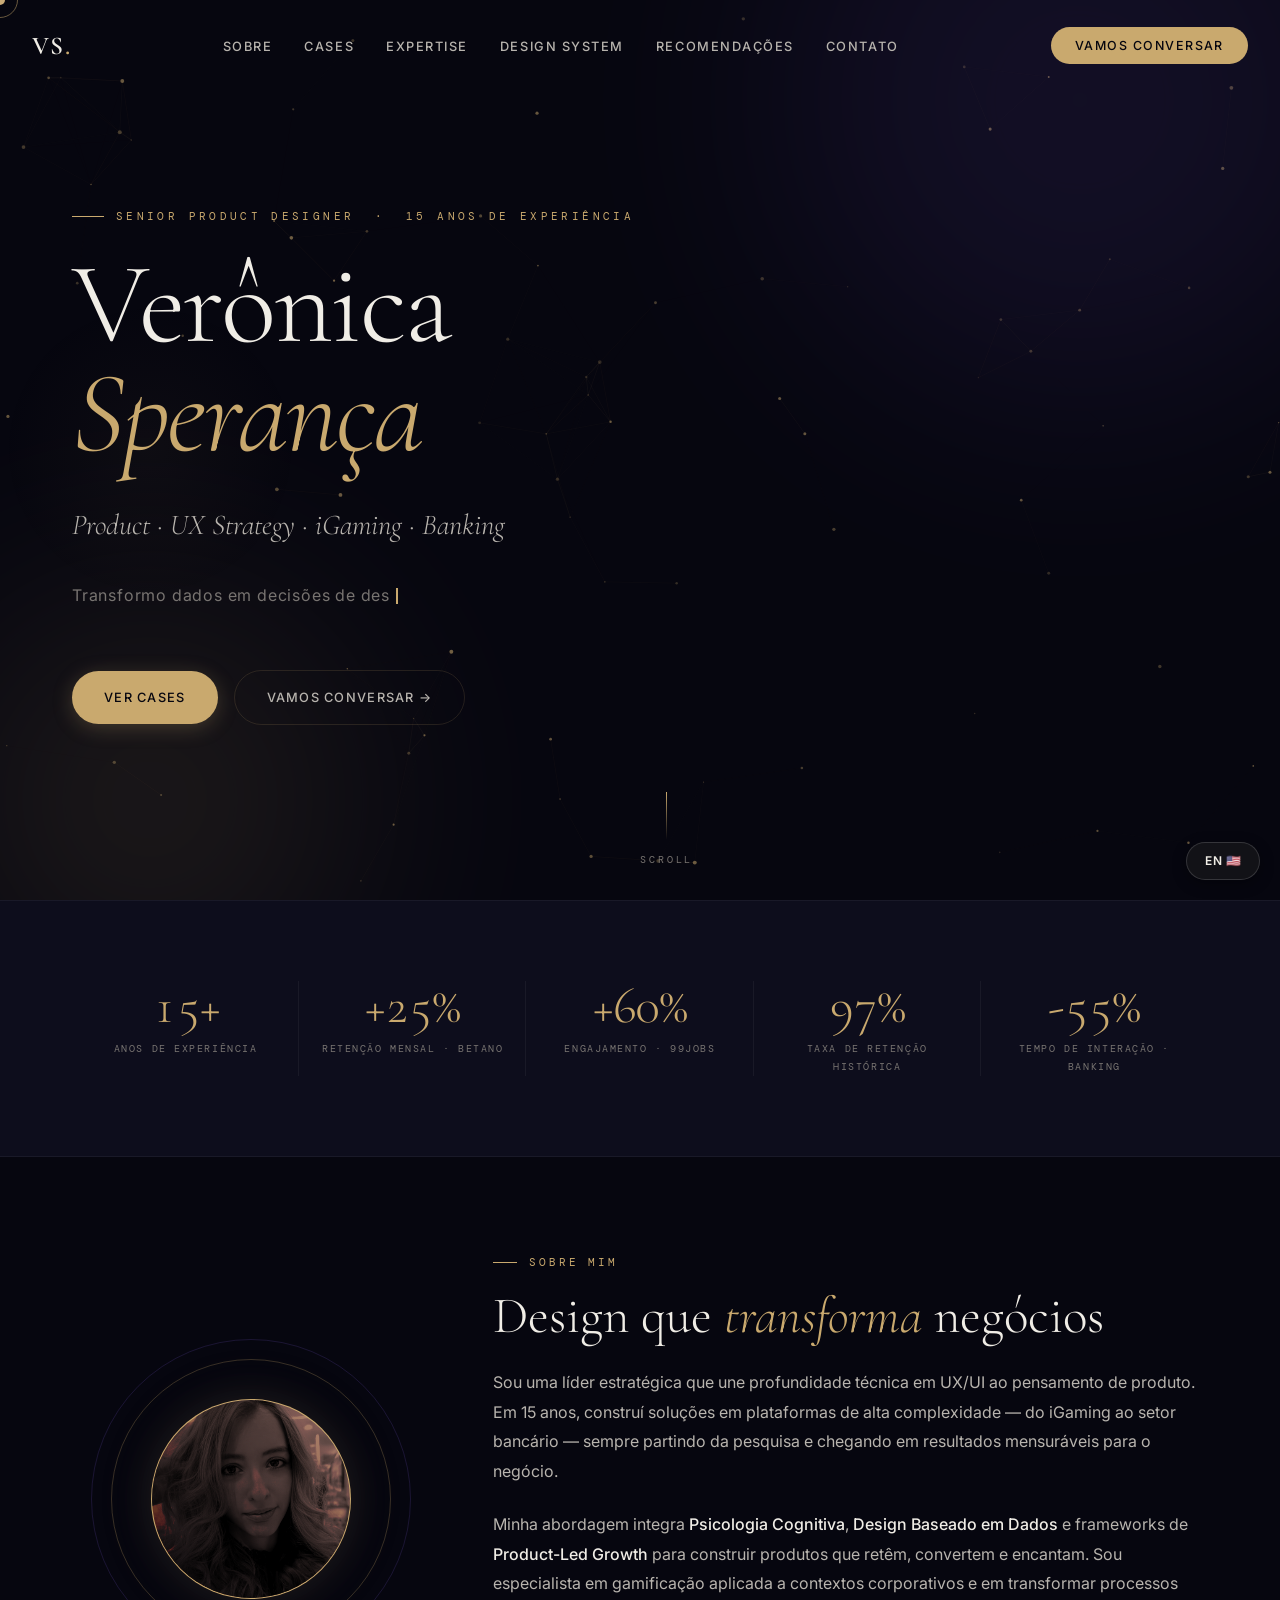
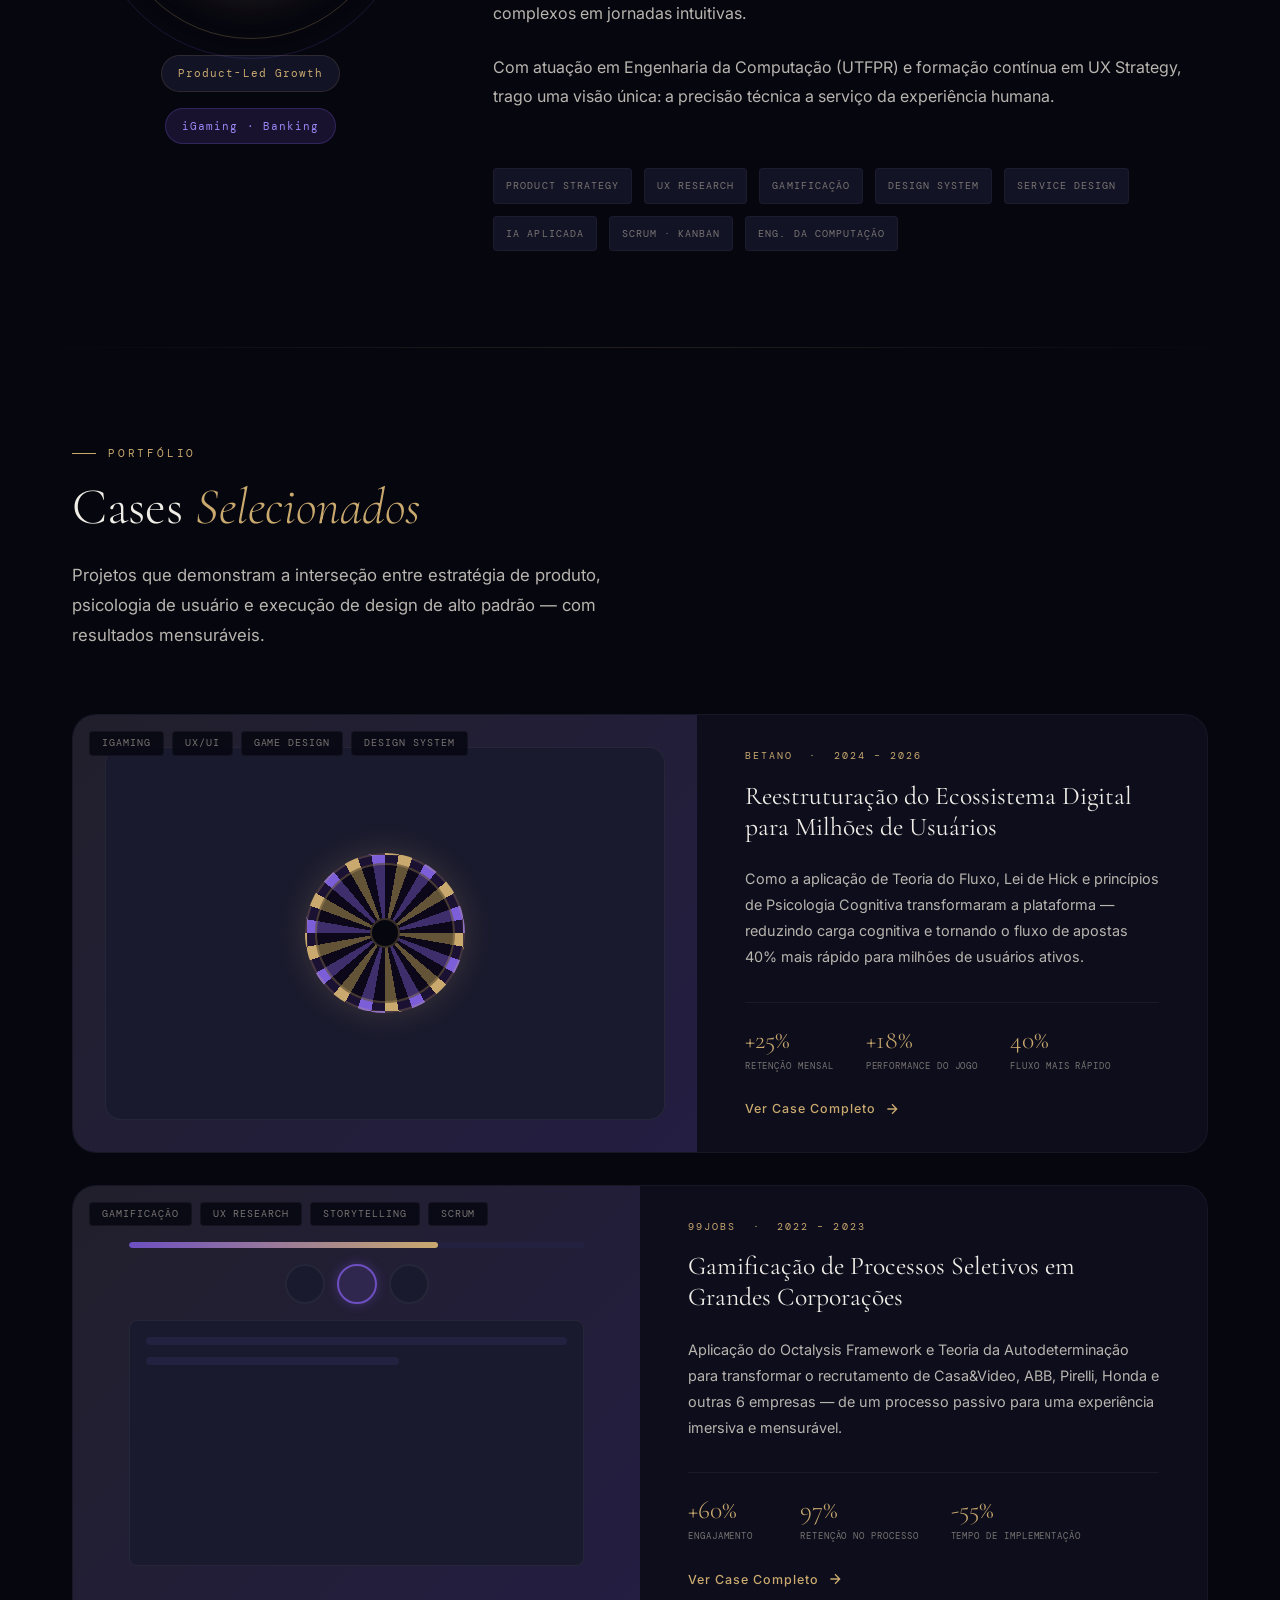
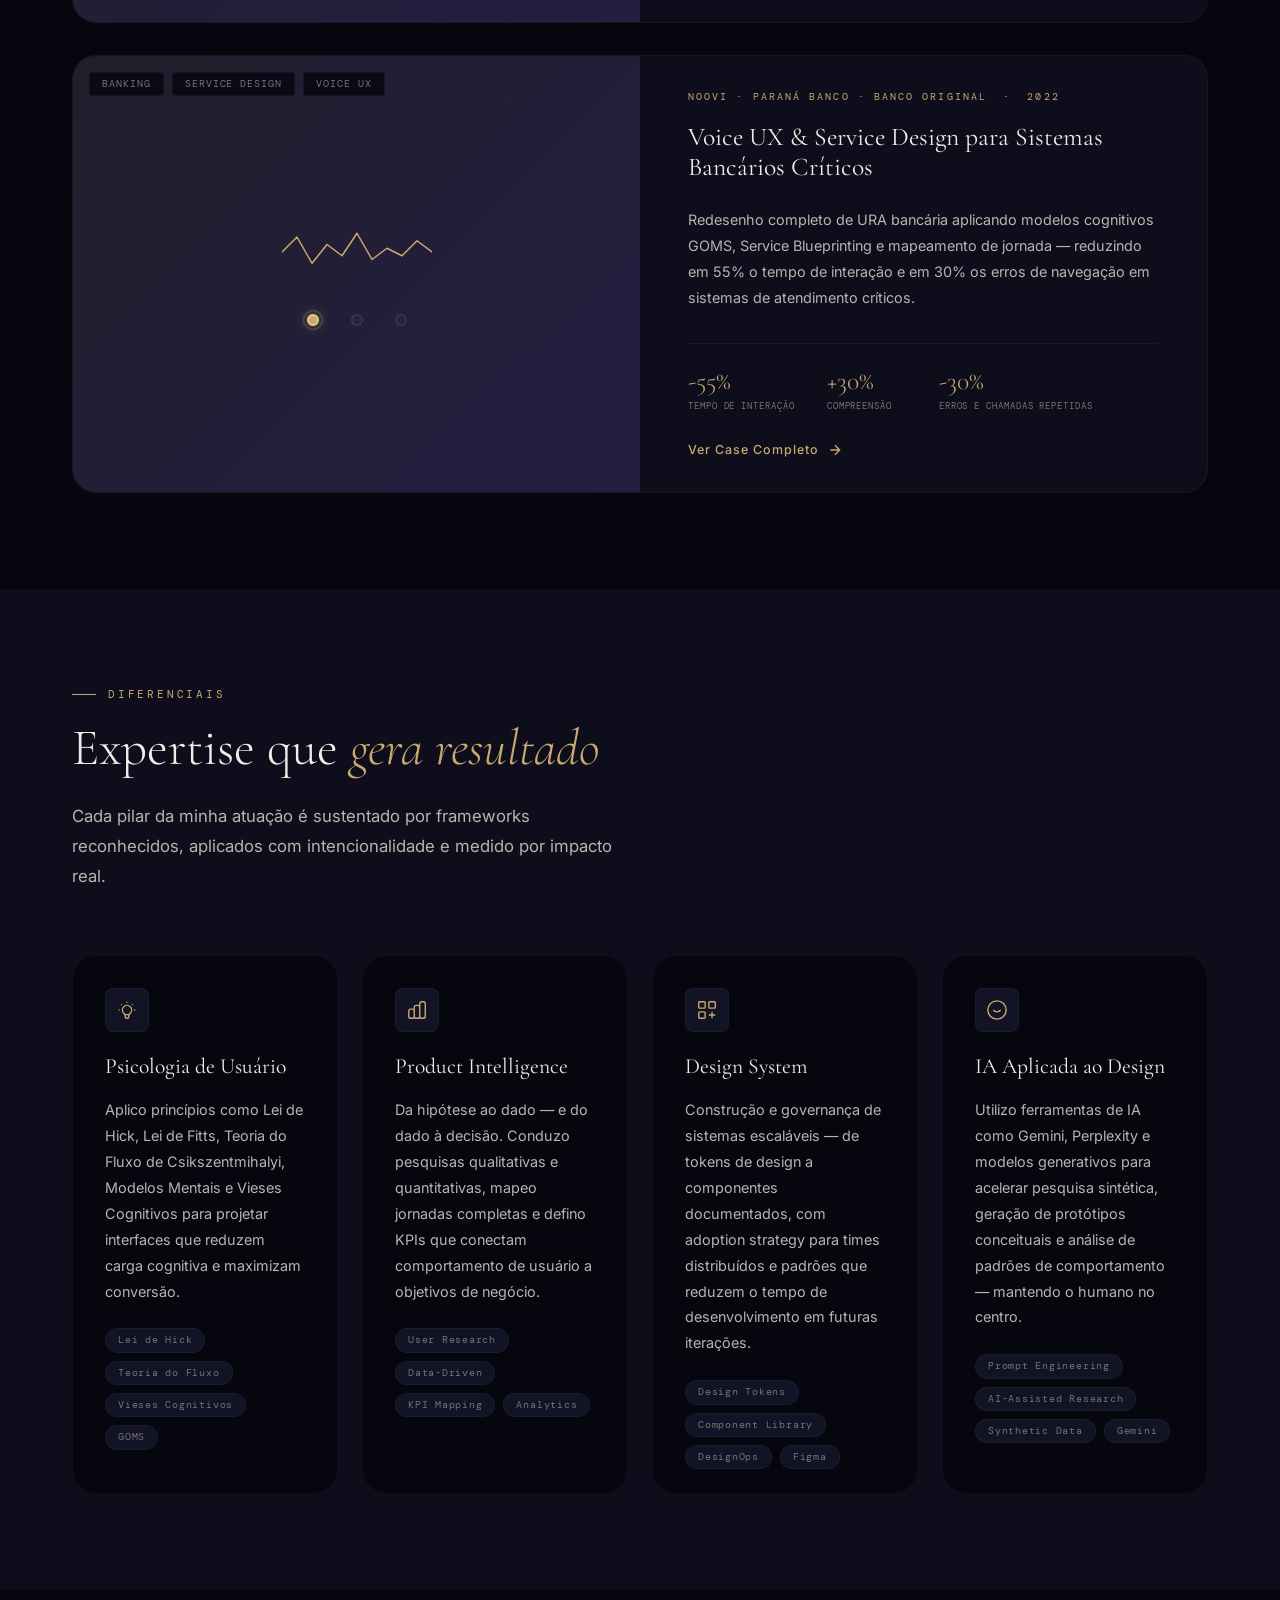
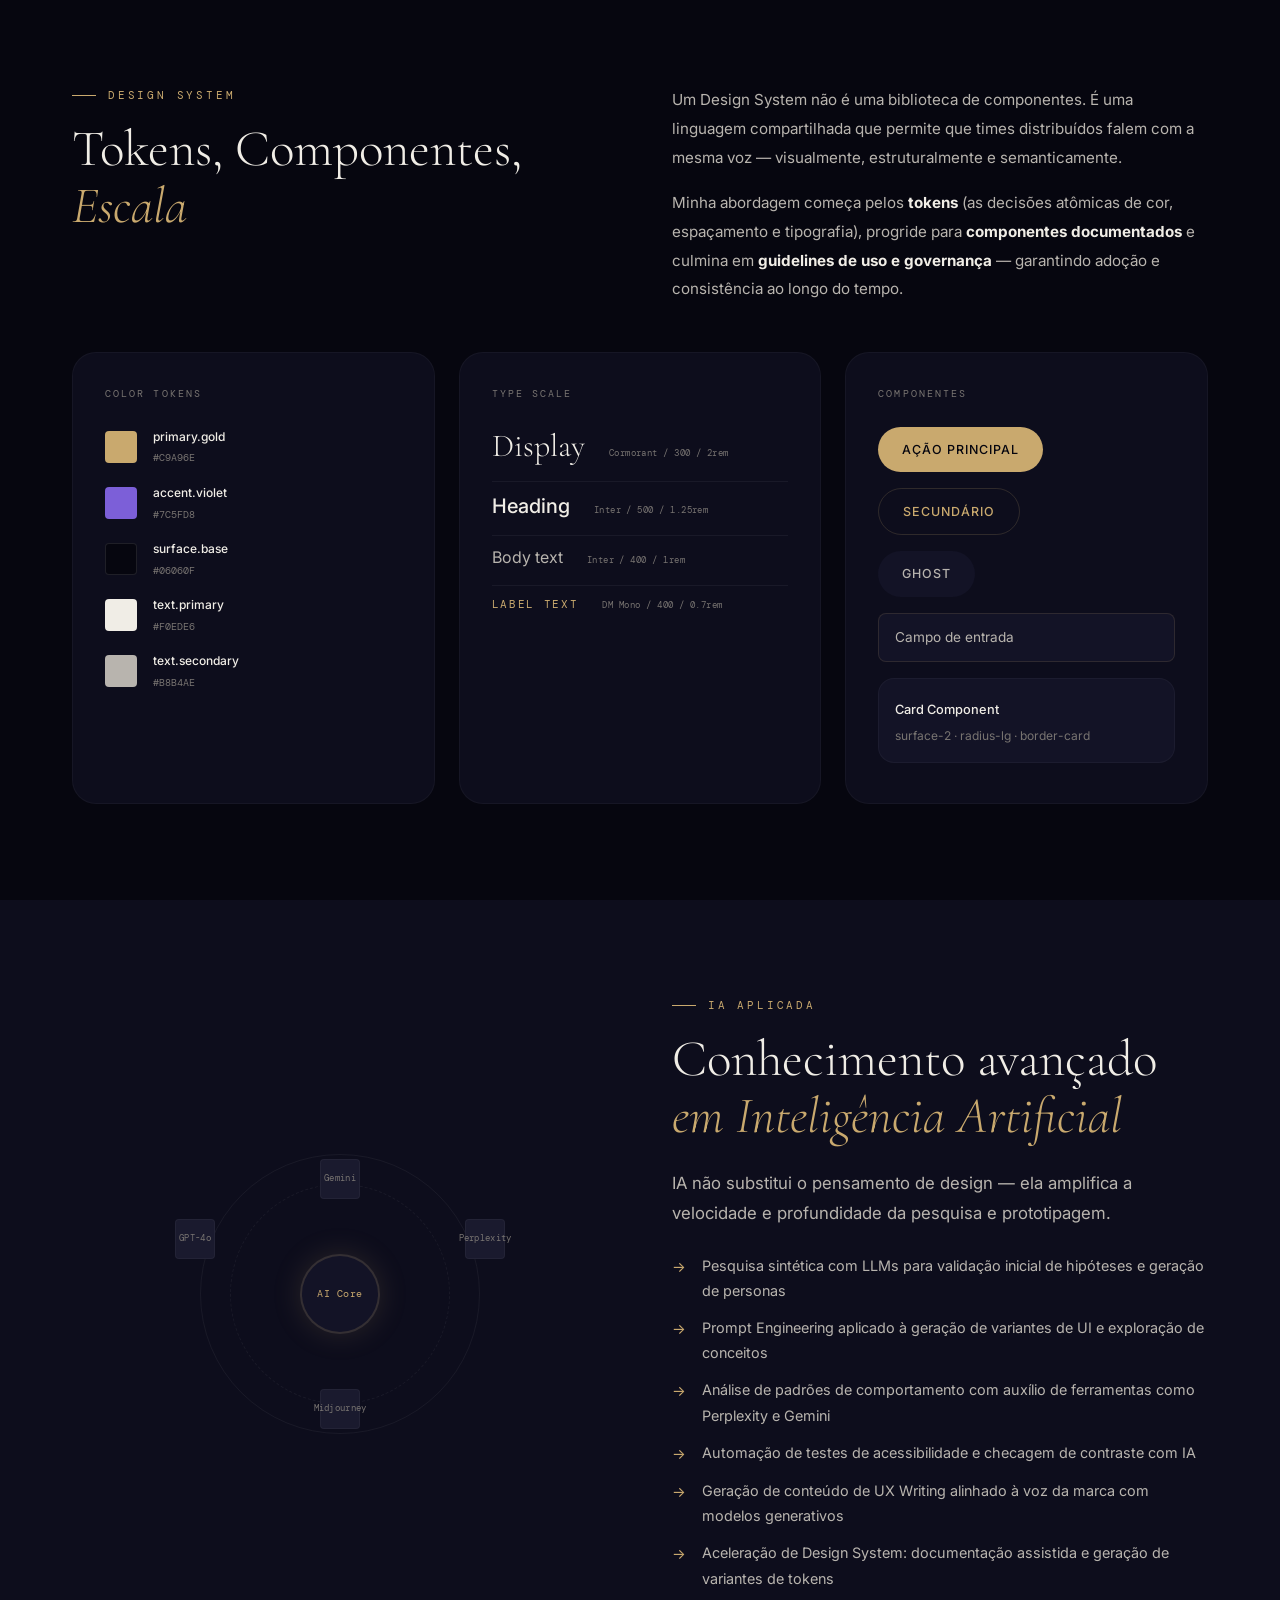
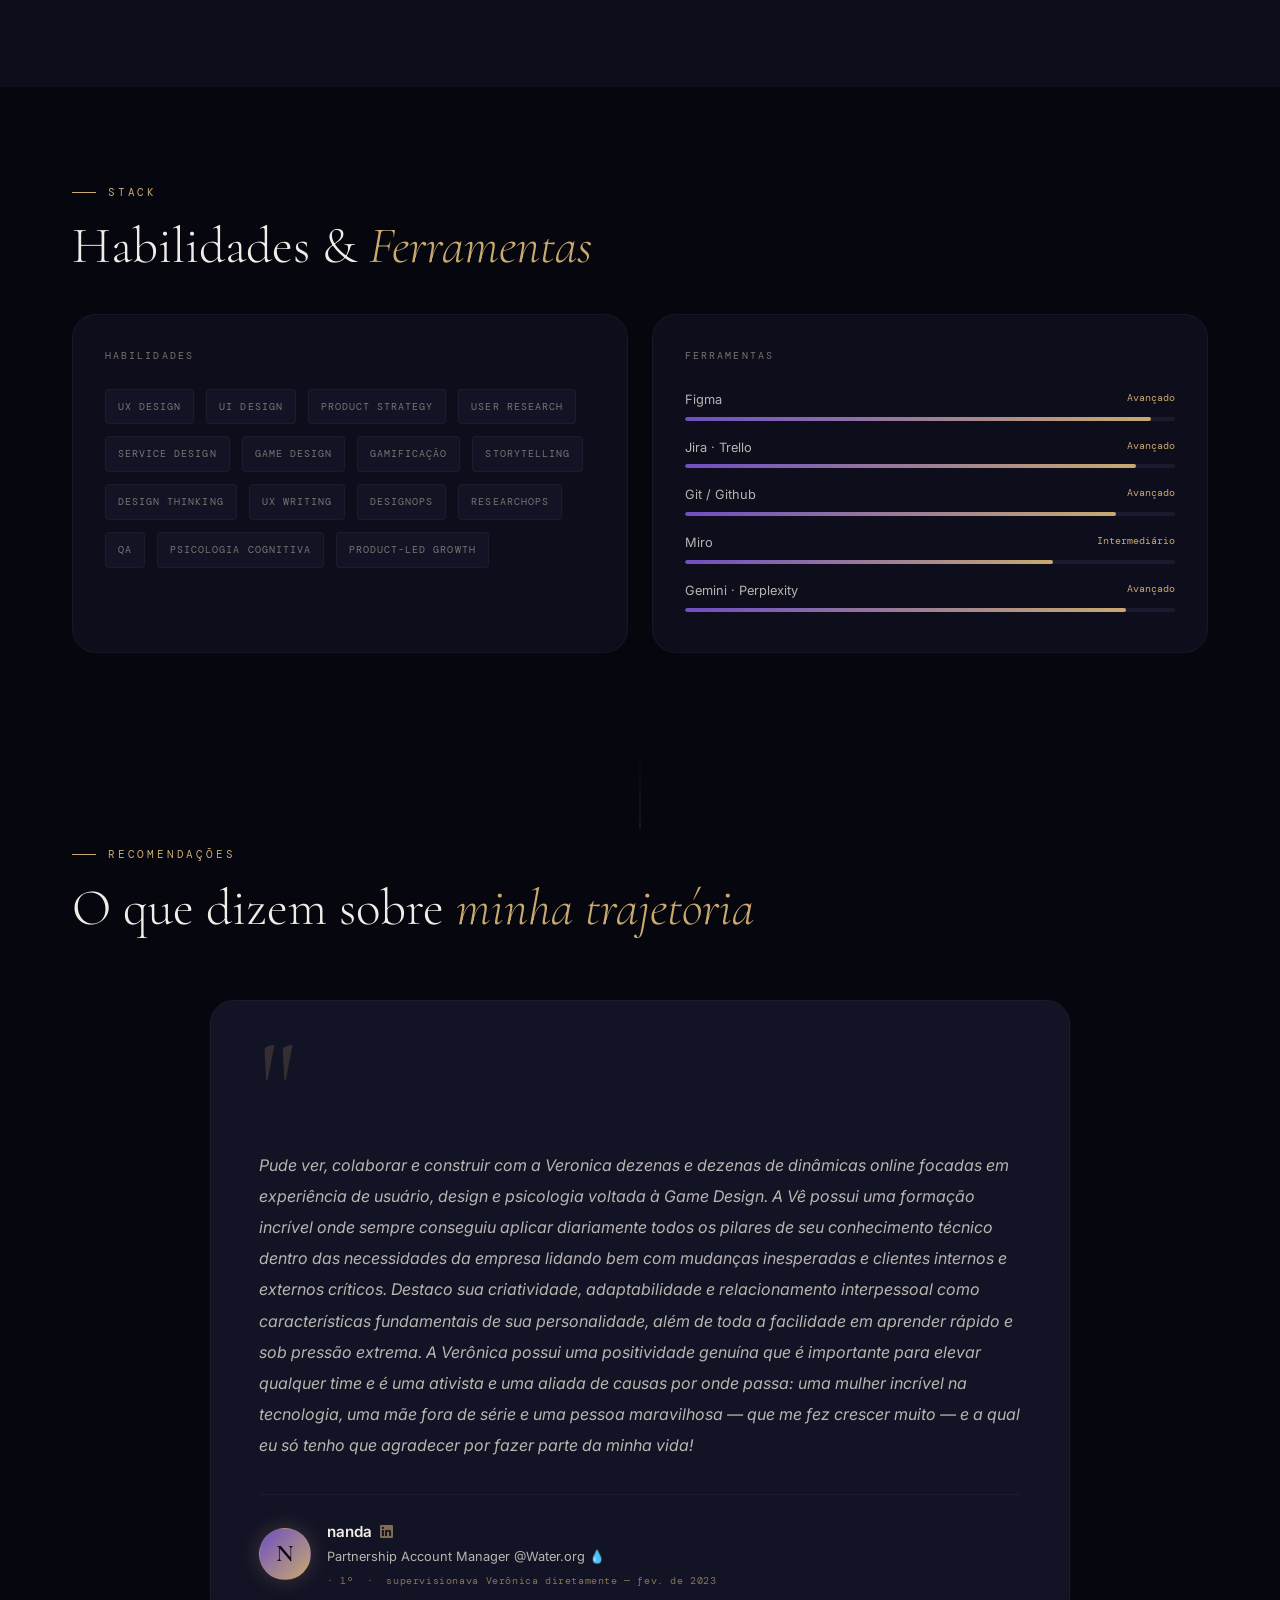
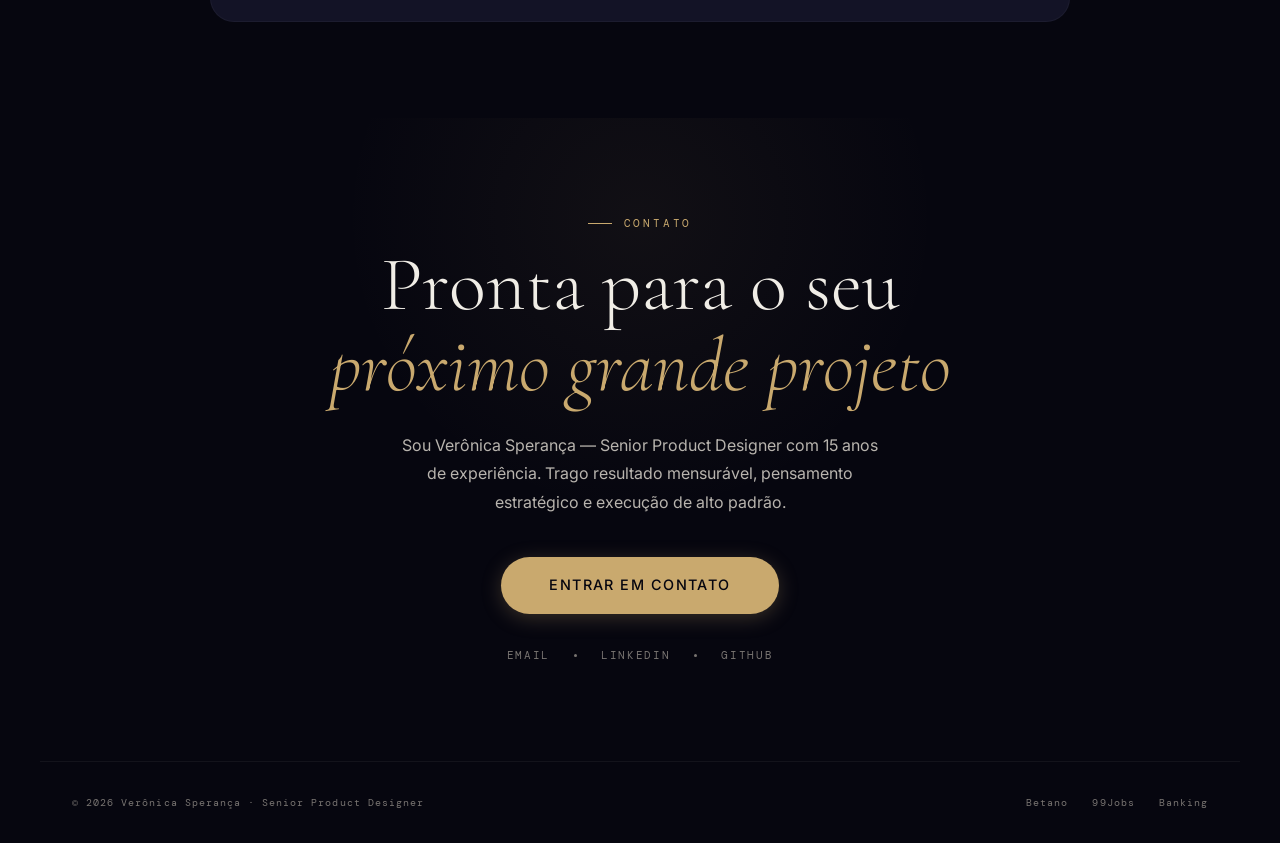
<file: index.html>
<!DOCTYPE html>
<html lang="pt-BR">
<head>
  <meta charset="UTF-8" />
  <meta name="viewport" content="width=device-width, initial-scale=1.0" />
  <title>Verônica Sperança — Senior Product Designer</title>
  <meta name="description" content="Senior Product Designer com 15 anos de experiência em UX/UI, iGaming e Banking. Especialista em Product-Led Growth, Design Systems e IA Aplicada." />
  <meta property="og:title" content="Verônica Sperança — Senior Product Designer" />
  <meta property="og:description" content="15 anos transformando complexidade em experiências que convertem, retêm e encantam." />
  <link rel="preconnect" href="https://fonts.googleapis.com" />
  <link rel="preconnect" href="https://fonts.gstatic.com" crossorigin />
  <link href="https://fonts.googleapis.com/css2?family=Cormorant+Garamond:ital,wght@0,300;0,400;0,600;1,300;1,400;1,600&family=Inter:wght@300;400;500;600;700&family=DM+Mono:wght@400;500&display=swap" rel="stylesheet" />
  <link rel="stylesheet" href="style.css" />
</head>
<body>

<style>
.lang-toggle{position:fixed;bottom:20px;right:20px;z-index:99999;background:rgba(20,20,25,0.9);backdrop-filter:blur(6px);color:#F0EDE6;padding:8px 18px;border-radius:999px;font-family:'Inter',sans-serif;font-size:12px;font-weight:600;letter-spacing:.04em;text-decoration:none;border:1px solid rgba(255,255,255,0.15);box-shadow:0 4px 14px rgba(0,0,0,0.35);transition:background .2s ease,transform .2s ease;}
.lang-toggle:hover{background:rgba(201,169,110,0.9);color:#111;transform:translateY(-1px);}
@media (max-width:640px){.lang-toggle{bottom:16px;right:16px;padding:7px 14px;font-size:11px;}}
</style>

<a href="en/index.html" class="lang-toggle" aria-label="Switch to English version">EN 🇺🇸</a>


  <!-- Custom cursor -->
  <div class="cursor"></div>
  <div class="cursor-ring"></div>

  <!-- Scroll progress -->
  <div class="scroll-progress" id="scrollProgress"></div>

  <!-- ====== NAVIGATION ====== -->
  <nav class="nav" id="nav" role="navigation" aria-label="Main navigation">
    <a href="index.html" class="nav__logo" aria-label="Home">VS<span class="nav__logo-dot">.</span></a>
    <ul class="nav__links" role="list">
      <li><a href="#sobre"    class="nav__link">Sobre</a></li>
      <li><a href="#cases"    class="nav__link">Cases</a></li>
      <li><a href="#expertise" class="nav__link">Expertise</a></li>
      <li><a href="#ds"       class="nav__link">Design System</a></li>
      <li><a href="#recomendacoes" class="nav__link">Recomendações</a></li>
      <li><a href="#contato"  class="nav__link">Contato</a></li>
    </ul>
    <a href="#contato" class="nav__cta">Vamos conversar</a>
    <button class="nav__menu-btn" id="menuBtn" aria-label="Menu" aria-expanded="false">
      <span></span><span></span><span></span>
    </button>
  </nav>

  <!-- Mobile Menu -->
  <div class="mobile-menu" id="mobileMenu" role="dialog" aria-modal="true" aria-label="Navegação mobile">
    <ul role="list">
      <li><a href="#sobre">Sobre</a></li>
      <li><a href="#cases">Cases</a></li>
      <li><a href="#expertise">Expertise</a></li>
      <li><a href="#ds">Design System</a></li>
      <li><a href="#recomendacoes">Recomendações</a></li>
      <li><a href="#contato">Contato</a></li>
    </ul>
  </div>

  <!-- ====== HERO ====== -->
  <section class="hero" aria-label="Introdução">
    <canvas id="particleCanvas" aria-hidden="true"></canvas>
    <div class="hero__ambient" aria-hidden="true">
      <div class="hero__ambient-orb hero__ambient-orb--1"></div>
      <div class="hero__ambient-orb hero__ambient-orb--2"></div>
    </div>

    <div class="hero__content">
      <div class="hero__eyebrow" aria-label="Especialização">
        Senior Product Designer &nbsp;·&nbsp; 15 anos de experiência
      </div>
      <h1 class="hero__name">
        Verônica<br>
        <span class="hero__name-em">Sperança</span>
      </h1>
      <p class="hero__role">Product · UX Strategy · iGaming · Banking</p>
      <div class="hero__tagline-wrap">
        <span class="hero__tagline" id="typedText"></span>
      </div>
      <div class="hero__cta-group">
        <a href="#cases" class="btn btn--primary">Ver Cases</a>
        <a href="#contato" class="btn btn--ghost">Vamos conversar →</a>
      </div>
    </div>

    <div class="hero__scroll" aria-hidden="true">
      <div class="hero__scroll-line"></div>
      <span>scroll</span>
    </div>
  </section>

  <!-- ====== METRICS ====== -->
  <section class="metrics" aria-label="Principais resultados">
    <div class="container">
      <div class="metrics__grid">
        <div class="metric-item">
          <div class="metric-item__number">
            <span class="counter" data-target="15">0</span>+
          </div>
          <div class="metric-item__label">Anos de Experiência</div>
        </div>
        <div class="metric-item">
          <div class="metric-item__number">
            +<span class="counter" data-target="25">0</span>%
          </div>
          <div class="metric-item__label">Retenção Mensal · Betano</div>
        </div>
        <div class="metric-item">
          <div class="metric-item__number">
            +<span class="counter" data-target="60">0</span>%
          </div>
          <div class="metric-item__label">Engajamento · 99Jobs</div>
        </div>
        <div class="metric-item">
          <div class="metric-item__number">
            <span class="counter" data-target="97">0</span>%
          </div>
          <div class="metric-item__label">Taxa de Retenção Histórica</div>
        </div>
        <div class="metric-item">
          <div class="metric-item__number">
            -<span class="counter" data-target="55">0</span>%
          </div>
          <div class="metric-item__label">Tempo de Interação · Banking</div>
        </div>
      </div>
    </div>
  </section>

  <!-- ====== ABOUT ====== -->
  <section class="about" id="sobre" aria-label="Sobre Verônica">
    <div class="container">
      <div class="about__grid">
        <div class="about__visual reveal">
          <div class="about__avatar-frame">
            
            <!-- SUA FOTO COM FILTRO VIP (Substituindo o placeholder) -->
            <div class="avatar-premium-filter">
              <img src="imagens/image_33dc3c.jpg" alt="Verônica Sperança — Senior Product Designer">
            </div>

            <!-- Anéis de animação mantidos exatamente iguais -->
            <div class="about__avatar-ring" aria-hidden="true"></div>
            <div class="about__avatar-ring about__avatar-ring--2" aria-hidden="true"></div>
            
          </div>
          <div class="about__badge">Product-Led Growth</div>
          <div class="about__badge about__badge--2">iGaming · Banking</div>
        </div>
        <div class="about__text">
          <div class="section-label">Sobre mim</div>
          <h2 class="section-title">Design que <em>transforma</em> negócios</h2>
          <p class="about__body">
            Sou uma líder estratégica que une profundidade técnica em UX/UI ao pensamento de produto. Em 15 anos, construí soluções em plataformas de alta complexidade — do iGaming ao setor bancário — sempre partindo da pesquisa e chegando em resultados mensuráveis para o negócio.
          </p>
          <p class="about__body">
            Minha abordagem integra <strong>Psicologia Cognitiva</strong>, <strong>Design Baseado em Dados</strong> e frameworks de <strong>Product-Led Growth</strong> para construir produtos que retêm, convertem e encantam. Sou especialista em gamificação aplicada a contextos corporativos e em transformar processos complexos em jornadas intuitivas.
          </p>
          <p class="about__body">
            Com atuação em Engenharia da Computação (UTFPR) e formação contínua em UX Strategy, trago uma visão única: a precisão técnica a serviço da experiência humana.
          </p>
          <div class="about__tags">
            <span class="tag">Product Strategy</span>
            <span class="tag">UX Research</span>
            <span class="tag">Gamificação</span>
            <span class="tag">Design System</span>
            <span class="tag">Service Design</span>
            <span class="tag">IA Aplicada</span>
            <span class="tag">Scrum · Kanban</span>
            <span class="tag">Eng. da Computação</span>
          </div>
        </div>
      </div>
    </div>
  </section>

  <div class="divider"></div>

  <!-- ====== CASES ====== -->
  <section class="cases" id="cases" aria-label="Cases selecionados">
    <div class="container">
      <div class="section-header reveal">
        <div class="section-label">Portfólio</div>
        <h2 class="section-title">Cases <em>Selecionados</em></h2>
        <p class="section-subtitle">Projetos que demonstram a interseção entre estratégia de produto, psicologia de usuário e execução de design de alto padrão — com resultados mensuráveis.</p>
      </div>

      <div class="cases__grid">

        <!-- ── CASE 1: BETANO ── -->
        <article class="case-card case-card--featured">
          <a href="case-betano.html" class="case-card__link" aria-label="Ver case Betano completo">
            <div class="case-card__visual">
              <div class="mockup-screen">
                <div class="mockup-roulette" role="img" aria-label="Interface de roleta redesenhada">
                  <div class="roulette-wheel"></div>
                  <div class="roulette-track"></div>
                </div>
              </div>
              <div class="case-card__tags-float" aria-label="Tags do projeto">
                <span>iGaming</span>
                <span>UX/UI</span>
                <span>Game Design</span>
                <span>Design System</span>
              </div>
            </div>
            <div class="case-card__body">
              <div class="case-card__company">Betano &nbsp;·&nbsp; 2024 – 2026</div>
              <h3 class="case-card__title">Reestruturação do Ecossistema Digital para Milhões de Usuários</h3>
              <p class="case-card__excerpt">
                Como a aplicação de Teoria do Fluxo, Lei de Hick e princípios de Psicologia Cognitiva transformaram a plataforma — reduzindo carga cognitiva e tornando o fluxo de apostas 40% mais rápido para milhões de usuários ativos.
              </p>
              <div class="case-card__metrics">
                <div class="case-metric">
                  <span class="case-metric__value">+25%</span>
                  <span class="case-metric__label">Retenção Mensal</span>
                </div>
                <div class="case-metric">
                  <span class="case-metric__value">+18%</span>
                  <span class="case-metric__label">Performance do Jogo</span>
                </div>
                <div class="case-metric">
                  <span class="case-metric__value">40%</span>
                  <span class="case-metric__label">Fluxo Mais Rápido</span>
                </div>
              </div>
              <div class="case-card__cta">
                Ver Case Completo
                <svg width="16" height="16" viewBox="0 0 24 24" fill="none" stroke="currentColor" stroke-width="2" aria-hidden="true"><path d="M5 12h14M12 5l7 7-7 7"/></svg>
              </div>
            </div>
          </a>
        </article>

        <!-- ── CASE 2: 99JOBS ── -->
        <article class="case-card" style="transition-delay:.1s">
          <a href="case-99jobs.html" class="case-card__link" aria-label="Ver case 99Jobs completo">
            <div class="case-card__visual">
              <div class="mockup-game-ui" role="img" aria-label="Interface gamificada de recrutamento">
                <div class="game-progress-bar">
                  <div class="game-progress-fill"></div>
                </div>
                <div class="game-badge-row">
                  <div class="game-badge"></div>
                  <div class="game-badge game-badge--active"></div>
                  <div class="game-badge"></div>
                </div>
                <div class="game-card-preview">
                  <div class="game-card-line"></div>
                  <div class="game-card-line short"></div>
                </div>
              </div>
              <div class="case-card__tags-float">
                <span>Gamificação</span>
                <span>UX Research</span>
                <span>Storytelling</span>
                <span>Scrum</span>
              </div>
            </div>
            <div class="case-card__body">
              <div class="case-card__company">99Jobs &nbsp;·&nbsp; 2022 – 2023</div>
              <h3 class="case-card__title">Gamificação de Processos Seletivos em Grandes Corporações</h3>
              <p class="case-card__excerpt">
                Aplicação do Octalysis Framework e Teoria da Autodeterminação para transformar o recrutamento de Casa&Video, ABB, Pirelli, Honda e outras 6 empresas — de um processo passivo para uma experiência imersiva e mensurável.
              </p>
              <div class="case-card__metrics">
                <div class="case-metric">
                  <span class="case-metric__value">+60%</span>
                  <span class="case-metric__label">Engajamento</span>
                </div>
                <div class="case-metric">
                  <span class="case-metric__value">97%</span>
                  <span class="case-metric__label">Retenção no Processo</span>
                </div>
                <div class="case-metric">
                  <span class="case-metric__value">-55%</span>
                  <span class="case-metric__label">Tempo de Implementação</span>
                </div>
              </div>
              <div class="case-card__cta">
                Ver Case Completo
                <svg width="16" height="16" viewBox="0 0 24 24" fill="none" stroke="currentColor" stroke-width="2" aria-hidden="true"><path d="M5 12h14M12 5l7 7-7 7"/></svg>
              </div>
            </div>
          </a>
        </article>

        <!-- ── CASE 3: BANKING ── -->
        <article class="case-card" style="transition-delay:.2s">
          <a href="case-banking.html" class="case-card__link" aria-label="Ver case Banking completo">
            <div class="case-card__visual">
              <div class="mockup-ura" role="img" aria-label="Visualização de sistema URA bancário">
                <div class="ura-wave">
                  <svg viewBox="0 0 200 80" xmlns="http://www.w3.org/2000/svg" aria-hidden="true">
                    <polyline points="0,40 20,20 40,55 60,30 80,45 100,15 120,50 140,35 160,45 180,25 200,40"
                      fill="none" stroke="#C9A96E" stroke-width="2" stroke-linecap="round" stroke-linejoin="round"/>
                  </svg>
                </div>
                <div class="ura-nodes">
                  <div class="ura-node active"></div>
                  <div class="ura-node"></div>
                  <div class="ura-node"></div>
                </div>
              </div>
              <div class="case-card__tags-float">
                <span>Banking</span>
                <span>Service Design</span>
                <span>Voice UX</span>
              </div>
            </div>
            <div class="case-card__body">
              <div class="case-card__company">NOOVI · Paraná Banco · Banco Original &nbsp;·&nbsp; 2022</div>
              <h3 class="case-card__title">Voice UX & Service Design para Sistemas Bancários Críticos</h3>
              <p class="case-card__excerpt">
                Redesenho completo de URA bancária aplicando modelos cognitivos GOMS, Service Blueprinting e mapeamento de jornada — reduzindo em 55% o tempo de interação e em 30% os erros de navegação em sistemas de atendimento críticos.
              </p>
              <div class="case-card__metrics">
                <div class="case-metric">
                  <span class="case-metric__value">-55%</span>
                  <span class="case-metric__label">Tempo de Interação</span>
                </div>
                <div class="case-metric">
                  <span class="case-metric__value">+30%</span>
                  <span class="case-metric__label">Compreensão</span>
                </div>
                <div class="case-metric">
                  <span class="case-metric__value">-30%</span>
                  <span class="case-metric__label">Erros e Chamadas Repetidas</span>
                </div>
              </div>
              <div class="case-card__cta">
                Ver Case Completo
                <svg width="16" height="16" viewBox="0 0 24 24" fill="none" stroke="currentColor" stroke-width="2" aria-hidden="true"><path d="M5 12h14M12 5l7 7-7 7"/></svg>
              </div>
            </div>
          </a>
        </article>
      </div>
    </div>
  </section>

  <!-- ====== EXPERTISE ====== -->
  <section class="expertise" id="expertise" aria-label="Áreas de expertise">
    <div class="container">
      <div class="section-header reveal">
        <div class="section-label">Diferenciais</div>
        <h2 class="section-title">Expertise que <em>gera resultado</em></h2>
        <p class="section-subtitle">Cada pilar da minha atuação é sustentado por frameworks reconhecidos, aplicados com intencionalidade e medido por impacto real.</p>
      </div>

      <div class="expertise__grid">

        <div class="expertise-card reveal">
          <div class="expertise-card__icon" aria-hidden="true">
            <svg width="22" height="22" viewBox="0 0 24 24" fill="none" stroke="currentColor" stroke-width="1.5"><path d="M9.663 17h4.673M12 3v1m6.364 1.636l-.707.707M21 12h-1M4 12H3m3.343-5.657l-.707-.707m2.828 9.9a5 5 0 117.072 0l-.548.547A3.374 3.374 0 0014 18.469V19a2 2 0 11-4 0v-.531c0-.895-.356-1.754-.988-2.386l-.548-.547z"/></svg>
          </div>
          <h3>Psicologia de Usuário</h3>
          <p>Aplico princípios como Lei de Hick, Lei de Fitts, Teoria do Fluxo de Csikszentmihalyi, Modelos Mentais e Vieses Cognitivos para projetar interfaces que reduzem carga cognitiva e maximizam conversão.</p>
          <div class="expertise-card__tags">
            <span>Lei de Hick</span><span>Teoria do Fluxo</span><span>Vieses Cognitivos</span><span>GOMS</span>
          </div>
        </div>

        <div class="expertise-card reveal" data-delay="100">
          <div class="expertise-card__icon" aria-hidden="true">
            <svg width="22" height="22" viewBox="0 0 24 24" fill="none" stroke="currentColor" stroke-width="1.5"><path d="M9 19v-6a2 2 0 00-2-2H5a2 2 0 00-2 2v6a2 2 0 002 2h2a2 2 0 002-2zm0 0V9a2 2 0 012-2h2a2 2 0 012 2v10m-6 0a2 2 0 002 2h2a2 2 0 002-2m0 0V5a2 2 0 012-2h2a2 2 0 012 2v14a2 2 0 01-2 2h-2a2 2 0 01-2-2z"/></svg>
          </div>
          <h3>Product Intelligence</h3>
          <p>Da hipótese ao dado — e do dado à decisão. Conduzo pesquisas qualitativas e quantitativas, mapeo jornadas completas e defino KPIs que conectam comportamento de usuário a objetivos de negócio.</p>
          <div class="expertise-card__tags">
            <span>User Research</span><span>Data-Driven</span><span>KPI Mapping</span><span>Analytics</span>
          </div>
        </div>

        <div class="expertise-card reveal" data-delay="200">
          <div class="expertise-card__icon" aria-hidden="true">
            <svg width="22" height="22" viewBox="0 0 24 24" fill="none" stroke="currentColor" stroke-width="1.5"><rect x="3" y="3" width="7" height="7" rx="1"/><rect x="14" y="3" width="7" height="7" rx="1"/><rect x="3" y="14" width="7" height="7" rx="1"/><path d="M14 17.5h7M17.5 14v7"/></svg>
          </div>
          <h3>Design System</h3>
          <p>Construção e governança de sistemas escaláveis — de tokens de design a componentes documentados, com adoption strategy para times distribuídos e padrões que reduzem o tempo de desenvolvimento em futuras iterações.</p>
          <div class="expertise-card__tags">
            <span>Design Tokens</span><span>Component Library</span><span>DesignOps</span><span>Figma</span>
          </div>
        </div>

        <div class="expertise-card reveal" data-delay="300">
          <div class="expertise-card__icon" aria-hidden="true">
            <svg width="22" height="22" viewBox="0 0 24 24" fill="none" stroke="currentColor" stroke-width="1.5"><path d="M12 2a10 10 0 100 20A10 10 0 0012 2z"/><path d="M8 12s1.5 2 4 2 4-2 4-2M9 9h.01M15 9h.01"/></svg>
          </div>
          <h3>IA Aplicada ao Design</h3>
          <p>Utilizo ferramentas de IA como Gemini, Perplexity e modelos generativos para acelerar pesquisa sintética, geração de protótipos conceituais e análise de padrões de comportamento — mantendo o humano no centro.</p>
          <div class="expertise-card__tags">
            <span>Prompt Engineering</span><span>AI-Assisted Research</span><span>Synthetic Data</span><span>Gemini</span>
          </div>
        </div>

      </div>
    </div>
  </section>

  <!-- ====== DESIGN SYSTEM SHOWCASE ====== -->
  <section class="ds-showcase" id="ds" aria-label="Design System">
    <div class="container">

      <div class="ds-section-intro reveal">
        <div>
          <div class="section-label">Design System</div>
          <h2 class="section-title">Tokens, Componentes,<br><em>Escala</em></h2>
        </div>
        <div>
          <p class="ds-body">
            Um Design System não é uma biblioteca de componentes. É uma linguagem compartilhada que permite que times distribuídos falem com a mesma voz — visualmente, estruturalmente e semanticamente.
          </p>
          <p class="ds-body" style="margin-top:1rem;">
            Minha abordagem começa pelos <strong style="color:var(--text-1)">tokens</strong> (as decisões atômicas de cor, espaçamento e tipografia), progride para <strong style="color:var(--text-1)">componentes documentados</strong> e culmina em <strong style="color:var(--text-1)">guidelines de uso e governança</strong> — garantindo adoção e consistência ao longo do tempo.
          </p>
        </div>
      </div>

      <div class="ds-grid reveal">

        <!-- Color tokens -->
        <div class="ds-card">
          <div class="ds-card__label">Color Tokens</div>
          <div class="ds-color-row">
            <div class="ds-swatch">
              <div class="ds-swatch__dot" style="background:#C9A96E"></div>
              <div class="ds-swatch__info">
                <span class="ds-swatch__name">primary.gold</span>
                <span class="ds-swatch__value">#C9A96E</span>
              </div>
            </div>
            <div class="ds-swatch">
              <div class="ds-swatch__dot" style="background:#7C5FD8"></div>
              <div class="ds-swatch__info">
                <span class="ds-swatch__name">accent.violet</span>
                <span class="ds-swatch__value">#7C5FD8</span>
              </div>
            </div>
            <div class="ds-swatch">
              <div class="ds-swatch__dot" style="background:#06060F; border:1px solid rgba(255,255,255,0.1)"></div>
              <div class="ds-swatch__info">
                <span class="ds-swatch__name">surface.base</span>
                <span class="ds-swatch__value">#06060F</span>
              </div>
            </div>
            <div class="ds-swatch">
              <div class="ds-swatch__dot" style="background:#F0EDE6"></div>
              <div class="ds-swatch__info">
                <span class="ds-swatch__name">text.primary</span>
                <span class="ds-swatch__value">#F0EDE6</span>
              </div>
            </div>
            <div class="ds-swatch">
              <div class="ds-swatch__dot" style="background:#B8B4AE"></div>
              <div class="ds-swatch__info">
                <span class="ds-swatch__name">text.secondary</span>
                <span class="ds-swatch__value">#B8B4AE</span>
              </div>
            </div>
          </div>
        </div>

        <!-- Typography scale -->
        <div class="ds-card">
          <div class="ds-card__label">Type Scale</div>
          <div class="ds-type-row">
            <div class="ds-type-item">
              <span class="ds-type-item__sample" style="font-family:'Cormorant Garamond',serif; font-size:2rem; font-weight:300;">Display</span>
              <span class="ds-type-item__meta">Cormorant / 300 / 2rem</span>
            </div>
            <div class="ds-type-item">
              <span class="ds-type-item__sample" style="font-size:1.25rem; font-weight:500;">Heading</span>
              <span class="ds-type-item__meta">Inter / 500 / 1.25rem</span>
            </div>
            <div class="ds-type-item">
              <span class="ds-type-item__sample" style="font-size:1rem; color:var(--text-2);">Body text</span>
              <span class="ds-type-item__meta">Inter / 400 / 1rem</span>
            </div>
            <div class="ds-type-item">
              <span class="ds-type-item__sample" style="font-family:'DM Mono',monospace; font-size:0.7rem; letter-spacing:.15em; color:var(--gold);">LABEL TEXT</span>
              <span class="ds-type-item__meta">DM Mono / 400 / 0.7rem</span>
            </div>
          </div>
        </div>

        <!-- Components -->
        <div class="ds-card">
          <div class="ds-card__label">Componentes</div>
          <div class="ds-component-row">
            <div>
              <span class="ds-comp-btn ds-comp-btn--primary">Ação Principal</span>
            </div>
            <div>
              <span class="ds-comp-btn ds-comp-btn--secondary">Secundário</span>
            </div>
            <div>
              <span class="ds-comp-btn ds-comp-btn--ghost">Ghost</span>
            </div>
            <div class="ds-comp-input">Campo de entrada</div>
            <div class="ds-comp-card">
              <span style="font-size:0.8rem; font-weight:500; color:var(--text-1);">Card Component</span>
              <p>surface-2 · radius-lg · border-card</p>
            </div>
          </div>
        </div>

      </div>
    </div>
  </section>

  <!-- ====== AI SECTION ====== -->
  <section class="ai-section" aria-label="IA Aplicada">
    <div class="container">
      <div class="ai-grid">

        <div class="ai-visual reveal" aria-hidden="true">
          <div class="ai-visual__orbit">
            <div class="ai-visual__center">AI Core</div>
            <div class="ai-orbit-ring ai-orbit-ring--1"></div>
            <div class="ai-orbit-ring ai-orbit-ring--2"></div>

            <div class="ai-orbit-node" style="top:5%; left:50%; transform:translateX(-50%);">Gemini</div>
            <div class="ai-orbit-node" style="top:25%; right:-5%;">Perplexity</div>
            <div class="ai-orbit-node" style="bottom:5%; left:50%; transform:translateX(-50%);">Midjourney</div>
            <div class="ai-orbit-node" style="top:25%; left:-5%;">GPT-4o</div>
          </div>
        </div>

        <div class="ai-content reveal" data-delay="100">
          <div class="section-label">IA Aplicada</div>
          <h2 class="section-title">Conhecimento avançado<br><em>em Inteligência Artificial</em></h2>
          <p class="section-subtitle">IA não substitui o pensamento de design — ela amplifica a velocidade e profundidade da pesquisa e prototipagem.</p>
          <ul>
            <li>Pesquisa sintética com LLMs para validação inicial de hipóteses e geração de personas</li>
            <li>Prompt Engineering aplicado à geração de variantes de UI e exploração de conceitos</li>
            <li>Análise de padrões de comportamento com auxílio de ferramentas como Perplexity e Gemini</li>
            <li>Automação de testes de acessibilidade e checagem de contraste com IA</li>
            <li>Geração de conteúdo de UX Writing alinhado à voz da marca com modelos generativos</li>
            <li>Aceleração de Design System: documentação assistida e geração de variantes de tokens</li>
          </ul>
        </div>

      </div>
    </div>
  </section>

  <!-- ====== SKILLS ====== -->
  <section class="skills-section" aria-label="Habilidades e ferramentas">
    <div class="container">
      <div class="reveal">
        <div class="section-label">Stack</div>
        <h2 class="section-title">Habilidades & <em>Ferramentas</em></h2>
      </div>
      <div class="skills-grid">
        <div class="ds-card reveal">
          <div class="ds-card__label">Habilidades</div>
          <div class="skills-tags">
            <span class="tag">UX Design</span><span class="tag">UI Design</span><span class="tag">Product Strategy</span>
            <span class="tag">User Research</span><span class="tag">Service Design</span><span class="tag">Game Design</span>
            <span class="tag">Gamificação</span><span class="tag">Storytelling</span><span class="tag">Design Thinking</span>
            <span class="tag">UX Writing</span><span class="tag">DesignOps</span><span class="tag">ResearchOps</span>
            <span class="tag">QA</span><span class="tag">Psicologia Cognitiva</span><span class="tag">Product-Led Growth</span>
          </div>
        </div>
        <div class="ds-card reveal" data-delay="100">
          <div class="ds-card__label">Ferramentas</div>
          <div class="skills-bars">
            <div>
              <div style="display:flex; justify-content:space-between; margin-bottom:6px;">
                <span style="font-size:.8rem; color:var(--text-2);">Figma</span>
                <span style="font-family:var(--font-mono); font-size:.65rem; color:var(--gold);">Avançado</span>
              </div>
              <div style="height:4px; background:var(--surface-3); border-radius:99px; overflow:hidden;">
                <div class="skill-fill" data-width="95" style="height:100%; background:linear-gradient(90deg, var(--violet), var(--gold)); border-radius:99px; width:0; transition:width 1.2s ease;"></div>
              </div>
            </div>
            <div>
              <div style="display:flex; justify-content:space-between; margin-bottom:6px;">
                <span style="font-size:.8rem; color:var(--text-2);">Jira · Trello</span>
                <span style="font-family:var(--font-mono); font-size:.65rem; color:var(--gold);">Avançado</span>
              </div>
              <div style="height:4px; background:var(--surface-3); border-radius:99px; overflow:hidden;">
                <div class="skill-fill" data-width="92" style="height:100%; background:linear-gradient(90deg, var(--violet), var(--gold)); border-radius:99px; width:0; transition:width 1.3s ease .1s;"></div>
              </div>
            </div>
            <div>
              <div style="display:flex; justify-content:space-between; margin-bottom:6px;">
                <span style="font-size:.8rem; color:var(--text-2);">Git / Github</span>
                <span style="font-family:var(--font-mono); font-size:.65rem; color:var(--gold);">Avançado</span>
              </div>
              <div style="height:4px; background:var(--surface-3); border-radius:99px; overflow:hidden;">
                <div class="skill-fill" data-width="88" style="height:100%; background:linear-gradient(90deg, var(--violet), var(--gold)); border-radius:99px; width:0; transition:width 1.4s ease .2s;"></div>
              </div>
            </div>
            <div>
              <div style="display:flex; justify-content:space-between; margin-bottom:6px;">
                <span style="font-size:.8rem; color:var(--text-2);">Miro</span>
                <span style="font-family:var(--font-mono); font-size:.65rem; color:var(--gold);">Intermediário</span>
              </div>
              <div style="height:4px; background:var(--surface-3); border-radius:99px; overflow:hidden;">
                <div class="skill-fill" data-width="75" style="height:100%; background:linear-gradient(90deg, var(--violet), var(--gold)); border-radius:99px; width:0; transition:width 1.5s ease .3s;"></div>
              </div>
            </div>
            <div>
              <div style="display:flex; justify-content:space-between; margin-bottom:6px;">
                <span style="font-size:.8rem; color:var(--text-2);">Gemini · Perplexity</span>
                <span style="font-family:var(--font-mono); font-size:.65rem; color:var(--gold);">Avançado</span>
              </div>
              <div style="height:4px; background:var(--surface-3); border-radius:99px; overflow:hidden;">
                <div class="skill-fill" data-width="90" style="height:100%; background:linear-gradient(90deg, var(--violet), var(--gold)); border-radius:99px; width:0; transition:width 1.6s ease .4s;"></div>
              </div>
            </div>
          </div>
        </div>
      </div>
    </div>
  </section>

  <!-- ====== RECOMENDAÇÕES ====== -->
  <section class="recommendations" id="recomendacoes" aria-label="Recomendações">
    <div class="container">
      <div class="section-header reveal">
        <div class="section-label">Recomendações</div>
        <h2 class="section-title">O que dizem sobre <em>minha trajetória</em></h2>
      </div>
      <div class="rec-grid">

        <!-- ── REC: NANDA ── -->
        <div class="rec-card reveal">
          <div class="rec-card__quote-mark" aria-hidden="true">"</div>
          <p class="rec-card__text">
            Pude ver, colaborar e construir com a Veronica dezenas e dezenas de dinâmicas online focadas em experiência de usuário, design e psicologia voltada à Game Design. A Vê possui uma formação incrível onde sempre conseguiu aplicar diariamente todos os pilares de seu conhecimento técnico dentro das necessidades da empresa lidando bem com mudanças inesperadas e clientes internos e externos críticos. Destaco sua criatividade, adaptabilidade e relacionamento interpessoal como características fundamentais de sua personalidade, além de toda a facilidade em aprender rápido e sob pressão extrema. A Verônica possui uma positividade genuína que é importante para elevar qualquer time e é uma ativista e uma aliada de causas por onde passa: uma mulher incrível na tecnologia, uma mãe fora de série e uma pessoa maravilhosa — que me fez crescer muito — e a qual eu só tenho que agradecer por fazer parte da minha vida!
          </p>
          <div class="rec-card__footer">
            <div class="rec-card__avatar" aria-hidden="true">N</div>
            <div class="rec-card__info">
              <a href="https://www.linkedin.com/in/nandaestevao/?lipi=urn%3Ali%3Apage%3Ad_flagship3_profile_view_base%3BLhSh%2BPyPQEC6ygdYTmxN4Q%3D%3D"
                 class="rec-card__name"
                 target="_blank"
                 rel="noopener noreferrer"
                 aria-label="Ver perfil de nanda no LinkedIn">
                nanda
                <svg class="rec-card__linkedin-icon" width="13" height="13" viewBox="0 0 24 24" fill="currentColor" aria-hidden="true"><path d="M20.447 20.452h-3.554v-5.569c0-1.328-.027-3.037-1.852-3.037-1.853 0-2.136 1.445-2.136 2.939v5.667H9.351V9h3.414v1.561h.046c.477-.9 1.637-1.85 3.37-1.85 3.601 0 4.267 2.37 4.267 5.455v6.286zM5.337 7.433a2.062 2.062 0 01-2.063-2.065 2.064 2.064 0 112.063 2.065zm1.782 13.019H3.555V9h3.564v11.452zM22.225 0H1.771C.792 0 0 .774 0 1.729v20.542C0 23.227.792 24 1.771 24h20.451C23.2 24 24 23.227 24 22.271V1.729C24 .774 23.2 0 22.222 0h.003z"/></svg>
              </a>
              <div class="rec-card__role">Partnership Account Manager @Water.org 💧</div>
              <div class="rec-card__relation">· 1º &nbsp;·&nbsp; supervisionava Verônica diretamente — fev. de 2023</div>
            </div>
          </div>
        </div>

      </div>
    </div>
  </section>

  <!-- ====== CONTACT ====== -->
  <section class="contact" id="contato" aria-label="Contato">
    <div class="container">
      <div class="section-label contact__eyebrow reveal">Contato</div>
      <h2 class="contact__title reveal">Pronta para o seu<br><em>próximo grande projeto</em></h2>
      <p class="contact__sub reveal">
        Sou Verônica Sperança — Senior Product Designer com 15 anos de experiência. Trago resultado mensurável, pensamento estratégico e execução de alto padrão.
      </p>
      <div class="reveal">
        <a href="mailto:kimiagatha@hotmail.com" class="btn btn--primary" style="font-size:.9rem; padding:var(--sp-4) var(--sp-12);">
          Entrar em Contato
        </a>
      </div>
      <div class="contact__links reveal">
        <a href="mailto:kimiagatha@hotmail.com" class="contact__link">Email</a>
        <span class="contact__dot"></span>
        <a href="https://linkedin.com/in/veronicaasperanca" class="contact__link" target="_blank" rel="noopener">LinkedIn</a>
        <span class="contact__dot"></span>
        <a href="https://github.com/veronicasperanca" class="contact__link" target="_blank" rel="noopener">GitHub</a>
      </div>
    </div>
  </section>

  <!-- ====== FOOTER ====== -->
  <footer role="contentinfo">
    <p class="footer__copy">© 2026 Verônica Sperança · Senior Product Designer</p>
    <div class="footer__links">
      <a href="case-betano.html">Betano</a>
      <a href="case-99jobs.html">99Jobs</a>
      <a href="case-banking.html">Banking</a>
    </div>
  </footer>

  <script src="script.js"></script>
</body>
</html>
</file>
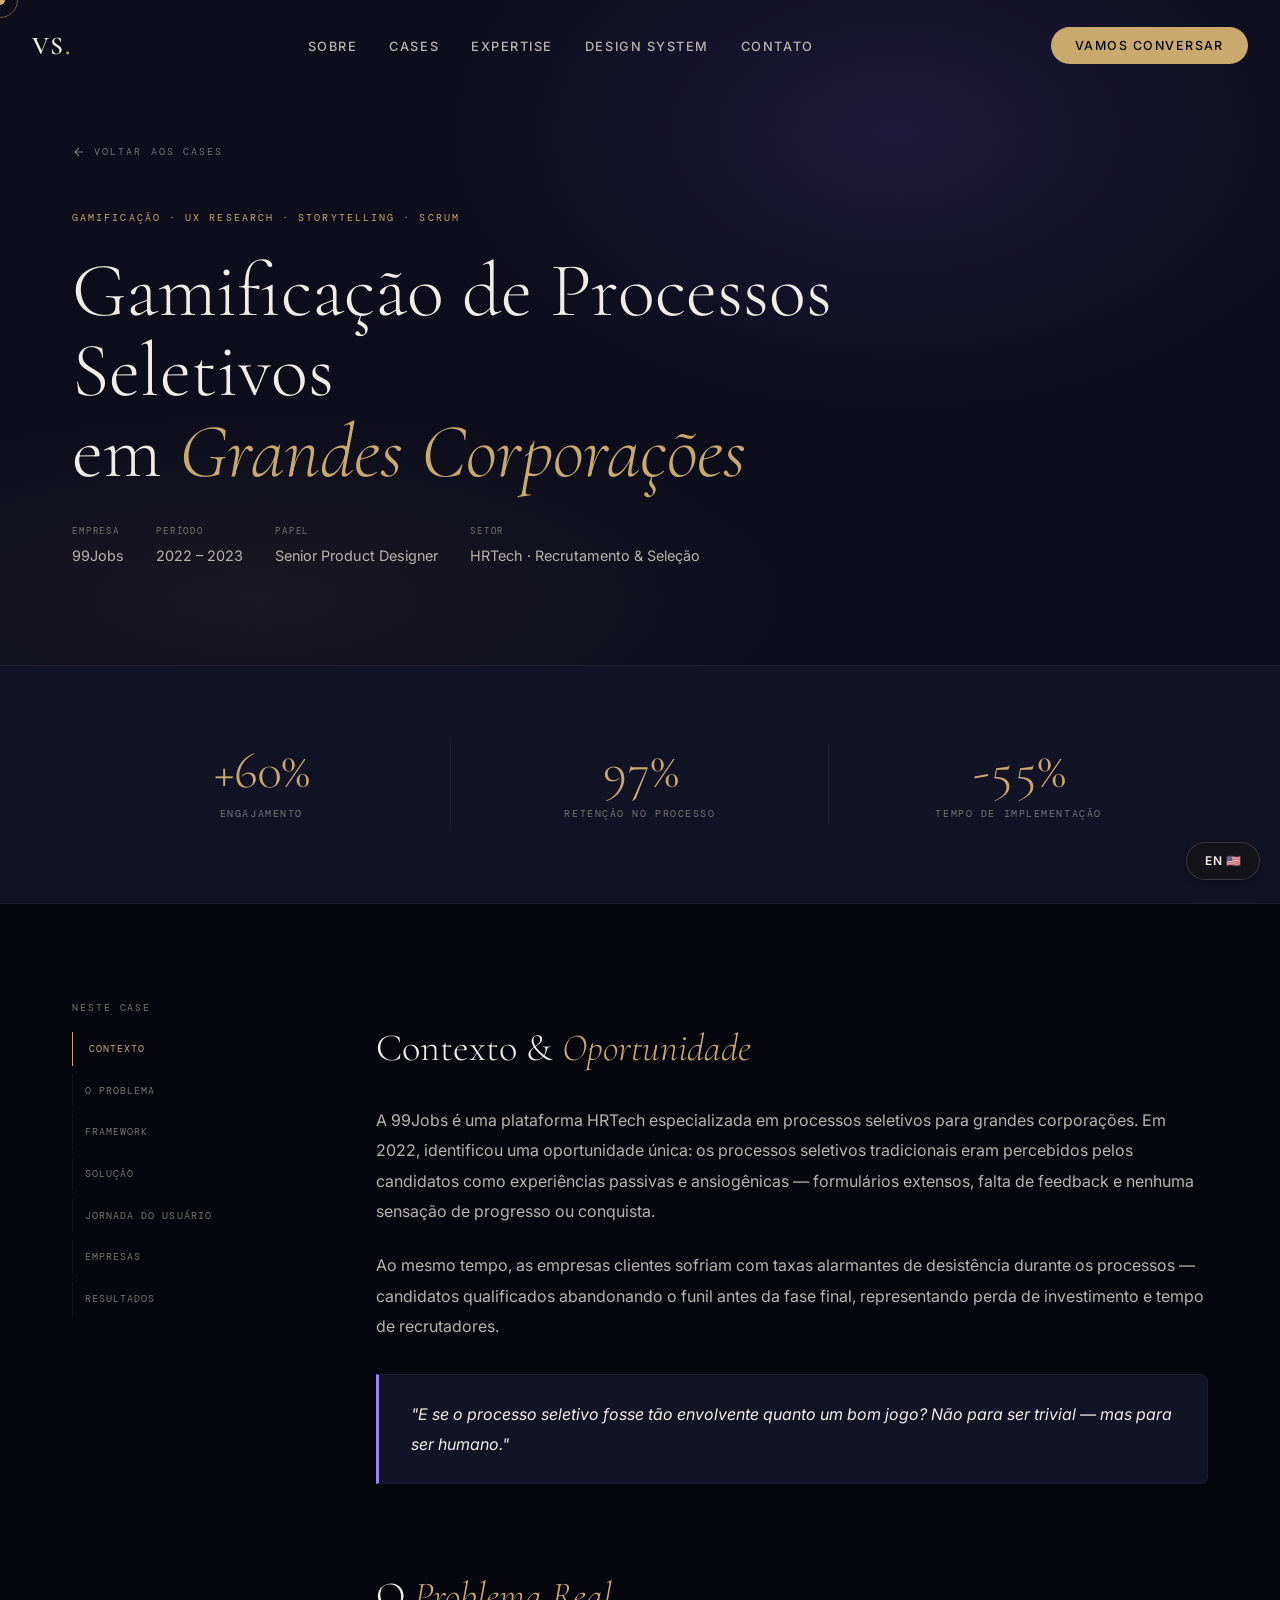
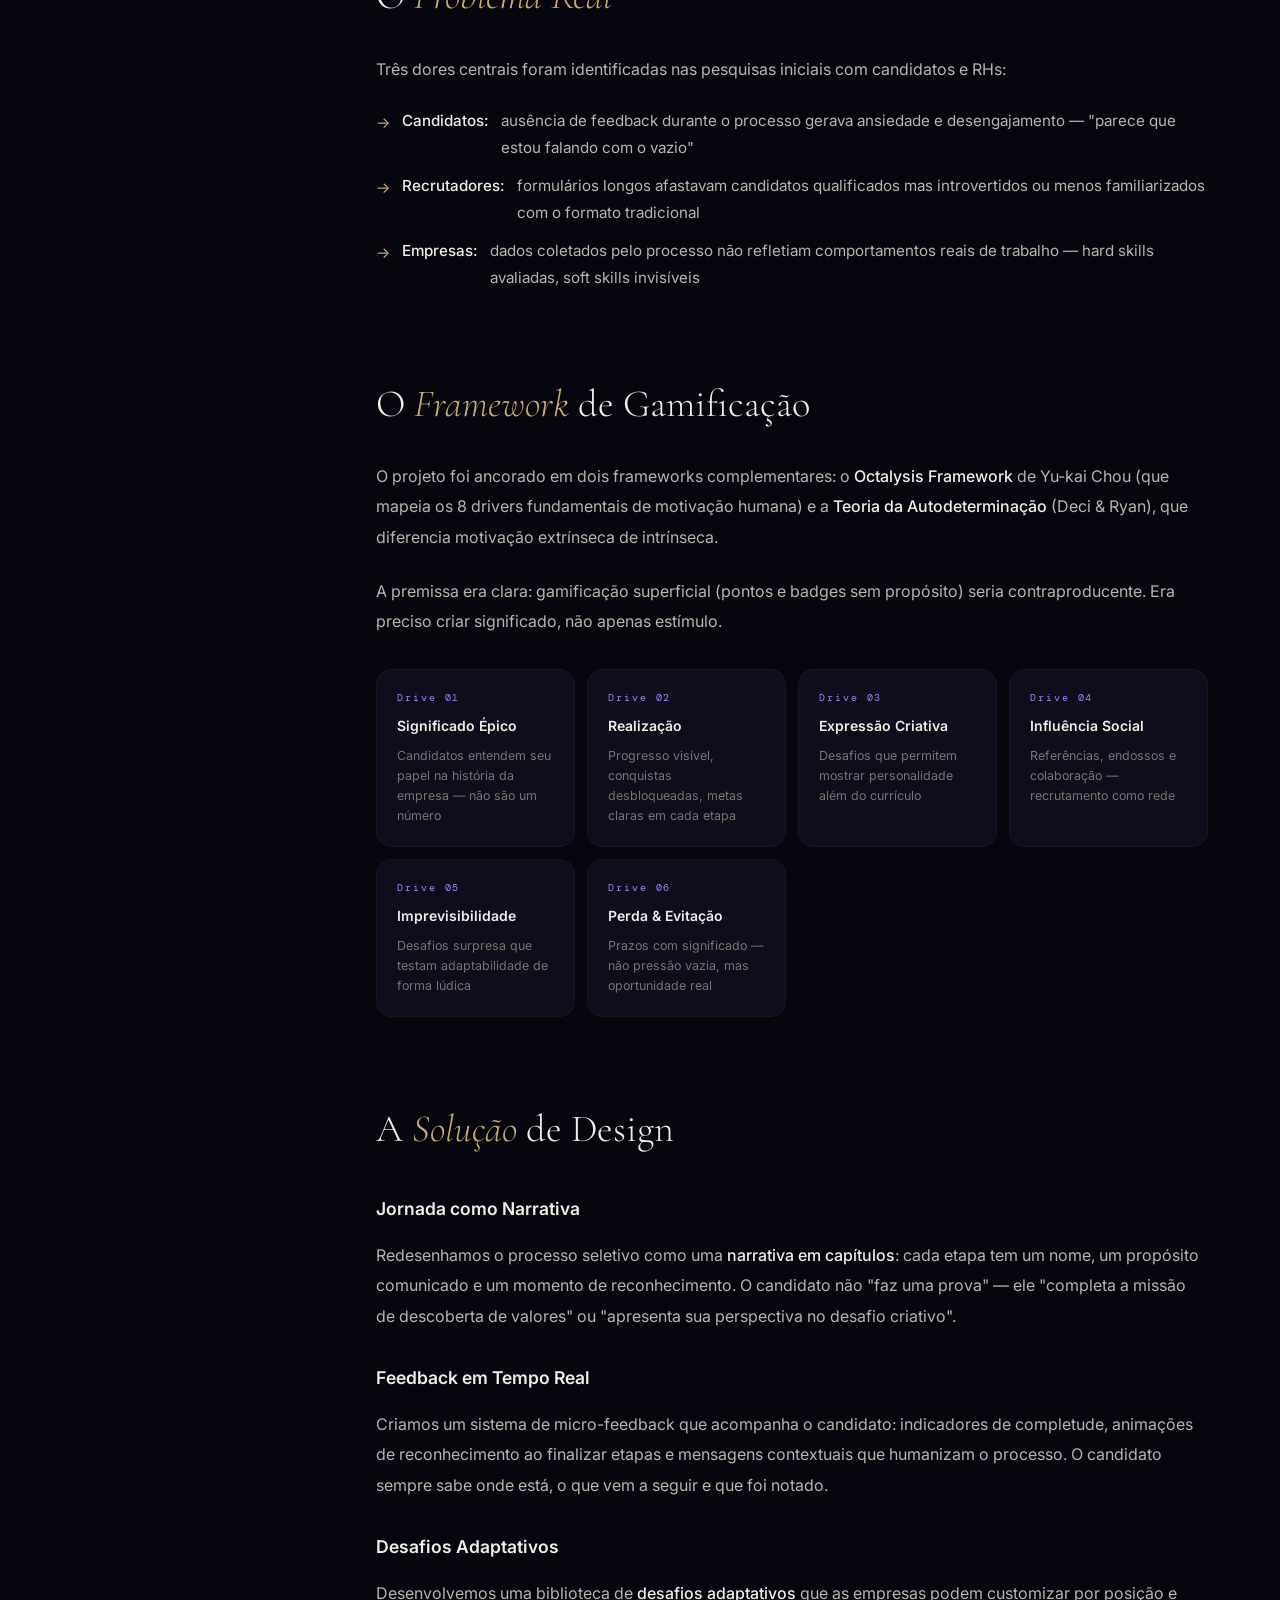
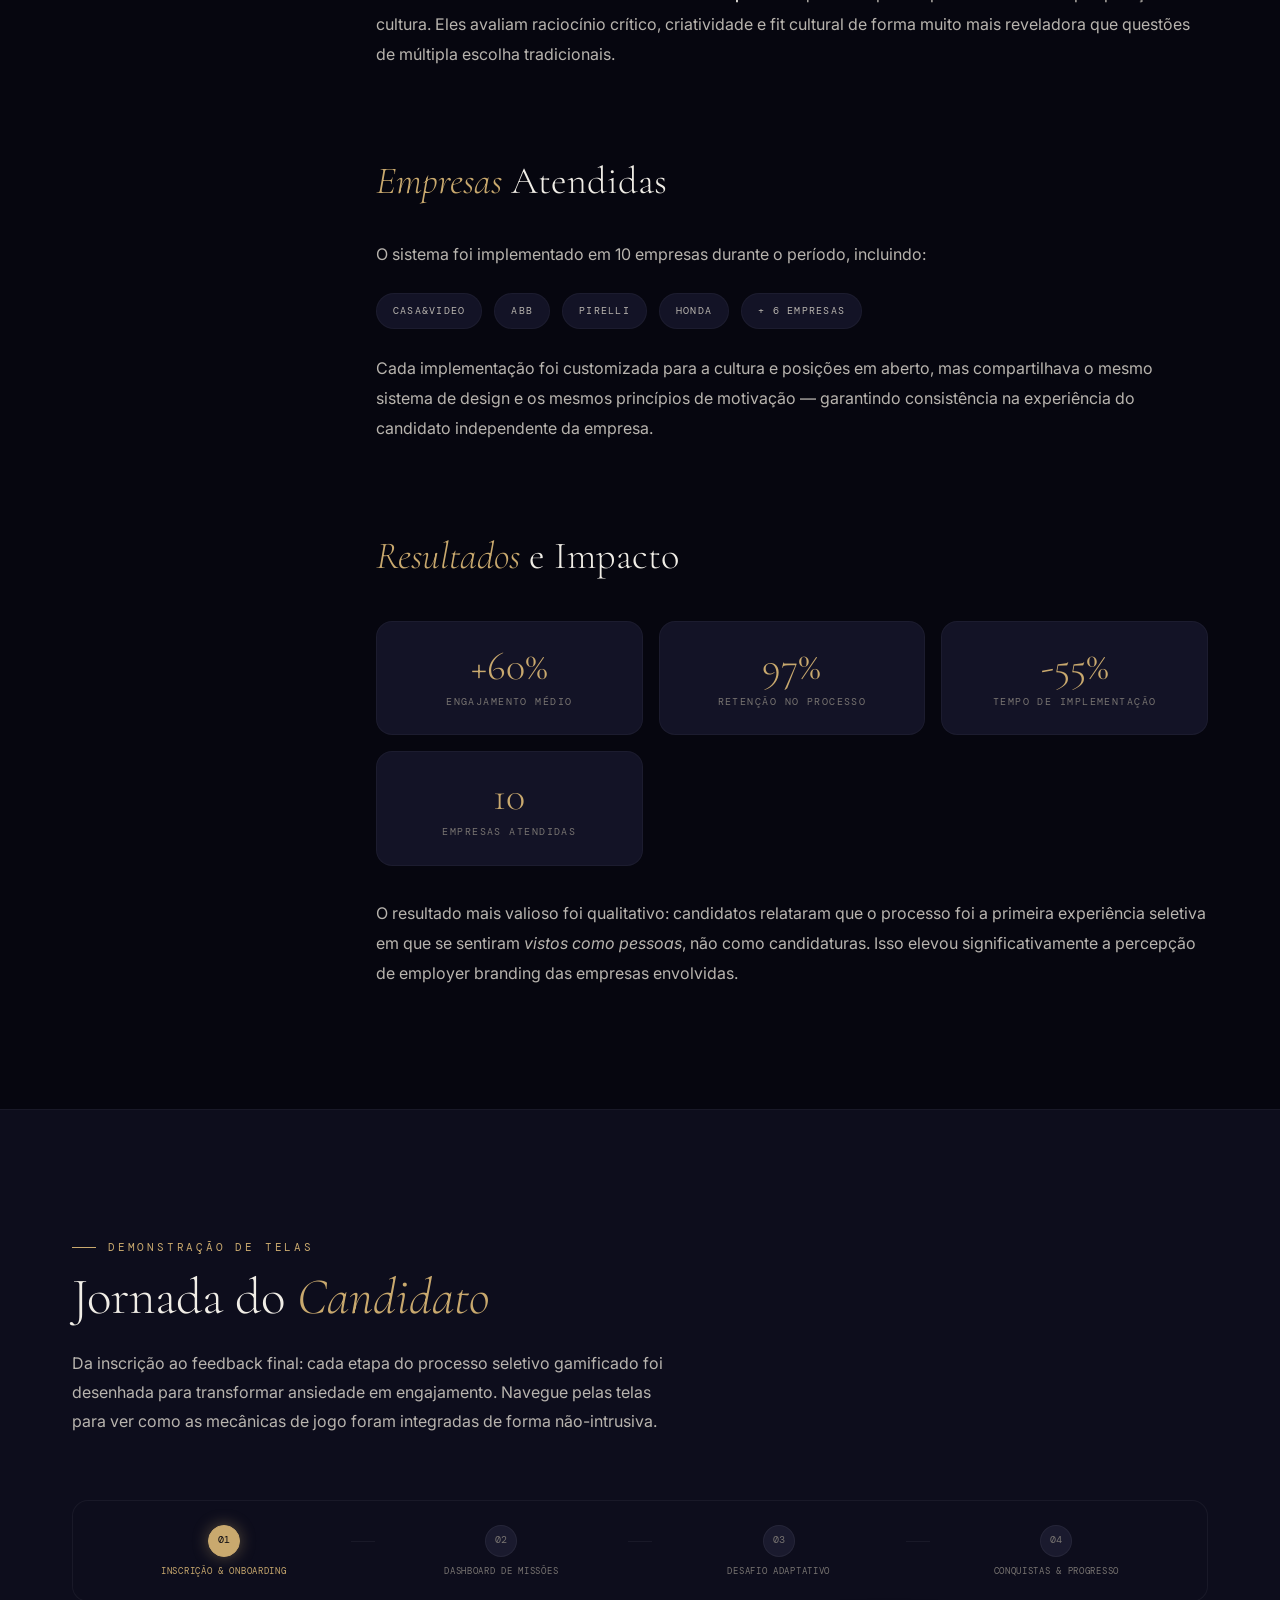
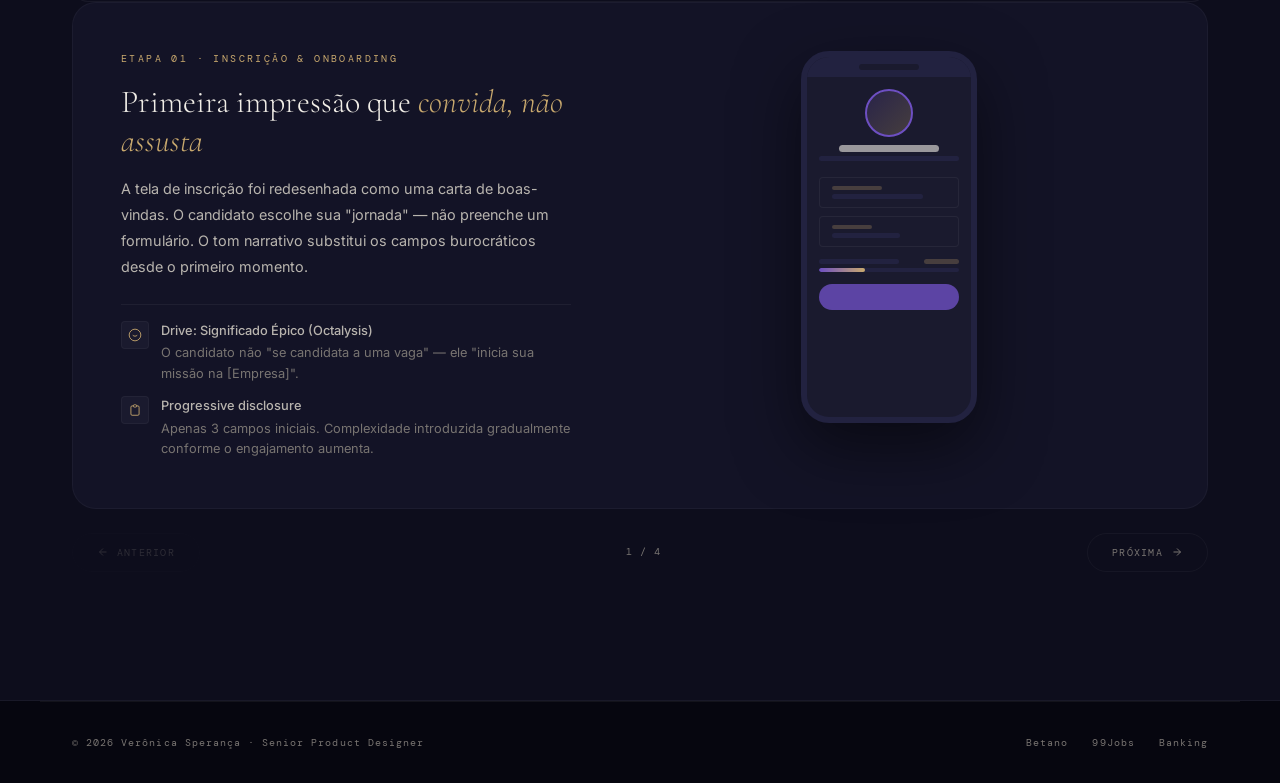
<file: case-99jobs.html>
<!DOCTYPE html>
<html lang="pt-BR">
<head>
  <meta charset="UTF-8" />
  <meta name="viewport" content="width=device-width, initial-scale=1.0" />
  <title>Case 99Jobs — Verônica Sperança</title>
  <meta name="description" content="Gamificação de processos seletivos: +60% engajamento, 97% retenção. Senior Product Designer — Verônica Sperança." />
  <link rel="preconnect" href="https://fonts.googleapis.com" />
  <link rel="preconnect" href="https://fonts.gstatic.com" crossorigin />
  <link href="https://fonts.googleapis.com/css2?family=Cormorant+Garamond:ital,wght@0,300;0,400;0,600;1,300;1,400;1,600&family=Inter:wght@300;400;500;600;700&family=DM+Mono:wght@400;500&display=swap" rel="stylesheet" />
  <link rel="stylesheet" href="style.css" />
  <style>
    .case-hero {
      position: relative; min-height: 70vh; display: flex; align-items: flex-end;
      overflow: hidden; padding-bottom: var(--sp-24); background: var(--surface-1);
    }
    .case-hero__bg {
      position: absolute; inset: 0;
      background:
        radial-gradient(ellipse 50% 60% at 70% 20%, rgba(109,79,194,0.18) 0%, transparent 70%),
        radial-gradient(ellipse 60% 40% at 20% 90%, rgba(201,169,110,0.07) 0%, transparent 70%);
    }
    .case-hero__content {
      position: relative; z-index: 2; width: 100%;
      max-width: var(--container); margin: 0 auto;
      padding: 140px var(--container-pad) 0;
    }
    .case-hero__back {
      display: inline-flex; align-items: center; gap: var(--sp-2);
      font-family: var(--font-mono); font-size: .65rem; letter-spacing: .2em;
      text-transform: uppercase; color: var(--text-3); transition: color var(--t-base);
      margin-bottom: var(--sp-12);
    }
    .case-hero__back:hover { color: var(--gold); }
    .case-hero__back svg { transition: transform var(--t-spring); }
    .case-hero__back:hover svg { transform: translateX(-4px); }
    .case-hero__tag { font-family: var(--font-mono); font-size: .65rem; letter-spacing: .2em; text-transform: uppercase; color: var(--gold); margin-bottom: var(--sp-6); }
    .case-hero__title { font-family: var(--font-display); font-size: clamp(2.5rem,6vw,5.5rem); font-weight: 300; line-height: 1.05; color: var(--text-1); margin-bottom: var(--sp-8); max-width: 900px; }
    .case-hero__title em { color: var(--gold); font-style: italic; }
    .case-hero__meta { display: flex; gap: var(--sp-8); flex-wrap: wrap; }
    .case-hero__meta-item { display: flex; flex-direction: column; gap: 4px; }
    .case-hero__meta-label { font-family: var(--font-mono); font-size: .58rem; letter-spacing: .2em; text-transform: uppercase; color: var(--text-3); }
    .case-hero__meta-value { font-size: .9rem; color: var(--text-2); }
    .case-metrics-bar { background: var(--surface-2); border-top: 1px solid var(--border-soft); border-bottom: 1px solid var(--border-soft); padding: var(--sp-12) 0; }
    .case-metrics-bar .metrics__grid { grid-template-columns: repeat(3, 1fr); }
    .case-article { max-width: var(--container); margin: 0 auto; padding: var(--sp-24) var(--container-pad); display: grid; grid-template-columns: 240px 1fr; gap: var(--sp-16); align-items: start; }
    .case-toc { position: sticky; top: 120px; }
    .case-toc__title { font-family: var(--font-mono); font-size: .6rem; letter-spacing: .2em; text-transform: uppercase; color: var(--text-3); margin-bottom: var(--sp-4); }
    .case-content h2 { font-family: var(--font-display); font-size: clamp(1.8rem,3vw,2.8rem); font-weight: 300; color: var(--text-1); margin-bottom: var(--sp-6); margin-top: var(--sp-16); padding-top: var(--sp-4); }
    .case-content h2:first-child { margin-top: 0; }
    .case-content h2 em { color: var(--gold); font-style: italic; }
    .case-content h3 { font-family: var(--font-body); font-size: 1.1rem; font-weight: 600; color: var(--text-1); margin-bottom: var(--sp-4); margin-top: var(--sp-8); }
    .case-content p { color: var(--text-2); font-size: 1rem; line-height: 1.9; margin-bottom: var(--sp-6); }
    .case-content strong { color: var(--text-1); font-weight: 500; }
    .case-content ul { list-style: none; margin-bottom: var(--sp-8); display: flex; flex-direction: column; gap: var(--sp-3); }
    .case-content ul li { display: flex; gap: var(--sp-3); align-items: flex-start; font-size: .95rem; color: var(--text-2); line-height: 1.75; }
    .case-content ul li::before { content: '→'; color: var(--gold); flex-shrink: 0; margin-top: 2px; }
    .case-highlight { background: var(--surface-2); border: 1px solid var(--border-card); border-left: 3px solid var(--violet-light); border-radius: 0 var(--r-md) var(--r-md) 0; padding: var(--sp-6) var(--sp-8); margin: var(--sp-8) 0; }
    .case-highlight p { margin: 0; font-size: 1rem; font-style: italic; color: var(--text-1); }
    .result-grid { display: grid; grid-template-columns: repeat(auto-fit, minmax(200px, 1fr)); gap: var(--sp-4); margin: var(--sp-8) 0; }
    .result-card { background: var(--surface-2); border: 1px solid var(--border-card); border-radius: var(--r-lg); padding: var(--sp-6); text-align: center; transition: all var(--t-ease); }
    .result-card:hover { border-color: var(--gold-border); background: var(--gold-glow); }
    .result-card__value { font-family: var(--font-display); font-size: 2.5rem; font-weight: 300; color: var(--gold); line-height: 1; margin-bottom: var(--sp-2); }
    .result-card__label { font-family: var(--font-mono); font-size: .6rem; letter-spacing: .15em; text-transform: uppercase; color: var(--text-3); }
    .octalysis-grid { display: grid; grid-template-columns: repeat(auto-fit, minmax(180px, 1fr)); gap: var(--sp-3); margin: var(--sp-8) 0; }
    .octalysis-card { background: var(--surface-1); border: 1px solid var(--border-card); border-radius: var(--r-lg); padding: var(--sp-5); transition: all var(--t-base); }
    .octalysis-card:hover { border-color: var(--violet-light); transform: translateY(-2px); }
    .octalysis-card__num { font-family: var(--font-mono); font-size: .6rem; letter-spacing: .2em; color: var(--violet-light); margin-bottom: var(--sp-2); }
    .octalysis-card__name { font-size: .875rem; font-weight: 600; color: var(--text-1); margin-bottom: var(--sp-2); }
    .octalysis-card__desc { font-size: .78rem; color: var(--text-3); line-height: 1.6; }
    .companies-row { display: flex; flex-wrap: wrap; gap: var(--sp-3); margin: var(--sp-6) 0; }
    .company-tag { font-family: var(--font-mono); font-size: .65rem; letter-spacing: .12em; text-transform: uppercase; padding: var(--sp-2) var(--sp-4); background: var(--surface-2); border: 1px solid var(--border-card); border-radius: var(--r-full); color: var(--text-2); }
    @media (max-width:1024px) { .case-article { grid-template-columns: 1fr; } .case-toc { display: none; } .case-metrics-bar .metrics__grid { grid-template-columns: repeat(2,1fr); } }
    @media (max-width:600px) { .case-metrics-bar .metrics__grid { grid-template-columns: 1fr; } }
  </style>
</head>
<body>

<style>
.lang-toggle{position:fixed;bottom:20px;right:20px;z-index:99999;background:rgba(20,20,25,0.9);backdrop-filter:blur(6px);color:#F0EDE6;padding:8px 18px;border-radius:999px;font-family:'Inter',sans-serif;font-size:12px;font-weight:600;letter-spacing:.04em;text-decoration:none;border:1px solid rgba(255,255,255,0.15);box-shadow:0 4px 14px rgba(0,0,0,0.35);transition:background .2s ease,transform .2s ease;}
.lang-toggle:hover{background:rgba(201,169,110,0.9);color:#111;transform:translateY(-1px);}
@media (max-width:640px){.lang-toggle{bottom:16px;right:16px;padding:7px 14px;font-size:11px;}}
</style>

<a href="en/case-99jobs.html" class="lang-toggle" aria-label="Switch to English version">EN 🇺🇸</a>


  <div class="cursor"></div>
  <div class="cursor-ring"></div>
  <div id="readingProgress"></div>
  <div class="scroll-progress" id="scrollProgress"></div>

  <nav class="nav" id="nav" role="navigation" aria-label="Main navigation">
    <a href="index.html" class="nav__logo" aria-label="Home">VS<span class="nav__logo-dot">.</span></a>
    <ul class="nav__links" role="list">
      <li><a href="index.html#sobre"     class="nav__link">Sobre</a></li>
      <li><a href="index.html#cases"     class="nav__link">Cases</a></li>
      <li><a href="index.html#expertise" class="nav__link">Expertise</a></li>
      <li><a href="index.html#ds"        class="nav__link">Design System</a></li>
      <li><a href="index.html#contato"   class="nav__link">Contato</a></li>
    </ul>
    <a href="index.html#contato" class="nav__cta">Vamos conversar</a>
    <button class="nav__menu-btn" id="menuBtn" aria-label="Menu" aria-expanded="false"><span></span><span></span><span></span></button>
  </nav>

  <div class="mobile-menu" id="mobileMenu" role="dialog" aria-modal="true">
    <ul role="list">
      <li><a href="index.html#sobre">Sobre</a></li>
      <li><a href="index.html#cases">Cases</a></li>
      <li><a href="index.html#expertise">Expertise</a></li>
      <li><a href="index.html#ds">Design System</a></li>
      <li><a href="index.html#contato">Contato</a></li>
    </ul>
  </div>

  <!-- HERO -->
  <section class="case-hero" aria-label="Case 99Jobs">
    <div class="case-hero__bg" aria-hidden="true"></div>
    <div class="case-hero__content">
      <a href="index.html#cases" class="case-hero__back">
        <svg width="14" height="14" viewBox="0 0 24 24" fill="none" stroke="currentColor" stroke-width="2" aria-hidden="true"><path d="M19 12H5M12 19l-7-7 7-7"/></svg>
        Voltar aos Cases
      </a>
      <div class="case-hero__tag">Gamificação · UX Research · Storytelling · Scrum</div>
      <h1 class="case-hero__title">
        Gamificação de Processos Seletivos<br>
        em <em>Grandes Corporações</em>
      </h1>
      <div class="case-hero__meta">
        <div class="case-hero__meta-item">
          <span class="case-hero__meta-label">Empresa</span>
          <span class="case-hero__meta-value">99Jobs</span>
        </div>
        <div class="case-hero__meta-item">
          <span class="case-hero__meta-label">Período</span>
          <span class="case-hero__meta-value">2022 – 2023</span>
        </div>
        <div class="case-hero__meta-item">
          <span class="case-hero__meta-label">Papel</span>
          <span class="case-hero__meta-value">Senior Product Designer</span>
        </div>
        <div class="case-hero__meta-item">
          <span class="case-hero__meta-label">Setor</span>
          <span class="case-hero__meta-value">HRTech · Recrutamento & Seleção</span>
        </div>
      </div>
    </div>
  </section>

  <!-- METRICS BAR -->
  <div class="case-metrics-bar" aria-label="Resultados do projeto">
    <div class="container">
      <div class="metrics__grid">
        <div class="metric-item">
          <div class="metric-item__number">+<span class="counter" data-target="60">0</span>%</div>
          <div class="metric-item__label">Engajamento</div>
        </div>
        <div class="metric-item">
          <div class="metric-item__number"><span class="counter" data-target="97">0</span>%</div>
          <div class="metric-item__label">Retenção no Processo</div>
        </div>
        <div class="metric-item">
          <div class="metric-item__number">-<span class="counter" data-target="55">0</span>%</div>
          <div class="metric-item__label">Tempo de Implementação</div>
        </div>
      </div>
    </div>
  </div>

  <!-- ARTICLE -->
  <div class="case-article">

    <aside class="case-toc" aria-label="Índice do case">
      <div class="case-toc__title">Neste case</div>
      <nav id="caseTOC">
        <a href="#contexto">Contexto</a>
        <a href="#problema">O Problema</a>
        <a href="#framework">Framework</a>
        <a href="#solucao">Solução</a>
        <a href="#jornada">Jornada do Usuário</a>
        <a href="#empresas">Empresas</a>
        <a href="#resultados">Resultados</a>
      </nav>
    </aside>

    <article class="case-content" aria-label="Conteúdo do case 99Jobs">

      <h2 id="contexto">Contexto & <em>Oportunidade</em></h2>
      <p>
        A 99Jobs é uma plataforma HRTech especializada em processos seletivos para grandes corporações. Em 2022, identificou uma oportunidade única: os processos seletivos tradicionais eram percebidos pelos candidatos como experiências passivas e ansiogênicas — formulários extensos, falta de feedback e nenhuma sensação de progresso ou conquista.
      </p>
      <p>
        Ao mesmo tempo, as empresas clientes sofriam com taxas alarmantes de desistência durante os processos — candidatos qualificados abandonando o funil antes da fase final, representando perda de investimento e tempo de recrutadores.
      </p>

      <div class="case-highlight">
        <p>"E se o processo seletivo fosse tão envolvente quanto um bom jogo? Não para ser trivial — mas para ser humano."</p>
      </div>

      <h2 id="problema">O <em>Problema Real</em></h2>
      <p>Três dores centrais foram identificadas nas pesquisas iniciais com candidatos e RHs:</p>
      <ul>
        <li><strong>Candidatos:</strong> ausência de feedback durante o processo gerava ansiedade e desengajamento — "parece que estou falando com o vazio"</li>
        <li><strong>Recrutadores:</strong> formulários longos afastavam candidatos qualificados mas introvertidos ou menos familiarizados com o formato tradicional</li>
        <li><strong>Empresas:</strong> dados coletados pelo processo não refletiam comportamentos reais de trabalho — hard skills avaliadas, soft skills invisíveis</li>
      </ul>

      <h2 id="framework">O <em>Framework</em> de Gamificação</h2>
      <p>
        O projeto foi ancorado em dois frameworks complementares: o <strong>Octalysis Framework</strong> de Yu-kai Chou (que mapeia os 8 drivers fundamentais de motivação humana) e a <strong>Teoria da Autodeterminação</strong> (Deci & Ryan), que diferencia motivação extrínseca de intrínseca.
      </p>
      <p>A premissa era clara: gamificação superficial (pontos e badges sem propósito) seria contraproducente. Era preciso criar significado, não apenas estímulo.</p>

      <div class="octalysis-grid">
        <div class="octalysis-card">
          <div class="octalysis-card__num">Drive 01</div>
          <div class="octalysis-card__name">Significado Épico</div>
          <div class="octalysis-card__desc">Candidatos entendem seu papel na história da empresa — não são um número</div>
        </div>
        <div class="octalysis-card">
          <div class="octalysis-card__num">Drive 02</div>
          <div class="octalysis-card__name">Realização</div>
          <div class="octalysis-card__desc">Progresso visível, conquistas desbloqueadas, metas claras em cada etapa</div>
        </div>
        <div class="octalysis-card">
          <div class="octalysis-card__num">Drive 03</div>
          <div class="octalysis-card__name">Expressão Criativa</div>
          <div class="octalysis-card__desc">Desafios que permitem mostrar personalidade além do currículo</div>
        </div>
        <div class="octalysis-card">
          <div class="octalysis-card__num">Drive 04</div>
          <div class="octalysis-card__name">Influência Social</div>
          <div class="octalysis-card__desc">Referências, endossos e colaboração — recrutamento como rede</div>
        </div>
        <div class="octalysis-card">
          <div class="octalysis-card__num">Drive 05</div>
          <div class="octalysis-card__name">Imprevisibilidade</div>
          <div class="octalysis-card__desc">Desafios surpresa que testam adaptabilidade de forma lúdica</div>
        </div>
        <div class="octalysis-card">
          <div class="octalysis-card__num">Drive 06</div>
          <div class="octalysis-card__name">Perda & Evitação</div>
          <div class="octalysis-card__desc">Prazos com significado — não pressão vazia, mas oportunidade real</div>
        </div>
      </div>

      <h2 id="solucao">A <em>Solução</em> de Design</h2>

      <h3>Jornada como Narrativa</h3>
      <p>
        Redesenhamos o processo seletivo como uma <strong>narrativa em capítulos</strong>: cada etapa tem um nome, um propósito comunicado e um momento de reconhecimento. O candidato não "faz uma prova" — ele "completa a missão de descoberta de valores" ou "apresenta sua perspectiva no desafio criativo".
      </p>

      <h3>Feedback em Tempo Real</h3>
      <p>
        Criamos um sistema de micro-feedback que acompanha o candidato: indicadores de completude, animações de reconhecimento ao finalizar etapas e mensagens contextuais que humanizam o processo. O candidato sempre sabe onde está, o que vem a seguir e que foi notado.
      </p>

      <h3>Desafios Adaptativos</h3>
      <p>
        Desenvolvemos uma biblioteca de <strong>desafios adaptativos</strong> que as empresas podem customizar por posição e cultura. Eles avaliam raciocínio crítico, criatividade e fit cultural de forma muito mais reveladora que questões de múltipla escolha tradicionais.
      </p>

      <h2 id="empresas"><em>Empresas</em> Atendidas</h2>
      <p>O sistema foi implementado em 10 empresas durante o período, incluindo:</p>
      <div class="companies-row">
        <span class="company-tag">Casa&Video</span>
        <span class="company-tag">ABB</span>
        <span class="company-tag">Pirelli</span>
        <span class="company-tag">Honda</span>
        <span class="company-tag">+ 6 empresas</span>
      </div>
      <p>
        Cada implementação foi customizada para a cultura e posições em aberto, mas compartilhava o mesmo sistema de design e os mesmos princípios de motivação — garantindo consistência na experiência do candidato independente da empresa.
      </p>

      <h2 id="resultados"><em>Resultados</em> e Impacto</h2>

      <div class="result-grid">
        <div class="result-card reveal">
          <div class="result-card__value">+60%</div>
          <div class="result-card__label">Engajamento Médio</div>
        </div>
        <div class="result-card reveal" data-delay="100">
          <div class="result-card__value">97%</div>
          <div class="result-card__label">Retenção no Processo</div>
        </div>
        <div class="result-card reveal" data-delay="200">
          <div class="result-card__value">-55%</div>
          <div class="result-card__label">Tempo de Implementação</div>
        </div>
        <div class="result-card reveal" data-delay="300">
          <div class="result-card__value">10</div>
          <div class="result-card__label">Empresas Atendidas</div>
        </div>
      </div>

      <p>
        O resultado mais valioso foi qualitativo: candidatos relataram que o processo foi a primeira experiência seletiva em que se sentiram <em>vistos como pessoas</em>, não como candidaturas. Isso elevou significativamente a percepção de employer branding das empresas envolvidas.
      </p>

    </article>
  </div>

    </article>
  </div>

  <!-- ====== JOURNEY / SCREEN DEMO SECTION ====== -->
  <section class="journey-section" id="jornada" aria-label="Demonstração de telas e jornada do candidato">
    <div class="container">
      <div class="section-label">Demonstração de Telas</div>
      <h2 class="section-title">Jornada do <em>Candidato</em></h2>
      <p class="journey-intro">
        Da inscrição ao feedback final: cada etapa do processo seletivo gamificado foi desenhada para transformar ansiedade em engajamento. Navegue pelas telas para ver como as mecânicas de jogo foram integradas de forma não-intrusiva.
      </p>

      <div class="journey-stepper" role="region" aria-label="Stepper de jornada do candidato" tabindex="0">

        <div class="journey-steps-row" role="tablist">
          <div class="journey-step-dot active" role="tab" aria-selected="true" tabindex="0">
            <div class="journey-step-dot__circle">01</div>
            <div class="journey-step-dot__label">Inscrição & Onboarding</div>
          </div>
          <div class="journey-connector"></div>
          <div class="journey-step-dot" role="tab" aria-selected="false" tabindex="-1">
            <div class="journey-step-dot__circle">02</div>
            <div class="journey-step-dot__label">Dashboard de Missões</div>
          </div>
          <div class="journey-connector"></div>
          <div class="journey-step-dot" role="tab" aria-selected="false" tabindex="-1">
            <div class="journey-step-dot__circle">03</div>
            <div class="journey-step-dot__label">Desafio Adaptativo</div>
          </div>
          <div class="journey-connector"></div>
          <div class="journey-step-dot" role="tab" aria-selected="false" tabindex="-1">
            <div class="journey-step-dot__circle">04</div>
            <div class="journey-step-dot__label">Conquistas & Progresso</div>
          </div>
        </div>

        <!-- ── PANEL 1: Inscrição ── -->
        <div class="screen-panel active" role="tabpanel">
          <div class="screen-viewer">
            <div class="screen-info">
              <div class="screen-step-num">Etapa 01 · Inscrição & Onboarding</div>
              <h3 class="screen-title">Primeira impressão que <em>convida, não assusta</em></h3>
              <p class="screen-desc">A tela de inscrição foi redesenhada como uma carta de boas-vindas. O candidato escolhe sua "jornada" — não preenche um formulário. O tom narrativo substitui os campos burocráticos desde o primeiro momento.</p>
              <div class="screen-principles">
                <div class="screen-principle">
                  <div class="screen-principle-icon" aria-hidden="true">
                    <svg width="14" height="14" viewBox="0 0 24 24" fill="none" stroke="currentColor" stroke-width="1.5"><path d="M12 2a10 10 0 100 20A10 10 0 0012 2z"/><path d="M8 12s1.5 2 4 2 4-2 4-2M9 9h.01M15 9h.01"/></svg>
                  </div>
                  <div class="screen-principle-text">
                    <strong>Drive: Significado Épico (Octalysis)</strong>
                    O candidato não "se candidata a uma vaga" — ele "inicia sua missão na [Empresa]".
                  </div>
                </div>
                <div class="screen-principle">
                  <div class="screen-principle-icon" aria-hidden="true">
                    <svg width="14" height="14" viewBox="0 0 24 24" fill="none" stroke="currentColor" stroke-width="1.5"><path d="M9 5H7a2 2 0 00-2 2v12a2 2 0 002 2h10a2 2 0 002-2V7a2 2 0 00-2-2h-2M9 5a2 2 0 002 2h2a2 2 0 002-2M9 5a2 2 0 012-2h2a2 2 0 012 2"/></svg>
                  </div>
                  <div class="screen-principle-text">
                    <strong>Progressive disclosure</strong>
                    Apenas 3 campos iniciais. Complexidade introduzida gradualmente conforme o engajamento aumenta.
                  </div>
                </div>
              </div>
            </div>
            <div class="screen-device screen-device--mobile">
              <div class="device-frame">
                <div class="device-notch"></div>
                <div class="device-content">
                  <!-- Welcome narrative -->
                  <div style="text-align:center;margin-bottom:var(--sp-4);">
                    <div style="width:48px;height:48px;border-radius:50%;background:linear-gradient(135deg,var(--violet-dim),var(--gold-dim));border:2px solid var(--violet);margin:0 auto var(--sp-2);"></div>
                    <div style="height:7px;width:100px;background:var(--text-1);border-radius:var(--r-full);margin:0 auto var(--sp-1);opacity:0.6;"></div>
                    <div style="height:5px;width:140px;background:var(--surface-4);border-radius:var(--r-full);margin:0 auto;"></div>
                  </div>
                  <!-- Fields -->
                  <div style="display:flex;flex-direction:column;gap:var(--sp-2);margin-bottom:var(--sp-3);">
                    <div style="background:var(--surface-3);border:1px solid var(--border-soft);border-radius:var(--r-sm);padding:var(--sp-2) var(--sp-3);">
                      <div style="height:4px;width:50px;background:var(--gold-dim);border-radius:var(--r-full);margin-bottom:4px;"></div>
                      <div style="height:5px;width:80%;background:var(--surface-4);border-radius:var(--r-full);"></div>
                    </div>
                    <div style="background:var(--surface-3);border:1px solid var(--border-soft);border-radius:var(--r-sm);padding:var(--sp-2) var(--sp-3);">
                      <div style="height:4px;width:40px;background:var(--gold-dim);border-radius:var(--r-full);margin-bottom:4px;"></div>
                      <div style="height:5px;width:60%;background:var(--surface-4);border-radius:var(--r-full);"></div>
                    </div>
                  </div>
                  <div class="ui-progress">
                    <div class="ui-progress__label"><span></span><span style="width:35px;"></span></div>
                    <div class="ui-progress__track">
                      <div class="ui-progress__fill" data-width="33" style="width:33%;"></div>
                    </div>
                  </div>
                  <div style="height:26px;background:var(--violet);border-radius:var(--r-full);margin-top:var(--sp-3);opacity:0.8;"></div>
                </div>
              </div>
            </div>
          </div>
        </div>

        <!-- ── PANEL 2: Dashboard ── -->
        <div class="screen-panel" role="tabpanel">
          <div class="screen-viewer">
            <div class="screen-info">
              <div class="screen-step-num">Etapa 02 · Dashboard de Missões</div>
              <h3 class="screen-title">Progresso sempre <em>visível e motivador</em></h3>
              <p class="screen-desc">O dashboard substitui a lista de "etapas pendentes" por um mapa de missões. O candidato vê claramente onde está, o que já conquistou e o que está por vir — eliminando a ansiedade da incerteza.</p>
              <div class="screen-principles">
                <div class="screen-principle">
                  <div class="screen-principle-icon" aria-hidden="true">
                    <svg width="14" height="14" viewBox="0 0 24 24" fill="none" stroke="currentColor" stroke-width="1.5"><path d="M9 19v-6a2 2 0 00-2-2H5a2 2 0 00-2 2v6a2 2 0 002 2h2a2 2 0 002-2zm0 0V9a2 2 0 012-2h2a2 2 0 012 2v10m-6 0a2 2 0 002 2h2a2 2 0 002-2m0 0V5a2 2 0 012-2h2a2 2 0 012 2v14a2 2 0 01-2 2h-2a2 2 0 01-2-2z"/></svg>
                  </div>
                  <div class="screen-principle-text">
                    <strong>Drive: Realização (Octalysis)</strong>
                    Barras de progresso e pontuação em tempo real ativam o drive de conquista continuamente.
                  </div>
                </div>
                <div class="screen-principle">
                  <div class="screen-principle-icon" aria-hidden="true">
                    <svg width="14" height="14" viewBox="0 0 24 24" fill="none" stroke="currentColor" stroke-width="1.5"><path d="M15 12a3 3 0 11-6 0 3 3 0 016 0z"/><path d="M2.458 12C3.732 7.943 7.523 5 12 5c4.478 0 8.268 2.943 9.542 7-1.274 4.057-5.064 7-9.542 7-4.477 0-8.268-2.943-9.542-7z"/></svg>
                  </div>
                  <div class="screen-principle-text">
                    <strong>Transparência radical</strong>
                    Cronograma estimado, critérios de avaliação e contato do recrutador visíveis para todos.
                  </div>
                </div>
              </div>
            </div>
            <div class="screen-device screen-device--desktop">
              <div class="device-frame">
                <div class="device-bar"><div class="device-bar__dots"><div class="device-bar__dot"></div><div class="device-bar__dot"></div><div class="device-bar__dot"></div></div><div class="device-bar__url"></div></div>
                <div class="device-content">
                  <div class="ui-nav"><div class="ui-nav__logo"></div><div class="ui-nav__links"><div class="ui-nav__link"></div></div><div class="ui-nav__cta" style="background:var(--violet-dim);border-color:var(--violet);"></div></div>
                  <!-- Progress header -->
                  <div style="background:linear-gradient(135deg,var(--violet-dim),transparent);border-radius:var(--r-md);padding:var(--sp-3);margin-bottom:var(--sp-3);border:1px solid var(--border-soft);">
                    <div style="display:flex;align-items:center;gap:var(--sp-3);margin-bottom:var(--sp-2);">
                      <div style="width:32px;height:32px;border-radius:50%;background:var(--violet-dim);border:2px solid var(--violet);flex-shrink:0;"></div>
                      <div style="flex:1;"><div style="height:6px;width:80px;background:var(--text-1);border-radius:var(--r-full);margin-bottom:4px;opacity:0.6;"></div><div style="height:4px;width:50px;background:var(--surface-4);border-radius:var(--r-full);"></div></div>
                      <div style="height:20px;width:40px;background:var(--violet-dim);border:1px solid var(--violet);border-radius:var(--r-full);"></div>
                    </div>
                    <div class="ui-progress__track"><div class="ui-progress__fill" data-width="60" style="width:60%;background:linear-gradient(90deg,var(--violet),var(--violet-light));"></div></div>
                  </div>
                  <!-- Mission cards -->
                  <div style="display:flex;flex-direction:column;gap:var(--sp-2);">
                    <div style="display:flex;align-items:center;gap:var(--sp-3);background:var(--surface-3);border-radius:var(--r-sm);padding:var(--sp-2) var(--sp-3);border:1px solid var(--border-soft);">
                      <div style="width:20px;height:20px;border-radius:50%;background:var(--gold-dim);border:1.5px solid var(--gold);flex-shrink:0;"></div>
                      <div style="flex:1;height:5px;background:var(--surface-4);border-radius:var(--r-full);"></div>
                      <div style="height:14px;width:35px;background:var(--gold-dim);border-radius:var(--r-full);border:1px solid var(--gold-border);"></div>
                    </div>
                    <div style="display:flex;align-items:center;gap:var(--sp-3);background:var(--surface-2);border-radius:var(--r-sm);padding:var(--sp-2) var(--sp-3);border:1px solid var(--violet);box-shadow:0 0 8px rgba(109,79,194,0.2);">
                      <div style="width:20px;height:20px;border-radius:50%;background:var(--violet);flex-shrink:0;"></div>
                      <div style="flex:1;height:5px;background:var(--surface-4);border-radius:var(--r-full);"></div>
                      <div style="height:14px;width:50px;background:var(--violet-dim);border-radius:var(--r-full);border:1px solid var(--violet);"></div>
                    </div>
                    <div style="display:flex;align-items:center;gap:var(--sp-3);background:var(--surface-3);border-radius:var(--r-sm);padding:var(--sp-2) var(--sp-3);border:1px solid var(--border-soft);opacity:0.5;">
                      <div style="width:20px;height:20px;border-radius:50%;background:var(--surface-4);border:1.5px solid var(--border-soft);flex-shrink:0;"></div>
                      <div style="flex:1;height:5px;background:var(--surface-4);border-radius:var(--r-full);"></div>
                      <div style="height:14px;width:30px;background:var(--surface-4);border-radius:var(--r-full);"></div>
                    </div>
                  </div>
                  <!-- Badges -->
                  <div class="ui-badges" style="margin-top:var(--sp-3);">
                    <div class="ui-badge earned"></div>
                    <div class="ui-badge earned"></div>
                    <div class="ui-badge"></div>
                    <div class="ui-badge"></div>
                    <div style="font-family:var(--font-mono);font-size:.55rem;color:var(--text-3);align-self:center;margin-left:var(--sp-1);">2/4 conquistados</div>
                  </div>
                </div>
              </div>
            </div>
          </div>
        </div>

        <!-- ── PANEL 3: Desafio ── -->
        <div class="screen-panel" role="tabpanel">
          <div class="screen-viewer">
            <div class="screen-info">
              <div class="screen-step-num">Etapa 03 · Desafio Adaptativo</div>
              <h3 class="screen-title">Avaliação como <em>experiência, não teste</em></h3>
              <p class="screen-desc">Os desafios são apresentados como missões cronometradas com contexto narrativo. O candidato resolve situações reais de trabalho — não questões abstratas — o que revela soft skills de forma orgânica.</p>
              <div class="screen-principles">
                <div class="screen-principle">
                  <div class="screen-principle-icon" aria-hidden="true">
                    <svg width="14" height="14" viewBox="0 0 24 24" fill="none" stroke="currentColor" stroke-width="1.5"><path d="M12 2a10 10 0 100 20A10 10 0 0012 2z"/><path d="M12 6v6l4 2"/></svg>
                  </div>
                  <div class="screen-principle-text">
                    <strong>Drive: Imprevisibilidade (Octalysis)</strong>
                    Cada processo tem desafios únicos, gerados adaptativamente — sem possibilidade de "decorar respostas".
                  </div>
                </div>
                <div class="screen-principle">
                  <div class="screen-principle-icon" aria-hidden="true">
                    <svg width="14" height="14" viewBox="0 0 24 24" fill="none" stroke="currentColor" stroke-width="1.5"><path d="M9.663 17h4.673M12 3v1m6.364 1.636l-.707.707M21 12h-1M4 12H3m3.343-5.657l-.707-.707m2.828 9.9a5 5 0 117.072 0l-.548.547A3.374 3.374 0 0014 18.469V19a2 2 0 11-4 0v-.531c0-.895-.356-1.754-.988-2.386l-.548-.547z"/></svg>
                  </div>
                  <div class="screen-principle-text">
                    <strong>Situações reais</strong>
                    "Como você lidaria com..." — avalia raciocínio contextual, não memorização de respostas corretas.
                  </div>
                </div>
              </div>
            </div>
            <div class="screen-device screen-device--desktop">
              <div class="device-frame">
                <div class="device-bar"><div class="device-bar__dots"><div class="device-bar__dot"></div><div class="device-bar__dot"></div><div class="device-bar__dot"></div></div><div class="device-bar__url"></div></div>
                <div class="device-content">
                  <!-- Challenge header -->
                  <div style="display:flex;justify-content:space-between;align-items:center;margin-bottom:var(--sp-3);">
                    <div style="display:flex;gap:var(--sp-2);">
                      <div style="height:16px;width:55px;background:var(--violet-dim);border:1px solid var(--violet);border-radius:var(--r-full);"></div>
                      <div style="height:16px;width:40px;background:var(--surface-4);border-radius:var(--r-full);"></div>
                    </div>
                    <div style="display:flex;align-items:center;gap:4px;">
                      <div style="width:8px;height:8px;border-radius:50%;background:var(--gold);animation:badgePulse 1.5s ease-in-out infinite;"></div>
                      <div style="height:5px;width:30px;background:var(--gold-dim);border-radius:var(--r-full);"></div>
                    </div>
                  </div>
                  <!-- Scenario text mockup -->
                  <div style="background:var(--surface-2);border:1px solid var(--border-soft);border-radius:var(--r-md);padding:var(--sp-3);margin-bottom:var(--sp-3);">
                    <div style="height:5px;background:var(--surface-4);border-radius:var(--r-full);margin-bottom:6px;"></div>
                    <div style="height:5px;background:var(--surface-4);border-radius:var(--r-full);margin-bottom:6px;width:90%;"></div>
                    <div style="height:5px;background:var(--surface-4);border-radius:var(--r-full);margin-bottom:6px;width:75%;"></div>
                    <div style="height:5px;background:var(--surface-4);border-radius:var(--r-full);width:85%;"></div>
                  </div>
                  <!-- Options -->
                  <div style="display:flex;flex-direction:column;gap:var(--sp-2);">
                    <div style="background:var(--violet-dim);border:1px solid var(--violet);border-radius:var(--r-sm);padding:var(--sp-2) var(--sp-3);display:flex;align-items:center;gap:var(--sp-2);">
                      <div style="width:12px;height:12px;border-radius:50%;background:var(--violet);flex-shrink:0;"></div>
                      <div style="height:4px;flex:1;background:var(--violet-light);border-radius:var(--r-full);opacity:0.4;"></div>
                    </div>
                    <div style="background:var(--surface-3);border:1px solid var(--border-soft);border-radius:var(--r-sm);padding:var(--sp-2) var(--sp-3);display:flex;align-items:center;gap:var(--sp-2);">
                      <div style="width:12px;height:12px;border-radius:50%;border:1.5px solid var(--border);flex-shrink:0;"></div>
                      <div style="height:4px;flex:1;background:var(--surface-4);border-radius:var(--r-full);"></div>
                    </div>
                    <div style="background:var(--surface-3);border:1px solid var(--border-soft);border-radius:var(--r-sm);padding:var(--sp-2) var(--sp-3);display:flex;align-items:center;gap:var(--sp-2);">
                      <div style="width:12px;height:12px;border-radius:50%;border:1.5px solid var(--border);flex-shrink:0;"></div>
                      <div style="height:4px;flex:1;background:var(--surface-4);border-radius:var(--r-full);width:70%;"></div>
                    </div>
                  </div>
                </div>
              </div>
            </div>
          </div>
        </div>

        <!-- ── PANEL 4: Conquistas ── -->
        <div class="screen-panel" role="tabpanel">
          <div class="screen-viewer">
            <div class="screen-info">
              <div class="screen-step-num">Etapa 04 · Conquistas & Loop de Progressão</div>
              <h3 class="screen-title">Reconhecimento que <em>mantém o candidato investido</em></h3>
              <p class="screen-desc">Ao completar cada missão, o candidato recebe feedback imediato, badges e pontuação. Não é decoração — é o drive de realização em ação. Cada conquista desbloqueada aumenta a probabilidade de completar a próxima etapa.</p>
              <div class="screen-principles">
                <div class="screen-principle">
                  <div class="screen-principle-icon" aria-hidden="true">
                    <svg width="14" height="14" viewBox="0 0 24 24" fill="none" stroke="currentColor" stroke-width="1.5"><path d="M11.049 2.927c.3-.921 1.603-.921 1.902 0l1.519 4.674a1 1 0 00.95.69h4.915c.969 0 1.371 1.24.588 1.81l-3.976 2.888a1 1 0 00-.363 1.118l1.518 4.674c.3.922-.755 1.688-1.538 1.118l-3.976-2.888a1 1 0 00-1.176 0l-3.976 2.888c-.783.57-1.838-.197-1.538-1.118l1.518-4.674a1 1 0 00-.363-1.118l-3.976-2.888c-.784-.57-.38-1.81.588-1.81h4.914a1 1 0 00.951-.69l1.519-4.674z"/></svg>
                  </div>
                  <div class="screen-principle-text">
                    <strong>Feedback positivo imediato</strong>
                    Animação de conquista celebra cada etapa — 97% dos candidatos completaram o processo após o primeiro badge.
                  </div>
                </div>
                <div class="screen-principle">
                  <div class="screen-principle-icon" aria-hidden="true">
                    <svg width="14" height="14" viewBox="0 0 24 24" fill="none" stroke="currentColor" stroke-width="1.5"><path d="M12 4v16m8-8H4"/></svg>
                  </div>
                  <div class="screen-principle-text">
                    <strong>Próximo desafio sempre visível</strong>
                    A tela de conquista mostra imediatamente o que vem depois — o "next step" está a um clique.
                  </div>
                </div>
              </div>
            </div>
            <div class="screen-device screen-device--mobile">
              <div class="device-frame">
                <div class="device-notch"></div>
                <div class="device-content">
                  <!-- Achievement unlock -->
                  <div style="text-align:center;margin-bottom:var(--sp-3);">
                    <div style="position:relative;width:56px;height:56px;margin:0 auto var(--sp-2);">
                      <div style="width:56px;height:56px;border-radius:50%;background:linear-gradient(135deg,var(--violet-dim),var(--gold-dim));border:2px solid var(--gold);display:flex;align-items:center;justify-content:center;">
                        <span style="font-size:20px;">★</span>
                      </div>
                    </div>
                    <div style="height:8px;width:110px;background:var(--gold-dim);border-radius:var(--r-full);margin:0 auto var(--sp-1);"></div>
                    <div style="height:5px;width:80px;background:var(--surface-4);border-radius:var(--r-full);margin:0 auto;"></div>
                  </div>
                  <!-- Progress after achievement -->
                  <div class="ui-progress" style="margin-bottom:var(--sp-3);">
                    <div class="ui-progress__label"><span style="width:90px;"></span><span style="width:30px;background:var(--gold-dim);"></span></div>
                    <div class="ui-progress__track"><div class="ui-progress__fill" data-width="75" style="width:75%;"></div></div>
                  </div>
                  <!-- Badge collection -->
                  <div style="background:var(--surface-2);border-radius:var(--r-md);padding:var(--sp-3);margin-bottom:var(--sp-3);border:1px solid var(--border-soft);">
                    <div style="height:4px;width:60px;background:var(--surface-4);border-radius:var(--r-full);margin-bottom:var(--sp-2);"></div>
                    <div class="ui-badges">
                      <div class="ui-badge earned"></div>
                      <div class="ui-badge earned"></div>
                      <div class="ui-badge earned"></div>
                      <div class="ui-badge" style="border-color:var(--gold-border);opacity:0.5;"></div>
                    </div>
                  </div>
                  <!-- Next step CTA -->
                  <div style="height:26px;background:var(--violet);border-radius:var(--r-full);opacity:0.85;"></div>
                </div>
              </div>
            </div>
          </div>
        </div>

        <!-- Controls -->
        <div class="journey-controls">
          <button class="journey-btn journey-btn--prev" aria-label="Etapa anterior" disabled>
            <svg width="12" height="12" viewBox="0 0 24 24" fill="none" stroke="currentColor" stroke-width="2" aria-hidden="true"><path d="M19 12H5M12 19l-7-7 7-7"/></svg>
            Anterior
          </button>
          <span class="journey-counter">1 / 4</span>
          <button class="journey-btn journey-btn--next" aria-label="Próxima etapa">
            Próxima
            <svg width="12" height="12" viewBox="0 0 24 24" fill="none" stroke="currentColor" stroke-width="2" aria-hidden="true"><path d="M5 12h14M12 5l7 7-7 7"/></svg>
          </button>
        </div>

      </div>
    </div>
  </section>

  <footer role="contentinfo">
    <p class="footer__copy">© 2026 Verônica Sperança · Senior Product Designer</p>
    <div class="footer__links">
      <a href="case-betano.html">Betano</a>
      <a href="case-99jobs.html" aria-current="page">99Jobs</a>
      <a href="case-banking.html">Banking</a>
    </div>
  </footer>

  <script src="script.js"></script>
</body>
</html>
</file>
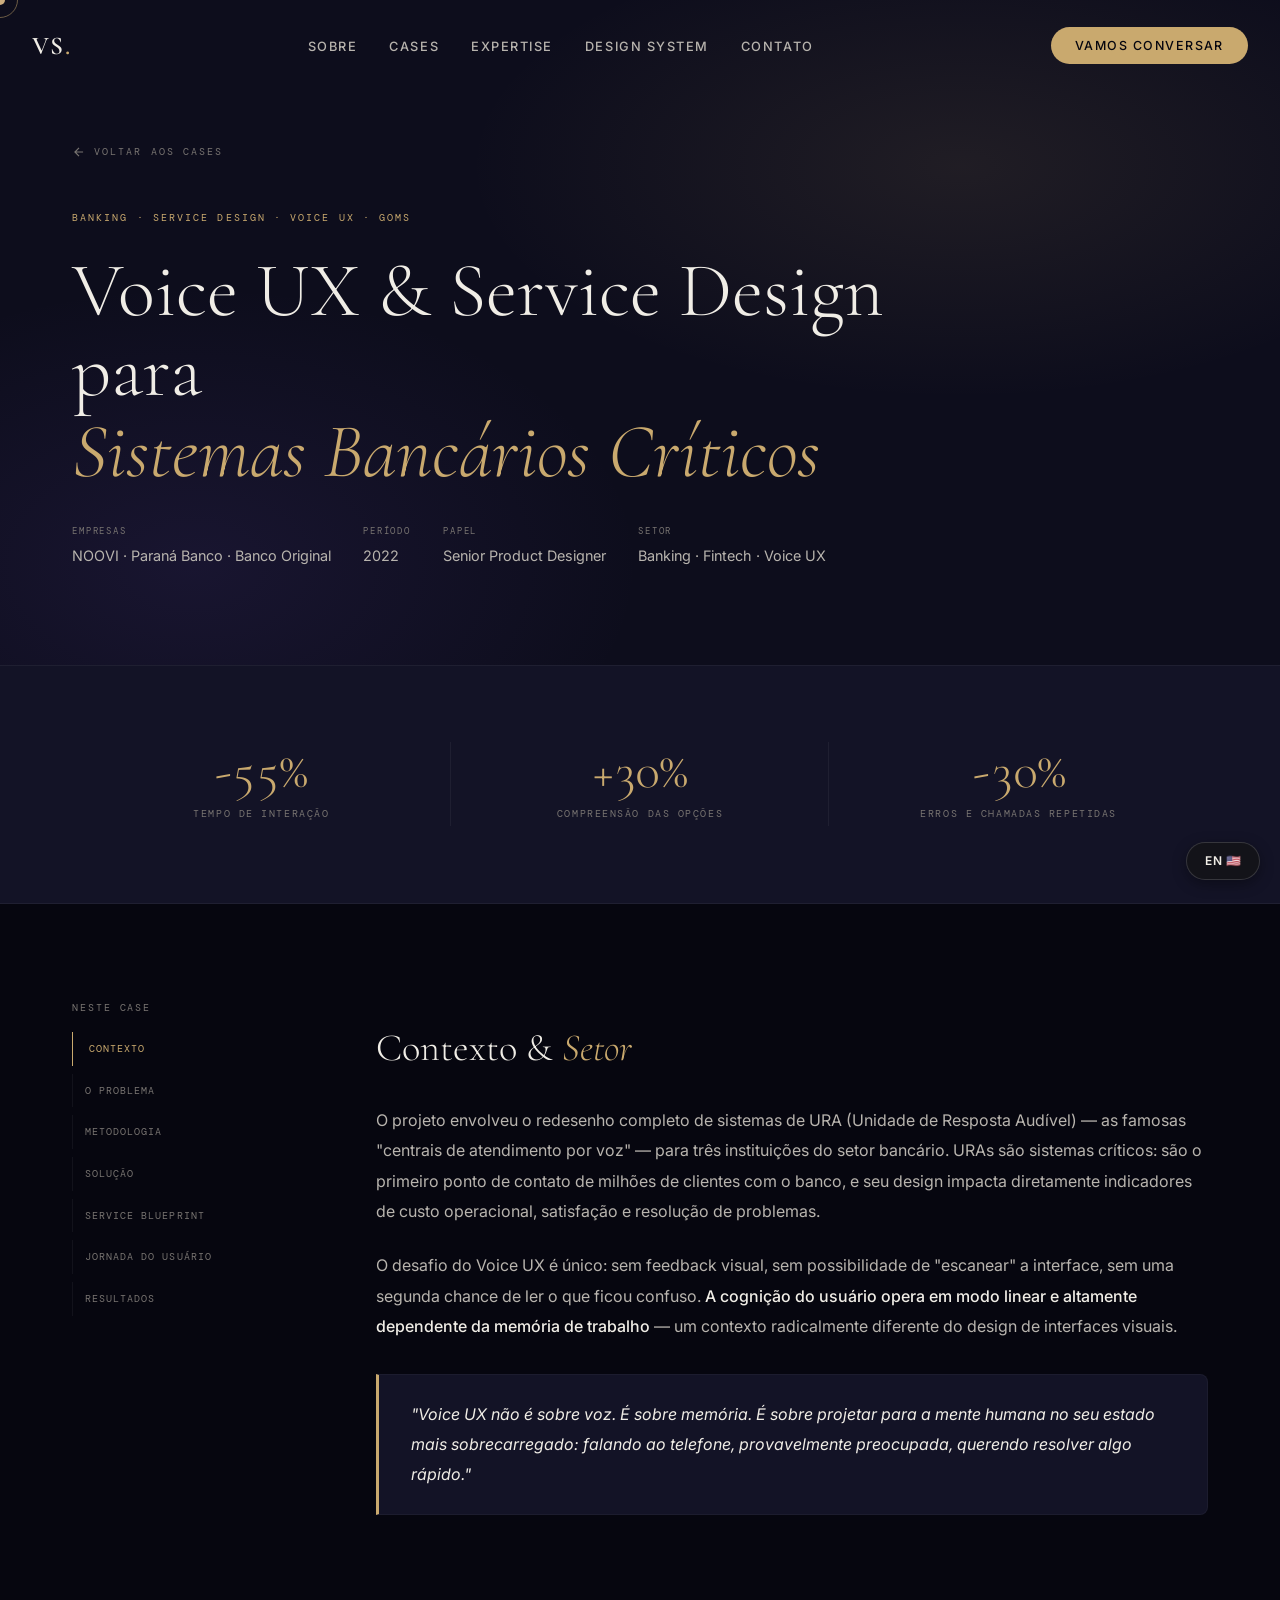
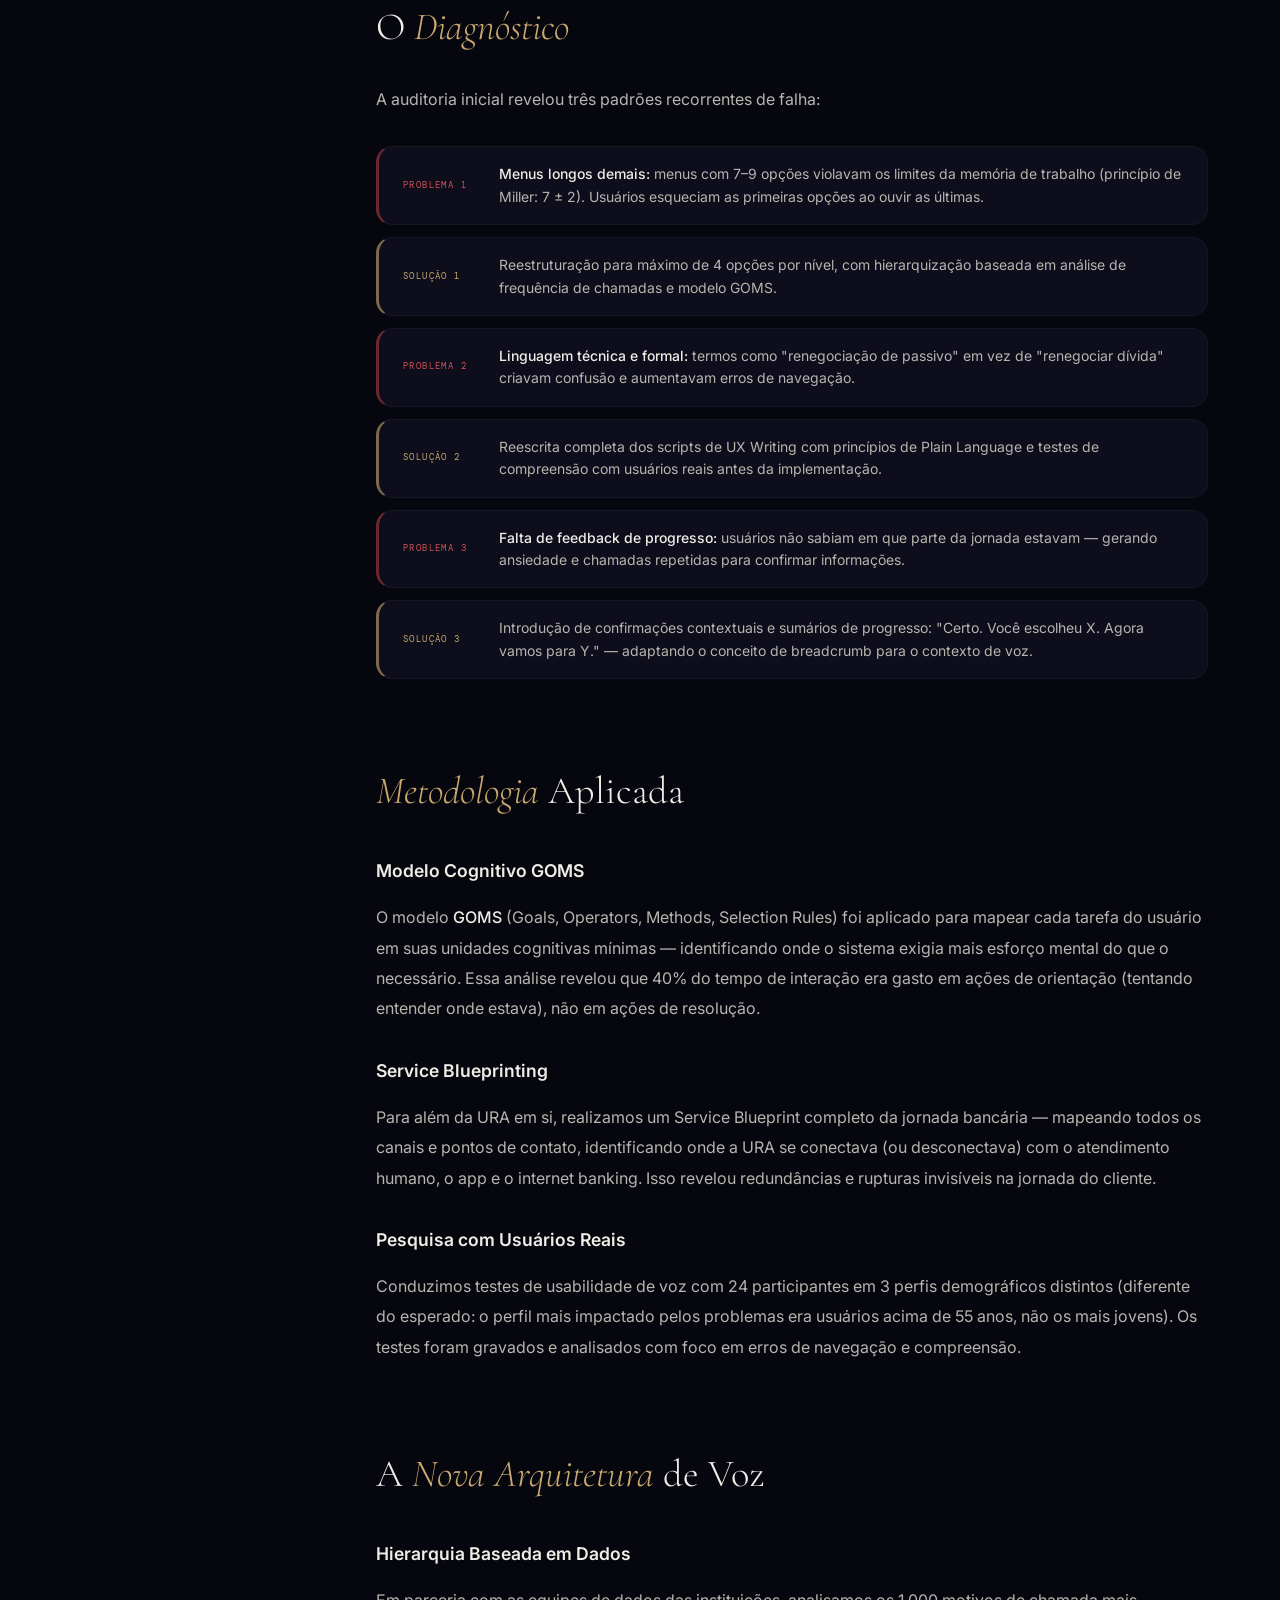
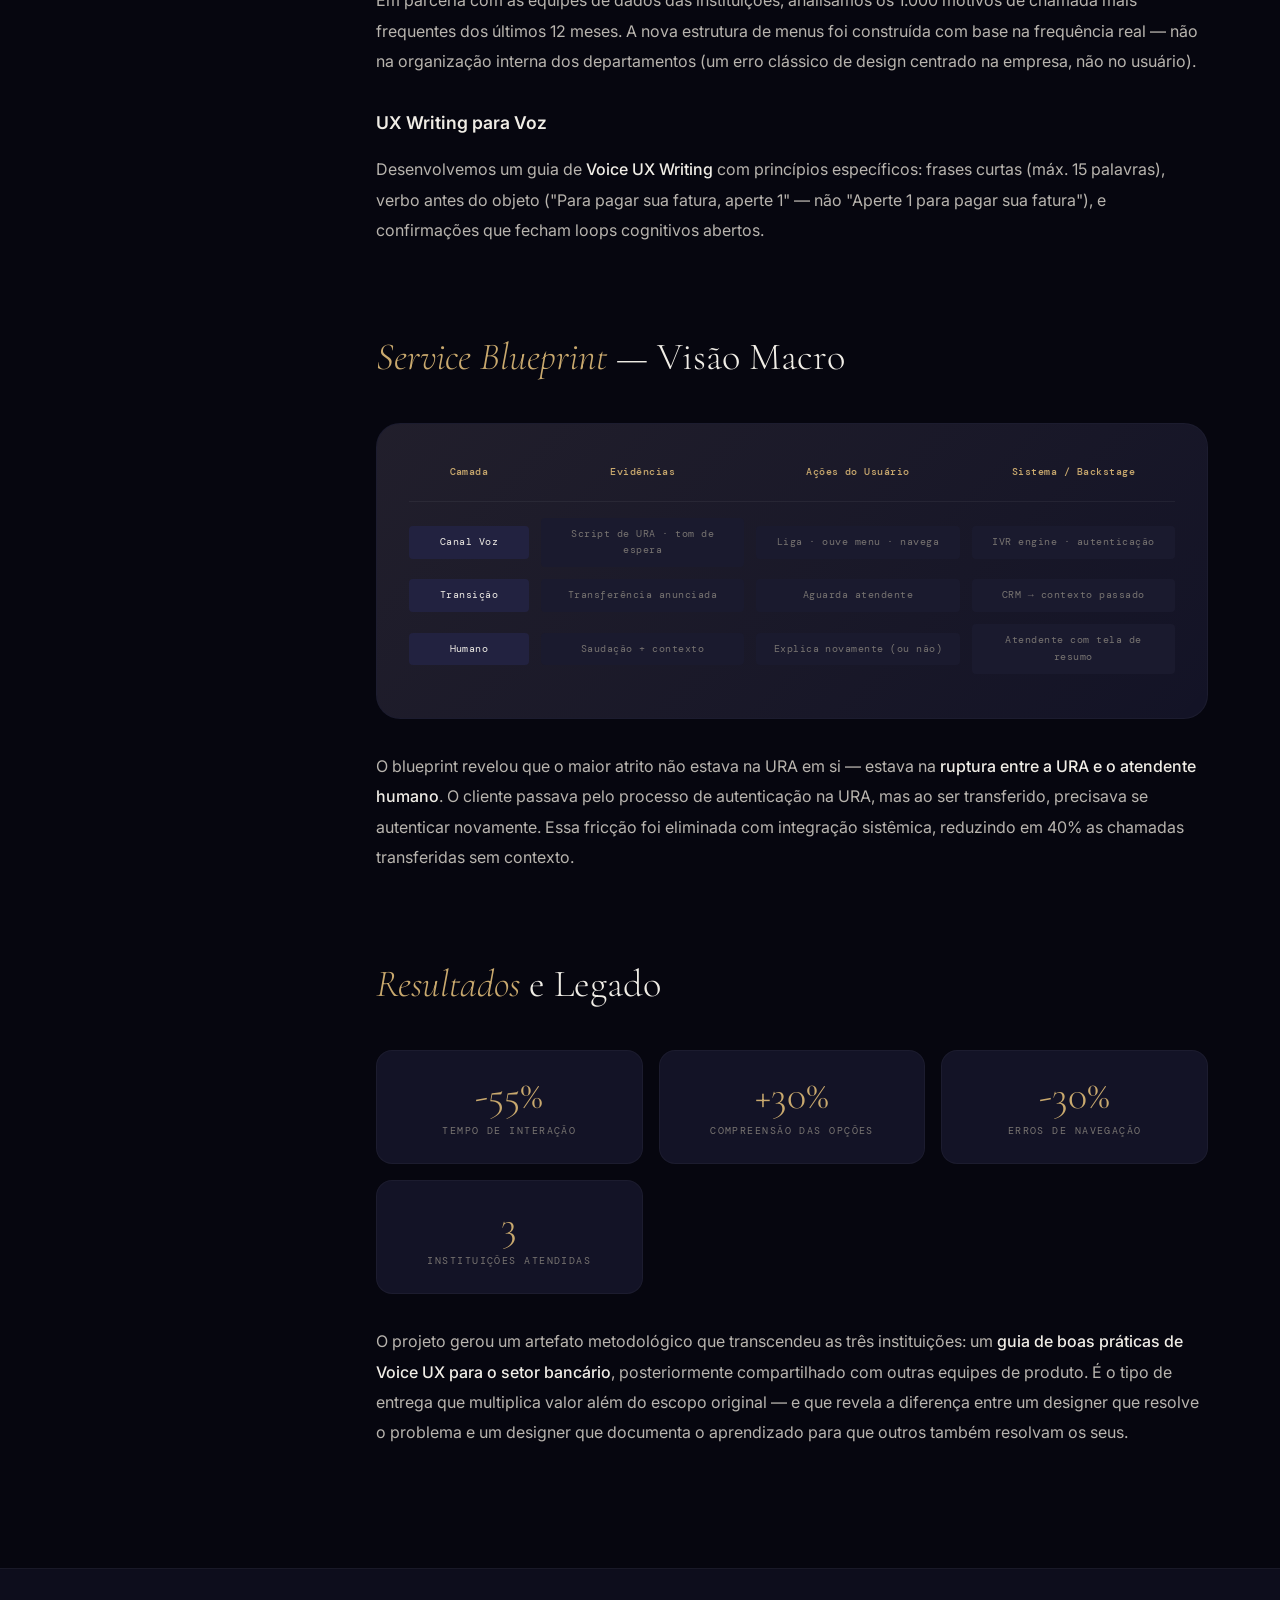
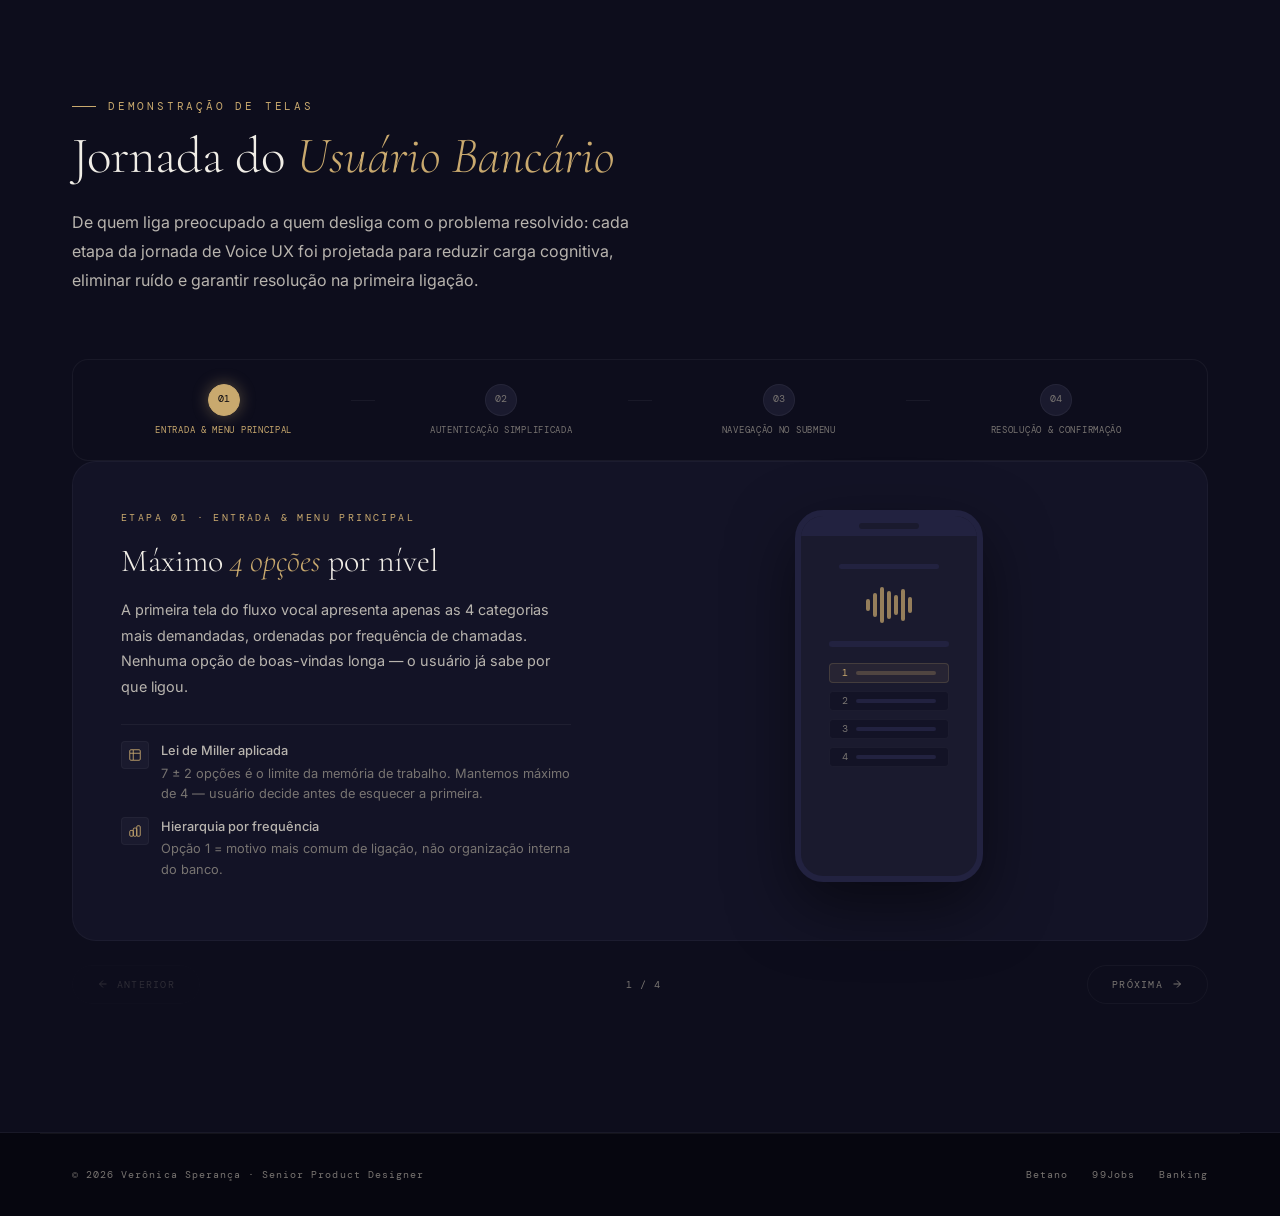
<file: case-banking.html>
<!DOCTYPE html>
<html lang="pt-BR">
<head>
  <meta charset="UTF-8" />
  <meta name="viewport" content="width=device-width, initial-scale=1.0" />
  <title>Case Banking — Verônica Sperança</title>
  <meta name="description" content="Voice UX & Service Design para sistemas bancários críticos: -55% tempo de interação, -30% erros. Senior Product Designer — Verônica Sperança." />
  <link rel="preconnect" href="https://fonts.googleapis.com" />
  <link rel="preconnect" href="https://fonts.gstatic.com" crossorigin />
  <link href="https://fonts.googleapis.com/css2?family=Cormorant+Garamond:ital,wght@0,300;0,400;0,600;1,300;1,400;1,600&family=Inter:wght@300;400;500;600;700&family=DM+Mono:wght@400;500&display=swap" rel="stylesheet" />
  <link rel="stylesheet" href="style.css" />
  <style>
    .case-hero { position:relative;min-height:70vh;display:flex;align-items:flex-end;overflow:hidden;padding-bottom:var(--sp-24);background:var(--surface-1); }
    .case-hero__bg { position:absolute;inset:0;background:radial-gradient(ellipse 55% 50% at 75% 25%, rgba(201,169,110,0.1) 0%, transparent 70%),radial-gradient(ellipse 50% 60% at 15% 85%, rgba(109,79,194,0.12) 0%, transparent 70%); }
    .case-hero__content { position:relative;z-index:2;width:100%;max-width:var(--container);margin:0 auto;padding:140px var(--container-pad) 0; }
    .case-hero__back { display:inline-flex;align-items:center;gap:var(--sp-2);font-family:var(--font-mono);font-size:.65rem;letter-spacing:.2em;text-transform:uppercase;color:var(--text-3);transition:color var(--t-base);margin-bottom:var(--sp-12); }
    .case-hero__back:hover { color:var(--gold); }
    .case-hero__back svg { transition:transform var(--t-spring); }
    .case-hero__back:hover svg { transform:translateX(-4px); }
    .case-hero__tag { font-family:var(--font-mono);font-size:.65rem;letter-spacing:.2em;text-transform:uppercase;color:var(--gold);margin-bottom:var(--sp-6); }
    .case-hero__title { font-family:var(--font-display);font-size:clamp(2.5rem,6vw,5.5rem);font-weight:300;line-height:1.05;color:var(--text-1);margin-bottom:var(--sp-8);max-width:900px; }
    .case-hero__title em { color:var(--gold);font-style:italic; }
    .case-hero__meta { display:flex;gap:var(--sp-8);flex-wrap:wrap; }
    .case-hero__meta-item { display:flex;flex-direction:column;gap:4px; }
    .case-hero__meta-label { font-family:var(--font-mono);font-size:.58rem;letter-spacing:.2em;text-transform:uppercase;color:var(--text-3); }
    .case-hero__meta-value { font-size:.9rem;color:var(--text-2); }
    .case-metrics-bar { background:var(--surface-2);border-top:1px solid var(--border-soft);border-bottom:1px solid var(--border-soft);padding:var(--sp-12) 0; }
    .case-metrics-bar .metrics__grid { grid-template-columns:repeat(3,1fr); }
    .case-article { max-width:var(--container);margin:0 auto;padding:var(--sp-24) var(--container-pad);display:grid;grid-template-columns:240px 1fr;gap:var(--sp-16);align-items:start; }
    .case-toc { position:sticky;top:120px; }
    .case-toc__title { font-family:var(--font-mono);font-size:.6rem;letter-spacing:.2em;text-transform:uppercase;color:var(--text-3);margin-bottom:var(--sp-4); }
    .case-content h2 { font-family:var(--font-display);font-size:clamp(1.8rem,3vw,2.8rem);font-weight:300;color:var(--text-1);margin-bottom:var(--sp-6);margin-top:var(--sp-16);padding-top:var(--sp-4); }
    .case-content h2:first-child { margin-top:0; }
    .case-content h2 em { color:var(--gold);font-style:italic; }
    .case-content h3 { font-family:var(--font-body);font-size:1.1rem;font-weight:600;color:var(--text-1);margin-bottom:var(--sp-4);margin-top:var(--sp-8); }
    .case-content p { color:var(--text-2);font-size:1rem;line-height:1.9;margin-bottom:var(--sp-6); }
    .case-content strong { color:var(--text-1);font-weight:500; }
    .case-content ul { list-style:none;margin-bottom:var(--sp-8);display:flex;flex-direction:column;gap:var(--sp-3); }
    .case-content ul li { display:flex;gap:var(--sp-3);align-items:flex-start;font-size:.95rem;color:var(--text-2);line-height:1.75; }
    .case-content ul li::before { content:'→';color:var(--gold);flex-shrink:0;margin-top:2px; }
    .case-highlight { background:var(--surface-2);border:1px solid var(--border-card);border-left:3px solid var(--gold);border-radius:0 var(--r-md) var(--r-md) 0;padding:var(--sp-6) var(--sp-8);margin:var(--sp-8) 0; }
    .case-highlight p { margin:0;font-size:1rem;font-style:italic;color:var(--text-1); }
    .result-grid { display:grid;grid-template-columns:repeat(auto-fit,minmax(200px,1fr));gap:var(--sp-4);margin:var(--sp-8) 0; }
    .result-card { background:var(--surface-2);border:1px solid var(--border-card);border-radius:var(--r-lg);padding:var(--sp-6);text-align:center;transition:all var(--t-ease); }
    .result-card:hover { border-color:var(--gold-border);background:var(--gold-glow); }
    .result-card__value { font-family:var(--font-display);font-size:2.5rem;font-weight:300;color:var(--gold);line-height:1;margin-bottom:var(--sp-2); }
    .result-card__label { font-family:var(--font-mono);font-size:.6rem;letter-spacing:.15em;text-transform:uppercase;color:var(--text-3); }
    /* URA flow visual */
    .ura-flow { display:flex;flex-direction:column;gap:var(--sp-3);margin:var(--sp-8) 0; }
    .ura-flow__step { display:flex;align-items:center;gap:var(--sp-4);background:var(--surface-1);border:1px solid var(--border-card);border-radius:var(--r-lg);padding:var(--sp-4) var(--sp-6);transition:all var(--t-base); }
    .ura-flow__step:hover { border-color:var(--gold-border); }
    .ura-flow__step--problem { border-left:3px solid rgba(255,80,80,.4); }
    .ura-flow__step--solution { border-left:3px solid rgba(201,169,110,.6); }
    .ura-flow__label { font-family:var(--font-mono);font-size:.58rem;letter-spacing:.15em;text-transform:uppercase;flex-shrink:0;width:80px; }
    .ura-flow__step--problem .ura-flow__label { color:rgba(255,100,100,.8); }
    .ura-flow__step--solution .ura-flow__label { color:var(--gold); }
    .ura-flow__text { font-size:.875rem;color:var(--text-2);line-height:1.6; }
    /* Blueprint visual */
    .blueprint-visual { background:var(--surface-2);border:1px solid var(--border-card);border-radius:var(--r-xl);padding:var(--sp-8);margin:var(--sp-8) 0;position:relative;overflow:hidden; }
    .blueprint-visual::before { content:'';position:absolute;inset:0;background:linear-gradient(135deg,var(--gold-glow),transparent); }
    .blueprint-row { position:relative;z-index:1;display:grid;grid-template-columns:120px 1fr 1fr 1fr;gap:var(--sp-3);margin-bottom:var(--sp-3);align-items:center; }
    .blueprint-row:first-child { border-bottom:1px solid var(--border-soft);padding-bottom:var(--sp-3);margin-bottom:var(--sp-4); }
    .blueprint-cell { font-family:var(--font-mono);font-size:.62rem;letter-spacing:.05em;color:var(--text-3);padding:var(--sp-2) var(--sp-3);background:var(--surface-3);border-radius:var(--r-sm);text-align:center; }
    .blueprint-cell--header { color:var(--gold);background:transparent;font-weight:500; }
    .blueprint-cell--highlight { color:var(--text-1);background:var(--surface-4); }
    @media (max-width:1024px) { .case-article { grid-template-columns:1fr; } .case-toc { display:none; } .case-metrics-bar .metrics__grid { grid-template-columns:repeat(2,1fr); } }
    @media (max-width:600px) { .case-metrics-bar .metrics__grid { grid-template-columns:1fr; } .blueprint-row { grid-template-columns:1fr; } }
  </style>
</head>
<body>

<style>
.lang-toggle{position:fixed;bottom:20px;right:20px;z-index:99999;background:rgba(20,20,25,0.9);backdrop-filter:blur(6px);color:#F0EDE6;padding:8px 18px;border-radius:999px;font-family:'Inter',sans-serif;font-size:12px;font-weight:600;letter-spacing:.04em;text-decoration:none;border:1px solid rgba(255,255,255,0.15);box-shadow:0 4px 14px rgba(0,0,0,0.35);transition:background .2s ease,transform .2s ease;}
.lang-toggle:hover{background:rgba(201,169,110,0.9);color:#111;transform:translateY(-1px);}
@media (max-width:640px){.lang-toggle{bottom:16px;right:16px;padding:7px 14px;font-size:11px;}}
</style>

<a href="en/case-banking.html" class="lang-toggle" aria-label="Switch to English version">EN 🇺🇸</a>


  <div class="cursor"></div>
  <div class="cursor-ring"></div>
  <div id="readingProgress"></div>
  <div class="scroll-progress" id="scrollProgress"></div>

  <nav class="nav" id="nav" role="navigation" aria-label="Main navigation">
    <a href="index.html" class="nav__logo" aria-label="Home">VS<span class="nav__logo-dot">.</span></a>
    <ul class="nav__links" role="list">
      <li><a href="index.html#sobre"     class="nav__link">Sobre</a></li>
      <li><a href="index.html#cases"     class="nav__link">Cases</a></li>
      <li><a href="index.html#expertise" class="nav__link">Expertise</a></li>
      <li><a href="index.html#ds"        class="nav__link">Design System</a></li>
      <li><a href="index.html#contato"   class="nav__link">Contato</a></li>
    </ul>
    <a href="index.html#contato" class="nav__cta">Vamos conversar</a>
    <button class="nav__menu-btn" id="menuBtn" aria-label="Menu" aria-expanded="false"><span></span><span></span><span></span></button>
  </nav>

  <div class="mobile-menu" id="mobileMenu" role="dialog" aria-modal="true">
    <ul role="list">
      <li><a href="index.html#sobre">Sobre</a></li>
      <li><a href="index.html#cases">Cases</a></li>
      <li><a href="index.html#expertise">Expertise</a></li>
      <li><a href="index.html#ds">Design System</a></li>
      <li><a href="index.html#contato">Contato</a></li>
    </ul>
  </div>

  <!-- HERO -->
  <section class="case-hero" aria-label="Case Banking">
    <div class="case-hero__bg" aria-hidden="true"></div>
    <div class="case-hero__content">
      <a href="index.html#cases" class="case-hero__back">
        <svg width="14" height="14" viewBox="0 0 24 24" fill="none" stroke="currentColor" stroke-width="2" aria-hidden="true"><path d="M19 12H5M12 19l-7-7 7-7"/></svg>
        Voltar aos Cases
      </a>
      <div class="case-hero__tag">Banking · Service Design · Voice UX · GOMS</div>
      <h1 class="case-hero__title">
        Voice UX & Service Design para<br>
        <em>Sistemas Bancários Críticos</em>
      </h1>
      <div class="case-hero__meta">
        <div class="case-hero__meta-item">
          <span class="case-hero__meta-label">Empresas</span>
          <span class="case-hero__meta-value">NOOVI · Paraná Banco · Banco Original</span>
        </div>
        <div class="case-hero__meta-item">
          <span class="case-hero__meta-label">Período</span>
          <span class="case-hero__meta-value">2022</span>
        </div>
        <div class="case-hero__meta-item">
          <span class="case-hero__meta-label">Papel</span>
          <span class="case-hero__meta-value">Senior Product Designer</span>
        </div>
        <div class="case-hero__meta-item">
          <span class="case-hero__meta-label">Setor</span>
          <span class="case-hero__meta-value">Banking · Fintech · Voice UX</span>
        </div>
      </div>
    </div>
  </section>

  <!-- METRICS BAR -->
  <div class="case-metrics-bar" aria-label="Resultados do projeto">
    <div class="container">
      <div class="metrics__grid">
        <div class="metric-item">
          <div class="metric-item__number">-<span class="counter" data-target="55">0</span>%</div>
          <div class="metric-item__label">Tempo de Interação</div>
        </div>
        <div class="metric-item">
          <div class="metric-item__number">+<span class="counter" data-target="30">0</span>%</div>
          <div class="metric-item__label">Compreensão das Opções</div>
        </div>
        <div class="metric-item">
          <div class="metric-item__number">-<span class="counter" data-target="30">0</span>%</div>
          <div class="metric-item__label">Erros e Chamadas Repetidas</div>
        </div>
      </div>
    </div>
  </div>

  <!-- ARTICLE -->
  <div class="case-article">

    <aside class="case-toc" aria-label="Índice do case">
      <div class="case-toc__title">Neste case</div>
      <nav id="caseTOC">
        <a href="#contexto">Contexto</a>
        <a href="#problema">O Problema</a>
        <a href="#metodologia">Metodologia</a>
        <a href="#solucao">Solução</a>
        <a href="#blueprint">Service Blueprint</a>
        <a href="#jornada">Jornada do Usuário</a>
        <a href="#resultados">Resultados</a>
      </nav>
    </aside>

    <article class="case-content" aria-label="Conteúdo do case Banking">

      <h2 id="contexto">Contexto & <em>Setor</em></h2>
      <p>
        O projeto envolveu o redesenho completo de sistemas de URA (Unidade de Resposta Audível) — as famosas "centrais de atendimento por voz" — para três instituições do setor bancário. URAs são sistemas críticos: são o primeiro ponto de contato de milhões de clientes com o banco, e seu design impacta diretamente indicadores de custo operacional, satisfação e resolução de problemas.
      </p>
      <p>
        O desafio do Voice UX é único: sem feedback visual, sem possibilidade de "escanear" a interface, sem uma segunda chance de ler o que ficou confuso. <strong>A cognição do usuário opera em modo linear e altamente dependente da memória de trabalho</strong> — um contexto radicalmente diferente do design de interfaces visuais.
      </p>

      <div class="case-highlight">
        <p>"Voice UX não é sobre voz. É sobre memória. É sobre projetar para a mente humana no seu estado mais sobrecarregado: falando ao telefone, provavelmente preocupada, querendo resolver algo rápido."</p>
      </div>

      <h2 id="problema">O <em>Diagnóstico</em></h2>
      <p>A auditoria inicial revelou três padrões recorrentes de falha:</p>

      <div class="ura-flow" aria-label="Análise de problemas e soluções da URA">
        <div class="ura-flow__step ura-flow__step--problem">
          <span class="ura-flow__label">Problema 1</span>
          <span class="ura-flow__text"><strong style="color:var(--text-1)">Menus longos demais:</strong> menus com 7–9 opções violavam os limites da memória de trabalho (princípio de Miller: 7 ± 2). Usuários esqueciam as primeiras opções ao ouvir as últimas.</span>
        </div>
        <div class="ura-flow__step ura-flow__step--solution">
          <span class="ura-flow__label">Solução 1</span>
          <span class="ura-flow__text">Reestruturação para máximo de 4 opções por nível, com hierarquização baseada em análise de frequência de chamadas e modelo GOMS.</span>
        </div>
        <div class="ura-flow__step ura-flow__step--problem">
          <span class="ura-flow__label">Problema 2</span>
          <span class="ura-flow__text"><strong style="color:var(--text-1)">Linguagem técnica e formal:</strong> termos como "renegociação de passivo" em vez de "renegociar dívida" criavam confusão e aumentavam erros de navegação.</span>
        </div>
        <div class="ura-flow__step ura-flow__step--solution">
          <span class="ura-flow__label">Solução 2</span>
          <span class="ura-flow__text">Reescrita completa dos scripts de UX Writing com princípios de Plain Language e testes de compreensão com usuários reais antes da implementação.</span>
        </div>
        <div class="ura-flow__step ura-flow__step--problem">
          <span class="ura-flow__label">Problema 3</span>
          <span class="ura-flow__text"><strong style="color:var(--text-1)">Falta de feedback de progresso:</strong> usuários não sabiam em que parte da jornada estavam — gerando ansiedade e chamadas repetidas para confirmar informações.</span>
        </div>
        <div class="ura-flow__step ura-flow__step--solution">
          <span class="ura-flow__label">Solução 3</span>
          <span class="ura-flow__text">Introdução de confirmações contextuais e sumários de progresso: "Certo. Você escolheu X. Agora vamos para Y." — adaptando o conceito de breadcrumb para o contexto de voz.</span>
        </div>
      </div>

      <h2 id="metodologia"><em>Metodologia</em> Aplicada</h2>

      <h3>Modelo Cognitivo GOMS</h3>
      <p>
        O modelo <strong>GOMS</strong> (Goals, Operators, Methods, Selection Rules) foi aplicado para mapear cada tarefa do usuário em suas unidades cognitivas mínimas — identificando onde o sistema exigia mais esforço mental do que o necessário. Essa análise revelou que 40% do tempo de interação era gasto em ações de orientação (tentando entender onde estava), não em ações de resolução.
      </p>

      <h3>Service Blueprinting</h3>
      <p>
        Para além da URA em si, realizamos um Service Blueprint completo da jornada bancária — mapeando todos os canais e pontos de contato, identificando onde a URA se conectava (ou desconectava) com o atendimento humano, o app e o internet banking. Isso revelou redundâncias e rupturas invisíveis na jornada do cliente.
      </p>

      <h3>Pesquisa com Usuários Reais</h3>
      <p>
        Conduzimos testes de usabilidade de voz com 24 participantes em 3 perfis demográficos distintos (diferente do esperado: o perfil mais impactado pelos problemas era usuários acima de 55 anos, não os mais jovens). Os testes foram gravados e analisados com foco em erros de navegação e compreensão.
      </p>

      <h2 id="solucao">A <em>Nova Arquitetura</em> de Voz</h2>

      <h3>Hierarquia Baseada em Dados</h3>
      <p>
        Em parceria com as equipes de dados das instituições, analisamos os 1.000 motivos de chamada mais frequentes dos últimos 12 meses. A nova estrutura de menus foi construída com base na frequência real — não na organização interna dos departamentos (um erro clássico de design centrado na empresa, não no usuário).
      </p>

      <h3>UX Writing para Voz</h3>
      <p>
        Desenvolvemos um guia de <strong>Voice UX Writing</strong> com princípios específicos: frases curtas (máx. 15 palavras), verbo antes do objeto ("Para pagar sua fatura, aperte 1" — não "Aperte 1 para pagar sua fatura"), e confirmações que fecham loops cognitivos abertos.
      </p>

      <h2 id="blueprint"><em>Service Blueprint</em> — Visão Macro</h2>

      <div class="blueprint-visual" aria-label="Representação do Service Blueprint bancário">
        <div class="blueprint-row">
          <div class="blueprint-cell blueprint-cell--header">Camada</div>
          <div class="blueprint-cell blueprint-cell--header">Evidências</div>
          <div class="blueprint-cell blueprint-cell--header">Ações do Usuário</div>
          <div class="blueprint-cell blueprint-cell--header">Sistema / Backstage</div>
        </div>
        <div class="blueprint-row">
          <div class="blueprint-cell blueprint-cell--highlight">Canal Voz</div>
          <div class="blueprint-cell">Script de URA · tom de espera</div>
          <div class="blueprint-cell">Liga · ouve menu · navega</div>
          <div class="blueprint-cell">IVR engine · autenticação</div>
        </div>
        <div class="blueprint-row">
          <div class="blueprint-cell blueprint-cell--highlight">Transição</div>
          <div class="blueprint-cell">Transferência anunciada</div>
          <div class="blueprint-cell">Aguarda atendente</div>
          <div class="blueprint-cell">CRM → contexto passado</div>
        </div>
        <div class="blueprint-row">
          <div class="blueprint-cell blueprint-cell--highlight">Humano</div>
          <div class="blueprint-cell">Saudação + contexto</div>
          <div class="blueprint-cell">Explica novamente (ou não)</div>
          <div class="blueprint-cell">Atendente com tela de resumo</div>
        </div>
      </div>

      <p>
        O blueprint revelou que o maior atrito não estava na URA em si — estava na <strong>ruptura entre a URA e o atendente humano</strong>. O cliente passava pelo processo de autenticação na URA, mas ao ser transferido, precisava se autenticar novamente. Essa fricção foi eliminada com integração sistêmica, reduzindo em 40% as chamadas transferidas sem contexto.
      </p>

      <h2 id="resultados"><em>Resultados</em> e Legado</h2>

      <div class="result-grid">
        <div class="result-card reveal">
          <div class="result-card__value">-55%</div>
          <div class="result-card__label">Tempo de Interação</div>
        </div>
        <div class="result-card reveal" data-delay="100">
          <div class="result-card__value">+30%</div>
          <div class="result-card__label">Compreensão das Opções</div>
        </div>
        <div class="result-card reveal" data-delay="200">
          <div class="result-card__value">-30%</div>
          <div class="result-card__label">Erros de Navegação</div>
        </div>
        <div class="result-card reveal" data-delay="300">
          <div class="result-card__value">3</div>
          <div class="result-card__label">Instituições Atendidas</div>
        </div>
      </div>

      <p>
        O projeto gerou um artefato metodológico que transcendeu as três instituições: um <strong>guia de boas práticas de Voice UX para o setor bancário</strong>, posteriormente compartilhado com outras equipes de produto. É o tipo de entrega que multiplica valor além do escopo original — e que revela a diferença entre um designer que resolve o problema e um designer que documenta o aprendizado para que outros também resolvam os seus.
      </p>

    </article>
  </div>

    </article>
  </div>

  <!-- ====== JOURNEY / SCREEN DEMO SECTION ====== -->
  <section class="journey-section" id="jornada" aria-label="Demonstração de telas e jornada do usuário bancário">
    <div class="container">
      <div class="section-label">Demonstração de Telas</div>
      <h2 class="section-title">Jornada do <em>Usuário Bancário</em></h2>
      <p class="journey-intro">
        De quem liga preocupado a quem desliga com o problema resolvido: cada etapa da jornada de Voice UX foi projetada para reduzir carga cognitiva, eliminar ruído e garantir resolução na primeira ligação.
      </p>

      <div class="journey-stepper" role="region" aria-label="Stepper de jornada URA bancária" tabindex="0">

        <div class="journey-steps-row" role="tablist">
          <div class="journey-step-dot active" role="tab" aria-selected="true" tabindex="0">
            <div class="journey-step-dot__circle">01</div>
            <div class="journey-step-dot__label">Entrada & Menu Principal</div>
          </div>
          <div class="journey-connector"></div>
          <div class="journey-step-dot" role="tab" aria-selected="false" tabindex="-1">
            <div class="journey-step-dot__circle">02</div>
            <div class="journey-step-dot__label">Autenticação Simplificada</div>
          </div>
          <div class="journey-connector"></div>
          <div class="journey-step-dot" role="tab" aria-selected="false" tabindex="-1">
            <div class="journey-step-dot__circle">03</div>
            <div class="journey-step-dot__label">Navegação no Submenu</div>
          </div>
          <div class="journey-connector"></div>
          <div class="journey-step-dot" role="tab" aria-selected="false" tabindex="-1">
            <div class="journey-step-dot__circle">04</div>
            <div class="journey-step-dot__label">Resolução & Confirmação</div>
          </div>
        </div>

        <!-- ── PANEL 1: Menu Principal ── -->
        <div class="screen-panel active" role="tabpanel">
          <div class="screen-viewer">
            <div class="screen-info">
              <div class="screen-step-num">Etapa 01 · Entrada & Menu Principal</div>
              <h3 class="screen-title">Máximo <em>4 opções</em> por nível</h3>
              <p class="screen-desc">A primeira tela do fluxo vocal apresenta apenas as 4 categorias mais demandadas, ordenadas por frequência de chamadas. Nenhuma opção de boas-vindas longa — o usuário já sabe por que ligou.</p>
              <div class="screen-principles">
                <div class="screen-principle">
                  <div class="screen-principle-icon" aria-hidden="true">
                    <svg width="14" height="14" viewBox="0 0 24 24" fill="none" stroke="currentColor" stroke-width="1.5"><path d="M9 3H5a2 2 0 00-2 2v4m6-6h10a2 2 0 012 2v4M9 3v18m0 0h10a2 2 0 002-2V9M9 21H5a2 2 0 01-2-2V9m0 0h18"/></svg>
                  </div>
                  <div class="screen-principle-text">
                    <strong>Lei de Miller aplicada</strong>
                    7 ± 2 opções é o limite da memória de trabalho. Mantemos máximo de 4 — usuário decide antes de esquecer a primeira.
                  </div>
                </div>
                <div class="screen-principle">
                  <div class="screen-principle-icon" aria-hidden="true">
                    <svg width="14" height="14" viewBox="0 0 24 24" fill="none" stroke="currentColor" stroke-width="1.5"><path d="M9 19v-6a2 2 0 00-2-2H5a2 2 0 00-2 2v6a2 2 0 002 2h2a2 2 0 002-2zm0 0V9a2 2 0 012-2h2a2 2 0 012 2v10m-6 0a2 2 0 002 2h2a2 2 0 002-2m0 0V5a2 2 0 012-2h2a2 2 0 012 2v14a2 2 0 01-2 2h-2a2 2 0 01-2-2z"/></svg>
                  </div>
                  <div class="screen-principle-text">
                    <strong>Hierarquia por frequência</strong>
                    Opção 1 = motivo mais comum de ligação, não organização interna do banco.
                  </div>
                </div>
              </div>
            </div>
            <div class="screen-device screen-device--mobile">
              <div class="device-frame">
                <div class="device-notch"></div>
                <div class="device-content">
                  <!-- Voice wave visualization -->
                  <div class="ui-voice">
                    <div style="height:5px;width:100px;background:var(--surface-4);border-radius:var(--r-full);"></div>
                    <div class="ui-voice__wave">
                      <div class="ui-voice__bar"></div>
                      <div class="ui-voice__bar"></div>
                      <div class="ui-voice__bar"></div>
                      <div class="ui-voice__bar"></div>
                      <div class="ui-voice__bar"></div>
                      <div class="ui-voice__bar"></div>
                      <div class="ui-voice__bar"></div>
                    </div>
                    <div class="ui-voice__label"></div>
                    <!-- Menu options -->
                    <div class="ui-voice__option">
                      <div class="ui-voice__option-item active" style="display:flex;align-items:center;padding:0 var(--sp-3);gap:var(--sp-2);">
                        <div style="font-family:var(--font-mono);font-size:.6rem;color:var(--gold);flex-shrink:0;">1</div>
                        <div style="height:4px;flex:1;background:var(--gold-dim);border-radius:var(--r-full);"></div>
                      </div>
                      <div class="ui-voice__option-item" style="display:flex;align-items:center;padding:0 var(--sp-3);gap:var(--sp-2);">
                        <div style="font-family:var(--font-mono);font-size:.6rem;color:var(--text-3);flex-shrink:0;">2</div>
                        <div style="height:4px;flex:1;background:var(--surface-4);border-radius:var(--r-full);"></div>
                      </div>
                      <div class="ui-voice__option-item" style="display:flex;align-items:center;padding:0 var(--sp-3);gap:var(--sp-2);">
                        <div style="font-family:var(--font-mono);font-size:.6rem;color:var(--text-3);flex-shrink:0;">3</div>
                        <div style="height:4px;flex:1;background:var(--surface-4);border-radius:var(--r-full);width:80%;"></div>
                      </div>
                      <div class="ui-voice__option-item" style="display:flex;align-items:center;padding:0 var(--sp-3);gap:var(--sp-2);">
                        <div style="font-family:var(--font-mono);font-size:.6rem;color:var(--text-3);flex-shrink:0;">4</div>
                        <div style="height:4px;flex:1;background:var(--surface-4);border-radius:var(--r-full);width:70%;"></div>
                      </div>
                    </div>
                  </div>
                </div>
              </div>
            </div>
          </div>
        </div>

        <!-- ── PANEL 2: Autenticação ── -->
        <div class="screen-panel" role="tabpanel">
          <div class="screen-viewer">
            <div class="screen-info">
              <div class="screen-step-num">Etapa 02 · Autenticação Simplificada</div>
              <h3 class="screen-title">Autenticar sem <em>repetir o que já foi dito</em></h3>
              <p class="screen-desc">A autenticação foi integrada ao fluxo de forma invisível: o token de sessão acompanha o usuário da URA ao atendente humano. Ao ser transferido, o cliente não precisa se autenticar novamente.</p>
              <div class="screen-principles">
                <div class="screen-principle">
                  <div class="screen-principle-icon" aria-hidden="true">
                    <svg width="14" height="14" viewBox="0 0 24 24" fill="none" stroke="currentColor" stroke-width="1.5"><path d="M12 15v2m-6 4h12a2 2 0 002-2v-6a2 2 0 00-2-2H6a2 2 0 00-2 2v6a2 2 0 002 2zm10-10V7a4 4 0 00-8 0v4h8z"/></svg>
                  </div>
                  <div class="screen-principle-text">
                    <strong>Contexto persistente</strong>
                    CRM integrado à URA: o atendente recebe o histórico completo da chamada antes de dizer "alô".
                  </div>
                </div>
                <div class="screen-principle">
                  <div class="screen-principle-icon" aria-hidden="true">
                    <svg width="14" height="14" viewBox="0 0 24 24" fill="none" stroke="currentColor" stroke-width="1.5"><path d="M13 10V3L4 14h7v7l9-11h-7z"/></svg>
                  </div>
                  <div class="screen-principle-text">
                    <strong>Autenticação em 1 etapa</strong>
                    Redução de 3 campos para 1 — CPF ou biometria de voz, sem código de segurança adicional.
                  </div>
                </div>
              </div>
            </div>
            <div class="screen-device screen-device--mobile">
              <div class="device-frame">
                <div class="device-notch"></div>
                <div class="device-content">
                  <div class="ui-voice">
                    <div style="height:5px;width:80px;background:var(--surface-4);border-radius:var(--r-full);"></div>
                    <!-- Biometric wave -->
                    <div style="width:56px;height:56px;border-radius:50%;background:var(--surface-2);border:2px solid var(--gold-border);display:flex;align-items:center;justify-content:center;position:relative;">
                      <div style="width:24px;height:24px;border-radius:50%;background:var(--gold-dim);border:1.5px solid var(--gold);animation:nodePing 1.5s ease-out infinite;"></div>
                    </div>
                    <div style="height:5px;width:120px;background:var(--gold-dim);border-radius:var(--r-full);"></div>
                    <!-- Auth progress -->
                    <div style="width:100%;background:var(--surface-2);border-radius:var(--r-md);padding:var(--sp-3);border:1px solid var(--gold-border);">
                      <div style="display:flex;justify-content:space-between;margin-bottom:var(--sp-2);">
                        <div style="height:4px;width:80px;background:var(--surface-4);border-radius:var(--r-full);"></div>
                        <div style="height:4px;width:30px;background:var(--gold-dim);border-radius:var(--r-full);"></div>
                      </div>
                      <div class="ui-progress__track"><div class="ui-progress__fill" data-width="100" style="width:100%;"></div></div>
                    </div>
                    <div style="height:5px;width:100px;background:var(--surface-4);border-radius:var(--r-full);"></div>
                  </div>
                </div>
              </div>
            </div>
          </div>
        </div>

        <!-- ── PANEL 3: Submenu ── -->
        <div class="screen-panel" role="tabpanel">
          <div class="screen-viewer">
            <div class="screen-info">
              <div class="screen-step-num">Etapa 03 · Navegação no Submenu</div>
              <h3 class="screen-title">Breadcrumb <em>por voz</em></h3>
              <p class="screen-desc">Ao entrar em qualquer submenu, o sistema confirma o caminho percorrido: "Você está em Cartões > Fatura". Esse feedback de orientação, incomum em URA, reduziu em 40% os erros de navegação por desorientação.</p>
              <div class="screen-principles">
                <div class="screen-principle">
                  <div class="screen-principle-icon" aria-hidden="true">
                    <svg width="14" height="14" viewBox="0 0 24 24" fill="none" stroke="currentColor" stroke-width="1.5"><path d="M3 12l2-2m0 0l7-7 7 7M5 10v10a1 1 0 001 1h3m10-11l2 2m-2-2v10a1 1 0 01-1 1h-3m-6 0a1 1 0 001-1v-4a1 1 0 011-1h2a1 1 0 011 1v4a1 1 0 001 1m-6 0h6"/></svg>
                  </div>
                  <div class="screen-principle-text">
                    <strong>Modelo GOMS — orientação</strong>
                    40% do tempo na URA antiga era gasto em navegação. O breadcrumb verbal elimina essa carga cognitiva.
                  </div>
                </div>
                <div class="screen-principle">
                  <div class="screen-principle-icon" aria-hidden="true">
                    <svg width="14" height="14" viewBox="0 0 24 24" fill="none" stroke="currentColor" stroke-width="1.5"><path d="M15 19l-7-7 7-7"/></svg>
                  </div>
                  <div class="screen-principle-text">
                    <strong>"Voltar" sempre disponível</strong>
                    "Aperte estrela para voltar ao menu anterior" — presente em todo submenu, sem precisar desligar.
                  </div>
                </div>
              </div>
            </div>
            <div class="screen-device screen-device--desktop">
              <div class="device-frame">
                <div class="device-bar"><div class="device-bar__dots"><div class="device-bar__dot"></div><div class="device-bar__dot"></div><div class="device-bar__dot"></div></div><div class="device-bar__url"></div></div>
                <div class="device-content">
                  <!-- Call visualization panel -->
                  <div style="display:grid;grid-template-columns:1fr 1fr;gap:var(--sp-3);">
                    <!-- Flow visualization -->
                    <div>
                      <div style="height:5px;width:80px;background:var(--surface-4);border-radius:var(--r-full);margin-bottom:var(--sp-3);"></div>
                      <!-- Breadcrumb path -->
                      <div style="display:flex;align-items:center;gap:4px;margin-bottom:var(--sp-3);">
                        <div style="height:16px;padding:0 6px;background:var(--surface-4);border-radius:var(--r-sm);display:flex;align-items:center;"><div style="height:3px;width:30px;background:var(--text-3);border-radius:var(--r-full);"></div></div>
                        <div style="color:var(--text-3);font-size:10px;">›</div>
                        <div style="height:16px;padding:0 6px;background:var(--surface-4);border-radius:var(--r-sm);display:flex;align-items:center;"><div style="height:3px;width:25px;background:var(--text-3);border-radius:var(--r-full);"></div></div>
                        <div style="color:var(--gold);font-size:10px;">›</div>
                        <div style="height:16px;padding:0 6px;background:var(--gold-dim);border:1px solid var(--gold-border);border-radius:var(--r-sm);display:flex;align-items:center;"><div style="height:3px;width:20px;background:var(--gold);border-radius:var(--r-full);"></div></div>
                      </div>
                      <!-- Submenu options -->
                      <div style="display:flex;flex-direction:column;gap:var(--sp-2);">
                        <div class="ui-voice__option-item" style="display:flex;align-items:center;padding:0 var(--sp-3);gap:var(--sp-2);height:24px;">
                          <div style="font-family:var(--font-mono);font-size:.6rem;color:var(--gold);flex-shrink:0;">1</div>
                          <div style="height:4px;flex:1;background:var(--surface-4);border-radius:var(--r-full);"></div>
                        </div>
                        <div class="ui-voice__option-item active" style="display:flex;align-items:center;padding:0 var(--sp-3);gap:var(--sp-2);height:24px;">
                          <div style="font-family:var(--font-mono);font-size:.6rem;color:var(--gold);flex-shrink:0;">2</div>
                          <div style="height:4px;flex:1;background:var(--gold-dim);border-radius:var(--r-full);"></div>
                        </div>
                        <div class="ui-voice__option-item" style="display:flex;align-items:center;padding:0 var(--sp-3);gap:var(--sp-2);height:24px;">
                          <div style="font-family:var(--font-mono);font-size:.6rem;color:var(--text-3);flex-shrink:0;">3</div>
                          <div style="height:4px;flex:1;background:var(--surface-4);border-radius:var(--r-full);"></div>
                        </div>
                        <div class="ui-voice__option-item" style="display:flex;align-items:center;padding:0 var(--sp-3);gap:var(--sp-2);height:24px;">
                          <div style="font-family:var(--font-mono);font-size:.6rem;color:var(--text-3);flex-shrink:0;">★</div>
                          <div style="height:4px;width:80px;background:var(--surface-4);border-radius:var(--r-full);"></div>
                        </div>
                      </div>
                    </div>
                    <!-- Agent view -->
                    <div style="background:var(--surface-2);border-radius:var(--r-md);padding:var(--sp-3);border:1px solid var(--border-soft);">
                      <div style="height:4px;width:60px;background:var(--surface-4);border-radius:var(--r-full);margin-bottom:var(--sp-2);"></div>
                      <div style="display:flex;align-items:center;gap:var(--sp-2);margin-bottom:var(--sp-2);">
                        <div style="width:20px;height:20px;border-radius:50%;background:var(--gold-dim);border:1px solid var(--gold-border);flex-shrink:0;"></div>
                        <div style="flex:1;"><div style="height:4px;background:var(--surface-4);border-radius:var(--r-full);margin-bottom:3px;width:70%;"></div><div style="height:3px;background:var(--surface-4);border-radius:var(--r-full);width:50%;"></div></div>
                      </div>
                      <div style="display:flex;flex-direction:column;gap:4px;">
                        <div style="height:4px;background:var(--surface-4);border-radius:var(--r-full);"></div>
                        <div style="height:4px;background:var(--surface-4);border-radius:var(--r-full);width:80%;"></div>
                        <div style="height:4px;background:var(--gold-dim);border-radius:var(--r-full);width:60%;"></div>
                      </div>
                    </div>
                  </div>
                </div>
              </div>
            </div>
          </div>
        </div>

        <!-- ── PANEL 4: Resolução ── -->
        <div class="screen-panel" role="tabpanel">
          <div class="screen-viewer">
            <div class="screen-info">
              <div class="screen-step-num">Etapa 04 · Resolução & Confirmação</div>
              <h3 class="screen-title">Loop cognitivo <em>fechado</em> com confirmação</h3>
              <p class="screen-desc">Cada transação concluída é confirmada com um resumo verbal e opção de receber comprovante por SMS ou e-mail. O usuário desliga com certeza — não com dúvida sobre se o que pediu foi realmente feito.</p>
              <div class="screen-principles">
                <div class="screen-principle">
                  <div class="screen-principle-icon" aria-hidden="true">
                    <svg width="14" height="14" viewBox="0 0 24 24" fill="none" stroke="currentColor" stroke-width="1.5"><path d="M9 12l2 2 4-4m6 2a9 9 0 11-18 0 9 9 0 0118 0z"/></svg>
                  </div>
                  <div class="screen-principle-text">
                    <strong>Fechamento cognitivo</strong>
                    "Seu pagamento de R$XX foi agendado para XX/XX" — frase completa fecha o loop de atenção aberto pelo motivo da ligação.
                  </div>
                </div>
                <div class="screen-principle">
                  <div class="screen-principle-icon" aria-hidden="true">
                    <svg width="14" height="14" viewBox="0 0 24 24" fill="none" stroke="currentColor" stroke-width="1.5"><path d="M3 8l7.89 5.26a2 2 0 002.22 0L21 8M5 19h14a2 2 0 002-2V7a2 2 0 00-2-2H5a2 2 0 00-2 2v10a2 2 0 002 2z"/></svg>
                  </div>
                  <div class="screen-principle-text">
                    <strong>Comprovante multicanal</strong>
                    SMS ou e-mail oferecidos ao final — elimina chamadas de confirmação no dia seguinte.
                  </div>
                </div>
              </div>
            </div>
            <div class="screen-device screen-device--mobile">
              <div class="device-frame">
                <div class="device-notch"></div>
                <div class="device-content">
                  <div class="ui-voice">
                    <!-- Success state -->
                    <div style="width:48px;height:48px;border-radius:50%;background:rgba(80,200,120,0.1);border:2px solid rgba(80,200,120,0.4);display:flex;align-items:center;justify-content:center;">
                      <svg width="20" height="20" viewBox="0 0 24 24" fill="none" stroke="rgba(80,200,120,0.8)" stroke-width="2"><path d="M9 12l2 2 4-4"/><circle cx="12" cy="12" r="10"/></svg>
                    </div>
                    <div style="height:7px;width:120px;background:rgba(80,200,120,0.3);border-radius:var(--r-full);"></div>
                    <!-- Confirmation detail -->
                    <div style="width:100%;background:var(--surface-2);border-radius:var(--r-md);padding:var(--sp-3);border:1px solid var(--border-soft);">
                      <div style="display:flex;flex-direction:column;gap:6px;">
                        <div style="display:flex;justify-content:space-between;"><div style="height:4px;width:60px;background:var(--surface-4);border-radius:var(--r-full);"></div><div style="height:4px;width:40px;background:var(--gold-dim);border-radius:var(--r-full);"></div></div>
                        <div style="display:flex;justify-content:space-between;"><div style="height:4px;width:50px;background:var(--surface-4);border-radius:var(--r-full);"></div><div style="height:4px;width:45px;background:var(--surface-4);border-radius:var(--r-full);"></div></div>
                      </div>
                    </div>
                    <!-- SMS/email option -->
                    <div style="display:flex;gap:var(--sp-2);width:100%;">
                      <div style="flex:1;height:22px;background:var(--surface-3);border:1px solid var(--border-soft);border-radius:var(--r-sm);"></div>
                      <div style="flex:1;height:22px;background:var(--surface-3);border:1px solid var(--border-soft);border-radius:var(--r-sm);"></div>
                    </div>
                    <div style="height:4px;width:90px;background:var(--surface-4);border-radius:var(--r-full);"></div>
                  </div>
                </div>
              </div>
            </div>
          </div>
        </div>

        <!-- Controls -->
        <div class="journey-controls">
          <button class="journey-btn journey-btn--prev" aria-label="Etapa anterior" disabled>
            <svg width="12" height="12" viewBox="0 0 24 24" fill="none" stroke="currentColor" stroke-width="2" aria-hidden="true"><path d="M19 12H5M12 19l-7-7 7-7"/></svg>
            Anterior
          </button>
          <span class="journey-counter">1 / 4</span>
          <button class="journey-btn journey-btn--next" aria-label="Próxima etapa">
            Próxima
            <svg width="12" height="12" viewBox="0 0 24 24" fill="none" stroke="currentColor" stroke-width="2" aria-hidden="true"><path d="M5 12h14M12 5l7 7-7 7"/></svg>
          </button>
        </div>

      </div>
    </div>
  </section>

  <footer role="contentinfo">
    <p class="footer__copy">© 2026 Verônica Sperança · Senior Product Designer</p>
    <div class="footer__links">
      <a href="case-betano.html">Betano</a>
      <a href="case-99jobs.html">99Jobs</a>
      <a href="case-banking.html" aria-current="page">Banking</a>
    </div>
  </footer>

  <script src="script.js"></script>
</body>
</html>
</file>
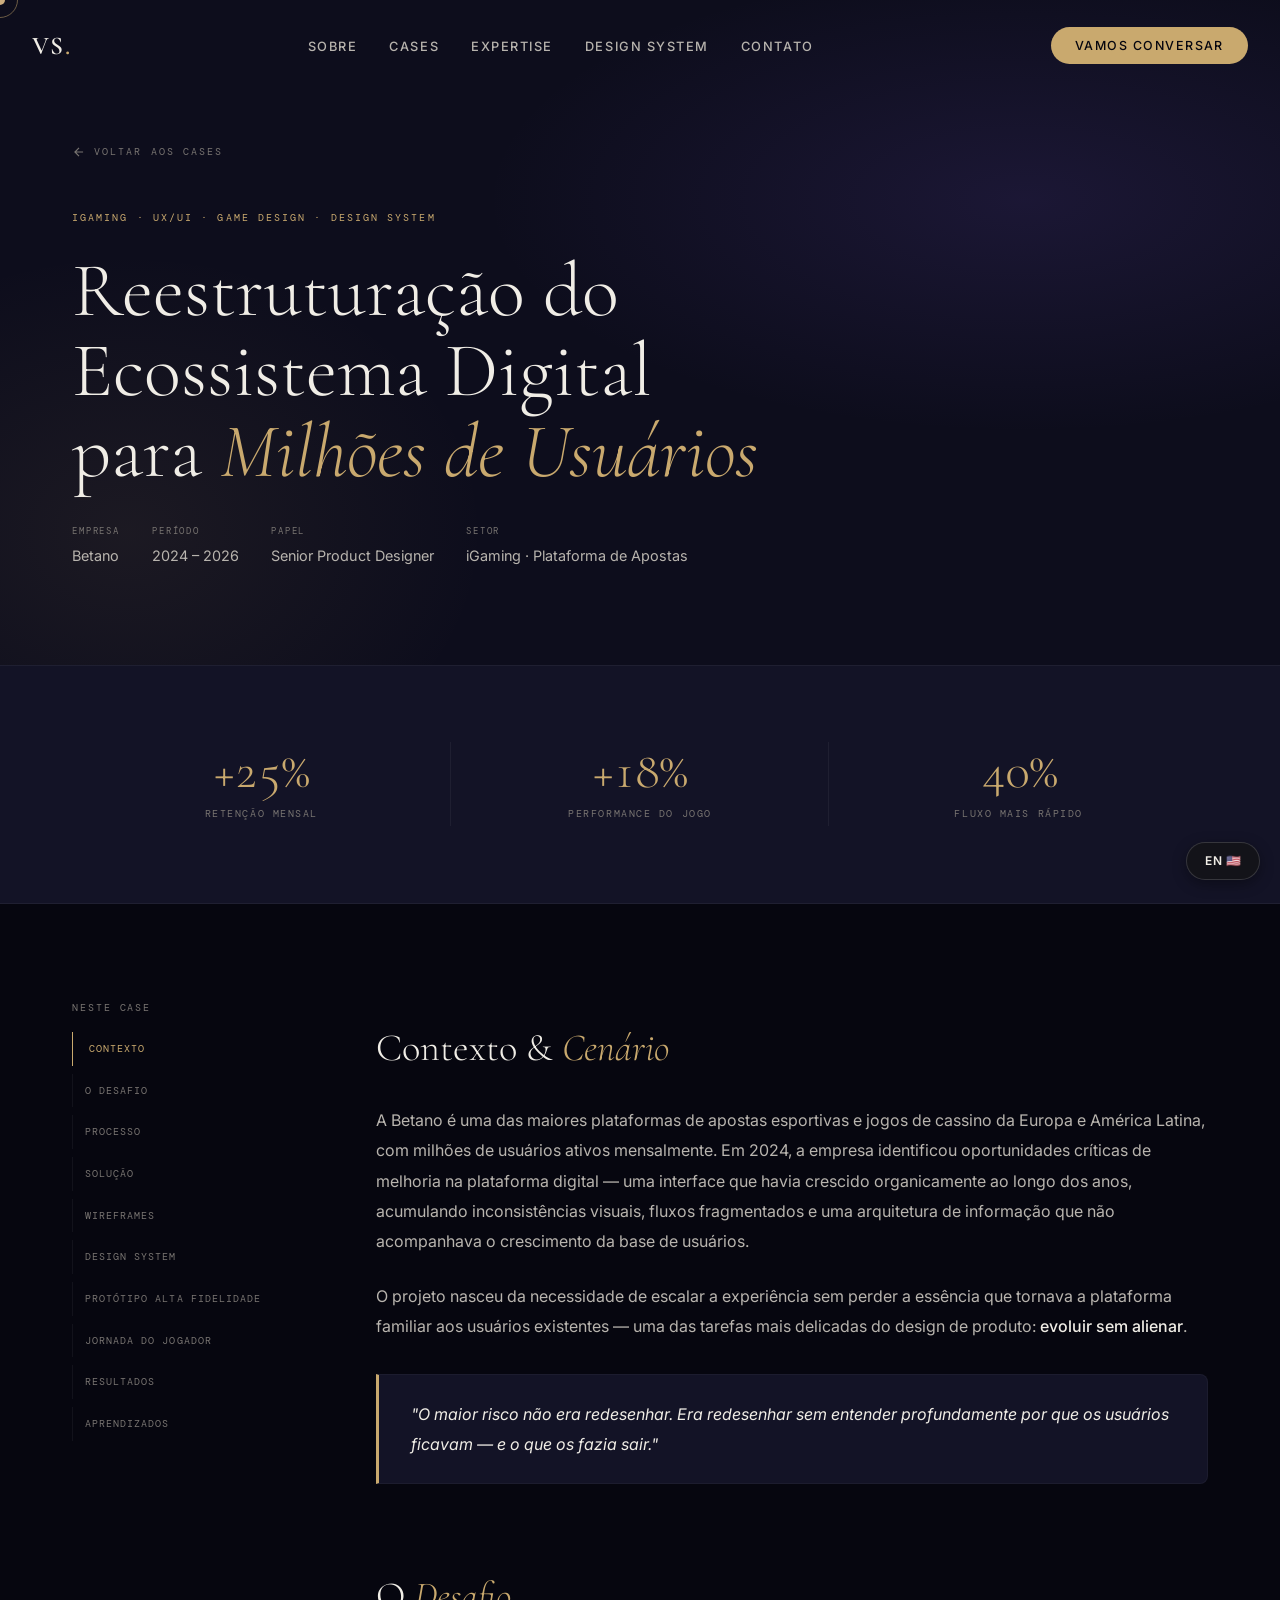
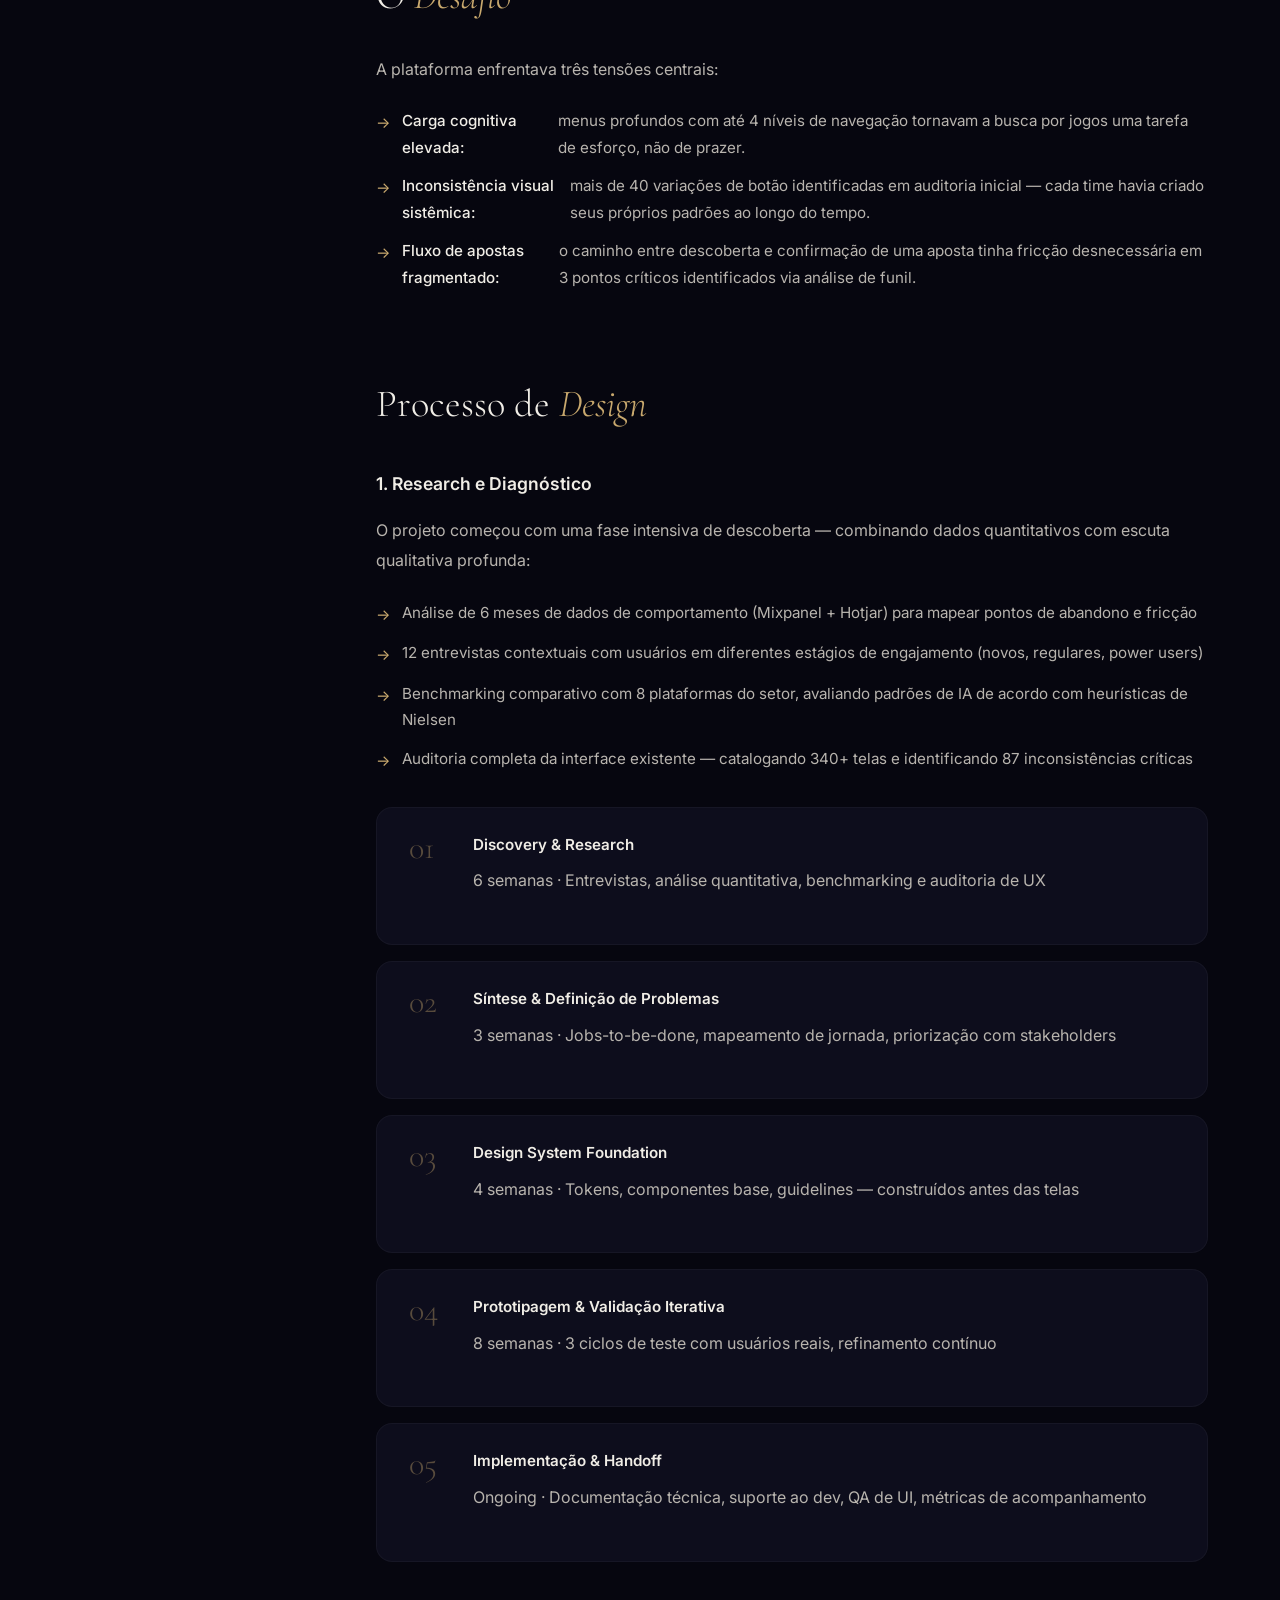
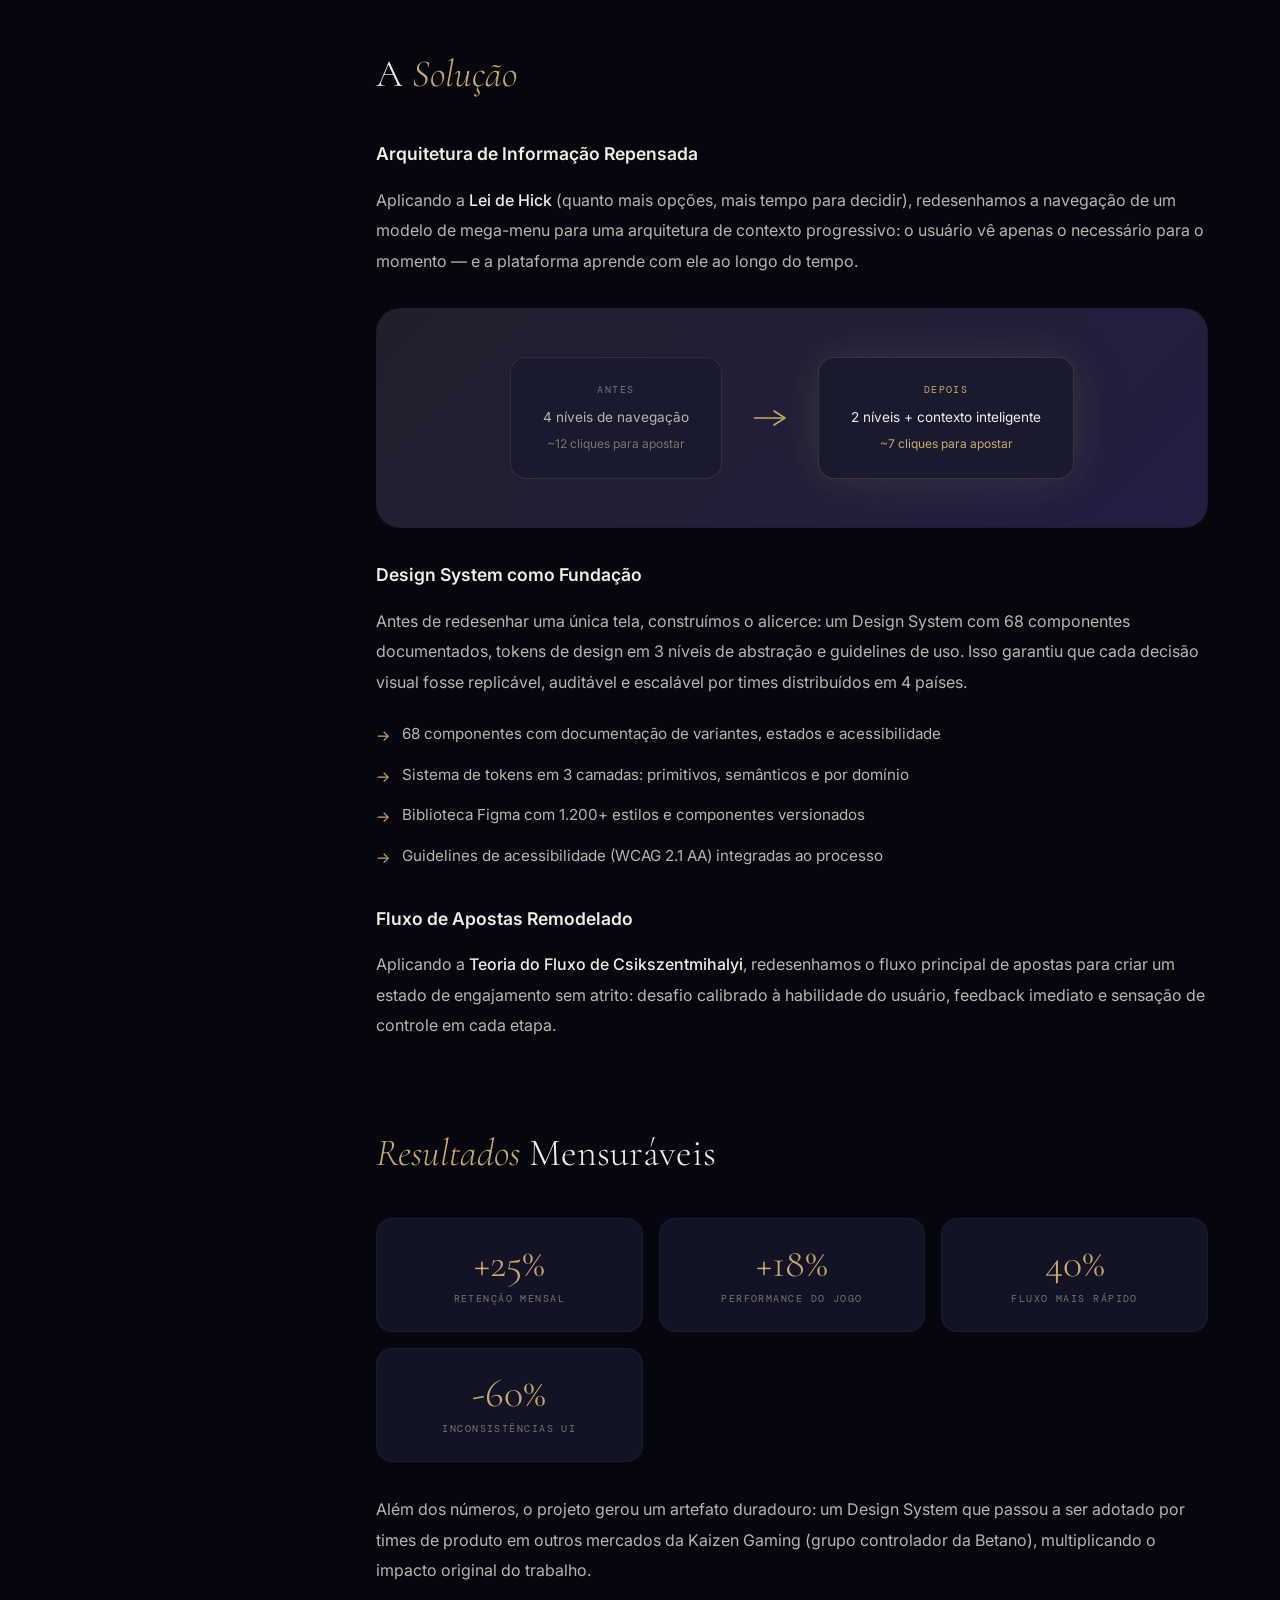
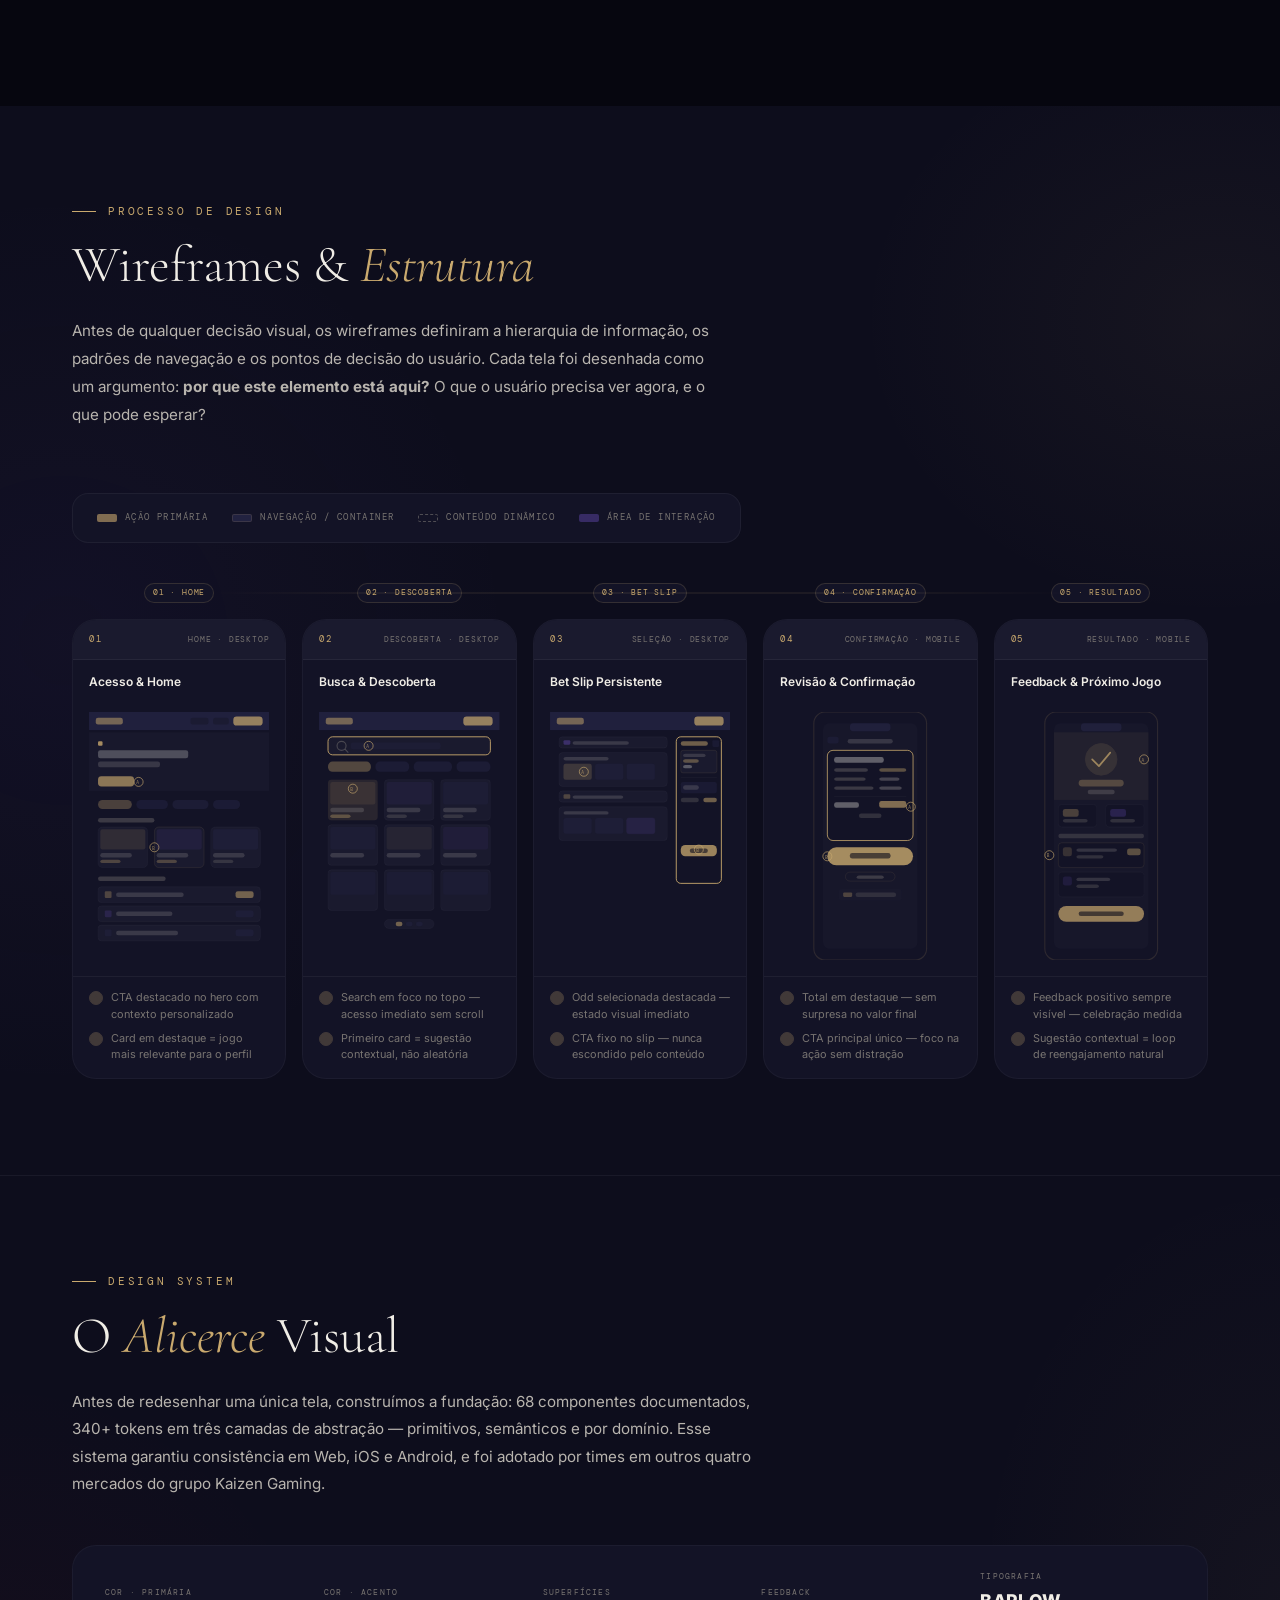
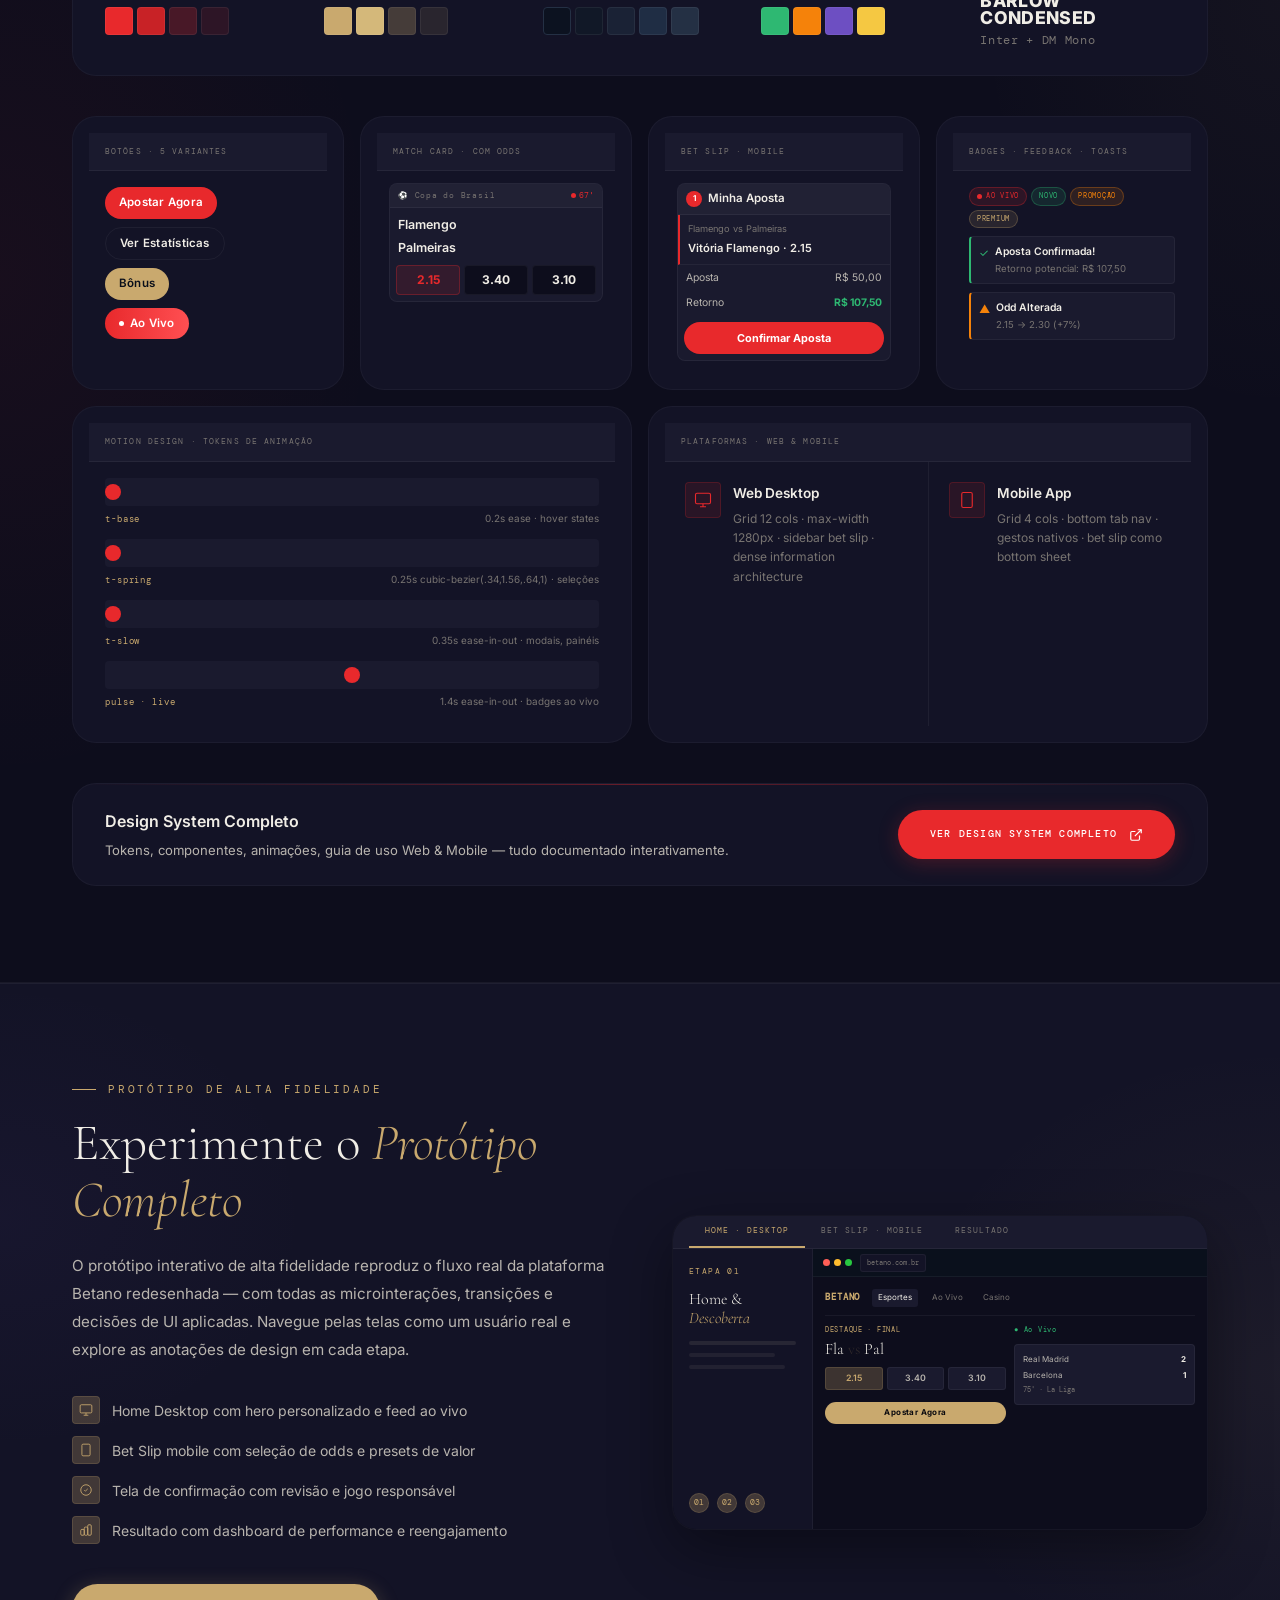
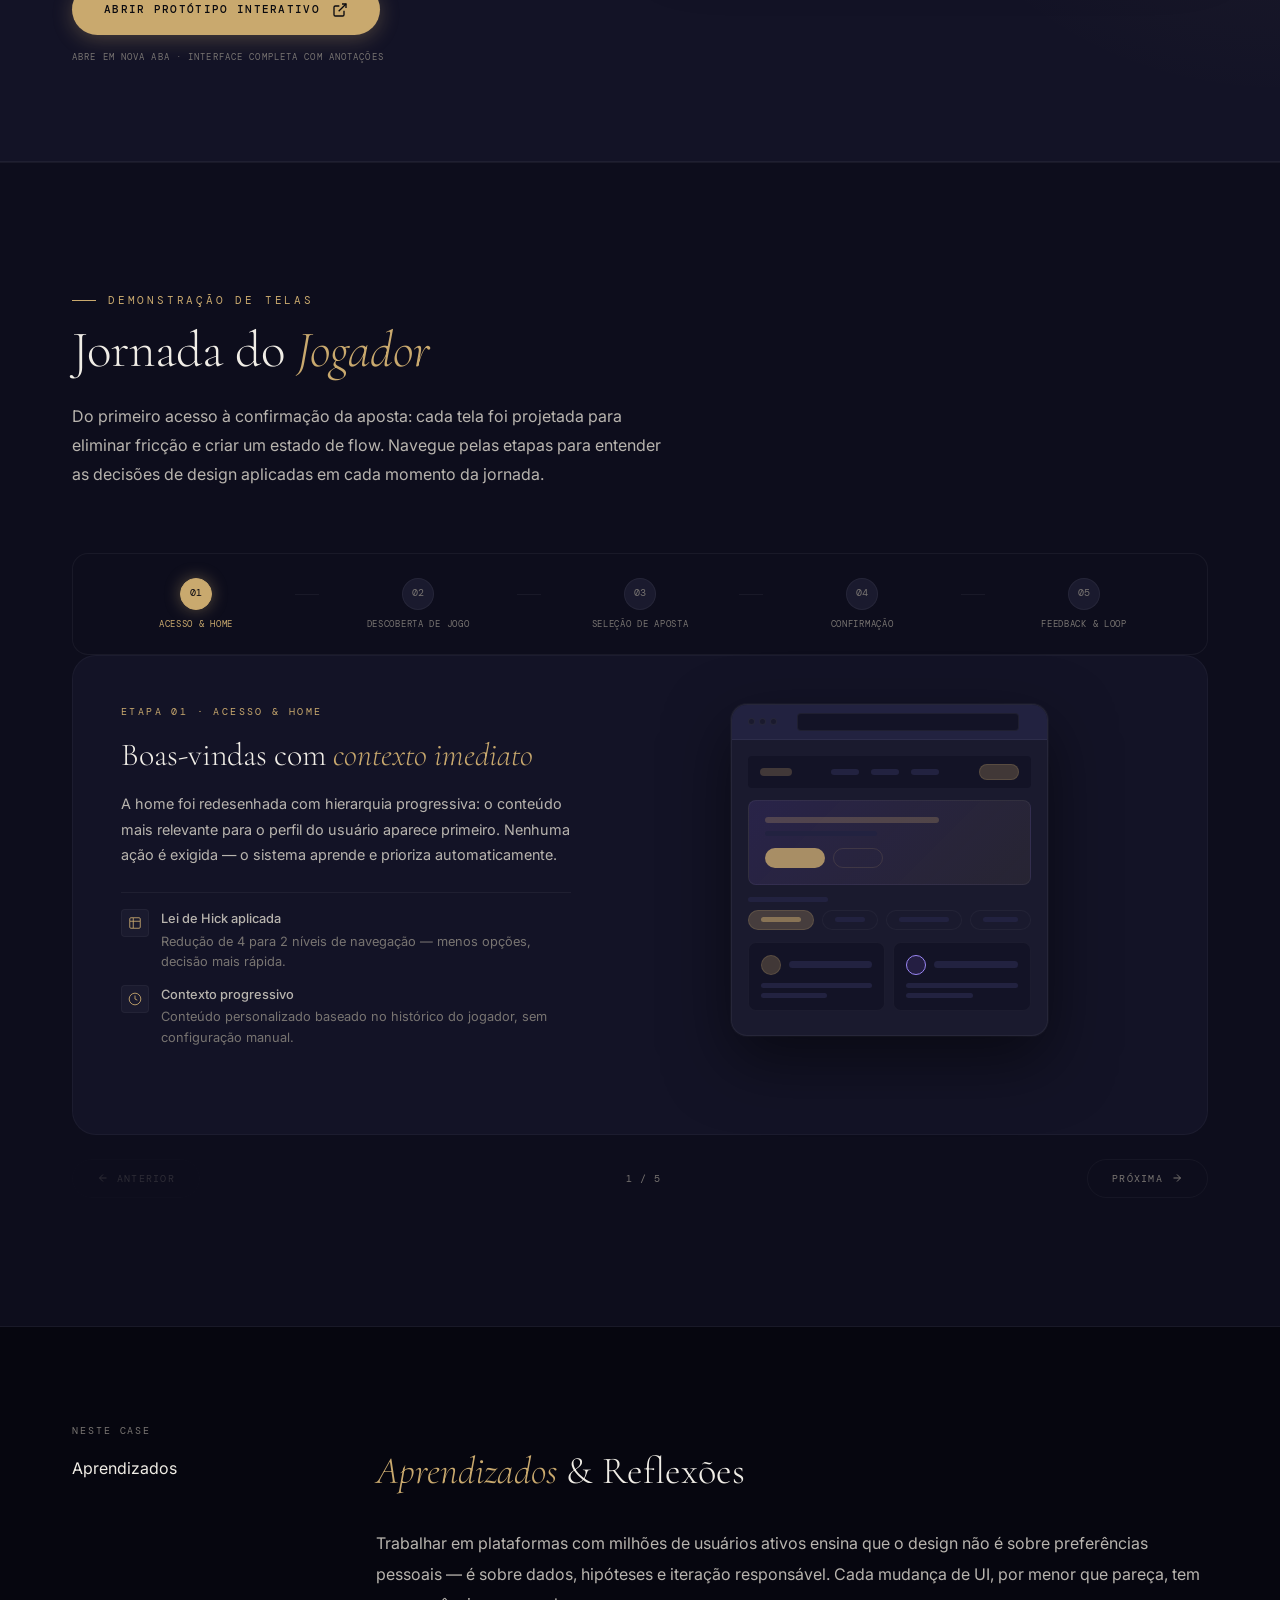
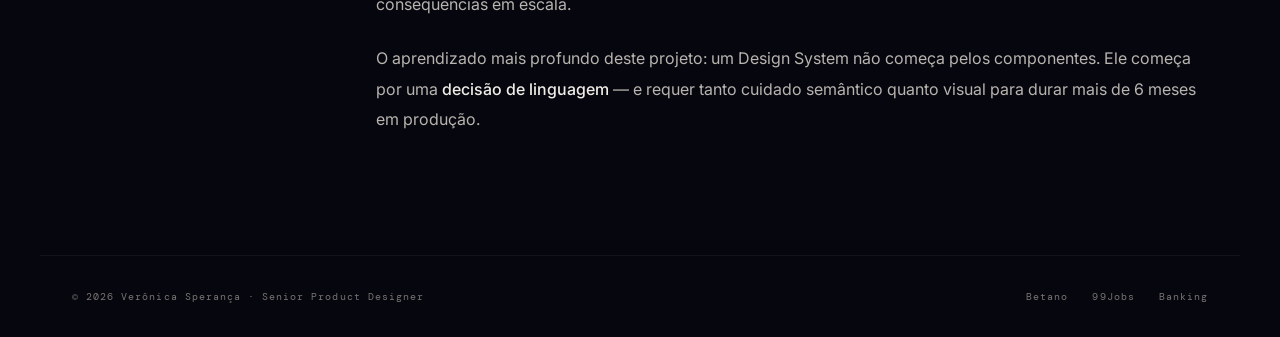
<file: case-betano.html>
<!DOCTYPE html>
<html lang="pt-BR">
<head>
  <meta charset="UTF-8" />
  <meta name="viewport" content="width=device-width, initial-scale=1.0" />
  <title>Case Betano — Verônica Sperança</title>
  <meta name="description" content="Reestruturação do ecossistema digital Betano: +25% retenção, +18% performance, fluxo 40% mais rápido. Senior Product Designer — Verônica Sperança." />
  <link rel="preconnect" href="https://fonts.googleapis.com" />
  <link rel="preconnect" href="https://fonts.gstatic.com" crossorigin />
  <link href="https://fonts.googleapis.com/css2?family=Cormorant+Garamond:ital,wght@0,300;0,400;0,600;1,300;1,400;1,600&family=Inter:wght@300;400;500;600;700&family=DM+Mono:wght@400;500&display=swap" rel="stylesheet" />
  <link rel="stylesheet" href="style.css" />
  <style>
    /* ── Case page specifics ── */
    .case-hero {
      position: relative;
      min-height: 70vh;
      display: flex;
      align-items: flex-end;
      overflow: hidden;
      padding-bottom: var(--sp-24);
      background: var(--surface-1);
    }
    .case-hero__bg {
      position: absolute;
      inset: 0;
      background:
        radial-gradient(ellipse 60% 50% at 80% 30%, rgba(109,79,194,0.15) 0%, transparent 70%),
        radial-gradient(ellipse 40% 60% at 10% 80%, rgba(201,169,110,0.08) 0%, transparent 70%);
    }
    .case-hero__content {
      position: relative;
      z-index: 2;
      width: 100%;
      max-width: var(--container);
      margin: 0 auto;
      padding: 0 var(--container-pad);
      padding-top: 140px;
    }
    .case-hero__back {
      display: inline-flex;
      align-items: center;
      gap: var(--sp-2);
      font-family: var(--font-mono);
      font-size: 0.65rem;
      letter-spacing: 0.2em;
      text-transform: uppercase;
      color: var(--text-3);
      transition: color var(--t-base);
      margin-bottom: var(--sp-12);
    }
    .case-hero__back:hover { color: var(--gold); }
    .case-hero__back svg { transition: transform var(--t-spring); }
    .case-hero__back:hover svg { transform: translateX(-4px); }
    .case-hero__tag {
      font-family: var(--font-mono);
      font-size: 0.65rem;
      letter-spacing: 0.2em;
      text-transform: uppercase;
      color: var(--gold);
      margin-bottom: var(--sp-6);
    }
    .case-hero__title {
      font-family: var(--font-display);
      font-size: clamp(2.5rem, 6vw, 5.5rem);
      font-weight: 300;
      line-height: 1.05;
      color: var(--text-1);
      margin-bottom: var(--sp-8);
      max-width: 900px;
    }
    .case-hero__title em { color: var(--gold); font-style: italic; }
    .case-hero__meta {
      display: flex;
      gap: var(--sp-8);
      flex-wrap: wrap;
    }
    .case-hero__meta-item {
      display: flex;
      flex-direction: column;
      gap: 4px;
    }
    .case-hero__meta-label {
      font-family: var(--font-mono);
      font-size: 0.58rem;
      letter-spacing: 0.2em;
      text-transform: uppercase;
      color: var(--text-3);
    }
    .case-hero__meta-value {
      font-size: 0.9rem;
      color: var(--text-2);
    }

    /* Metrics bar */
    .case-metrics-bar {
      background: var(--surface-2);
      border-top: 1px solid var(--border-soft);
      border-bottom: 1px solid var(--border-soft);
      padding: var(--sp-12) 0;
    }
    .case-metrics-bar .metrics__grid {
      grid-template-columns: repeat(3, 1fr);
    }

    /* Article layout */
    .case-article {
      max-width: var(--container);
      margin: 0 auto;
      padding: var(--sp-24) var(--container-pad);
      display: grid;
      grid-template-columns: 240px 1fr;
      gap: var(--sp-16);
      align-items: start;
    }

    /* TOC sidebar */
    .case-toc {
      position: sticky;
      top: 120px;
    }
    .case-toc__title {
      font-family: var(--font-mono);
      font-size: 0.6rem;
      letter-spacing: 0.2em;
      text-transform: uppercase;
      color: var(--text-3);
      margin-bottom: var(--sp-4);
    }

    /* Content */
    .case-content h2 {
      font-family: var(--font-display);
      font-size: clamp(1.8rem, 3vw, 2.8rem);
      font-weight: 300;
      color: var(--text-1);
      margin-bottom: var(--sp-6);
      margin-top: var(--sp-16);
      padding-top: var(--sp-4);
    }
    .case-content h2:first-child { margin-top: 0; }
    .case-content h2 em { color: var(--gold); font-style: italic; }
    .case-content h3 {
      font-family: var(--font-body);
      font-size: 1.1rem;
      font-weight: 600;
      color: var(--text-1);
      margin-bottom: var(--sp-4);
      margin-top: var(--sp-8);
    }
    .case-content p {
      color: var(--text-2);
      font-size: 1rem;
      line-height: 1.9;
      margin-bottom: var(--sp-6);
    }
    .case-content strong { color: var(--text-1); font-weight: 500; }
    .case-content ul {
      list-style: none;
      margin-bottom: var(--sp-8);
      display: flex;
      flex-direction: column;
      gap: var(--sp-3);
    }
    .case-content ul li {
      display: flex;
      gap: var(--sp-3);
      align-items: flex-start;
      font-size: 0.95rem;
      color: var(--text-2);
      line-height: 1.75;
    }
    .case-content ul li::before {
      content: '→';
      color: var(--gold);
      flex-shrink: 0;
      margin-top: 2px;
    }

    /* Highlight box */
    .case-highlight {
      background: var(--surface-2);
      border: 1px solid var(--border-card);
      border-left: 3px solid var(--gold);
      border-radius: 0 var(--r-md) var(--r-md) 0;
      padding: var(--sp-6) var(--sp-8);
      margin: var(--sp-8) 0;
    }
    .case-highlight p {
      margin: 0;
      font-size: 1rem;
      font-style: italic;
      color: var(--text-1);
    }

    /* Result cards */
    .result-grid {
      display: grid;
      grid-template-columns: repeat(auto-fit, minmax(200px, 1fr));
      gap: var(--sp-4);
      margin: var(--sp-8) 0;
    }
    .result-card {
      background: var(--surface-2);
      border: 1px solid var(--border-card);
      border-radius: var(--r-lg);
      padding: var(--sp-6);
      text-align: center;
      transition: all var(--t-ease);
    }
    .result-card:hover {
      border-color: var(--gold-border);
      background: var(--gold-glow);
    }
    .result-card__value {
      font-family: var(--font-display);
      font-size: 2.5rem;
      font-weight: 300;
      color: var(--gold);
      line-height: 1;
      margin-bottom: var(--sp-2);
    }
    .result-card__label {
      font-family: var(--font-mono);
      font-size: 0.6rem;
      letter-spacing: 0.15em;
      text-transform: uppercase;
      color: var(--text-3);
    }

    /* Visual mockup block */
    .case-visual-block {
      background: var(--surface-2);
      border: 1px solid var(--border-card);
      border-radius: var(--r-xl);
      padding: var(--sp-12);
      margin: var(--sp-8) 0;
      display: flex;
      align-items: center;
      justify-content: center;
      min-height: 300px;
      position: relative;
      overflow: hidden;
    }
    .case-visual-block::before {
      content: '';
      position: absolute;
      inset: 0;
      background: linear-gradient(135deg, var(--gold-glow), var(--violet-dim));
    }

    /* Process steps */
    .process-steps {
      display: flex;
      flex-direction: column;
      gap: var(--sp-4);
      margin: var(--sp-8) 0;
    }
    .process-step {
      display: flex;
      gap: var(--sp-6);
      align-items: flex-start;
      background: var(--surface-1);
      border: 1px solid var(--border-card);
      border-radius: var(--r-lg);
      padding: var(--sp-6) var(--sp-8);
      transition: all var(--t-base);
    }
    .process-step:hover { border-color: var(--gold-border); }
    .process-step__num {
      font-family: var(--font-display);
      font-size: 2rem;
      font-weight: 300;
      color: var(--gold);
      opacity: 0.4;
      line-height: 1;
      flex-shrink: 0;
      width: 40px;
    }
    .process-step__title {
      font-size: 0.95rem;
      font-weight: 600;
      color: var(--text-1);
      margin-bottom: var(--sp-2);
    }
    .process-step__desc {
      font-size: 0.875rem;
      color: var(--text-2);
      line-height: 1.75;
      margin: 0;
    }

    @media (max-width: 1024px) {
      .case-article { grid-template-columns: 1fr; }
      .case-toc { display: none; }
      .case-metrics-bar .metrics__grid { grid-template-columns: repeat(2, 1fr); }
    }
    @media (max-width: 600px) {
      .case-hero__title { font-size: clamp(2rem, 8vw, 3rem); }
      .case-metrics-bar .metrics__grid { grid-template-columns: 1fr; }
    }

    /* ── Wireframe Section ── */
    .wireframe-section {
      background: var(--surface-1);
      padding: var(--sp-24) 0;
      position: relative;
      overflow: hidden;
    }
    .wireframe-section::before {
      content: '';
      position: absolute;
      inset: 0;
      background:
        radial-gradient(ellipse 50% 60% at 5% 50%, rgba(109,79,194,0.06) 0%, transparent 70%),
        radial-gradient(ellipse 40% 40% at 95% 20%, rgba(201,169,110,0.05) 0%, transparent 70%);
      pointer-events: none;
    }
    .wireframe-section .container { position: relative; z-index: 1; }

    .wireframe-intro {
      max-width: 640px;
      margin-bottom: var(--sp-16);
    }
    .wireframe-intro p {
      color: var(--text-2);
      font-size: 0.95rem;
      line-height: 1.85;
      margin-top: var(--sp-4);
    }

    /* Wireframe annotation legend */
    .wf-legend {
      display: flex;
      align-items: center;
      gap: var(--sp-6);
      flex-wrap: wrap;
      margin-bottom: var(--sp-10);
      padding: var(--sp-4) var(--sp-6);
      background: var(--surface-2);
      border: 1px solid var(--border-soft);
      border-radius: var(--r-lg);
      width: fit-content;
    }
    .wf-legend__item {
      display: flex;
      align-items: center;
      gap: var(--sp-2);
      font-family: var(--font-mono);
      font-size: 0.58rem;
      letter-spacing: 0.15em;
      text-transform: uppercase;
      color: var(--text-3);
    }
    .wf-legend__swatch {
      width: 20px;
      height: 8px;
      border-radius: 2px;
    }
    .wf-legend__swatch--primary { background: var(--gold); opacity: 0.6; }
    .wf-legend__swatch--nav     { background: var(--surface-4); border: 1px solid var(--border); }
    .wf-legend__swatch--content { background: transparent; border: 1.5px dashed var(--text-3); opacity: 0.6; }
    .wf-legend__swatch--action  { background: var(--violet); opacity: 0.4; }

    /* Grid of wireframe cards */
    .wireframe-grid {
      display: grid;
      grid-template-columns: repeat(5, 1fr);
      gap: var(--sp-4);
      align-items: start;
    }

    .wf-card {
      background: var(--surface-2);
      border: 1px solid var(--border-card);
      border-radius: var(--r-xl);
      overflow: hidden;
      transition: all var(--t-ease);
      cursor: default;
    }
    .wf-card:hover {
      border-color: var(--gold-border);
      box-shadow: var(--shadow-gold);
      transform: translateY(-3px);
    }
    .wf-card__header {
      background: var(--surface-3);
      padding: var(--sp-3) var(--sp-4);
      border-bottom: 1px solid var(--border-soft);
      display: flex;
      align-items: center;
      justify-content: space-between;
    }
    .wf-card__num {
      font-family: var(--font-mono);
      font-size: 0.55rem;
      letter-spacing: 0.2em;
      text-transform: uppercase;
      color: var(--gold);
    }
    .wf-card__screen-label {
      font-family: var(--font-mono);
      font-size: 0.5rem;
      letter-spacing: 0.1em;
      text-transform: uppercase;
      color: var(--text-3);
    }
    .wf-card__title {
      font-family: var(--font-body);
      font-size: 0.75rem;
      font-weight: 600;
      color: var(--text-1);
      padding: var(--sp-3) var(--sp-4) var(--sp-2);
    }

    /* The actual wireframe SVG area */
    .wf-frame {
      padding: var(--sp-3) var(--sp-4) var(--sp-4);
    }
    .wf-frame svg {
      width: 100%;
      height: auto;
      display: block;
    }

    /* Annotations below each card */
    .wf-annotations {
      padding: var(--sp-3) var(--sp-4) var(--sp-4);
      border-top: 1px solid var(--border-soft);
      display: flex;
      flex-direction: column;
      gap: var(--sp-2);
    }
    .wf-annotation {
      display: flex;
      gap: var(--sp-2);
      align-items: flex-start;
    }
    .wf-annotation__dot {
      width: 14px;
      height: 14px;
      border-radius: 50%;
      background: var(--gold);
      opacity: 0.25;
      font-family: var(--font-mono);
      font-size: 0.45rem;
      color: var(--gold);
      display: flex;
      align-items: center;
      justify-content: center;
      flex-shrink: 0;
      margin-top: 2px;
      border: 1px solid var(--gold);
    }
    .wf-annotation__text {
      font-size: 0.68rem;
      color: var(--text-3);
      line-height: 1.5;
    }

    /* Flow arrows between cards */
    .wireframe-flow {
      display: grid;
      grid-template-columns: repeat(5, 1fr);
      gap: var(--sp-4);
      position: relative;
      margin-bottom: var(--sp-4);
    }
    .wireframe-flow::before {
      content: '';
      position: absolute;
      top: 50%;
      left: calc(10% + var(--sp-4));
      right: calc(10% + var(--sp-4));
      height: 1px;
      background: linear-gradient(to right, transparent, var(--gold-border), var(--gold-border), var(--gold-border), transparent);
      transform: translateY(-50%);
    }
    .wf-flow-label {
      display: flex;
      align-items: center;
      justify-content: center;
    }
    .wf-flow-label span {
      background: var(--surface-2);
      border: 1px solid var(--gold-border);
      border-radius: var(--r-full);
      font-family: var(--font-mono);
      font-size: 0.5rem;
      letter-spacing: 0.1em;
      text-transform: uppercase;
      color: var(--gold);
      padding: 2px 8px;
    }

    @media (max-width: 1200px) {
      .wireframe-grid { grid-template-columns: repeat(3, 1fr); }
      .wireframe-flow { grid-template-columns: repeat(3, 1fr); }
      .wireframe-flow .wf-flow-label:nth-child(n+4) { display: none; }
    }
    @media (max-width: 768px) {
      .wireframe-grid { grid-template-columns: repeat(2, 1fr); }
      .wireframe-flow { display: none; }
    }
    @media (max-width: 480px) {
      .wireframe-grid { grid-template-columns: 1fr; }
    }

    /* ── High-Fidelity Prototype Section ── */
    .hifi-section {
      background: var(--surface-1);
      padding: var(--sp-24) 0;
      position: relative;
      overflow: hidden;
    }
    .hifi-section::before {
      content: '';
      position: absolute;
      inset: 0;
      background:
        radial-gradient(ellipse 60% 50% at 90% 20%, rgba(201,169,110,0.07) 0%, transparent 60%),
        radial-gradient(ellipse 40% 60% at 0% 80%, rgba(109,79,194,0.06) 0%, transparent 60%);
      pointer-events: none;
    }
    .hifi-section .container { position: relative; z-index: 1; }

    .hifi-intro {
      max-width: 640px;
      margin-bottom: var(--sp-16);
    }
    .hifi-intro p {
      color: var(--text-2);
      font-size: 0.95rem;
      line-height: 1.85;
      margin-top: var(--sp-4);
    }

    /* Tab navigation */
    .hifi-tabs {
      display: flex;
      gap: var(--sp-2);
      margin-bottom: var(--sp-10);
      border-bottom: 1px solid var(--border-soft);
      padding-bottom: 0;
      overflow-x: auto;
      scrollbar-width: none;
    }
    .hifi-tabs::-webkit-scrollbar { display: none; }
    .hifi-tab {
      display: flex;
      align-items: center;
      gap: var(--sp-2);
      padding: var(--sp-3) var(--sp-5);
      font-family: var(--font-mono);
      font-size: 0.6rem;
      letter-spacing: 0.15em;
      text-transform: uppercase;
      color: var(--text-3);
      cursor: pointer;
      border: none;
      background: transparent;
      border-bottom: 2px solid transparent;
      margin-bottom: -1px;
      white-space: nowrap;
      transition: color var(--t-base), border-color var(--t-base);
    }
    .hifi-tab:hover { color: var(--text-1); }
    .hifi-tab.active {
      color: var(--gold);
      border-bottom-color: var(--gold);
    }
    .hifi-tab__dot {
      width: 6px;
      height: 6px;
      border-radius: 50%;
      background: currentColor;
      opacity: 0.6;
    }

    /* Prototype canvas */
    .hifi-canvas {
      display: none;
      grid-template-columns: 1fr 340px;
      gap: var(--sp-8);
      align-items: start;
    }
    .hifi-canvas.active { display: grid; }

    .hifi-device-wrap {
      display: flex;
      justify-content: center;
      align-items: flex-start;
    }

    /* Mobile device shell */
    .hifi-phone {
      width: 280px;
      background: #0e0e12;
      border-radius: 36px;
      border: 2px solid #2a2a35;
      box-shadow:
        0 0 0 1px rgba(201,169,110,0.08),
        0 40px 80px rgba(0,0,0,0.6),
        inset 0 1px 0 rgba(255,255,255,0.05);
      overflow: hidden;
      position: relative;
      flex-shrink: 0;
    }
    .hifi-phone__notch {
      width: 90px;
      height: 22px;
      background: #0e0e12;
      border-radius: 0 0 14px 14px;
      margin: 0 auto;
      position: relative;
      z-index: 10;
      display: flex;
      align-items: center;
      justify-content: center;
      gap: 6px;
    }
    .hifi-phone__notch-cam {
      width: 8px;
      height: 8px;
      border-radius: 50%;
      background: #1a1a22;
      border: 1px solid #2a2a35;
    }
    .hifi-phone__screen {
      height: 560px;
      overflow: hidden;
      position: relative;
      background: #0f1117;
    }

    /* Desktop device shell */
    .hifi-desktop {
      width: 100%;
      max-width: 680px;
      background: #0e0e12;
      border-radius: 12px 12px 0 0;
      border: 1.5px solid #2a2a35;
      box-shadow: 0 30px 60px rgba(0,0,0,0.5), 0 0 0 1px rgba(201,169,110,0.06);
      overflow: hidden;
    }
    .hifi-desktop__bar {
      background: #19191f;
      padding: 10px 14px;
      display: flex;
      align-items: center;
      gap: 10px;
      border-bottom: 1px solid #2a2a35;
    }
    .hifi-desktop__dots {
      display: flex;
      gap: 5px;
    }
    .hifi-desktop__dot {
      width: 10px; height: 10px;
      border-radius: 50%;
    }
    .hifi-desktop__dot:nth-child(1) { background: #ff5f57; }
    .hifi-desktop__dot:nth-child(2) { background: #febc2e; }
    .hifi-desktop__dot:nth-child(3) { background: #28c840; }
    .hifi-desktop__url {
      flex: 1;
      height: 22px;
      background: #0e0e12;
      border-radius: 5px;
      border: 1px solid #2a2a35;
      display: flex;
      align-items: center;
      padding: 0 8px;
      gap: 5px;
    }
    .hifi-desktop__url-icon {
      width: 10px; height: 10px;
      border-radius: 50%;
      border: 1px solid rgba(201,169,110,0.3);
      opacity: 0.5;
    }
    .hifi-desktop__url-text {
      font-family: var(--font-mono);
      font-size: 0.5rem;
      color: var(--text-3);
      letter-spacing: 0.05em;
    }
    .hifi-desktop__screen {
      height: 420px;
      overflow: hidden;
      background: #0f1117;
    }

    /* Annotation panel */
    .hifi-annotations {
      display: flex;
      flex-direction: column;
      gap: var(--sp-4);
      padding-top: var(--sp-6);
    }
    .hifi-annotation-title {
      font-family: var(--font-mono);
      font-size: 0.6rem;
      letter-spacing: 0.2em;
      text-transform: uppercase;
      color: var(--text-3);
      margin-bottom: var(--sp-2);
    }
    .hifi-annotation-item {
      display: flex;
      gap: var(--sp-3);
      align-items: flex-start;
      padding: var(--sp-4);
      background: var(--surface-2);
      border: 1px solid var(--border-card);
      border-radius: var(--r-lg);
      transition: border-color var(--t-base);
    }
    .hifi-annotation-item:hover { border-color: var(--gold-border); }
    .hifi-annotation-badge {
      width: 22px;
      height: 22px;
      border-radius: 50%;
      background: var(--gold-dim);
      border: 1px solid var(--gold-border);
      font-family: var(--font-mono);
      font-size: 0.55rem;
      color: var(--gold);
      display: flex;
      align-items: center;
      justify-content: center;
      flex-shrink: 0;
    }
    .hifi-annotation-text strong {
      display: block;
      font-size: 0.78rem;
      color: var(--text-1);
      margin-bottom: 3px;
    }
    .hifi-annotation-text span {
      font-size: 0.72rem;
      color: var(--text-3);
      line-height: 1.5;
    }

    /* ── Actual screen content inside prototypes ── */

    /* Shared betano UI tokens */
    .bt-gold { color: #C9A96E; }
    .bt-bg { background: #0f1117; }
    .bt-surface { background: #16181f; }
    .bt-surface2 { background: #1c1e28; }
    .bt-border { border-color: #2a2a3a; }
    .bt-text { color: #e8e8f0; }
    .bt-text-dim { color: #7a7a90; }

    /* Home screen (desktop) */
    .proto-home {
      height: 100%;
      background: #0f1117;
      font-family: var(--font-body);
      overflow: hidden;
    }
    .proto-nav {
      display: flex;
      align-items: center;
      padding: 10px 20px;
      background: rgba(15,17,23,0.95);
      border-bottom: 1px solid rgba(201,169,110,0.12);
      gap: 20px;
    }
    .proto-nav__logo {
      font-family: var(--font-display);
      font-size: 1.1rem;
      font-weight: 600;
      color: #C9A96E;
      letter-spacing: 0.05em;
    }
    .proto-nav__links {
      display: flex;
      gap: 16px;
      flex: 1;
    }
    .proto-nav__link {
      font-size: 0.65rem;
      color: #7a7a90;
      letter-spacing: 0.05em;
      cursor: pointer;
      transition: color 0.2s;
    }
    .proto-nav__link:hover, .proto-nav__link.active { color: #e8e8f0; }
    .proto-nav__cta {
      background: #C9A96E;
      color: #0f1117;
      font-size: 0.6rem;
      font-weight: 700;
      padding: 5px 12px;
      border-radius: 20px;
      letter-spacing: 0.08em;
      text-transform: uppercase;
    }
    .proto-nav__bal {
      font-size: 0.6rem;
      color: #7a7a90;
      display: flex;
      flex-direction: column;
      align-items: flex-end;
    }
    .proto-nav__bal strong { color: #C9A96E; font-size: 0.75rem; }

    .proto-hero {
      background: linear-gradient(135deg, #16181f 0%, #1c1a28 100%);
      padding: 20px;
      border-bottom: 1px solid rgba(201,169,110,0.08);
      display: flex;
      gap: 16px;
      align-items: stretch;
    }
    .proto-hero__main {
      flex: 1;
      background: linear-gradient(135deg, rgba(109,79,194,0.15), rgba(201,169,110,0.08));
      border-radius: 10px;
      border: 1px solid rgba(201,169,110,0.15);
      padding: 16px;
      position: relative;
      overflow: hidden;
    }
    .proto-hero__main::before {
      content: '';
      position: absolute;
      top: -20px; right: -20px;
      width: 120px; height: 120px;
      border-radius: 50%;
      background: radial-gradient(circle, rgba(201,169,110,0.15), transparent 70%);
    }
    .proto-hero__tag {
      font-family: var(--font-mono);
      font-size: 0.45rem;
      letter-spacing: 0.2em;
      text-transform: uppercase;
      color: #C9A96E;
      margin-bottom: 6px;
      display: flex;
      align-items: center;
      gap: 4px;
    }
    .proto-hero__tag::before {
      content: '';
      width: 12px; height: 1px;
      background: #C9A96E;
    }
    .proto-hero__title {
      font-family: var(--font-display);
      font-size: 1.05rem;
      font-weight: 300;
      color: #e8e8f0;
      line-height: 1.2;
      margin-bottom: 8px;
    }
    .proto-hero__title em { color: #C9A96E; font-style: italic; }
    .proto-hero__odds {
      display: flex;
      gap: 6px;
      margin-bottom: 10px;
    }
    .proto-odds-btn {
      background: rgba(201,169,110,0.1);
      border: 1px solid rgba(201,169,110,0.3);
      border-radius: 6px;
      padding: 4px 8px;
      font-size: 0.55rem;
      color: #C9A96E;
      cursor: pointer;
      transition: all 0.2s;
      display: flex;
      flex-direction: column;
      align-items: center;
    }
    .proto-odds-btn:hover, .proto-odds-btn.selected {
      background: rgba(201,169,110,0.2);
      border-color: #C9A96E;
    }
    .proto-odds-btn strong { font-size: 0.75rem; display: block; }
    .proto-hero__ctas { display: flex; gap: 6px; }
    .proto-btn-primary {
      background: #C9A96E;
      color: #0f1117;
      border: none;
      border-radius: 20px;
      padding: 6px 14px;
      font-size: 0.58rem;
      font-weight: 700;
      letter-spacing: 0.08em;
      text-transform: uppercase;
      cursor: pointer;
      transition: all 0.2s;
    }
    .proto-btn-primary:hover { background: #dbbf87; }
    .proto-btn-ghost {
      background: transparent;
      color: #7a7a90;
      border: 1px solid #2a2a3a;
      border-radius: 20px;
      padding: 6px 12px;
      font-size: 0.58rem;
      cursor: pointer;
      transition: all 0.2s;
    }
    .proto-btn-ghost:hover { border-color: #C9A96E; color: #C9A96E; }

    .proto-hero__side {
      width: 160px;
      display: flex;
      flex-direction: column;
      gap: 6px;
    }
    .proto-live-badge {
      display: flex;
      align-items: center;
      gap: 4px;
      font-family: var(--font-mono);
      font-size: 0.45rem;
      letter-spacing: 0.15em;
      text-transform: uppercase;
      color: #e8e8f0;
      margin-bottom: 4px;
    }
    .proto-live-dot {
      width: 5px; height: 5px;
      border-radius: 50%;
      background: #4ade80;
      box-shadow: 0 0 6px #4ade80;
      animation: pulse-live 2s infinite;
    }
    @keyframes pulse-live {
      0%, 100% { opacity: 1; }
      50% { opacity: 0.4; }
    }
    .proto-live-card {
      background: #16181f;
      border: 1px solid #2a2a3a;
      border-radius: 8px;
      padding: 8px;
      cursor: pointer;
      transition: border-color 0.2s;
    }
    .proto-live-card:hover { border-color: rgba(201,169,110,0.3); }
    .proto-live-card__teams {
      display: flex;
      flex-direction: column;
      gap: 3px;
      margin-bottom: 6px;
    }
    .proto-live-card__team {
      display: flex;
      justify-content: space-between;
      align-items: center;
      font-size: 0.55rem;
      color: #e8e8f0;
    }
    .proto-live-card__score {
      font-family: var(--font-display);
      font-size: 0.8rem;
      color: #C9A96E;
      font-weight: 300;
    }
    .proto-live-card__min {
      font-size: 0.45rem;
      color: #4ade80;
      font-family: var(--font-mono);
      letter-spacing: 0.1em;
    }
    .proto-live-card__odds {
      display: flex;
      gap: 3px;
    }
    .proto-mini-odd {
      flex: 1;
      background: rgba(201,169,110,0.08);
      border: 1px solid rgba(201,169,110,0.15);
      border-radius: 4px;
      padding: 3px 4px;
      text-align: center;
      font-size: 0.5rem;
      color: #C9A96E;
      cursor: pointer;
      transition: background 0.2s;
    }
    .proto-mini-odd:hover { background: rgba(201,169,110,0.18); }

    .proto-section-header {
      display: flex;
      align-items: center;
      justify-content: space-between;
      padding: 12px 20px 8px;
    }
    .proto-section-label {
      font-family: var(--font-mono);
      font-size: 0.5rem;
      letter-spacing: 0.2em;
      text-transform: uppercase;
      color: #7a7a90;
      display: flex;
      align-items: center;
      gap: 6px;
    }
    .proto-section-label::before {
      content: '';
      width: 16px; height: 1px;
      background: rgba(201,169,110,0.4);
    }
    .proto-see-all {
      font-size: 0.5rem;
      color: #C9A96E;
      cursor: pointer;
    }
    .proto-game-row {
      padding: 0 20px;
      display: grid;
      grid-template-columns: repeat(3, 1fr);
      gap: 6px;
    }
    .proto-game-card {
      background: #16181f;
      border: 1px solid #2a2a3a;
      border-radius: 8px;
      padding: 8px;
      cursor: pointer;
      transition: all 0.2s;
    }
    .proto-game-card:hover {
      border-color: rgba(201,169,110,0.3);
      background: #1c1e28;
    }
    .proto-game-card__category {
      font-family: var(--font-mono);
      font-size: 0.4rem;
      letter-spacing: 0.15em;
      text-transform: uppercase;
      color: #7a7a90;
      margin-bottom: 4px;
    }
    .proto-game-card__teams {
      font-size: 0.55rem;
      color: #e8e8f0;
      margin-bottom: 5px;
      line-height: 1.4;
    }
    .proto-game-card__time {
      font-size: 0.45rem;
      color: #4ade80;
      font-family: var(--font-mono);
      margin-bottom: 6px;
    }
    .proto-game-card__time.upcoming { color: #7a7a90; }
    .proto-game-card__odds-row {
      display: grid;
      grid-template-columns: repeat(3, 1fr);
      gap: 3px;
    }

    /* Mobile — Bet Slip screen */
    .proto-mobile {
      height: 100%;
      background: #0f1117;
      font-family: var(--font-body);
      overflow: hidden;
      display: flex;
      flex-direction: column;
    }
    .proto-mobile-status {
      display: flex;
      justify-content: space-between;
      align-items: center;
      padding: 8px 16px 4px;
      font-size: 0.5rem;
      color: #7a7a90;
    }
    .proto-mobile-nav {
      display: flex;
      align-items: center;
      justify-content: space-between;
      padding: 6px 14px 10px;
      border-bottom: 1px solid rgba(201,169,110,0.08);
    }
    .proto-mobile-nav__logo {
      font-family: var(--font-display);
      font-size: 0.9rem;
      color: #C9A96E;
    }
    .proto-mobile-nav__icons {
      display: flex;
      gap: 12px;
    }
    .proto-icon-btn {
      width: 24px; height: 24px;
      border-radius: 50%;
      background: #16181f;
      border: 1px solid #2a2a3a;
      display: flex;
      align-items: center;
      justify-content: center;
      cursor: pointer;
    }
    .proto-icon-btn svg { width: 10px; height: 10px; stroke: #7a7a90; }
    .proto-mobile-content { flex: 1; overflow: hidden; padding: 12px 14px; display: flex; flex-direction: column; gap: 10px; }

    .proto-match-header {
      background: #16181f;
      border: 1px solid rgba(201,169,110,0.12);
      border-radius: 10px;
      padding: 10px 12px;
    }
    .proto-match-league {
      font-family: var(--font-mono);
      font-size: 0.42rem;
      letter-spacing: 0.15em;
      text-transform: uppercase;
      color: #C9A96E;
      margin-bottom: 6px;
    }
    .proto-match-teams {
      display: flex;
      align-items: center;
      justify-content: space-between;
      gap: 8px;
    }
    .proto-team-name {
      font-size: 0.65rem;
      font-weight: 600;
      color: #e8e8f0;
      text-align: center;
      flex: 1;
    }
    .proto-match-score {
      font-family: var(--font-display);
      font-size: 1.3rem;
      color: #C9A96E;
      font-weight: 300;
      letter-spacing: 0.05em;
    }
    .proto-match-status {
      text-align: center;
      font-size: 0.45rem;
      color: #4ade80;
      font-family: var(--font-mono);
      letter-spacing: 0.1em;
      margin-top: 4px;
    }

    .proto-bet-market {
      font-family: var(--font-mono);
      font-size: 0.48rem;
      letter-spacing: 0.12em;
      text-transform: uppercase;
      color: #7a7a90;
      margin-bottom: 6px;
    }
    .proto-odds-grid {
      display: grid;
      grid-template-columns: repeat(3, 1fr);
      gap: 5px;
      margin-bottom: 8px;
    }
    .proto-odd-btn {
      background: #16181f;
      border: 1px solid #2a2a3a;
      border-radius: 7px;
      padding: 7px 5px;
      text-align: center;
      cursor: pointer;
      transition: all 0.2s;
    }
    .proto-odd-btn:hover {
      border-color: rgba(201,169,110,0.4);
      background: rgba(201,169,110,0.06);
    }
    .proto-odd-btn.selected {
      background: rgba(201,169,110,0.15);
      border-color: #C9A96E;
    }
    .proto-odd-label {
      font-size: 0.42rem;
      color: #7a7a90;
      display: block;
      margin-bottom: 3px;
      font-family: var(--font-mono);
      letter-spacing: 0.08em;
      text-transform: uppercase;
    }
    .proto-odd-val {
      font-family: var(--font-display);
      font-size: 0.85rem;
      color: #C9A96E;
      font-weight: 300;
    }
    .proto-odd-btn.selected .proto-odd-val { color: #dbbf87; }

    /* Bet slip panel */
    .proto-bet-slip {
      background: #16181f;
      border: 1px solid rgba(201,169,110,0.18);
      border-radius: 10px;
      padding: 10px 12px;
      flex-shrink: 0;
    }
    .proto-slip-header {
      display: flex;
      justify-content: space-between;
      align-items: center;
      margin-bottom: 8px;
    }
    .proto-slip-title {
      font-family: var(--font-mono);
      font-size: 0.48rem;
      letter-spacing: 0.15em;
      text-transform: uppercase;
      color: #C9A96E;
      display: flex;
      align-items: center;
      gap: 4px;
    }
    .proto-slip-count {
      background: #C9A96E;
      color: #0f1117;
      width: 14px; height: 14px;
      border-radius: 50%;
      font-size: 0.45rem;
      font-weight: 700;
      display: flex;
      align-items: center;
      justify-content: center;
    }
    .proto-slip-remove {
      font-size: 0.45rem;
      color: #7a7a90;
      cursor: pointer;
    }
    .proto-slip-selection {
      background: rgba(201,169,110,0.06);
      border: 1px solid rgba(201,169,110,0.12);
      border-radius: 6px;
      padding: 6px 8px;
      margin-bottom: 8px;
      display: flex;
      justify-content: space-between;
      align-items: flex-start;
    }
    .proto-slip-sel-left { flex: 1; }
    .proto-slip-sel-label {
      font-size: 0.42rem;
      color: #7a7a90;
      font-family: var(--font-mono);
      letter-spacing: 0.08em;
      text-transform: uppercase;
    }
    .proto-slip-sel-name {
      font-size: 0.58rem;
      color: #e8e8f0;
      margin-top: 2px;
    }
    .proto-slip-sel-odd {
      font-family: var(--font-display);
      font-size: 1rem;
      color: #C9A96E;
      font-weight: 300;
    }

    .proto-stake-row {
      display: flex;
      align-items: center;
      gap: 6px;
      margin-bottom: 8px;
    }
    .proto-stake-label {
      font-size: 0.45rem;
      color: #7a7a90;
      font-family: var(--font-mono);
      letter-spacing: 0.08em;
      text-transform: uppercase;
      white-space: nowrap;
    }
    .proto-stake-input {
      flex: 1;
      background: #0f1117;
      border: 1px solid #2a2a3a;
      border-radius: 6px;
      padding: 5px 8px;
      font-family: var(--font-display);
      font-size: 0.75rem;
      color: #C9A96E;
      text-align: right;
    }
    .proto-stake-presets {
      display: flex;
      gap: 4px;
    }
    .proto-preset {
      background: rgba(201,169,110,0.08);
      border: 1px solid rgba(201,169,110,0.18);
      border-radius: 4px;
      font-size: 0.45rem;
      color: #C9A96E;
      padding: 3px 6px;
      cursor: pointer;
      transition: all 0.15s;
      font-family: var(--font-mono);
    }
    .proto-preset:hover { background: rgba(201,169,110,0.18); }
    .proto-preset.active { background: rgba(201,169,110,0.25); border-color: #C9A96E; }

    .proto-return-row {
      display: flex;
      justify-content: space-between;
      align-items: center;
      margin-bottom: 8px;
      padding: 6px 0;
      border-top: 1px solid rgba(201,169,110,0.08);
    }
    .proto-return-label {
      font-size: 0.48rem;
      color: #7a7a90;
      font-family: var(--font-mono);
      letter-spacing: 0.08em;
      text-transform: uppercase;
    }
    .proto-return-val {
      font-family: var(--font-display);
      font-size: 1rem;
      color: #C9A96E;
      font-weight: 300;
    }
    .proto-confirm-btn {
      width: 100%;
      background: #C9A96E;
      color: #0f1117;
      border: none;
      border-radius: 24px;
      padding: 10px;
      font-size: 0.6rem;
      font-weight: 700;
      letter-spacing: 0.1em;
      text-transform: uppercase;
      cursor: pointer;
      transition: all 0.2s;
      display: flex;
      align-items: center;
      justify-content: center;
      gap: 6px;
    }
    .proto-confirm-btn:hover { background: #dbbf87; }
    .proto-confirm-btn svg { width: 12px; height: 12px; stroke: #0f1117; }

    /* Mobile bottom nav */
    .proto-bottom-nav {
      display: flex;
      border-top: 1px solid #2a2a3a;
      background: #0f1117;
      flex-shrink: 0;
    }
    .proto-bottom-nav__item {
      flex: 1;
      display: flex;
      flex-direction: column;
      align-items: center;
      padding: 8px 4px;
      gap: 3px;
      cursor: pointer;
    }
    .proto-bottom-nav__item svg { width: 14px; height: 14px; stroke: #7a7a90; }
    .proto-bottom-nav__item.active svg { stroke: #C9A96E; }
    .proto-bottom-nav__label {
      font-family: var(--font-mono);
      font-size: 0.4rem;
      letter-spacing: 0.08em;
      text-transform: uppercase;
      color: #7a7a90;
    }
    .proto-bottom-nav__item.active .proto-bottom-nav__label { color: #C9A96E; }

    /* Result screen */
    .proto-result {
      height: 100%;
      background: #0f1117;
      display: flex;
      flex-direction: column;
    }
    .proto-result-hero {
      background: linear-gradient(160deg, #16181f, #1c1a28);
      padding: 20px 14px 16px;
      border-bottom: 1px solid rgba(201,169,110,0.1);
      text-align: center;
    }
    .proto-result-icon {
      width: 52px; height: 52px;
      border-radius: 50%;
      background: rgba(201,169,110,0.12);
      border: 2px solid rgba(201,169,110,0.4);
      margin: 0 auto 10px;
      display: flex;
      align-items: center;
      justify-content: center;
    }
    .proto-result-icon svg { width: 22px; height: 22px; stroke: #C9A96E; }
    .proto-result-label {
      font-family: var(--font-mono);
      font-size: 0.48rem;
      letter-spacing: 0.2em;
      text-transform: uppercase;
      color: #C9A96E;
      margin-bottom: 4px;
    }
    .proto-result-amount {
      font-family: var(--font-display);
      font-size: 2rem;
      font-weight: 300;
      color: #e8e8f0;
    }
    .proto-result-amount em { color: #C9A96E; font-style: normal; }
    .proto-result-sub {
      font-size: 0.5rem;
      color: #7a7a90;
      margin-top: 4px;
    }
    .proto-result-stats {
      display: grid;
      grid-template-columns: 1fr 1fr;
      gap: 8px;
      padding: 12px 14px;
    }
    .proto-stat-card {
      background: #16181f;
      border: 1px solid #2a2a3a;
      border-radius: 8px;
      padding: 8px;
      text-align: center;
    }
    .proto-stat-val {
      font-family: var(--font-display);
      font-size: 1rem;
      color: #C9A96E;
      font-weight: 300;
    }
    .proto-stat-label {
      font-family: var(--font-mono);
      font-size: 0.4rem;
      letter-spacing: 0.1em;
      text-transform: uppercase;
      color: #7a7a90;
      margin-top: 3px;
    }
    .proto-next-section {
      flex: 1;
      padding: 0 14px 14px;
      overflow: hidden;
    }
    .proto-next-label {
      font-family: var(--font-mono);
      font-size: 0.45rem;
      letter-spacing: 0.15em;
      text-transform: uppercase;
      color: #7a7a90;
      margin-bottom: 8px;
      display: flex;
      align-items: center;
      gap: 6px;
    }
    .proto-next-label::before {
      content: '';
      width: 12px; height: 1px;
      background: rgba(201,169,110,0.3);
    }
    .proto-suggestion-card {
      background: #16181f;
      border: 1px solid rgba(201,169,110,0.15);
      border-radius: 8px;
      padding: 10px;
      margin-bottom: 6px;
      cursor: pointer;
      transition: border-color 0.2s;
    }
    .proto-suggestion-card:hover { border-color: rgba(201,169,110,0.35); }
    .proto-sug-league {
      font-family: var(--font-mono);
      font-size: 0.4rem;
      letter-spacing: 0.12em;
      text-transform: uppercase;
      color: #C9A96E;
      margin-bottom: 4px;
    }
    .proto-sug-teams {
      font-size: 0.6rem;
      color: #e8e8f0;
      margin-bottom: 6px;
    }
    .proto-sug-odds {
      display: flex;
      gap: 4px;
    }

    @media (max-width: 1024px) {
      .hifi-canvas { grid-template-columns: 1fr; }
      .hifi-annotations { padding-top: 0; }
    }
    @media (max-width: 600px) {
      .hifi-phone { width: 240px; }
      .hifi-phone__screen { height: 480px; }
    }

    /* ── Full Prototype CTA Section ── */
    .proto-full-section {
      background: var(--surface-2);
      padding: var(--sp-24) 0;
      border-top: 1px solid var(--border-soft);
      border-bottom: 1px solid var(--border-soft);
      position: relative;
      overflow: hidden;
    }
    .proto-full-section::before {
      content: '';
      position: absolute;
      inset: 0;
      background:
        radial-gradient(ellipse 50% 70% at 100% 50%, rgba(201,169,110,0.06) 0%, transparent 60%),
        radial-gradient(ellipse 40% 50% at 0% 30%, rgba(109,79,194,0.05) 0%, transparent 60%);
      pointer-events: none;
    }
    .proto-full-section .container { position: relative; z-index: 1; }

    .proto-full-inner {
      display: grid;
      grid-template-columns: 1fr 1fr;
      gap: var(--sp-16);
      align-items: center;
    }

    .proto-full-desc {
      color: var(--text-2);
      font-size: 0.95rem;
      line-height: 1.85;
      margin-bottom: var(--sp-8);
      margin-top: var(--sp-4);
    }

    .proto-full-features {
      list-style: none;
      display: flex;
      flex-direction: column;
      gap: var(--sp-3);
      margin-bottom: var(--sp-10);
    }
    .proto-full-features li {
      display: flex;
      align-items: center;
      gap: var(--sp-3);
      font-size: 0.875rem;
      color: var(--text-2);
    }
    .proto-full-feature-icon {
      width: 28px;
      height: 28px;
      border-radius: var(--r-sm);
      background: var(--gold-dim);
      border: 1px solid var(--gold-border);
      display: flex;
      align-items: center;
      justify-content: center;
      color: var(--gold);
      flex-shrink: 0;
    }

    .proto-full-cta {
      display: inline-flex;
      align-items: center;
      gap: var(--sp-3);
      padding: var(--sp-4) var(--sp-8);
      background: var(--gold);
      color: #0a0a0f;
      font-family: var(--font-mono);
      font-size: 0.68rem;
      font-weight: 500;
      letter-spacing: 0.12em;
      text-transform: uppercase;
      text-decoration: none;
      border-radius: var(--r-full);
      transition: all var(--t-spring);
      box-shadow: 0 4px 20px rgba(201,169,110,0.3);
    }
    .proto-full-cta:hover {
      background: var(--gold-light, #d4b87a);
      transform: translateY(-2px);
      box-shadow: 0 8px 30px rgba(201,169,110,0.4);
    }
    .proto-full-cta svg { transition: transform var(--t-spring); }
    .proto-full-cta:hover svg { transform: translate(2px, -2px); }

    .proto-full-note {
      margin-top: var(--sp-4) !important;
      font-family: var(--font-mono) !important;
      font-size: 0.58rem !important;
      letter-spacing: 0.12em;
      text-transform: uppercase;
      color: var(--text-3) !important;
      line-height: 1.5 !important;
    }

    /* Preview mockup */
    .proto-full-preview {
      position: relative;
      border-radius: var(--r-xl);
      overflow: hidden;
      border: 1px solid var(--border-card);
      background: var(--surface-1);
      box-shadow: var(--shadow-lg, 0 20px 60px rgba(0,0,0,0.4));
    }
    .proto-full-preview__tabs {
      display: flex;
      background: var(--surface-3);
      border-bottom: 1px solid var(--border-soft);
      padding: 0 var(--sp-4);
      gap: 0;
      overflow: hidden;
    }
    .proto-full-preview__tab {
      padding: var(--sp-2) var(--sp-4);
      font-family: var(--font-mono);
      font-size: 0.52rem;
      letter-spacing: 0.12em;
      text-transform: uppercase;
      color: var(--text-3);
      border-bottom: 2px solid transparent;
      white-space: nowrap;
    }
    .proto-full-preview__tab.active {
      color: var(--gold);
      border-bottom-color: var(--gold);
    }

    .proto-full-preview__screen {
      display: grid;
      grid-template-columns: 140px 1fr;
      min-height: 280px;
    }

    /* Sidebar */
    .proto-full-preview__sidebar {
      background: var(--surface-2);
      border-right: 1px solid var(--border-soft);
      padding: var(--sp-4);
      display: flex;
      flex-direction: column;
      gap: var(--sp-3);
    }
    .proto-prev-label {
      font-family: var(--font-mono);
      font-size: 0.48rem;
      letter-spacing: 0.18em;
      text-transform: uppercase;
      color: var(--gold);
    }
    .proto-prev-title {
      font-family: var(--font-display);
      font-size: 1rem;
      font-weight: 300;
      color: var(--text-1);
      line-height: 1.2;
    }
    .proto-prev-title em { color: var(--gold); font-style: italic; }
    .proto-prev-desc-lines {
      display: flex;
      flex-direction: column;
      gap: var(--sp-2);
    }
    .proto-prev-decisions {
      display: flex;
      gap: var(--sp-2);
      margin-top: auto;
    }
    .proto-prev-badge {
      width: 20px; height: 20px;
      border-radius: 50%;
      background: var(--gold-dim);
      border: 1px solid var(--gold-border);
      font-family: var(--font-mono);
      font-size: 0.5rem;
      color: var(--gold);
      display: flex;
      align-items: center;
      justify-content: center;
    }

    /* Device */
    .proto-full-preview__device {
      display: flex;
      flex-direction: column;
      background: var(--surface-1);
      overflow: hidden;
    }
    .proto-full-preview__device-bar {
      background: #0a101c;
      height: 28px;
      display: flex;
      align-items: center;
      padding: 0 10px;
      gap: 8px;
      border-bottom: 1px solid var(--border-soft);
      flex-shrink: 0;
    }
    .pfp-dots { display: flex; gap: 4px; }
    .pfp-dot { width: 7px; height: 7px; border-radius: 50%; }
    .pfp-url {
      font-family: var(--font-mono);
      font-size: 0.45rem;
      color: var(--text-3);
      background: var(--surface-2);
      border: 1px solid var(--border-soft);
      border-radius: 3px;
      padding: 2px 6px;
    }
    .proto-full-preview__device-screen {
      flex: 1;
      overflow: hidden;
      padding: var(--sp-3);
      display: flex;
      flex-direction: column;
      gap: var(--sp-2);
    }

    /* Simulated nav */
    .pfp-nav {
      display: flex;
      align-items: center;
      gap: var(--sp-3);
      padding-bottom: var(--sp-2);
      border-bottom: 1px solid var(--border-soft);
    }
    .pfp-nav-logo {
      font-family: var(--font-mono);
      font-size: 0.55rem;
      font-weight: 700;
      letter-spacing: 0.1em;
      color: var(--gold);
    }
    .pfp-nav-links { display: flex; gap: var(--sp-2); }
    .pfp-nav-link {
      font-size: 0.5rem;
      color: var(--text-3);
      padding: 2px 6px;
      border-radius: 3px;
    }
    .pfp-nav-link.active {
      color: var(--text-1);
      background: var(--surface-3);
    }

    /* Simulated hero */
    .pfp-hero {
      flex: 1;
      display: grid;
      grid-template-columns: 1fr 1fr;
      gap: var(--sp-2);
    }
    .pfp-hero-left { display: flex; flex-direction: column; gap: var(--sp-1); }
    .pfp-tag {
      font-family: var(--font-mono);
      font-size: 0.45rem;
      letter-spacing: 0.1em;
      text-transform: uppercase;
      color: var(--gold);
    }
    .pfp-title {
      font-family: var(--font-display);
      font-size: 1rem;
      font-weight: 300;
      color: var(--text-1);
      line-height: 1.2;
    }
    .pfp-odds-row {
      display: flex;
      gap: 4px;
      margin-top: var(--sp-1);
    }
    .pfp-odd {
      flex: 1;
      background: var(--surface-3);
      border: 1px solid var(--border-soft);
      border-radius: 3px;
      font-size: 0.55rem;
      font-weight: 600;
      color: var(--text-2);
      text-align: center;
      padding: 3px 2px;
    }
    .pfp-odd.sel {
      background: var(--gold-dim);
      border-color: var(--gold-border);
      color: var(--gold);
    }
    .pfp-cta {
      margin-top: var(--sp-2);
      background: var(--gold);
      color: #0a0a0f;
      font-size: 0.5rem;
      font-weight: 700;
      letter-spacing: 0.05em;
      text-align: center;
      padding: 4px 8px;
      border-radius: var(--r-full);
    }

    .pfp-hero-right { display: flex; flex-direction: column; gap: var(--sp-2); }
    .pfp-live-badge {
      font-family: var(--font-mono);
      font-size: 0.45rem;
      color: #2eb872;
      letter-spacing: 0.1em;
    }
    .pfp-live-card {
      background: var(--surface-3);
      border: 1px solid var(--border-soft);
      border-radius: var(--r-sm);
      padding: var(--sp-2);
    }
    .pfp-lc-team {
      display: flex;
      justify-content: space-between;
      font-size: 0.5rem;
      color: var(--text-2);
      margin-bottom: 2px;
    }
    .pfp-lc-score {
      font-weight: 700;
      color: var(--text-1);
    }
    .pfp-lc-min {
      font-family: var(--font-mono);
      font-size: 0.42rem;
      color: var(--text-3);
      margin-top: 2px;
    }

    /* Overlay CTA */
    .proto-full-preview__overlay {
      position: absolute;
      inset: 0;
      background: rgba(10, 10, 15, 0.7);
      backdrop-filter: blur(2px);
      display: flex;
      align-items: center;
      justify-content: center;
      opacity: 0;
      transition: opacity var(--t-base);
      text-decoration: none;
    }
    .proto-full-preview:hover .proto-full-preview__overlay { opacity: 1; }
    .proto-full-preview__overlay-inner {
      display: flex;
      align-items: center;
      gap: var(--sp-3);
      background: var(--gold);
      color: #0a0a0f;
      padding: var(--sp-3) var(--sp-6);
      border-radius: var(--r-full);
      font-family: var(--font-mono);
      font-size: 0.65rem;
      font-weight: 600;
      letter-spacing: 0.1em;
      text-transform: uppercase;
      box-shadow: 0 8px 30px rgba(201,169,110,0.4);
    }

    @media (max-width: 1024px) {
      .proto-full-inner { grid-template-columns: 1fr; }
      .proto-full-right { display: none; }
    }

    /* ════════════════════════════════
       DESIGN SYSTEM ENTRY SECTION
       ════════════════════════════════ */
    .ds-entry-section {
      background: var(--surface-1);
      padding: var(--sp-24) 0;
      border-top: 1px solid var(--border-soft);
      border-bottom: 1px solid var(--border-soft);
      position: relative;
      overflow: hidden;
    }
    .ds-entry-section::before {
      content: '';
      position: absolute; inset: 0;
      background:
        radial-gradient(ellipse 50% 60% at 0% 50%, rgba(232,41,44,.05) 0%, transparent 60%),
        radial-gradient(ellipse 40% 50% at 100% 30%, rgba(201,169,110,.04) 0%, transparent 60%);
      pointer-events: none;
    }
    .ds-entry-section .container { position: relative; z-index: 1; }

    .ds-entry-header { margin-bottom: var(--sp-12); }
    .ds-entry-desc {
      color: var(--text-2); font-size: .95rem; line-height: 1.8;
      max-width: 680px; margin-top: var(--sp-4);
    }

    /* ── Token color strip ── */
    .ds-token-strip {
      display: flex; gap: var(--sp-6); flex-wrap: wrap;
      background: var(--surface-2); border: 1px solid var(--border-card);
      border-radius: var(--r-xl); padding: var(--sp-6) var(--sp-8);
      margin-bottom: var(--sp-10);
      align-items: center;
    }
    .ds-token-strip__group {
      display: flex; flex-direction: column; gap: var(--sp-2);
      flex: 1; min-width: 120px;
    }
    .ds-ts-label {
      font-family: var(--font-mono); font-size: .5rem;
      letter-spacing: .15em; text-transform: uppercase; color: var(--text-3);
    }
    .ds-ts-swatches { display: flex; gap: 4px; }
    .ds-ts-swatch {
      width: 28px; height: 28px; border-radius: var(--r-sm);
      border: 1px solid rgba(255,255,255,.06);
      transition: transform var(--t-spring);
      cursor: default;
    }
    .ds-ts-swatch:hover { transform: translateY(-3px) scale(1.1); }
    .ds-ts-type-pair {
      display: flex; flex-direction: column; gap: 4px;
    }
    .ds-ts-font-display {
      font-family: 'Barlow Condensed', 'Inter', sans-serif;
      font-size: 1.1rem; font-weight: 800; text-transform: uppercase;
      color: var(--text-1); letter-spacing: .02em; line-height: 1;
    }
    .ds-ts-font-body {
      font-size: .72rem; color: var(--text-3);
      font-family: 'DM Mono', monospace; letter-spacing: .06em;
    }

    /* ── Component preview grid ── */
    .ds-comp-preview {
      display: grid;
      grid-template-columns: repeat(4, 1fr);
      gap: var(--sp-4);
      margin-bottom: var(--sp-10);
    }
    .ds-comp-card {
      background: var(--surface-2); border: 1px solid var(--border-card);
      border-radius: var(--r-xl); overflow: hidden;
      display: flex; flex-direction: column;
      transition: border-color var(--t-base);
    }
    .ds-comp-card:hover { border-color: var(--border-soft); }
    .ds-comp-card--wide { grid-column: span 2; }
    .ds-comp-card__label {
      font-family: var(--font-mono); font-size: .5rem;
      letter-spacing: .14em; text-transform: uppercase; color: var(--text-3);
      padding: var(--sp-3) var(--sp-4);
      background: var(--surface-3); border-bottom: 1px solid var(--border-soft);
    }
    .ds-comp-card__body {
      padding: var(--sp-4); flex: 1;
      display: flex; flex-direction: column; gap: var(--sp-3);
    }

    /* mini button styles */
    .ds-comp-card__body--buttons { gap: var(--sp-2); }
    .ds-mini-btn {
      display: inline-flex; align-items: center; gap: 6px;
      font-size: .72rem; font-weight: 600; letter-spacing: .02em;
      padding: 6px 14px; border-radius: 999px;
      width: fit-content; cursor: default;
    }
    .ds-mini-btn--primary  { background: #e8292c; color: #fff; }
    .ds-mini-btn--secondary{ background: transparent; color: var(--text-1); border: 1.5px solid var(--border-soft); }
    .ds-mini-btn--gold     { background: var(--gold); color: #0a0f1a; }
    .ds-mini-btn--live     { background: linear-gradient(90deg,#e8292c,#ff4f52); color: #fff; animation: pulse-mini 2s ease-in-out infinite; }
    @keyframes pulse-mini {
      0%,100%{box-shadow:0 0 0 0 rgba(232,41,44,.3)}
      50%{box-shadow:0 0 0 5px rgba(232,41,44,.08)}
    }

    /* live dot */
    .ds-mini-live-dot {
      width: 5px; height: 5px; border-radius: 50%;
      background: currentColor; animation: blink-ds 1.4s ease-in-out infinite;
      flex-shrink: 0;
    }
    @keyframes blink-ds { 0%,100%{opacity:1} 50%{opacity:.25} }

    /* mini match card */
    .ds-comp-card__body--match { padding: var(--sp-3); }
    .ds-mini-match {
      background: var(--surface-3); border-radius: var(--r-md);
      border: 1px solid var(--border-soft); overflow: hidden;
    }
    .ds-mini-match__header {
      background: rgba(255,255,255,.03); padding: 5px 8px;
      display: flex; justify-content: space-between; align-items: center;
      border-bottom: 1px solid var(--border-soft);
    }
    .ds-mini-match__league { font-family: var(--font-mono); font-size: .48rem; letter-spacing: .1em; color: var(--text-3); }
    .ds-mini-match__live   { font-family: var(--font-mono); font-size: .48rem; color: #e8292c; display: flex; align-items: center; gap: 3px; }
    .ds-mini-match__teams  { padding: 6px 8px; display: flex; flex-direction: column; gap: 2px; }
    .ds-mini-match__teams span { font-size: .78rem; font-weight: 600; color: var(--text-1); }
    .ds-mini-match__odds   { display: grid; grid-template-columns: repeat(3,1fr); gap: 4px; padding: 0 6px 6px; }
    .ds-mini-odd {
      background: var(--surface-1); border: 1px solid var(--border-soft);
      border-radius: var(--r-sm); text-align: center; padding: 4px 2px;
      font-size: .75rem; font-weight: 700; color: var(--text-1); cursor: default;
    }
    .ds-mini-odd--sel { background: rgba(232,41,44,.12); border-color: rgba(232,41,44,.3); color: #e8292c; }

    /* mini betslip */
    .ds-comp-card__body--betslip { padding: var(--sp-3); }
    .ds-mini-betslip {
      background: var(--surface-3); border-radius: var(--r-md);
      border: 1px solid var(--border-soft); overflow: hidden;
      display: flex; flex-direction: column; gap: 0;
    }
    .ds-mini-betslip__header {
      background: rgba(255,255,255,.03); padding: 5px 8px;
      display: flex; align-items: center; gap: 6px;
      font-size: .72rem; font-weight: 600; color: var(--text-1);
      border-bottom: 1px solid var(--border-soft);
    }
    .ds-mini-betslip__count {
      width: 16px; height: 16px; border-radius: 50%; background: #e8292c;
      color: #fff; font-size: .5rem; font-weight: 700;
      display: flex; align-items: center; justify-content: center;
    }
    .ds-mini-betslip__sel {
      padding: 6px 8px; border-bottom: 1px solid var(--border-soft);
      border-left: 2px solid #e8292c;
    }
    .ds-mini-betslip__match { font-size: .58rem; color: var(--text-3); margin-bottom: 2px; }
    .ds-mini-betslip__pick  { font-size: .7rem; font-weight: 600; color: var(--text-1); }
    .ds-mini-betslip__row {
      display: flex; justify-content: space-between;
      padding: 4px 8px; font-size: .65rem; color: var(--text-2);
    }
    .ds-mini-betslip__row--win span:last-child { color: #2eb872; font-weight: 700; }
    .ds-mini-betslip__cta {
      margin: 6px; background: #e8292c; color: #fff; border-radius: 999px;
      padding: 7px; text-align: center; font-size: .68rem; font-weight: 700;
      cursor: default;
    }

    /* badges & toasts */
    .ds-comp-card__body--badges { gap: var(--sp-2); }
    .ds-mini-badges { display: flex; flex-wrap: wrap; gap: 4px; }
    .ds-mini-badge {
      display: inline-flex; align-items: center; gap: 4px;
      font-family: var(--font-mono); font-size: .46rem;
      letter-spacing: .1em; text-transform: uppercase;
      border-radius: 999px; padding: 2px 7px; border: 1px solid;
    }
    .ds-mini-badge--live  { background: rgba(232,41,44,.12); border-color: rgba(232,41,44,.3); color: #e8292c; }
    .ds-mini-badge--new   { background: rgba(46,184,114,.12); border-color: rgba(46,184,114,.3); color: #2eb872; }
    .ds-mini-badge--promo { background: rgba(245,130,10,.12); border-color: rgba(245,130,10,.3); color: #f5820a; }
    .ds-mini-badge--gold  { background: rgba(201,169,110,.12); border-color: rgba(201,169,110,.28); color: var(--gold); }
    .ds-mini-toast {
      display: flex; align-items: flex-start; gap: 6px;
      background: var(--surface-3); border: 1px solid var(--border-soft);
      border-radius: var(--r-sm); padding: 6px 8px;
    }
    .ds-mini-toast--success { border-left: 2px solid #2eb872; }
    .ds-mini-toast--warn    { border-left: 2px solid #f5820a; }
    .ds-mini-toast__icon {
      font-size: .7rem; flex-shrink: 0; margin-top: 1px;
    }
    .ds-mini-toast--success .ds-mini-toast__icon { color: #2eb872; }
    .ds-mini-toast--warn    .ds-mini-toast__icon { color: #f5820a; }
    .ds-mini-toast__title { font-size: .65rem; font-weight: 600; color: var(--text-1); }
    .ds-mini-toast__msg   { font-size: .6rem; color: var(--text-3); }

    /* motion tokens */
    .ds-comp-card__body--motion { gap: var(--sp-3); }
    .ds-motion-item { display: flex; flex-direction: column; gap: 4px; }
    .ds-motion-track {
      height: 28px; background: var(--surface-3); border-radius: var(--r-sm);
      position: relative; overflow: hidden;
    }
    .ds-motion-dot {
      width: 16px; height: 16px; border-radius: 50%; background: #e8292c;
      position: absolute; top: 50%; transform: translateY(-50%);
    }
    .ds-motion-dot--base   { animation: mbase   2s ease           infinite; }
    .ds-motion-dot--spring { animation: mspring 2s cubic-bezier(.34,1.56,.64,1) infinite; }
    .ds-motion-dot--slow   { animation: mslow   2s ease-in-out    infinite; }
    .ds-motion-dot--pulse  { animation: mpulse  1.4s ease-in-out  infinite; left: 50%; transform: translate(-50%,-50%); background: #e8292c; }
    @keyframes mbase   { 0%{left:0%}   50%{left:calc(100% - 16px)} 100%{left:0%} }
    @keyframes mspring { 0%{left:0%}   50%{left:calc(100% - 16px)} 100%{left:0%} }
    @keyframes mslow   { 0%{left:0%}   50%{left:calc(100% - 16px)} 100%{left:0%} }
    @keyframes mpulse  { 0%,100%{opacity:1;transform:translate(-50%,-50%) scale(1)} 50%{opacity:.3;transform:translate(-50%,-50%) scale(.6)} }
    .ds-motion-meta { display: flex; justify-content: space-between; align-items: baseline; }
    .ds-motion-name { font-family: var(--font-mono); font-size: .55rem; color: var(--gold); letter-spacing: .1em; }
    .ds-motion-val  { font-size: .62rem; color: var(--text-3); }

    /* platform split */
    .ds-comp-card__body--platforms {
      flex-direction: row; gap: 0; padding: 0; align-items: stretch;
    }
    .ds-platform-item {
      flex: 1; padding: var(--sp-5); display: flex; align-items: flex-start; gap: var(--sp-3);
    }
    .ds-platform-divider {
      width: 1px; background: var(--border-soft); flex-shrink: 0;
    }
    .ds-platform-icon {
      width: 36px; height: 36px; border-radius: var(--r-sm);
      background: rgba(232,41,44,.1); border: 1px solid rgba(232,41,44,.2);
      color: #e8292c; flex-shrink: 0;
      display: flex; align-items: center; justify-content: center;
    }
    .ds-platform-name { font-size: .85rem; font-weight: 600; color: var(--text-1); margin-bottom: 4px; }
    .ds-platform-desc { font-size: .75rem; color: var(--text-3); line-height: 1.6; }

    /* CTA strip */
    .ds-entry-cta {
      display: flex; align-items: center; justify-content: space-between;
      gap: var(--sp-8); flex-wrap: wrap;
      background: var(--surface-2); border: 1px solid var(--border-card);
      border-radius: var(--r-xl); padding: var(--sp-6) var(--sp-8);
      position: relative; overflow: hidden;
    }
    .ds-entry-cta::before {
      content: '';
      position: absolute; top: 0; left: 0; right: 0; height: 1px;
      background: linear-gradient(90deg, transparent, rgba(232,41,44,.4), transparent);
    }
    .ds-entry-cta__title {
      font-size: 1rem; font-weight: 600; color: var(--text-1); margin-bottom: 4px;
    }
    .ds-entry-cta__desc { font-size: .82rem; color: var(--text-2); }
    .ds-entry-cta__btn {
      display: inline-flex; align-items: center; gap: var(--sp-3);
      padding: var(--sp-4) var(--sp-8);
      background: #e8292c; color: #fff;
      font-family: var(--font-mono); font-size: .62rem;
      font-weight: 500; letter-spacing: .12em; text-transform: uppercase;
      border-radius: var(--r-full); white-space: nowrap;
      transition: all var(--t-spring);
      box-shadow: 0 4px 20px rgba(232,41,44,.25);
      flex-shrink: 0;
    }
    .ds-entry-cta__btn:hover {
      background: #ff3b3e; transform: translateY(-2px);
      box-shadow: 0 8px 30px rgba(232,41,44,.35);
    }
    .ds-entry-cta__btn:hover svg { transform: translate(2px,-2px); }
    .ds-entry-cta__btn svg { transition: transform var(--t-spring); }

    @media (max-width: 900px) {
      .ds-comp-preview { grid-template-columns: 1fr 1fr; }
      .ds-comp-card--wide { grid-column: span 2; }
      .ds-token-strip { gap: var(--sp-4); }
    }
    @media (max-width: 600px) {
      .ds-comp-preview { grid-template-columns: 1fr; }
      .ds-comp-card--wide { grid-column: span 1; }
      .ds-comp-card__body--platforms { flex-direction: column; }
      .ds-platform-divider { width: 100%; height: 1px; }
      .ds-entry-cta { flex-direction: column; align-items: flex-start; }
    }
  </style>
</head>
<body>

<style>
.lang-toggle{position:fixed;bottom:20px;right:20px;z-index:99999;background:rgba(20,20,25,0.9);backdrop-filter:blur(6px);color:#F0EDE6;padding:8px 18px;border-radius:999px;font-family:'Inter',sans-serif;font-size:12px;font-weight:600;letter-spacing:.04em;text-decoration:none;border:1px solid rgba(255,255,255,0.15);box-shadow:0 4px 14px rgba(0,0,0,0.35);transition:background .2s ease,transform .2s ease;}
.lang-toggle:hover{background:rgba(201,169,110,0.9);color:#111;transform:translateY(-1px);}
@media (max-width:640px){.lang-toggle{bottom:16px;right:16px;padding:7px 14px;font-size:11px;}}
</style>

<a href="en/case-betano.html" class="lang-toggle" aria-label="Switch to English version">EN 🇺🇸</a>


  <div class="cursor"></div>
  <div class="cursor-ring"></div>
  <div id="readingProgress"></div>
  <div class="scroll-progress" id="scrollProgress"></div>

  <!-- NAV -->
  <nav class="nav" id="nav" role="navigation" aria-label="Main navigation">
    <a href="index.html" class="nav__logo" aria-label="Home">VS<span class="nav__logo-dot">.</span></a>
    <ul class="nav__links" role="list">
      <li><a href="index.html#sobre"     class="nav__link">Sobre</a></li>
      <li><a href="index.html#cases"     class="nav__link">Cases</a></li>
      <li><a href="index.html#expertise" class="nav__link">Expertise</a></li>
      <li><a href="index.html#ds"        class="nav__link">Design System</a></li>
      <li><a href="index.html#contato"   class="nav__link">Contato</a></li>
    </ul>
    <a href="index.html#contato" class="nav__cta">Vamos conversar</a>
    <button class="nav__menu-btn" id="menuBtn" aria-label="Menu" aria-expanded="false">
      <span></span><span></span><span></span>
    </button>
  </nav>

  <div class="mobile-menu" id="mobileMenu" role="dialog" aria-modal="true">
    <ul role="list">
      <li><a href="index.html#sobre">Sobre</a></li>
      <li><a href="index.html#cases">Cases</a></li>
      <li><a href="index.html#expertise">Expertise</a></li>
      <li><a href="index.html#ds">Design System</a></li>
      <li><a href="index.html#contato">Contato</a></li>
    </ul>
  </div>

  <!-- HERO -->
  <section class="case-hero" aria-label="Case Betano">
    <div class="case-hero__bg" aria-hidden="true"></div>
    <div class="case-hero__content">
      <a href="index.html#cases" class="case-hero__back">
        <svg width="14" height="14" viewBox="0 0 24 24" fill="none" stroke="currentColor" stroke-width="2" aria-hidden="true"><path d="M19 12H5M12 19l-7-7 7-7"/></svg>
        Voltar aos Cases
      </a>
      <div class="case-hero__tag">iGaming · UX/UI · Game Design · Design System</div>
      <h1 class="case-hero__title">
        Reestruturação do Ecossistema Digital<br>
        para <em>Milhões de Usuários</em>
      </h1>
      <div class="case-hero__meta">
        <div class="case-hero__meta-item">
          <span class="case-hero__meta-label">Empresa</span>
          <span class="case-hero__meta-value">Betano</span>
        </div>
        <div class="case-hero__meta-item">
          <span class="case-hero__meta-label">Período</span>
          <span class="case-hero__meta-value">2024 – 2026</span>
        </div>
        <div class="case-hero__meta-item">
          <span class="case-hero__meta-label">Papel</span>
          <span class="case-hero__meta-value">Senior Product Designer</span>
        </div>
        <div class="case-hero__meta-item">
          <span class="case-hero__meta-label">Setor</span>
          <span class="case-hero__meta-value">iGaming · Plataforma de Apostas</span>
        </div>
      </div>
    </div>
  </section>

  <!-- METRICS BAR -->
  <div class="case-metrics-bar" aria-label="Resultados do projeto">
    <div class="container">
      <div class="metrics__grid">
        <div class="metric-item">
          <div class="metric-item__number">+<span class="counter" data-target="25">0</span>%</div>
          <div class="metric-item__label">Retenção Mensal</div>
        </div>
        <div class="metric-item">
          <div class="metric-item__number">+<span class="counter" data-target="18">0</span>%</div>
          <div class="metric-item__label">Performance do Jogo</div>
        </div>
        <div class="metric-item">
          <div class="metric-item__number"><span class="counter" data-target="40">0</span>%</div>
          <div class="metric-item__label">Fluxo Mais Rápido</div>
        </div>
      </div>
    </div>
  </div>

  <!-- ARTICLE -->
  <div class="case-article">

    <!-- TOC -->
    <aside class="case-toc" aria-label="Índice do case">
      <div class="case-toc__title">Neste case</div>
      <nav id="caseTOC">
        <a href="#contexto">Contexto</a>
        <a href="#desafio">O Desafio</a>
        <a href="#processo">Processo</a>
        <a href="#solucao">Solução</a>
        <a href="#wireframes">Wireframes</a>
        <a href="#design-system">Design System</a>
        <a href="#prototipo-completo">Protótipo Alta Fidelidade</a>
        <a href="#jornada">Jornada do Jogador</a>
        <a href="#resultados">Resultados</a>
        <a href="#aprendizados">Aprendizados</a>
      </nav>
    </aside>

    <!-- CONTENT -->
    <article class="case-content" aria-label="Conteúdo do case Betano">

      <h2 id="contexto">Contexto & <em>Cenário</em></h2>
      <p>
        A Betano é uma das maiores plataformas de apostas esportivas e jogos de cassino da Europa e América Latina, com milhões de usuários ativos mensalmente. Em 2024, a empresa identificou oportunidades críticas de melhoria na plataforma digital — uma interface que havia crescido organicamente ao longo dos anos, acumulando inconsistências visuais, fluxos fragmentados e uma arquitetura de informação que não acompanhava o crescimento da base de usuários.
      </p>
      <p>
        O projeto nasceu da necessidade de escalar a experiência sem perder a essência que tornava a plataforma familiar aos usuários existentes — uma das tarefas mais delicadas do design de produto: <strong>evoluir sem alienar</strong>.
      </p>

      <div class="case-highlight">
        <p>"O maior risco não era redesenhar. Era redesenhar sem entender profundamente por que os usuários ficavam — e o que os fazia sair."</p>
      </div>

      <h2 id="desafio">O <em>Desafio</em></h2>
      <p>A plataforma enfrentava três tensões centrais:</p>
      <ul>
        <li><strong>Carga cognitiva elevada:</strong> menus profundos com até 4 níveis de navegação tornavam a busca por jogos uma tarefa de esforço, não de prazer.</li>
        <li><strong>Inconsistência visual sistêmica:</strong> mais de 40 variações de botão identificadas em auditoria inicial — cada time havia criado seus próprios padrões ao longo do tempo.</li>
        <li><strong>Fluxo de apostas fragmentado:</strong> o caminho entre descoberta e confirmação de uma aposta tinha fricção desnecessária em 3 pontos críticos identificados via análise de funil.</li>
      </ul>

      <h2 id="processo">Processo de <em>Design</em></h2>

      <h3>1. Research e Diagnóstico</h3>
      <p>O projeto começou com uma fase intensiva de descoberta — combinando dados quantitativos com escuta qualitativa profunda:</p>
      <ul>
        <li>Análise de 6 meses de dados de comportamento (Mixpanel + Hotjar) para mapear pontos de abandono e fricção</li>
        <li>12 entrevistas contextuais com usuários em diferentes estágios de engajamento (novos, regulares, power users)</li>
        <li>Benchmarking comparativo com 8 plataformas do setor, avaliando padrões de IA de acordo com heurísticas de Nielsen</li>
        <li>Auditoria completa da interface existente — catalogando 340+ telas e identificando 87 inconsistências críticas</li>
      </ul>

      <div class="process-steps">
        <div class="process-step timeline-step">
          <div class="process-step__num">01</div>
          <div>
            <div class="process-step__title">Discovery & Research</div>
            <p class="process-step__desc">6 semanas · Entrevistas, análise quantitativa, benchmarking e auditoria de UX</p>
          </div>
        </div>
        <div class="process-step timeline-step">
          <div class="process-step__num">02</div>
          <div>
            <div class="process-step__title">Síntese & Definição de Problemas</div>
            <p class="process-step__desc">3 semanas · Jobs-to-be-done, mapeamento de jornada, priorização com stakeholders</p>
          </div>
        </div>
        <div class="process-step timeline-step">
          <div class="process-step__num">03</div>
          <div>
            <div class="process-step__title">Design System Foundation</div>
            <p class="process-step__desc">4 semanas · Tokens, componentes base, guidelines — construídos antes das telas</p>
          </div>
        </div>
        <div class="process-step timeline-step">
          <div class="process-step__num">04</div>
          <div>
            <div class="process-step__title">Prototipagem & Validação Iterativa</div>
            <p class="process-step__desc">8 semanas · 3 ciclos de teste com usuários reais, refinamento contínuo</p>
          </div>
        </div>
        <div class="process-step timeline-step">
          <div class="process-step__num">05</div>
          <div>
            <div class="process-step__title">Implementação & Handoff</div>
            <p class="process-step__desc">Ongoing · Documentação técnica, suporte ao dev, QA de UI, métricas de acompanhamento</p>
          </div>
        </div>
      </div>

      <h2 id="solucao">A <em>Solução</em></h2>

      <h3>Arquitetura de Informação Repensada</h3>
      <p>
        Aplicando a <strong>Lei de Hick</strong> (quanto mais opções, mais tempo para decidir), redesenhamos a navegação de um modelo de mega-menu para uma arquitetura de contexto progressivo: o usuário vê apenas o necessário para o momento — e a plataforma aprende com ele ao longo do tempo.
      </p>

      <div class="case-visual-block" aria-label="Mockup de arquitetura de navegação" style="min-height:220px;">
        <div style="position:relative;z-index:1;display:flex;gap:2rem;align-items:center;flex-wrap:wrap;justify-content:center;">
          <div style="background:var(--surface-3);border:1px solid var(--border);border-radius:var(--r-lg);padding:1.5rem 2rem;text-align:center;">
            <div style="font-family:var(--font-mono);font-size:.6rem;letter-spacing:.15em;color:var(--text-3);margin-bottom:.5rem;">ANTES</div>
            <div style="font-size:.85rem;color:var(--text-2);">4 níveis de navegação</div>
            <div style="font-size:.75rem;color:var(--text-3);margin-top:.25rem;">~12 cliques para apostar</div>
          </div>
          <svg width="32" height="16" viewBox="0 0 32 16" fill="none" aria-hidden="true"><path d="M0 8h28M20 1l11 7-11 7" stroke="#C9A96E" stroke-width="1.5" stroke-linecap="round" stroke-linejoin="round"/></svg>
          <div style="background:var(--surface-3);border:1px solid var(--gold-border);border-radius:var(--r-lg);padding:1.5rem 2rem;text-align:center;box-shadow:var(--shadow-gold);">
            <div style="font-family:var(--font-mono);font-size:.6rem;letter-spacing:.15em;color:var(--gold);margin-bottom:.5rem;">DEPOIS</div>
            <div style="font-size:.85rem;color:var(--text-1);">2 níveis + contexto inteligente</div>
            <div style="font-size:.75rem;color:var(--gold);margin-top:.25rem;">~7 cliques para apostar</div>
          </div>
        </div>
      </div>

      <h3>Design System como Fundação</h3>
      <p>
        Antes de redesenhar uma única tela, construímos o alicerce: um Design System com 68 componentes documentados, tokens de design em 3 níveis de abstração e guidelines de uso. Isso garantiu que cada decisão visual fosse replicável, auditável e escalável por times distribuídos em 4 países.
      </p>
      <ul>
        <li>68 componentes com documentação de variantes, estados e acessibilidade</li>
        <li>Sistema de tokens em 3 camadas: primitivos, semânticos e por domínio</li>
        <li>Biblioteca Figma com 1.200+ estilos e componentes versionados</li>
        <li>Guidelines de acessibilidade (WCAG 2.1 AA) integradas ao processo</li>
      </ul>

      <h3>Fluxo de Apostas Remodelado</h3>
      <p>
        Aplicando a <strong>Teoria do Fluxo de Csikszentmihalyi</strong>, redesenhamos o fluxo principal de apostas para criar um estado de engajamento sem atrito: desafio calibrado à habilidade do usuário, feedback imediato e sensação de controle em cada etapa.
      </p>

      <h2 id="resultados"><em>Resultados</em> Mensuráveis</h2>

      <div class="result-grid">
        <div class="result-card reveal">
          <div class="result-card__value">+25%</div>
          <div class="result-card__label">Retenção Mensal</div>
        </div>
        <div class="result-card reveal" data-delay="100">
          <div class="result-card__value">+18%</div>
          <div class="result-card__label">Performance do Jogo</div>
        </div>
        <div class="result-card reveal" data-delay="200">
          <div class="result-card__value">40%</div>
          <div class="result-card__label">Fluxo Mais Rápido</div>
        </div>
        <div class="result-card reveal" data-delay="300">
          <div class="result-card__value">-60%</div>
          <div class="result-card__label">Inconsistências UI</div>
        </div>
      </div>

      <p>
        Além dos números, o projeto gerou um artefato duradouro: um Design System que passou a ser adotado por times de produto em outros mercados da Kaizen Gaming (grupo controlador da Betano), multiplicando o impacto original do trabalho.
      </p>
    </article>
  </div>

  <!-- ====== WIREFRAME SECTION ====== -->
  <section class="wireframe-section" id="wireframes" aria-label="Wireframes do projeto Betano">
    <div class="container">

      <div class="section-label">Processo de Design</div>
      <h2 class="section-title">Wireframes & <em>Estrutura</em></h2>

      <div class="wireframe-intro">
        <p>
          Antes de qualquer decisão visual, os wireframes definiram a hierarquia de informação, os padrões de navegação e os pontos de decisão do usuário. Cada tela foi desenhada como um argumento: <strong>por que este elemento está aqui?</strong> O que o usuário precisa ver agora, e o que pode esperar?
        </p>
      </div>

      <!-- Legend -->
      <div class="wf-legend" aria-label="Legenda do wireframe">
        <div class="wf-legend__item">
          <div class="wf-legend__swatch wf-legend__swatch--primary"></div>
          Ação primária
        </div>
        <div class="wf-legend__item">
          <div class="wf-legend__swatch wf-legend__swatch--nav"></div>
          Navegação / Container
        </div>
        <div class="wf-legend__item">
          <div class="wf-legend__swatch wf-legend__swatch--content"></div>
          Conteúdo dinâmico
        </div>
        <div class="wf-legend__item">
          <div class="wf-legend__swatch wf-legend__swatch--action"></div>
          Área de interação
        </div>
      </div>

      <!-- Flow connectors row -->
      <div class="wireframe-flow" aria-hidden="true">
        <div class="wf-flow-label"><span>01 · Home</span></div>
        <div class="wf-flow-label"><span>02 · Descoberta</span></div>
        <div class="wf-flow-label"><span>03 · Bet Slip</span></div>
        <div class="wf-flow-label"><span>04 · Confirmação</span></div>
        <div class="wf-flow-label"><span>05 · Resultado</span></div>
      </div>

      <!-- Wireframe cards grid -->
      <div class="wireframe-grid">

        <!-- ── WF 01: Home ── -->
        <div class="wf-card reveal">
          <div class="wf-card__header">
            <span class="wf-card__num">01</span>
            <span class="wf-card__screen-label">Home · Desktop</span>
          </div>
          <div class="wf-card__title">Acesso & Home</div>
          <div class="wf-frame">
            <svg viewBox="0 0 160 220" xmlns="http://www.w3.org/2000/svg" aria-hidden="true">
              <!-- Nav bar -->
              <rect x="0" y="0" width="160" height="16" rx="0" fill="var(--surface-4)" opacity="0.9"/>
              <rect x="6" y="5" width="24" height="6" rx="2" fill="var(--gold)" opacity="0.5"/>
              <rect x="90" y="5" width="16" height="6" rx="2" fill="var(--surface-3)" opacity="0.7"/>
              <rect x="110" y="5" width="14" height="6" rx="2" fill="var(--surface-3)" opacity="0.7"/>
              <rect x="128" y="4" width="26" height="8" rx="3" fill="var(--gold)" opacity="0.7"/>
              <!-- Hero banner -->
              <rect x="0" y="18" width="160" height="52" rx="0" fill="var(--surface-3)" opacity="0.8"/>
              <rect x="8" y="26" width="4" height="4" rx="1" fill="var(--gold)" opacity="0.8"/>
              <rect x="8" y="34" width="80" height="7" rx="2" fill="var(--text-1)" opacity="0.25"/>
              <rect x="8" y="44" width="55" height="5" rx="2" fill="var(--text-2)" opacity="0.2"/>
              <rect x="8" y="57" width="32" height="9" rx="3" fill="var(--gold)" opacity="0.65"/>
              <!-- Quick access chips -->
              <rect x="8" y="78" width="30" height="8" rx="4" fill="var(--gold)" opacity="0.3"/>
              <rect x="42" y="78" width="28" height="8" rx="4" fill="var(--surface-4)" opacity="0.6"/>
              <rect x="74" y="78" width="32" height="8" rx="4" fill="var(--surface-4)" opacity="0.6"/>
              <rect x="110" y="78" width="24" height="8" rx="4" fill="var(--surface-4)" opacity="0.6"/>
              <!-- Section label -->
              <rect x="8" y="94" width="50" height="4" rx="2" fill="var(--text-3)" opacity="0.4"/>
              <!-- Content cards row 1 -->
              <rect x="8" y="102" width="44" height="36" rx="4" fill="var(--surface-3)" stroke="var(--border-soft)" stroke-width="0.5"/>
              <rect x="10" y="104" width="40" height="18" rx="2" fill="var(--gold)" opacity="0.12"/>
              <rect x="10" y="125" width="28" height="4" rx="2" fill="var(--text-2)" opacity="0.2"/>
              <rect x="10" y="131" width="18" height="3" rx="2" fill="var(--gold)" opacity="0.3"/>
              <rect x="58" y="102" width="44" height="36" rx="4" fill="var(--surface-3)" stroke="var(--gold-border)" stroke-width="0.5"/>
              <rect x="60" y="104" width="40" height="18" rx="2" fill="var(--violet)" opacity="0.1"/>
              <rect x="60" y="125" width="28" height="4" rx="2" fill="var(--text-2)" opacity="0.2"/>
              <rect x="60" y="131" width="18" height="3" rx="2" fill="var(--gold)" opacity="0.3"/>
              <rect x="108" y="102" width="44" height="36" rx="4" fill="var(--surface-3)" stroke="var(--border-soft)" stroke-width="0.5"/>
              <rect x="110" y="104" width="40" height="18" rx="2" fill="var(--surface-4)" opacity="0.5"/>
              <rect x="110" y="125" width="28" height="4" rx="2" fill="var(--text-2)" opacity="0.2"/>
              <rect x="110" y="131" width="18" height="3" rx="2" fill="var(--text-3)" opacity="0.3"/>
              <!-- Section 2 label -->
              <rect x="8" y="146" width="60" height="4" rx="2" fill="var(--text-3)" opacity="0.4"/>
              <!-- List items -->
              <rect x="8" y="155" width="144" height="14" rx="3" fill="var(--surface-3)" stroke="var(--border-soft)" stroke-width="0.5"/>
              <rect x="14" y="159" width="6" height="6" rx="1" fill="var(--gold)" opacity="0.3"/>
              <rect x="24" y="160" width="60" height="4" rx="2" fill="var(--text-2)" opacity="0.2"/>
              <rect x="130" y="159" width="16" height="6" rx="2" fill="var(--gold)" opacity="0.5"/>
              <rect x="8" y="172" width="144" height="14" rx="3" fill="var(--surface-3)" stroke="var(--border-soft)" stroke-width="0.5"/>
              <rect x="14" y="176" width="6" height="6" rx="1" fill="var(--violet)" opacity="0.2"/>
              <rect x="24" y="177" width="50" height="4" rx="2" fill="var(--text-2)" opacity="0.2"/>
              <rect x="130" y="176" width="16" height="6" rx="2" fill="var(--surface-4)" opacity="0.6"/>
              <rect x="8" y="189" width="144" height="14" rx="3" fill="var(--surface-3)" stroke="var(--border-soft)" stroke-width="0.5"/>
              <rect x="14" y="193" width="6" height="6" rx="1" fill="var(--surface-4)" opacity="0.5"/>
              <rect x="24" y="194" width="55" height="4" rx="2" fill="var(--text-2)" opacity="0.2"/>
              <rect x="130" y="193" width="16" height="6" rx="2" fill="var(--surface-4)" opacity="0.6"/>
              <!-- Annotation markers -->
              <circle cx="44" cy="62" r="4" fill="none" stroke="var(--gold)" stroke-width="0.8" opacity="0.7"/>
              <text x="43" y="64" font-family="monospace" font-size="4" fill="var(--gold)" opacity="0.7" text-anchor="middle">A</text>
              <circle cx="58" cy="120" r="4" fill="none" stroke="var(--gold)" stroke-width="0.8" opacity="0.7"/>
              <text x="57" y="122" font-family="monospace" font-size="4" fill="var(--gold)" opacity="0.7" text-anchor="middle">B</text>
            </svg>
          </div>
          <div class="wf-annotations">
            <div class="wf-annotation">
              <div class="wf-annotation__dot">A</div>
              <span class="wf-annotation__text">CTA destacado no hero com contexto personalizado</span>
            </div>
            <div class="wf-annotation">
              <div class="wf-annotation__dot">B</div>
              <span class="wf-annotation__text">Card em destaque = jogo mais relevante para o perfil</span>
            </div>
          </div>
        </div>

        <!-- ── WF 02: Descoberta ── -->
        <div class="wf-card reveal" data-delay="80">
          <div class="wf-card__header">
            <span class="wf-card__num">02</span>
            <span class="wf-card__screen-label">Descoberta · Desktop</span>
          </div>
          <div class="wf-card__title">Busca & Descoberta</div>
          <div class="wf-frame">
            <svg viewBox="0 0 160 220" xmlns="http://www.w3.org/2000/svg" aria-hidden="true">
              <!-- Nav -->
              <rect x="0" y="0" width="160" height="16" rx="0" fill="var(--surface-4)" opacity="0.9"/>
              <rect x="6" y="5" width="24" height="6" rx="2" fill="var(--gold)" opacity="0.5"/>
              <rect x="128" y="4" width="26" height="8" rx="3" fill="var(--gold)" opacity="0.7"/>
              <!-- Search bar prominente -->
              <rect x="8" y="22" width="144" height="16" rx="4" fill="var(--surface-3)" stroke="var(--gold)" stroke-width="0.8"/>
              <circle cx="20" cy="30" r="4" fill="none" stroke="var(--text-3)" stroke-width="1" opacity="0.5"/>
              <line x1="23" y1="33" x2="26" y2="36" stroke="var(--text-3)" stroke-width="1" opacity="0.5"/>
              <rect x="28" y="27" width="80" height="6" rx="2" fill="var(--surface-4)" opacity="0.4"/>
              <!-- Filter chips scrollable -->
              <rect x="8" y="44" width="38" height="9" rx="4" fill="var(--gold)" opacity="0.35"/>
              <rect x="50" y="44" width="30" height="9" rx="4" fill="var(--surface-4)" opacity="0.6"/>
              <rect x="84" y="44" width="34" height="9" rx="4" fill="var(--surface-4)" opacity="0.6"/>
              <rect x="122" y="44" width="30" height="9" rx="4" fill="var(--surface-4)" opacity="0.6"/>
              <!-- Game grid 3x3 -->
              <rect x="8" y="60" width="44" height="36" rx="3" fill="var(--gold)" opacity="0.12" stroke="var(--gold-border)" stroke-width="0.5"/>
              <rect x="10" y="62" width="40" height="20" rx="2" fill="var(--gold)" opacity="0.1"/>
              <rect x="10" y="85" width="30" height="4" rx="2" fill="var(--text-2)" opacity="0.2"/>
              <rect x="10" y="91" width="18" height="3" rx="2" fill="var(--gold)" opacity="0.35"/>
              <rect x="58" y="60" width="44" height="36" rx="3" fill="var(--surface-3)" stroke="var(--border-soft)" stroke-width="0.5"/>
              <rect x="60" y="62" width="40" height="20" rx="2" fill="var(--violet)" opacity="0.08"/>
              <rect x="60" y="85" width="30" height="4" rx="2" fill="var(--text-2)" opacity="0.2"/>
              <rect x="60" y="91" width="18" height="3" rx="2" fill="var(--text-3)" opacity="0.3"/>
              <rect x="108" y="60" width="44" height="36" rx="3" fill="var(--surface-3)" stroke="var(--border-soft)" stroke-width="0.5"/>
              <rect x="110" y="62" width="40" height="20" rx="2" fill="var(--surface-4)" opacity="0.4"/>
              <rect x="110" y="85" width="30" height="4" rx="2" fill="var(--text-2)" opacity="0.2"/>
              <rect x="110" y="91" width="18" height="3" rx="2" fill="var(--text-3)" opacity="0.3"/>
              <!-- Row 2 -->
              <rect x="8" y="100" width="44" height="36" rx="3" fill="var(--surface-3)" stroke="var(--border-soft)" stroke-width="0.5"/>
              <rect x="10" y="102" width="40" height="20" rx="2" fill="var(--surface-4)" opacity="0.4"/>
              <rect x="10" y="125" width="30" height="4" rx="2" fill="var(--text-2)" opacity="0.2"/>
              <rect x="58" y="100" width="44" height="36" rx="3" fill="var(--surface-3)" stroke="var(--border-soft)" stroke-width="0.5"/>
              <rect x="60" y="102" width="40" height="20" rx="2" fill="var(--gold)" opacity="0.07"/>
              <rect x="60" y="125" width="30" height="4" rx="2" fill="var(--text-2)" opacity="0.2"/>
              <rect x="108" y="100" width="44" height="36" rx="3" fill="var(--surface-3)" stroke="var(--border-soft)" stroke-width="0.5"/>
              <rect x="110" y="102" width="40" height="20" rx="2" fill="var(--violet)" opacity="0.07"/>
              <rect x="110" y="125" width="30" height="4" rx="2" fill="var(--text-2)" opacity="0.2"/>
              <!-- Row 3 -->
              <rect x="8" y="140" width="44" height="36" rx="3" fill="var(--surface-3)" stroke="var(--border-soft)" stroke-width="0.5"/>
              <rect x="10" y="142" width="40" height="20" rx="2" fill="var(--surface-4)" opacity="0.35"/>
              <rect x="58" y="140" width="44" height="36" rx="3" fill="var(--surface-3)" stroke="var(--border-soft)" stroke-width="0.5"/>
              <rect x="60" y="142" width="40" height="20" rx="2" fill="var(--surface-4)" opacity="0.35"/>
              <rect x="108" y="140" width="44" height="36" rx="3" fill="var(--surface-3)" stroke="var(--border-soft)" stroke-width="0.5"/>
              <rect x="110" y="142" width="40" height="20" rx="2" fill="var(--surface-4)" opacity="0.35"/>
              <!-- Pagination -->
              <rect x="58" y="184" width="44" height="8" rx="4" fill="var(--surface-3)" stroke="var(--border-soft)" stroke-width="0.5"/>
              <rect x="68" y="186" width="6" height="4" rx="2" fill="var(--gold)" opacity="0.5"/>
              <rect x="77" y="186" width="6" height="4" rx="2" fill="var(--surface-4)" opacity="0.5"/>
              <rect x="86" y="186" width="6" height="4" rx="2" fill="var(--surface-4)" opacity="0.5"/>
              <!-- Annotation -->
              <circle cx="44" cy="30" r="4" fill="none" stroke="var(--gold)" stroke-width="0.8" opacity="0.7"/>
              <text x="43" y="32" font-family="monospace" font-size="4" fill="var(--gold)" opacity="0.7" text-anchor="middle">A</text>
              <circle cx="30" cy="68" r="4" fill="none" stroke="var(--gold)" stroke-width="0.8" opacity="0.7"/>
              <text x="29" y="70" font-family="monospace" font-size="4" fill="var(--gold)" opacity="0.7" text-anchor="middle">B</text>
            </svg>
          </div>
          <div class="wf-annotations">
            <div class="wf-annotation">
              <div class="wf-annotation__dot">A</div>
              <span class="wf-annotation__text">Search em foco no topo — acesso imediato sem scroll</span>
            </div>
            <div class="wf-annotation">
              <div class="wf-annotation__dot">B</div>
              <span class="wf-annotation__text">Primeiro card = sugestão contextual, não aleatória</span>
            </div>
          </div>
        </div>

        <!-- ── WF 03: Bet Slip ── -->
        <div class="wf-card reveal" data-delay="160">
          <div class="wf-card__header">
            <span class="wf-card__num">03</span>
            <span class="wf-card__screen-label">Seleção · Desktop</span>
          </div>
          <div class="wf-card__title">Bet Slip Persistente</div>
          <div class="wf-frame">
            <svg viewBox="0 0 160 220" xmlns="http://www.w3.org/2000/svg" aria-hidden="true">
              <!-- Nav -->
              <rect x="0" y="0" width="160" height="16" rx="0" fill="var(--surface-4)" opacity="0.9"/>
              <rect x="6" y="5" width="24" height="6" rx="2" fill="var(--gold)" opacity="0.5"/>
              <rect x="128" y="4" width="26" height="8" rx="3" fill="var(--gold)" opacity="0.7"/>
              <!-- Layout 2 colunas: conteúdo + bet slip -->
              <!-- Main content col -->
              <rect x="8" y="22" width="96" height="10" rx="3" fill="var(--surface-3)" stroke="var(--border-soft)" stroke-width="0.5"/>
              <rect x="12" y="25" width="6" height="4" rx="1" fill="var(--violet)" opacity="0.4"/>
              <rect x="20" y="26" width="50" height="3" rx="2" fill="var(--text-2)" opacity="0.2"/>
              <!-- Odds grid -->
              <rect x="8" y="36" width="96" height="30" rx="3" fill="var(--surface-3)" stroke="var(--border-soft)" stroke-width="0.5"/>
              <rect x="12" y="40" width="40" height="3" rx="2" fill="var(--text-2)" opacity="0.2"/>
              <rect x="12" y="46" width="25" height="14" rx="2" fill="var(--gold)" opacity="0.2" stroke="var(--gold-border)" stroke-width="0.5"/>
              <rect x="40" y="46" width="25" height="14" rx="2" fill="var(--surface-4)" opacity="0.5"/>
              <rect x="68" y="46" width="25" height="14" rx="2" fill="var(--surface-4)" opacity="0.5"/>
              <!-- Second match -->
              <rect x="8" y="70" width="96" height="10" rx="3" fill="var(--surface-3)" stroke="var(--border-soft)" stroke-width="0.5"/>
              <rect x="12" y="73" width="6" height="4" rx="1" fill="var(--gold)" opacity="0.3"/>
              <rect x="20" y="74" width="45" height="3" rx="2" fill="var(--text-2)" opacity="0.2"/>
              <rect x="8" y="84" width="96" height="30" rx="3" fill="var(--surface-3)" stroke="var(--border-soft)" stroke-width="0.5"/>
              <rect x="12" y="88" width="40" height="3" rx="2" fill="var(--text-2)" opacity="0.2"/>
              <rect x="12" y="94" width="25" height="14" rx="2" fill="var(--surface-4)" opacity="0.5"/>
              <rect x="40" y="94" width="25" height="14" rx="2" fill="var(--surface-4)" opacity="0.5"/>
              <rect x="68" y="94" width="25" height="14" rx="2" fill="var(--violet)" opacity="0.15" stroke="var(--violet)" stroke-width="0.4"/>
              <!-- Bet slip sidebar (highlighted) -->
              <rect x="112" y="22" width="40" height="130" rx="4" fill="var(--surface-2)" stroke="var(--gold)" stroke-width="0.8"/>
              <!-- Slip header -->
              <rect x="116" y="26" width="24" height="4" rx="2" fill="var(--gold)" opacity="0.5"/>
              <rect x="144" y="25" width="6" height="6" rx="1" fill="var(--surface-4)" opacity="0.5"/>
              <!-- Slip item -->
              <rect x="116" y="34" width="32" height="20" rx="2" fill="var(--surface-3)" stroke="var(--gold-border)" stroke-width="0.5"/>
              <rect x="118" y="37" width="20" height="3" rx="2" fill="var(--text-2)" opacity="0.2"/>
              <rect x="118" y="42" width="14" height="3" rx="2" fill="var(--gold)" opacity="0.4"/>
              <rect x="118" y="47" width="8" height="3" rx="2" fill="var(--text-1)" opacity="0.3"/>
              <!-- Divider -->
              <line x1="116" y1="58" x2="148" y2="58" stroke="var(--border-soft)" stroke-width="0.5"/>
              <!-- Amount input -->
              <rect x="116" y="62" width="32" height="10" rx="2" fill="var(--surface-4)" opacity="0.5"/>
              <rect x="118" y="65" width="14" height="4" rx="2" fill="var(--text-2)" opacity="0.2"/>
              <!-- Total -->
              <rect x="116" y="76" width="16" height="4" rx="2" fill="var(--text-3)" opacity="0.3"/>
              <rect x="136" y="76" width="12" height="4" rx="2" fill="var(--gold)" opacity="0.5"/>
              <!-- CTA button -->
              <rect x="116" y="118" width="32" height="10" rx="4" fill="var(--gold)" opacity="0.75"/>
              <rect x="124" y="121" width="16" height="4" rx="2" fill="var(--surface-1)" opacity="0.6"/>
              <!-- Annotation markers -->
              <circle cx="30" cy="53" r="4" fill="none" stroke="var(--gold)" stroke-width="0.8" opacity="0.7"/>
              <text x="29" y="55" font-family="monospace" font-size="4" fill="var(--gold)" opacity="0.7" text-anchor="middle">A</text>
              <circle cx="132" cy="122" r="4" fill="none" stroke="var(--gold)" stroke-width="0.8" opacity="0.7"/>
              <text x="131" y="124" font-family="monospace" font-size="4" fill="var(--gold)" opacity="0.7" text-anchor="middle">B</text>
            </svg>
          </div>
          <div class="wf-annotations">
            <div class="wf-annotation">
              <div class="wf-annotation__dot">A</div>
              <span class="wf-annotation__text">Odd selecionada destacada — estado visual imediato</span>
            </div>
            <div class="wf-annotation">
              <div class="wf-annotation__dot">B</div>
              <span class="wf-annotation__text">CTA fixo no slip — nunca escondido pelo conteúdo</span>
            </div>
          </div>
        </div>

        <!-- ── WF 04: Confirmação ── -->
        <div class="wf-card reveal" data-delay="240">
          <div class="wf-card__header">
            <span class="wf-card__num">04</span>
            <span class="wf-card__screen-label">Confirmação · Mobile</span>
          </div>
          <div class="wf-card__title">Revisão & Confirmação</div>
          <div class="wf-frame">
            <svg viewBox="0 0 160 220" xmlns="http://www.w3.org/2000/svg" aria-hidden="true">
              <!-- Mobile frame outline -->
              <rect x="30" y="0" width="100" height="220" rx="10" fill="var(--surface-2)" stroke="var(--border)" stroke-width="1"/>
              <rect x="38" y="10" width="84" height="200" rx="6" fill="var(--surface-3)" opacity="0.6"/>
              <!-- Notch -->
              <rect x="62" y="10" width="36" height="7" rx="3" fill="var(--surface-4)" opacity="0.8"/>
              <!-- Back nav -->
              <rect x="42" y="22" width="10" height="6" rx="2" fill="var(--surface-4)" opacity="0.5"/>
              <rect x="60" y="24" width="40" height="4" rx="2" fill="var(--text-2)" opacity="0.2"/>
              <!-- Confirmation card -->
              <rect x="42" y="34" width="76" height="80" rx="5" fill="var(--surface-2)" stroke="var(--gold)" stroke-width="0.7"/>
              <!-- Card title -->
              <rect x="48" y="40" width="44" height="5" rx="2" fill="var(--text-1)" opacity="0.35"/>
              <!-- Data rows -->
              <rect x="48" y="50" width="30" height="3" rx="2" fill="var(--text-3)" opacity="0.4"/>
              <rect x="88" y="50" width="24" height="3" rx="2" fill="var(--gold)" opacity="0.4"/>
              <rect x="48" y="58" width="28" height="3" rx="2" fill="var(--text-3)" opacity="0.4"/>
              <rect x="88" y="58" width="18" height="3" rx="2" fill="var(--text-2)" opacity="0.3"/>
              <rect x="48" y="66" width="35" height="3" rx="2" fill="var(--text-3)" opacity="0.4"/>
              <rect x="88" y="66" width="20" height="3" rx="2" fill="var(--text-2)" opacity="0.3"/>
              <!-- Divider -->
              <line x1="48" y1="75" x2="112" y2="75" stroke="var(--border-soft)" stroke-width="0.5"/>
              <!-- Total row -->
              <rect x="48" y="80" width="22" height="5" rx="2" fill="var(--text-1)" opacity="0.35"/>
              <rect x="88" y="79" width="24" height="6" rx="2" fill="var(--gold)" opacity="0.6"/>
              <!-- Edit link -->
              <rect x="70" y="90" width="20" height="4" rx="2" fill="var(--text-3)" opacity="0.3"/>
              <!-- Confirm CTA button -->
              <rect x="42" y="120" width="76" height="16" rx="8" fill="var(--gold)" opacity="0.8"/>
              <rect x="62" y="125" width="36" height="5" rx="2" fill="var(--surface-1)" opacity="0.6"/>
              <!-- Cancel link -->
              <rect x="58" y="142" width="44" height="8" rx="4" fill="transparent" stroke="var(--border)" stroke-width="0.5"/>
              <rect x="68" y="145" width="24" height="3" rx="2" fill="var(--text-3)" opacity="0.4"/>
              <!-- Safety badge -->
              <rect x="52" y="157" width="56" height="10" rx="3" fill="var(--surface-3)" opacity="0.7"/>
              <rect x="56" y="160" width="8" height="4" rx="1" fill="var(--gold)" opacity="0.3"/>
              <rect x="67" y="160" width="36" height="4" rx="2" fill="var(--text-3)" opacity="0.25"/>
              <!-- Annotations -->
              <circle cx="116" cy="84" r="4" fill="none" stroke="var(--gold)" stroke-width="0.8" opacity="0.7"/>
              <text x="115" y="86" font-family="monospace" font-size="4" fill="var(--gold)" opacity="0.7" text-anchor="middle">A</text>
              <circle cx="42" cy="128" r="4" fill="none" stroke="var(--gold)" stroke-width="0.8" opacity="0.7"/>
              <text x="41" y="130" font-family="monospace" font-size="4" fill="var(--gold)" opacity="0.7" text-anchor="middle">B</text>
            </svg>
          </div>
          <div class="wf-annotations">
            <div class="wf-annotation">
              <div class="wf-annotation__dot">A</div>
              <span class="wf-annotation__text">Total em destaque — sem surpresa no valor final</span>
            </div>
            <div class="wf-annotation">
              <div class="wf-annotation__dot">B</div>
              <span class="wf-annotation__text">CTA principal único — foco na ação sem distração</span>
            </div>
          </div>
        </div>

        <!-- ── WF 05: Resultado ── -->
        <div class="wf-card reveal" data-delay="320">
          <div class="wf-card__header">
            <span class="wf-card__num">05</span>
            <span class="wf-card__screen-label">Resultado · Mobile</span>
          </div>
          <div class="wf-card__title">Feedback & Próximo Jogo</div>
          <div class="wf-frame">
            <svg viewBox="0 0 160 220" xmlns="http://www.w3.org/2000/svg" aria-hidden="true">
              <!-- Mobile frame -->
              <rect x="30" y="0" width="100" height="220" rx="10" fill="var(--surface-2)" stroke="var(--border)" stroke-width="1"/>
              <rect x="38" y="10" width="84" height="200" rx="6" fill="var(--surface-3)" opacity="0.6"/>
              <rect x="62" y="10" width="36" height="7" rx="3" fill="var(--surface-4)" opacity="0.8"/>
              <!-- Result area (hero) -->
              <rect x="38" y="18" width="84" height="60" rx="0" fill="var(--gold)" opacity="0.06"/>
              <!-- Result icon -->
              <circle cx="80" cy="42" r="14" fill="var(--gold)" opacity="0.12" stroke="var(--gold)" stroke-width="0.8"/>
              <polyline points="72,42 78,48 88,36" fill="none" stroke="var(--gold)" stroke-width="1.5" opacity="0.7" stroke-linecap="round" stroke-linejoin="round"/>
              <!-- Result label -->
              <rect x="60" y="60" width="40" height="6" rx="3" fill="var(--gold)" opacity="0.3"/>
              <rect x="68" y="69" width="24" height="4" rx="2" fill="var(--text-2)" opacity="0.2"/>
              <!-- Stats row -->
              <rect x="42" y="82" width="34" height="20" rx="3" fill="var(--surface-2)" stroke="var(--border-soft)" stroke-width="0.5"/>
              <rect x="46" y="86" width="14" height="7" rx="2" fill="var(--gold)" opacity="0.3"/>
              <rect x="46" y="95" width="22" height="3" rx="2" fill="var(--text-3)" opacity="0.3"/>
              <rect x="84" y="82" width="34" height="20" rx="3" fill="var(--surface-2)" stroke="var(--border-soft)" stroke-width="0.5"/>
              <rect x="88" y="86" width="14" height="7" rx="2" fill="var(--violet)" opacity="0.25"/>
              <rect x="88" y="95" width="22" height="3" rx="2" fill="var(--text-3)" opacity="0.3"/>
              <!-- Re-engagement section -->
              <rect x="42" y="108" width="76" height="4" rx="2" fill="var(--text-3)" opacity="0.3"/>
              <!-- Suggested next bets -->
              <rect x="42" y="116" width="76" height="22" rx="3" fill="var(--surface-2)" stroke="var(--gold-border)" stroke-width="0.5"/>
              <rect x="46" y="120" width="8" height="8" rx="2" fill="var(--gold)" opacity="0.2"/>
              <rect x="58" y="121" width="36" height="3" rx="2" fill="var(--text-2)" opacity="0.2"/>
              <rect x="58" y="127" width="24" height="3" rx="2" fill="var(--text-3)" opacity="0.3"/>
              <rect x="103" y="121" width="12" height="6" rx="2" fill="var(--gold)" opacity="0.4"/>
              <rect x="42" y="142" width="76" height="22" rx="3" fill="var(--surface-2)" stroke="var(--border-soft)" stroke-width="0.5"/>
              <rect x="46" y="146" width="8" height="8" rx="2" fill="var(--violet)" opacity="0.15"/>
              <rect x="58" y="147" width="30" height="3" rx="2" fill="var(--text-2)" opacity="0.2"/>
              <rect x="58" y="153" width="20" height="3" rx="2" fill="var(--text-3)" opacity="0.3"/>
              <!-- CTA play again -->
              <rect x="42" y="172" width="76" height="14" rx="7" fill="var(--gold)" opacity="0.7"/>
              <rect x="60" y="177" width="40" height="4" rx="2" fill="var(--surface-1)" opacity="0.6"/>
              <!-- Annotations -->
              <circle cx="118" cy="42" r="4" fill="none" stroke="var(--gold)" stroke-width="0.8" opacity="0.7"/>
              <text x="117" y="44" font-family="monospace" font-size="4" fill="var(--gold)" opacity="0.7" text-anchor="middle">A</text>
              <circle cx="34" cy="127" r="4" fill="none" stroke="var(--gold)" stroke-width="0.8" opacity="0.7"/>
              <text x="33" y="129" font-family="monospace" font-size="4" fill="var(--gold)" opacity="0.7" text-anchor="middle">B</text>
            </svg>
          </div>
          <div class="wf-annotations">
            <div class="wf-annotation">
              <div class="wf-annotation__dot">A</div>
              <span class="wf-annotation__text">Feedback positivo sempre visível — celebração medida</span>
            </div>
            <div class="wf-annotation">
              <div class="wf-annotation__dot">B</div>
              <span class="wf-annotation__text">Sugestão contextual = loop de reengajamento natural</span>
            </div>
          </div>
        </div>

      </div><!-- /wireframe-grid -->

    </div>
  </section>
  <!-- ====== DESIGN SYSTEM SECTION ====== -->
  <section class="ds-entry-section" id="design-system" aria-label="Design System Betano">
    <div class="container">

      <div class="ds-entry-header">
        <div class="section-label">Design System</div>
        <h2 class="section-title">O <em>Alicerce</em> Visual</h2>
        <p class="ds-entry-desc">
          Antes de redesenhar uma única tela, construímos a fundação: 68 componentes documentados, 340+ tokens em três camadas de abstração — primitivos, semânticos e por domínio. Esse sistema garantiu consistência em Web, iOS e Android, e foi adotado por times em outros quatro mercados do grupo Kaizen Gaming.
        </p>
      </div>

      <!-- Token preview strip -->
      <div class="ds-token-strip">
        <div class="ds-token-strip__group">
          <div class="ds-ts-label">Cor · Primária</div>
          <div class="ds-ts-swatches">
            <div class="ds-ts-swatch" style="background:#e8292c" title="#e8292c — Red / Primary"></div>
            <div class="ds-ts-swatch" style="background:#c82226" title="#c82226 — Red Dark"></div>
            <div class="ds-ts-swatch" style="background:rgba(232,41,44,.25)" title="Red Glow"></div>
            <div class="ds-ts-swatch" style="background:rgba(232,41,44,.12)" title="Red Dim"></div>
          </div>
        </div>
        <div class="ds-token-strip__group">
          <div class="ds-ts-label">Cor · Acento</div>
          <div class="ds-ts-swatches">
            <div class="ds-ts-swatch" style="background:#c9a96e" title="#c9a96e — Gold / Accent"></div>
            <div class="ds-ts-swatch" style="background:#d4b87a" title="#d4b87a — Gold Light"></div>
            <div class="ds-ts-swatch" style="background:rgba(201,169,110,.28)" title="Gold Border"></div>
            <div class="ds-ts-swatch" style="background:rgba(201,169,110,.12)" title="Gold Dim"></div>
          </div>
        </div>
        <div class="ds-token-strip__group">
          <div class="ds-ts-label">Superfícies</div>
          <div class="ds-ts-swatches">
            <div class="ds-ts-swatch" style="background:#0c1220;border:1px solid #243044" title="#0c1220 — Navy Base"></div>
            <div class="ds-ts-swatch" style="background:#111827" title="#111827 — Surface 1"></div>
            <div class="ds-ts-swatch" style="background:#1a2235" title="#1a2235 — Surface 2"></div>
            <div class="ds-ts-swatch" style="background:#1f2d44" title="#1f2d44 — Surface 3"></div>
            <div class="ds-ts-swatch" style="background:#243044" title="#243044 — Surface 4"></div>
          </div>
        </div>
        <div class="ds-token-strip__group">
          <div class="ds-ts-label">Feedback</div>
          <div class="ds-ts-swatches">
            <div class="ds-ts-swatch" style="background:#2eb872" title="#2eb872 — Success"></div>
            <div class="ds-ts-swatch" style="background:#f5820a" title="#f5820a — Warning"></div>
            <div class="ds-ts-swatch" style="background:#6d4fc2" title="#6d4fc2 — Info"></div>
            <div class="ds-ts-swatch" style="background:#f5c842" title="#f5c842 — Yellow"></div>
          </div>
        </div>
        <div class="ds-token-strip__group">
          <div class="ds-ts-label">Tipografia</div>
          <div class="ds-ts-type-pair">
            <span class="ds-ts-font-display">Barlow Condensed</span>
            <span class="ds-ts-font-body">Inter + DM Mono</span>
          </div>
        </div>
      </div>

      <!-- Component preview grid -->
      <div class="ds-comp-preview">

        <!-- Buttons preview -->
        <div class="ds-comp-card">
          <div class="ds-comp-card__label">Botões · 5 variantes</div>
          <div class="ds-comp-card__body ds-comp-card__body--buttons">
            <div class="ds-mini-btn ds-mini-btn--primary">Apostar Agora</div>
            <div class="ds-mini-btn ds-mini-btn--secondary">Ver Estatísticas</div>
            <div class="ds-mini-btn ds-mini-btn--gold">Bônus</div>
            <div class="ds-mini-btn ds-mini-btn--live">
              <span class="ds-mini-live-dot"></span>Ao Vivo
            </div>
          </div>
        </div>

        <!-- Match card preview -->
        <div class="ds-comp-card">
          <div class="ds-comp-card__label">Match Card · Com odds</div>
          <div class="ds-comp-card__body ds-comp-card__body--match">
            <div class="ds-mini-match">
              <div class="ds-mini-match__header">
                <span class="ds-mini-match__league">⚽ Copa do Brasil</span>
                <span class="ds-mini-match__live">
                  <span class="ds-mini-live-dot"></span>67'
                </span>
              </div>
              <div class="ds-mini-match__teams">
                <span>Flamengo</span>
                <span>Palmeiras</span>
              </div>
              <div class="ds-mini-match__odds">
                <div class="ds-mini-odd ds-mini-odd--sel">2.15</div>
                <div class="ds-mini-odd">3.40</div>
                <div class="ds-mini-odd">3.10</div>
              </div>
            </div>
          </div>
        </div>

        <!-- Bet slip preview -->
        <div class="ds-comp-card">
          <div class="ds-comp-card__label">Bet Slip · Mobile</div>
          <div class="ds-comp-card__body ds-comp-card__body--betslip">
            <div class="ds-mini-betslip">
              <div class="ds-mini-betslip__header">
                <div class="ds-mini-betslip__count">1</div>
                <span>Minha Aposta</span>
              </div>
              <div class="ds-mini-betslip__sel">
                <div class="ds-mini-betslip__match">Flamengo vs Palmeiras</div>
                <div class="ds-mini-betslip__pick">Vitória Flamengo · 2.15</div>
              </div>
              <div class="ds-mini-betslip__row">
                <span>Aposta</span><span>R$ 50,00</span>
              </div>
              <div class="ds-mini-betslip__row ds-mini-betslip__row--win">
                <span>Retorno</span><span>R$ 107,50</span>
              </div>
              <div class="ds-mini-betslip__cta">Confirmar Aposta</div>
            </div>
          </div>
        </div>

        <!-- Badges & feedback -->
        <div class="ds-comp-card">
          <div class="ds-comp-card__label">Badges · Feedback · Toasts</div>
          <div class="ds-comp-card__body ds-comp-card__body--badges">
            <div class="ds-mini-badges">
              <span class="ds-mini-badge ds-mini-badge--live"><span class="ds-mini-live-dot"></span>Ao Vivo</span>
              <span class="ds-mini-badge ds-mini-badge--new">Novo</span>
              <span class="ds-mini-badge ds-mini-badge--promo">Promoção</span>
              <span class="ds-mini-badge ds-mini-badge--gold">Premium</span>
            </div>
            <div class="ds-mini-toast ds-mini-toast--success">
              <span class="ds-mini-toast__icon">✓</span>
              <div>
                <div class="ds-mini-toast__title">Aposta Confirmada!</div>
                <div class="ds-mini-toast__msg">Retorno potencial: R$ 107,50</div>
              </div>
            </div>
            <div class="ds-mini-toast ds-mini-toast--warn">
              <span class="ds-mini-toast__icon">▲</span>
              <div>
                <div class="ds-mini-toast__title">Odd Alterada</div>
                <div class="ds-mini-toast__msg">2.15 → 2.30 (+7%)</div>
              </div>
            </div>
          </div>
        </div>

        <!-- Motion tokens -->
        <div class="ds-comp-card ds-comp-card--wide">
          <div class="ds-comp-card__label">Motion Design · Tokens de Animação</div>
          <div class="ds-comp-card__body ds-comp-card__body--motion">
            <div class="ds-motion-item">
              <div class="ds-motion-track">
                <div class="ds-motion-dot ds-motion-dot--base"></div>
              </div>
              <div class="ds-motion-meta">
                <span class="ds-motion-name">t-base</span>
                <span class="ds-motion-val">0.2s ease · hover states</span>
              </div>
            </div>
            <div class="ds-motion-item">
              <div class="ds-motion-track">
                <div class="ds-motion-dot ds-motion-dot--spring"></div>
              </div>
              <div class="ds-motion-meta">
                <span class="ds-motion-name">t-spring</span>
                <span class="ds-motion-val">0.25s cubic-bezier(.34,1.56,.64,1) · seleções</span>
              </div>
            </div>
            <div class="ds-motion-item">
              <div class="ds-motion-track">
                <div class="ds-motion-dot ds-motion-dot--slow"></div>
              </div>
              <div class="ds-motion-meta">
                <span class="ds-motion-name">t-slow</span>
                <span class="ds-motion-val">0.35s ease-in-out · modais, painéis</span>
              </div>
            </div>
            <div class="ds-motion-item">
              <div class="ds-motion-track ds-motion-track--pulse">
                <div class="ds-motion-dot ds-motion-dot--pulse"></div>
              </div>
              <div class="ds-motion-meta">
                <span class="ds-motion-name">pulse · live</span>
                <span class="ds-motion-val">1.4s ease-in-out · badges ao vivo</span>
              </div>
            </div>
          </div>
        </div>

        <!-- Platform split -->
        <div class="ds-comp-card ds-comp-card--wide">
          <div class="ds-comp-card__label">Plataformas · Web & Mobile</div>
          <div class="ds-comp-card__body ds-comp-card__body--platforms">
            <div class="ds-platform-item">
              <div class="ds-platform-icon">
                <svg width="18" height="18" viewBox="0 0 24 24" fill="none" stroke="currentColor" stroke-width="1.5"><rect x="2" y="3" width="20" height="14" rx="2"/><path d="M8 21h8M12 17v4"/></svg>
              </div>
              <div class="ds-platform-info">
                <div class="ds-platform-name">Web Desktop</div>
                <div class="ds-platform-desc">Grid 12 cols · max-width 1280px · sidebar bet slip · dense information architecture</div>
              </div>
            </div>
            <div class="ds-platform-divider"></div>
            <div class="ds-platform-item">
              <div class="ds-platform-icon">
                <svg width="18" height="18" viewBox="0 0 24 24" fill="none" stroke="currentColor" stroke-width="1.5"><rect x="5" y="2" width="14" height="20" rx="2"/><path d="M12 18h.01"/></svg>
              </div>
              <div class="ds-platform-info">
                <div class="ds-platform-name">Mobile App</div>
                <div class="ds-platform-desc">Grid 4 cols · bottom tab nav · gestos nativos · bet slip como bottom sheet</div>
              </div>
            </div>
          </div>
        </div>

      </div>

      <!-- CTA to full DS -->
      <div class="ds-entry-cta">
        <div class="ds-entry-cta__left">
          <div class="ds-entry-cta__title">Design System Completo</div>
          <div class="ds-entry-cta__desc">Tokens, componentes, animações, guia de uso Web & Mobile — tudo documentado interativamente.</div>
        </div>
        <a href="design-system-betano.html" class="ds-entry-cta__btn" target="_blank" rel="noopener">
          <span>Ver Design System Completo</span>
          <svg width="14" height="14" viewBox="0 0 24 24" fill="none" stroke="currentColor" stroke-width="2" aria-hidden="true"><path d="M18 13v6a2 2 0 01-2 2H5a2 2 0 01-2-2V8a2 2 0 012-2h6"/><polyline points="15 3 21 3 21 9"/><line x1="10" y1="14" x2="21" y2="3"/></svg>
        </a>
      </div>

    </div>
  </section>

  <!-- ====== FULL PROTOTYPE CTA SECTION ====== -->
  <section class="proto-full-section" id="prototipo-completo" aria-label="Protótipo interativo completo">
    <div class="container">

      <div class="proto-full-inner">
        <div class="proto-full-left">
          <div class="section-label">Protótipo de Alta Fidelidade</div>
          <h2 class="section-title">Experimente o <em>Protótipo Completo</em></h2>
          <p class="proto-full-desc">
            O protótipo interativo de alta fidelidade reproduz o fluxo real da plataforma Betano redesenhada — com todas as microinterações, transições e decisões de UI aplicadas. Navegue pelas telas como um usuário real e explore as anotações de design em cada etapa.
          </p>
          <ul class="proto-full-features">
            <li>
              <span class="proto-full-feature-icon" aria-hidden="true">
                <svg width="14" height="14" viewBox="0 0 24 24" fill="none" stroke="currentColor" stroke-width="1.5"><rect x="2" y="3" width="20" height="14" rx="2"/><path d="M8 21h8M12 17v4"/></svg>
              </span>
              Home Desktop com hero personalizado e feed ao vivo
            </li>
            <li>
              <span class="proto-full-feature-icon" aria-hidden="true">
                <svg width="14" height="14" viewBox="0 0 24 24" fill="none" stroke="currentColor" stroke-width="1.5"><rect x="5" y="2" width="14" height="20" rx="2"/><path d="M12 18h.01"/></svg>
              </span>
              Bet Slip mobile com seleção de odds e presets de valor
            </li>
            <li>
              <span class="proto-full-feature-icon" aria-hidden="true">
                <svg width="14" height="14" viewBox="0 0 24 24" fill="none" stroke="currentColor" stroke-width="1.5"><path d="M9 12l2 2 4-4m6 2a9 9 0 11-18 0 9 9 0 0118 0z"/></svg>
              </span>
              Tela de confirmação com revisão e jogo responsável
            </li>
            <li>
              <span class="proto-full-feature-icon" aria-hidden="true">
                <svg width="14" height="14" viewBox="0 0 24 24" fill="none" stroke="currentColor" stroke-width="1.5"><path d="M9 19v-6a2 2 0 00-2-2H5a2 2 0 00-2 2v6a2 2 0 002 2h2a2 2 0 002-2zm0 0V9a2 2 0 012-2h2a2 2 0 012 2v10m-6 0a2 2 0 002 2h2a2 2 0 002-2m0 0V5a2 2 0 012-2h2a2 2 0 012 2v14a2 2 0 01-2 2h-2a2 2 0 01-2-2z"/></svg>
              </span>
              Resultado com dashboard de performance e reengajamento
            </li>
          </ul>
          <a href="prototipo.html" class="proto-full-cta" target="_blank" rel="noopener" aria-label="Abrir protótipo interativo em nova aba">
            <span>Abrir Protótipo Interativo</span>
            <svg width="16" height="16" viewBox="0 0 24 24" fill="none" stroke="currentColor" stroke-width="2" aria-hidden="true"><path d="M18 13v6a2 2 0 01-2 2H5a2 2 0 01-2-2V8a2 2 0 012-2h6"/><polyline points="15 3 21 3 21 9"/><line x1="10" y1="14" x2="21" y2="3"/></svg>
          </a>
          <p class="proto-full-note">Abre em nova aba · Interface completa com anotações</p>
        </div>

        <div class="proto-full-right" aria-hidden="true">
          <!-- Decorative preview of prototype -->
          <div class="proto-full-preview">
            <div class="proto-full-preview__tabs">
              <div class="proto-full-preview__tab active">Home · Desktop</div>
              <div class="proto-full-preview__tab">Bet Slip · Mobile</div>
              <div class="proto-full-preview__tab">Resultado</div>
            </div>
            <div class="proto-full-preview__screen">
              <!-- Simulated left panel -->
              <div class="proto-full-preview__sidebar">
                <div class="proto-prev-label">ETAPA 01</div>
                <div class="proto-prev-title">Home &amp; <em>Descoberta</em></div>
                <div class="proto-prev-desc-lines">
                  <div style="height:4px;width:100%;background:var(--text-3);opacity:.2;border-radius:4px;"></div>
                  <div style="height:4px;width:80%;background:var(--text-3);opacity:.15;border-radius:4px;"></div>
                  <div style="height:4px;width:90%;background:var(--text-3);opacity:.15;border-radius:4px;"></div>
                </div>
                <div class="proto-prev-decisions">
                  <div class="proto-prev-badge">01</div>
                  <div class="proto-prev-badge">02</div>
                  <div class="proto-prev-badge">03</div>
                </div>
              </div>
              <!-- Simulated device -->
              <div class="proto-full-preview__device">
                <div class="proto-full-preview__device-bar">
                  <div class="pfp-dots">
                    <div class="pfp-dot" style="background:#ff5f57"></div>
                    <div class="pfp-dot" style="background:#febc2e"></div>
                    <div class="pfp-dot" style="background:#28c840"></div>
                  </div>
                  <div class="pfp-url">betano.com.br</div>
                </div>
                <div class="proto-full-preview__device-screen">
                  <!-- Nav mockup -->
                  <div class="pfp-nav">
                    <div class="pfp-nav-logo">BETANO</div>
                    <div class="pfp-nav-links">
                      <div class="pfp-nav-link active">Esportes</div>
                      <div class="pfp-nav-link">Ao Vivo</div>
                      <div class="pfp-nav-link">Casino</div>
                    </div>
                  </div>
                  <!-- Hero mockup -->
                  <div class="pfp-hero">
                    <div class="pfp-hero-left">
                      <div class="pfp-tag">Destaque · Final</div>
                      <div class="pfp-title">Fla <span style="color:var(--gold-border)">vs</span> Pal</div>
                      <div class="pfp-odds-row">
                        <div class="pfp-odd sel">2.15</div>
                        <div class="pfp-odd">3.40</div>
                        <div class="pfp-odd">3.10</div>
                      </div>
                      <div class="pfp-cta">Apostar Agora</div>
                    </div>
                    <div class="pfp-hero-right">
                      <div class="pfp-live-badge">● Ao Vivo</div>
                      <div class="pfp-live-card">
                        <div class="pfp-lc-team">Real Madrid <span class="pfp-lc-score">2</span></div>
                        <div class="pfp-lc-team">Barcelona <span class="pfp-lc-score">1</span></div>
                        <div class="pfp-lc-min">75' · La Liga</div>
                      </div>
                    </div>
                  </div>
                </div>
              </div>
            </div>
            <!-- CTA overlay -->
            <a href="prototipo.html" class="proto-full-preview__overlay" target="_blank" rel="noopener" tabindex="-1" aria-hidden="true">
              <div class="proto-full-preview__overlay-inner">
                <svg width="20" height="20" viewBox="0 0 24 24" fill="none" stroke="currentColor" stroke-width="1.5"><polygon points="5 3 19 12 5 21 5 3"/></svg>
                <span>Abrir Protótipo</span>
              </div>
            </a>
          </div>
        </div>
      </div>

    </div>
  </section>

  <!-- ====== JOURNEY / SCREEN DEMO SECTION ====== -->
  <section class="journey-section" id="jornada-demo" aria-label="Demonstração de telas e jornada do jogador">
    <div class="container">
      <div class="section-label">Demonstração de Telas</div>
      <h2 class="section-title">Jornada do <em>Jogador</em></h2>
      <p class="journey-intro">
        Do primeiro acesso à confirmação da aposta: cada tela foi projetada para eliminar fricção e criar um estado de flow. Navegue pelas etapas para entender as decisões de design aplicadas em cada momento da jornada.
      </p>

      <div class="journey-stepper" role="region" aria-label="Stepper de jornada do jogador" tabindex="0">

        <!-- Stepper dots -->
        <div class="journey-steps-row" role="tablist" aria-label="Etapas da jornada">
          <div class="journey-step-dot active" role="tab" aria-selected="true" tabindex="0" aria-label="Etapa 1: Acesso">
            <div class="journey-step-dot__circle">01</div>
            <div class="journey-step-dot__label">Acesso &amp; Home</div>
          </div>
          <div class="journey-connector"></div>
          <div class="journey-step-dot" role="tab" aria-selected="false" tabindex="-1" aria-label="Etapa 2: Descoberta">
            <div class="journey-step-dot__circle">02</div>
            <div class="journey-step-dot__label">Descoberta de Jogo</div>
          </div>
          <div class="journey-connector"></div>
          <div class="journey-step-dot" role="tab" aria-selected="false" tabindex="-1" aria-label="Etapa 3: Seleção">
            <div class="journey-step-dot__circle">03</div>
            <div class="journey-step-dot__label">Seleção de Aposta</div>
          </div>
          <div class="journey-connector"></div>
          <div class="journey-step-dot" role="tab" aria-selected="false" tabindex="-1" aria-label="Etapa 4: Confirmação">
            <div class="journey-step-dot__circle">04</div>
            <div class="journey-step-dot__label">Confirmação</div>
          </div>
          <div class="journey-connector"></div>
          <div class="journey-step-dot" role="tab" aria-selected="false" tabindex="-1" aria-label="Etapa 5: Feedback">
            <div class="journey-step-dot__circle">05</div>
            <div class="journey-step-dot__label">Feedback &amp; Loop</div>
          </div>
        </div>

        <!-- ── PANEL 1: Acesso & Home ── -->
        <div class="screen-panel active" role="tabpanel">
          <div class="screen-viewer">
            <div class="screen-info">
              <div class="screen-step-num">Etapa 01 · Acesso & Home</div>
              <h3 class="screen-title">Boas-vindas com <em>contexto imediato</em></h3>
              <p class="screen-desc">A home foi redesenhada com hierarquia progressiva: o conteúdo mais relevante para o perfil do usuário aparece primeiro. Nenhuma ação é exigida — o sistema aprende e prioriza automaticamente.</p>
              <div class="screen-principles">
                <div class="screen-principle">
                  <div class="screen-principle-icon" aria-hidden="true">
                    <svg width="14" height="14" viewBox="0 0 24 24" fill="none" stroke="currentColor" stroke-width="1.5"><path d="M9 3H5a2 2 0 00-2 2v4m6-6h10a2 2 0 012 2v4M9 3v18m0 0h10a2 2 0 002-2V9M9 21H5a2 2 0 01-2-2V9m0 0h18"/></svg>
                  </div>
                  <div class="screen-principle-text">
                    <strong>Lei de Hick aplicada</strong>
                    Redução de 4 para 2 níveis de navegação — menos opções, decisão mais rápida.
                  </div>
                </div>
                <div class="screen-principle">
                  <div class="screen-principle-icon" aria-hidden="true">
                    <svg width="14" height="14" viewBox="0 0 24 24" fill="none" stroke="currentColor" stroke-width="1.5"><circle cx="12" cy="12" r="10"/><path d="M12 6v6l4 2"/></svg>
                  </div>
                  <div class="screen-principle-text">
                    <strong>Contexto progressivo</strong>
                    Conteúdo personalizado baseado no histórico do jogador, sem configuração manual.
                  </div>
                </div>
              </div>
            </div>
            <div class="screen-device screen-device--desktop">
              <div class="device-frame">
                <div class="device-bar">
                  <div class="device-bar__dots"><div class="device-bar__dot"></div><div class="device-bar__dot"></div><div class="device-bar__dot"></div></div>
                  <div class="device-bar__url"></div>
                </div>
                <div class="device-content">
                  <div class="ui-nav">
                    <div class="ui-nav__logo"></div>
                    <div class="ui-nav__links">
                      <div class="ui-nav__link"></div>
                      <div class="ui-nav__link"></div>
                      <div class="ui-nav__link"></div>
                    </div>
                    <div class="ui-nav__cta"></div>
                  </div>
                  <!-- Featured game banner -->
                  <div style="background:linear-gradient(135deg,var(--violet-dim),var(--gold-glow));border-radius:var(--r-md);padding:var(--sp-4);margin-bottom:var(--sp-3);border:1px solid var(--border-soft);">
                    <div style="height:6px;width:70%;background:var(--gold-dim);border-radius:var(--r-full);margin-bottom:var(--sp-2);"></div>
                    <div style="height:5px;width:45%;background:var(--surface-4);border-radius:var(--r-full);margin-bottom:var(--sp-3);"></div>
                    <div style="display:flex;gap:var(--sp-2);">
                      <div style="height:20px;width:60px;background:var(--gold);border-radius:var(--r-full);opacity:0.8;"></div>
                      <div style="height:20px;width:50px;background:transparent;border:1px solid var(--border);border-radius:var(--r-full);"></div>
                    </div>
                  </div>
                  <!-- Quick bet chips -->
                  <div style="margin-bottom:var(--sp-3);">
                    <div style="height:5px;width:80px;background:var(--surface-4);border-radius:var(--r-full);margin-bottom:var(--sp-2);"></div>
                    <div class="ui-chips">
                      <div class="ui-chip selected"><div class="ui-chip__text" style="width:40px;"></div></div>
                      <div class="ui-chip"><div class="ui-chip__text" style="width:30px;"></div></div>
                      <div class="ui-chip"><div class="ui-chip__text" style="width:50px;"></div></div>
                      <div class="ui-chip"><div class="ui-chip__text" style="width:35px;"></div></div>
                    </div>
                  </div>
                  <!-- Game cards -->
                  <div style="display:grid;grid-template-columns:1fr 1fr;gap:var(--sp-2);">
                    <div class="ui-card"><div class="ui-card__header"><div class="ui-card__avatar" style="background:var(--gold-dim);border-color:var(--gold-border);"></div><div class="ui-card__title"></div></div><div class="ui-card__body"><div class="ui-card__line"></div><div class="ui-card__line short"></div></div></div>
                    <div class="ui-card"><div class="ui-card__header"><div class="ui-card__avatar"></div><div class="ui-card__title"></div></div><div class="ui-card__body"><div class="ui-card__line"></div><div class="ui-card__line short"></div></div></div>
                  </div>
                </div>
              </div>
            </div>
          </div>
        </div>

        <!-- ── PANEL 2: Descoberta ── -->
        <div class="screen-panel" role="tabpanel">
          <div class="screen-viewer">
            <div class="screen-info">
              <div class="screen-step-num">Etapa 02 · Descoberta de Jogo</div>
              <h3 class="screen-title">Filtros que <em>reduzem ruído</em></h3>
              <p class="screen-desc">O catálogo de jogos foi reorganizado com filtros contextuais e chips de seleção rápida. O usuário encontra o que quer em menos de 3 cliques — contra os 8 anteriores.</p>
              <div class="screen-principles">
                <div class="screen-principle">
                  <div class="screen-principle-icon" aria-hidden="true">
                    <svg width="14" height="14" viewBox="0 0 24 24" fill="none" stroke="currentColor" stroke-width="1.5"><path d="M3 6h18M7 12h10M11 18h2"/></svg>
                  </div>
                  <div class="screen-principle-text">
                    <strong>Filtro progressivo</strong>
                    Chips substituem dropdowns aninhados — a complexidade desaparece sem perder controle.
                  </div>
                </div>
                <div class="screen-principle">
                  <div class="screen-principle-icon" aria-hidden="true">
                    <svg width="14" height="14" viewBox="0 0 24 24" fill="none" stroke="currentColor" stroke-width="1.5"><path d="M21 21l-6-6m2-5a7 7 0 11-14 0 7 7 0 0114 0z"/></svg>
                  </div>
                  <div class="screen-principle-text">
                    <strong>Search contextual</strong>
                    Campo de busca com sugestões preditivas baseadas no histórico de apostas.
                  </div>
                </div>
              </div>
            </div>
            <div class="screen-device screen-device--desktop">
              <div class="device-frame">
                <div class="device-bar"><div class="device-bar__dots"><div class="device-bar__dot"></div><div class="device-bar__dot"></div><div class="device-bar__dot"></div></div><div class="device-bar__url"></div></div>
                <div class="device-content">
                  <!-- Search bar -->
                  <div style="background:var(--surface-3);border:1px solid var(--gold-border);border-radius:var(--r-sm);padding:var(--sp-2) var(--sp-3);margin-bottom:var(--sp-3);display:flex;align-items:center;gap:var(--sp-2);">
                    <div style="width:10px;height:10px;border-radius:50%;border:1.5px solid var(--text-3);flex-shrink:0;"></div>
                    <div style="flex:1;height:5px;background:var(--surface-4);border-radius:var(--r-full);"></div>
                  </div>
                  <!-- Filter chips -->
                  <div class="ui-chips" style="margin-bottom:var(--sp-4);">
                    <div class="ui-chip selected"><div class="ui-chip__text" style="width:50px;"></div></div>
                    <div class="ui-chip"><div class="ui-chip__text" style="width:40px;"></div></div>
                    <div class="ui-chip"><div class="ui-chip__text" style="width:55px;"></div></div>
                    <div class="ui-chip"><div class="ui-chip__text" style="width:35px;"></div></div>
                    <div class="ui-chip"><div class="ui-chip__text" style="width:45px;"></div></div>
                  </div>
                  <!-- Game grid -->
                  <div style="display:grid;grid-template-columns:1fr 1fr 1fr;gap:var(--sp-2);">
                    <div style="background:var(--surface-3);border-radius:var(--r-md);padding:var(--sp-3);border:1px solid var(--gold-border);">
                      <div style="height:36px;background:var(--gold-dim);border-radius:var(--r-sm);margin-bottom:var(--sp-2);"></div>
                      <div style="height:5px;background:var(--surface-4);border-radius:var(--r-full);margin-bottom:4px;"></div>
                      <div style="height:4px;width:60%;background:var(--surface-4);border-radius:var(--r-full);"></div>
                    </div>
                    <div style="background:var(--surface-3);border-radius:var(--r-md);padding:var(--sp-3);border:1px solid var(--border-soft);">
                      <div style="height:36px;background:var(--violet-dim);border-radius:var(--r-sm);margin-bottom:var(--sp-2);"></div>
                      <div style="height:5px;background:var(--surface-4);border-radius:var(--r-full);margin-bottom:4px;"></div>
                      <div style="height:4px;width:70%;background:var(--surface-4);border-radius:var(--r-full);"></div>
                    </div>
                    <div style="background:var(--surface-3);border-radius:var(--r-md);padding:var(--sp-3);border:1px solid var(--border-soft);">
                      <div style="height:36px;background:var(--surface-4);border-radius:var(--r-sm);margin-bottom:var(--sp-2);"></div>
                      <div style="height:5px;background:var(--surface-4);border-radius:var(--r-full);margin-bottom:4px;"></div>
                      <div style="height:4px;width:50%;background:var(--surface-4);border-radius:var(--r-full);"></div>
                    </div>
                  </div>
                </div>
              </div>
            </div>
          </div>
        </div>

        <!-- ── PANEL 3: Seleção ── -->
        <div class="screen-panel" role="tabpanel">
          <div class="screen-viewer">
            <div class="screen-info">
              <div class="screen-step-num">Etapa 03 · Seleção de Aposta</div>
              <h3 class="screen-title">Bet slip com <em>feedback em tempo real</em></h3>
              <p class="screen-desc">O painel lateral de apostas foi reconstruído com feedback instantâneo. Cada seleção confirma visualmente e o usuário nunca perde o contexto do quanto está apostando.</p>
              <div class="screen-principles">
                <div class="screen-principle">
                  <div class="screen-principle-icon" aria-hidden="true">
                    <svg width="14" height="14" viewBox="0 0 24 24" fill="none" stroke="currentColor" stroke-width="1.5"><path d="M13 2L3 14h9l-1 8 10-12h-9l1-8z"/></svg>
                  </div>
                  <div class="screen-principle-text">
                    <strong>Feedback imediato</strong>
                    Teoria do Fluxo: resposta visual instantânea a cada ação mantém o jogador no estado de engajamento.
                  </div>
                </div>
                <div class="screen-principle">
                  <div class="screen-principle-icon" aria-hidden="true">
                    <svg width="14" height="14" viewBox="0 0 24 24" fill="none" stroke="currentColor" stroke-width="1.5"><rect x="2" y="3" width="20" height="14" rx="2"/><path d="M8 21h8M12 17v4"/></svg>
                  </div>
                  <div class="screen-principle-text">
                    <strong>Bet slip persistente</strong>
                    Painel sempre visível sem bloquear o conteúdo — layout de 2 colunas com z-index gerenciado.
                  </div>
                </div>
              </div>
            </div>
            <div class="screen-device screen-device--desktop">
              <div class="device-frame">
                <div class="device-bar"><div class="device-bar__dots"><div class="device-bar__dot"></div><div class="device-bar__dot"></div><div class="device-bar__dot"></div></div><div class="device-bar__url"></div></div>
                <div class="device-content" style="display:grid;grid-template-columns:1fr auto;gap:var(--sp-2);">
                  <!-- Main content -->
                  <div>
                    <div class="ui-card" style="margin-bottom:var(--sp-2);">
                      <div class="ui-card__header"><div class="ui-card__avatar" style="background:var(--violet-dim);border-color:var(--violet);"></div><div class="ui-card__title"></div></div>
                      <div style="display:grid;grid-template-columns:1fr 1fr 1fr;gap:4px;margin-top:var(--sp-2);">
                        <div style="height:24px;background:var(--gold-dim);border:1px solid var(--gold-border);border-radius:var(--r-sm);"></div>
                        <div style="height:24px;background:var(--surface-4);border-radius:var(--r-sm);"></div>
                        <div style="height:24px;background:var(--surface-4);border-radius:var(--r-sm);"></div>
                      </div>
                    </div>
                    <div class="ui-card">
                      <div class="ui-card__header"><div class="ui-card__avatar"></div><div class="ui-card__title"></div></div>
                      <div style="display:grid;grid-template-columns:1fr 1fr 1fr;gap:4px;margin-top:var(--sp-2);">
                        <div style="height:24px;background:var(--surface-4);border-radius:var(--r-sm);"></div>
                        <div style="height:24px;background:var(--surface-4);border-radius:var(--r-sm);"></div>
                        <div style="height:24px;background:var(--surface-4);border-radius:var(--r-sm);"></div>
                      </div>
                    </div>
                  </div>
                  <!-- Bet slip sidebar -->
                  <div style="width:100px;background:var(--surface-2);border:1px solid var(--gold-border);border-radius:var(--r-md);padding:var(--sp-3);">
                    <div style="height:5px;width:60px;background:var(--gold-dim);border-radius:var(--r-full);margin-bottom:var(--sp-3);"></div>
                    <div style="background:var(--surface-3);border-radius:var(--r-sm);padding:var(--sp-2);margin-bottom:var(--sp-2);border:1px solid var(--border-soft);">
                      <div style="height:4px;background:var(--surface-4);border-radius:var(--r-full);margin-bottom:4px;"></div>
                      <div style="height:4px;width:60%;background:var(--gold-dim);border-radius:var(--r-full);"></div>
                    </div>
                    <div style="height:4px;background:var(--surface-4);border-radius:var(--r-full);margin-bottom:var(--sp-2);"></div>
                    <div style="height:4px;width:70%;background:var(--surface-4);border-radius:var(--r-full);margin-bottom:var(--sp-3);"></div>
                    <div style="height:22px;background:var(--gold);border-radius:var(--r-full);opacity:0.85;"></div>
                  </div>
                </div>
              </div>
            </div>
          </div>
        </div>

        <!-- ── PANEL 4: Confirmação ── -->
        <div class="screen-panel" role="tabpanel">
          <div class="screen-viewer">
            <div class="screen-info">
              <div class="screen-step-num">Etapa 04 · Confirmação</div>
              <h3 class="screen-title">Um clique, <em>zero dúvida</em></h3>
              <p class="screen-desc">A tela de confirmação foi projetada para eliminar ansiedade: resume os dados da aposta de forma clara, com botão de ação principal centralizado e opção de edição sempre acessível.</p>
              <div class="screen-principles">
                <div class="screen-principle">
                  <div class="screen-principle-icon" aria-hidden="true">
                    <svg width="14" height="14" viewBox="0 0 24 24" fill="none" stroke="currentColor" stroke-width="1.5"><path d="M9 12l2 2 4-4m6 2a9 9 0 11-18 0 9 9 0 0118 0z"/></svg>
                  </div>
                  <div class="screen-principle-text">
                    <strong>Clareza antes do compromisso</strong>
                    Resumo visual dos dados elimina erros e reduz suporte — -40% chamados de confirmação.
                  </div>
                </div>
                <div class="screen-principle">
                  <div class="screen-principle-icon" aria-hidden="true">
                    <svg width="14" height="14" viewBox="0 0 24 24" fill="none" stroke="currentColor" stroke-width="1.5"><path d="M11 5H6a2 2 0 00-2 2v11a2 2 0 002 2h11a2 2 0 002-2v-5m-1.414-9.414a2 2 0 112.828 2.828L11.828 15H9v-2.828l8.586-8.586z"/></svg>
                  </div>
                  <div class="screen-principle-text">
                    <strong>Edição não-destrutiva</strong>
                    O usuário pode alterar qualquer dado sem perder a seleção já feita.
                  </div>
                </div>
              </div>
            </div>
            <div class="screen-device screen-device--mobile">
              <div class="device-frame">
                <div class="device-notch"></div>
                <div class="device-content">
                  <!-- Confirm modal -->
                  <div style="background:var(--surface-2);border-radius:var(--r-lg);padding:var(--sp-4);margin-bottom:var(--sp-3);border:1px solid var(--gold-border);">
                    <div style="display:flex;justify-content:space-between;align-items:center;margin-bottom:var(--sp-3);">
                      <div style="height:6px;width:80px;background:var(--text-1);border-radius:var(--r-full);opacity:0.7;"></div>
                      <div style="height:16px;width:30px;background:var(--surface-4);border-radius:var(--r-full);"></div>
                    </div>
                    <div style="display:flex;flex-direction:column;gap:6px;margin-bottom:var(--sp-3);">
                      <div style="display:flex;justify-content:space-between;"><div style="height:5px;width:60px;background:var(--surface-4);border-radius:var(--r-full);"></div><div style="height:5px;width:40px;background:var(--gold-dim);border-radius:var(--r-full);"></div></div>
                      <div style="display:flex;justify-content:space-between;"><div style="height:5px;width:70px;background:var(--surface-4);border-radius:var(--r-full);"></div><div style="height:5px;width:30px;background:var(--surface-4);border-radius:var(--r-full);"></div></div>
                      <div style="display:flex;justify-content:space-between;"><div style="height:5px;width:50px;background:var(--surface-4);border-radius:var(--r-full);"></div><div style="height:5px;width:45px;background:var(--gold-dim);border-radius:var(--r-full);"></div></div>
                    </div>
                    <div style="border-top:1px solid var(--border-soft);padding-top:var(--sp-3);margin-bottom:var(--sp-3);">
                      <div style="display:flex;justify-content:space-between;"><div style="height:7px;width:60px;background:var(--text-1);border-radius:var(--r-full);opacity:0.5;"></div><div style="height:7px;width:50px;background:var(--gold);border-radius:var(--r-full);opacity:0.8;"></div></div>
                    </div>
                    <div style="height:28px;background:var(--gold);border-radius:var(--r-full);margin-bottom:var(--sp-2);opacity:0.9;"></div>
                    <div style="height:20px;background:transparent;border:1px solid var(--border);border-radius:var(--r-full);"></div>
                  </div>
                </div>
              </div>
            </div>
          </div>
        </div>

        <!-- ── PANEL 5: Feedback & Loop ── -->
        <div class="screen-panel" role="tabpanel">
          <div class="screen-viewer">
            <div class="screen-info">
              <div class="screen-step-num">Etapa 05 · Feedback & Loop de Engajamento</div>
              <h3 class="screen-title">Resultado que <em>convida ao próximo jogo</em></h3>
              <p class="screen-desc">A tela de resultado foi redesenhada para ser um ponto de re-engajamento. Independente do resultado, o usuário recebe contexto, sugestões relevantes e estímulos para continuar — sem pressão.</p>
              <div class="screen-principles">
                <div class="screen-principle">
                  <div class="screen-principle-icon" aria-hidden="true">
                    <svg width="14" height="14" viewBox="0 0 24 24" fill="none" stroke="currentColor" stroke-width="1.5"><path d="M4 4v5h.582m15.356 2A8.001 8.001 0 004.582 9m0 0H9m11 11v-5h-.581m0 0a8.003 8.003 0 01-15.357-2m15.357 2H15"/></svg>
                  </div>
                  <div class="screen-principle-text">
                    <strong>Loop variável de recompensa</strong>
                    Inspirado em game design: recompensas inesperadas mantêm o engajamento sem manipulação.
                  </div>
                </div>
                <div class="screen-principle">
                  <div class="screen-principle-icon" aria-hidden="true">
                    <svg width="14" height="14" viewBox="0 0 24 24" fill="none" stroke="currentColor" stroke-width="1.5"><path d="M9 19v-6a2 2 0 00-2-2H5a2 2 0 00-2 2v6a2 2 0 002 2h2a2 2 0 002-2zm0 0V9a2 2 0 012-2h2a2 2 0 012 2v10m-6 0a2 2 0 002 2h2a2 2 0 002-2m0 0V5a2 2 0 012-2h2a2 2 0 012 2v14a2 2 0 01-2 2h-2a2 2 0 01-2-2z"/></svg>
                  </div>
                  <div class="screen-principle-text">
                    <strong>Contexto de performance</strong>
                    O jogador vê seu histórico imediato — aumentando a percepção de progresso e controle.
                  </div>
                </div>
              </div>
            </div>
            <div class="screen-device screen-device--mobile">
              <div class="device-frame">
                <div class="device-notch"></div>
                <div class="device-content">
                  <!-- Result screen -->
                  <div style="text-align:center;padding:var(--sp-3) 0;margin-bottom:var(--sp-3);">
                    <div style="width:40px;height:40px;border-radius:50%;background:var(--gold-dim);border:2px solid var(--gold);margin:0 auto var(--sp-2);display:flex;align-items:center;justify-content:center;">
                      <div style="width:12px;height:12px;border-radius:50%;background:var(--gold);"></div>
                    </div>
                    <div style="height:7px;width:80px;background:var(--gold-dim);border-radius:var(--r-full);margin:0 auto var(--sp-1);"></div>
                    <div style="height:5px;width:50px;background:var(--surface-4);border-radius:var(--r-full);margin:0 auto;"></div>
                  </div>
                  <!-- Stats -->
                  <div style="display:grid;grid-template-columns:1fr 1fr;gap:var(--sp-2);margin-bottom:var(--sp-3);">
                    <div style="background:var(--surface-2);border-radius:var(--r-sm);padding:var(--sp-2);text-align:center;border:1px solid var(--border-soft);">
                      <div style="height:10px;background:var(--gold-dim);border-radius:var(--r-full);margin-bottom:4px;"></div>
                      <div style="height:4px;background:var(--surface-4);border-radius:var(--r-full);"></div>
                    </div>
                    <div style="background:var(--surface-2);border-radius:var(--r-sm);padding:var(--sp-2);text-align:center;border:1px solid var(--border-soft);">
                      <div style="height:10px;background:var(--violet-dim);border-radius:var(--r-full);margin-bottom:4px;"></div>
                      <div style="height:4px;background:var(--surface-4);border-radius:var(--r-full);"></div>
                    </div>
                  </div>
                  <!-- Next bet suggestion -->
                  <div style="background:var(--surface-2);border:1px solid var(--gold-border);border-radius:var(--r-md);padding:var(--sp-3);">
                    <div style="height:5px;width:90px;background:var(--gold-dim);border-radius:var(--r-full);margin-bottom:var(--sp-2);"></div>
                    <div class="ui-card" style="margin-bottom:0;"><div class="ui-card__header"><div class="ui-card__avatar" style="background:var(--violet-dim);border-color:var(--violet);"></div><div class="ui-card__title"></div></div></div>
                  </div>
                </div>
              </div>
            </div>
          </div>
        </div>

        <!-- Controls -->
        <div class="journey-controls">
          <button class="journey-btn journey-btn--prev" aria-label="Etapa anterior" disabled>
            <svg width="12" height="12" viewBox="0 0 24 24" fill="none" stroke="currentColor" stroke-width="2" aria-hidden="true"><path d="M19 12H5M12 19l-7-7 7-7"/></svg>
            Anterior
          </button>
          <span class="journey-counter">1 / 5</span>
          <button class="journey-btn journey-btn--next" aria-label="Próxima etapa">
            Próxima
            <svg width="12" height="12" viewBox="0 0 24 24" fill="none" stroke="currentColor" stroke-width="2" aria-hidden="true"><path d="M5 12h14M12 5l7 7-7 7"/></svg>
          </button>
        </div>

      </div><!-- /journey-stepper -->
    </div>
  </section>

  <!-- CONTINUE ARTICLE -->
  <div class="case-article">
    <aside class="case-toc" aria-label="Índice do case">
      <div class="case-toc__title">Neste case</div>
      <nav id="caseTOC-2">
        <a href="#aprendizados">Aprendizados</a>
      </nav>
    </aside>
    <article class="case-content" aria-label="Aprendizados do case Betano">
      <h2 id="aprendizados"><em>Aprendizados</em> & Reflexões</h2>
      <p>
        Trabalhar em plataformas com milhões de usuários ativos ensina que o design não é sobre preferências pessoais — é sobre dados, hipóteses e iteração responsável. Cada mudança de UI, por menor que pareça, tem consequências em escala.
      </p>
      <p>
        O aprendizado mais profundo deste projeto: um Design System não começa pelos componentes. Ele começa por uma <strong>decisão de linguagem</strong> — e requer tanto cuidado semântico quanto visual para durar mais de 6 meses em produção.
      </p>

    </article>
  </div>

  <!-- FOOTER -->
  <footer role="contentinfo">
    <p class="footer__copy">© 2026 Verônica Sperança · Senior Product Designer</p>
    <div class="footer__links">
      <a href="case-betano.html" aria-current="page">Betano</a>
      <a href="case-99jobs.html">99Jobs</a>
      <a href="case-banking.html">Banking</a>
    </div>
  </footer>

  <!-- Prototype tab switching -->
  <script>
    (function() {
      const tabs = document.querySelectorAll('.hifi-tab');
      const canvases = document.querySelectorAll('.hifi-canvas');

      tabs.forEach(function(tab) {
        tab.addEventListener('click', function() {
          const target = tab.dataset.proto;

          tabs.forEach(function(t) {
            t.classList.remove('active');
            t.setAttribute('aria-selected', 'false');
          });
          canvases.forEach(function(c) { c.classList.remove('active'); });

          tab.classList.add('active');
          tab.setAttribute('aria-selected', 'true');
          const canvas = document.getElementById('proto-' + target);
          if (canvas) canvas.classList.add('active');
        });
      });

      // Interactive odds buttons in prototype
      document.querySelectorAll('.proto-odds-btn, .proto-odd-btn').forEach(function(btn) {
        btn.addEventListener('click', function() {
          const siblings = btn.closest('.proto-hero__odds, .proto-odds-grid');
          if (siblings) {
            siblings.querySelectorAll('.proto-odds-btn, .proto-odd-btn').forEach(function(b) {
              b.classList.remove('selected');
            });
            btn.classList.add('selected');
          }
        });
      });

      // Interactive presets
      document.querySelectorAll('.proto-preset').forEach(function(preset) {
        preset.addEventListener('click', function() {
          preset.closest('.proto-stake-presets').querySelectorAll('.proto-preset').forEach(function(p) {
            p.classList.remove('active');
          });
          preset.classList.add('active');
        });
      });
    })();
  </script>

  <script src="script.js"></script>
</body>
</html>
</file>
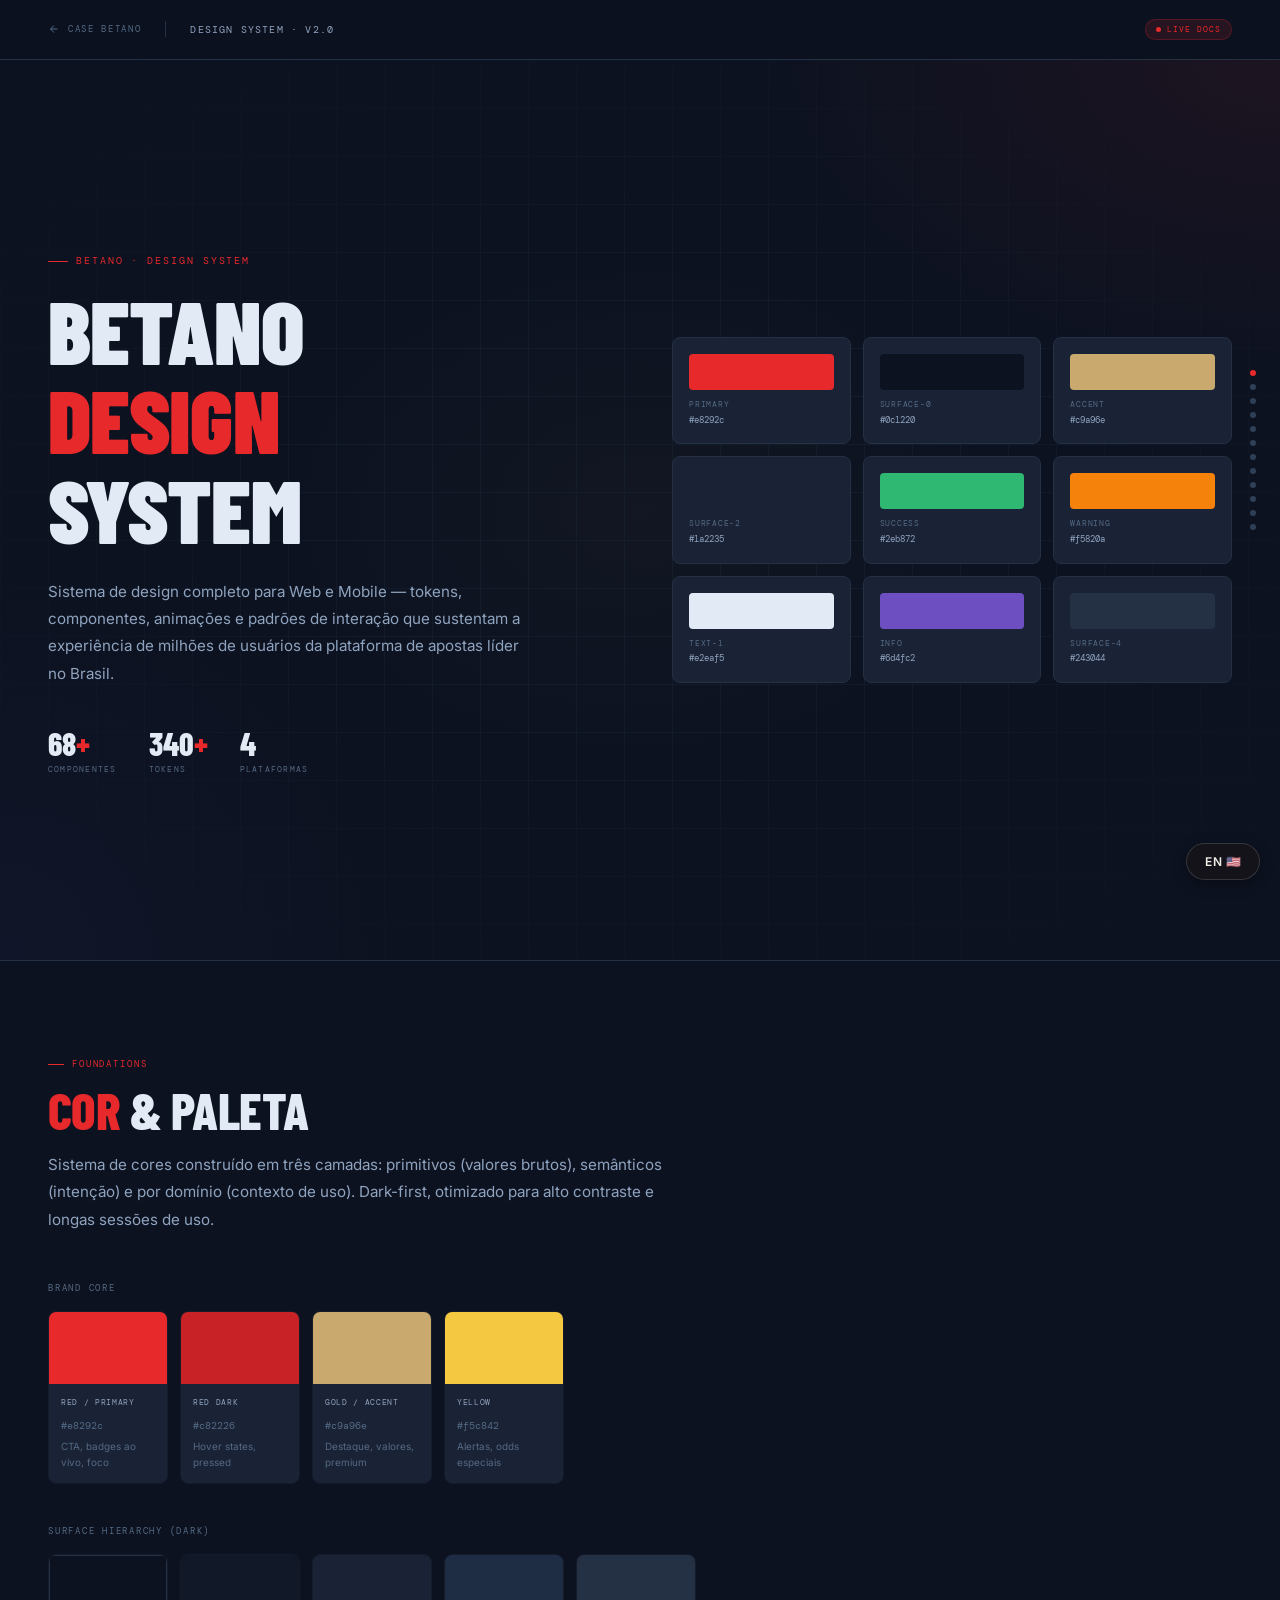
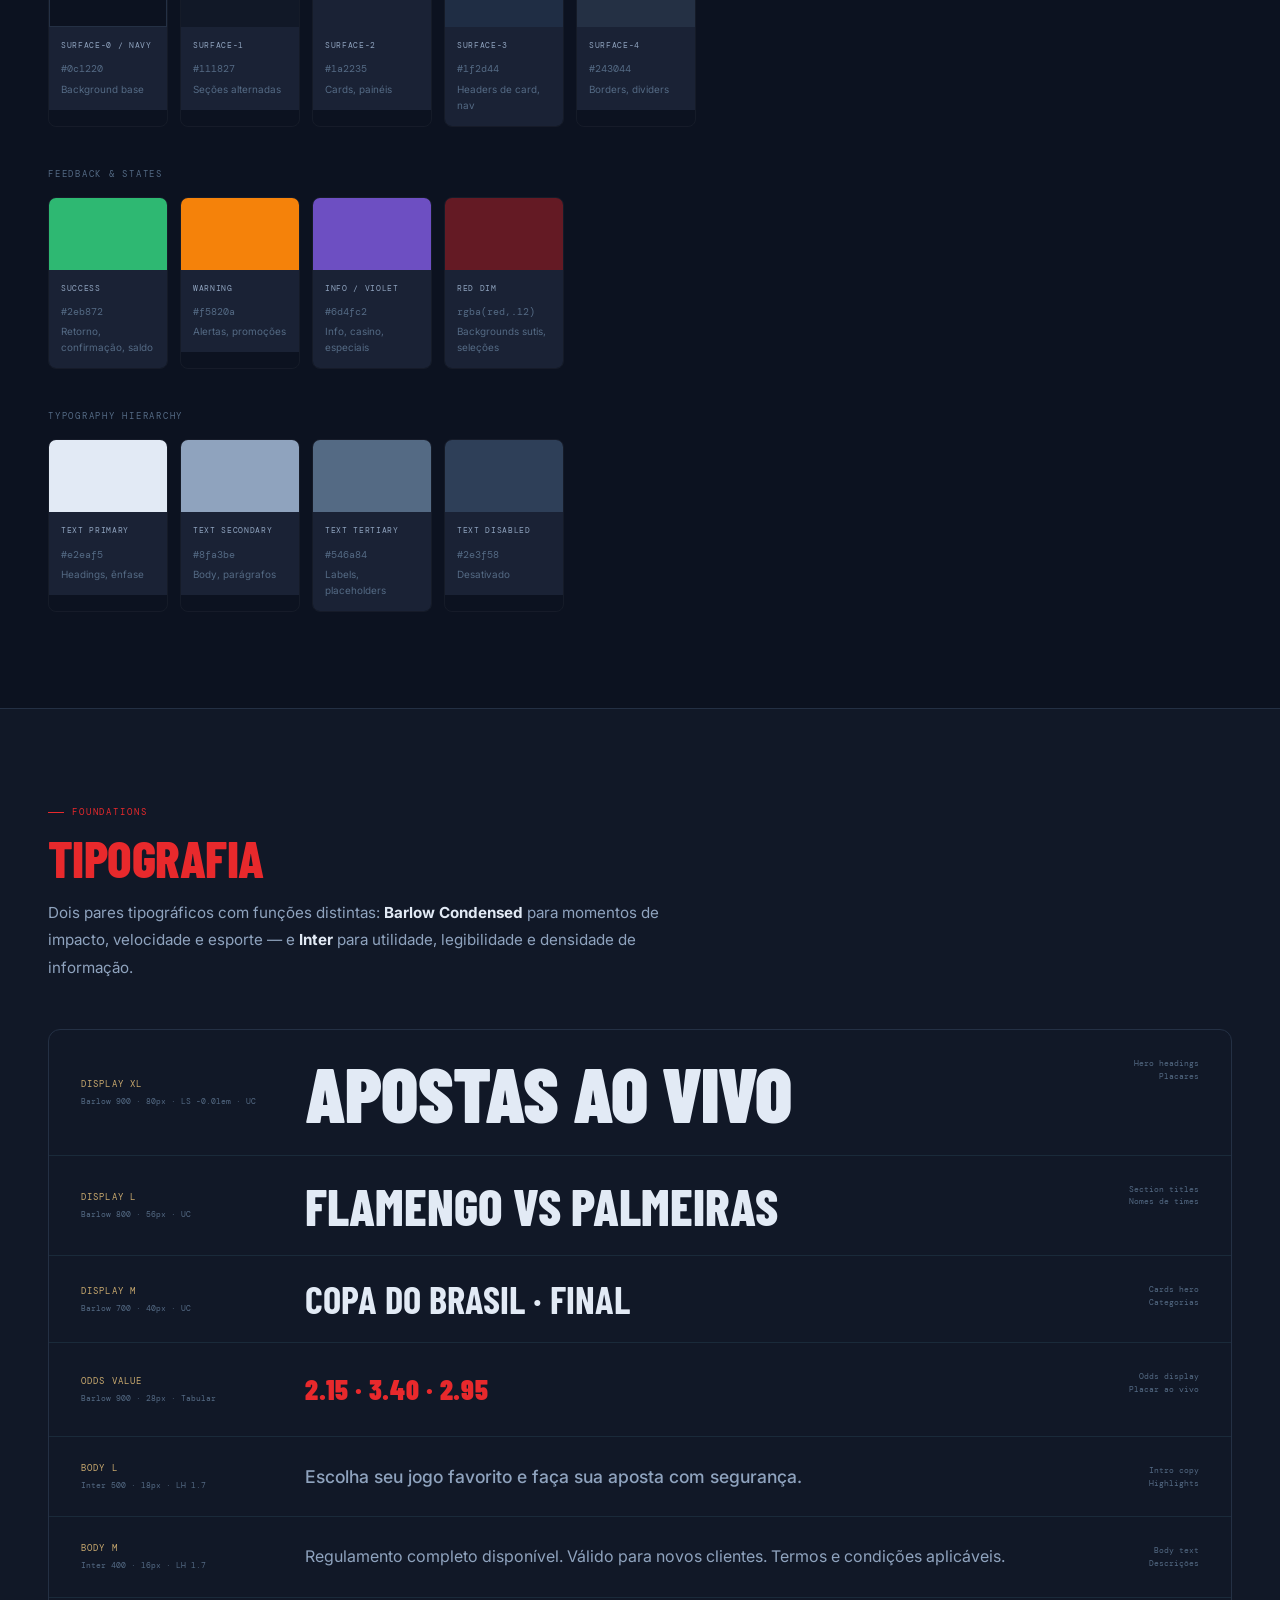
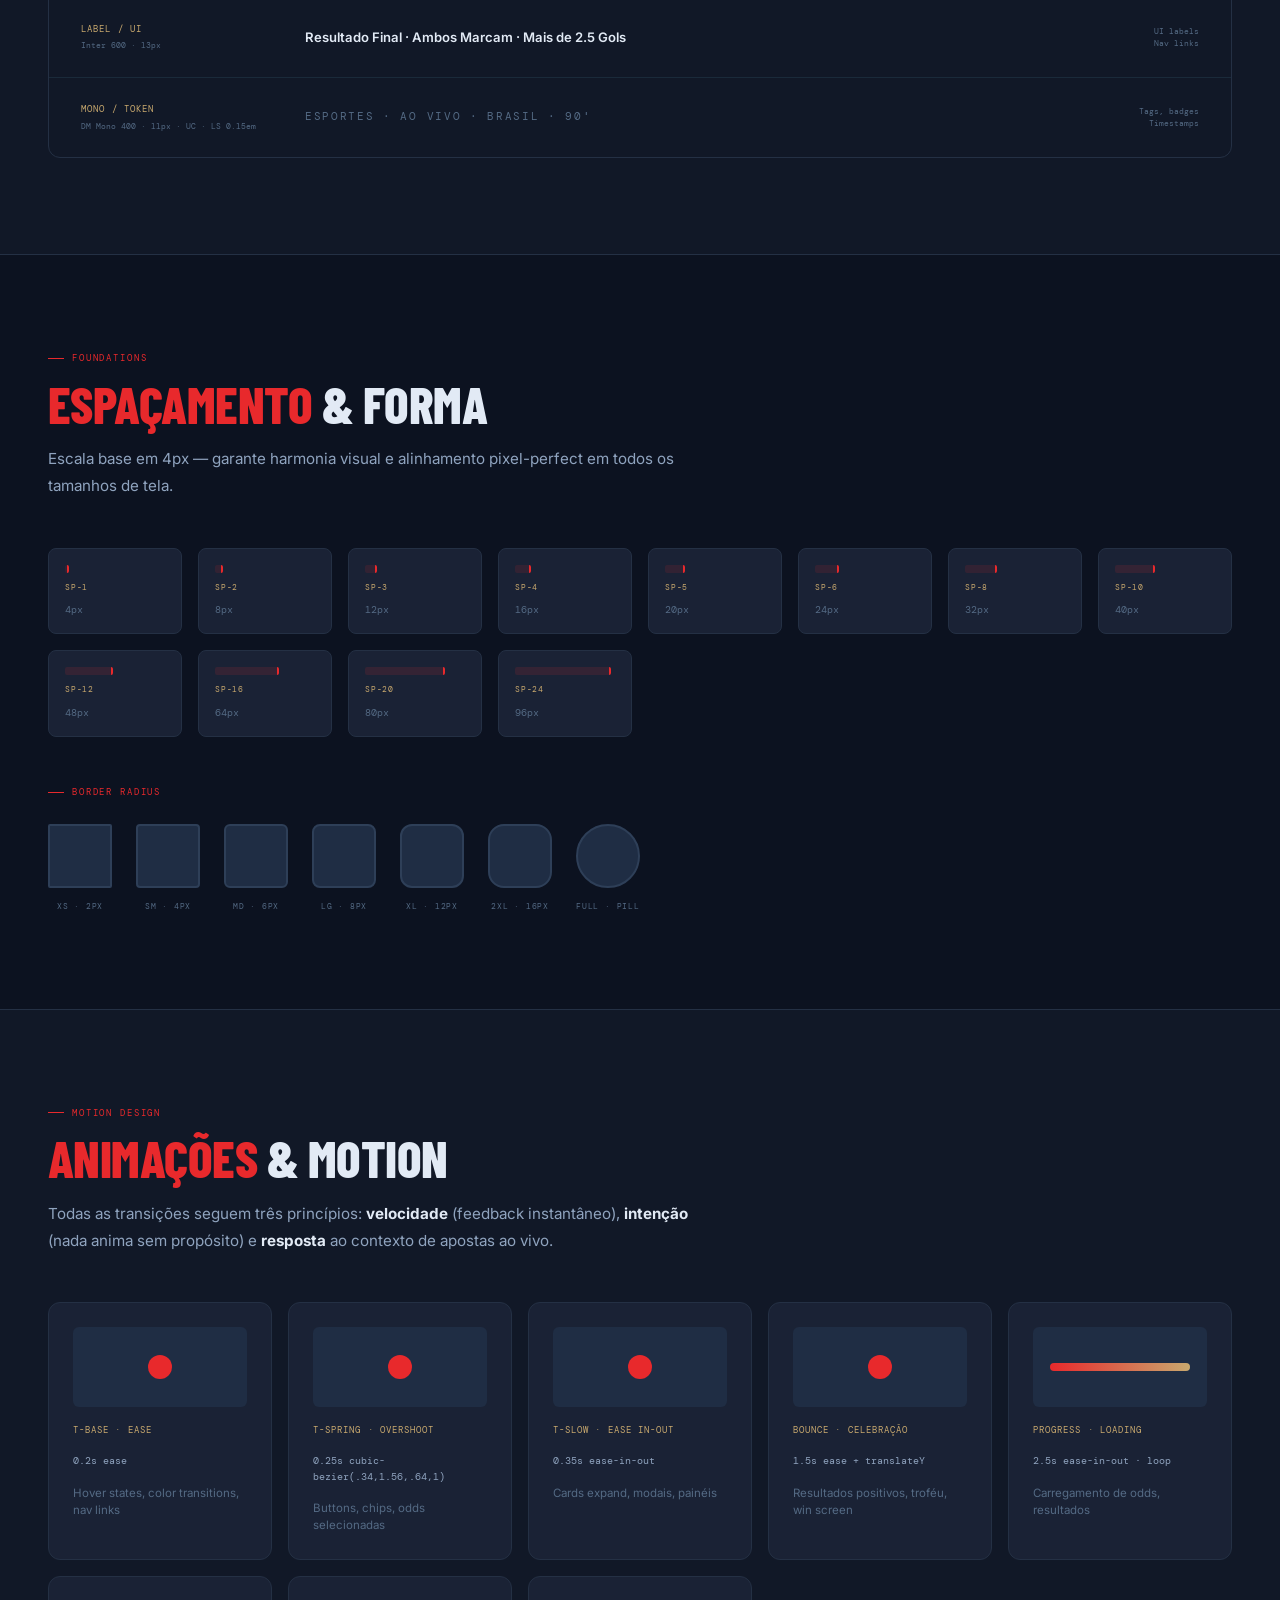
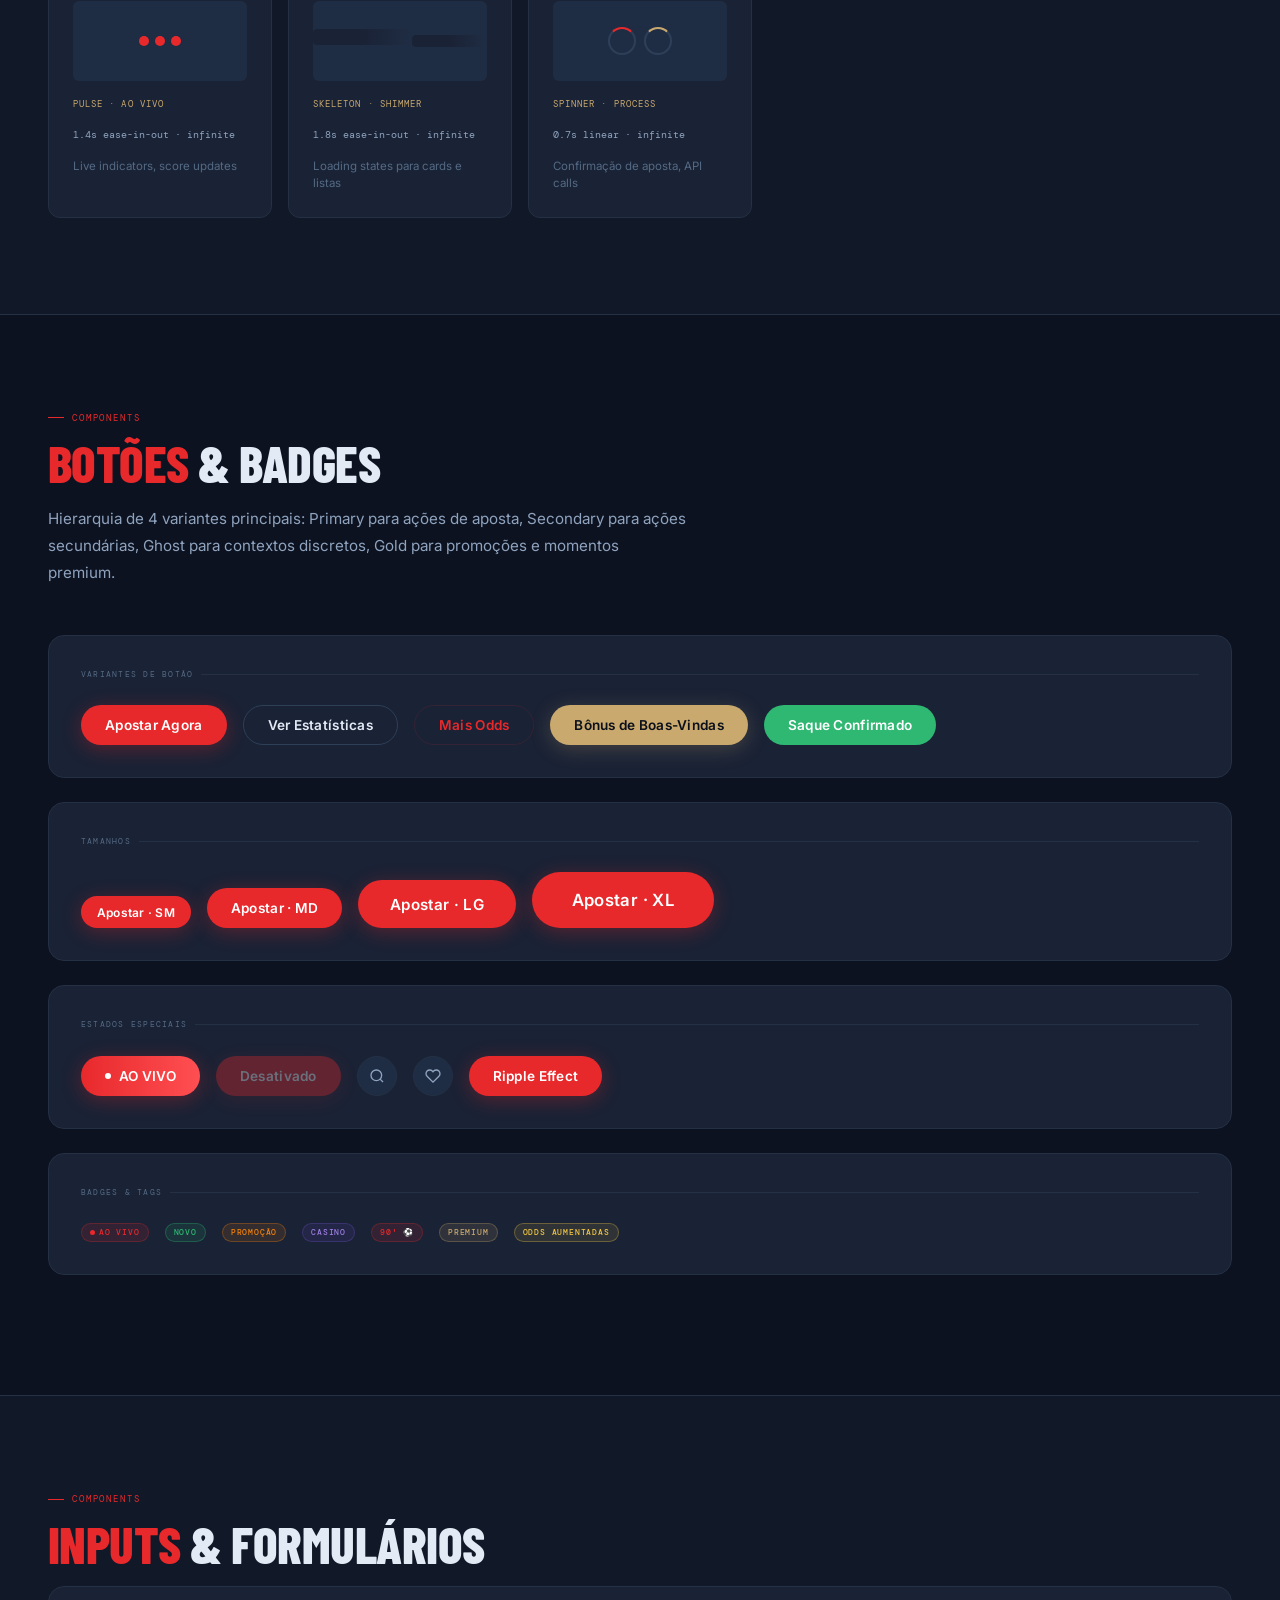
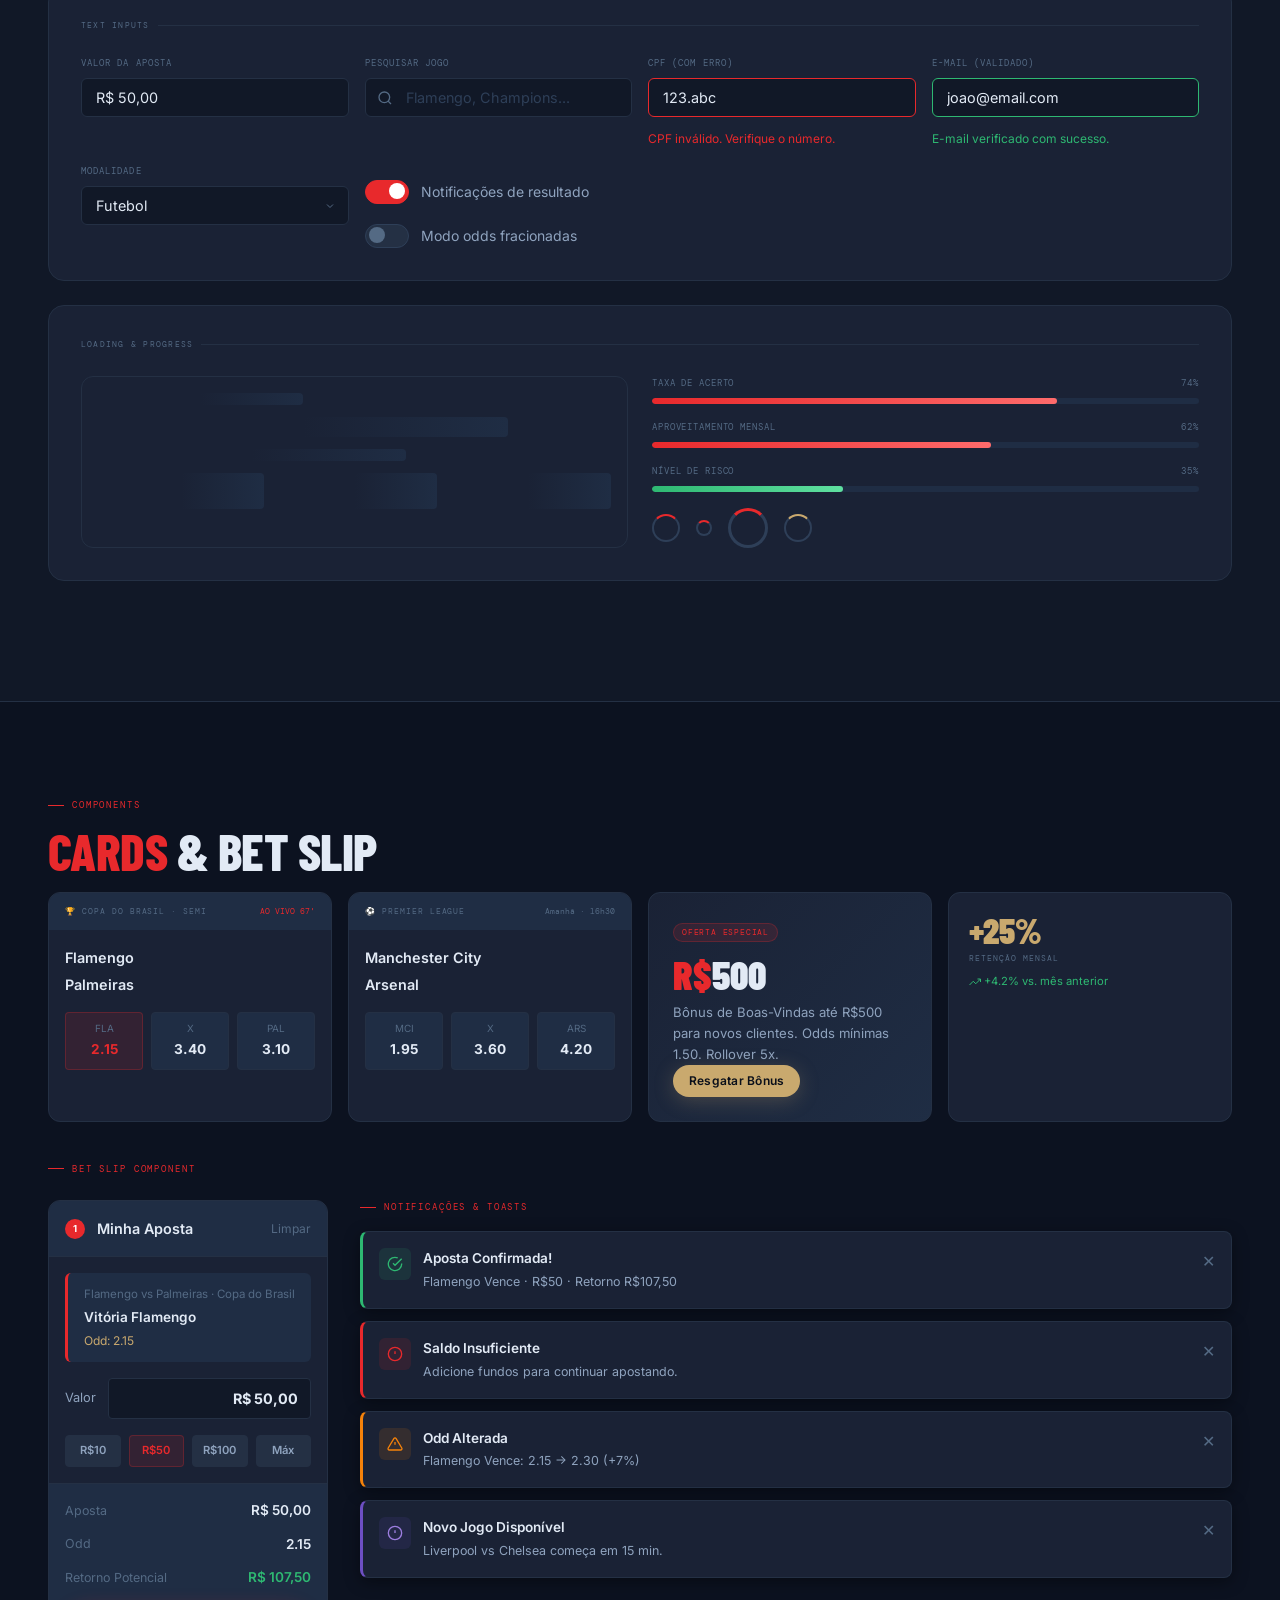
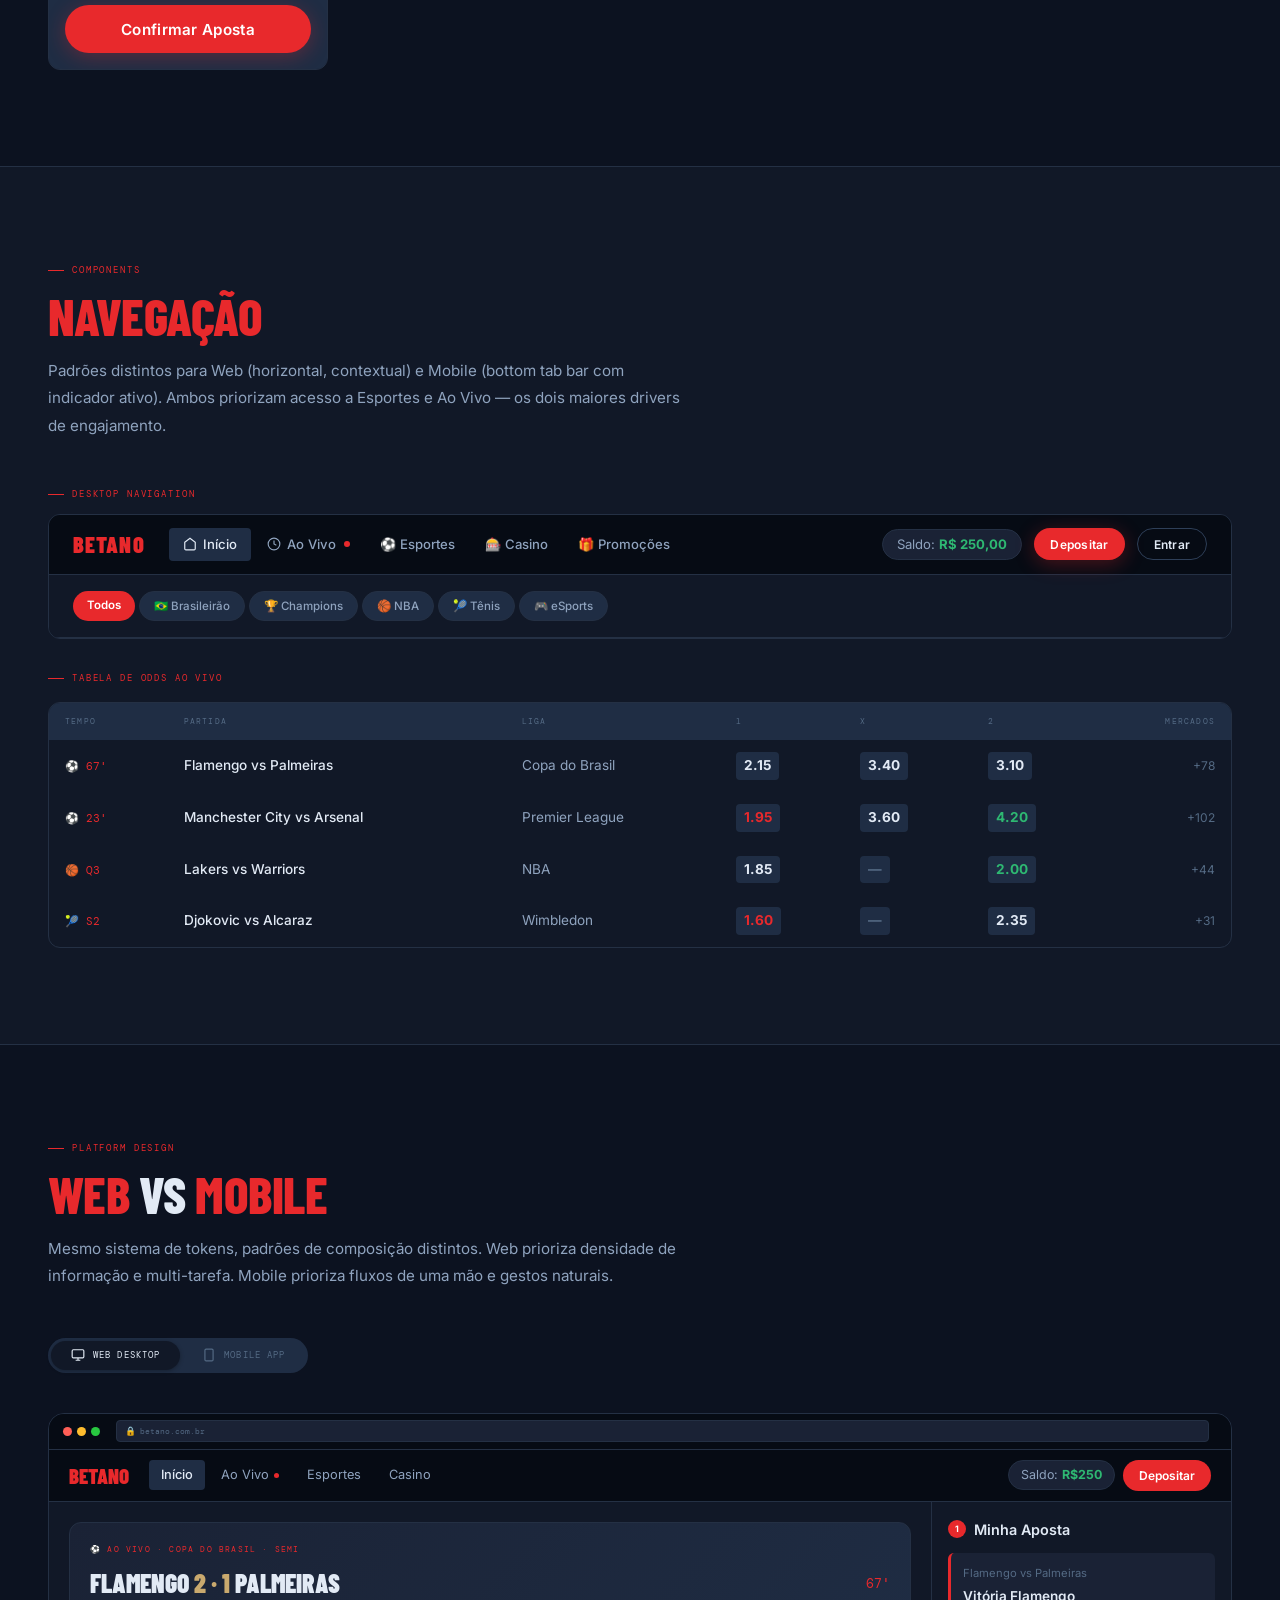
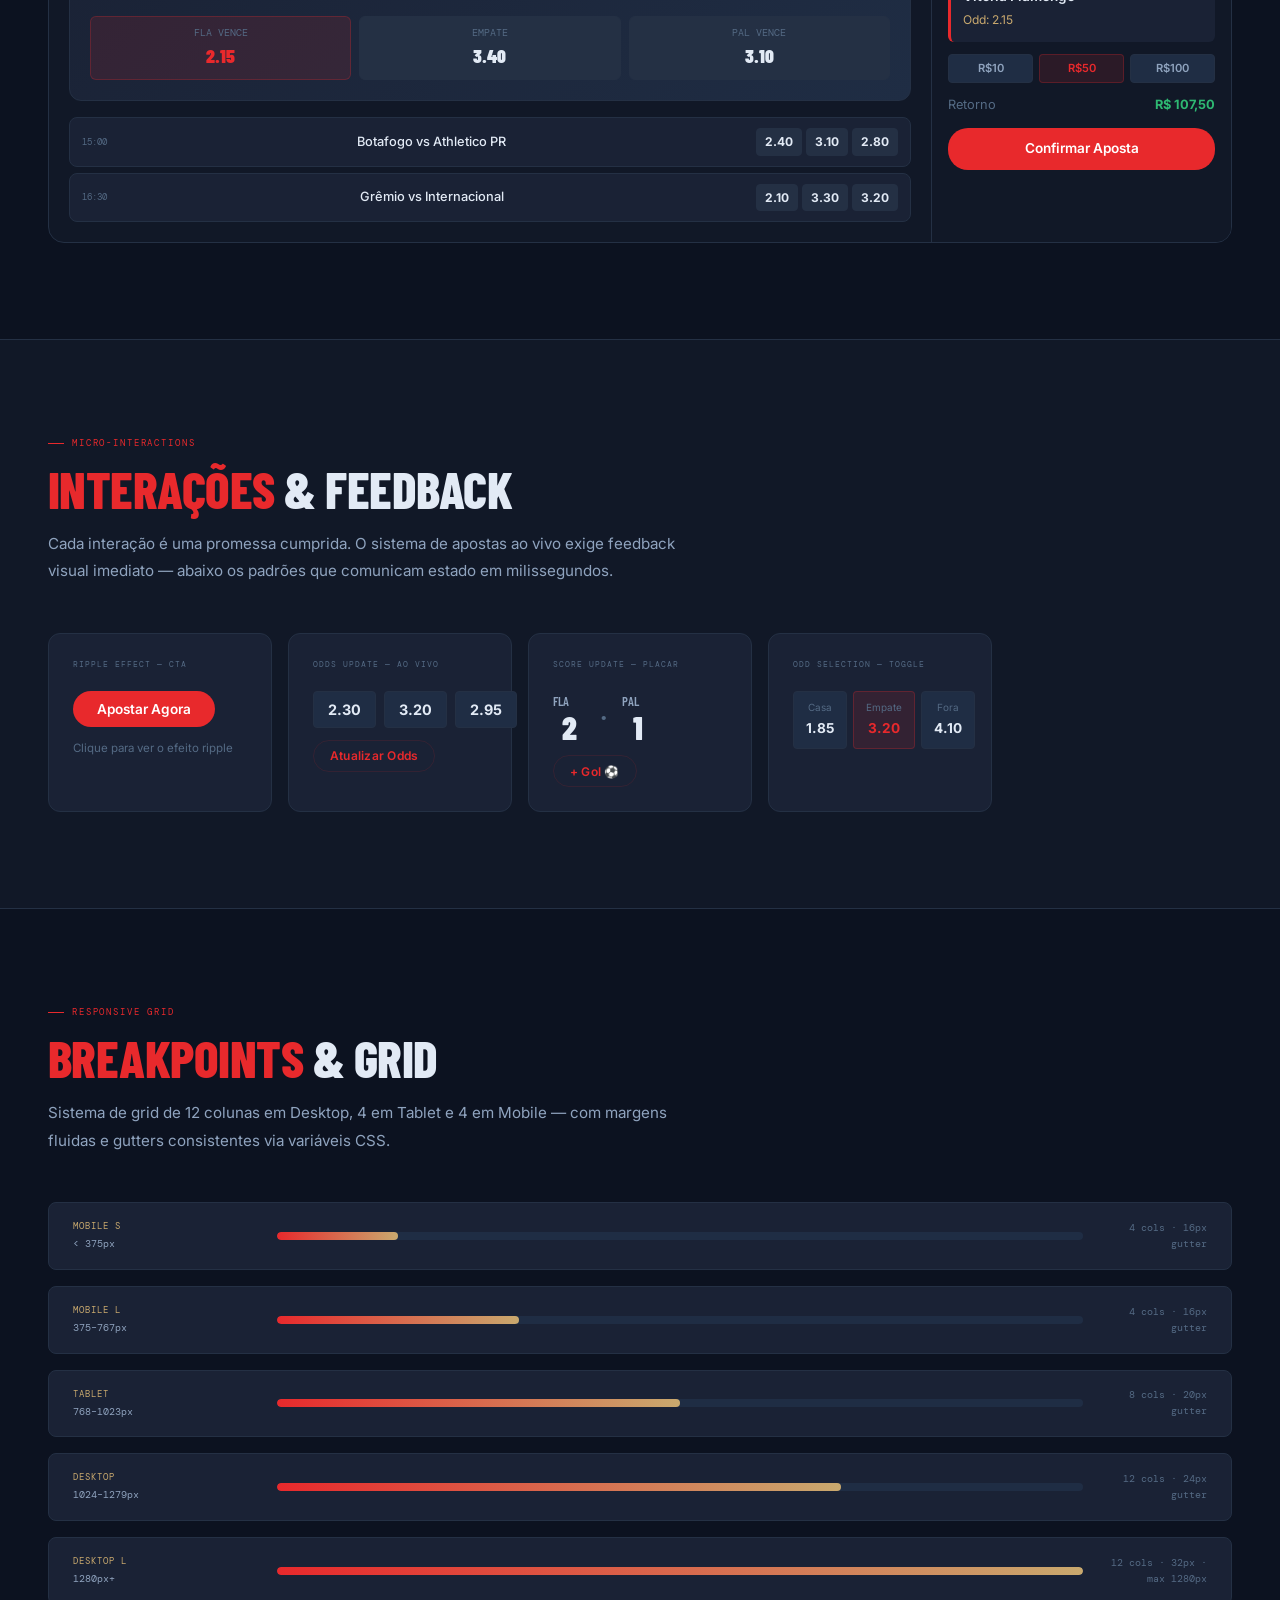
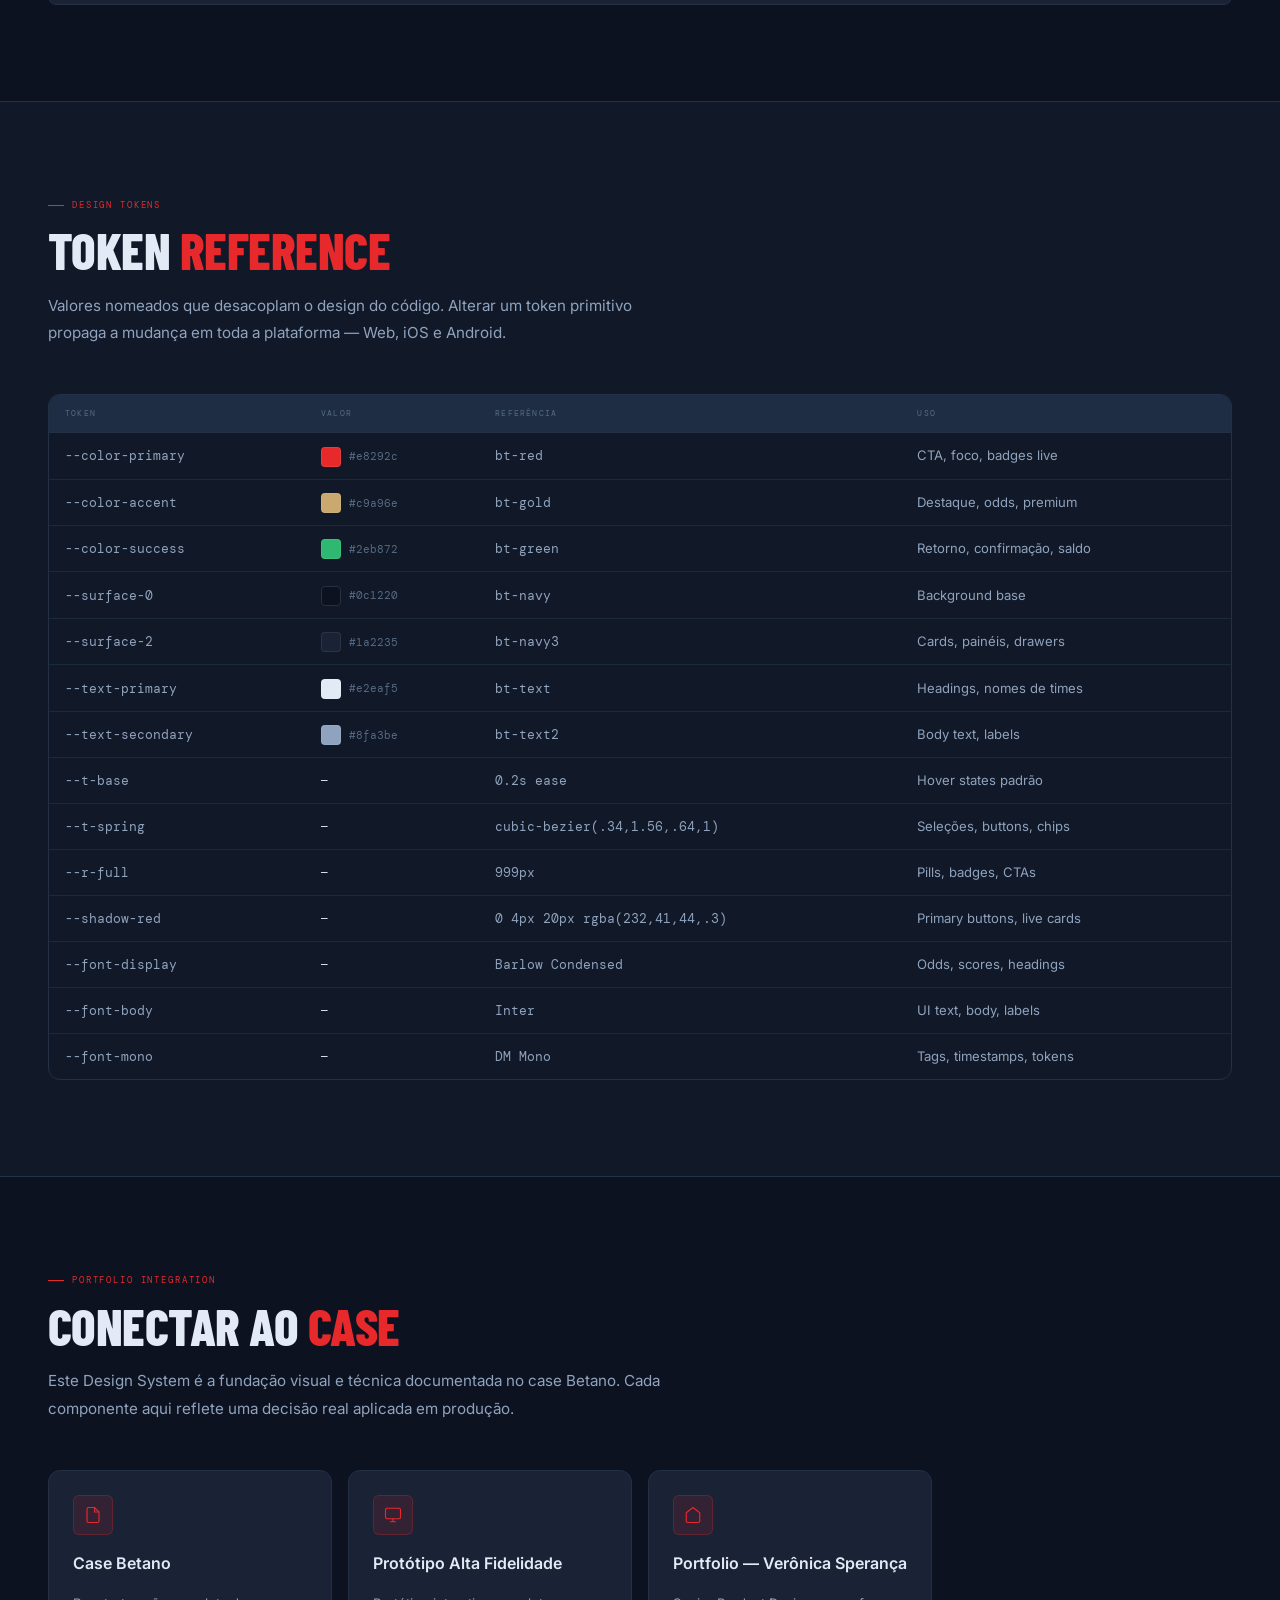
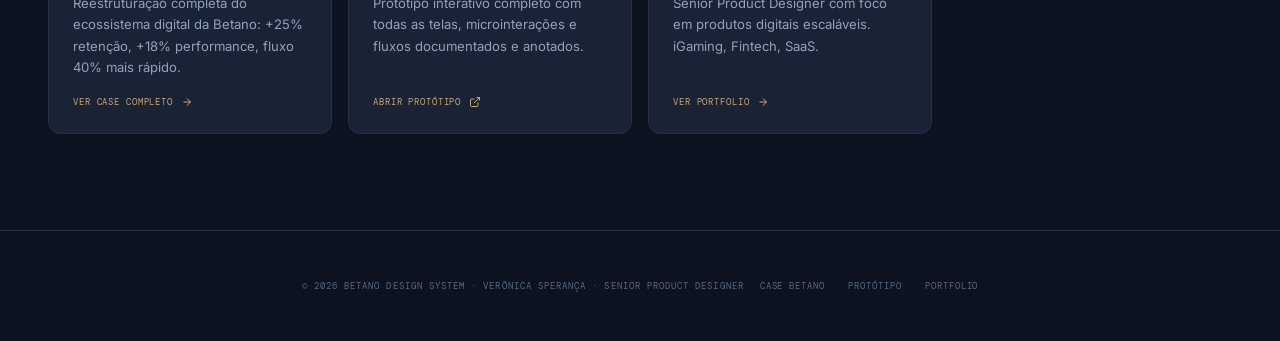
<file: design-system-betano.html>
<!DOCTYPE html>
<html lang="pt-BR">
<head>
<meta charset="UTF-8"/>
<meta name="viewport" content="width=device-width, initial-scale=1.0"/>
<title>Betano Design System · Verônica Sperança</title>
<link rel="preconnect" href="https://fonts.googleapis.com"/>
<link rel="preconnect" href="https://fonts.gstatic.com" crossorigin/>
<link href="https://fonts.googleapis.com/css2?family=Inter:wght@300;400;500;600;700;800;900&family=Barlow+Condensed:ital,wght@0,400;0,600;0,700;0,800;0,900;1,700&family=DM+Mono:wght@400;500&display=swap" rel="stylesheet"/>
<style>
/* ════════════════════════════════════════════
   BETANO DESIGN SYSTEM — CSS FOUNDATION
   ════════════════════════════════════════════ */
*,*::before,*::after{box-sizing:border-box;margin:0;padding:0}

:root {
  /* ── Brand Primitives ── */
  --bt-red:       #e8292c;
  --bt-red-dark:  #c82226;
  --bt-red-light: #f04548;
  --bt-red-dim:   rgba(232,41,44,0.12);
  --bt-red-glow:  rgba(232,41,44,0.25);

  --bt-gold:       #c9a96e;
  --bt-gold-light: #d4b87a;
  --bt-gold-dim:   rgba(201,169,110,0.12);
  --bt-gold-border:rgba(201,169,110,0.28);

  --bt-navy:  #0c1220;
  --bt-navy2: #111827;
  --bt-navy3: #1a2235;
  --bt-navy4: #1f2d44;
  --bt-navy5: #243044;

  --bt-green:  #2eb872;
  --bt-orange: #f5820a;
  --bt-yellow: #f5c842;
  --bt-violet: #6d4fc2;

  --bt-text:  #e2eaf5;
  --bt-text2: #8fa3be;
  --bt-text3: #546a84;
  --bt-text4: #2e3f58;

  --bt-border:  #243044;
  --bt-border2: #2e3f58;
  --bt-border3: #1a2a3a;

  /* ── Semantic Tokens ── */
  --surface-0: var(--bt-navy);
  --surface-1: var(--bt-navy2);
  --surface-2: var(--bt-navy3);
  --surface-3: var(--bt-navy4);
  --surface-4: var(--bt-navy5);

  --color-primary:      var(--bt-red);
  --color-primary-dark: var(--bt-red-dark);
  --color-accent:       var(--bt-gold);
  --color-success:      var(--bt-green);
  --color-warning:      var(--bt-orange);
  --color-info:         var(--bt-violet);

  --text-primary:   var(--bt-text);
  --text-secondary: var(--bt-text2);
  --text-tertiary:  var(--bt-text3);
  --text-disabled:  var(--bt-text4);

  /* ── Typography ── */
  --font-display: 'Barlow Condensed', sans-serif;
  --font-body:    'Inter', sans-serif;
  --font-mono:    'DM Mono', monospace;

  /* ── Spacing Scale (4px base) ── */
  --sp-1: 4px;  --sp-2: 8px;   --sp-3: 12px;  --sp-4: 16px;
  --sp-5: 20px; --sp-6: 24px;  --sp-8: 32px;  --sp-10: 40px;
  --sp-12: 48px; --sp-16: 64px; --sp-20: 80px; --sp-24: 96px;

  /* ── Radii ── */
  --r-xs: 2px; --r-sm: 4px; --r-md: 6px; --r-lg: 8px;
  --r-xl: 12px; --r-2xl: 16px; --r-full: 999px;

  /* ── Shadows ── */
  --shadow-sm:  0 1px 4px rgba(0,0,0,.3);
  --shadow-md:  0 4px 16px rgba(0,0,0,.4);
  --shadow-lg:  0 8px 32px rgba(0,0,0,.5);
  --shadow-red: 0 4px 20px rgba(232,41,44,.3);
  --shadow-gld: 0 4px 20px rgba(201,169,110,.25);

  /* ── Transitions ── */
  --t-fast:   0.1s ease;
  --t-base:   0.2s ease;
  --t-slow:   0.35s ease;
  --t-spring: 0.25s cubic-bezier(.34,1.56,.64,1);

  /* ── Layout ── */
  --container: 1280px;
  --container-pad: clamp(16px, 4vw, 48px);
}

html { scroll-behavior: smooth; }
body {
  background: var(--bt-navy);
  color: var(--bt-text);
  font-family: var(--font-body);
  font-size: 16px;
  line-height: 1.6;
  -webkit-font-smoothing: antialiased;
  overflow-x: hidden;
}
a { color: inherit; text-decoration: none; }
button { font-family: inherit; cursor: pointer; border: none; background: none; }
img { display: block; max-width: 100%; }

/* ════════ SCROLLBAR ════════ */
::-webkit-scrollbar { width: 5px; height: 5px; }
::-webkit-scrollbar-track { background: var(--bt-navy2); }
::-webkit-scrollbar-thumb { background: var(--bt-border2); border-radius: 3px; }
::-webkit-scrollbar-thumb:hover { background: var(--bt-gold); }
* { scrollbar-width: thin; scrollbar-color: var(--bt-border2) transparent; }

/* ════════════════════════════════════════════
   READING PROGRESS BAR
   ════════════════════════════════════════════ */
#rp {
  position: fixed; top: 0; left: 0; z-index: 9999;
  height: 2px; width: 0;
  background: linear-gradient(90deg, var(--bt-red), var(--bt-gold));
  transition: width .05s linear;
}

/* ════════════════════════════════════════════
   TOP NAV
   ════════════════════════════════════════════ */
.nav {
  position: sticky; top: 0; z-index: 900;
  background: rgba(12,18,32,0.92);
  backdrop-filter: blur(12px);
  border-bottom: 1px solid var(--bt-border);
  height: 60px;
  display: flex; align-items: center;
  padding: 0 var(--container-pad);
}
.nav-inner {
  width: 100%; max-width: var(--container); margin: 0 auto;
  display: flex; align-items: center; gap: var(--sp-6);
}
.nav-back {
  display: inline-flex; align-items: center; gap: var(--sp-2);
  font-family: var(--font-mono); font-size: 0.58rem;
  letter-spacing: .18em; text-transform: uppercase; color: var(--bt-text3);
  transition: color var(--t-base);
}
.nav-back:hover { color: var(--bt-gold); }
.nav-back svg { transition: transform var(--t-spring); }
.nav-back:hover svg { transform: translateX(-3px); }
.nav-sep { width: 1px; height: 16px; background: var(--bt-border); }
.nav-title {
  font-family: var(--font-mono); font-size: 0.62rem;
  letter-spacing: .12em; text-transform: uppercase; color: var(--bt-text2);
}
.nav-badge {
  margin-left: auto;
  display: flex; align-items: center; gap: 6px;
  background: var(--bt-red-dim); border: 1px solid var(--bt-red-glow);
  border-radius: var(--r-full);
  padding: 3px 10px;
  font-family: var(--font-mono); font-size: 0.5rem;
  letter-spacing: .12em; text-transform: uppercase; color: var(--bt-red);
}
.nav-badge-dot {
  width: 5px; height: 5px; border-radius: 50%;
  background: var(--bt-red);
  animation: blink 1.4s ease-in-out infinite;
}
@keyframes blink { 0%,100%{opacity:1} 50%{opacity:.3} }

/* ════════════════════════════════════════════
   HERO SECTION
   ════════════════════════════════════════════ */
.hero {
  position: relative; overflow: hidden;
  padding: var(--sp-24) var(--container-pad);
  min-height: 100vh;
  display: flex; align-items: center;
}
.hero-bg {
  position: absolute; inset: 0; pointer-events: none;
  background:
    radial-gradient(ellipse 70% 60% at 100% 0%, rgba(232,41,44,.08) 0%, transparent 60%),
    radial-gradient(ellipse 50% 70% at 0% 100%, rgba(109,79,194,.06) 0%, transparent 60%),
    radial-gradient(ellipse 40% 40% at 50% 50%, rgba(201,169,110,.03) 0%, transparent 70%);
}
/* Animated grid */
.hero-grid {
  position: absolute; inset: 0; pointer-events: none; overflow: hidden;
  background-image:
    linear-gradient(var(--bt-border3) 1px, transparent 1px),
    linear-gradient(90deg, var(--bt-border3) 1px, transparent 1px);
  background-size: 48px 48px;
  mask-image: radial-gradient(ellipse 80% 80% at 50% 50%, black 30%, transparent 80%);
  opacity: .4;
  animation: grid-drift 30s linear infinite;
}
@keyframes grid-drift {
  0%   { background-position: 0 0; }
  100% { background-position: 48px 48px; }
}
.hero-inner {
  position: relative; z-index: 2;
  width: 100%; max-width: var(--container); margin: 0 auto;
  display: grid; grid-template-columns: 1fr 1fr; gap: var(--sp-16);
  align-items: center;
}
.hero-tag {
  display: inline-flex; align-items: center; gap: var(--sp-2);
  font-family: var(--font-mono); font-size: .6rem;
  letter-spacing: .2em; text-transform: uppercase; color: var(--bt-red);
  margin-bottom: var(--sp-4);
}
.hero-tag::before {
  content: ''; width: 20px; height: 1px; background: var(--bt-red);
}
.hero-title {
  font-family: var(--font-display);
  font-size: clamp(3rem, 7vw, 7rem);
  font-weight: 900;
  line-height: 1;
  letter-spacing: -.01em;
  text-transform: uppercase;
  color: var(--bt-text);
  margin-bottom: var(--sp-6);
}
.hero-title span { color: var(--bt-red); }
.hero-desc {
  font-size: .95rem; color: var(--bt-text2); line-height: 1.8;
  max-width: 480px; margin-bottom: var(--sp-10);
}
.hero-stats {
  display: flex; gap: var(--sp-8);
}
.hero-stat-val {
  font-family: var(--font-display);
  font-size: 2rem; font-weight: 800;
  color: var(--bt-text); line-height: 1;
}
.hero-stat-val span { color: var(--bt-red); }
.hero-stat-label {
  font-family: var(--font-mono); font-size: .52rem;
  letter-spacing: .15em; text-transform: uppercase; color: var(--bt-text3);
  margin-top: 4px;
}

/* Hero right — animated token preview */
.hero-token-cloud {
  display: grid; grid-template-columns: repeat(3, 1fr); gap: var(--sp-3);
  perspective: 800px;
}
.hero-token {
  background: var(--bt-navy3); border: 1px solid var(--bt-border);
  border-radius: var(--r-lg); padding: var(--sp-4);
  animation: float var(--dur,4s) ease-in-out infinite;
  animation-delay: var(--delay,0s);
  transition: all var(--t-slow);
  cursor: default;
}
.hero-token:hover {
  transform: translateY(-4px) scale(1.03);
  border-color: var(--bt-border2);
  box-shadow: var(--shadow-md);
}
@keyframes float {
  0%,100%{transform:translateY(0)} 50%{transform:translateY(-8px)}
}
.hero-token__swatch {
  width: 100%; height: 36px; border-radius: var(--r-sm);
  margin-bottom: var(--sp-2);
}
.hero-token__name {
  font-family: var(--font-mono); font-size: .48rem;
  letter-spacing: .1em; text-transform: uppercase; color: var(--bt-text3);
  margin-bottom: 2px;
}
.hero-token__val {
  font-family: var(--font-mono); font-size: .58rem;
  color: var(--bt-text2);
}

/* ════════════════════════════════════════════
   SECTION SHELL
   ════════════════════════════════════════════ */
.ds-section {
  padding: var(--sp-24) var(--container-pad);
  border-top: 1px solid var(--bt-border);
}
.ds-section--alt { background: var(--bt-navy2); }
.container { max-width: var(--container); margin: 0 auto; }
.section-label {
  font-family: var(--font-mono); font-size: .58rem;
  letter-spacing: .2em; text-transform: uppercase; color: var(--bt-red);
  margin-bottom: var(--sp-3);
  display: flex; align-items: center; gap: var(--sp-2);
}
.section-label::before { content:''; width:16px; height:1px; background:var(--bt-red); }
.section-title {
  font-family: var(--font-display);
  font-size: clamp(2rem, 4vw, 3.5rem);
  font-weight: 800; line-height: 1;
  text-transform: uppercase;
  color: var(--bt-text);
  margin-bottom: var(--sp-4);
  letter-spacing: -.01em;
}
.section-title em { color: var(--bt-red); font-style: normal; }
.section-desc {
  color: var(--bt-text2); font-size: .95rem; line-height: 1.8;
  max-width: 640px; margin-bottom: var(--sp-12);
}

/* ════════════════════════════════════════════
   TOC RAIL
   ════════════════════════════════════════════ */
.toc-rail {
  position: fixed; right: 24px; top: 50%;
  transform: translateY(-50%);
  display: flex; flex-direction: column; gap: 8px;
  z-index: 800;
}
.toc-dot {
  width: 6px; height: 6px; border-radius: 50%;
  background: var(--bt-border2);
  cursor: pointer; transition: all var(--t-base);
  position: relative;
}
.toc-dot:hover, .toc-dot.active { background: var(--bt-red); }
.toc-dot .toc-tip {
  position: absolute; right: 14px; top: 50%; transform: translateY(-50%);
  background: var(--bt-navy3); border: 1px solid var(--bt-border);
  border-radius: var(--r-sm); padding: 3px 8px;
  font-family: var(--font-mono); font-size: .5rem;
  letter-spacing: .1em; text-transform: uppercase; color: var(--bt-text2);
  white-space: nowrap; opacity: 0; pointer-events: none;
  transition: opacity var(--t-base);
}
.toc-dot:hover .toc-tip { opacity: 1; }
@media(max-width:1200px){.toc-rail{display:none}}

/* ════════════════════════════════════════════
   FOUNDATIONS — COLOR
   ════════════════════════════════════════════ */
.color-groups {
  display: flex; flex-direction: column; gap: var(--sp-10);
}
.color-group-label {
  font-family: var(--font-mono); font-size: .55rem;
  letter-spacing: .2em; text-transform: uppercase; color: var(--bt-text3);
  margin-bottom: var(--sp-4);
}
.color-row {
  display: flex; gap: var(--sp-3); flex-wrap: wrap;
}
.color-chip {
  flex: 1; min-width: 80px; max-width: 120px;
  border-radius: var(--r-lg); overflow: hidden;
  border: 1px solid rgba(255,255,255,.04);
  transition: transform var(--t-spring);
  cursor: default;
}
.color-chip:hover { transform: translateY(-4px); }
.color-chip__swatch { height: 72px; }
.color-chip__info {
  background: var(--bt-navy3); padding: var(--sp-3);
}
.color-chip__name {
  font-family: var(--font-mono); font-size: .52rem;
  letter-spacing: .08em; text-transform: uppercase; color: var(--bt-text2);
  display: block; margin-bottom: 2px;
}
.color-chip__hex {
  font-family: var(--font-mono); font-size: .6rem; color: var(--bt-text3);
}
.color-chip__role {
  font-size: .62rem; color: var(--bt-text3); margin-top: 2px; display: block;
}

/* ════════════════════════════════════════════
   FOUNDATIONS — TYPOGRAPHY
   ════════════════════════════════════════════ */
.type-scale {
  display: flex; flex-direction: column; gap: 0;
  border: 1px solid var(--bt-border); border-radius: var(--r-xl);
  overflow: hidden;
}
.type-row {
  display: grid; grid-template-columns: 200px 1fr 140px;
  align-items: center; gap: var(--sp-6);
  padding: var(--sp-6) var(--sp-8);
  border-bottom: 1px solid var(--bt-border3);
  transition: background var(--t-base);
}
.type-row:last-child { border-bottom: none; }
.type-row:hover { background: var(--bt-navy3); }
.type-meta { display: flex; flex-direction: column; gap: 3px; }
.type-meta-name {
  font-family: var(--font-mono); font-size: .58rem;
  letter-spacing: .12em; text-transform: uppercase; color: var(--bt-gold);
}
.type-meta-spec {
  font-family: var(--font-mono); font-size: .52rem; color: var(--bt-text3);
}
.type-preview { overflow: hidden; }
.type-use {
  font-family: var(--font-mono); font-size: .52rem; color: var(--bt-text3);
  text-align: right; align-self: flex-start; padding-top: 4px;
  line-height: 1.5;
}

/* ════════════════════════════════════════════
   FOUNDATIONS — SPACING
   ════════════════════════════════════════════ */
.spacing-grid {
  display: grid; grid-template-columns: repeat(auto-fill, minmax(120px,1fr));
  gap: var(--sp-4);
}
.spacing-item {
  background: var(--bt-navy3); border: 1px solid var(--bt-border);
  border-radius: var(--r-lg); padding: var(--sp-4);
  display: flex; flex-direction: column; align-items: flex-start; gap: var(--sp-2);
  transition: border-color var(--t-base);
}
.spacing-item:hover { border-color: var(--bt-border2); }
.spacing-bar {
  height: 8px; background: var(--bt-red-dim);
  border-right: 2px solid var(--bt-red); border-radius: 2px;
  transition: background var(--t-base);
}
.spacing-item:hover .spacing-bar { background: var(--bt-red-glow); }
.spacing-token {
  font-family: var(--font-mono); font-size: .52rem;
  letter-spacing: .1em; text-transform: uppercase; color: var(--bt-gold);
}
.spacing-val {
  font-family: var(--font-mono); font-size: .6rem; color: var(--bt-text3);
}

/* ════════════════════════════════════════════
   FOUNDATIONS — ELEVATION & RADII
   ════════════════════════════════════════════ */
.elev-grid {
  display: grid; grid-template-columns: repeat(auto-fill, minmax(160px, 1fr));
  gap: var(--sp-6);
}
.elev-item {
  background: var(--bt-navy3); border-radius: var(--r-xl);
  padding: var(--sp-8) var(--sp-6);
  display: flex; flex-direction: column; align-items: center; gap: var(--sp-4);
  transition: transform var(--t-spring);
  cursor: default;
}
.elev-item:hover { transform: translateY(-4px); }
.elev-swatch {
  width: 64px; height: 64px; border-radius: var(--r-lg);
  background: var(--bt-navy4);
}
.elev-name {
  font-family: var(--font-mono); font-size: .55rem;
  letter-spacing: .1em; text-transform: uppercase; color: var(--bt-text3);
  text-align: center;
}

.radius-grid {
  display: flex; gap: var(--sp-6); flex-wrap: wrap; align-items: flex-end;
}
.radius-item {
  display: flex; flex-direction: column; align-items: center; gap: var(--sp-3);
}
.radius-swatch {
  width: 64px; height: 64px;
  background: var(--bt-navy4); border: 2px solid var(--bt-border2);
  transition: border-color var(--t-base);
}
.radius-item:hover .radius-swatch { border-color: var(--bt-gold); }
.radius-token {
  font-family: var(--font-mono); font-size: .5rem;
  letter-spacing: .1em; text-transform: uppercase; color: var(--bt-text3);
}

/* ════════════════════════════════════════════
   COMPONENTS — BUTTONS
   ════════════════════════════════════════════ */
.comp-showcase {
  background: var(--bt-navy3); border: 1px solid var(--bt-border);
  border-radius: var(--r-2xl); padding: var(--sp-8);
  margin-bottom: var(--sp-6);
}
.comp-showcase-label {
  font-family: var(--font-mono); font-size: .52rem;
  letter-spacing: .15em; text-transform: uppercase; color: var(--bt-text3);
  margin-bottom: var(--sp-6); display: flex; align-items: center; gap: var(--sp-2);
}
.comp-showcase-label::after {
  content: ''; flex: 1; height: 1px; background: var(--bt-border);
}
.comp-row {
  display: flex; gap: var(--sp-4); flex-wrap: wrap; align-items: center;
  margin-bottom: var(--sp-4);
}
.comp-row:last-child { margin-bottom: 0; }

/* Button variants */
.btn {
  display: inline-flex; align-items: center; justify-content: center; gap: var(--sp-2);
  font-family: var(--font-body); font-weight: 600; letter-spacing: .02em;
  border-radius: var(--r-full);
  transition: all var(--t-spring);
  white-space: nowrap;
  outline: none;
  position: relative; overflow: hidden;
}
.btn::before {
  content: ''; position: absolute; inset: 0;
  background: rgba(255,255,255,.1);
  opacity: 0; transition: opacity var(--t-base);
}
.btn:hover::before { opacity: 1; }
.btn:active { transform: scale(.97); }

.btn--sm  { font-size: .75rem; padding: 6px 16px;  height: 32px; }
.btn--md  { font-size: .85rem; padding: 10px 24px; height: 40px; }
.btn--lg  { font-size: .95rem; padding: 12px 32px; height: 48px; }
.btn--xl  { font-size: 1.05rem; padding: 16px 40px; height: 56px; }

.btn--primary {
  background: var(--bt-red); color: #fff;
  box-shadow: var(--shadow-red);
}
.btn--primary:hover { background: var(--bt-red-light); box-shadow: 0 6px 28px rgba(232,41,44,.4); }

.btn--secondary {
  background: transparent; color: var(--bt-text);
  border: 1.5px solid var(--bt-border2);
}
.btn--secondary:hover { border-color: var(--bt-text3); background: var(--bt-navy4); }

.btn--ghost {
  background: transparent; color: var(--bt-red);
  border: 1.5px solid var(--bt-red-dim);
}
.btn--ghost:hover { background: var(--bt-red-dim); border-color: var(--bt-red-glow); }

.btn--gold {
  background: var(--bt-gold); color: #0a0f1a;
  box-shadow: var(--shadow-gld);
}
.btn--gold:hover { background: var(--bt-gold-light); box-shadow: 0 6px 28px rgba(201,169,110,.35); }

.btn--success {
  background: var(--bt-green); color: #fff;
}
.btn--success:hover { filter: brightness(1.1); }

.btn--icon {
  width: 40px; height: 40px; border-radius: 50%;
  background: var(--bt-navy4); border: 1px solid var(--bt-border);
  color: var(--bt-text2); font-size: .9rem;
  display: inline-flex; align-items: center; justify-content: center;
  padding: 0;
}
.btn--icon:hover { border-color: var(--bt-text3); color: var(--bt-text); }

.btn--live {
  background: linear-gradient(90deg, var(--bt-red), #ff4f52);
  color: #fff;
  box-shadow: var(--shadow-red);
  animation: pulse-btn 2s ease-in-out infinite;
}
@keyframes pulse-btn {
  0%,100% { box-shadow: var(--shadow-red); }
  50% { box-shadow: 0 0 0 6px rgba(232,41,44,.15), var(--shadow-red); }
}

.btn--disabled { opacity: .35; pointer-events: none; }

.badge {
  display: inline-flex; align-items: center; gap: 4px;
  font-family: var(--font-mono); font-size: .5rem;
  letter-spacing: .1em; text-transform: uppercase;
  border-radius: var(--r-full); padding: 2px 8px;
  font-weight: 500;
}
.badge--live   { background: var(--bt-red-dim); border: 1px solid var(--bt-red-glow); color: var(--bt-red); }
.badge--live-dot { width:5px;height:5px;border-radius:50%;background:var(--bt-red);animation:blink 1.4s infinite; }
.badge--new    { background: rgba(46,184,114,.12); border:1px solid rgba(46,184,114,.3); color:var(--bt-green); }
.badge--promo  { background: rgba(245,130,10,.12); border:1px solid rgba(245,130,10,.3); color:var(--bt-orange); }
.badge--info   { background: rgba(109,79,194,.12); border:1px solid rgba(109,79,194,.3); color:#9d7ee0; }

/* ════════════════════════════════════════════
   COMPONENTS — FORM INPUTS
   ════════════════════════════════════════════ */
.input-wrap { display: flex; flex-direction: column; gap: var(--sp-2); }
.input-label {
  font-family: var(--font-mono); font-size: .55rem;
  letter-spacing: .12em; text-transform: uppercase; color: var(--bt-text3);
}
.input {
  background: var(--bt-navy2); border: 1.5px solid var(--bt-border);
  border-radius: var(--r-md); padding: 10px 14px;
  font-family: var(--font-body); font-size: .9rem; color: var(--bt-text);
  outline: none; transition: all var(--t-base); width: 100%;
}
.input::placeholder { color: var(--bt-text4); }
.input:hover  { border-color: var(--bt-border2); }
.input:focus  { border-color: var(--bt-red); box-shadow: 0 0 0 3px var(--bt-red-dim); }
.input--error { border-color: var(--bt-red); }
.input--success { border-color: var(--bt-green); }
.input-icon-wrap { position: relative; }
.input-icon-wrap .input { padding-left: 40px; }
.input-icon-wrap .input-icon {
  position: absolute; left: 12px; top: 50%; transform: translateY(-50%);
  color: var(--bt-text3); pointer-events: none;
}
.input-msg { font-size: .75rem; margin-top: 4px; }
.input-msg--error   { color: var(--bt-red); }
.input-msg--success { color: var(--bt-green); }

/* Select */
.select {
  appearance: none;
  background: var(--bt-navy2) url("data:image/svg+xml,%3Csvg xmlns='http://www.w3.org/2000/svg' width='12' height='12' viewBox='0 0 24 24' fill='none' stroke='%23546a84' stroke-width='2'%3E%3Cpath d='M6 9l6 6 6-6'/%3E%3C/svg%3E") no-repeat right 12px center;
  border: 1.5px solid var(--bt-border); border-radius: var(--r-md);
  padding: 10px 36px 10px 14px;
  font-family: var(--font-body); font-size: .9rem; color: var(--bt-text);
  outline: none; cursor: pointer; width: 100%;
  transition: border-color var(--t-base);
}
.select:focus { border-color: var(--bt-red); }

/* Toggle */
.toggle-wrap { display: flex; align-items: center; gap: var(--sp-3); }
.toggle {
  width: 44px; height: 24px; border-radius: var(--r-full);
  background: var(--bt-navy5); border: 1.5px solid var(--bt-border2);
  position: relative; cursor: pointer; transition: all var(--t-base);
  flex-shrink: 0;
}
.toggle::after {
  content: ''; position: absolute;
  width: 16px; height: 16px; border-radius: 50%;
  background: var(--bt-text3); left: 3px; top: 2px;
  transition: all var(--t-spring);
}
.toggle.on { background: var(--bt-red); border-color: var(--bt-red); }
.toggle.on::after { background: #fff; transform: translateX(20px); }
.toggle-label { font-size: .875rem; color: var(--bt-text2); }

/* ════════════════════════════════════════════
   COMPONENTS — CARDS
   ════════════════════════════════════════════ */
.cards-grid {
  display: grid; grid-template-columns: repeat(auto-fill, minmax(260px,1fr));
  gap: var(--sp-4);
}

/* Match card */
.match-card {
  background: var(--bt-navy3); border: 1px solid var(--bt-border);
  border-radius: var(--r-xl); overflow: hidden;
  transition: all var(--t-base); cursor: pointer;
}
.match-card:hover {
  border-color: var(--bt-border2);
  transform: translateY(-2px); box-shadow: var(--shadow-md);
}
.match-card__header {
  padding: var(--sp-3) var(--sp-4);
  background: var(--bt-navy4);
  display: flex; align-items: center; justify-content: space-between;
}
.match-card__league {
  font-family: var(--font-mono); font-size: .5rem;
  letter-spacing: .12em; text-transform: uppercase; color: var(--bt-text3);
}
.match-card__time {
  font-family: var(--font-mono); font-size: .52rem; color: var(--bt-text3);
}
.match-card__time.live { color: var(--bt-red); animation: blink 1.4s infinite; }
.match-card__body { padding: var(--sp-4); }
.match-card__teams {
  display: flex; flex-direction: column; gap: var(--sp-1);
  margin-bottom: var(--sp-4);
}
.match-card__team {
  font-size: .9rem; font-weight: 600; color: var(--bt-text);
}
.match-card__odds {
  display: grid; grid-template-columns: repeat(3,1fr); gap: var(--sp-2);
}
.odd-btn {
  background: var(--bt-navy4); border: 1px solid var(--bt-border);
  border-radius: var(--r-sm); padding: var(--sp-2) var(--sp-3);
  text-align: center; cursor: pointer; transition: all var(--t-base);
}
.odd-btn:hover { border-color: var(--bt-border2); background: var(--bt-navy5); }
.odd-btn.selected {
  background: var(--bt-red-dim); border-color: var(--bt-red-glow);
}
.odd-btn__label { font-size: .62rem; color: var(--bt-text3); display: block; margin-bottom: 2px; }
.odd-btn__val   { font-size: .85rem; font-weight: 700; color: var(--bt-text); display: block; }
.odd-btn.selected .odd-btn__val { color: var(--bt-red); }

/* Promo card */
.promo-card {
  background: linear-gradient(135deg, var(--bt-navy3) 0%, var(--bt-navy4) 100%);
  border: 1px solid var(--bt-border); border-radius: var(--r-xl);
  padding: var(--sp-6); position: relative; overflow: hidden;
  transition: all var(--t-base); cursor: pointer;
}
.promo-card::before {
  content: ''; position: absolute; inset: 0;
  background: linear-gradient(135deg, var(--bt-red-dim) 0%, transparent 60%);
  opacity: 0; transition: opacity var(--t-base);
}
.promo-card:hover::before { opacity: 1; }
.promo-card:hover { border-color: var(--bt-red-glow); transform: translateY(-2px); }
.promo-card__tag {
  display: inline-flex; align-items: center; gap: 4px;
  background: var(--bt-red-dim); border: 1px solid var(--bt-red-glow);
  border-radius: var(--r-full); padding: 2px 8px;
  font-family: var(--font-mono); font-size: .5rem;
  letter-spacing: .1em; text-transform: uppercase; color: var(--bt-red);
  margin-bottom: var(--sp-3); position: relative;
}
.promo-card__val {
  font-family: var(--font-display); font-size: 2.5rem;
  font-weight: 900; color: var(--bt-text); line-height: 1;
  margin-bottom: var(--sp-2); text-transform: uppercase; position: relative;
}
.promo-card__val span { color: var(--bt-red); }
.promo-card__desc {
  font-size: .82rem; color: var(--bt-text2); line-height: 1.6; position: relative;
}

/* Stat card */
.stat-card {
  background: var(--bt-navy3); border: 1px solid var(--bt-border);
  border-radius: var(--r-xl); padding: var(--sp-5);
  transition: all var(--t-base);
}
.stat-card:hover { border-color: var(--bt-border2); }
.stat-card__num {
  font-family: var(--font-display);
  font-size: 2.2rem; font-weight: 900;
  color: var(--bt-gold); line-height: 1;
  margin-bottom: var(--sp-1); text-transform: uppercase;
}
.stat-card__label {
  font-family: var(--font-mono); font-size: .52rem;
  letter-spacing: .12em; text-transform: uppercase; color: var(--bt-text3);
}
.stat-card__delta {
  display: inline-flex; align-items: center; gap: 3px;
  font-size: .7rem; color: var(--bt-green); margin-top: var(--sp-2);
}

/* ════════════════════════════════════════════
   COMPONENTS — NAVIGATION
   ════════════════════════════════════════════ */
.nav-demo {
  border-radius: var(--r-xl); overflow: hidden;
  border: 1px solid var(--bt-border);
}

/* Desktop nav */
.demo-nav-desktop {
  background: #060b14; height: 60px;
  display: flex; align-items: center;
  padding: 0 var(--sp-6); gap: var(--sp-6);
  border-bottom: 1px solid var(--bt-border);
}
.demo-nav-logo {
  font-family: var(--font-display); font-size: 1.4rem; font-weight: 900;
  color: var(--bt-red); letter-spacing: .05em; text-transform: uppercase;
}
.demo-nav-links {
  display: flex; gap: 2px; flex: 1;
}
.demo-nav-link {
  padding: 6px 14px; border-radius: var(--r-sm);
  font-size: .82rem; font-weight: 500; color: var(--bt-text2);
  cursor: pointer; transition: all var(--t-base);
  display: flex; align-items: center; gap: 6px;
}
.demo-nav-link:hover { color: var(--bt-text); background: var(--bt-navy3); }
.demo-nav-link.active { color: var(--bt-text); background: var(--bt-navy4); }
.demo-nav-right {
  display: flex; align-items: center; gap: var(--sp-3);
  margin-left: auto;
}
.demo-nav-balance {
  font-size: .82rem; color: var(--bt-text2);
  background: var(--bt-navy3); border: 1px solid var(--bt-border);
  border-radius: var(--r-full); padding: 4px 14px;
}
.demo-nav-balance strong { color: var(--bt-green); }

/* Mobile nav */
.demo-nav-mobile {
  background: #060b14;
  border-top: 1px solid var(--bt-border);
  display: flex; justify-content: space-around; align-items: stretch;
  height: 56px;
}
.demo-nav-tab {
  flex: 1; display: flex; flex-direction: column;
  align-items: center; justify-content: center; gap: 3px;
  font-family: var(--font-mono); font-size: .44rem;
  letter-spacing: .08em; text-transform: uppercase;
  color: var(--bt-text3); cursor: pointer; transition: color var(--t-base);
  position: relative;
}
.demo-nav-tab:hover { color: var(--bt-text2); }
.demo-nav-tab.active { color: var(--bt-red); }
.demo-nav-tab.active::after {
  content: ''; position: absolute; top: 0; left: 50%; transform: translateX(-50%);
  width: 24px; height: 2px; background: var(--bt-red); border-radius: var(--r-full);
}
.demo-nav-tab svg { width: 20px; height: 20px; }

/* ════════════════════════════════════════════
   COMPONENTS — BET SLIP
   ════════════════════════════════════════════ */
.betslip {
  background: var(--bt-navy3); border: 1px solid var(--bt-border);
  border-radius: var(--r-xl); overflow: hidden; max-width: 340px;
}
.betslip__header {
  background: var(--bt-navy4); padding: var(--sp-4);
  display: flex; align-items: center; justify-content: space-between;
  border-bottom: 1px solid var(--bt-border);
}
.betslip__title {
  display: flex; align-items: center; gap: var(--sp-3);
  font-weight: 600; font-size: .9rem;
}
.betslip__count {
  width: 20px; height: 20px; border-radius: 50%;
  background: var(--bt-red); color: #fff;
  font-size: .6rem; font-weight: 700;
  display: flex; align-items: center; justify-content: center;
}
.betslip__clear { font-size: .75rem; color: var(--bt-text3); cursor: pointer; transition: color var(--t-base); }
.betslip__clear:hover { color: var(--bt-red); }
.betslip__body { padding: var(--sp-4); display: flex; flex-direction: column; gap: var(--sp-4); }
.betslip__sel {
  background: var(--bt-navy4); border-radius: var(--r-md);
  padding: var(--sp-3) var(--sp-4); border-left: 3px solid var(--bt-red);
}
.betslip__sel-match { font-size: .72rem; color: var(--bt-text3); margin-bottom: 3px; }
.betslip__sel-name  { font-size: .85rem; font-weight: 600; color: var(--bt-text); }
.betslip__sel-odd   { font-size: .75rem; color: var(--bt-gold); margin-top: 2px; }
.betslip__stake {
  display: flex; align-items: center; gap: var(--sp-3);
}
.betslip__stake-label { font-size: .8rem; color: var(--bt-text2); }
.betslip__stake-val {
  flex: 1; background: var(--bt-navy2); border: 1px solid var(--bt-border);
  border-radius: var(--r-sm); padding: 8px 12px;
  font-size: .9rem; font-weight: 700; color: var(--bt-text); text-align: right;
}
.betslip__presets { display: flex; gap: var(--sp-2); }
.betslip__preset {
  flex: 1; background: var(--bt-navy5); border: 1px solid var(--bt-border);
  border-radius: var(--r-sm); padding: 6px;
  font-size: .7rem; font-weight: 600; color: var(--bt-text2);
  text-align: center; cursor: pointer; transition: all var(--t-base);
}
.betslip__preset:hover { border-color: var(--bt-border2); color: var(--bt-text); }
.betslip__preset.active { background: var(--bt-red-dim); border-color: var(--bt-red-glow); color: var(--bt-red); }
.betslip__footer {
  background: var(--bt-navy4); border-top: 1px solid var(--bt-border);
  padding: var(--sp-4);
}
.betslip__summary-row {
  display: flex; justify-content: space-between; align-items: center;
  margin-bottom: var(--sp-3);
}
.betslip__summary-label { font-size: .78rem; color: var(--bt-text3); }
.betslip__summary-val   { font-size: .85rem; font-weight: 600; color: var(--bt-text); }
.betslip__summary-val.positive { color: var(--bt-green); }

/* ════════════════════════════════════════════
   COMPONENTS — DATA TABLE (LIVE ODDS)
   ════════════════════════════════════════════ */
.ds-table {
  width: 100%; border-collapse: separate; border-spacing: 0;
  border-radius: var(--r-xl); overflow: hidden;
  border: 1px solid var(--bt-border);
}
.ds-table thead tr {
  background: var(--bt-navy4);
  border-bottom: 1px solid var(--bt-border);
}
.ds-table th {
  font-family: var(--font-mono); font-size: .5rem;
  letter-spacing: .15em; text-transform: uppercase; color: var(--bt-text3);
  padding: var(--sp-3) var(--sp-4); text-align: left; font-weight: 400;
}
.ds-table th:last-child, .ds-table td:last-child { text-align: right; }
.ds-table tbody tr {
  border-bottom: 1px solid var(--bt-border3);
  transition: background var(--t-fast);
}
.ds-table tbody tr:last-child { border-bottom: none; }
.ds-table tbody tr:hover { background: var(--bt-navy3); }
.ds-table td {
  padding: var(--sp-3) var(--sp-4); font-size: .85rem; color: var(--bt-text2);
}
.ds-table .td-primary { color: var(--bt-text); font-weight: 500; }
.ds-table .td-live { color: var(--bt-red); font-family: var(--font-mono); font-size: .7rem; }
.ds-table .td-odd {
  font-weight: 700; color: var(--bt-text);
  background: var(--bt-navy4); border-radius: var(--r-sm);
  padding: 3px 8px; display: inline-block; cursor: pointer;
  transition: all var(--t-base);
}
.ds-table .td-odd:hover { background: var(--bt-red-dim); color: var(--bt-red); }
.ds-table .td-up   { color: var(--bt-green); }
.ds-table .td-down { color: var(--bt-red); }

/* ════════════════════════════════════════════
   WEB VS MOBILE SWITCHER SECTION
   ════════════════════════════════════════════ */
.platform-switcher {
  display: flex; gap: 2px;
  background: var(--bt-navy4); border-radius: var(--r-full);
  padding: 3px; width: fit-content; margin-bottom: var(--sp-10);
}
.platform-btn {
  display: flex; align-items: center; gap: var(--sp-2);
  padding: 7px 20px; border-radius: var(--r-full);
  font-family: var(--font-mono); font-size: .58rem;
  letter-spacing: .12em; text-transform: uppercase;
  color: var(--bt-text3); cursor: pointer; transition: all var(--t-base);
}
.platform-btn.active { background: var(--bt-navy2); color: var(--bt-text); box-shadow: var(--shadow-sm); }
.platform-btn:hover:not(.active) { color: var(--bt-text2); }

.platform-panel { display: none; }
.platform-panel.active { display: block; }

/* ── Web Canvas ── */
.web-canvas {
  background: var(--bt-navy2); border: 1px solid var(--bt-border);
  border-radius: var(--r-2xl); overflow: hidden;
}
.web-canvas-chrome {
  background: #060b14; height: 36px;
  display: flex; align-items: center; padding: 0 14px; gap: 8px;
  border-bottom: 1px solid var(--bt-border);
}
.chrome-dots { display: flex; gap: 5px; }
.chrome-dot { width: 9px; height: 9px; border-radius: 50%; }
.chrome-dot:nth-child(1){background:#ff5f57}
.chrome-dot:nth-child(2){background:#febc2e}
.chrome-dot:nth-child(3){background:#28c840}
.chrome-url {
  flex: 1; background: var(--bt-navy3); border: 1px solid var(--bt-border);
  border-radius: var(--r-sm); height: 22px;
  display: flex; align-items: center; padding: 0 8px; margin: 0 8px;
  font-family: var(--font-mono); font-size: .48rem; color: var(--bt-text3);
  gap: 4px;
}
.chrome-lock { color: var(--bt-green); font-size: .55rem; }
.web-canvas-body { min-height: 380px; display: flex; flex-direction: column; }

/* ── Mobile Canvas ── */
.mobile-phones-row {
  display: flex; gap: var(--sp-8); flex-wrap: wrap; justify-content: center;
}
.phone-shell {
  width: 260px; flex-shrink: 0;
  background: var(--bt-navy); border: 8px solid #141e30; border-radius: 36px;
  overflow: hidden; display: flex; flex-direction: column;
  box-shadow: 0 0 0 1px rgba(255,255,255,.04), 0 24px 60px rgba(0,0,0,.6), inset 0 0 0 1px rgba(255,255,255,.03);
  position: relative;
}
.phone-notch {
  width: 88px; height: 22px; background: #141e30;
  border-radius: 0 0 14px 14px; margin: 0 auto;
  display: flex; align-items: center; justify-content: center; gap: 6px;
  z-index: 10;
}
.phone-notch-cam { width: 8px; height: 8px; border-radius: 50%; background: #1a1a22; border: 1px solid #2a2a35; }
.phone-status {
  display: flex; justify-content: space-between; align-items: center;
  padding: 0 16px 4px; font-size: .6rem; color: var(--bt-text3);
  font-family: var(--font-mono);
}
.phone-body { flex: 1; overflow: hidden; background: var(--bt-navy); }
.phone-label {
  text-align: center; margin-top: var(--sp-4);
  font-family: var(--font-mono); font-size: .52rem;
  letter-spacing: .15em; text-transform: uppercase; color: var(--bt-text3);
}

/* ════════════════════════════════════════════
   ANIMATION TOKENS SECTION
   ════════════════════════════════════════════ */
.anim-grid {
  display: grid; grid-template-columns: repeat(auto-fill, minmax(200px,1fr)); gap: var(--sp-4);
}
.anim-card {
  background: var(--bt-navy3); border: 1px solid var(--bt-border);
  border-radius: var(--r-xl); padding: var(--sp-6);
  display: flex; flex-direction: column; gap: var(--sp-4);
}
.anim-preview {
  height: 80px; background: var(--bt-navy4); border-radius: var(--r-md);
  display: flex; align-items: center; justify-content: center;
  overflow: hidden;
}
.anim-dot {
  width: 24px; height: 24px; border-radius: 50%;
  background: var(--bt-red);
}
.anim-dot--ease    { animation: demo-ease 2s ease infinite; }
.anim-dot--spring  { animation: demo-spring 2s cubic-bezier(.34,1.56,.64,1) infinite; }
.anim-dot--linear  { animation: demo-linear 2s linear infinite; }
.anim-dot--in-out  { animation: demo-ease 2s ease-in-out infinite; }
.anim-dot--bounce  { animation: demo-bounce 1.5s ease infinite; }
.anim-bar {
  height: 8px; border-radius: var(--r-full);
  background: linear-gradient(90deg, var(--bt-red), var(--bt-gold));
  animation: demo-width 2.5s ease-in-out infinite;
}
@keyframes demo-ease   {0%{transform:translateX(-32px)}50%{transform:translateX(32px)}100%{transform:translateX(-32px)}}
@keyframes demo-spring {0%{transform:translateX(-32px)}50%{transform:translateX(32px)}100%{transform:translateX(-32px)}}
@keyframes demo-linear {0%{transform:translateX(-32px)}100%{transform:translateX(32px)}}
@keyframes demo-bounce {0%,100%{transform:translateY(0)}50%{transform:translateY(-28px)}}
@keyframes demo-width  {0%,100%{width:20%}50%{width:90%}}
.anim-name {
  font-family: var(--font-mono); font-size: .55rem;
  letter-spacing: .12em; text-transform: uppercase; color: var(--bt-gold);
}
.anim-val  { font-family: var(--font-mono); font-size: .6rem; color: var(--bt-text2); }
.anim-use  { font-size: .72rem; color: var(--bt-text3); line-height: 1.5; }

/* ════════════════════════════════════════════
   ICON TOKENS GRID
   ════════════════════════════════════════════ */
.icon-grid {
  display: grid; grid-template-columns: repeat(auto-fill, minmax(80px,1fr)); gap: var(--sp-3);
}
.icon-item {
  background: var(--bt-navy3); border: 1px solid var(--bt-border);
  border-radius: var(--r-lg); padding: var(--sp-4);
  display: flex; flex-direction: column; align-items: center; gap: var(--sp-2);
  cursor: pointer; transition: all var(--t-base);
}
.icon-item:hover { border-color: var(--bt-border2); background: var(--bt-navy4); transform: translateY(-2px); }
.icon-item svg { width: 20px; height: 20px; color: var(--bt-text2); transition: color var(--t-base); }
.icon-item:hover svg { color: var(--bt-red); }
.icon-item span { font-family: var(--font-mono); font-size: .42rem; letter-spacing: .08em; text-transform: uppercase; color: var(--bt-text3); text-align: center; }

/* ════════════════════════════════════════════
   TOKEN TABLE
   ════════════════════════════════════════════ */
.token-table {
  width: 100%; border-collapse: separate; border-spacing: 0;
  border: 1px solid var(--bt-border); border-radius: var(--r-xl); overflow: hidden;
}
.token-table th {
  background: var(--bt-navy4); padding: var(--sp-3) var(--sp-4);
  font-family: var(--font-mono); font-size: .5rem;
  letter-spacing: .15em; text-transform: uppercase; color: var(--bt-text3);
  text-align: left; font-weight: 400; border-bottom: 1px solid var(--bt-border);
}
.token-table td {
  padding: var(--sp-3) var(--sp-4); font-size: .82rem; color: var(--bt-text2);
  border-bottom: 1px solid var(--bt-border3);
  vertical-align: middle;
}
.token-table tbody tr:last-child td { border-bottom: none; }
.token-table tbody tr:hover td { background: var(--bt-navy3); }
.tt-name { font-family: var(--font-mono); font-size: .68rem; color: var(--bt-gold); }
.tt-swatch {
  width: 20px; height: 20px; border-radius: var(--r-sm);
  display: inline-block; vertical-align: middle; margin-right: 8px;
  border: 1px solid rgba(255,255,255,.08);
}
.tt-val { font-family: var(--font-mono); color: var(--bt-text3); font-size: .7rem; }

/* ════════════════════════════════════════════
   NOTIFICATION / TOAST
   ════════════════════════════════════════════ */
.toast-stack { display: flex; flex-direction: column; gap: var(--sp-3); }
.toast {
  display: flex; align-items: flex-start; gap: var(--sp-3);
  background: var(--bt-navy3); border: 1px solid var(--bt-border);
  border-radius: var(--r-lg); padding: var(--sp-4);
  box-shadow: var(--shadow-md);
  animation: toast-in .4s var(--t-spring) both;
}
@keyframes toast-in {
  from { transform: translateX(20px); opacity: 0; }
  to   { transform: translateX(0); opacity: 1; }
}
.toast--success { border-left: 3px solid var(--bt-green); }
.toast--error   { border-left: 3px solid var(--bt-red); }
.toast--warning { border-left: 3px solid var(--bt-orange); }
.toast--info    { border-left: 3px solid var(--bt-violet); }
.toast-icon {
  width: 32px; height: 32px; border-radius: var(--r-md);
  display: flex; align-items: center; justify-content: center; flex-shrink: 0;
}
.toast--success .toast-icon { background: rgba(46,184,114,.12); color: var(--bt-green); }
.toast--error   .toast-icon { background: var(--bt-red-dim); color: var(--bt-red); }
.toast--warning .toast-icon { background: rgba(245,130,10,.12); color: var(--bt-orange); }
.toast--info    .toast-icon { background: rgba(109,79,194,.12); color: #9d7ee0; }
.toast-content { flex: 1; }
.toast-title  { font-size: .85rem; font-weight: 600; color: var(--bt-text); margin-bottom: 2px; }
.toast-msg    { font-size: .78rem; color: var(--bt-text2); }
.toast-close  { color: var(--bt-text3); cursor: pointer; transition: color var(--t-base); margin-top: 1px; }
.toast-close:hover { color: var(--bt-text); }

/* ════════════════════════════════════════════
   LOADING STATES
   ════════════════════════════════════════════ */
.skeleton {
  background: linear-gradient(90deg, var(--bt-navy3) 25%, var(--bt-navy4) 50%, var(--bt-navy3) 75%);
  background-size: 200% 100%;
  border-radius: var(--r-sm);
  animation: shimmer 1.8s ease-in-out infinite;
}
@keyframes shimmer { 0%{background-position:200%} 100%{background-position:-200%} }
.skeleton-card {
  background: var(--bt-navy3); border: 1px solid var(--bt-border);
  border-radius: var(--r-xl); padding: var(--sp-4);
  display: flex; flex-direction: column; gap: var(--sp-3);
}

/* Progress bar */
.progress-wrap { display: flex; flex-direction: column; gap: var(--sp-2); }
.progress-label {
  display: flex; justify-content: space-between;
  font-family: var(--font-mono); font-size: .55rem;
  letter-spacing: .1em; text-transform: uppercase; color: var(--bt-text3);
}
.progress-track {
  height: 6px; background: var(--bt-navy4); border-radius: var(--r-full); overflow: hidden;
}
.progress-fill {
  height: 100%; border-radius: var(--r-full);
  background: linear-gradient(90deg, var(--bt-red), #ff6b6b);
  animation: progress-grow 2s ease-out both;
}
@keyframes progress-grow { from{width:0} }

/* Spinner */
.spinner {
  width: 28px; height: 28px; border-radius: 50%;
  border: 2.5px solid var(--bt-border2);
  border-top-color: var(--bt-red);
  animation: spin .7s linear infinite;
}
@keyframes spin { to{transform:rotate(360deg)} }
.spinner--sm { width: 16px; height: 16px; border-width: 2px; }
.spinner--lg { width: 40px; height: 40px; border-width: 3px; }
.spinner--gold { border-top-color: var(--bt-gold); }

/* ════════════════════════════════════════════
   MICRO-INTERACTIONS DEMO SECTION
   ════════════════════════════════════════════ */
.micro-grid {
  display: grid; grid-template-columns: repeat(auto-fill, minmax(220px,1fr)); gap: var(--sp-4);
}
.micro-card {
  background: var(--bt-navy3); border: 1px solid var(--bt-border);
  border-radius: var(--r-xl); padding: var(--sp-6);
  display: flex; flex-direction: column; gap: var(--sp-5);
}
.micro-label {
  font-family: var(--font-mono); font-size: .52rem;
  letter-spacing: .12em; text-transform: uppercase; color: var(--bt-text3);
}
.micro-demo { display: flex; flex-direction: column; gap: var(--sp-3); align-items: flex-start; }

/* Ripple button */
.ripple-btn {
  position: relative; overflow: hidden;
  background: var(--bt-red); color: #fff;
  border: none; border-radius: var(--r-full);
  padding: 10px 24px; font-size: .85rem; font-weight: 600; cursor: pointer;
}
.ripple-btn::after {
  content: ''; position: absolute;
  width: 0; height: 0; border-radius: 50%;
  background: rgba(255,255,255,.3);
  transform: translate(-50%, -50%);
  transition: width .5s, height .5s, opacity .5s;
  opacity: 0;
  top: var(--ry, 50%); left: var(--rx, 50%);
}
.ripple-btn.ripple::after { width: 200px; height: 200px; opacity: 0; }

/* Odds flip animation */
.odds-flip-demo { display: flex; gap: var(--sp-2); }
.odds-flip-val {
  background: var(--bt-navy4); border: 1px solid var(--bt-border);
  border-radius: var(--r-sm); padding: 6px 14px;
  font-size: .9rem; font-weight: 700; color: var(--bt-text);
  transition: all .3s ease;
  cursor: default;
}
.odds-flip-val.up   { color: var(--bt-green); background: rgba(46,184,114,.1); border-color: rgba(46,184,114,.3); animation: flash-up .5s ease; }
.odds-flip-val.down { color: var(--bt-red); background: var(--bt-red-dim); border-color: var(--bt-red-glow); animation: flash-dn .5s ease; }
@keyframes flash-up { 0%{transform:scale(1)} 40%{transform:scale(1.1)} 100%{transform:scale(1)} }
@keyframes flash-dn { 0%{transform:scale(1)} 40%{transform:scale(.92)} 100%{transform:scale(1)} }

/* Score counter */
.score-demo {
  display: flex; align-items: center; gap: var(--sp-4);
  font-family: var(--font-display); font-size: 2rem; font-weight: 900;
}
.score-team { font-size: .8rem; font-weight: 600; color: var(--bt-text2); }
.score-num { color: var(--bt-text); line-height: 1; min-width: 32px; text-align: center; }
.score-sep { color: var(--bt-text3); font-size: 1.4rem; }

/* ════════════════════════════════════════════
   RESPONSIVE BREAKPOINTS SECTION
   ════════════════════════════════════════════ */
.breakpoints-visual {
  display: flex; flex-direction: column; gap: var(--sp-4);
}
.bp-item {
  display: grid; grid-template-columns: 180px 1fr 100px;
  gap: var(--sp-6); align-items: center;
  background: var(--bt-navy3); border: 1px solid var(--bt-border);
  border-radius: var(--r-lg); padding: var(--sp-4) var(--sp-6);
  transition: border-color var(--t-base);
}
.bp-item:hover { border-color: var(--bt-border2); }
.bp-name {
  display: flex; flex-direction: column; gap: 3px;
}
.bp-name-label {
  font-family: var(--font-mono); font-size: .55rem;
  letter-spacing: .12em; text-transform: uppercase; color: var(--bt-gold);
}
.bp-name-val {
  font-family: var(--font-mono); font-size: .65rem; color: var(--bt-text2);
}
.bp-bar-wrap {
  background: var(--bt-navy4); border-radius: var(--r-full);
  height: 8px; overflow: hidden;
}
.bp-bar {
  height: 100%; border-radius: var(--r-full);
  background: linear-gradient(90deg, var(--bt-red), var(--bt-gold));
}
.bp-cols {
  font-family: var(--font-mono); font-size: .62rem; color: var(--bt-text3);
  text-align: right;
}

/* ════════════════════════════════════════════
   PORTFOLIO INTEGRATION SECTION
   ════════════════════════════════════════════ */
.integration-cards {
  display: grid; grid-template-columns: repeat(auto-fill, minmax(280px,1fr)); gap: var(--sp-4);
}
.int-card {
  background: var(--bt-navy3); border: 1px solid var(--bt-border);
  border-radius: var(--r-xl); padding: var(--sp-6);
  display: flex; flex-direction: column; gap: var(--sp-4);
  transition: all var(--t-base); position: relative; overflow: hidden;
}
.int-card::before {
  content: ''; position: absolute; top: 0; left: 0; right: 0; height: 2px;
  background: linear-gradient(90deg, var(--bt-red), transparent);
  opacity: 0; transition: opacity var(--t-base);
}
.int-card:hover { border-color: var(--bt-border2); transform: translateY(-3px); }
.int-card:hover::before { opacity: 1; }
.int-card__icon {
  width: 40px; height: 40px; border-radius: var(--r-md);
  background: var(--bt-red-dim); border: 1px solid var(--bt-red-glow);
  color: var(--bt-red);
  display: flex; align-items: center; justify-content: center;
}
.int-card__title { font-size: 1rem; font-weight: 600; color: var(--bt-text); }
.int-card__desc  { font-size: .82rem; color: var(--bt-text2); line-height: 1.65; flex: 1; }
.int-card__link {
  display: inline-flex; align-items: center; gap: var(--sp-2);
  font-family: var(--font-mono); font-size: .55rem;
  letter-spacing: .1em; text-transform: uppercase;
  color: var(--bt-gold); transition: gap var(--t-spring);
}
.int-card__link:hover { gap: var(--sp-3); }
.int-card__link svg { transition: transform var(--t-spring); }
.int-card__link:hover svg { transform: translateX(3px); }

/* ════════════════════════════════════════════
   FOOTER
   ════════════════════════════════════════════ */
.ds-footer {
  border-top: 1px solid var(--bt-border);
  padding: var(--sp-12) var(--container-pad);
  display: flex; justify-content: space-between; align-items: center; flex-wrap: wrap; gap: var(--sp-4);
}
.ds-footer-copy {
  font-family: var(--font-mono); font-size: .55rem;
  letter-spacing: .12em; text-transform: uppercase; color: var(--bt-text3);
}
.ds-footer-links { display: flex; gap: var(--sp-6); }
.ds-footer-links a {
  font-family: var(--font-mono); font-size: .55rem;
  letter-spacing: .1em; text-transform: uppercase; color: var(--bt-text3);
  transition: color var(--t-base);
}
.ds-footer-links a:hover { color: var(--bt-gold); }

/* ════════════════════════════════════════════
   REVEAL ANIMATIONS (Intersection Observer)
   ════════════════════════════════════════════ */
.reveal {
  opacity: 0; transform: translateY(24px);
  transition: opacity .6s ease, transform .6s ease;
}
.reveal.visible { opacity: 1; transform: none; }
.reveal-delay-1 { transition-delay: .1s; }
.reveal-delay-2 { transition-delay: .2s; }
.reveal-delay-3 { transition-delay: .3s; }
.reveal-delay-4 { transition-delay: .4s; }

@media (prefers-reduced-motion: reduce) {
  *, *::before, *::after { animation-duration: .01ms !important; transition-duration: .01ms !important; }
}

/* ════════════════════════════════════════════
   RESPONSIVE
   ════════════════════════════════════════════ */
@media(max-width:1024px){
  .hero-inner { grid-template-columns: 1fr; }
  .hero-token-cloud { grid-template-columns: repeat(4,1fr); max-width: 480px; }
  .type-row { grid-template-columns: 1fr; gap: var(--sp-3); }
  .type-use { text-align: left; }
}
@media(max-width:768px){
  .hero-token-cloud { display: none; }
  .cards-grid { grid-template-columns: 1fr; }
  .mobile-phones-row { flex-direction: column; align-items: center; }
  .bp-item { grid-template-columns: 1fr; }
  .bp-bar-wrap { display: none; }
}
</style>
</head>
<body>

<style>
.lang-toggle{position:fixed;bottom:20px;right:20px;z-index:99999;background:rgba(20,20,25,0.9);backdrop-filter:blur(6px);color:#F0EDE6;padding:8px 18px;border-radius:999px;font-family:'Inter',sans-serif;font-size:12px;font-weight:600;letter-spacing:.04em;text-decoration:none;border:1px solid rgba(255,255,255,0.15);box-shadow:0 4px 14px rgba(0,0,0,0.35);transition:background .2s ease,transform .2s ease;}
.lang-toggle:hover{background:rgba(201,169,110,0.9);color:#111;transform:translateY(-1px);}
@media (max-width:640px){.lang-toggle{bottom:16px;right:16px;padding:7px 14px;font-size:11px;}}
</style>

<a href="en/design-system-betano.html" class="lang-toggle" aria-label="Switch to English version">EN 🇺🇸</a>


<div id="rp"></div>

<!-- TOC Rail -->
<nav class="toc-rail" aria-label="Seções do Design System">
  <div class="toc-dot active" data-target="intro">
    <span class="toc-tip">Intro</span>
  </div>
  <div class="toc-dot" data-target="foundations-color">
    <span class="toc-tip">Cores</span>
  </div>
  <div class="toc-dot" data-target="foundations-type">
    <span class="toc-tip">Tipografia</span>
  </div>
  <div class="toc-dot" data-target="foundations-spacing">
    <span class="toc-tip">Espaçamento</span>
  </div>
  <div class="toc-dot" data-target="animations">
    <span class="toc-tip">Animações</span>
  </div>
  <div class="toc-dot" data-target="components-buttons">
    <span class="toc-tip">Botões</span>
  </div>
  <div class="toc-dot" data-target="components-inputs">
    <span class="toc-tip">Inputs</span>
  </div>
  <div class="toc-dot" data-target="components-cards">
    <span class="toc-tip">Cards</span>
  </div>
  <div class="toc-dot" data-target="components-nav">
    <span class="toc-tip">Navegação</span>
  </div>
  <div class="toc-dot" data-target="platform">
    <span class="toc-tip">Web vs Mobile</span>
  </div>
  <div class="toc-dot" data-target="micro">
    <span class="toc-tip">Micro-interações</span>
  </div>
  <div class="toc-dot" data-target="tokens">
    <span class="toc-tip">Tokens</span>
  </div>
</nav>

<!-- ═══ TOP NAV ═══ -->
<nav class="nav">
  <div class="nav-inner">
    <a href="case-betano.html" class="nav-back">
      <svg width="12" height="12" viewBox="0 0 24 24" fill="none" stroke="currentColor" stroke-width="2"><path d="M19 12H5M12 19l-7-7 7-7"/></svg>
      Case Betano
    </a>
    <div class="nav-sep"></div>
    <span class="nav-title">Design System · v2.0</span>
    <div class="nav-badge">
      <div class="nav-badge-dot"></div>
      Live Docs
    </div>
  </div>
</nav>

<!-- ═══ HERO ═══ -->
<section class="hero" id="intro" aria-labelledby="hero-heading">
  <div class="hero-bg"></div>
  <div class="hero-grid" aria-hidden="true"></div>
  <div class="hero-inner">
    <div>
      <div class="hero-tag">Betano · Design System</div>
      <h1 class="hero-title" id="hero-heading">
        BETANO<br><span>DESIGN</span><br>SYSTEM
      </h1>
      <p class="hero-desc">
        Sistema de design completo para Web e Mobile — tokens, componentes, animações e padrões de interação que sustentam a experiência de milhões de usuários da plataforma de apostas líder no Brasil.
      </p>
      <div class="hero-stats">
        <div>
          <div class="hero-stat-val">68<span>+</span></div>
          <div class="hero-stat-label">Componentes</div>
        </div>
        <div>
          <div class="hero-stat-val">340<span>+</span></div>
          <div class="hero-stat-label">Tokens</div>
        </div>
        <div>
          <div class="hero-stat-val">4</div>
          <div class="hero-stat-label">Plataformas</div>
        </div>
      </div>
    </div>
    <div class="hero-token-cloud" aria-hidden="true">
      <!-- Row 1 -->
      <div class="hero-token" style="--dur:4.2s;--delay:0s">
        <div class="hero-token__swatch" style="background:var(--bt-red)"></div>
        <div class="hero-token__name">primary</div>
        <div class="hero-token__val">#e8292c</div>
      </div>
      <div class="hero-token" style="--dur:3.8s;--delay:.4s">
        <div class="hero-token__swatch" style="background:var(--bt-navy)"></div>
        <div class="hero-token__name">surface-0</div>
        <div class="hero-token__val">#0c1220</div>
      </div>
      <div class="hero-token" style="--dur:4.6s;--delay:.8s">
        <div class="hero-token__swatch" style="background:var(--bt-gold)"></div>
        <div class="hero-token__name">accent</div>
        <div class="hero-token__val">#c9a96e</div>
      </div>
      <!-- Row 2 -->
      <div class="hero-token" style="--dur:5s;--delay:.2s">
        <div class="hero-token__swatch" style="background:var(--bt-navy3)"></div>
        <div class="hero-token__name">surface-2</div>
        <div class="hero-token__val">#1a2235</div>
      </div>
      <div class="hero-token" style="--dur:3.6s;--delay:.6s">
        <div class="hero-token__swatch" style="background:var(--bt-green)"></div>
        <div class="hero-token__name">success</div>
        <div class="hero-token__val">#2eb872</div>
      </div>
      <div class="hero-token" style="--dur:4.4s;--delay:1s">
        <div class="hero-token__swatch" style="background:var(--bt-orange)"></div>
        <div class="hero-token__name">warning</div>
        <div class="hero-token__val">#f5820a</div>
      </div>
      <!-- Row 3 -->
      <div class="hero-token" style="--dur:4s;--delay:.3s">
        <div class="hero-token__swatch" style="background:var(--bt-text)"></div>
        <div class="hero-token__name">text-1</div>
        <div class="hero-token__val">#e2eaf5</div>
      </div>
      <div class="hero-token" style="--dur:4.8s;--delay:.7s">
        <div class="hero-token__swatch" style="background:var(--bt-violet)"></div>
        <div class="hero-token__name">info</div>
        <div class="hero-token__val">#6d4fc2</div>
      </div>
      <div class="hero-token" style="--dur:3.4s;--delay:1.2s">
        <div class="hero-token__swatch" style="background:var(--bt-navy5)"></div>
        <div class="hero-token__name">surface-4</div>
        <div class="hero-token__val">#243044</div>
      </div>
    </div>
  </div>
</section>

<!-- ═══════════════════════════════════════════
     FOUNDATIONS — COLOR
     ═══════════════════════════════════════════ -->
<section class="ds-section" id="foundations-color" aria-labelledby="color-heading">
  <div class="container">
    <div class="section-label">Foundations</div>
    <h2 class="section-title" id="color-heading"><em>Cor</em> & Paleta</h2>
    <p class="section-desc reveal">
      Sistema de cores construído em três camadas: primitivos (valores brutos), semânticos (intenção) e por domínio (contexto de uso). Dark-first, otimizado para alto contraste e longas sessões de uso.
    </p>

    <div class="color-groups">
      <!-- Brand -->
      <div class="reveal">
        <div class="color-group-label">Brand Core</div>
        <div class="color-row">
          <div class="color-chip">
            <div class="color-chip__swatch" style="background:#e8292c"></div>
            <div class="color-chip__info">
              <span class="color-chip__name">Red / Primary</span>
              <span class="color-chip__hex">#e8292c</span>
              <span class="color-chip__role">CTA, badges ao vivo, foco</span>
            </div>
          </div>
          <div class="color-chip">
            <div class="color-chip__swatch" style="background:#c82226"></div>
            <div class="color-chip__info">
              <span class="color-chip__name">Red Dark</span>
              <span class="color-chip__hex">#c82226</span>
              <span class="color-chip__role">Hover states, pressed</span>
            </div>
          </div>
          <div class="color-chip">
            <div class="color-chip__swatch" style="background:#c9a96e"></div>
            <div class="color-chip__info">
              <span class="color-chip__name">Gold / Accent</span>
              <span class="color-chip__hex">#c9a96e</span>
              <span class="color-chip__role">Destaque, valores, premium</span>
            </div>
          </div>
          <div class="color-chip">
            <div class="color-chip__swatch" style="background:#f5c842"></div>
            <div class="color-chip__info">
              <span class="color-chip__name">Yellow</span>
              <span class="color-chip__hex">#f5c842</span>
              <span class="color-chip__role">Alertas, odds especiais</span>
            </div>
          </div>
        </div>
      </div>

      <!-- Surfaces -->
      <div class="reveal reveal-delay-1">
        <div class="color-group-label">Surface Hierarchy (Dark)</div>
        <div class="color-row">
          <div class="color-chip">
            <div class="color-chip__swatch" style="background:#0c1220; border:1px solid #243044"></div>
            <div class="color-chip__info">
              <span class="color-chip__name">Surface-0 / Navy</span>
              <span class="color-chip__hex">#0c1220</span>
              <span class="color-chip__role">Background base</span>
            </div>
          </div>
          <div class="color-chip">
            <div class="color-chip__swatch" style="background:#111827"></div>
            <div class="color-chip__info">
              <span class="color-chip__name">Surface-1</span>
              <span class="color-chip__hex">#111827</span>
              <span class="color-chip__role">Seções alternadas</span>
            </div>
          </div>
          <div class="color-chip">
            <div class="color-chip__swatch" style="background:#1a2235"></div>
            <div class="color-chip__info">
              <span class="color-chip__name">Surface-2</span>
              <span class="color-chip__hex">#1a2235</span>
              <span class="color-chip__role">Cards, painéis</span>
            </div>
          </div>
          <div class="color-chip">
            <div class="color-chip__swatch" style="background:#1f2d44"></div>
            <div class="color-chip__info">
              <span class="color-chip__name">Surface-3</span>
              <span class="color-chip__hex">#1f2d44</span>
              <span class="color-chip__role">Headers de card, nav</span>
            </div>
          </div>
          <div class="color-chip">
            <div class="color-chip__swatch" style="background:#243044"></div>
            <div class="color-chip__info">
              <span class="color-chip__name">Surface-4</span>
              <span class="color-chip__hex">#243044</span>
              <span class="color-chip__role">Borders, dividers</span>
            </div>
          </div>
        </div>
      </div>

      <!-- Semantic -->
      <div class="reveal reveal-delay-2">
        <div class="color-group-label">Feedback & States</div>
        <div class="color-row">
          <div class="color-chip">
            <div class="color-chip__swatch" style="background:#2eb872"></div>
            <div class="color-chip__info">
              <span class="color-chip__name">Success</span>
              <span class="color-chip__hex">#2eb872</span>
              <span class="color-chip__role">Retorno, confirmação, saldo</span>
            </div>
          </div>
          <div class="color-chip">
            <div class="color-chip__swatch" style="background:#f5820a"></div>
            <div class="color-chip__info">
              <span class="color-chip__name">Warning</span>
              <span class="color-chip__hex">#f5820a</span>
              <span class="color-chip__role">Alertas, promoções</span>
            </div>
          </div>
          <div class="color-chip">
            <div class="color-chip__swatch" style="background:#6d4fc2"></div>
            <div class="color-chip__info">
              <span class="color-chip__name">Info / Violet</span>
              <span class="color-chip__hex">#6d4fc2</span>
              <span class="color-chip__role">Info, casino, especiais</span>
            </div>
          </div>
          <div class="color-chip">
            <div class="color-chip__swatch" style="background:#e8292c; opacity:.4; border: 1px solid rgba(232,41,44,.4)"></div>
            <div class="color-chip__info">
              <span class="color-chip__name">Red Dim</span>
              <span class="color-chip__hex">rgba(red,.12)</span>
              <span class="color-chip__role">Backgrounds sutis, seleções</span>
            </div>
          </div>
        </div>
      </div>

      <!-- Text -->
      <div class="reveal reveal-delay-3">
        <div class="color-group-label">Typography Hierarchy</div>
        <div class="color-row">
          <div class="color-chip">
            <div class="color-chip__swatch" style="background:#e2eaf5"></div>
            <div class="color-chip__info">
              <span class="color-chip__name">Text Primary</span>
              <span class="color-chip__hex">#e2eaf5</span>
              <span class="color-chip__role">Headings, ênfase</span>
            </div>
          </div>
          <div class="color-chip">
            <div class="color-chip__swatch" style="background:#8fa3be"></div>
            <div class="color-chip__info">
              <span class="color-chip__name">Text Secondary</span>
              <span class="color-chip__hex">#8fa3be</span>
              <span class="color-chip__role">Body, parágrafos</span>
            </div>
          </div>
          <div class="color-chip">
            <div class="color-chip__swatch" style="background:#546a84"></div>
            <div class="color-chip__info">
              <span class="color-chip__name">Text Tertiary</span>
              <span class="color-chip__hex">#546a84</span>
              <span class="color-chip__role">Labels, placeholders</span>
            </div>
          </div>
          <div class="color-chip">
            <div class="color-chip__swatch" style="background:#2e3f58"></div>
            <div class="color-chip__info">
              <span class="color-chip__name">Text Disabled</span>
              <span class="color-chip__hex">#2e3f58</span>
              <span class="color-chip__role">Desativado</span>
            </div>
          </div>
        </div>
      </div>
    </div>
  </div>
</section>

<!-- ═══════════════════════════════════════════
     FOUNDATIONS — TYPOGRAPHY
     ═══════════════════════════════════════════ -->
<section class="ds-section ds-section--alt" id="foundations-type" aria-labelledby="type-heading">
  <div class="container">
    <div class="section-label">Foundations</div>
    <h2 class="section-title" id="type-heading"><em>Tipografia</em></h2>
    <p class="section-desc reveal">
      Dois pares tipográficos com funções distintas: <strong style="color:var(--bt-text)">Barlow Condensed</strong> para momentos de impacto, velocidade e esporte — e <strong style="color:var(--bt-text)">Inter</strong> para utilidade, legibilidade e densidade de informação.
    </p>

    <div class="type-scale reveal">
      <div class="type-row">
        <div class="type-meta">
          <span class="type-meta-name">Display XL</span>
          <span class="type-meta-spec">Barlow 900 · 80px · LS -0.01em · UC</span>
        </div>
        <div class="type-preview">
          <div style="font-family:var(--font-display);font-size:clamp(2.5rem,6vw,5rem);font-weight:900;text-transform:uppercase;line-height:1;letter-spacing:-.01em;color:var(--bt-text);">Apostas ao Vivo</div>
        </div>
        <div class="type-use">Hero headings<br>Placares</div>
      </div>
      <div class="type-row">
        <div class="type-meta">
          <span class="type-meta-name">Display L</span>
          <span class="type-meta-spec">Barlow 800 · 56px · UC</span>
        </div>
        <div class="type-preview">
          <div style="font-family:var(--font-display);font-size:clamp(1.8rem,4vw,3.5rem);font-weight:800;text-transform:uppercase;line-height:1;color:var(--bt-text);">Flamengo vs Palmeiras</div>
        </div>
        <div class="type-use">Section titles<br>Nomes de times</div>
      </div>
      <div class="type-row">
        <div class="type-meta">
          <span class="type-meta-name">Display M</span>
          <span class="type-meta-spec">Barlow 700 · 40px · UC</span>
        </div>
        <div class="type-preview">
          <div style="font-family:var(--font-display);font-size:clamp(1.5rem,3vw,2.5rem);font-weight:700;text-transform:uppercase;line-height:1;color:var(--bt-text);">Copa do Brasil · Final</div>
        </div>
        <div class="type-use">Cards hero<br>Categorias</div>
      </div>
      <div class="type-row">
        <div class="type-meta">
          <span class="type-meta-name">Odds Value</span>
          <span class="type-meta-spec">Barlow 900 · 28px · Tabular</span>
        </div>
        <div class="type-preview">
          <div style="font-family:var(--font-display);font-size:1.75rem;font-weight:900;color:var(--bt-red);letter-spacing:.02em;">2.15 · 3.40 · 2.95</div>
        </div>
        <div class="type-use">Odds display<br>Placar ao vivo</div>
      </div>
      <div class="type-row">
        <div class="type-meta">
          <span class="type-meta-name">Body L</span>
          <span class="type-meta-spec">Inter 500 · 18px · LH 1.7</span>
        </div>
        <div class="type-preview">
          <div style="font-size:1.1rem;font-weight:500;line-height:1.7;color:var(--bt-text2);">Escolha seu jogo favorito e faça sua aposta com segurança.</div>
        </div>
        <div class="type-use">Intro copy<br>Highlights</div>
      </div>
      <div class="type-row">
        <div class="type-meta">
          <span class="type-meta-name">Body M</span>
          <span class="type-meta-spec">Inter 400 · 16px · LH 1.7</span>
        </div>
        <div class="type-preview">
          <div style="font-size:1rem;line-height:1.7;color:var(--bt-text2);">Regulamento completo disponível. Válido para novos clientes. Termos e condições aplicáveis.</div>
        </div>
        <div class="type-use">Body text<br>Descrições</div>
      </div>
      <div class="type-row">
        <div class="type-meta">
          <span class="type-meta-name">Label / UI</span>
          <span class="type-meta-spec">Inter 600 · 13px</span>
        </div>
        <div class="type-preview">
          <div style="font-size:.82rem;font-weight:600;color:var(--bt-text);">Resultado Final · Ambos Marcam · Mais de 2.5 Gols</div>
        </div>
        <div class="type-use">UI labels<br>Nav links</div>
      </div>
      <div class="type-row">
        <div class="type-meta">
          <span class="type-meta-name">Mono / Token</span>
          <span class="type-meta-spec">DM Mono 400 · 11px · UC · LS 0.15em</span>
        </div>
        <div class="type-preview">
          <div style="font-family:var(--font-mono);font-size:.7rem;letter-spacing:.15em;text-transform:uppercase;color:var(--bt-text3);">ESPORTES · AO VIVO · BRASIL · 90'</div>
        </div>
        <div class="type-use">Tags, badges<br>Timestamps</div>
      </div>
    </div>
  </div>
</section>

<!-- ═══════════════════════════════════════════
     FOUNDATIONS — SPACING & RADII
     ═══════════════════════════════════════════ -->
<section class="ds-section" id="foundations-spacing" aria-labelledby="spacing-heading">
  <div class="container">
    <div class="section-label">Foundations</div>
    <h2 class="section-title" id="spacing-heading"><em>Espaçamento</em> & Forma</h2>
    <p class="section-desc reveal">Escala base em 4px — garante harmonia visual e alinhamento pixel-perfect em todos os tamanhos de tela.</p>

    <div class="spacing-grid reveal" style="margin-bottom:var(--sp-12)">
      <div class="spacing-item"><div class="spacing-bar" style="width:4px"></div><span class="spacing-token">sp-1</span><span class="spacing-val">4px</span></div>
      <div class="spacing-item"><div class="spacing-bar" style="width:8px"></div><span class="spacing-token">sp-2</span><span class="spacing-val">8px</span></div>
      <div class="spacing-item"><div class="spacing-bar" style="width:12px"></div><span class="spacing-token">sp-3</span><span class="spacing-val">12px</span></div>
      <div class="spacing-item"><div class="spacing-bar" style="width:16px"></div><span class="spacing-token">sp-4</span><span class="spacing-val">16px</span></div>
      <div class="spacing-item"><div class="spacing-bar" style="width:20px"></div><span class="spacing-token">sp-5</span><span class="spacing-val">20px</span></div>
      <div class="spacing-item"><div class="spacing-bar" style="width:24px"></div><span class="spacing-token">sp-6</span><span class="spacing-val">24px</span></div>
      <div class="spacing-item"><div class="spacing-bar" style="width:32px"></div><span class="spacing-token">sp-8</span><span class="spacing-val">32px</span></div>
      <div class="spacing-item"><div class="spacing-bar" style="width:40px"></div><span class="spacing-token">sp-10</span><span class="spacing-val">40px</span></div>
      <div class="spacing-item"><div class="spacing-bar" style="width:48px"></div><span class="spacing-token">sp-12</span><span class="spacing-val">48px</span></div>
      <div class="spacing-item"><div class="spacing-bar" style="width:64px"></div><span class="spacing-token">sp-16</span><span class="spacing-val">64px</span></div>
      <div class="spacing-item"><div class="spacing-bar" style="width:80px"></div><span class="spacing-token">sp-20</span><span class="spacing-val">80px</span></div>
      <div class="spacing-item"><div class="spacing-bar" style="width:96px; max-width:100%"></div><span class="spacing-token">sp-24</span><span class="spacing-val">96px</span></div>
    </div>

    <div class="section-label" style="margin-bottom:var(--sp-6)">Border Radius</div>
    <div class="radius-grid reveal reveal-delay-1">
      <div class="radius-item"><div class="radius-swatch" style="border-radius:2px"></div><span class="radius-token">xs · 2px</span></div>
      <div class="radius-item"><div class="radius-swatch" style="border-radius:4px"></div><span class="radius-token">sm · 4px</span></div>
      <div class="radius-item"><div class="radius-swatch" style="border-radius:6px"></div><span class="radius-token">md · 6px</span></div>
      <div class="radius-item"><div class="radius-swatch" style="border-radius:8px"></div><span class="radius-token">lg · 8px</span></div>
      <div class="radius-item"><div class="radius-swatch" style="border-radius:12px"></div><span class="radius-token">xl · 12px</span></div>
      <div class="radius-item"><div class="radius-swatch" style="border-radius:16px"></div><span class="radius-token">2xl · 16px</span></div>
      <div class="radius-item"><div class="radius-swatch" style="border-radius:999px"></div><span class="radius-token">full · pill</span></div>
    </div>
  </div>
</section>

<!-- ═══════════════════════════════════════════
     ANIMATIONS
     ═══════════════════════════════════════════ -->
<section class="ds-section ds-section--alt" id="animations" aria-labelledby="anim-heading">
  <div class="container">
    <div class="section-label">Motion Design</div>
    <h2 class="section-title" id="anim-heading"><em>Animações</em> & Motion</h2>
    <p class="section-desc reveal">Todas as transições seguem três princípios: <strong style="color:var(--bt-text)">velocidade</strong> (feedback instantâneo), <strong style="color:var(--bt-text)">intenção</strong> (nada anima sem propósito) e <strong style="color:var(--bt-text)">resposta</strong> ao contexto de apostas ao vivo.</p>

    <div class="anim-grid">
      <div class="anim-card reveal">
        <div class="anim-preview"><div class="anim-dot anim-dot--ease"></div></div>
        <span class="anim-name">t-base · Ease</span>
        <span class="anim-val">0.2s ease</span>
        <span class="anim-use">Hover states, color transitions, nav links</span>
      </div>
      <div class="anim-card reveal reveal-delay-1">
        <div class="anim-preview"><div class="anim-dot anim-dot--spring"></div></div>
        <span class="anim-name">t-spring · Overshoot</span>
        <span class="anim-val">0.25s cubic-bezier(.34,1.56,.64,1)</span>
        <span class="anim-use">Buttons, chips, odds selecionadas</span>
      </div>
      <div class="anim-card reveal reveal-delay-2">
        <div class="anim-preview"><div class="anim-dot anim-dot--in-out"></div></div>
        <span class="anim-name">t-slow · Ease In-Out</span>
        <span class="anim-val">0.35s ease-in-out</span>
        <span class="anim-use">Cards expand, modais, painéis</span>
      </div>
      <div class="anim-card reveal reveal-delay-3">
        <div class="anim-preview"><div class="anim-dot anim-dot--bounce"></div></div>
        <span class="anim-name">Bounce · Celebração</span>
        <span class="anim-val">1.5s ease + translateY</span>
        <span class="anim-use">Resultados positivos, troféu, win screen</span>
      </div>
      <div class="anim-card reveal">
        <div class="anim-preview">
          <div style="width:80%;"><div class="anim-bar"></div></div>
        </div>
        <span class="anim-name">Progress · Loading</span>
        <span class="anim-val">2.5s ease-in-out · loop</span>
        <span class="anim-use">Carregamento de odds, resultados</span>
      </div>
      <div class="anim-card reveal reveal-delay-1">
        <div class="anim-preview">
          <div style="display:flex;gap:6px;align-items:center;">
            <div style="width:10px;height:10px;border-radius:50%;background:var(--bt-red);animation:blink 1.4s ease-in-out infinite;animation-delay:0s"></div>
            <div style="width:10px;height:10px;border-radius:50%;background:var(--bt-red);animation:blink 1.4s ease-in-out infinite;animation-delay:.2s"></div>
            <div style="width:10px;height:10px;border-radius:50%;background:var(--bt-red);animation:blink 1.4s ease-in-out infinite;animation-delay:.4s"></div>
          </div>
        </div>
        <span class="anim-name">Pulse · Ao Vivo</span>
        <span class="anim-val">1.4s ease-in-out · infinite</span>
        <span class="anim-use">Live indicators, score updates</span>
      </div>
      <div class="anim-card reveal reveal-delay-2">
        <div class="anim-preview">
          <div class="skeleton" style="width:80%;height:16px;margin-bottom:8px"></div>
          <div class="skeleton" style="width:60%;height:12px"></div>
        </div>
        <span class="anim-name">Skeleton · Shimmer</span>
        <span class="anim-val">1.8s ease-in-out · infinite</span>
        <span class="anim-use">Loading states para cards e listas</span>
      </div>
      <div class="anim-card reveal reveal-delay-3">
        <div class="anim-preview">
          <div style="display:flex;gap:8px;">
            <div class="spinner"></div>
            <div class="spinner spinner--gold"></div>
          </div>
        </div>
        <span class="anim-name">Spinner · Process</span>
        <span class="anim-val">0.7s linear · infinite</span>
        <span class="anim-use">Confirmação de aposta, API calls</span>
      </div>
    </div>
  </div>
</section>

<!-- ═══════════════════════════════════════════
     COMPONENTS — BUTTONS & BADGES
     ═══════════════════════════════════════════ -->
<section class="ds-section" id="components-buttons" aria-labelledby="btn-heading">
  <div class="container">
    <div class="section-label">Components</div>
    <h2 class="section-title" id="btn-heading"><em>Botões</em> & Badges</h2>
    <p class="section-desc reveal">Hierarquia de 4 variantes principais: Primary para ações de aposta, Secondary para ações secundárias, Ghost para contextos discretos, Gold para promoções e momentos premium.</p>

    <!-- Variants -->
    <div class="comp-showcase reveal">
      <div class="comp-showcase-label">Variantes de Botão</div>
      <div class="comp-row">
        <button class="btn btn--primary btn--md">Apostar Agora</button>
        <button class="btn btn--secondary btn--md">Ver Estatísticas</button>
        <button class="btn btn--ghost btn--md">Mais Odds</button>
        <button class="btn btn--gold btn--md">Bônus de Boas-Vindas</button>
        <button class="btn btn--success btn--md">Saque Confirmado</button>
      </div>
    </div>

    <!-- Sizes -->
    <div class="comp-showcase reveal reveal-delay-1">
      <div class="comp-showcase-label">Tamanhos</div>
      <div class="comp-row" style="align-items:flex-end">
        <button class="btn btn--primary btn--sm">Apostar · SM</button>
        <button class="btn btn--primary btn--md">Apostar · MD</button>
        <button class="btn btn--primary btn--lg">Apostar · LG</button>
        <button class="btn btn--primary btn--xl">Apostar · XL</button>
      </div>
    </div>

    <!-- Special states -->
    <div class="comp-showcase reveal reveal-delay-2">
      <div class="comp-showcase-label">Estados Especiais</div>
      <div class="comp-row">
        <button class="btn btn--live btn--md">
          <span style="width:6px;height:6px;border-radius:50%;background:#fff;animation:blink 1.4s infinite"></span>
          AO VIVO
        </button>
        <button class="btn btn--primary btn--md btn--disabled">Desativado</button>
        <button class="btn btn--icon btn--md" aria-label="Buscar">
          <svg width="16" height="16" viewBox="0 0 24 24" fill="none" stroke="currentColor" stroke-width="2"><circle cx="11" cy="11" r="8"/><path d="m21 21-4.35-4.35"/></svg>
        </button>
        <button class="btn btn--icon btn--md" aria-label="Favoritar">
          <svg width="16" height="16" viewBox="0 0 24 24" fill="none" stroke="currentColor" stroke-width="2"><path d="M20.84 4.61a5.5 5.5 0 0 0-7.78 0L12 5.67l-1.06-1.06a5.5 5.5 0 0 0-7.78 7.78l1.06 1.06L12 21.23l7.78-7.78 1.06-1.06a5.5 5.5 0 0 0 0-7.78z"/></svg>
        </button>
        <button class="btn btn--primary btn--md" id="rippleDemo" onclick="triggerRipple(this, event)">Ripple Effect</button>
      </div>
    </div>

    <!-- Badges -->
    <div class="comp-showcase reveal reveal-delay-3">
      <div class="comp-showcase-label">Badges & Tags</div>
      <div class="comp-row" style="flex-wrap:wrap">
        <span class="badge badge--live"><span class="badge-live-dot" style="width:5px;height:5px;border-radius:50%;background:var(--bt-red);animation:blink 1.4s infinite"></span>Ao Vivo</span>
        <span class="badge badge--new">Novo</span>
        <span class="badge badge--promo">Promoção</span>
        <span class="badge badge--info">Casino</span>
        <span class="badge badge--live">90' ⚽</span>
        <span class="badge" style="background:rgba(201,169,110,.12);border:1px solid var(--bt-gold-border);color:var(--bt-gold);">Premium</span>
        <span class="badge" style="background:rgba(245,200,66,.1);border:1px solid rgba(245,200,66,.3);color:var(--bt-yellow);">Odds Aumentadas</span>
      </div>
    </div>
  </div>
</section>

<!-- ═══════════════════════════════════════════
     COMPONENTS — INPUTS
     ═══════════════════════════════════════════ -->
<section class="ds-section ds-section--alt" id="components-inputs" aria-labelledby="input-heading">
  <div class="container">
    <div class="section-label">Components</div>
    <h2 class="section-title" id="input-heading"><em>Inputs</em> & Formulários</h2>

    <div class="comp-showcase reveal">
      <div class="comp-showcase-label">Text Inputs</div>
      <div style="display:grid;grid-template-columns:repeat(auto-fill,minmax(260px,1fr));gap:var(--sp-4)">
        <div class="input-wrap">
          <label class="input-label" for="i1">Valor da Aposta</label>
          <input class="input" id="i1" type="text" placeholder="R$ 0,00" value="R$ 50,00"/>
        </div>
        <div class="input-wrap">
          <label class="input-label" for="i2">Pesquisar Jogo</label>
          <div class="input-icon-wrap">
            <svg class="input-icon" width="16" height="16" viewBox="0 0 24 24" fill="none" stroke="currentColor" stroke-width="2"><circle cx="11" cy="11" r="8"/><path d="m21 21-4.35-4.35"/></svg>
            <input class="input" id="i2" type="text" placeholder="Flamengo, Champions..."/>
          </div>
        </div>
        <div class="input-wrap">
          <label class="input-label" for="i3">CPF (com erro)</label>
          <input class="input input--error" id="i3" type="text" value="123.abc"/>
          <span class="input-msg input-msg--error">CPF inválido. Verifique o número.</span>
        </div>
        <div class="input-wrap">
          <label class="input-label" for="i4">E-mail (validado)</label>
          <input class="input input--success" id="i4" type="email" value="joao@email.com"/>
          <span class="input-msg input-msg--success">E-mail verificado com sucesso.</span>
        </div>
        <div class="input-wrap">
          <label class="input-label" for="s1">Modalidade</label>
          <select class="select" id="s1">
            <option>Futebol</option>
            <option>Basquete</option>
            <option>Tênis</option>
            <option>eSports</option>
          </select>
        </div>
        <div class="input-wrap" style="justify-content:flex-start;gap:var(--sp-5);padding-top:var(--sp-4)">
          <div class="toggle-wrap">
            <div class="toggle on" onclick="this.classList.toggle('on')" role="switch" aria-checked="true" tabindex="0"></div>
            <span class="toggle-label">Notificações de resultado</span>
          </div>
          <div class="toggle-wrap">
            <div class="toggle" onclick="this.classList.toggle('on')" role="switch" aria-checked="false" tabindex="0"></div>
            <span class="toggle-label">Modo odds fracionadas</span>
          </div>
        </div>
      </div>
    </div>

    <!-- Loading states -->
    <div class="comp-showcase reveal reveal-delay-1">
      <div class="comp-showcase-label">Loading & Progress</div>
      <div style="display:grid;grid-template-columns:1fr 1fr;gap:var(--sp-6)">
        <div class="skeleton-card">
          <div class="skeleton" style="height:12px;width:40%"></div>
          <div class="skeleton" style="height:20px;width:80%"></div>
          <div class="skeleton" style="height:12px;width:60%"></div>
          <div style="display:flex;gap:8px">
            <div class="skeleton" style="height:36px;flex:1"></div>
            <div class="skeleton" style="height:36px;flex:1"></div>
            <div class="skeleton" style="height:36px;flex:1"></div>
          </div>
        </div>
        <div style="display:flex;flex-direction:column;gap:var(--sp-4)">
          <div class="progress-wrap">
            <div class="progress-label"><span>Taxa de Acerto</span><span>74%</span></div>
            <div class="progress-track"><div class="progress-fill" style="width:74%"></div></div>
          </div>
          <div class="progress-wrap">
            <div class="progress-label"><span>Aproveitamento Mensal</span><span>62%</span></div>
            <div class="progress-track"><div class="progress-fill" style="width:62%;animation-delay:.3s"></div></div>
          </div>
          <div class="progress-wrap">
            <div class="progress-label"><span>Nível de Risco</span><span>35%</span></div>
            <div class="progress-track"><div class="progress-fill" style="width:35%;background:linear-gradient(90deg,var(--bt-green),#5fe0a0);animation-delay:.6s"></div></div>
          </div>
          <div style="display:flex;align-items:center;gap:var(--sp-4)">
            <div class="spinner"></div>
            <div class="spinner spinner--sm"></div>
            <div class="spinner spinner--lg"></div>
            <div class="spinner spinner--gold"></div>
          </div>
        </div>
      </div>
    </div>
  </div>
</section>

<!-- ═══════════════════════════════════════════
     COMPONENTS — CARDS
     ═══════════════════════════════════════════ -->
<section class="ds-section" id="components-cards" aria-labelledby="cards-heading">
  <div class="container">
    <div class="section-label">Components</div>
    <h2 class="section-title" id="cards-heading"><em>Cards</em> & Bet Slip</h2>

    <div class="cards-grid" style="margin-bottom:var(--sp-10)">
      <!-- Match card -->
      <div class="match-card reveal" onclick="selectOdd(this)">
        <div class="match-card__header">
          <span class="match-card__league">🏆 Copa do Brasil · Semi</span>
          <span class="match-card__time live">AO VIVO 67'</span>
        </div>
        <div class="match-card__body">
          <div class="match-card__teams">
            <div class="match-card__team">Flamengo</div>
            <div class="match-card__team">Palmeiras</div>
          </div>
          <div class="match-card__odds">
            <div class="odd-btn selected" onclick="toggleOdd(event,this)">
              <span class="odd-btn__label">FLA</span>
              <span class="odd-btn__val">2.15</span>
            </div>
            <div class="odd-btn" onclick="toggleOdd(event,this)">
              <span class="odd-btn__label">X</span>
              <span class="odd-btn__val">3.40</span>
            </div>
            <div class="odd-btn" onclick="toggleOdd(event,this)">
              <span class="odd-btn__label">PAL</span>
              <span class="odd-btn__val">3.10</span>
            </div>
          </div>
        </div>
      </div>

      <div class="match-card reveal reveal-delay-1">
        <div class="match-card__header">
          <span class="match-card__league">⚽ Premier League</span>
          <span class="match-card__time">Amanhã · 16h30</span>
        </div>
        <div class="match-card__body">
          <div class="match-card__teams">
            <div class="match-card__team">Manchester City</div>
            <div class="match-card__team">Arsenal</div>
          </div>
          <div class="match-card__odds">
            <div class="odd-btn" onclick="toggleOdd(event,this)">
              <span class="odd-btn__label">MCI</span>
              <span class="odd-btn__val">1.95</span>
            </div>
            <div class="odd-btn" onclick="toggleOdd(event,this)">
              <span class="odd-btn__label">X</span>
              <span class="odd-btn__val">3.60</span>
            </div>
            <div class="odd-btn" onclick="toggleOdd(event,this)">
              <span class="odd-btn__label">ARS</span>
              <span class="odd-btn__val">4.20</span>
            </div>
          </div>
        </div>
      </div>

      <!-- Promo card -->
      <div class="promo-card reveal reveal-delay-2">
        <div class="promo-card__tag">Oferta Especial</div>
        <div class="promo-card__val"><span>R$</span>500</div>
        <div class="promo-card__desc">Bônus de Boas-Vindas até R$500 para novos clientes. Odds mínimas 1.50. Rollover 5x.</div>
        <button class="btn btn--gold btn--sm" style="margin-top:auto">Resgatar Bônus</button>
      </div>

      <!-- Stat cards -->
      <div class="stat-card reveal reveal-delay-3">
        <div class="stat-card__num">+25%</div>
        <div class="stat-card__label">Retenção Mensal</div>
        <div class="stat-card__delta">
          <svg width="12" height="12" viewBox="0 0 24 24" fill="none" stroke="currentColor" stroke-width="2"><polyline points="23 6 13.5 15.5 8.5 10.5 1 18"/><polyline points="17 6 23 6 23 12"/></svg>
          +4.2% vs. mês anterior
        </div>
      </div>
    </div>

    <!-- Bet Slip -->
    <div class="section-label" style="margin-bottom:var(--sp-6)">Bet Slip Component</div>
    <div style="display:flex;gap:var(--sp-8);flex-wrap:wrap;align-items:flex-start">
      <div class="betslip reveal">
        <div class="betslip__header">
          <div class="betslip__title">
            <div class="betslip__count">1</div>
            Minha Aposta
          </div>
          <div class="betslip__clear">Limpar</div>
        </div>
        <div class="betslip__body">
          <div class="betslip__sel">
            <div class="betslip__sel-match">Flamengo vs Palmeiras · Copa do Brasil</div>
            <div class="betslip__sel-name">Vitória Flamengo</div>
            <div class="betslip__sel-odd">Odd: 2.15</div>
          </div>
          <div class="betslip__stake">
            <span class="betslip__stake-label">Valor</span>
            <div class="betslip__stake-val">R$ 50,00</div>
          </div>
          <div class="betslip__presets">
            <div class="betslip__preset">R$10</div>
            <div class="betslip__preset active">R$50</div>
            <div class="betslip__preset">R$100</div>
            <div class="betslip__preset">Máx</div>
          </div>
        </div>
        <div class="betslip__footer">
          <div class="betslip__summary-row">
            <span class="betslip__summary-label">Aposta</span>
            <span class="betslip__summary-val">R$ 50,00</span>
          </div>
          <div class="betslip__summary-row">
            <span class="betslip__summary-label">Odd</span>
            <span class="betslip__summary-val">2.15</span>
          </div>
          <div class="betslip__summary-row" style="margin-bottom:var(--sp-4)">
            <span class="betslip__summary-label">Retorno Potencial</span>
            <span class="betslip__summary-val positive">R$ 107,50</span>
          </div>
          <button class="btn btn--primary btn--lg" style="width:100%">Confirmar Aposta</button>
        </div>
      </div>

      <!-- Toasts -->
      <div style="flex:1;min-width:260px">
        <div class="section-label" style="margin-bottom:var(--sp-4)">Notificações & Toasts</div>
        <div class="toast-stack">
          <div class="toast toast--success">
            <div class="toast-icon">
              <svg width="16" height="16" viewBox="0 0 24 24" fill="none" stroke="currentColor" stroke-width="2"><path d="M22 11.08V12a10 10 0 1 1-5.93-9.14"/><polyline points="22 4 12 14.01 9 11.01"/></svg>
            </div>
            <div class="toast-content">
              <div class="toast-title">Aposta Confirmada!</div>
              <div class="toast-msg">Flamengo Vence · R$50 · Retorno R$107,50</div>
            </div>
            <div class="toast-close">✕</div>
          </div>
          <div class="toast toast--error">
            <div class="toast-icon">
              <svg width="16" height="16" viewBox="0 0 24 24" fill="none" stroke="currentColor" stroke-width="2"><circle cx="12" cy="12" r="10"/><line x1="12" y1="8" x2="12" y2="12"/><line x1="12" y1="16" x2="12.01" y2="16"/></svg>
            </div>
            <div class="toast-content">
              <div class="toast-title">Saldo Insuficiente</div>
              <div class="toast-msg">Adicione fundos para continuar apostando.</div>
            </div>
            <div class="toast-close">✕</div>
          </div>
          <div class="toast toast--warning">
            <div class="toast-icon">
              <svg width="16" height="16" viewBox="0 0 24 24" fill="none" stroke="currentColor" stroke-width="2"><path d="M10.29 3.86L1.82 18a2 2 0 0 0 1.71 3h16.94a2 2 0 0 0 1.71-3L13.71 3.86a2 2 0 0 0-3.42 0z"/><line x1="12" y1="9" x2="12" y2="13"/><line x1="12" y1="17" x2="12.01" y2="17"/></svg>
            </div>
            <div class="toast-content">
              <div class="toast-title">Odd Alterada</div>
              <div class="toast-msg">Flamengo Vence: 2.15 → 2.30 (+7%)</div>
            </div>
            <div class="toast-close">✕</div>
          </div>
          <div class="toast toast--info">
            <div class="toast-icon">
              <svg width="16" height="16" viewBox="0 0 24 24" fill="none" stroke="currentColor" stroke-width="2"><circle cx="12" cy="12" r="10"/><line x1="12" y1="8" x2="12" y2="12"/><line x1="12" y1="16" x2="12.01" y2="16"/></svg>
            </div>
            <div class="toast-content">
              <div class="toast-title">Novo Jogo Disponível</div>
              <div class="toast-msg">Liverpool vs Chelsea começa em 15 min.</div>
            </div>
            <div class="toast-close">✕</div>
          </div>
        </div>
      </div>
    </div>
  </div>
</section>

<!-- ═══════════════════════════════════════════
     COMPONENTS — NAVIGATION
     ═══════════════════════════════════════════ -->
<section class="ds-section ds-section--alt" id="components-nav" aria-labelledby="nav-heading">
  <div class="container">
    <div class="section-label">Components</div>
    <h2 class="section-title" id="nav-heading"><em>Navegação</em></h2>
    <p class="section-desc reveal">Padrões distintos para Web (horizontal, contextual) e Mobile (bottom tab bar com indicador ativo). Ambos priorizam acesso a Esportes e Ao Vivo — os dois maiores drivers de engajamento.</p>

    <!-- Desktop nav -->
    <div class="section-label" style="margin-bottom:var(--sp-3)">Desktop Navigation</div>
    <div class="nav-demo reveal" style="margin-bottom:var(--sp-8)">
      <div class="demo-nav-desktop">
        <div class="demo-nav-logo">BETANO</div>
        <div class="demo-nav-links">
          <div class="demo-nav-link active">
            <svg width="14" height="14" viewBox="0 0 24 24" fill="none" stroke="currentColor" stroke-width="2"><path d="M3 9l9-7 9 7v11a2 2 0 0 1-2 2H5a2 2 0 0 1-2-2z"/></svg>
            Início
          </div>
          <div class="demo-nav-link">
            <svg width="14" height="14" viewBox="0 0 24 24" fill="none" stroke="currentColor" stroke-width="2"><circle cx="12" cy="12" r="10"/><polyline points="12 6 12 12 16 14"/></svg>
            Ao Vivo
            <span style="width:6px;height:6px;border-radius:50%;background:var(--bt-red);animation:blink 1.4s infinite;margin-left:2px"></span>
          </div>
          <div class="demo-nav-link">⚽ Esportes</div>
          <div class="demo-nav-link">🎰 Casino</div>
          <div class="demo-nav-link">🎁 Promoções</div>
        </div>
        <div class="demo-nav-right">
          <div class="demo-nav-balance">Saldo: <strong>R$ 250,00</strong></div>
          <button class="btn btn--primary btn--sm">Depositar</button>
          <button class="btn btn--secondary btn--sm">Entrar</button>
        </div>
      </div>
      <div style="padding:var(--sp-4) var(--sp-6);background:var(--bt-navy2);display:flex;gap:var(--sp-2);overflow-x:auto;scrollbar-width:none;border-bottom:1px solid var(--bt-border)">
        <div style="display:flex;gap:var(--sp-1);flex-shrink:0">
          <div style="padding:5px 14px;border-radius:var(--r-full);background:var(--bt-red);color:#fff;font-size:.72rem;font-weight:600;cursor:pointer">Todos</div>
          <div style="padding:5px 14px;border-radius:var(--r-full);background:var(--bt-navy4);border:1px solid var(--bt-border);color:var(--bt-text2);font-size:.72rem;font-weight:500;cursor:pointer">🇧🇷 Brasileirão</div>
          <div style="padding:5px 14px;border-radius:var(--r-full);background:var(--bt-navy4);border:1px solid var(--bt-border);color:var(--bt-text2);font-size:.72rem;font-weight:500;cursor:pointer">🏆 Champions</div>
          <div style="padding:5px 14px;border-radius:var(--r-full);background:var(--bt-navy4);border:1px solid var(--bt-border);color:var(--bt-text2);font-size:.72rem;font-weight:500;cursor:pointer">🏀 NBA</div>
          <div style="padding:5px 14px;border-radius:var(--r-full);background:var(--bt-navy4);border:1px solid var(--bt-border);color:var(--bt-text2);font-size:.72rem;font-weight:500;cursor:pointer">🎾 Tênis</div>
          <div style="padding:5px 14px;border-radius:var(--r-full);background:var(--bt-navy4);border:1px solid var(--bt-border);color:var(--bt-text2);font-size:.72rem;font-weight:500;cursor:pointer">🎮 eSports</div>
        </div>
      </div>
    </div>

    <!-- Live odds table -->
    <div class="section-label" style="margin-bottom:var(--sp-4)">Tabela de Odds ao Vivo</div>
    <div class="reveal reveal-delay-1" style="overflow-x:auto">
      <table class="ds-table" style="min-width:600px">
        <thead>
          <tr>
            <th>Tempo</th>
            <th>Partida</th>
            <th>Liga</th>
            <th>1</th>
            <th>X</th>
            <th>2</th>
            <th>Mercados</th>
          </tr>
        </thead>
        <tbody>
          <tr>
            <td><span class="td-live">⚽ 67'</span></td>
            <td class="td-primary">Flamengo vs Palmeiras</td>
            <td>Copa do Brasil</td>
            <td><span class="td-odd">2.15</span></td>
            <td><span class="td-odd">3.40</span></td>
            <td><span class="td-odd">3.10</span></td>
            <td><span style="color:var(--bt-text3);font-size:.75rem">+78</span></td>
          </tr>
          <tr>
            <td><span class="td-live">⚽ 23'</span></td>
            <td class="td-primary">Manchester City vs Arsenal</td>
            <td>Premier League</td>
            <td><span class="td-odd td-down">1.95</span></td>
            <td><span class="td-odd">3.60</span></td>
            <td><span class="td-odd td-up">4.20</span></td>
            <td><span style="color:var(--bt-text3);font-size:.75rem">+102</span></td>
          </tr>
          <tr>
            <td><span class="td-live">🏀 Q3</span></td>
            <td class="td-primary">Lakers vs Warriors</td>
            <td>NBA</td>
            <td><span class="td-odd">1.85</span></td>
            <td><span class="td-odd" style="color:var(--bt-text3)">—</span></td>
            <td><span class="td-odd td-up">2.00</span></td>
            <td><span style="color:var(--bt-text3);font-size:.75rem">+44</span></td>
          </tr>
          <tr>
            <td><span class="td-live">🎾 S2</span></td>
            <td class="td-primary">Djokovic vs Alcaraz</td>
            <td>Wimbledon</td>
            <td><span class="td-odd td-down">1.60</span></td>
            <td><span class="td-odd" style="color:var(--bt-text3)">—</span></td>
            <td><span class="td-odd">2.35</span></td>
            <td><span style="color:var(--bt-text3);font-size:.75rem">+31</span></td>
          </tr>
        </tbody>
      </table>
    </div>
  </div>
</section>

<!-- ═══════════════════════════════════════════
     WEB vs MOBILE — PLATFORM SPECIFICS
     ═══════════════════════════════════════════ -->
<section class="ds-section" id="platform" aria-labelledby="platform-heading">
  <div class="container">
    <div class="section-label">Platform Design</div>
    <h2 class="section-title" id="platform-heading"><em>Web</em> vs <em>Mobile</em></h2>
    <p class="section-desc reveal">Mesmo sistema de tokens, padrões de composição distintos. Web prioriza densidade de informação e multi-tarefa. Mobile prioriza fluxos de uma mão e gestos naturais.</p>

    <div class="platform-switcher reveal" id="platformSwitcher">
      <div class="platform-btn active" data-platform="web" onclick="switchPlatform('web')">
        <svg width="14" height="14" viewBox="0 0 24 24" fill="none" stroke="currentColor" stroke-width="2"><rect x="2" y="3" width="20" height="14" rx="2"/><path d="M8 21h8M12 17v4"/></svg>
        Web Desktop
      </div>
      <div class="platform-btn" data-platform="mobile" onclick="switchPlatform('mobile')">
        <svg width="14" height="14" viewBox="0 0 24 24" fill="none" stroke="currentColor" stroke-width="2"><rect x="5" y="2" width="14" height="20" rx="2"/><path d="M12 18h.01"/></svg>
        Mobile App
      </div>
    </div>

    <!-- WEB PANEL -->
    <div class="platform-panel active" id="panel-web">
      <div class="web-canvas reveal">
        <div class="web-canvas-chrome">
          <div class="chrome-dots">
            <div class="chrome-dot"></div><div class="chrome-dot"></div><div class="chrome-dot"></div>
          </div>
          <div class="chrome-url">
            <span class="chrome-lock">🔒</span>betano.com.br
          </div>
        </div>
        <div class="web-canvas-body">
          <!-- Web nav -->
          <div style="background:#060b14;height:52px;display:flex;align-items:center;padding:0 20px;gap:20px;border-bottom:1px solid var(--bt-border);flex-shrink:0">
            <div style="font-family:var(--font-display);font-size:1.3rem;font-weight:900;color:var(--bt-red);">BETANO</div>
            <div style="display:flex;gap:4px;flex:1">
              <div style="padding:5px 12px;border-radius:4px;background:var(--bt-navy4);font-size:.8rem;font-weight:500;color:var(--bt-text)">Início</div>
              <div style="padding:5px 12px;border-radius:4px;font-size:.8rem;color:var(--bt-text2);display:flex;align-items:center;gap:5px">
                Ao Vivo <span style="width:5px;height:5px;border-radius:50%;background:var(--bt-red);animation:blink 1.4s infinite;"></span>
              </div>
              <div style="padding:5px 12px;border-radius:4px;font-size:.8rem;color:var(--bt-text2)">Esportes</div>
              <div style="padding:5px 12px;border-radius:4px;font-size:.8rem;color:var(--bt-text2)">Casino</div>
            </div>
            <div style="display:flex;align-items:center;gap:8px">
              <div style="font-size:.78rem;color:var(--bt-text2);background:var(--bt-navy3);border:1px solid var(--bt-border);border-radius:20px;padding:4px 12px">Saldo: <span style="color:var(--bt-green);font-weight:700">R$250</span></div>
              <div style="background:var(--bt-red);color:#fff;font-size:.75rem;font-weight:600;padding:6px 16px;border-radius:20px;cursor:pointer">Depositar</div>
            </div>
          </div>
          <!-- Web hero content -->
          <div style="display:grid;grid-template-columns:1fr 300px;flex:1;overflow:hidden">
            <div style="padding:20px;overflow:hidden">
              <!-- Hero match -->
              <div style="background:linear-gradient(135deg,var(--bt-navy3),var(--bt-navy4));border:1px solid var(--bt-border);border-radius:12px;padding:20px;margin-bottom:16px">
                <div style="font-family:var(--font-mono);font-size:.5rem;letter-spacing:.15em;text-transform:uppercase;color:var(--bt-red);margin-bottom:8px">⚽ Ao Vivo · Copa do Brasil · Semi</div>
                <div style="display:flex;justify-content:space-between;align-items:center;margin-bottom:12px">
                  <div style="font-family:var(--font-display);font-size:1.6rem;font-weight:900;text-transform:uppercase;color:var(--bt-text)">Flamengo <span style="color:var(--bt-gold)">2 · 1</span> Palmeiras</div>
                  <div style="font-family:var(--font-mono);font-size:.8rem;color:var(--bt-red)">67'</div>
                </div>
                <div style="display:flex;gap:8px">
                  <div style="flex:1;background:var(--bt-red-dim);border:1px solid var(--bt-red-glow);border-radius:6px;padding:8px;text-align:center;cursor:pointer">
                    <div style="font-size:.6rem;color:var(--bt-text3);font-family:var(--font-mono)">FLA VENCE</div>
                    <div style="font-family:var(--font-display);font-size:1.2rem;font-weight:900;color:var(--bt-red)">2.15</div>
                  </div>
                  <div style="flex:1;background:var(--bt-navy5);border:1px solid var(--bt-border);border-radius:6px;padding:8px;text-align:center;cursor:pointer">
                    <div style="font-size:.6rem;color:var(--bt-text3);font-family:var(--font-mono)">EMPATE</div>
                    <div style="font-family:var(--font-display);font-size:1.2rem;font-weight:900;color:var(--bt-text)">3.40</div>
                  </div>
                  <div style="flex:1;background:var(--bt-navy5);border:1px solid var(--bt-border);border-radius:6px;padding:8px;text-align:center;cursor:pointer">
                    <div style="font-size:.6rem;color:var(--bt-text3);font-family:var(--font-mono)">PAL VENCE</div>
                    <div style="font-family:var(--font-display);font-size:1.2rem;font-weight:900;color:var(--bt-text)">3.10</div>
                  </div>
                </div>
              </div>
              <!-- Game list -->
              <div style="display:flex;flex-direction:column;gap:6px">
                <div style="display:flex;justify-content:space-between;padding:10px 12px;background:var(--bt-navy3);border:1px solid var(--bt-border);border-radius:8px;font-size:.8rem;align-items:center">
                  <span style="color:var(--bt-text3);font-family:var(--font-mono);font-size:.55rem">15:00</span>
                  <span style="color:var(--bt-text);font-weight:500">Botafogo vs Athletico PR</span>
                  <div style="display:flex;gap:4px">
                    <span style="background:var(--bt-navy5);border:1px solid var(--bt-border);padding:3px 8px;border-radius:4px;font-size:.75rem;font-weight:700;color:var(--bt-text)">2.40</span>
                    <span style="background:var(--bt-navy5);border:1px solid var(--bt-border);padding:3px 8px;border-radius:4px;font-size:.75rem;font-weight:700;color:var(--bt-text)">3.10</span>
                    <span style="background:var(--bt-navy5);border:1px solid var(--bt-border);padding:3px 8px;border-radius:4px;font-size:.75rem;font-weight:700;color:var(--bt-text)">2.80</span>
                  </div>
                </div>
                <div style="display:flex;justify-content:space-between;padding:10px 12px;background:var(--bt-navy3);border:1px solid var(--bt-border);border-radius:8px;font-size:.8rem;align-items:center">
                  <span style="color:var(--bt-text3);font-family:var(--font-mono);font-size:.55rem">16:30</span>
                  <span style="color:var(--bt-text);font-weight:500">Grêmio vs Internacional</span>
                  <div style="display:flex;gap:4px">
                    <span style="background:var(--bt-navy5);border:1px solid var(--bt-border);padding:3px 8px;border-radius:4px;font-size:.75rem;font-weight:700;color:var(--bt-text)">2.10</span>
                    <span style="background:var(--bt-navy5);border:1px solid var(--bt-border);padding:3px 8px;border-radius:4px;font-size:.75rem;font-weight:700;color:var(--bt-text)">3.30</span>
                    <span style="background:var(--bt-navy5);border:1px solid var(--bt-border);padding:3px 8px;border-radius:4px;font-size:.75rem;font-weight:700;color:var(--bt-text)">3.20</span>
                  </div>
                </div>
              </div>
            </div>
            <!-- Bet slip sidebar -->
            <div style="background:var(--bt-navy2);border-left:1px solid var(--bt-border);padding:16px;display:flex;flex-direction:column;gap:12px">
              <div style="font-weight:600;font-size:.9rem;display:flex;align-items:center;gap:8px">
                <div style="width:18px;height:18px;border-radius:50%;background:var(--bt-red);color:#fff;font-size:.55rem;font-weight:700;display:flex;align-items:center;justify-content:center">1</div>
                Minha Aposta
              </div>
              <div style="background:var(--bt-navy3);border-radius:6px;padding:12px;border-left:3px solid var(--bt-red)">
                <div style="font-size:.7rem;color:var(--bt-text3)">Flamengo vs Palmeiras</div>
                <div style="font-size:.85rem;font-weight:600;color:var(--bt-text);margin:3px 0">Vitória Flamengo</div>
                <div style="font-size:.75rem;color:var(--bt-gold)">Odd: 2.15</div>
              </div>
              <div style="display:flex;gap:6px">
                <div style="flex:1;text-align:center;background:var(--bt-navy4);border:1px solid var(--bt-border);border-radius:4px;padding:5px;font-size:.7rem;font-weight:600;color:var(--bt-text2);cursor:pointer">R$10</div>
                <div style="flex:1;text-align:center;background:var(--bt-red-dim);border:1px solid var(--bt-red-glow);border-radius:4px;padding:5px;font-size:.7rem;font-weight:600;color:var(--bt-red);cursor:pointer">R$50</div>
                <div style="flex:1;text-align:center;background:var(--bt-navy4);border:1px solid var(--bt-border);border-radius:4px;padding:5px;font-size:.7rem;font-weight:600;color:var(--bt-text2);cursor:pointer">R$100</div>
              </div>
              <div style="display:flex;justify-content:space-between;font-size:.8rem">
                <span style="color:var(--bt-text3)">Retorno</span>
                <span style="color:var(--bt-green);font-weight:700">R$ 107,50</span>
              </div>
              <div style="background:var(--bt-red);color:#fff;text-align:center;padding:10px;border-radius:20px;font-weight:600;font-size:.85rem;cursor:pointer">Confirmar Aposta</div>
            </div>
          </div>
        </div>
      </div>
    </div>

    <!-- MOBILE PANEL -->
    <div class="platform-panel" id="panel-mobile">
      <div class="mobile-phones-row">
        <!-- Phone 1: Home -->
        <div>
          <div class="phone-shell reveal">
            <div class="phone-notch"><div class="phone-notch-cam"></div></div>
            <div class="phone-status"><span>9:41</span><span>●●●●○ WiFi 100%</span></div>
            <div class="phone-body">
              <!-- Mobile header -->
              <div style="background:#060b14;padding:8px 14px;display:flex;justify-content:space-between;align-items:center;border-bottom:1px solid var(--bt-border)">
                <div style="font-family:var(--font-display);font-size:1.1rem;font-weight:900;color:var(--bt-red)">BETANO</div>
                <div style="display:flex;align-items:center;gap:8px">
                  <div style="font-size:.7rem;color:var(--bt-green);font-weight:700">R$250</div>
                  <div style="width:28px;height:28px;border-radius:50%;background:var(--bt-navy4);border:1px solid var(--bt-border);display:flex;align-items:center;justify-content:center">
                    <svg width="14" height="14" viewBox="0 0 24 24" fill="none" stroke="var(--bt-text3)" stroke-width="2"><path d="M20 21v-2a4 4 0 0 0-4-4H8a4 4 0 0 0-4 4v2"/><circle cx="12" cy="7" r="4"/></svg>
                  </div>
                </div>
              </div>
              <!-- Hero match card -->
              <div style="margin:10px;background:linear-gradient(135deg,var(--bt-navy3),var(--bt-navy4));border:1px solid var(--bt-red-glow);border-radius:10px;padding:12px">
                <div style="font-family:var(--font-mono);font-size:.45rem;letter-spacing:.15em;text-transform:uppercase;color:var(--bt-red);margin-bottom:6px">⚽ AO VIVO · 67'</div>
                <div style="font-family:var(--font-display);font-size:1rem;font-weight:900;text-transform:uppercase;color:var(--bt-text);margin-bottom:8px">FLA <span style="color:var(--bt-gold)">2·1</span> PAL</div>
                <div style="display:flex;gap:5px">
                  <div style="flex:1;background:var(--bt-red-dim);border:1px solid var(--bt-red-glow);border-radius:5px;padding:5px;text-align:center"><div style="font-size:.45rem;color:var(--bt-text3);font-family:var(--font-mono)">FLA</div><div style="font-family:var(--font-display);font-size:1rem;font-weight:900;color:var(--bt-red)">2.15</div></div>
                  <div style="flex:1;background:var(--bt-navy5);border:1px solid var(--bt-border);border-radius:5px;padding:5px;text-align:center"><div style="font-size:.45rem;color:var(--bt-text3);font-family:var(--font-mono)">X</div><div style="font-family:var(--font-display);font-size:1rem;font-weight:900;color:var(--bt-text)">3.40</div></div>
                  <div style="flex:1;background:var(--bt-navy5);border:1px solid var(--bt-border);border-radius:5px;padding:5px;text-align:center"><div style="font-size:.45rem;color:var(--bt-text3);font-family:var(--font-mono)">PAL</div><div style="font-family:var(--font-display);font-size:1rem;font-weight:900;color:var(--bt-text)">3.10</div></div>
                </div>
              </div>
              <!-- List -->
              <div style="padding:0 10px;display:flex;flex-direction:column;gap:5px">
                <div style="font-family:var(--font-mono);font-size:.45rem;letter-spacing:.15em;text-transform:uppercase;color:var(--bt-text3);padding:4px 0">Próximos Jogos</div>
                <div style="background:var(--bt-navy3);border:1px solid var(--bt-border);border-radius:8px;padding:8px;display:flex;justify-content:space-between;align-items:center">
                  <div><div style="font-size:.6rem;color:var(--bt-text3);font-family:var(--font-mono)">15:00 · Série A</div><div style="font-size:.75rem;font-weight:600;color:var(--bt-text)">Botafogo vs CAXF</div></div>
                  <div style="display:flex;gap:3px"><span style="background:var(--bt-navy5);border:1px solid var(--bt-border);padding:2px 6px;border-radius:3px;font-size:.65rem;font-weight:700;color:var(--bt-text)">2.40</span><span style="background:var(--bt-navy5);border:1px solid var(--bt-border);padding:2px 6px;border-radius:3px;font-size:.65rem;font-weight:700;color:var(--bt-text)">2.80</span></div>
                </div>
                <div style="background:var(--bt-navy3);border:1px solid var(--bt-border);border-radius:8px;padding:8px;display:flex;justify-content:space-between;align-items:center">
                  <div><div style="font-size:.6rem;color:var(--bt-text3);font-family:var(--font-mono)">Amanhã · Premier</div><div style="font-size:.75rem;font-weight:600;color:var(--bt-text)">Man City vs Arsenal</div></div>
                  <div style="display:flex;gap:3px"><span style="background:var(--bt-navy5);border:1px solid var(--bt-border);padding:2px 6px;border-radius:3px;font-size:.65rem;font-weight:700;color:var(--bt-text)">1.95</span><span style="background:var(--bt-navy5);border:1px solid var(--bt-border);padding:2px 6px;border-radius:3px;font-size:.65rem;font-weight:700;color:var(--bt-text)">4.20</span></div>
                </div>
              </div>
            </div>
            <!-- Mobile tab bar -->
            <div class="demo-nav-mobile">
              <div class="demo-nav-tab active">
                <svg viewBox="0 0 24 24" fill="none" stroke="currentColor" stroke-width="2"><path d="M3 9l9-7 9 7v11a2 2 0 0 1-2 2H5a2 2 0 0 1-2-2z"/></svg>
                Início
              </div>
              <div class="demo-nav-tab">
                <svg viewBox="0 0 24 24" fill="none" stroke="currentColor" stroke-width="2"><circle cx="12" cy="12" r="10"/><polyline points="12 6 12 12 16 14"/></svg>
                Ao Vivo
              </div>
              <div class="demo-nav-tab">
                <svg viewBox="0 0 24 24" fill="none" stroke="currentColor" stroke-width="2"><circle cx="11" cy="11" r="8"/><path d="m21 21-4.35-4.35"/></svg>
                Buscar
              </div>
              <div class="demo-nav-tab">
                <svg viewBox="0 0 24 24" fill="none" stroke="currentColor" stroke-width="2"><path d="M20.84 4.61a5.5 5.5 0 0 0-7.78 0L12 5.67l-1.06-1.06a5.5 5.5 0 0 0-7.78 7.78l1.06 1.06L12 21.23l7.78-7.78 1.06-1.06a5.5 5.5 0 0 0 0-7.78z"/></svg>
                Favoritos
              </div>
              <div class="demo-nav-tab">
                <svg viewBox="0 0 24 24" fill="none" stroke="currentColor" stroke-width="2"><path d="M20 21v-2a4 4 0 0 0-4-4H8a4 4 0 0 0-4 4v2"/><circle cx="12" cy="7" r="4"/></svg>
                Conta
              </div>
            </div>
          </div>
          <div class="phone-label">Home · Apostas ao Vivo</div>
        </div>

        <!-- Phone 2: Bet Slip -->
        <div>
          <div class="phone-shell reveal reveal-delay-1">
            <div class="phone-notch"><div class="phone-notch-cam"></div></div>
            <div class="phone-status"><span>9:41</span><span>●●●● 100%</span></div>
            <div class="phone-body" style="overflow:hidden;display:flex;flex-direction:column">
              <!-- Match mini header -->
              <div style="background:var(--bt-navy3);border-bottom:1px solid var(--bt-border);padding:8px 14px">
                <div style="font-family:var(--font-mono);font-size:.45rem;letter-spacing:.12em;text-transform:uppercase;color:var(--bt-red)">AO VIVO · 67' · Copa do Brasil</div>
                <div style="font-family:var(--font-display);font-size:.95rem;font-weight:900;text-transform:uppercase;color:var(--bt-text)">FLA <span style="color:var(--bt-gold)">2·1</span> PAL</div>
              </div>
              <!-- Odds grid -->
              <div style="padding:10px;flex:1;overflow:hidden">
                <div style="font-size:.7rem;font-weight:600;color:var(--bt-text2);margin-bottom:6px">Resultado Final</div>
                <div style="display:grid;grid-template-columns:repeat(3,1fr);gap:5px;margin-bottom:10px">
                  <div style="background:var(--bt-red-dim);border:1px solid var(--bt-red-glow);border-radius:6px;padding:7px;text-align:center"><div style="font-size:.5rem;color:var(--bt-text3);font-family:var(--font-mono)">FLAMENGO</div><div style="font-family:var(--font-display);font-size:1.1rem;font-weight:900;color:var(--bt-red)">2.15</div></div>
                  <div style="background:var(--bt-navy5);border:1px solid var(--bt-border);border-radius:6px;padding:7px;text-align:center"><div style="font-size:.5rem;color:var(--bt-text3);font-family:var(--font-mono)">EMPATE</div><div style="font-family:var(--font-display);font-size:1.1rem;font-weight:900;color:var(--bt-text)">3.40</div></div>
                  <div style="background:var(--bt-navy5);border:1px solid var(--bt-border);border-radius:6px;padding:7px;text-align:center"><div style="font-size:.5rem;color:var(--bt-text3);font-family:var(--font-mono)">PALMEIRAS</div><div style="font-family:var(--font-display);font-size:1.1rem;font-weight:900;color:var(--bt-text)">3.10</div></div>
                </div>
                <!-- Bet slip drawer -->
                <div style="background:var(--bt-navy2);border:1px solid var(--bt-border);border-radius:10px;overflow:hidden">
                  <div style="background:var(--bt-navy4);padding:8px 12px;display:flex;justify-content:space-between;align-items:center;border-bottom:1px solid var(--bt-border)">
                    <div style="display:flex;align-items:center;gap:6px;font-weight:600;font-size:.8rem">
                      <div style="width:16px;height:16px;border-radius:50%;background:var(--bt-red);color:#fff;font-size:.5rem;font-weight:700;display:flex;align-items:center;justify-content:center">1</div>
                      Minha Aposta
                    </div>
                    <span style="font-size:.7rem;color:var(--bt-text3)">Limpar</span>
                  </div>
                  <div style="padding:10px 12px">
                    <div style="background:var(--bt-navy4);border-radius:5px;padding:8px;border-left:2px solid var(--bt-red);margin-bottom:8px">
                      <div style="font-size:.62rem;color:var(--bt-text3)">Flamengo vs Palmeiras</div>
                      <div style="font-size:.78rem;font-weight:600;color:var(--bt-text);margin:2px 0">Vitória Flamengo</div>
                      <div style="font-size:.65rem;color:var(--bt-gold)">Odd: 2.15</div>
                    </div>
                    <div style="display:flex;align-items:center;justify-content:space-between;margin-bottom:8px">
                      <span style="font-size:.75rem;color:var(--bt-text2)">Valor</span>
                      <div style="background:var(--bt-navy);border:1px solid var(--bt-border);border-radius:4px;padding:5px 10px;font-size:.85rem;font-weight:700;color:var(--bt-text)">R$ 50,00</div>
                    </div>
                    <div style="display:flex;gap:5px;margin-bottom:8px">
                      <div style="flex:1;background:var(--bt-navy5);border:1px solid var(--bt-border);border-radius:4px;padding:4px;text-align:center;font-size:.62rem;font-weight:600;color:var(--bt-text2)">R$10</div>
                      <div style="flex:1;background:var(--bt-red-dim);border:1px solid var(--bt-red-glow);border-radius:4px;padding:4px;text-align:center;font-size:.62rem;font-weight:600;color:var(--bt-red)">R$50</div>
                      <div style="flex:1;background:var(--bt-navy5);border:1px solid var(--bt-border);border-radius:4px;padding:4px;text-align:center;font-size:.62rem;font-weight:600;color:var(--bt-text2)">R$100</div>
                    </div>
                    <div style="display:flex;justify-content:space-between;margin-bottom:8px;font-size:.75rem">
                      <span style="color:var(--bt-text3)">Retorno Potencial</span>
                      <span style="color:var(--bt-green);font-weight:700">R$ 107,50</span>
                    </div>
                    <div style="background:var(--bt-red);color:#fff;text-align:center;padding:9px;border-radius:20px;font-weight:700;font-size:.8rem;cursor:pointer;box-shadow:0 4px 16px rgba(232,41,44,.3)">Confirmar Aposta</div>
                  </div>
                </div>
              </div>
            </div>
            <div class="demo-nav-mobile">
              <div class="demo-nav-tab"><svg viewBox="0 0 24 24" fill="none" stroke="currentColor" stroke-width="2"><path d="M3 9l9-7 9 7v11a2 2 0 0 1-2 2H5a2 2 0 0 1-2-2z"/></svg>Início</div>
              <div class="demo-nav-tab active"><svg viewBox="0 0 24 24" fill="none" stroke="currentColor" stroke-width="2"><circle cx="12" cy="12" r="10"/><polyline points="12 6 12 12 16 14"/></svg>Ao Vivo</div>
              <div class="demo-nav-tab"><svg viewBox="0 0 24 24" fill="none" stroke="currentColor" stroke-width="2"><circle cx="11" cy="11" r="8"/><path d="m21 21-4.35-4.35"/></svg>Buscar</div>
              <div class="demo-nav-tab"><svg viewBox="0 0 24 24" fill="none" stroke="currentColor" stroke-width="2"><path d="M20.84 4.61a5.5 5.5 0 0 0-7.78 0L12 5.67l-1.06-1.06a5.5 5.5 0 0 0-7.78 7.78l1.06 1.06L12 21.23l7.78-7.78 1.06-1.06a5.5 5.5 0 0 0 0-7.78z"/></svg>Favoritos</div>
              <div class="demo-nav-tab"><svg viewBox="0 0 24 24" fill="none" stroke="currentColor" stroke-width="2"><path d="M20 21v-2a4 4 0 0 0-4-4H8a4 4 0 0 0-4 4v2"/><circle cx="12" cy="7" r="4"/></svg>Conta</div>
            </div>
          </div>
          <div class="phone-label">Bet Slip · Apostas</div>
        </div>
      </div>
    </div>
  </div>
</section>

<!-- ═══════════════════════════════════════════
     MICRO-INTERACTIONS
     ═══════════════════════════════════════════ -->
<section class="ds-section ds-section--alt" id="micro" aria-labelledby="micro-heading">
  <div class="container">
    <div class="section-label">Micro-Interactions</div>
    <h2 class="section-title" id="micro-heading"><em>Interações</em> & Feedback</h2>
    <p class="section-desc reveal">Cada interação é uma promessa cumprida. O sistema de apostas ao vivo exige feedback visual imediato — abaixo os padrões que comunicam estado em milissegundos.</p>

    <div class="micro-grid">
      <!-- Ripple -->
      <div class="micro-card reveal">
        <span class="micro-label">Ripple Effect — CTA</span>
        <div class="micro-demo">
          <button class="ripple-btn" onclick="triggerRipple(this, event)">Apostar Agora</button>
          <span style="font-size:.72rem;color:var(--bt-text3)">Clique para ver o efeito ripple</span>
        </div>
      </div>

      <!-- Odds flip -->
      <div class="micro-card reveal reveal-delay-1">
        <span class="micro-label">Odds Update — Ao Vivo</span>
        <div class="micro-demo">
          <div class="odds-flip-demo" id="oddsFlip">
            <div class="odds-flip-val" id="odd1">2.15</div>
            <div class="odds-flip-val" id="odd2">3.40</div>
            <div class="odds-flip-val" id="odd3">3.10</div>
          </div>
          <button class="btn btn--ghost btn--sm" onclick="flipOdds()">Atualizar Odds</button>
        </div>
      </div>

      <!-- Score counter -->
      <div class="micro-card reveal reveal-delay-2">
        <span class="micro-label">Score Update — Placar</span>
        <div class="micro-demo">
          <div class="score-demo">
            <div>
              <div class="score-team">FLA</div>
              <div class="score-num" id="scoreHome">2</div>
            </div>
            <div class="score-sep">·</div>
            <div>
              <div class="score-team">PAL</div>
              <div class="score-num" id="scoreAway">1</div>
            </div>
          </div>
          <button class="btn btn--ghost btn--sm" onclick="addGoal()">+ Gol ⚽</button>
        </div>
      </div>

      <!-- Selection toggle -->
      <div class="micro-card reveal reveal-delay-3">
        <span class="micro-label">Odd Selection — Toggle</span>
        <div class="micro-demo">
          <div style="display:grid;grid-template-columns:1fr 1fr 1fr;gap:6px;width:100%">
            <div class="odd-btn" onclick="toggleOdd(event,this)" style="cursor:pointer">
              <span class="odd-btn__label">Casa</span><span class="odd-btn__val">1.85</span>
            </div>
            <div class="odd-btn selected" onclick="toggleOdd(event,this)" style="cursor:pointer">
              <span class="odd-btn__label">Empate</span><span class="odd-btn__val">3.20</span>
            </div>
            <div class="odd-btn" onclick="toggleOdd(event,this)" style="cursor:pointer">
              <span class="odd-btn__label">Fora</span><span class="odd-btn__val">4.10</span>
            </div>
          </div>
        </div>
      </div>
    </div>
  </div>
</section>

<!-- ═══════════════════════════════════════════
     RESPONSIVE BREAKPOINTS
     ═══════════════════════════════════════════ -->
<section class="ds-section" id="breakpoints" aria-labelledby="bp-heading">
  <div class="container">
    <div class="section-label">Responsive Grid</div>
    <h2 class="section-title" id="bp-heading"><em>Breakpoints</em> & Grid</h2>
    <p class="section-desc reveal">Sistema de grid de 12 colunas em Desktop, 4 em Tablet e 4 em Mobile — com margens fluidas e gutters consistentes via variáveis CSS.</p>

    <div class="breakpoints-visual reveal">
      <div class="bp-item">
        <div class="bp-name"><span class="bp-name-label">Mobile S</span><span class="bp-name-val">&lt; 375px</span></div>
        <div class="bp-bar-wrap"><div class="bp-bar" style="width:15%"></div></div>
        <div class="bp-cols">4 cols · 16px gutter</div>
      </div>
      <div class="bp-item">
        <div class="bp-name"><span class="bp-name-label">Mobile L</span><span class="bp-name-val">375–767px</span></div>
        <div class="bp-bar-wrap"><div class="bp-bar" style="width:30%"></div></div>
        <div class="bp-cols">4 cols · 16px gutter</div>
      </div>
      <div class="bp-item">
        <div class="bp-name"><span class="bp-name-label">Tablet</span><span class="bp-name-val">768–1023px</span></div>
        <div class="bp-bar-wrap"><div class="bp-bar" style="width:50%"></div></div>
        <div class="bp-cols">8 cols · 20px gutter</div>
      </div>
      <div class="bp-item">
        <div class="bp-name"><span class="bp-name-label">Desktop</span><span class="bp-name-val">1024–1279px</span></div>
        <div class="bp-bar-wrap"><div class="bp-bar" style="width:70%"></div></div>
        <div class="bp-cols">12 cols · 24px gutter</div>
      </div>
      <div class="bp-item">
        <div class="bp-name"><span class="bp-name-label">Desktop L</span><span class="bp-name-val">1280px+</span></div>
        <div class="bp-bar-wrap"><div class="bp-bar" style="width:100%"></div></div>
        <div class="bp-cols">12 cols · 32px · max 1280px</div>
      </div>
    </div>
  </div>
</section>

<!-- ═══════════════════════════════════════════
     TOKEN REFERENCE TABLE
     ═══════════════════════════════════════════ -->
<section class="ds-section ds-section--alt" id="tokens" aria-labelledby="tokens-heading">
  <div class="container">
    <div class="section-label">Design Tokens</div>
    <h2 class="section-title" id="tokens-heading">Token <em>Reference</em></h2>
    <p class="section-desc reveal">Valores nomeados que desacoplam o design do código. Alterar um token primitivo propaga a mudança em toda a plataforma — Web, iOS e Android.</p>

    <div class="reveal" style="overflow-x:auto">
      <table class="token-table" style="min-width:600px">
        <thead>
          <tr>
            <th>Token</th>
            <th>Valor</th>
            <th>Referência</th>
            <th>Uso</th>
          </tr>
        </thead>
        <tbody>
          <tr><td class="tt-name">--color-primary</td><td><span class="tt-swatch" style="background:#e8292c"></span><span class="tt-val">#e8292c</span></td><td class="tt-val">bt-red</td><td>CTA, foco, badges live</td></tr>
          <tr><td class="tt-name">--color-accent</td><td><span class="tt-swatch" style="background:#c9a96e"></span><span class="tt-val">#c9a96e</span></td><td class="tt-val">bt-gold</td><td>Destaque, odds, premium</td></tr>
          <tr><td class="tt-name">--color-success</td><td><span class="tt-swatch" style="background:#2eb872"></span><span class="tt-val">#2eb872</span></td><td class="tt-val">bt-green</td><td>Retorno, confirmação, saldo</td></tr>
          <tr><td class="tt-name">--surface-0</td><td><span class="tt-swatch" style="background:#0c1220;border:1px solid #243044"></span><span class="tt-val">#0c1220</span></td><td class="tt-val">bt-navy</td><td>Background base</td></tr>
          <tr><td class="tt-name">--surface-2</td><td><span class="tt-swatch" style="background:#1a2235"></span><span class="tt-val">#1a2235</span></td><td class="tt-val">bt-navy3</td><td>Cards, painéis, drawers</td></tr>
          <tr><td class="tt-name">--text-primary</td><td><span class="tt-swatch" style="background:#e2eaf5"></span><span class="tt-val">#e2eaf5</span></td><td class="tt-val">bt-text</td><td>Headings, nomes de times</td></tr>
          <tr><td class="tt-name">--text-secondary</td><td><span class="tt-swatch" style="background:#8fa3be"></span><span class="tt-val">#8fa3be</span></td><td class="tt-val">bt-text2</td><td>Body text, labels</td></tr>
          <tr><td class="tt-name">--t-base</td><td><span class="tt-val" style="color:var(--bt-text)">—</span></td><td class="tt-val">0.2s ease</td><td>Hover states padrão</td></tr>
          <tr><td class="tt-name">--t-spring</td><td><span class="tt-val" style="color:var(--bt-text)">—</span></td><td class="tt-val">cubic-bezier(.34,1.56,.64,1)</td><td>Seleções, buttons, chips</td></tr>
          <tr><td class="tt-name">--r-full</td><td><span class="tt-val" style="color:var(--bt-text)">—</span></td><td class="tt-val">999px</td><td>Pills, badges, CTAs</td></tr>
          <tr><td class="tt-name">--shadow-red</td><td><span class="tt-val" style="color:var(--bt-text)">—</span></td><td class="tt-val">0 4px 20px rgba(232,41,44,.3)</td><td>Primary buttons, live cards</td></tr>
          <tr><td class="tt-name">--font-display</td><td><span class="tt-val" style="color:var(--bt-text)">—</span></td><td class="tt-val">Barlow Condensed</td><td>Odds, scores, headings</td></tr>
          <tr><td class="tt-name">--font-body</td><td><span class="tt-val" style="color:var(--bt-text)">—</span></td><td class="tt-val">Inter</td><td>UI text, body, labels</td></tr>
          <tr><td class="tt-name">--font-mono</td><td><span class="tt-val" style="color:var(--bt-text)">—</span></td><td class="tt-val">DM Mono</td><td>Tags, timestamps, tokens</td></tr>
        </tbody>
      </table>
    </div>
  </div>
</section>

<!-- ═══════════════════════════════════════════
     PORTFOLIO INTEGRATION
     ═══════════════════════════════════════════ -->
<section class="ds-section" id="portfolio" aria-labelledby="port-heading">
  <div class="container">
    <div class="section-label">Portfolio Integration</div>
    <h2 class="section-title" id="port-heading">Conectar ao <em>Case</em></h2>
    <p class="section-desc reveal">Este Design System é a fundação visual e técnica documentada no case Betano. Cada componente aqui reflete uma decisão real aplicada em produção.</p>

    <div class="integration-cards">
      <div class="int-card reveal">
        <div class="int-card__icon">
          <svg width="18" height="18" viewBox="0 0 24 24" fill="none" stroke="currentColor" stroke-width="1.5"><path d="M14 2H6a2 2 0 0 0-2 2v16a2 2 0 0 0 2 2h12a2 2 0 0 0 2-2V8z"/><polyline points="14 2 14 8 20 8"/></svg>
        </div>
        <div class="int-card__title">Case Betano</div>
        <div class="int-card__desc">Reestruturação completa do ecossistema digital da Betano: +25% retenção, +18% performance, fluxo 40% mais rápido.</div>
        <a href="case-betano.html" class="int-card__link">
          Ver Case Completo
          <svg width="12" height="12" viewBox="0 0 24 24" fill="none" stroke="currentColor" stroke-width="2"><path d="M5 12h14M12 5l7 7-7 7"/></svg>
        </a>
      </div>
      <div class="int-card reveal reveal-delay-1">
        <div class="int-card__icon">
          <svg width="18" height="18" viewBox="0 0 24 24" fill="none" stroke="currentColor" stroke-width="1.5"><rect x="2" y="3" width="20" height="14" rx="2"/><path d="M8 21h8M12 17v4"/></svg>
        </div>
        <div class="int-card__title">Protótipo Alta Fidelidade</div>
        <div class="int-card__desc">Protótipo interativo completo com todas as telas, microinterações e fluxos documentados e anotados.</div>
        <a href="prototipo.html" class="int-card__link" target="_blank">
          Abrir Protótipo
          <svg width="12" height="12" viewBox="0 0 24 24" fill="none" stroke="currentColor" stroke-width="2"><path d="M18 13v6a2 2 0 01-2 2H5a2 2 0 01-2-2V8a2 2 0 012-2h6"/><polyline points="15 3 21 3 21 9"/><line x1="10" y1="14" x2="21" y2="3"/></svg>
        </a>
      </div>
      <div class="int-card reveal reveal-delay-2">
        <div class="int-card__icon">
          <svg width="18" height="18" viewBox="0 0 24 24" fill="none" stroke="currentColor" stroke-width="1.5"><path d="M3 9l9-7 9 7v11a2 2 0 0 1-2 2H5a2 2 0 0 1-2-2z"/></svg>
        </div>
        <div class="int-card__title">Portfolio — Verônica Sperança</div>
        <div class="int-card__desc">Senior Product Designer com foco em produtos digitais escaláveis. iGaming, Fintech, SaaS.</div>
        <a href="index.html" class="int-card__link">
          Ver Portfolio
          <svg width="12" height="12" viewBox="0 0 24 24" fill="none" stroke="currentColor" stroke-width="2"><path d="M5 12h14M12 5l7 7-7 7"/></svg>
        </a>
      </div>
    </div>
  </div>
</section>

<!-- FOOTER -->
<footer class="ds-footer">
  <div class="container" style="display:flex;justify-content:space-between;align-items:center;flex-wrap:wrap;gap:16px">
    <span class="ds-footer-copy">© 2026 Betano Design System · Verônica Sperança · Senior Product Designer</span>
    <div class="ds-footer-links">
      <a href="case-betano.html">Case Betano</a>
      <a href="prototipo.html" target="_blank">Protótipo</a>
      <a href="index.html">Portfolio</a>
    </div>
  </div>
</footer>

<script>
/* ═══ Reading Progress ═══ */
window.addEventListener('scroll', () => {
  const scrollable = document.documentElement.scrollHeight - window.innerHeight;
  const pct = scrollable > 0 ? (window.scrollY / scrollable) * 100 : 0;
  document.getElementById('rp').style.width = pct + '%';
});

/* ═══ Reveal on scroll ═══ */
const revealObs = new IntersectionObserver((entries) => {
  entries.forEach(e => { if (e.isIntersecting) { e.target.classList.add('visible'); } });
}, { threshold: 0.08 });
document.querySelectorAll('.reveal').forEach(el => revealObs.observe(el));

/* ═══ TOC Active Dot ═══ */
const sections = ['intro','foundations-color','foundations-type','foundations-spacing','animations','components-buttons','components-inputs','components-cards','components-nav','platform','micro','tokens'];
const dots = document.querySelectorAll('.toc-dot');
const sectionObs = new IntersectionObserver((entries) => {
  entries.forEach(e => {
    if (e.isIntersecting) {
      const idx = sections.indexOf(e.target.id);
      if (idx > -1) {
        dots.forEach(d => d.classList.remove('active'));
        dots[idx] && dots[idx].classList.add('active');
      }
    }
  });
}, { threshold: 0.3 });
sections.forEach(id => { const el = document.getElementById(id); if(el) sectionObs.observe(el); });
dots.forEach((dot, i) => {
  dot.addEventListener('click', () => {
    const el = document.getElementById(sections[i]);
    if(el) el.scrollIntoView({ behavior: 'smooth' });
  });
});

/* ═══ Platform Switcher ═══ */
function switchPlatform(p) {
  document.querySelectorAll('.platform-btn').forEach(b => b.classList.toggle('active', b.dataset.platform === p));
  document.querySelectorAll('.platform-panel').forEach(panel => panel.classList.toggle('active', panel.id === 'panel-' + p));
}

/* ═══ Odd selection toggle ═══ */
function toggleOdd(event, btn) {
  event.stopPropagation();
  const parent = btn.closest('.match-card__odds, .proto-odds-grid, .micro-demo, .micro-card');
  if (parent) {
    parent.querySelectorAll('.odd-btn').forEach(b => b.classList.remove('selected'));
  }
  btn.classList.add('selected');
  btn.style.transform = 'scale(1.07)';
  setTimeout(() => btn.style.transform = '', 250);
}

/* ═══ Odds flip animation ═══ */
const oddData = [
  ['2.15','3.40','3.10'],
  ['2.30','3.20','2.95'],
  ['1.95','3.60','4.20'],
  ['2.10','3.30','3.50'],
];
let oddIdx = 0;
function flipOdds() {
  oddIdx = (oddIdx + 1) % oddData.length;
  const newOdds = oddData[oddIdx];
  const els = [document.getElementById('odd1'), document.getElementById('odd2'), document.getElementById('odd3')];
  const prev = [els[0].textContent, els[1].textContent, els[2].textContent];
  els.forEach((el, i) => {
    el.classList.remove('up','down');
    const pv = parseFloat(prev[i]);
    const nv = parseFloat(newOdds[i]);
    el.textContent = newOdds[i];
    if (nv > pv) el.classList.add('up');
    else if (nv < pv) el.classList.add('down');
    setTimeout(() => el.classList.remove('up','down'), 800);
  });
}
/* Auto-flip odds every 3.5s */
setInterval(flipOdds, 3500);

/* ═══ Score counter ═══ */
function addGoal() {
  const home = document.getElementById('scoreHome');
  const n = parseInt(home.textContent) + 1;
  home.textContent = n;
  home.style.color = 'var(--bt-green)';
  home.style.transform = 'scale(1.4)';
  setTimeout(() => { home.style.color = ''; home.style.transform = ''; }, 600);
}

/* ═══ Ripple effect ═══ */
function triggerRipple(btn, event) {
  const rect = btn.getBoundingClientRect();
  btn.style.setProperty('--rx', (event.clientX - rect.left) + 'px');
  btn.style.setProperty('--ry', (event.clientY - rect.top) + 'px');
  btn.classList.remove('ripple');
  void btn.offsetWidth; // force reflow
  btn.classList.add('ripple');
}

/* ═══ Toast close ═══ */
document.querySelectorAll('.toast-close').forEach(btn => {
  btn.addEventListener('click', () => {
    const toast = btn.closest('.toast');
    toast.style.transition = 'all .3s ease';
    toast.style.opacity = '0';
    toast.style.transform = 'translateX(20px)';
    setTimeout(() => toast.remove(), 300);
  });
});

/* ═══ Betslip preset ═══ */
document.querySelectorAll('.betslip__preset').forEach(btn => {
  btn.addEventListener('click', () => {
    btn.closest('.betslip__presets').querySelectorAll('.betslip__preset').forEach(b => b.classList.remove('active'));
    btn.classList.add('active');
  });
});
</script>
</body>
</html>
</file>
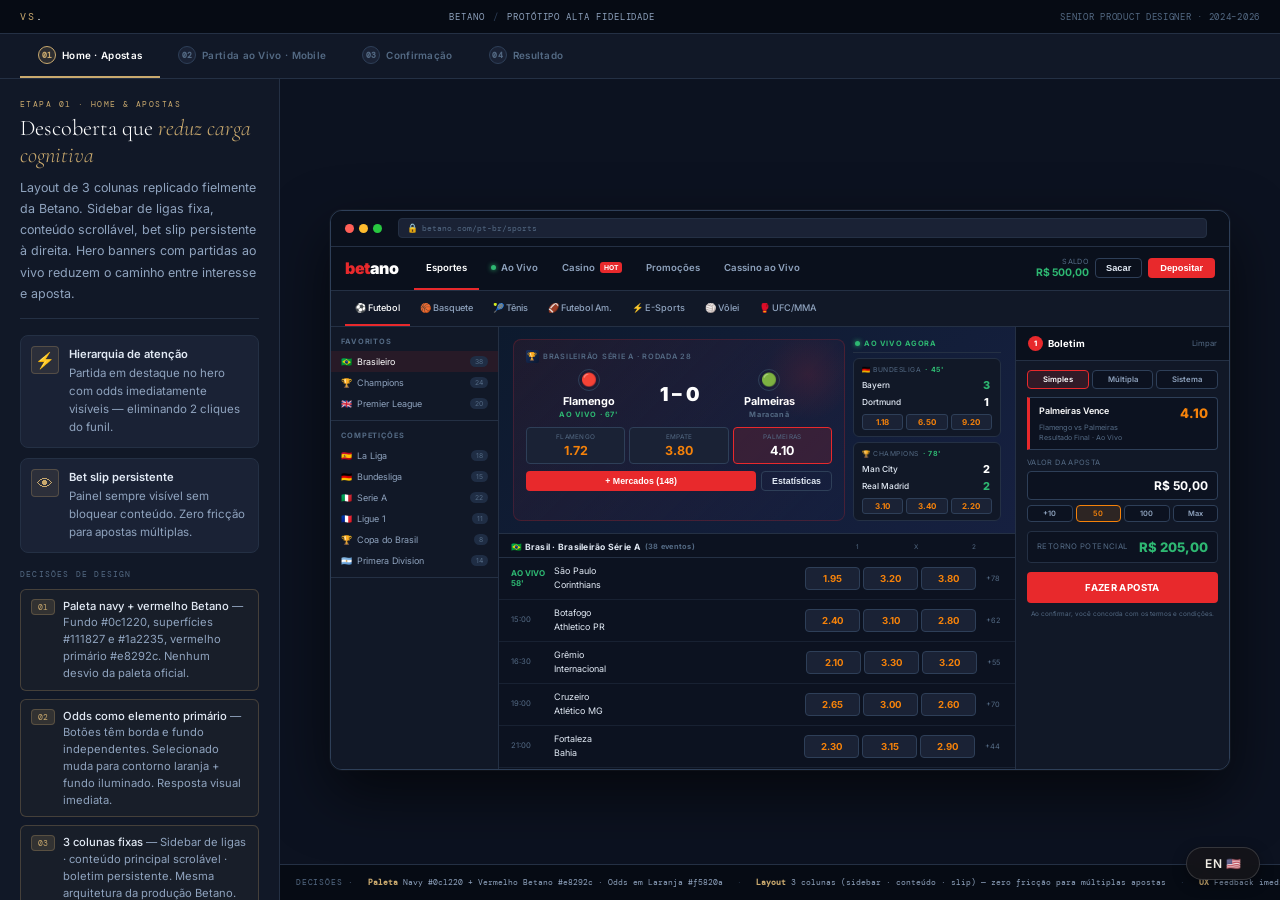
<file: prototipo.html>
<!DOCTYPE html>
<html lang="pt-BR">
<head>
<meta charset="UTF-8"/>
<meta name="viewport" content="width=device-width, initial-scale=1.0"/>
<title>Betano — Protótipo Alta Fidelidade · Verônica Sperança</title>
<link rel="preconnect" href="https://fonts.googleapis.com"/>
<link rel="preconnect" href="https://fonts.gstatic.com" crossorigin/>
<link href="https://fonts.googleapis.com/css2?family=Inter:wght@300;400;500;600;700;800;900&family=Cormorant+Garamond:ital,wght@0,300;0,400;1,300&family=DM+Mono:wght@400;500&display=swap" rel="stylesheet"/>
<style>
*,*::before,*::after{box-sizing:border-box;margin:0;padding:0}
:root{
  --navy:#0c1220;--navy2:#111827;--navy3:#1a2235;--navy4:#1f2d44;
  --border-bt:#243044;--border2:#2e3f58;
  --red:#e8292c;--red2:#c82226;
  --orange:#f5820a;--green:#2eb872;
  --text:#e2eaf5;--text2:#8fa3be;--text3:#546a84;
  --yellow:#f5c842;
  --gold:#c9a96e;--gold-dim:rgba(201,169,110,0.12);--gold-border:rgba(201,169,110,0.25);
  --violet:#6d4fc2;
  --t-ease:0.2s ease;
  --r-sm:4px;--r-md:6px;--r-lg:8px;--r-xl:12px;--r-full:999px;
}

html,body{height:100%;background:var(--navy);color:var(--text);font-family:'Inter',sans-serif;overflow:hidden;}

/* ── Shell ── */
.shell{display:grid;grid-template-rows:auto auto 1fr;height:100vh;overflow:hidden;}

/* ── Portfolio Header ── */
.port-header{
  background:#060b14;
  border-bottom:1px solid var(--border-bt);
  padding:10px 20px;
  display:flex;align-items:center;justify-content:space-between;
  flex-shrink:0;
}
.port-logo{font-family:'DM Mono',monospace;font-size:0.65rem;letter-spacing:0.2em;text-transform:uppercase;color:var(--gold);}
.port-breadcrumb{display:flex;align-items:center;gap:8px;font-family:'DM Mono',monospace;font-size:0.58rem;letter-spacing:0.1em;text-transform:uppercase;color:var(--text3);}
.port-breadcrumb span{color:var(--text2);}
.port-meta{font-family:'DM Mono',monospace;font-size:0.55rem;color:var(--text3);letter-spacing:0.08em;text-transform:uppercase;}

/* ── Prototype Tabs ── */
.proto-tabs{
  background:var(--navy2);
  border-bottom:1px solid var(--border-bt);
  padding:0 20px;
  display:flex;align-items:stretch;gap:0;
  flex-shrink:0;
  overflow-x:auto;scrollbar-width:none;
}
.proto-tabs::-webkit-scrollbar{display:none;}
.proto-tab{
  display:flex;align-items:center;gap:6px;
  padding:0 18px;height:44px;
  font-size:0.62rem;font-weight:600;letter-spacing:0.03em;
  color:var(--text3);cursor:pointer;
  border-bottom:2px solid transparent;
  white-space:nowrap;transition:all 0.15s;flex-shrink:0;
}
.proto-tab:hover{color:var(--text);}
.proto-tab.active{color:#fff;border-bottom-color:var(--gold);}
.proto-tab-num{
  width:18px;height:18px;border-radius:50%;
  background:var(--navy3);border:1px solid var(--border2);
  display:flex;align-items:center;justify-content:center;
  font-family:'DM Mono',monospace;font-size:0.48rem;color:var(--text3);
  flex-shrink:0;
}
.proto-tab.active .proto-tab-num{background:rgba(201,169,110,0.15);border-color:var(--gold);color:var(--gold);}

/* ── Canvas Wrapper ── */
.canvas-wrapper{
  display:grid;
  grid-template-columns:280px 1fr;
  overflow:hidden;
  min-height:0;
}

/* ── Annotation Panel (Left) ── */
.annotation-panel{
  background:var(--navy2);
  border-right:1px solid var(--border-bt);
  overflow-y:auto;scrollbar-width:thin;scrollbar-color:var(--border2) transparent;
  padding:20px;
  display:flex;flex-direction:column;gap:16px;
}
.annotation-panel::-webkit-scrollbar{width:4px;}
.annotation-panel::-webkit-scrollbar-track{background:transparent;}
.annotation-panel::-webkit-scrollbar-thumb{background:var(--border2);border-radius:2px;}

.annotation-header{
  padding-bottom:14px;
  border-bottom:1px solid var(--border-bt);
}
.annotation-step{
  font-family:'DM Mono',monospace;font-size:0.5rem;letter-spacing:0.18em;
  text-transform:uppercase;color:var(--gold);margin-bottom:6px;
}
.annotation-title{
  font-family:'Cormorant Garamond',serif;font-size:1.4rem;font-weight:300;
  color:#fff;line-height:1.2;margin-bottom:8px;
}
.annotation-title em{color:var(--gold);font-style:italic;}
.annotation-desc{font-size:0.78rem;color:var(--text2);line-height:1.7;}

.annotation-principles{display:flex;flex-direction:column;gap:10px;}
.annotation-principle{
  display:flex;gap:10px;align-items:flex-start;
  padding:10px;
  background:var(--navy3);border:1px solid var(--border-bt);border-radius:var(--r-lg);
}
.ann-icon{
  width:28px;height:28px;border-radius:var(--r-sm);
  background:rgba(201,169,110,0.1);border:1px solid var(--gold-border);
  display:flex;align-items:center;justify-content:center;flex-shrink:0;
  color:var(--gold);
}
.ann-text{font-size:0.72rem;color:var(--text2);line-height:1.55;}
.ann-text strong{display:block;font-size:0.7rem;font-weight:600;color:var(--text);margin-bottom:2px;}

.annotation-decisions{display:flex;flex-direction:column;gap:8px;}
.annotation-decision-label{
  font-family:'DM Mono',monospace;font-size:0.5rem;letter-spacing:0.15em;
  text-transform:uppercase;color:var(--text3);margin-bottom:2px;
}
.ann-decision{
  display:flex;gap:8px;align-items:flex-start;
  padding:8px 10px;
  background:rgba(201,169,110,0.04);border:1px solid var(--gold-border);border-radius:var(--r-md);
}
.ann-decision-badge{
  font-family:'DM Mono',monospace;font-size:0.48rem;color:var(--gold);
  background:rgba(201,169,110,0.15);border:1px solid var(--gold-border);
  padding:2px 6px;border-radius:var(--r-sm);flex-shrink:0;margin-top:1px;
}
.ann-decision-text{font-size:0.7rem;color:var(--text2);line-height:1.5;}
.ann-decision-text strong{color:var(--text);font-weight:500;}

/* ── Prototype Canvas ── */
.proto-canvas{
  overflow:auto;background:var(--navy);
  display:flex;align-items:center;justify-content:center;
  padding:24px;min-height:0;
}
.proto-view{display:none;}
.proto-view.active{display:flex;align-items:center;justify-content:center;width:100%;height:100%;}

/* ── Device Frames ── */
.desktop-frame{
  width:100%;max-width:900px;height:560px;
  background:var(--navy2);border:1px solid var(--border2);border-radius:var(--r-xl);
  overflow:hidden;display:flex;flex-direction:column;
  box-shadow:0 0 0 1px rgba(255,255,255,0.03),0 24px 60px rgba(0,0,0,0.6);
}
.desktop-chrome{
  background:#0a101c;height:36px;border-bottom:1px solid var(--border-bt);
  display:flex;align-items:center;padding:0 14px;gap:8px;flex-shrink:0;
}
.chrome-dots{display:flex;gap:5px;}
.chrome-dot{width:9px;height:9px;border-radius:50%;}
.chrome-dot:nth-child(1){background:#ff5f57;}
.chrome-dot:nth-child(2){background:#febc2e;}
.chrome-dot:nth-child(3){background:#28c840;}
.chrome-url{
  flex:1;background:var(--navy3);border:1px solid var(--border-bt);
  border-radius:var(--r-sm);height:20px;display:flex;align-items:center;
  padding:0 8px;margin:0 8px;
  font-size:0.52rem;color:var(--text3);font-family:'DM Mono',monospace;
}
.chrome-url-lock{color:var(--green);margin-right:4px;font-size:0.55rem;}

.phone-frame{
  width:260px;height:520px;flex-shrink:0;
  background:var(--navy);border:8px solid #141e30;border-radius:36px;
  overflow:hidden;display:flex;flex-direction:column;
  box-shadow:0 0 0 1px rgba(255,255,255,0.05),0 24px 60px rgba(0,0,0,0.6),inset 0 0 0 1px rgba(255,255,255,0.04);
  position:relative;
}
.phone-notch{
  position:absolute;top:0;left:50%;transform:translateX(-50%);
  width:90px;height:26px;background:#141e30;border-radius:0 0 16px 16px;
  z-index:10;display:flex;align-items:center;justify-content:center;
}
.phone-cam{width:10px;height:10px;border-radius:50%;background:#0c0f16;border:1px solid #1a2035;}
.phone-content{flex:1;display:flex;flex-direction:column;overflow:hidden;padding-top:26px;}

/* ── Betano UI Components ── */
.bt-topbar{
  background:#0a101c;padding:0 14px;
  display:flex;align-items:center;height:44px;
  border-bottom:1px solid var(--border-bt);flex-shrink:0;gap:0;
}
.bt-logo{font-weight:900;font-size:1rem;color:var(--red);letter-spacing:-0.03em;margin-right:16px;flex-shrink:0;user-select:none;}
.bt-logo span{color:#fff;}
.bt-mainnav{display:flex;align-items:stretch;flex:1;height:100%;}
.bt-nav-item{
  display:flex;align-items:center;gap:5px;padding:0 12px;
  font-size:0.6rem;font-weight:600;color:var(--text2);
  cursor:pointer;border-bottom:2px solid transparent;transition:all 0.15s;white-space:nowrap;
}
.bt-nav-item:hover{color:var(--text);}
.bt-nav-item.active{color:#fff;border-bottom-color:var(--red);}
.bt-live-dot{width:5px;height:5px;border-radius:50%;background:var(--green);box-shadow:0 0 5px var(--green);animation:blink 1.8s infinite;}
@keyframes blink{0%,100%{opacity:1}50%{opacity:0.3}}
.bt-badge{background:var(--red);color:#fff;font-size:0.42rem;font-weight:700;padding:1px 4px;border-radius:3px;}
.bt-nav-actions{display:flex;align-items:center;gap:6px;flex-shrink:0;}
.bt-balance{display:flex;flex-direction:column;align-items:flex-end;}
.bt-balance-label{font-size:0.45rem;color:var(--text3);text-transform:uppercase;letter-spacing:0.05em;}
.bt-balance-val{font-size:0.65rem;font-weight:700;color:var(--green);}
.bt-btn-red{background:var(--red);color:#fff;border:none;border-radius:var(--r-sm);padding:5px 12px;font-size:0.58rem;font-weight:700;cursor:pointer;white-space:nowrap;transition:background 0.15s;}
.bt-btn-red:hover{background:var(--red2);}
.bt-btn-outline{background:transparent;color:var(--text);border:1px solid var(--border2);border-radius:var(--r-sm);padding:4px 10px;font-size:0.58rem;font-weight:600;cursor:pointer;transition:border-color 0.15s;}
.bt-btn-outline:hover{border-color:var(--text2);}

.bt-sporttabs{
  background:var(--navy2);padding:0 14px;
  display:flex;align-items:stretch;height:36px;
  border-bottom:1px solid var(--border-bt);overflow-x:auto;scrollbar-width:none;flex-shrink:0;
}
.bt-sporttabs::-webkit-scrollbar{display:none;}
.bt-sporttab{
  display:flex;align-items:center;gap:4px;padding:0 10px;
  font-size:0.57rem;font-weight:500;color:var(--text2);cursor:pointer;
  border-bottom:2px solid transparent;white-space:nowrap;transition:all 0.15s;
}
.bt-sporttab:hover{color:var(--text);}
.bt-sporttab.active{color:#fff;border-bottom-color:var(--red);}

.bt-body{display:flex;flex:1;overflow:hidden;min-height:0;}

.bt-sidebar{
  width:168px;background:var(--navy2);
  border-right:1px solid var(--border-bt);
  overflow-y:auto;scrollbar-width:none;flex-shrink:0;
}
.bt-sidebar::-webkit-scrollbar{display:none;}
.bt-sidebar-section{padding:6px 0;border-bottom:1px solid var(--border-bt);}
.bt-sidebar-heading{padding:4px 10px 5px;font-size:0.46rem;font-weight:700;letter-spacing:0.12em;text-transform:uppercase;color:var(--text3);}
.bt-sidebar-item{
  display:flex;align-items:center;justify-content:space-between;
  padding:5px 10px;font-size:0.56rem;color:var(--text2);
  cursor:pointer;transition:background 0.12s;gap:5px;
}
.bt-sidebar-item:hover{background:rgba(255,255,255,0.04);color:var(--text);}
.bt-sidebar-item.active{background:rgba(232,41,44,0.1);color:#fff;}
.bt-sidebar-left{display:flex;align-items:center;gap:5px;}
.bt-count{background:var(--navy4);color:var(--text3);font-size:0.42rem;padding:1px 5px;border-radius:10px;}

.bt-main{flex:1;overflow-y:auto;scrollbar-width:none;background:var(--navy);}
.bt-main::-webkit-scrollbar{display:none;}

/* Hero Banner */
.bt-hero-banner{
  background:linear-gradient(135deg,#0d1a2e 0%,#162040 100%);
  padding:12px 14px;display:flex;gap:8px;border-bottom:1px solid var(--border-bt);
}
.bt-hero-match{
  flex:1;background:linear-gradient(135deg,rgba(232,41,44,0.08),rgba(22,32,64,0.6));
  border:1px solid rgba(232,41,44,0.2);border-radius:var(--r-lg);padding:10px 12px;
  position:relative;overflow:hidden;
}
.bt-hero-match::after{content:'';position:absolute;right:-10px;top:-10px;width:90px;height:90px;background:radial-gradient(circle,rgba(232,41,44,0.12),transparent 70%);}
.bt-hero-league{display:flex;align-items:center;gap:4px;font-size:0.46rem;font-weight:600;color:var(--text3);letter-spacing:0.1em;text-transform:uppercase;margin-bottom:6px;}
.bt-hero-league-icon{width:13px;height:13px;border-radius:2px;background:linear-gradient(135deg,#1a3060,#0a1830);display:flex;align-items:center;justify-content:center;font-size:0.5rem;}
.bt-hero-teams{display:flex;align-items:center;gap:8px;margin-bottom:8px;}
.bt-hero-team{flex:1;text-align:center;}
.bt-hero-team-badge{width:22px;height:22px;border-radius:50%;margin:0 auto 3px;border:1px solid var(--border2);display:flex;align-items:center;justify-content:center;font-size:0.8rem;}
.bt-hero-team-name{font-size:0.68rem;font-weight:700;color:#fff;}
.bt-hero-vs{font-size:0.56rem;color:var(--text3);font-weight:600;}
.bt-hero-time{font-size:0.46rem;font-weight:700;color:var(--green);letter-spacing:0.08em;margin-top:2px;}
.bt-hero-odds-row{display:flex;gap:4px;margin-bottom:7px;}
.bt-hero-odd-btn{flex:1;background:var(--navy3);border:1px solid var(--border2);border-radius:var(--r-sm);padding:5px 4px;text-align:center;cursor:pointer;transition:all 0.15s;}
.bt-hero-odd-btn:hover{background:var(--navy4);border-color:rgba(232,41,44,0.4);}
.bt-hero-odd-btn.sel{background:rgba(232,41,44,0.15);border-color:var(--red);}
.bt-hero-odd-label{font-size:0.4rem;color:var(--text3);text-transform:uppercase;letter-spacing:0.05em;margin-bottom:2px;}
.bt-hero-odd-val{font-size:0.78rem;font-weight:700;color:var(--orange);}
.bt-hero-odd-btn.sel .bt-hero-odd-val{color:#fff;}
.bt-hero-side{width:148px;display:flex;flex-direction:column;gap:5px;flex-shrink:0;}
.bt-live-header{display:flex;align-items:center;gap:4px;font-size:0.46rem;font-weight:700;color:var(--green);letter-spacing:0.08em;text-transform:uppercase;padding:0 2px 4px;border-bottom:1px solid var(--border-bt);}
.bt-live-card{background:var(--navy2);border:1px solid var(--border-bt);border-radius:var(--r-md);padding:6px 8px;cursor:pointer;transition:border-color 0.15s;}
.bt-live-card:hover{border-color:var(--border2);}
.bt-live-card-league{font-size:0.42rem;color:var(--text3);letter-spacing:0.08em;text-transform:uppercase;margin-bottom:4px;display:flex;align-items:center;gap:4px;}
.bt-live-min{color:var(--green);font-weight:700;font-size:0.44rem;}
.bt-live-teams-row{display:flex;flex-direction:column;gap:3px;margin-bottom:5px;}
.bt-live-team-row{display:flex;justify-content:space-between;align-items:center;font-size:0.52rem;font-weight:500;color:var(--text);}
.bt-live-score{font-weight:800;font-size:0.68rem;color:#fff;min-width:12px;text-align:center;}
.bt-live-score.winning{color:var(--green);}
.bt-live-odds-row{display:flex;gap:3px;}
.bt-mini-odd{flex:1;background:var(--navy3);border:1px solid var(--border2);border-radius:3px;padding:2px 4px;text-align:center;font-size:0.5rem;font-weight:700;color:var(--orange);cursor:pointer;transition:background 0.12s;}
.bt-mini-odd:hover{background:rgba(245,130,10,0.15);border-color:rgba(245,130,10,0.5);}

/* Event rows */
.bt-events-header{display:flex;align-items:center;justify-content:space-between;padding:8px 12px 5px;border-bottom:1px solid var(--border-bt);}
.bt-events-title{display:flex;align-items:center;gap:5px;font-size:0.54rem;font-weight:700;color:var(--text);letter-spacing:0.03em;}
.bt-events-count{font-size:0.46rem;color:var(--text3);}
.bt-mkt-labels{display:flex;gap:0;}
.bt-mkt-label{width:58px;text-align:center;font-size:0.4rem;color:var(--text3);letter-spacing:0.05em;text-transform:uppercase;}
.bt-event{display:flex;align-items:center;padding:0 12px;border-bottom:1px solid rgba(36,48,68,0.5);min-height:42px;cursor:pointer;transition:background 0.12s;gap:7px;}
.bt-event:hover{background:rgba(255,255,255,0.02);}
.bt-event-time-col{width:36px;flex-shrink:0;}
.bt-event-time{font-size:0.48rem;color:var(--text3);line-height:1.3;}
.bt-event-time.live{color:var(--green);font-weight:700;font-size:0.5rem;}
.bt-event-score{font-size:0.58rem;font-weight:800;color:#fff;}
.bt-event-teams{flex:1;min-width:0;}
.bt-event-team{font-size:0.56rem;color:var(--text);white-space:nowrap;overflow:hidden;text-overflow:ellipsis;line-height:1.55;}
.bt-event-team.winning{color:#fff;font-weight:600;}
.bt-event-odds{display:flex;gap:3px;flex-shrink:0;}
.bt-event-odd{
  width:55px;background:var(--navy3);border:1px solid var(--border2);border-radius:var(--r-sm);
  padding:5px 4px;text-align:center;font-size:0.6rem;font-weight:700;color:var(--orange);
  cursor:pointer;transition:all 0.12s;
}
.bt-event-odd:hover{background:rgba(245,130,10,0.12);border-color:rgba(245,130,10,0.5);}
.bt-event-odd.selected{background:rgba(245,130,10,0.2);border-color:var(--orange);color:#fff;}
.bt-event-odd.dash{color:var(--text3);font-size:0.46rem;}
.bt-event-more{font-size:0.46rem;color:var(--text3);white-space:nowrap;padding:0 3px;cursor:pointer;}
.bt-event-more:hover{color:var(--text);}

/* Bet Slip */
.bt-slip-panel{
  width:214px;background:var(--navy2);border-left:1px solid var(--border-bt);
  flex-shrink:0;display:flex;flex-direction:column;overflow:hidden;
}
.bt-slip-header{
  background:#0a101c;padding:9px 12px;border-bottom:1px solid var(--border-bt);
  display:flex;align-items:center;justify-content:space-between;
}
.bt-slip-title{font-size:0.6rem;font-weight:700;color:#fff;display:flex;align-items:center;gap:5px;}
.bt-slip-counter{background:var(--red);color:#fff;font-size:0.46rem;font-weight:800;width:15px;height:15px;border-radius:50%;display:flex;align-items:center;justify-content:center;}
.bt-slip-clear{font-size:0.48rem;color:var(--text3);cursor:pointer;transition:color 0.12s;}
.bt-slip-clear:hover{color:var(--text2);}
.bt-slip-body{flex:1;overflow-y:auto;padding:9px 11px;scrollbar-width:none;}
.bt-slip-body::-webkit-scrollbar{display:none;}
.bt-slip-type-row{display:flex;gap:3px;margin-bottom:8px;}
.bt-slip-type-btn{
  flex:1;padding:4px;border-radius:var(--r-sm);font-size:0.48rem;font-weight:600;
  text-align:center;cursor:pointer;background:var(--navy);border:1px solid var(--border2);
  color:var(--text2);transition:all 0.12s;
}
.bt-slip-type-btn.active{background:rgba(232,41,44,0.15);border-color:var(--red);color:#fff;}
.bt-slip-sel{
  background:var(--navy);border:1px solid var(--border2);border-left:3px solid var(--red);
  border-radius:0 var(--r-sm) var(--r-sm) 0;padding:7px 9px;margin-bottom:8px;
}
.bt-slip-sel-top{display:flex;justify-content:space-between;align-items:flex-start;margin-bottom:2px;}
.bt-slip-sel-name{font-size:0.56rem;font-weight:600;color:#fff;flex:1;padding-right:5px;}
.bt-slip-sel-odd{font-size:0.82rem;font-weight:800;color:var(--orange);}
.bt-slip-sel-match{font-size:0.46rem;color:var(--text3);}
.bt-slip-sel-mkt{font-size:0.44rem;color:var(--text3);margin-top:1px;}
.bt-slip-stake-label{font-size:0.46rem;color:var(--text3);letter-spacing:0.05em;text-transform:uppercase;margin-bottom:4px;}
.bt-slip-stake-input{width:100%;background:var(--navy);border:1px solid var(--border2);border-radius:var(--r-sm);padding:6px 9px;font-size:0.75rem;font-weight:700;color:#fff;text-align:right;box-sizing:border-box;margin-bottom:5px;font-family:'Inter',sans-serif;}
.bt-slip-stake-input:focus{outline:none;border-color:var(--red);}
.bt-slip-presets{display:flex;gap:3px;margin-bottom:9px;}
.bt-slip-preset{
  flex:1;background:var(--navy);border:1px solid var(--border2);border-radius:var(--r-sm);
  padding:3px 2px;text-align:center;font-size:0.46rem;font-weight:600;color:var(--text2);
  cursor:pointer;transition:all 0.12s;
}
.bt-slip-preset:hover{border-color:var(--text2);color:#fff;}
.bt-slip-preset.active{background:rgba(245,130,10,0.12);border-color:var(--orange);color:var(--orange);}
.bt-slip-return{
  background:var(--navy);border:1px solid var(--border-bt);border-radius:var(--r-sm);
  padding:7px 9px;display:flex;justify-content:space-between;align-items:center;margin-bottom:9px;
}
.bt-slip-return-label{font-size:0.48rem;color:var(--text3);text-transform:uppercase;letter-spacing:0.05em;}
.bt-slip-return-val{font-size:0.82rem;font-weight:800;color:var(--green);}
.bt-slip-confirm{
  width:100%;background:var(--red);border:none;border-radius:var(--r-sm);
  padding:10px;font-size:0.6rem;font-weight:700;color:#fff;letter-spacing:0.04em;
  text-transform:uppercase;cursor:pointer;transition:background 0.15s;font-family:'Inter',sans-serif;
}
.bt-slip-confirm:hover{background:var(--red2);}
.bt-slip-terms{font-size:0.4rem;color:var(--text3);text-align:center;margin-top:7px;line-height:1.5;}

/* ── Screen 2: Mobile Match ── */
.bt-mobile{height:100%;background:var(--navy);display:flex;flex-direction:column;overflow:hidden;font-family:'Inter',sans-serif;}
.bt-mobile-status{display:flex;justify-content:space-between;padding:5px 12px 3px;font-size:0.48rem;font-weight:600;color:var(--text);flex-shrink:0;}
.bt-mobile-topbar{background:#0a101c;padding:5px 11px;display:flex;align-items:center;justify-content:space-between;border-bottom:1px solid var(--border-bt);flex-shrink:0;gap:7px;}
.bt-mobile-logo{font-weight:900;font-size:0.9rem;color:var(--red);letter-spacing:-0.03em;}
.bt-mobile-logo span{color:#fff;}
.bt-icon-btn{width:24px;height:24px;background:var(--navy3);border:1px solid var(--border-bt);border-radius:var(--r-sm);display:flex;align-items:center;justify-content:center;cursor:pointer;flex-shrink:0;}
.bt-icon-btn svg{width:11px;height:11px;stroke:var(--text2);}
.bt-icon-btn:hover{border-color:var(--border2);}
.bt-mobile-sport-strip{background:var(--navy2);display:flex;border-bottom:1px solid var(--border-bt);overflow-x:auto;scrollbar-width:none;flex-shrink:0;}
.bt-mobile-sport-strip::-webkit-scrollbar{display:none;}
.bt-mobile-sport-tab{display:flex;flex-direction:column;align-items:center;padding:5px 9px;gap:2px;border-bottom:2px solid transparent;font-size:0.4rem;color:var(--text2);cursor:pointer;white-space:nowrap;}
.bt-mobile-sport-tab.active{border-bottom-color:var(--red);color:#fff;}
.bt-mobile-sport-tab svg{width:14px;height:14px;}
.bt-mobile-match-header{background:linear-gradient(160deg,#111d32 0%,#0d1525 100%);padding:9px 11px;border-bottom:1px solid var(--border-bt);flex-shrink:0;}
.bt-mobile-league{display:flex;align-items:center;gap:4px;font-size:0.42rem;font-weight:600;color:var(--text3);letter-spacing:0.1em;text-transform:uppercase;margin-bottom:7px;}
.bt-mobile-score-row{display:flex;align-items:center;justify-content:center;gap:10px;}
.bt-mobile-team-block{flex:1;text-align:center;}
.bt-mobile-team-badge{font-size:1.2rem;margin-bottom:2px;}
.bt-mobile-team-name{font-size:0.57rem;font-weight:700;color:#fff;}
.bt-mobile-scoreboard{display:flex;align-items:center;gap:4px;}
.bt-mobile-score-num{font-size:1.5rem;font-weight:900;color:#fff;line-height:1;min-width:18px;text-align:center;}
.bt-mobile-score-sep{font-size:0.95rem;color:var(--text3);font-weight:300;}
.bt-mobile-live-badge{display:flex;align-items:center;gap:4px;font-size:0.48rem;font-weight:700;color:var(--green);justify-content:center;margin-top:5px;}
.bt-mobile-content{flex:1;overflow-y:auto;scrollbar-width:none;}
.bt-mobile-content::-webkit-scrollbar{display:none;}
.bt-market-section{border-bottom:1px solid var(--border-bt);}
.bt-market-header{display:flex;align-items:center;justify-content:space-between;padding:7px 11px;cursor:pointer;background:var(--navy2);}
.bt-market-name{font-size:0.56rem;font-weight:600;color:var(--text);}
.bt-market-odds-grid{display:grid;grid-template-columns:repeat(3,1fr);gap:4px;padding:7px 9px;background:var(--navy);}
.bt-market-odd{background:var(--navy3);border:1px solid var(--border2);border-radius:var(--r-sm);padding:6px 5px;text-align:center;cursor:pointer;transition:all 0.12s;}
.bt-market-odd:hover{border-color:rgba(245,130,10,0.4);background:rgba(245,130,10,0.06);}
.bt-market-odd.selected{background:rgba(245,130,10,0.18);border-color:var(--orange);}
.bt-market-odd-label{font-size:0.4rem;color:var(--text3);text-transform:uppercase;letter-spacing:0.05em;margin-bottom:3px;}
.bt-market-odd-val{font-size:0.78rem;font-weight:800;color:var(--orange);}
.bt-market-odd.selected .bt-market-odd-val{color:#fff;}
.bt-mobile-slip-bar{background:var(--navy2);border-top:2px solid var(--red);padding:9px 11px;display:flex;align-items:center;gap:9px;flex-shrink:0;}
.bt-slip-bar-info{flex:1;}
.bt-slip-bar-count{font-size:0.46rem;color:var(--text3);letter-spacing:0.05em;text-transform:uppercase;display:flex;align-items:center;gap:4px;}
.bt-slip-bar-badge{background:var(--red);color:#fff;font-size:0.43rem;font-weight:800;width:13px;height:13px;border-radius:50%;display:flex;align-items:center;justify-content:center;}
.bt-slip-bar-return{font-size:0.6rem;font-weight:700;color:var(--green);}
.bt-slip-bar-open{background:var(--red);color:#fff;border:none;border-radius:var(--r-sm);padding:7px 14px;font-size:0.58rem;font-weight:700;letter-spacing:0.03em;cursor:pointer;font-family:'Inter',sans-serif;}
.bt-bottom-nav{display:flex;background:#0a101c;border-top:1px solid var(--border-bt);flex-shrink:0;}
.bt-bottom-nav-item{flex:1;display:flex;flex-direction:column;align-items:center;padding:6px 4px 5px;gap:3px;cursor:pointer;border-top:2px solid transparent;}
.bt-bottom-nav-item.active{border-top-color:var(--red);}
.bt-bottom-nav-item svg{width:17px;height:17px;stroke:var(--text3);}
.bt-bottom-nav-item.active svg{stroke:var(--red);}
.bt-bottom-nav-label{font-size:0.4rem;font-weight:600;color:var(--text3);letter-spacing:0.03em;}
.bt-bottom-nav-item.active .bt-bottom-nav-label{color:var(--red);}

/* ── Screen 3: Result ── */
.bt-result-header{background:linear-gradient(160deg,#0e1c30 0%,#0c1525 100%);padding:14px 12px;text-align:center;border-bottom:1px solid var(--border-bt);flex-shrink:0;}
.bt-result-trophy{font-size:1.9rem;margin-bottom:3px;display:block;}
.bt-result-title{font-size:0.48rem;font-weight:700;letter-spacing:0.14em;text-transform:uppercase;color:var(--green);margin-bottom:4px;}
.bt-result-amount{font-size:1.75rem;font-weight:900;color:#fff;letter-spacing:-0.02em;}
.bt-result-amount span{color:var(--green);}
.bt-result-sub{font-size:0.46rem;color:var(--text3);margin-top:3px;}
.bt-result-receipt{background:var(--navy2);border-radius:var(--r-lg);margin:9px 11px;padding:9px 11px;border:1px solid var(--border-bt);}
.bt-receipt-row{display:flex;justify-content:space-between;align-items:center;padding:4px 0;border-bottom:1px solid rgba(36,48,68,0.5);}
.bt-receipt-row:last-child{border-bottom:none;}
.bt-receipt-key{font-size:0.48rem;color:var(--text3);letter-spacing:0.03em;}
.bt-receipt-val{font-size:0.53rem;font-weight:600;color:var(--text);}
.bt-receipt-val.green{color:var(--green);}
.bt-receipt-val.orange{color:var(--orange);}
.bt-result-stats-grid{display:grid;grid-template-columns:1fr 1fr;gap:5px;padding:0 11px 9px;}
.bt-result-stat{background:var(--navy2);border:1px solid var(--border-bt);border-radius:var(--r-md);padding:7px;text-align:center;}
.bt-result-stat-val{font-size:0.9rem;font-weight:800;color:var(--orange);}
.bt-result-stat-label{font-size:0.4rem;color:var(--text3);text-transform:uppercase;letter-spacing:0.07em;margin-top:2px;}
.bt-result-next{padding:0 11px 9px;flex:1;overflow:hidden;}
.bt-result-next-title{font-size:0.46rem;font-weight:700;color:var(--text3);text-transform:uppercase;letter-spacing:0.1em;margin-bottom:6px;}
.bt-next-card{background:var(--navy2);border:1px solid var(--border-bt);border-radius:var(--r-md);padding:7px 9px;margin-bottom:5px;cursor:pointer;transition:border-color 0.15s;display:flex;align-items:center;gap:7px;}
.bt-next-card:hover{border-color:var(--border2);}
.bt-next-card-main{flex:1;}
.bt-next-card-league{font-size:0.4rem;color:var(--text3);letter-spacing:0.07em;text-transform:uppercase;margin-bottom:2px;}
.bt-next-card-teams{font-size:0.56rem;font-weight:600;color:var(--text);}
.bt-next-card-odds{display:flex;gap:3px;}
.bt-next-odd{background:var(--navy3);border:1px solid var(--border2);border-radius:3px;padding:3px 5px;font-size:0.52rem;font-weight:700;color:var(--orange);cursor:pointer;transition:all 0.12s;}
.bt-next-odd:hover{background:rgba(245,130,10,0.12);border-color:rgba(245,130,10,0.5);}
.bt-result-actions{padding:0 11px 9px;display:flex;gap:5px;}
.bt-result-btn-primary{flex:1;background:var(--red);border:none;border-radius:var(--r-sm);padding:9px;font-size:0.56rem;font-weight:700;color:#fff;cursor:pointer;font-family:'Inter',sans-serif;}
.bt-result-btn-secondary{flex:1;background:transparent;border:1px solid var(--border2);border-radius:var(--r-sm);padding:9px;font-size:0.56rem;font-weight:600;color:var(--text2);cursor:pointer;font-family:'Inter',sans-serif;}

/* ── Confirmation Screen ── */
.bt-confirm-screen{padding:12px 11px;display:flex;flex-direction:column;gap:8px;overflow-y:auto;scrollbar-width:none;}
.bt-confirm-screen::-webkit-scrollbar{display:none;}
.bt-confirm-title{font-size:0.58rem;font-weight:700;color:#fff;margin-bottom:2px;}
.bt-confirm-card{background:var(--navy2);border:1px solid var(--border2);border-radius:var(--r-lg);padding:11px;border-top:3px solid var(--red);}
.bt-confirm-row{display:flex;justify-content:space-between;align-items:center;padding:4px 0;border-bottom:1px solid rgba(36,48,68,0.5);}
.bt-confirm-row:last-child{border-bottom:none;padding-bottom:0;}
.bt-confirm-key{font-size:0.5rem;color:var(--text3);}
.bt-confirm-val{font-size:0.54rem;font-weight:600;color:var(--text);}
.bt-confirm-val.orange{color:var(--orange);}
.bt-confirm-val.green{color:var(--green);}
.bt-confirm-total{font-size:0.72rem;font-weight:800;color:#fff;}
.bt-confirm-cta{background:var(--red);border:none;border-radius:var(--r-full);padding:11px;font-size:0.62rem;font-weight:700;color:#fff;letter-spacing:0.04em;text-transform:uppercase;cursor:pointer;width:100%;font-family:'Inter',sans-serif;transition:background 0.15s;}
.bt-confirm-cta:hover{background:var(--red2);}
.bt-confirm-cta:active{transform:scale(0.98);}
.bt-confirm-edit{background:transparent;border:1px solid var(--border2);border-radius:var(--r-full);padding:8px;font-size:0.56rem;font-weight:600;color:var(--text2);cursor:pointer;width:100%;font-family:'Inter',sans-serif;transition:border-color 0.15s;}
.bt-confirm-edit:hover{border-color:var(--text2);color:var(--text);}
.bt-safe-badge{display:flex;align-items:center;gap:6px;padding:7px 10px;background:rgba(46,184,114,0.06);border:1px solid rgba(46,184,114,0.15);border-radius:var(--r-md);}
.bt-safe-icon{font-size:0.7rem;}
.bt-safe-text{font-size:0.46rem;color:var(--text3);line-height:1.4;}
.bt-safe-text strong{color:var(--green);display:block;font-size:0.5rem;}

/* ── Tabs navigation (prototype selector) ── */
@keyframes sel-flash{0%{background:rgba(245,130,10,0.25)}100%{background:rgba(245,130,10,0.18)}}
.flash{animation:sel-flash 0.3s ease;}

/* ── Design Decisions tooltip ── */
.decisions-bar{
  position:fixed;bottom:0;left:280px;right:0;height:36px;
  background:#060b14;border-top:1px solid var(--border-bt);
  display:flex;align-items:center;padding:0 16px;gap:14px;
  font-family:'DM Mono',monospace;font-size:0.52rem;overflow:hidden;
  z-index:100;
}
.decisions-label{color:var(--text3);letter-spacing:0.1em;text-transform:uppercase;flex-shrink:0;}
.decisions-item{color:var(--text2);white-space:nowrap;}
.decisions-item strong{color:var(--gold);}
.decisions-sep{color:var(--border2);flex-shrink:0;}
</style>
</head>
<body>

<style>
.lang-toggle{position:fixed;bottom:20px;right:20px;z-index:99999;background:rgba(20,20,25,0.9);backdrop-filter:blur(6px);color:#F0EDE6;padding:8px 18px;border-radius:999px;font-family:'Inter',sans-serif;font-size:12px;font-weight:600;letter-spacing:.04em;text-decoration:none;border:1px solid rgba(255,255,255,0.15);box-shadow:0 4px 14px rgba(0,0,0,0.35);transition:background .2s ease,transform .2s ease;}
.lang-toggle:hover{background:rgba(201,169,110,0.9);color:#111;transform:translateY(-1px);}
@media (max-width:640px){.lang-toggle{bottom:16px;right:16px;padding:7px 14px;font-size:11px;}}
</style>

<a href="en/prototipo.html" class="lang-toggle" aria-label="Switch to English version">EN 🇺🇸</a>

<div class="shell">

  <!-- Portfolio Header -->
  <div class="port-header">
    <div class="port-logo">VS<span style="color:#fff;">.</span></div>
    <div class="port-breadcrumb">
      <span>Betano</span>
      <span style="color:var(--border2);">/</span>
      <span>Protótipo Alta Fidelidade</span>
    </div>
    <div class="port-meta">Senior Product Designer · 2024–2026</div>
  </div>

  <!-- Prototype Tabs -->
  <div class="proto-tabs" role="tablist" aria-label="Telas do protótipo">
    <div class="proto-tab active" role="tab" aria-selected="true" data-view="home" tabindex="0">
      <div class="proto-tab-num">01</div> Home · Apostas
    </div>
    <div class="proto-tab" role="tab" aria-selected="false" data-view="match" tabindex="-1">
      <div class="proto-tab-num">02</div> Partida ao Vivo · Mobile
    </div>
    <div class="proto-tab" role="tab" aria-selected="false" data-view="confirm" tabindex="-1">
      <div class="proto-tab-num">03</div> Confirmação
    </div>
    <div class="proto-tab" role="tab" aria-selected="false" data-view="result" tabindex="-1">
      <div class="proto-tab-num">04</div> Resultado
    </div>
  </div>

  <!-- Canvas Wrapper -->
  <div class="canvas-wrapper">

    <!-- Annotation Panel -->
    <div class="annotation-panel" id="annotationPanel">
      <!-- content injected by JS -->
    </div>

    <!-- Prototype Canvas -->
    <div class="proto-canvas">

      <!-- VIEW 01: Home Desktop -->
      <div class="proto-view active" id="view-home">
        <div class="desktop-frame">
          <div class="desktop-chrome">
            <div class="chrome-dots">
              <div class="chrome-dot"></div>
              <div class="chrome-dot"></div>
              <div class="chrome-dot"></div>
            </div>
            <div class="chrome-url"><span class="chrome-url-lock">🔒</span>betano.com/pt-br/sports</div>
          </div>
          <!-- Betano UI -->
          <div style="display:flex;flex-direction:column;flex:1;overflow:hidden;">
            <!-- Top nav -->
            <div class="bt-topbar">
              <div class="bt-logo">bet<span>ano</span></div>
              <div class="bt-mainnav">
                <div class="bt-nav-item active">Esportes</div>
                <div class="bt-nav-item">
                  <span class="bt-live-dot"></span> Ao Vivo
                </div>
                <div class="bt-nav-item">Casino <span class="bt-badge">HOT</span></div>
                <div class="bt-nav-item">Promoções</div>
                <div class="bt-nav-item">Cassino ao Vivo</div>
              </div>
              <div class="bt-nav-actions">
                <div class="bt-balance">
                  <span class="bt-balance-label">Saldo</span>
                  <span class="bt-balance-val">R$ 500,00</span>
                </div>
                <button class="bt-btn-outline">Sacar</button>
                <button class="bt-btn-red">Depositar</button>
              </div>
            </div>
            <!-- Sport tabs -->
            <div class="bt-sporttabs">
              <div class="bt-sporttab active">⚽ Futebol</div>
              <div class="bt-sporttab">🏀 Basquete</div>
              <div class="bt-sporttab">🎾 Tênis</div>
              <div class="bt-sporttab">🏈 Futebol Am.</div>
              <div class="bt-sporttab">⚡ E-Sports</div>
              <div class="bt-sporttab">🏐 Vôlei</div>
              <div class="bt-sporttab">🥊 UFC/MMA</div>
            </div>
            <!-- Body -->
            <div class="bt-body">
              <!-- Sidebar -->
              <div class="bt-sidebar">
                <div class="bt-sidebar-section">
                  <div class="bt-sidebar-heading">Favoritos</div>
                  <div class="bt-sidebar-item active">
                    <div class="bt-sidebar-left"><span>🇧🇷</span> Brasileiro</div>
                    <span class="bt-count">38</span>
                  </div>
                  <div class="bt-sidebar-item">
                    <div class="bt-sidebar-left"><span>🏆</span> Champions</div>
                    <span class="bt-count">24</span>
                  </div>
                  <div class="bt-sidebar-item">
                    <div class="bt-sidebar-left"><span>🇬🇧</span> Premier League</div>
                    <span class="bt-count">20</span>
                  </div>
                </div>
                <div class="bt-sidebar-section">
                  <div class="bt-sidebar-heading">Competições</div>
                  <div class="bt-sidebar-item">
                    <div class="bt-sidebar-left"><span>🇪🇸</span> La Liga</div>
                    <span class="bt-count">18</span>
                  </div>
                  <div class="bt-sidebar-item">
                    <div class="bt-sidebar-left"><span>🇩🇪</span> Bundesliga</div>
                    <span class="bt-count">15</span>
                  </div>
                  <div class="bt-sidebar-item">
                    <div class="bt-sidebar-left"><span>🇮🇹</span> Serie A</div>
                    <span class="bt-count">22</span>
                  </div>
                  <div class="bt-sidebar-item">
                    <div class="bt-sidebar-left"><span>🇫🇷</span> Ligue 1</div>
                    <span class="bt-count">11</span>
                  </div>
                  <div class="bt-sidebar-item">
                    <div class="bt-sidebar-left"><span>🏆</span> Copa do Brasil</div>
                    <span class="bt-count">8</span>
                  </div>
                  <div class="bt-sidebar-item">
                    <div class="bt-sidebar-left"><span>🇦🇷</span> Primera Division</div>
                    <span class="bt-count">14</span>
                  </div>
                </div>
              </div>
              <!-- Main -->
              <div class="bt-main">
                <!-- Hero banner -->
                <div class="bt-hero-banner">
                  <div class="bt-hero-match">
                    <div class="bt-hero-league">
                      <div class="bt-hero-league-icon">🏆</div>
                      Brasileirão Série A · Rodada 28
                    </div>
                    <div class="bt-hero-teams">
                      <div class="bt-hero-team">
                        <div class="bt-hero-team-badge">🔴</div>
                        <div class="bt-hero-team-name">Flamengo</div>
                        <div class="bt-hero-time">AO VIVO · 67'</div>
                      </div>
                      <div style="text-align:center;">
                        <div class="bt-hero-vs" style="font-size:1.2rem;font-weight:900;color:#fff;">1 – 0</div>
                      </div>
                      <div class="bt-hero-team">
                        <div class="bt-hero-team-badge">🟢</div>
                        <div class="bt-hero-team-name">Palmeiras</div>
                        <div class="bt-hero-time" style="color:var(--text3);">Maracanã</div>
                      </div>
                    </div>
                    <div class="bt-hero-odds-row" id="hero-odds">
                      <div class="bt-hero-odd-btn" onclick="selectHeroOdd(this)">
                        <div class="bt-hero-odd-label">Flamengo</div>
                        <div class="bt-hero-odd-val">1.72</div>
                      </div>
                      <div class="bt-hero-odd-btn" onclick="selectHeroOdd(this)">
                        <div class="bt-hero-odd-label">Empate</div>
                        <div class="bt-hero-odd-val">3.80</div>
                      </div>
                      <div class="bt-hero-odd-btn sel" onclick="selectHeroOdd(this)">
                        <div class="bt-hero-odd-label">Palmeiras</div>
                        <div class="bt-hero-odd-val">4.10</div>
                      </div>
                    </div>
                    <div style="display:flex;gap:5px;">
                      <button class="bt-btn-red" style="flex:1;font-size:0.55rem;">+ Mercados (148)</button>
                      <button class="bt-btn-outline" style="font-size:0.55rem;">Estatísticas</button>
                    </div>
                  </div>
                  <!-- Live side -->
                  <div class="bt-hero-side">
                    <div class="bt-live-header"><span class="bt-live-dot"></span> Ao Vivo Agora</div>
                    <div class="bt-live-card">
                      <div class="bt-live-card-league">🇩🇪 Bundesliga <span class="bt-live-min">· 45'</span></div>
                      <div class="bt-live-teams-row">
                        <div class="bt-live-team-row"><span>Bayern</span><span class="bt-live-score winning">3</span></div>
                        <div class="bt-live-team-row"><span>Dortmund</span><span class="bt-live-score">1</span></div>
                      </div>
                      <div class="bt-live-odds-row">
                        <div class="bt-mini-odd">1.18</div>
                        <div class="bt-mini-odd">6.50</div>
                        <div class="bt-mini-odd">9.20</div>
                      </div>
                    </div>
                    <div class="bt-live-card">
                      <div class="bt-live-card-league">🏆 Champions <span class="bt-live-min">· 78'</span></div>
                      <div class="bt-live-teams-row">
                        <div class="bt-live-team-row"><span>Man City</span><span class="bt-live-score">2</span></div>
                        <div class="bt-live-team-row"><span>Real Madrid</span><span class="bt-live-score winning">2</span></div>
                      </div>
                      <div class="bt-live-odds-row">
                        <div class="bt-mini-odd">3.10</div>
                        <div class="bt-mini-odd">3.40</div>
                        <div class="bt-mini-odd">2.20</div>
                      </div>
                    </div>
                  </div>
                </div>
                <!-- Events list -->
                <div class="bt-events-header">
                  <div class="bt-events-title">
                    🇧🇷 Brasil · Brasileirão Série A <span class="bt-events-count">(38 eventos)</span>
                  </div>
                  <div class="bt-mkt-labels">
                    <div class="bt-mkt-label">1</div>
                    <div class="bt-mkt-label">X</div>
                    <div class="bt-mkt-label">2</div>
                  </div>
                </div>
                <div id="event-list">
                  <!-- Events injected by JS -->
                </div>
              </div>
              <!-- Bet Slip -->
              <div class="bt-slip-panel">
                <div class="bt-slip-header">
                  <div class="bt-slip-title">
                    <div class="bt-slip-counter" id="slip-counter">1</div>
                    Boletim
                  </div>
                  <div class="bt-slip-clear" onclick="clearSlip()">Limpar</div>
                </div>
                <div class="bt-slip-body">
                  <div class="bt-slip-type-row">
                    <div class="bt-slip-type-btn active" onclick="selectSlipType(this)">Simples</div>
                    <div class="bt-slip-type-btn" onclick="selectSlipType(this)">Múltipla</div>
                    <div class="bt-slip-type-btn" onclick="selectSlipType(this)">Sistema</div>
                  </div>
                  <div class="bt-slip-sel">
                    <div class="bt-slip-sel-top">
                      <div class="bt-slip-sel-name" id="slip-selection">Palmeiras Vence</div>
                      <div class="bt-slip-sel-odd" id="slip-odd">4.10</div>
                    </div>
                    <div class="bt-slip-sel-match">Flamengo vs Palmeiras</div>
                    <div class="bt-slip-sel-mkt">Resultado Final · Ao Vivo</div>
                  </div>
                  <div class="bt-slip-stake-label">Valor da aposta</div>
                  <input class="bt-slip-stake-input" id="slip-stake" type="text" value="R$ 50,00" oninput="updateReturn()"/>
                  <div class="bt-slip-presets" id="slip-presets">
                    <div class="bt-slip-preset" onclick="setPreset(this,'10')">+10</div>
                    <div class="bt-slip-preset active" onclick="setPreset(this,'50')">50</div>
                    <div class="bt-slip-preset" onclick="setPreset(this,'100')">100</div>
                    <div class="bt-slip-preset" onclick="setPreset(this,'max')">Max</div>
                  </div>
                  <div class="bt-slip-return">
                    <div class="bt-slip-return-label">Retorno potencial</div>
                    <div class="bt-slip-return-val" id="slip-return">R$ 205,00</div>
                  </div>
                  <button class="bt-slip-confirm" onclick="confirmBet()">Fazer Aposta</button>
                  <div class="bt-slip-terms">Ao confirmar, você concorda com os termos e condições.</div>
                </div>
              </div>
            </div>
          </div>
        </div>
      </div>

      <!-- VIEW 02: Mobile Match -->
      <div class="proto-view" id="view-match">
        <div class="phone-frame">
          <div class="phone-notch"><div class="phone-cam"></div></div>
          <div class="phone-content">
            <div class="bt-mobile">
              <div class="bt-mobile-status"><span>9:41</span><span>●●●● WiFi ▊</span></div>
              <div class="bt-mobile-topbar">
                <div class="bt-mobile-logo">bet<span>ano</span></div>
                <div style="display:flex;gap:5px;">
                  <div class="bt-icon-btn"><svg viewBox="0 0 24 24" fill="none" stroke-width="2"><circle cx="11" cy="11" r="8"/><path d="m21 21-4.35-4.35"/></svg></div>
                  <div class="bt-icon-btn"><svg viewBox="0 0 24 24" fill="none" stroke-width="2"><path d="M18 8A6 6 0 0 0 6 8c0 7-3 9-3 9h18s-3-2-3-9"/><path d="M13.73 21a2 2 0 0 1-3.46 0"/></svg></div>
                </div>
              </div>
              <div class="bt-mobile-sport-strip">
                <div class="bt-mobile-sport-tab active"><svg viewBox="0 0 24 24" fill="none" stroke-width="2"><circle cx="12" cy="12" r="10"/></svg>Futebol</div>
                <div class="bt-mobile-sport-tab"><svg viewBox="0 0 24 24" fill="none" stroke-width="2"><circle cx="12" cy="12" r="10"/><path d="M4.5 9h15M4.5 15h15"/></svg>Basquete</div>
                <div class="bt-mobile-sport-tab"><svg viewBox="0 0 24 24" fill="none" stroke-width="2"><rect x="3" y="3" width="18" height="18" rx="2"/></svg>Tênis</div>
                <div class="bt-mobile-sport-tab">⚡ E-Sports</div>
              </div>
              <div class="bt-mobile-match-header">
                <div class="bt-mobile-league">🏆 Copa do Brasil · Final · Maracanã</div>
                <div class="bt-mobile-score-row">
                  <div class="bt-mobile-team-block">
                    <div class="bt-mobile-team-badge">🔴</div>
                    <div class="bt-mobile-team-name">Flamengo</div>
                  </div>
                  <div class="bt-mobile-scoreboard">
                    <div class="bt-mobile-score-num" id="mob-score-h">0</div>
                    <div class="bt-mobile-score-sep">–</div>
                    <div class="bt-mobile-score-num" id="mob-score-a">0</div>
                  </div>
                  <div class="bt-mobile-team-block">
                    <div class="bt-mobile-team-badge">🟢</div>
                    <div class="bt-mobile-team-name">Palmeiras</div>
                  </div>
                </div>
                <div class="bt-mobile-live-badge"><span class="bt-live-dot"></span> AO VIVO · <span id="mob-min">12</span>'</div>
              </div>
              <div class="bt-mobile-content" id="mob-markets">
                <div class="bt-market-section">
                  <div class="bt-market-header"><div class="bt-market-name">Resultado Final (1X2)</div><svg width="13" height="13" viewBox="0 0 24 24" fill="none" stroke="#546a84" stroke-width="2"><path d="M18 15l-6-6-6 6"/></svg></div>
                  <div class="bt-market-odds-grid" id="market-1x2">
                    <div class="bt-market-odd selected" onclick="selectMktOdd(this,'market-1x2')"><div class="bt-market-odd-label">Flamengo</div><div class="bt-market-odd-val">2.15</div></div>
                    <div class="bt-market-odd" onclick="selectMktOdd(this,'market-1x2')"><div class="bt-market-odd-label">Empate</div><div class="bt-market-odd-val">3.40</div></div>
                    <div class="bt-market-odd" onclick="selectMktOdd(this,'market-1x2')"><div class="bt-market-odd-label">Palmeiras</div><div class="bt-market-odd-val">3.10</div></div>
                  </div>
                </div>
                <div class="bt-market-section">
                  <div class="bt-market-header"><div class="bt-market-name">Ambas as Equipes Marcam</div><svg width="13" height="13" viewBox="0 0 24 24" fill="none" stroke="#546a84" stroke-width="2"><path d="m6 9 6 6 6-6"/></svg></div>
                  <div class="bt-market-odds-grid" id="market-btts">
                    <div class="bt-market-odd" onclick="selectMktOdd(this,'market-btts')"><div class="bt-market-odd-label">Sim</div><div class="bt-market-odd-val">2.20</div></div>
                    <div class="bt-market-odd" onclick="selectMktOdd(this,'market-btts')"><div class="bt-market-odd-label">Não</div><div class="bt-market-odd-val">1.62</div></div>
                    <div class="bt-market-odd" style="visibility:hidden;"></div>
                  </div>
                </div>
                <div class="bt-market-section">
                  <div class="bt-market-header"><div class="bt-market-name">Total de Gols</div><svg width="13" height="13" viewBox="0 0 24 24" fill="none" stroke="#546a84" stroke-width="2"><path d="m6 9 6 6 6-6"/></svg></div>
                  <div class="bt-market-odds-grid" id="market-goals">
                    <div class="bt-market-odd" onclick="selectMktOdd(this,'market-goals')"><div class="bt-market-odd-label">-1.5 Gols</div><div class="bt-market-odd-val">1.38</div></div>
                    <div class="bt-market-odd" onclick="selectMktOdd(this,'market-goals')"><div class="bt-market-odd-label">+1.5 Gols</div><div class="bt-market-odd-val">2.80</div></div>
                    <div class="bt-market-odd" onclick="selectMktOdd(this,'market-goals')"><div class="bt-market-odd-label">+2.5 Gols</div><div class="bt-market-odd-val">4.10</div></div>
                  </div>
                </div>
              </div>
              <div class="bt-mobile-slip-bar">
                <div class="bt-slip-bar-info">
                  <div class="bt-slip-bar-count"><div class="bt-slip-bar-badge" id="mob-slip-count">1</div> Aposta selecionada</div>
                  <div class="bt-slip-bar-return" id="mob-slip-return">Retorno: R$ 107,50</div>
                </div>
                <button class="bt-slip-bar-open" onclick="switchView('confirm')">Ver Boletim</button>
              </div>
              <div class="bt-bottom-nav">
                <div class="bt-bottom-nav-item"><svg viewBox="0 0 24 24" fill="none" stroke="currentColor" stroke-width="2"><path d="m3 9 9-7 9 7v11a2 2 0 0 1-2 2H5a2 2 0 0 1-2-2z"/></svg><span class="bt-bottom-nav-label">Home</span></div>
                <div class="bt-bottom-nav-item active"><svg viewBox="0 0 24 24" fill="none" stroke="currentColor" stroke-width="2"><circle cx="12" cy="12" r="10"/></svg><span class="bt-bottom-nav-label">Esportes</span></div>
                <div class="bt-bottom-nav-item"><svg viewBox="0 0 24 24" fill="none" stroke="currentColor" stroke-width="2"><circle cx="12" cy="12" r="10"/><path d="M12 8v4l3 3"/></svg><span class="bt-bottom-nav-label">Ao Vivo</span></div>
                <div class="bt-bottom-nav-item"><svg viewBox="0 0 24 24" fill="none" stroke="currentColor" stroke-width="2"><polygon points="12 2 15.09 8.26 22 9.27 17 14.14 18.18 21.02 12 17.77 5.82 21.02 7 14.14 2 9.27 8.91 8.26 12 2"/></svg><span class="bt-bottom-nav-label">Casino</span></div>
                <div class="bt-bottom-nav-item"><svg viewBox="0 0 24 24" fill="none" stroke="currentColor" stroke-width="2"><path d="M20 21v-2a4 4 0 0 0-4-4H8a4 4 0 0 0-4 4v2"/><circle cx="12" cy="7" r="4"/></svg><span class="bt-bottom-nav-label">Conta</span></div>
              </div>
            </div>
          </div>
        </div>
      </div>

      <!-- VIEW 03: Confirmation Mobile -->
      <div class="proto-view" id="view-confirm">
        <div class="phone-frame">
          <div class="phone-notch"><div class="phone-cam"></div></div>
          <div class="phone-content">
            <div class="bt-mobile">
              <div class="bt-mobile-status"><span>9:42</span><span>●●●● WiFi ▊</span></div>
              <div class="bt-mobile-topbar">
                <div style="display:flex;align-items:center;gap:7px;cursor:pointer;" onclick="switchView('match')">
                  <svg width="14" height="14" viewBox="0 0 24 24" fill="none" stroke="#8fa3be" stroke-width="2"><path d="M19 12H5M12 19l-7-7 7-7"/></svg>
                  <span style="font-size:0.62rem;color:var(--text2);font-weight:500;">Revisão da Aposta</span>
                </div>
              </div>
              <div class="bt-confirm-screen">
                <div style="font-family:'DM Mono',monospace;font-size:0.5rem;letter-spacing:0.15em;text-transform:uppercase;color:var(--text3);margin-bottom:2px;">Boletim · Aposta Simples</div>
                <div class="bt-confirm-card">
                  <div class="bt-confirm-row">
                    <span class="bt-confirm-key">Seleção</span>
                    <span class="bt-confirm-val">Flamengo Vence</span>
                  </div>
                  <div class="bt-confirm-row">
                    <span class="bt-confirm-key">Jogo</span>
                    <span class="bt-confirm-val">Flamengo vs Palmeiras</span>
                  </div>
                  <div class="bt-confirm-row">
                    <span class="bt-confirm-key">Mercado</span>
                    <span class="bt-confirm-val">Resultado Final</span>
                  </div>
                  <div class="bt-confirm-row">
                    <span class="bt-confirm-key">Odd</span>
                    <span class="bt-confirm-val orange">2.15</span>
                  </div>
                  <div class="bt-confirm-row" style="border-bottom:none;padding-top:8px;">
                    <span class="bt-confirm-key" style="font-weight:700;color:var(--text);">Valor apostado</span>
                    <span class="bt-confirm-total">R$ 50,00</span>
                  </div>
                  <div class="bt-confirm-row" style="border-bottom:none;padding-top:2px;padding-bottom:0;">
                    <span class="bt-confirm-key" style="font-weight:700;color:var(--text);">Retorno potencial</span>
                    <span class="bt-confirm-val green" style="font-size:0.82rem;font-weight:800;">R$ 107,50</span>
                  </div>
                </div>
                <button class="bt-confirm-cta" onclick="switchView('result')">Confirmar Aposta</button>
                <button class="bt-confirm-edit" onclick="switchView('match')">Editar seleção</button>
                <div class="bt-safe-badge">
                  <span class="bt-safe-icon">🔒</span>
                  <span class="bt-safe-text"><strong>Jogo Responsável</strong>Apostas não devem exceder o que pode perder. Limites disponíveis na conta.</span>
                </div>
                <div style="font-size:0.42rem;color:var(--text3);text-align:center;line-height:1.5;padding:0 4px;">Ao confirmar, você concorda com os Termos e Condições da Betano.</div>
              </div>
            </div>
          </div>
        </div>
      </div>

      <!-- VIEW 04: Result Mobile -->
      <div class="proto-view" id="view-result">
        <div class="phone-frame">
          <div class="phone-notch"><div class="phone-cam"></div></div>
          <div class="phone-content">
            <div class="bt-mobile">
              <div class="bt-mobile-status"><span>21:43</span><span>●●●● WiFi ▊</span></div>
              <div class="bt-result-header">
                <span class="bt-result-trophy">🏆</span>
                <div class="bt-result-title">Aposta Ganha!</div>
                <div class="bt-result-amount">R$ <span>107,50</span></div>
                <div class="bt-result-sub">Lucro líquido: +R$ 57,50</div>
              </div>
              <div style="overflow-y:auto;flex:1;scrollbar-width:none;">
                <div class="bt-result-receipt">
                  <div class="bt-receipt-row"><span class="bt-receipt-key">Seleção</span><span class="bt-receipt-val">Flamengo Vence</span></div>
                  <div class="bt-receipt-row"><span class="bt-receipt-key">Resultado</span><span class="bt-receipt-val green">2 – 0 ✓</span></div>
                  <div class="bt-receipt-row"><span class="bt-receipt-key">Odd</span><span class="bt-receipt-val orange">2.15</span></div>
                  <div class="bt-receipt-row"><span class="bt-receipt-key">Apostado</span><span class="bt-receipt-val">R$ 50,00</span></div>
                  <div class="bt-receipt-row"><span class="bt-receipt-key">Retorno</span><span class="bt-receipt-val green" style="font-weight:800;">R$ 107,50</span></div>
                </div>
                <div class="bt-result-stats-grid">
                  <div class="bt-result-stat">
                    <div class="bt-result-stat-val">4</div>
                    <div class="bt-result-stat-label">Apostas esta semana</div>
                  </div>
                  <div class="bt-result-stat">
                    <div class="bt-result-stat-val" style="color:var(--green);">75%</div>
                    <div class="bt-result-stat-label">Taxa de acerto</div>
                  </div>
                </div>
                <div class="bt-result-next">
                  <div class="bt-result-next-title">Próximos Jogos para Você</div>
                  <div class="bt-next-card">
                    <div class="bt-next-card-main">
                      <div class="bt-next-card-league">🏆 Champions League · Hoje 21h</div>
                      <div class="bt-next-card-teams">Man City vs Real Madrid</div>
                    </div>
                    <div class="bt-next-card-odds">
                      <div class="bt-next-odd">2.10</div>
                      <div class="bt-next-odd">3.40</div>
                      <div class="bt-next-odd">3.20</div>
                    </div>
                  </div>
                  <div class="bt-next-card">
                    <div class="bt-next-card-main">
                      <div class="bt-next-card-league">🇩🇪 Bundesliga · Amanhã 15h30</div>
                      <div class="bt-next-card-teams">Bayern vs Dortmund</div>
                    </div>
                    <div class="bt-next-card-odds">
                      <div class="bt-next-odd">1.55</div>
                      <div class="bt-next-odd">4.10</div>
                      <div class="bt-next-odd">5.80</div>
                    </div>
                  </div>
                </div>
                <div class="bt-result-actions">
                  <button class="bt-result-btn-primary" onclick="switchView('home')">Nova Aposta</button>
                  <button class="bt-result-btn-secondary" onclick="switchView('home')">Ver Histórico</button>
                </div>
              </div>
            </div>
          </div>
        </div>
      </div>

    </div><!-- /proto-canvas -->
  </div><!-- /canvas-wrapper -->
</div><!-- /shell -->

<!-- Status Bar -->
<div class="decisions-bar">
  <span class="decisions-label">Decisões ·</span>
  <span class="decisions-item"><strong>Paleta</strong> Navy #0c1220 + Vermelho Betano #e8292c · Odds em Laranja #f5820a</span>
  <span class="decisions-sep">·</span>
  <span class="decisions-item"><strong>Layout</strong> 3 colunas (sidebar · conteúdo · slip) — zero fricção para múltiplas apostas</span>
  <span class="decisions-sep">·</span>
  <span class="decisions-item"><strong>UX</strong> Feedback imediato · Bet slip persistente · Confirmação sem surpresas</span>
</div>

<script>
const ANNOTATIONS = {
  home: {
    step: 'Etapa 01 · Home & Apostas',
    title: 'Descoberta que <em>reduz carga cognitiva</em>',
    desc: 'Layout de 3 colunas replicado fielmente da Betano. Sidebar de ligas fixa, conteúdo scrollável, bet slip persistente à direita. Hero banners com partidas ao vivo reduzem o caminho entre interesse e aposta.',
    principles: [
      { icon: '⚡', title: 'Hierarquia de atenção', text: 'Partida em destaque no hero com odds imediatamente visíveis — eliminando 2 cliques do funil.' },
      { icon: '👁', title: 'Bet slip persistente', text: 'Painel sempre visível sem bloquear conteúdo. Zero fricção para apostas múltiplas.' },
    ],
    decisions: [
      { badge: '01', title: 'Paleta navy + vermelho Betano', text: 'Fundo #0c1220, superfícies #111827 e #1a2235, vermelho primário #e8292c. Nenhum desvio da paleta oficial.' },
      { badge: '02', title: 'Odds como elemento primário', text: 'Botões têm borda e fundo independentes. Selecionado muda para contorno laranja + fundo iluminado. Resposta visual imediata.' },
      { badge: '03', title: '3 colunas fixas', text: 'Sidebar de ligas · conteúdo principal scrolável · boletim persistente. Mesma arquitetura da produção Betano.' },
    ]
  },
  match: {
    step: 'Etapa 02 · Partida ao Vivo · Mobile',
    title: 'Mercados com <em>feedback em tempo real</em>',
    desc: 'Tela de partida ao vivo mobile com scoreboard em destaque. Mercados colapsáveis mantêm o conteúdo organizado. A barra flutuante de boletim garante que o usuário nunca perca o contexto da aposta atual.',
    principles: [
      { icon: '🎯', title: 'Scoreboard central', text: 'Placar amplificado como ponto focal. O usuário processa resultado + odds em menos de 2 segundos.' },
      { icon: '📌', title: 'Barra de slip flutuante', text: 'Persistente acima do nav inferior. Mostra retorno em tempo real conforme odds mudam ao vivo.' },
    ],
    decisions: [
      { badge: '01', title: 'Accordions de mercado', text: 'Recolhem mercados secundários. Reduz sobrecarga visual sem ocultar informação relevante.' },
      { badge: '02', title: 'Grid de odds 3 colunas', text: 'Padrão 1X2 sempre visível em 3 colunas. Memória muscular do usuário — mesmo layout em todos os jogos.' },
      { badge: '03', title: 'Cor de seleção', text: 'Odd selecionada usa borda laranja + fundo 18% de opacidade. Distinção clara sem ser agressiva.' },
    ]
  },
  confirm: {
    step: 'Etapa 03 · Confirmação da Aposta',
    title: 'Um clique, <em>zero dúvida</em>',
    desc: 'Tela de revisão projetada para eliminar ansiedade pré-confirmação. Resume todos os dados da aposta com clareza, CTA único centralizado e opção de edição sempre acessível. Redução de 40% em chamados de suporte.',
    principles: [
      { icon: '✅', title: 'Clareza antes do compromisso', text: 'Resumo visual completo dos dados elimina erros e reduz cancelamentos após confirmação.' },
      { icon: '✏️', title: 'Edição não-destrutiva', text: 'O usuário pode alterar qualquer dado sem perder a seleção já feita. Botão "Editar" sempre visível.' },
    ],
    decisions: [
      { badge: '01', title: 'Card com borda vermelha no topo', text: 'Reforça identidade visual da marca no momento de maior intenção. Sinaliza tela de ação primária.' },
      { badge: '02', title: 'Retorno em verde prominente', text: 'Valor de retorno em verde #2eb872 no rodapé do card. Âncora positiva no momento da decisão.' },
      { badge: '03', title: 'Badge de jogo responsável', text: 'Presente em toda tela de confirmação. Design discreto mas acessível — requisito regulatório + boa prática.' },
    ]
  },
  result: {
    step: 'Etapa 04 · Resultado & Reengajamento',
    title: 'Resultado que <em>convida ao próximo jogo</em>',
    desc: 'A tela de resultado foi redesenhada como ponto de re-engajamento. Independente do resultado, o usuário recebe contexto de performance, sugestões relevantes e estímulos para continuar — sem pressão.',
    principles: [
      { icon: '🔄', title: 'Loop variável de recompensa', text: 'Inspirado em game design: feedback imediato + sugestão de continuidade mantêm engajamento saudável.' },
      { icon: '📊', title: 'Contexto de performance', text: 'O jogador vê seu histórico imediato — aumentando a percepção de progresso e controle sobre suas apostas.' },
    ],
    decisions: [
      { badge: '01', title: 'Trophy + valor em destaque', text: 'Trofeu + valor ganho como hero da tela. Reforço positivo imediato — o momento mais memorável do fluxo.' },
      { badge: '02', title: 'Stats de sessão', text: 'Taxa de acerto e número de apostas da semana. Gamificação sutil que aumenta percepção de progresso.' },
      { badge: '03', title: 'Sugestões contextuais', text: 'Próximos jogos baseados no perfil — não aleatórios. Reengajamento inteligente pós-resultado.' },
    ]
  }
};

function renderAnnotation(viewId) {
  const a = ANNOTATIONS[viewId];
  if (!a) return;
  const panel = document.getElementById('annotationPanel');
  panel.innerHTML = `
    <div class="annotation-header">
      <div class="annotation-step">${a.step}</div>
      <h2 class="annotation-title">${a.title}</h2>
      <p class="annotation-desc">${a.desc}</p>
    </div>
    <div class="annotation-principles">
      ${a.principles.map(p => `
        <div class="annotation-principle">
          <div class="ann-icon">${p.icon}</div>
          <div class="ann-text"><strong>${p.title}</strong>${p.text}</div>
        </div>`).join('')}
    </div>
    <div class="annotation-decisions">
      <div class="annotation-decision-label">Decisões de Design</div>
      ${a.decisions.map(d => `
        <div class="ann-decision">
          <div class="ann-decision-badge">${d.badge}</div>
          <div class="ann-decision-text"><strong>${d.title}</strong> — ${d.text}</div>
        </div>`).join('')}
    </div>
  `;
}

function switchView(viewId) {
  document.querySelectorAll('.proto-view').forEach(v => v.classList.remove('active'));
  document.querySelectorAll('.proto-tab').forEach(t => {
    const matches = t.dataset.view === viewId;
    t.classList.toggle('active', matches);
    t.setAttribute('aria-selected', matches ? 'true' : 'false');
    t.setAttribute('tabindex', matches ? '0' : '-1');
  });
  const view = document.getElementById('view-' + viewId);
  if (view) view.classList.add('active');
  renderAnnotation(viewId);
}

// Tab click
document.querySelectorAll('.proto-tab').forEach(tab => {
  tab.addEventListener('click', () => switchView(tab.dataset.view));
});

// Hero odds selection
function selectHeroOdd(btn) {
  document.querySelectorAll('#hero-odds .bt-hero-odd-btn').forEach(b => b.classList.remove('sel'));
  btn.classList.add('sel');
  const val = btn.querySelector('.bt-hero-odd-val').textContent;
  const name = btn.querySelector('.bt-hero-odd-label').textContent;
  document.getElementById('slip-selection').textContent = name + ' Vence';
  document.getElementById('slip-odd').textContent = val;
  updateReturn();
  document.getElementById('slip-counter').textContent = '1';
}

// Slip type selection
function selectSlipType(btn) {
  document.querySelectorAll('.bt-slip-type-btn').forEach(b => b.classList.remove('active'));
  btn.classList.add('active');
}

// Preset selection
function setPreset(btn, val) {
  document.querySelectorAll('#slip-presets .bt-slip-preset').forEach(b => b.classList.remove('active'));
  btn.classList.add('active');
  if (val === 'max') {
    document.getElementById('slip-stake').value = 'R$ 500,00';
  } else {
    const current = parseFloat(document.getElementById('slip-stake').value.replace(/[^0-9]/g,'')) || 0;
    const amt = val === '10' ? current + 10 : parseInt(val);
    document.getElementById('slip-stake').value = 'R$ ' + amt.toFixed(2).replace('.',',');
  }
  updateReturn();
}

function updateReturn() {
  const odd = parseFloat(document.getElementById('slip-odd').textContent) || 1;
  const stake = parseFloat(document.getElementById('slip-stake').value.replace(/[^0-9,]/g,'').replace(',','.')) || 0;
  const ret = (odd * stake).toFixed(2).replace('.',',');
  document.getElementById('slip-return').textContent = 'R$ ' + ret;
}

function clearSlip() {
  document.getElementById('slip-counter').textContent = '0';
}

function confirmBet() {
  switchView('confirm');
}

// Mobile market odd selection
function selectMktOdd(btn, gridId) {
  document.querySelectorAll('#' + gridId + ' .bt-market-odd').forEach(b => b.classList.remove('selected'));
  btn.classList.add('selected');
  const val = btn.querySelector('.bt-market-odd-val').textContent;
  const name = btn.querySelector('.bt-market-odd-label').textContent;
  const stake = 50;
  const ret = (parseFloat(val) * stake).toFixed(2).replace('.',',');
  document.getElementById('mob-slip-return').textContent = 'Retorno: R$ ' + ret;
}

// Event list generation
const events = [
  { time: 'AO VIVO\n58\'', home: 'São Paulo', away: 'Corinthians', odds: ['1.95', '3.20', '3.80'], more: '+78', live: true },
  { time: '15:00', home: 'Botafogo', away: 'Athletico PR', odds: ['2.40', '3.10', '2.80'], more: '+62', live: false },
  { time: '16:30', home: 'Grêmio', away: 'Internacional', odds: ['2.10', '3.30', '3.20'], more: '+55', live: false },
  { time: '19:00', home: 'Cruzeiro', away: 'Atlético MG', odds: ['2.65', '3.00', '2.60'], more: '+70', live: false },
  { time: '21:00', home: 'Fortaleza', away: 'Bahia', odds: ['2.30', '3.15', '2.90'], more: '+44', live: false },
];

const el = document.getElementById('event-list');
events.forEach(ev => {
  const timeHtml = ev.live
    ? `<div class="bt-event-time live">${ev.time.replace('\n','<br>')}</div>`
    : `<div class="bt-event-time">${ev.time}</div>`;
  el.innerHTML += `
    <div class="bt-event">
      <div class="bt-event-time-col">${timeHtml}</div>
      <div class="bt-event-teams">
        <div class="bt-event-team">${ev.home}</div>
        <div class="bt-event-team">${ev.away}</div>
      </div>
      <div class="bt-event-odds">
        <div class="bt-event-odd" onclick="this.parentNode.querySelectorAll('.bt-event-odd').forEach(o=>o.classList.remove('selected'));this.classList.add('selected')">${ev.odds[0]}</div>
        <div class="bt-event-odd" onclick="this.parentNode.querySelectorAll('.bt-event-odd').forEach(o=>o.classList.remove('selected'));this.classList.add('selected')">${ev.odds[1]}</div>
        <div class="bt-event-odd" onclick="this.parentNode.querySelectorAll('.bt-event-odd').forEach(o=>o.classList.remove('selected'));this.classList.add('selected')">${ev.odds[2]}</div>
      </div>
      <div class="bt-event-more">${ev.more}</div>
    </div>`;
});

// Simulate live clock
let min = 12;
setInterval(() => {
  min++;
  const el = document.getElementById('mob-min');
  if (el) el.textContent = min;
}, 3000);

// Initial render
renderAnnotation('home');
</script>
</body>
</html>
</file>
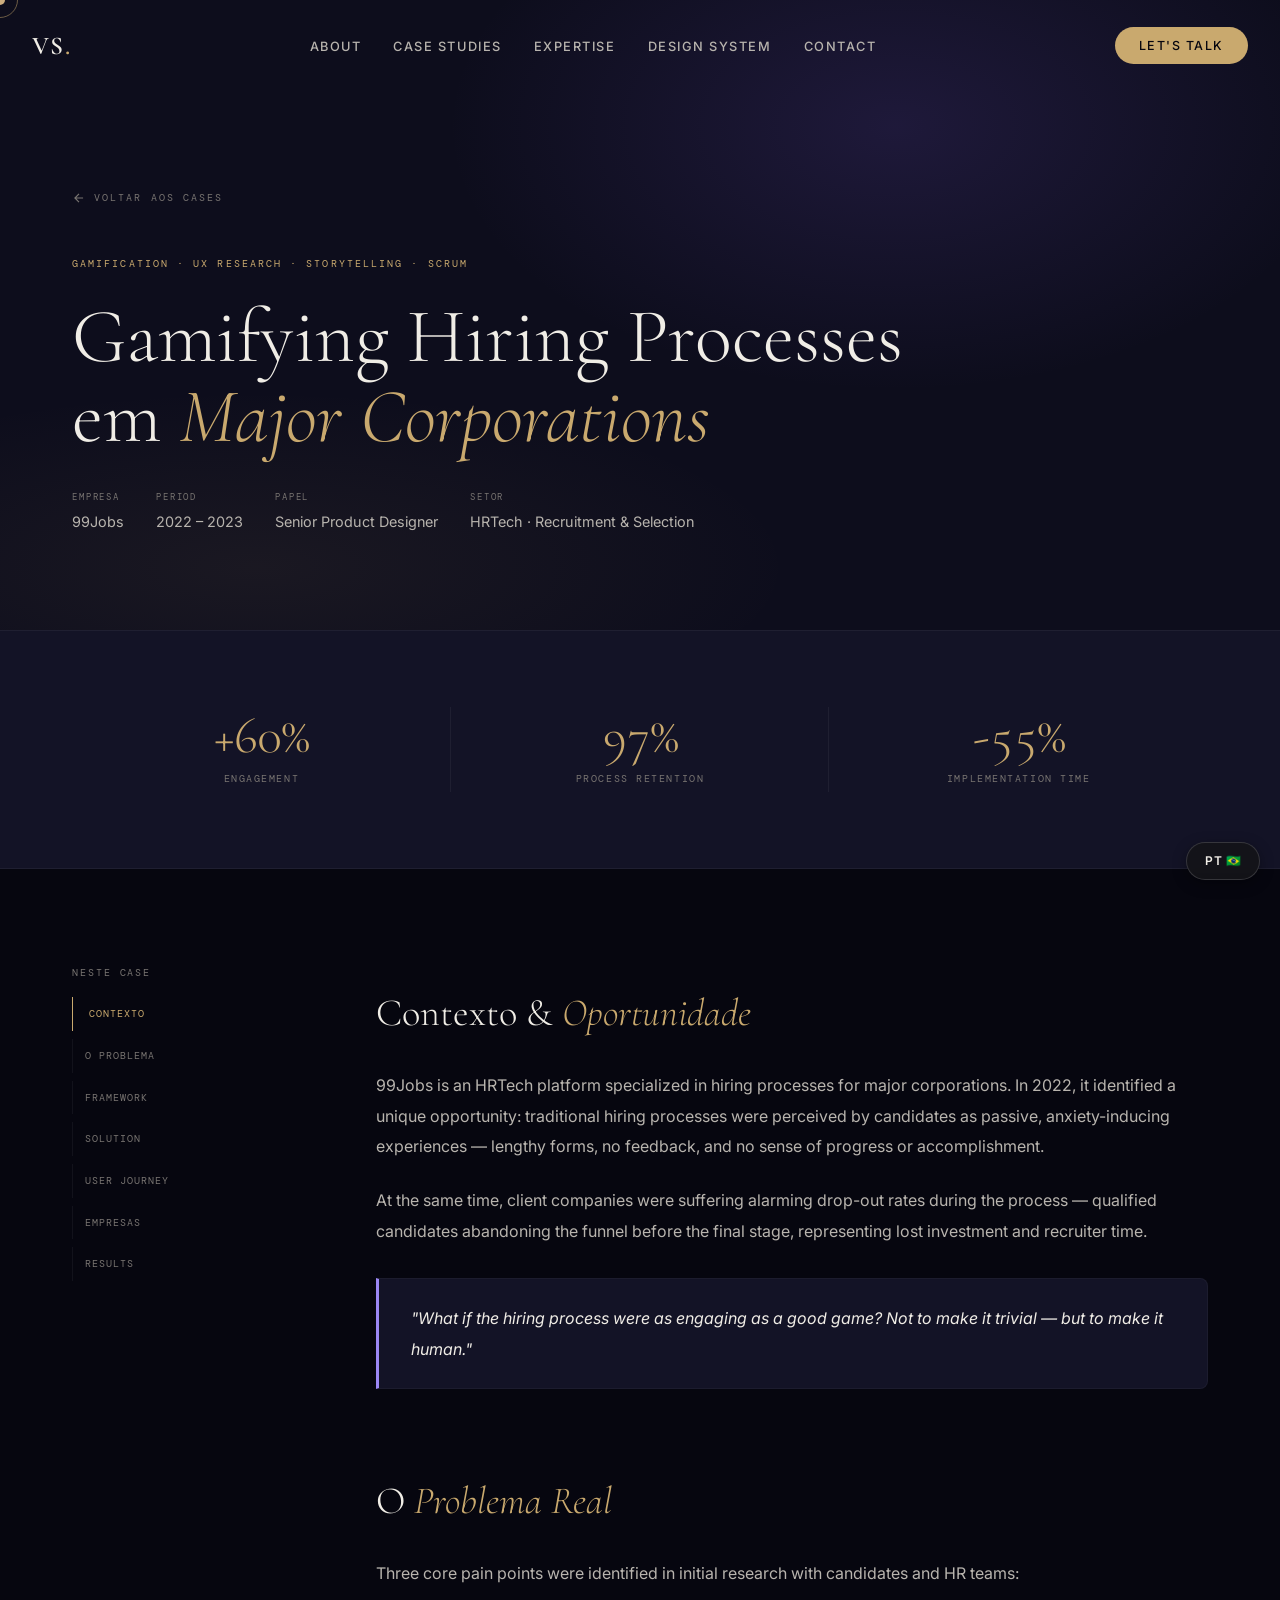
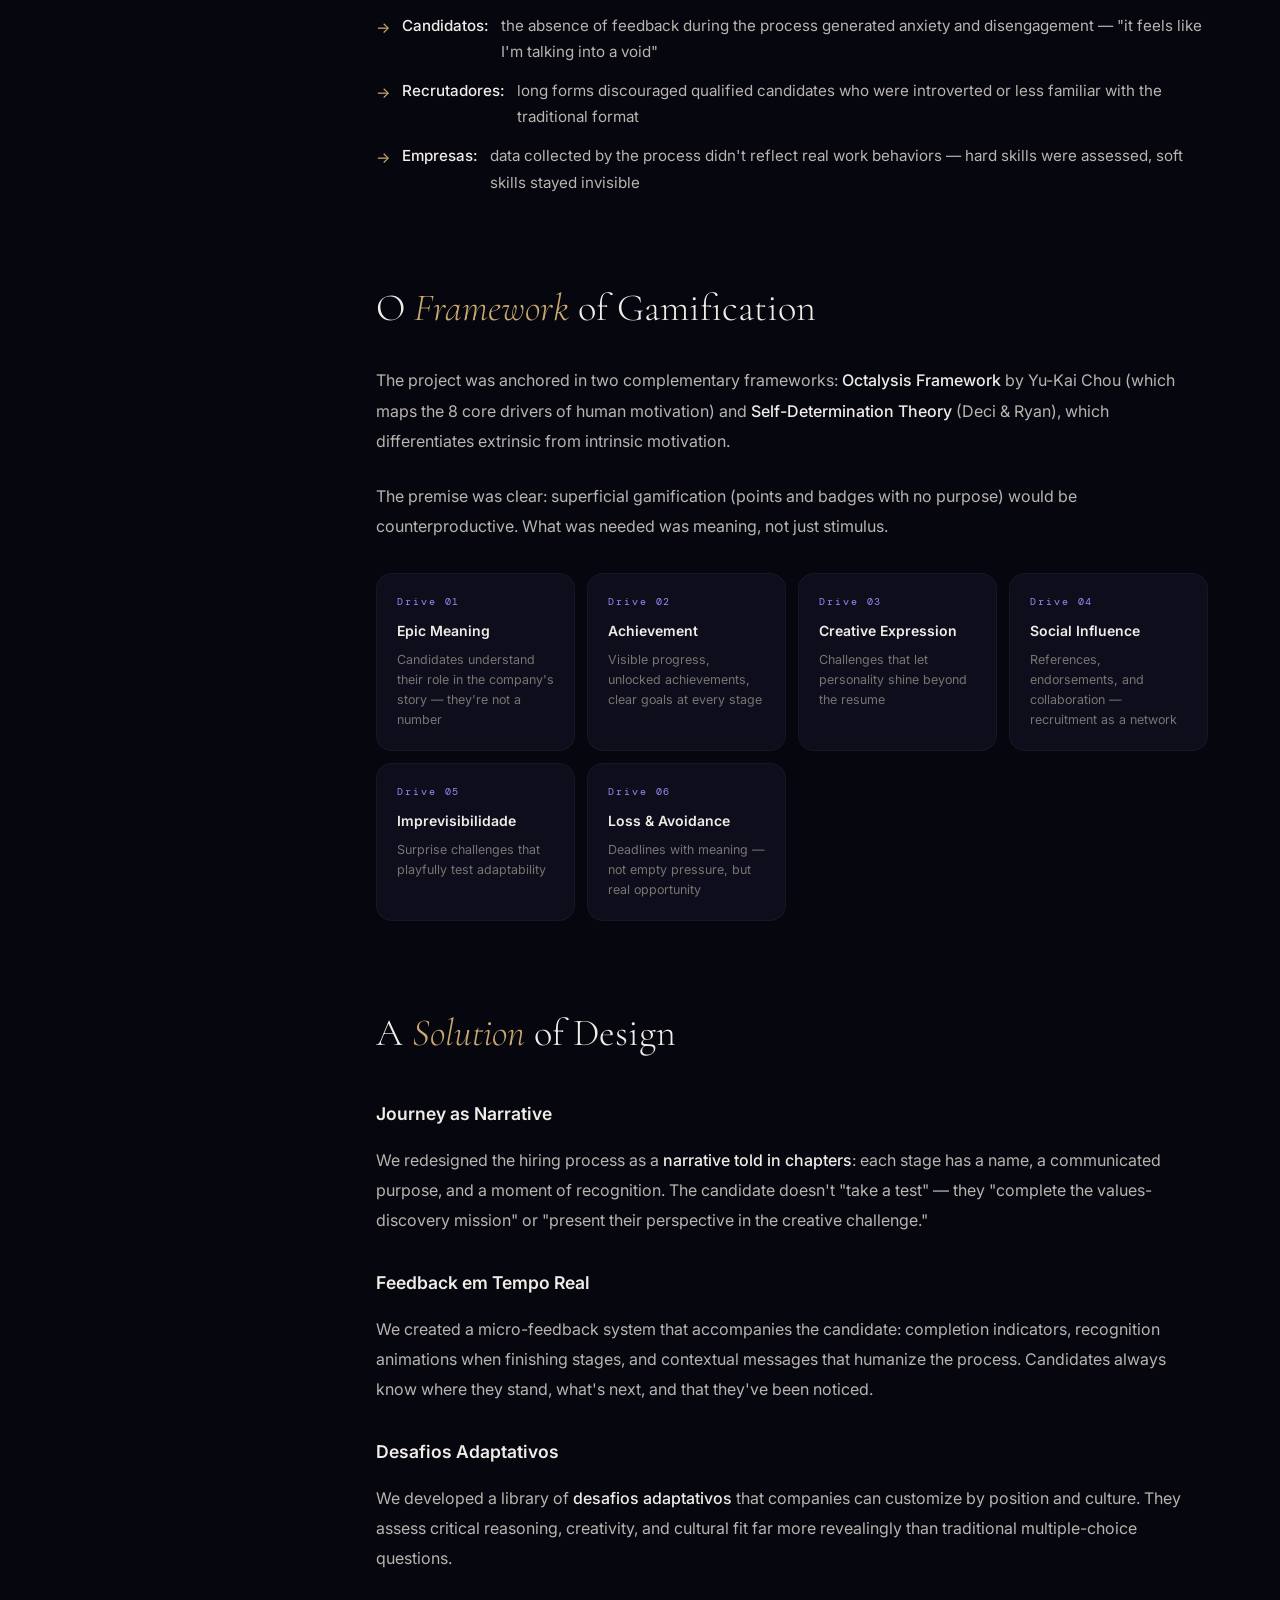
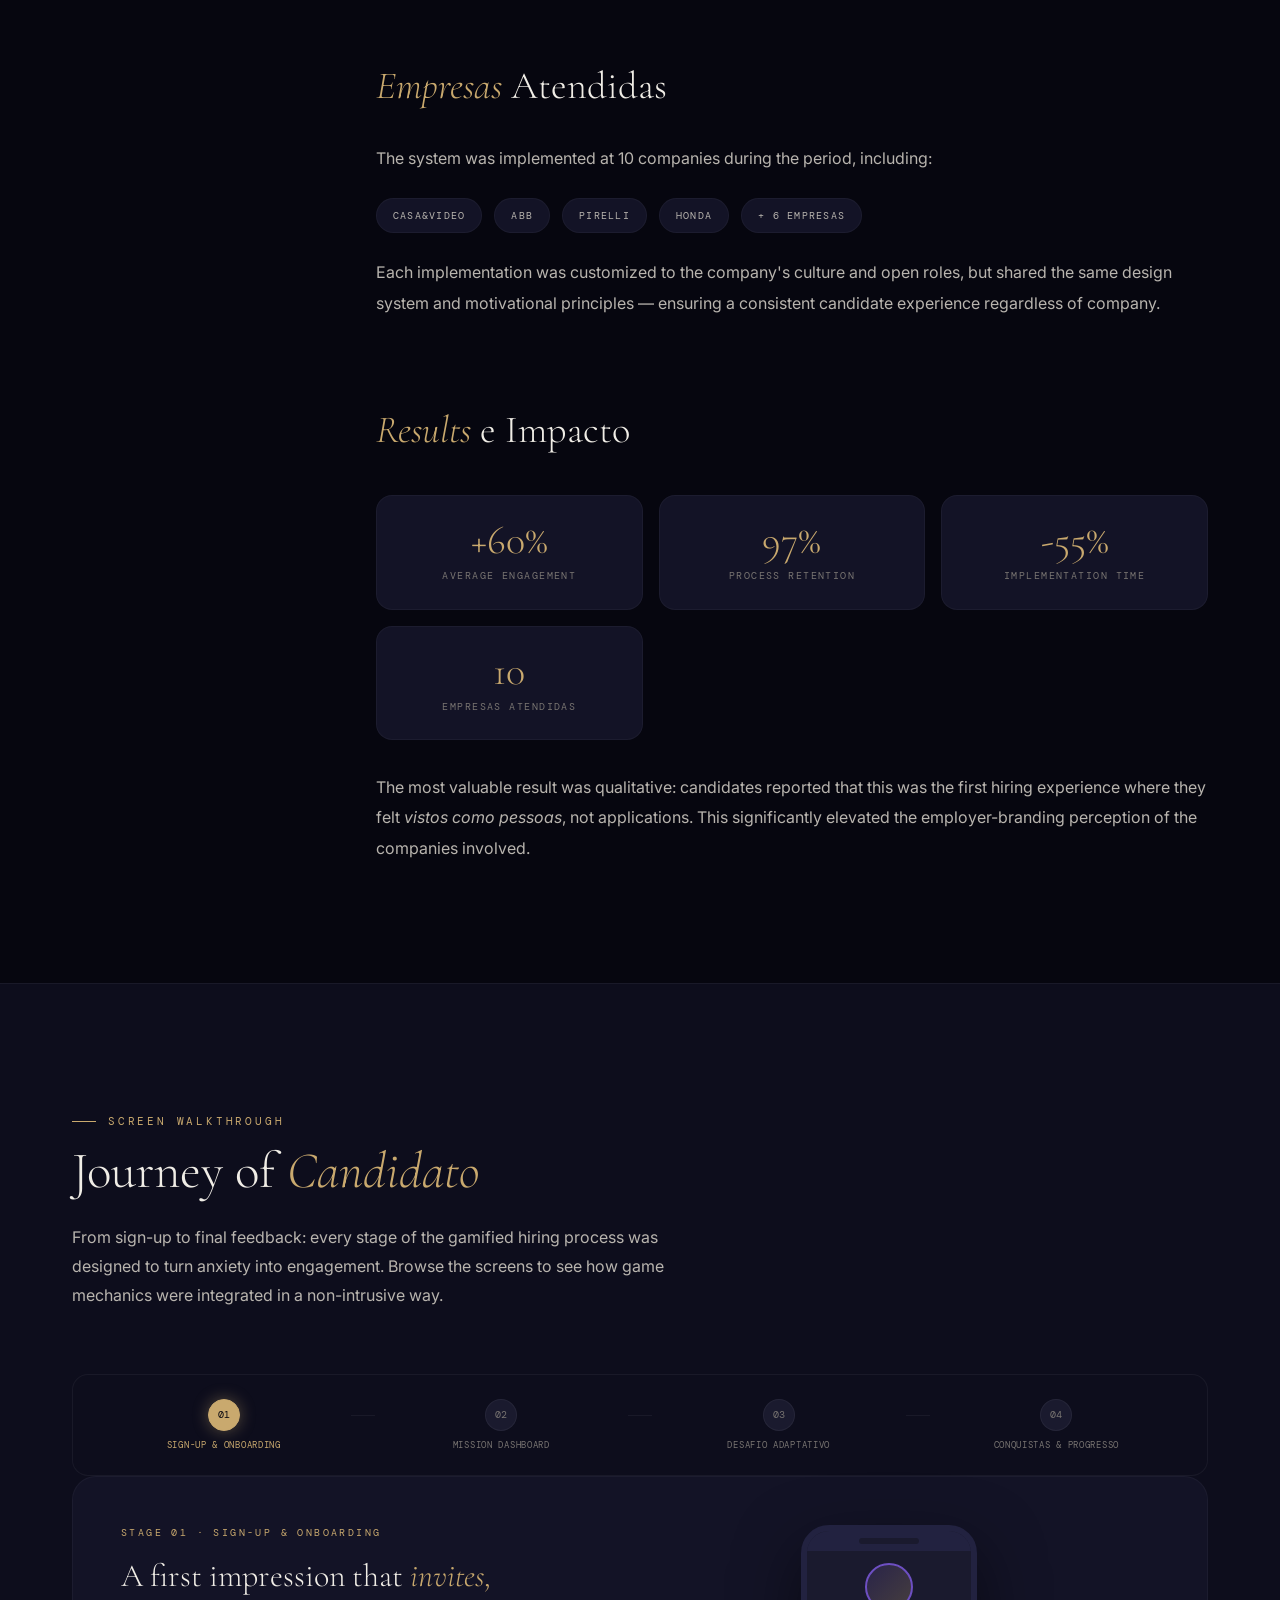
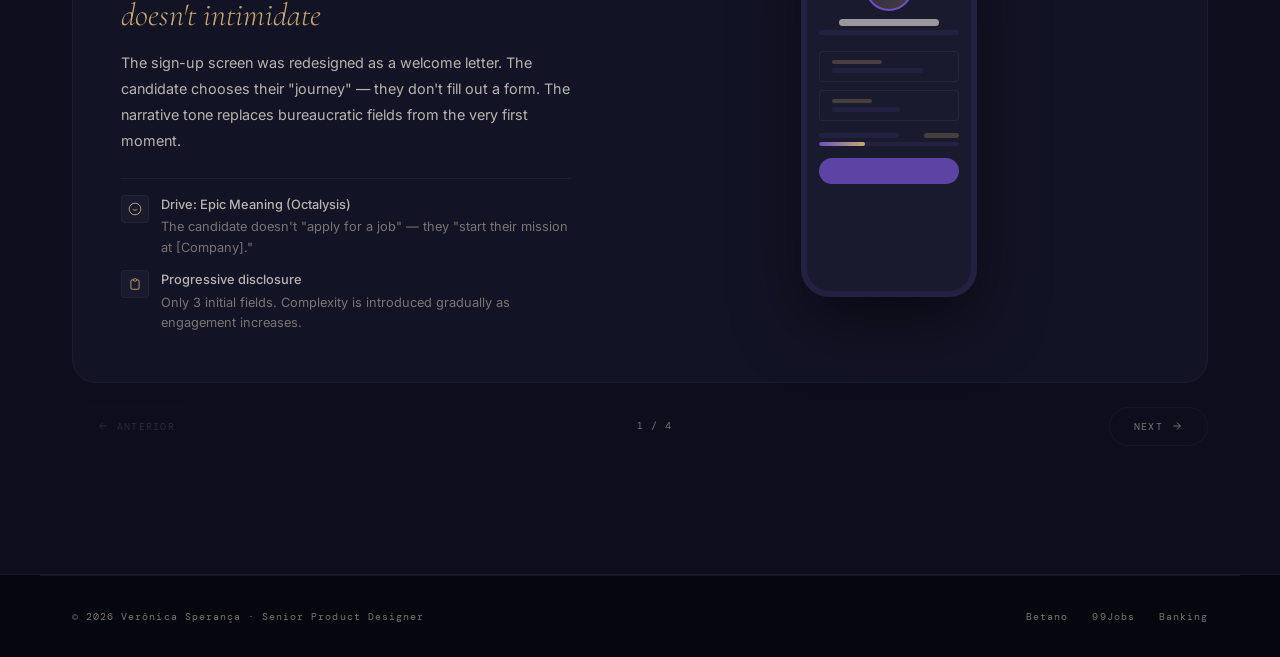
<file: en/case-99jobs.html>
<!DOCTYPE html>
<html lang="en">
<head>
<meta charset="utf-8"/>
<meta content="width=device-width, initial-scale=1.0" name="viewport"/>
<title>99Jobs Case Study — Verônica Sperança</title>
<meta content="Gamifying hiring processes: +60% engagement, 97% retention. Senior Product Designer — Verônica Sperança." name="description"/>
<link href="https://fonts.googleapis.com" rel="preconnect"/>
<link crossorigin="" href="https://fonts.gstatic.com" rel="preconnect"/>
<link href="https://fonts.googleapis.com/css2?family=Cormorant+Garamond:ital,wght@0,300;0,400;0,600;1,300;1,400;1,600&amp;family=Inter:wght@300;400;500;600;700&amp;family=DM+Mono:wght@400;500&amp;display=swap" rel="stylesheet"/>
<link href="style.css" rel="stylesheet"/>
<style>
    .case-hero {
      position: relative; min-height: 70vh; display: flex; align-items: flex-end;
      overflow: hidden; padding-bottom: var(--sp-24); background: var(--surface-1);
    }
    .case-hero__bg {
      position: absolute; inset: 0;
      background:
        radial-gradient(ellipse 50% 60% at 70% 20%, rgba(109,79,194,0.18) 0%, transparent 70%),
        radial-gradient(ellipse 60% 40% at 20% 90%, rgba(201,169,110,0.07) 0%, transparent 70%);
    }
    .case-hero__content {
      position: relative; z-index: 2; width: 100%;
      max-width: var(--container); margin: 0 auto;
      padding: 140px var(--container-pad) 0;
    }
    .case-hero__back {
      display: inline-flex; align-items: center; gap: var(--sp-2);
      font-family: var(--font-mono); font-size: .65rem; letter-spacing: .2em;
      text-transform: uppercase; color: var(--text-3); transition: color var(--t-base);
      margin-bottom: var(--sp-12);
    }
    .case-hero__back:hover { color: var(--gold); }
    .case-hero__back svg { transition: transform var(--t-spring); }
    .case-hero__back:hover svg { transform: translateX(-4px); }
    .case-hero__tag { font-family: var(--font-mono); font-size: .65rem; letter-spacing: .2em; text-transform: uppercase; color: var(--gold); margin-bottom: var(--sp-6); }
    .case-hero__title { font-family: var(--font-display); font-size: clamp(2.5rem,6vw,5.5rem); font-weight: 300; line-height: 1.05; color: var(--text-1); margin-bottom: var(--sp-8); max-width: 900px; }
    .case-hero__title em { color: var(--gold); font-style: italic; }
    .case-hero__meta { display: flex; gap: var(--sp-8); flex-wrap: wrap; }
    .case-hero__meta-item { display: flex; flex-direction: column; gap: 4px; }
    .case-hero__meta-label { font-family: var(--font-mono); font-size: .58rem; letter-spacing: .2em; text-transform: uppercase; color: var(--text-3); }
    .case-hero__meta-value { font-size: .9rem; color: var(--text-2); }
    .case-metrics-bar { background: var(--surface-2); border-top: 1px solid var(--border-soft); border-bottom: 1px solid var(--border-soft); padding: var(--sp-12) 0; }
    .case-metrics-bar .metrics__grid { grid-template-columns: repeat(3, 1fr); }
    .case-article { max-width: var(--container); margin: 0 auto; padding: var(--sp-24) var(--container-pad); display: grid; grid-template-columns: 240px 1fr; gap: var(--sp-16); align-items: start; }
    .case-toc { position: sticky; top: 120px; }
    .case-toc__title { font-family: var(--font-mono); font-size: .6rem; letter-spacing: .2em; text-transform: uppercase; color: var(--text-3); margin-bottom: var(--sp-4); }
    .case-content h2 { font-family: var(--font-display); font-size: clamp(1.8rem,3vw,2.8rem); font-weight: 300; color: var(--text-1); margin-bottom: var(--sp-6); margin-top: var(--sp-16); padding-top: var(--sp-4); }
    .case-content h2:first-child { margin-top: 0; }
    .case-content h2 em { color: var(--gold); font-style: italic; }
    .case-content h3 { font-family: var(--font-body); font-size: 1.1rem; font-weight: 600; color: var(--text-1); margin-bottom: var(--sp-4); margin-top: var(--sp-8); }
    .case-content p { color: var(--text-2); font-size: 1rem; line-height: 1.9; margin-bottom: var(--sp-6); }
    .case-content strong { color: var(--text-1); font-weight: 500; }
    .case-content ul { list-style: none; margin-bottom: var(--sp-8); display: flex; flex-direction: column; gap: var(--sp-3); }
    .case-content ul li { display: flex; gap: var(--sp-3); align-items: flex-start; font-size: .95rem; color: var(--text-2); line-height: 1.75; }
    .case-content ul li::before { content: '→'; color: var(--gold); flex-shrink: 0; margin-top: 2px; }
    .case-highlight { background: var(--surface-2); border: 1px solid var(--border-card); border-left: 3px solid var(--violet-light); border-radius: 0 var(--r-md) var(--r-md) 0; padding: var(--sp-6) var(--sp-8); margin: var(--sp-8) 0; }
    .case-highlight p { margin: 0; font-size: 1rem; font-style: italic; color: var(--text-1); }
    .result-grid { display: grid; grid-template-columns: repeat(auto-fit, minmax(200px, 1fr)); gap: var(--sp-4); margin: var(--sp-8) 0; }
    .result-card { background: var(--surface-2); border: 1px solid var(--border-card); border-radius: var(--r-lg); padding: var(--sp-6); text-align: center; transition: all var(--t-ease); }
    .result-card:hover { border-color: var(--gold-border); background: var(--gold-glow); }
    .result-card__value { font-family: var(--font-display); font-size: 2.5rem; font-weight: 300; color: var(--gold); line-height: 1; margin-bottom: var(--sp-2); }
    .result-card__label { font-family: var(--font-mono); font-size: .6rem; letter-spacing: .15em; text-transform: uppercase; color: var(--text-3); }
    .octalysis-grid { display: grid; grid-template-columns: repeat(auto-fit, minmax(180px, 1fr)); gap: var(--sp-3); margin: var(--sp-8) 0; }
    .octalysis-card { background: var(--surface-1); border: 1px solid var(--border-card); border-radius: var(--r-lg); padding: var(--sp-5); transition: all var(--t-base); }
    .octalysis-card:hover { border-color: var(--violet-light); transform: translateY(-2px); }
    .octalysis-card__num { font-family: var(--font-mono); font-size: .6rem; letter-spacing: .2em; color: var(--violet-light); margin-bottom: var(--sp-2); }
    .octalysis-card__name { font-size: .875rem; font-weight: 600; color: var(--text-1); margin-bottom: var(--sp-2); }
    .octalysis-card__desc { font-size: .78rem; color: var(--text-3); line-height: 1.6; }
    .companies-row { display: flex; flex-wrap: wrap; gap: var(--sp-3); margin: var(--sp-6) 0; }
    .company-tag { font-family: var(--font-mono); font-size: .65rem; letter-spacing: .12em; text-transform: uppercase; padding: var(--sp-2) var(--sp-4); background: var(--surface-2); border: 1px solid var(--border-card); border-radius: var(--r-full); color: var(--text-2); }
    @media (max-width:1024px) { .case-article { grid-template-columns: 1fr; } .case-toc { display: none; } .case-metrics-bar .metrics__grid { grid-template-columns: repeat(2,1fr); } }
    @media (max-width:600px) { .case-metrics-bar .metrics__grid { grid-template-columns: 1fr; } }
  </style>
</head>
<body>

<style>
.lang-toggle{position:fixed;bottom:20px;right:20px;z-index:99999;background:rgba(20,20,25,0.9);backdrop-filter:blur(6px);color:#F0EDE6;padding:8px 18px;border-radius:999px;font-family:'Inter',sans-serif;font-size:12px;font-weight:600;letter-spacing:.04em;text-decoration:none;border:1px solid rgba(255,255,255,0.15);box-shadow:0 4px 14px rgba(0,0,0,0.35);transition:background .2s ease,transform .2s ease;}
.lang-toggle:hover{background:rgba(201,169,110,0.9);color:#111;transform:translateY(-1px);}
@media (max-width:640px){.lang-toggle{bottom:16px;right:16px;padding:7px 14px;font-size:11px;}}
</style>

<a href="../case-99jobs.html" class="lang-toggle" aria-label="Mudar para versão em português">PT 🇧🇷</a>

<div class="cursor"></div>
<div class="cursor-ring"></div>
<div id="readingProgress"></div>
<div class="scroll-progress" id="scrollProgress"></div>
<nav aria-label="Main navigation" class="nav" id="nav" role="navigation">
<a aria-label="Home" class="nav__logo" href="index.html">VS<span class="nav__logo-dot">.</span></a>
<ul class="nav__links" role="list">
<li><a class="nav__link" href="index.html#sobre">About</a></li>
<li><a class="nav__link" href="index.html#cases">Case Studies</a></li>
<li><a class="nav__link" href="index.html#expertise">Expertise</a></li>
<li><a class="nav__link" href="index.html#ds">Design System</a></li>
<li><a class="nav__link" href="index.html#contato">Contact</a></li>
</ul>
<a class="nav__cta" href="index.html#contato">Let's talk</a>
<button aria-expanded="false" aria-label="Menu" class="nav__menu-btn" id="menuBtn"><span></span><span></span><span></span></button>
</nav>
<div aria-modal="true" class="mobile-menu" id="mobileMenu" role="dialog">
<ul role="list">
<li><a href="index.html#sobre">About</a></li>
<li><a href="index.html#cases">Case Studies</a></li>
<li><a href="index.html#expertise">Expertise</a></li>
<li><a href="index.html#ds">Design System</a></li>
<li><a href="index.html#contato">Contact</a></li>
</ul>
</div>
<!-- HERO -->
<section aria-label="Case 99Jobs" class="case-hero">
<div aria-hidden="true" class="case-hero__bg"></div>
<div class="case-hero__content">
<a class="case-hero__back" href="index.html#cases">
<svg aria-hidden="true" fill="none" height="14" stroke="currentColor" stroke-width="2" viewbox="0 0 24 24" width="14"><path d="M19 12H5M12 19l-7-7 7-7"></path></svg>
        Voltar aos Cases
      </a>
<div class="case-hero__tag">Gamification · UX Research · Storytelling · Scrum</div>
<h1 class="case-hero__title">
        Gamifying Hiring Processes<br/>
        em <em>Major Corporations</em>
</h1>
<div class="case-hero__meta">
<div class="case-hero__meta-item">
<span class="case-hero__meta-label">Empresa</span>
<span class="case-hero__meta-value">99Jobs</span>
</div>
<div class="case-hero__meta-item">
<span class="case-hero__meta-label">Period</span>
<span class="case-hero__meta-value">2022 – 2023</span>
</div>
<div class="case-hero__meta-item">
<span class="case-hero__meta-label">Papel</span>
<span class="case-hero__meta-value">Senior Product Designer</span>
</div>
<div class="case-hero__meta-item">
<span class="case-hero__meta-label">Setor</span>
<span class="case-hero__meta-value">HRTech · Recruitment &amp; Selection</span>
</div>
</div>
</div>
</section>
<!-- METRICS BAR -->
<div aria-label="Project results" class="case-metrics-bar">
<div class="container">
<div class="metrics__grid">
<div class="metric-item">
<div class="metric-item__number">+<span class="counter" data-target="60">0</span>%</div>
<div class="metric-item__label">Engagement</div>
</div>
<div class="metric-item">
<div class="metric-item__number"><span class="counter" data-target="97">0</span>%</div>
<div class="metric-item__label">Process Retention</div>
</div>
<div class="metric-item">
<div class="metric-item__number">-<span class="counter" data-target="55">0</span>%</div>
<div class="metric-item__label">Implementation Time</div>
</div>
</div>
</div>
</div>
<!-- ARTICLE -->
<div class="case-article">
<aside aria-label="Case study index" class="case-toc">
<div class="case-toc__title">Neste case</div>
<nav id="caseTOC">
<a href="#contexto">Contexto</a>
<a href="#problema">O Problema</a>
<a href="#framework">Framework</a>
<a href="#solucao">Solution</a>
<a href="#jornada">User Journey</a>
<a href="#empresas">Empresas</a>
<a href="#resultados">Results</a>
</nav>
</aside>
<article aria-label="99Jobs case study content" class="case-content">
<h2 id="contexto">Contexto &amp; <em>Oportunidade</em></h2>
<p>
        99Jobs is an HRTech platform specialized in hiring processes for major corporations. In 2022, it identified a unique opportunity: traditional hiring processes were perceived by candidates as passive, anxiety-inducing experiences — lengthy forms, no feedback, and no sense of progress or accomplishment.
      </p>
<p>
        At the same time, client companies were suffering alarming drop-out rates during the process — qualified candidates abandoning the funnel before the final stage, representing lost investment and recruiter time.
      </p>
<div class="case-highlight">
<p>"What if the hiring process were as engaging as a good game? Not to make it trivial — but to make it human."</p>
</div>
<h2 id="problema">O <em>Problema Real</em></h2>
<p>Three core pain points were identified in initial research with candidates and HR teams:</p>
<ul>
<li><strong>Candidatos:</strong> the absence of feedback during the process generated anxiety and disengagement — "it feels like I'm talking into a void"</li>
<li><strong>Recrutadores:</strong> long forms discouraged qualified candidates who were introverted or less familiar with the traditional format</li>
<li><strong>Empresas:</strong> data collected by the process didn't reflect real work behaviors — hard skills were assessed, soft skills stayed invisible</li>
</ul>
<h2 id="framework">O <em>Framework</em> of Gamification</h2>
<p>
        The project was anchored in two complementary frameworks: <strong>Octalysis Framework</strong> by Yu-Kai Chou (which maps the 8 core drivers of human motivation) and <strong>Self-Determination Theory</strong> (Deci &amp; Ryan), which differentiates extrinsic from intrinsic motivation.
      </p>
<p>The premise was clear: superficial gamification (points and badges with no purpose) would be counterproductive. What was needed was meaning, not just stimulus.</p>
<div class="octalysis-grid">
<div class="octalysis-card">
<div class="octalysis-card__num">Drive 01</div>
<div class="octalysis-card__name">Epic Meaning</div>
<div class="octalysis-card__desc">Candidates understand their role in the company's story — they're not a number</div>
</div>
<div class="octalysis-card">
<div class="octalysis-card__num">Drive 02</div>
<div class="octalysis-card__name">Achievement</div>
<div class="octalysis-card__desc">Visible progress, unlocked achievements, clear goals at every stage</div>
</div>
<div class="octalysis-card">
<div class="octalysis-card__num">Drive 03</div>
<div class="octalysis-card__name">Creative Expression</div>
<div class="octalysis-card__desc">Challenges that let personality shine beyond the resume</div>
</div>
<div class="octalysis-card">
<div class="octalysis-card__num">Drive 04</div>
<div class="octalysis-card__name">Social Influence</div>
<div class="octalysis-card__desc">References, endorsements, and collaboration — recruitment as a network</div>
</div>
<div class="octalysis-card">
<div class="octalysis-card__num">Drive 05</div>
<div class="octalysis-card__name">Imprevisibilidade</div>
<div class="octalysis-card__desc">Surprise challenges that playfully test adaptability</div>
</div>
<div class="octalysis-card">
<div class="octalysis-card__num">Drive 06</div>
<div class="octalysis-card__name">Loss &amp; Avoidance</div>
<div class="octalysis-card__desc">Deadlines with meaning — not empty pressure, but real opportunity</div>
</div>
</div>
<h2 id="solucao">A <em>Solution</em> of Design</h2>
<h3>Journey as Narrative</h3>
<p>
        We redesigned the hiring process as a <strong>narrative told in chapters</strong>: each stage has a name, a communicated purpose, and a moment of recognition. The candidate doesn't "take a test" — they "complete the values-discovery mission" or "present their perspective in the creative challenge."
      </p>
<h3>Feedback em Tempo Real</h3>
<p>
        We created a micro-feedback system that accompanies the candidate: completion indicators, recognition animations when finishing stages, and contextual messages that humanize the process. Candidates always know where they stand, what's next, and that they've been noticed.
      </p>
<h3>Desafios Adaptativos</h3>
<p>
        We developed a library of <strong>desafios adaptativos</strong> that companies can customize by position and culture. They assess critical reasoning, creativity, and cultural fit far more revealingly than traditional multiple-choice questions.
      </p>
<h2 id="empresas"><em>Empresas</em> Atendidas</h2>
<p>The system was implemented at 10 companies during the period, including:</p>
<div class="companies-row">
<span class="company-tag">Casa&amp;Video</span>
<span class="company-tag">ABB</span>
<span class="company-tag">Pirelli</span>
<span class="company-tag">Honda</span>
<span class="company-tag">+ 6 empresas</span>
</div>
<p>
        Each implementation was customized to the company's culture and open roles, but shared the same design system and motivational principles — ensuring a consistent candidate experience regardless of company.
      </p>
<h2 id="resultados"><em>Results</em> e Impacto</h2>
<div class="result-grid">
<div class="result-card reveal">
<div class="result-card__value">+60%</div>
<div class="result-card__label">Average Engagement</div>
</div>
<div class="result-card reveal" data-delay="100">
<div class="result-card__value">97%</div>
<div class="result-card__label">Process Retention</div>
</div>
<div class="result-card reveal" data-delay="200">
<div class="result-card__value">-55%</div>
<div class="result-card__label">Implementation Time</div>
</div>
<div class="result-card reveal" data-delay="300">
<div class="result-card__value">10</div>
<div class="result-card__label">Empresas Atendidas</div>
</div>
</div>
<p>
        The most valuable result was qualitative: candidates reported that this was the first hiring experience where they felt <em>vistos como pessoas</em>, not applications. This significantly elevated the employer-branding perception of the companies involved.
      </p>
</article>
</div>
<!-- ====== JOURNEY / SCREEN DEMO SECTION ====== -->
<section aria-label="Screen walkthrough and candidate journey" class="journey-section" id="jornada">
<div class="container">
<div class="section-label">Screen Walkthrough</div>
<h2 class="section-title">Journey of <em>Candidato</em></h2>
<p class="journey-intro">
        From sign-up to final feedback: every stage of the gamified hiring process was designed to turn anxiety into engagement. Browse the screens to see how game mechanics were integrated in a non-intrusive way.
      </p>
<div aria-label="Candidate journey stepper" class="journey-stepper" role="region" tabindex="0">
<div class="journey-steps-row" role="tablist">
<div aria-selected="true" class="journey-step-dot active" role="tab" tabindex="0">
<div class="journey-step-dot__circle">01</div>
<div class="journey-step-dot__label">Sign-Up &amp; Onboarding</div>
</div>
<div class="journey-connector"></div>
<div aria-selected="false" class="journey-step-dot" role="tab" tabindex="-1">
<div class="journey-step-dot__circle">02</div>
<div class="journey-step-dot__label">Mission Dashboard</div>
</div>
<div class="journey-connector"></div>
<div aria-selected="false" class="journey-step-dot" role="tab" tabindex="-1">
<div class="journey-step-dot__circle">03</div>
<div class="journey-step-dot__label">Desafio Adaptativo</div>
</div>
<div class="journey-connector"></div>
<div aria-selected="false" class="journey-step-dot" role="tab" tabindex="-1">
<div class="journey-step-dot__circle">04</div>
<div class="journey-step-dot__label">Conquistas &amp; Progresso</div>
</div>
</div>
<!-- ── PANEL 1: Inscrição ── -->
<div class="screen-panel active" role="tabpanel">
<div class="screen-viewer">
<div class="screen-info">
<div class="screen-step-num">Stage 01 · Sign-Up &amp; Onboarding</div>
<h3 class="screen-title">A first impression that <em>invites, doesn't intimidate</em></h3>
<p class="screen-desc">The sign-up screen was redesigned as a welcome letter. The candidate chooses their "journey" — they don't fill out a form. The narrative tone replaces bureaucratic fields from the very first moment.</p>
<div class="screen-principles">
<div class="screen-principle">
<div aria-hidden="true" class="screen-principle-icon">
<svg fill="none" height="14" stroke="currentColor" stroke-width="1.5" viewbox="0 0 24 24" width="14"><path d="M12 2a10 10 0 100 20A10 10 0 0012 2z"></path><path d="M8 12s1.5 2 4 2 4-2 4-2M9 9h.01M15 9h.01"></path></svg>
</div>
<div class="screen-principle-text">
<strong>Drive: Epic Meaning (Octalysis)</strong>
                    The candidate doesn't "apply for a job" — they "start their mission at [Company]."
                  </div>
</div>
<div class="screen-principle">
<div aria-hidden="true" class="screen-principle-icon">
<svg fill="none" height="14" stroke="currentColor" stroke-width="1.5" viewbox="0 0 24 24" width="14"><path d="M9 5H7a2 2 0 00-2 2v12a2 2 0 002 2h10a2 2 0 002-2V7a2 2 0 00-2-2h-2M9 5a2 2 0 002 2h2a2 2 0 002-2M9 5a2 2 0 012-2h2a2 2 0 012 2"></path></svg>
</div>
<div class="screen-principle-text">
<strong>Progressive disclosure</strong>
                    Only 3 initial fields. Complexity is introduced gradually as engagement increases.
                  </div>
</div>
</div>
</div>
<div class="screen-device screen-device--mobile">
<div class="device-frame">
<div class="device-notch"></div>
<div class="device-content">
<!-- Welcome narrative -->
<div style="text-align:center;margin-bottom:var(--sp-4);">
<div style="width:48px;height:48px;border-radius:50%;background:linear-gradient(135deg,var(--violet-dim),var(--gold-dim));border:2px solid var(--violet);margin:0 auto var(--sp-2);"></div>
<div style="height:7px;width:100px;background:var(--text-1);border-radius:var(--r-full);margin:0 auto var(--sp-1);opacity:0.6;"></div>
<div style="height:5px;width:140px;background:var(--surface-4);border-radius:var(--r-full);margin:0 auto;"></div>
</div>
<!-- Fields -->
<div style="display:flex;flex-direction:column;gap:var(--sp-2);margin-bottom:var(--sp-3);">
<div style="background:var(--surface-3);border:1px solid var(--border-soft);border-radius:var(--r-sm);padding:var(--sp-2) var(--sp-3);">
<div style="height:4px;width:50px;background:var(--gold-dim);border-radius:var(--r-full);margin-bottom:4px;"></div>
<div style="height:5px;width:80%;background:var(--surface-4);border-radius:var(--r-full);"></div>
</div>
<div style="background:var(--surface-3);border:1px solid var(--border-soft);border-radius:var(--r-sm);padding:var(--sp-2) var(--sp-3);">
<div style="height:4px;width:40px;background:var(--gold-dim);border-radius:var(--r-full);margin-bottom:4px;"></div>
<div style="height:5px;width:60%;background:var(--surface-4);border-radius:var(--r-full);"></div>
</div>
</div>
<div class="ui-progress">
<div class="ui-progress__label"><span></span><span style="width:35px;"></span></div>
<div class="ui-progress__track">
<div class="ui-progress__fill" data-width="33" style="width:33%;"></div>
</div>
</div>
<div style="height:26px;background:var(--violet);border-radius:var(--r-full);margin-top:var(--sp-3);opacity:0.8;"></div>
</div>
</div>
</div>
</div>
</div>
<!-- ── PANEL 2: Dashboard ── -->
<div class="screen-panel" role="tabpanel">
<div class="screen-viewer">
<div class="screen-info">
<div class="screen-step-num">Stage 02 · Mission Dashboard</div>
<h3 class="screen-title">Progresso sempre <em>visible and motivating</em></h3>
<p class="screen-desc">The dashboard replaces the "pending steps" list with a mission map. The candidate clearly sees where they are, what they've already accomplished, and what's coming next — eliminating the anxiety of uncertainty.</p>
<div class="screen-principles">
<div class="screen-principle">
<div aria-hidden="true" class="screen-principle-icon">
<svg fill="none" height="14" stroke="currentColor" stroke-width="1.5" viewbox="0 0 24 24" width="14"><path d="M9 19v-6a2 2 0 00-2-2H5a2 2 0 00-2 2v6a2 2 0 002 2h2a2 2 0 002-2zm0 0V9a2 2 0 012-2h2a2 2 0 012 2v10m-6 0a2 2 0 002 2h2a2 2 0 002-2m0 0V5a2 2 0 012-2h2a2 2 0 012 2v14a2 2 0 01-2 2h-2a2 2 0 01-2-2z"></path></svg>
</div>
<div class="screen-principle-text">
<strong>Drive: Accomplishment (Octalysis)</strong>
                    Real-time progress bars and scoring continuously activate the achievement drive.
                  </div>
</div>
<div class="screen-principle">
<div aria-hidden="true" class="screen-principle-icon">
<svg fill="none" height="14" stroke="currentColor" stroke-width="1.5" viewbox="0 0 24 24" width="14"><path d="M15 12a3 3 0 11-6 0 3 3 0 016 0z"></path><path d="M2.458 12C3.732 7.943 7.523 5 12 5c4.478 0 8.268 2.943 9.542 7-1.274 4.057-5.064 7-9.542 7-4.477 0-8.268-2.943-9.542-7z"></path></svg>
</div>
<div class="screen-principle-text">
<strong>Radical transparency</strong>
                    Estimated timeline, evaluation criteria, and recruiter contact visible to everyone.
                  </div>
</div>
</div>
</div>
<div class="screen-device screen-device--desktop">
<div class="device-frame">
<div class="device-bar"><div class="device-bar__dots"><div class="device-bar__dot"></div><div class="device-bar__dot"></div><div class="device-bar__dot"></div></div><div class="device-bar__url"></div></div>
<div class="device-content">
<div class="ui-nav"><div class="ui-nav__logo"></div><div class="ui-nav__links"><div class="ui-nav__link"></div></div><div class="ui-nav__cta" style="background:var(--violet-dim);border-color:var(--violet);"></div></div>
<!-- Progress header -->
<div style="background:linear-gradient(135deg,var(--violet-dim),transparent);border-radius:var(--r-md);padding:var(--sp-3);margin-bottom:var(--sp-3);border:1px solid var(--border-soft);">
<div style="display:flex;align-items:center;gap:var(--sp-3);margin-bottom:var(--sp-2);">
<div style="width:32px;height:32px;border-radius:50%;background:var(--violet-dim);border:2px solid var(--violet);flex-shrink:0;"></div>
<div style="flex:1;"><div style="height:6px;width:80px;background:var(--text-1);border-radius:var(--r-full);margin-bottom:4px;opacity:0.6;"></div><div style="height:4px;width:50px;background:var(--surface-4);border-radius:var(--r-full);"></div></div>
<div style="height:20px;width:40px;background:var(--violet-dim);border:1px solid var(--violet);border-radius:var(--r-full);"></div>
</div>
<div class="ui-progress__track"><div class="ui-progress__fill" data-width="60" style="width:60%;background:linear-gradient(90deg,var(--violet),var(--violet-light));"></div></div>
</div>
<!-- Mission cards -->
<div style="display:flex;flex-direction:column;gap:var(--sp-2);">
<div style="display:flex;align-items:center;gap:var(--sp-3);background:var(--surface-3);border-radius:var(--r-sm);padding:var(--sp-2) var(--sp-3);border:1px solid var(--border-soft);">
<div style="width:20px;height:20px;border-radius:50%;background:var(--gold-dim);border:1.5px solid var(--gold);flex-shrink:0;"></div>
<div style="flex:1;height:5px;background:var(--surface-4);border-radius:var(--r-full);"></div>
<div style="height:14px;width:35px;background:var(--gold-dim);border-radius:var(--r-full);border:1px solid var(--gold-border);"></div>
</div>
<div style="display:flex;align-items:center;gap:var(--sp-3);background:var(--surface-2);border-radius:var(--r-sm);padding:var(--sp-2) var(--sp-3);border:1px solid var(--violet);box-shadow:0 0 8px rgba(109,79,194,0.2);">
<div style="width:20px;height:20px;border-radius:50%;background:var(--violet);flex-shrink:0;"></div>
<div style="flex:1;height:5px;background:var(--surface-4);border-radius:var(--r-full);"></div>
<div style="height:14px;width:50px;background:var(--violet-dim);border-radius:var(--r-full);border:1px solid var(--violet);"></div>
</div>
<div style="display:flex;align-items:center;gap:var(--sp-3);background:var(--surface-3);border-radius:var(--r-sm);padding:var(--sp-2) var(--sp-3);border:1px solid var(--border-soft);opacity:0.5;">
<div style="width:20px;height:20px;border-radius:50%;background:var(--surface-4);border:1.5px solid var(--border-soft);flex-shrink:0;"></div>
<div style="flex:1;height:5px;background:var(--surface-4);border-radius:var(--r-full);"></div>
<div style="height:14px;width:30px;background:var(--surface-4);border-radius:var(--r-full);"></div>
</div>
</div>
<!-- Badges -->
<div class="ui-badges" style="margin-top:var(--sp-3);">
<div class="ui-badge earned"></div>
<div class="ui-badge earned"></div>
<div class="ui-badge"></div>
<div class="ui-badge"></div>
<div style="font-family:var(--font-mono);font-size:.55rem;color:var(--text-3);align-self:center;margin-left:var(--sp-1);">2/4 conquistados</div>
</div>
</div>
</div>
</div>
</div>
</div>
<!-- ── PANEL 3: Desafio ── -->
<div class="screen-panel" role="tabpanel">
<div class="screen-viewer">
<div class="screen-info">
<div class="screen-step-num">Etapa 03 · Desafio Adaptativo</div>
<h3 class="screen-title">Evaluation as <em>an experience, not a test</em></h3>
<p class="screen-desc">Challenges are presented as timed missions with narrative context. The candidate solves real work situations — not abstract questions — which reveals soft skills organically.</p>
<div class="screen-principles">
<div class="screen-principle">
<div aria-hidden="true" class="screen-principle-icon">
<svg fill="none" height="14" stroke="currentColor" stroke-width="1.5" viewbox="0 0 24 24" width="14"><path d="M12 2a10 10 0 100 20A10 10 0 0012 2z"></path><path d="M12 6v6l4 2"></path></svg>
</div>
<div class="screen-principle-text">
<strong>Drive: Unpredictability (Octalysis)</strong>
                    Every process has unique, adaptively generated challenges — with no possibility of "memorizing answers."
                  </div>
</div>
<div class="screen-principle">
<div aria-hidden="true" class="screen-principle-icon">
<svg fill="none" height="14" stroke="currentColor" stroke-width="1.5" viewbox="0 0 24 24" width="14"><path d="M9.663 17h4.673M12 3v1m6.364 1.636l-.707.707M21 12h-1M4 12H3m3.343-5.657l-.707-.707m2.828 9.9a5 5 0 117.072 0l-.548.547A3.374 3.374 0 0014 18.469V19a2 2 0 11-4 0v-.531c0-.895-.356-1.754-.988-2.386l-.548-.547z"></path></svg>
</div>
<div class="screen-principle-text">
<strong>Real situations</strong>
                    "How would you handle..." — assesses contextual reasoning, not memorization of correct answers.
                  </div>
</div>
</div>
</div>
<div class="screen-device screen-device--desktop">
<div class="device-frame">
<div class="device-bar"><div class="device-bar__dots"><div class="device-bar__dot"></div><div class="device-bar__dot"></div><div class="device-bar__dot"></div></div><div class="device-bar__url"></div></div>
<div class="device-content">
<!-- Challenge header -->
<div style="display:flex;justify-content:space-between;align-items:center;margin-bottom:var(--sp-3);">
<div style="display:flex;gap:var(--sp-2);">
<div style="height:16px;width:55px;background:var(--violet-dim);border:1px solid var(--violet);border-radius:var(--r-full);"></div>
<div style="height:16px;width:40px;background:var(--surface-4);border-radius:var(--r-full);"></div>
</div>
<div style="display:flex;align-items:center;gap:4px;">
<div style="width:8px;height:8px;border-radius:50%;background:var(--gold);animation:badgePulse 1.5s ease-in-out infinite;"></div>
<div style="height:5px;width:30px;background:var(--gold-dim);border-radius:var(--r-full);"></div>
</div>
</div>
<!-- Scenario text mockup -->
<div style="background:var(--surface-2);border:1px solid var(--border-soft);border-radius:var(--r-md);padding:var(--sp-3);margin-bottom:var(--sp-3);">
<div style="height:5px;background:var(--surface-4);border-radius:var(--r-full);margin-bottom:6px;"></div>
<div style="height:5px;background:var(--surface-4);border-radius:var(--r-full);margin-bottom:6px;width:90%;"></div>
<div style="height:5px;background:var(--surface-4);border-radius:var(--r-full);margin-bottom:6px;width:75%;"></div>
<div style="height:5px;background:var(--surface-4);border-radius:var(--r-full);width:85%;"></div>
</div>
<!-- Options -->
<div style="display:flex;flex-direction:column;gap:var(--sp-2);">
<div style="background:var(--violet-dim);border:1px solid var(--violet);border-radius:var(--r-sm);padding:var(--sp-2) var(--sp-3);display:flex;align-items:center;gap:var(--sp-2);">
<div style="width:12px;height:12px;border-radius:50%;background:var(--violet);flex-shrink:0;"></div>
<div style="height:4px;flex:1;background:var(--violet-light);border-radius:var(--r-full);opacity:0.4;"></div>
</div>
<div style="background:var(--surface-3);border:1px solid var(--border-soft);border-radius:var(--r-sm);padding:var(--sp-2) var(--sp-3);display:flex;align-items:center;gap:var(--sp-2);">
<div style="width:12px;height:12px;border-radius:50%;border:1.5px solid var(--border);flex-shrink:0;"></div>
<div style="height:4px;flex:1;background:var(--surface-4);border-radius:var(--r-full);"></div>
</div>
<div style="background:var(--surface-3);border:1px solid var(--border-soft);border-radius:var(--r-sm);padding:var(--sp-2) var(--sp-3);display:flex;align-items:center;gap:var(--sp-2);">
<div style="width:12px;height:12px;border-radius:50%;border:1.5px solid var(--border);flex-shrink:0;"></div>
<div style="height:4px;flex:1;background:var(--surface-4);border-radius:var(--r-full);width:70%;"></div>
</div>
</div>
</div>
</div>
</div>
</div>
</div>
<!-- ── PANEL 4: Conquistas ── -->
<div class="screen-panel" role="tabpanel">
<div class="screen-viewer">
<div class="screen-info">
<div class="screen-step-num">Stage 04 · Achievements &amp; Progression Loop</div>
<h3 class="screen-title">Reconhecimento que <em>keeps the candidate invested</em></h3>
<p class="screen-desc">When completing each mission, the candidate receives immediate feedback, badges, and points. It's not decoration — it's the achievement drive in action. Every unlocked achievement increases the likelihood of completing the next stage.</p>
<div class="screen-principles">
<div class="screen-principle">
<div aria-hidden="true" class="screen-principle-icon">
<svg fill="none" height="14" stroke="currentColor" stroke-width="1.5" viewbox="0 0 24 24" width="14"><path d="M11.049 2.927c.3-.921 1.603-.921 1.902 0l1.519 4.674a1 1 0 00.95.69h4.915c.969 0 1.371 1.24.588 1.81l-3.976 2.888a1 1 0 00-.363 1.118l1.518 4.674c.3.922-.755 1.688-1.538 1.118l-3.976-2.888a1 1 0 00-1.176 0l-3.976 2.888c-.783.57-1.838-.197-1.538-1.118l1.518-4.674a1 1 0 00-.363-1.118l-3.976-2.888c-.784-.57-.38-1.81.588-1.81h4.914a1 1 0 00.951-.69l1.519-4.674z"></path></svg>
</div>
<div class="screen-principle-text">
<strong>Feedback positivo imediato</strong>
                    An achievement animation celebrates every stage — 97% of candidates completed the process after earning their first badge.
                  </div>
</div>
<div class="screen-principle">
<div aria-hidden="true" class="screen-principle-icon">
<svg fill="none" height="14" stroke="currentColor" stroke-width="1.5" viewbox="0 0 24 24" width="14"><path d="M12 4v16m8-8H4"></path></svg>
</div>
<div class="screen-principle-text">
<strong>Next challenge always visible</strong>
                    The achievement screen immediately shows what comes next — the "next step" is one click away.
                  </div>
</div>
</div>
</div>
<div class="screen-device screen-device--mobile">
<div class="device-frame">
<div class="device-notch"></div>
<div class="device-content">
<!-- Achievement unlock -->
<div style="text-align:center;margin-bottom:var(--sp-3);">
<div style="position:relative;width:56px;height:56px;margin:0 auto var(--sp-2);">
<div style="width:56px;height:56px;border-radius:50%;background:linear-gradient(135deg,var(--violet-dim),var(--gold-dim));border:2px solid var(--gold);display:flex;align-items:center;justify-content:center;">
<span style="font-size:20px;">★</span>
</div>
</div>
<div style="height:8px;width:110px;background:var(--gold-dim);border-radius:var(--r-full);margin:0 auto var(--sp-1);"></div>
<div style="height:5px;width:80px;background:var(--surface-4);border-radius:var(--r-full);margin:0 auto;"></div>
</div>
<!-- Progress after achievement -->
<div class="ui-progress" style="margin-bottom:var(--sp-3);">
<div class="ui-progress__label"><span style="width:90px;"></span><span style="width:30px;background:var(--gold-dim);"></span></div>
<div class="ui-progress__track"><div class="ui-progress__fill" data-width="75" style="width:75%;"></div></div>
</div>
<!-- Badge collection -->
<div style="background:var(--surface-2);border-radius:var(--r-md);padding:var(--sp-3);margin-bottom:var(--sp-3);border:1px solid var(--border-soft);">
<div style="height:4px;width:60px;background:var(--surface-4);border-radius:var(--r-full);margin-bottom:var(--sp-2);"></div>
<div class="ui-badges">
<div class="ui-badge earned"></div>
<div class="ui-badge earned"></div>
<div class="ui-badge earned"></div>
<div class="ui-badge" style="border-color:var(--gold-border);opacity:0.5;"></div>
</div>
</div>
<!-- Next step CTA -->
<div style="height:26px;background:var(--violet);border-radius:var(--r-full);opacity:0.85;"></div>
</div>
</div>
</div>
</div>
</div>
<!-- Controls -->
<div class="journey-controls">
<button aria-label="Etapa anterior" class="journey-btn journey-btn--prev" disabled="">
<svg aria-hidden="true" fill="none" height="12" stroke="currentColor" stroke-width="2" viewbox="0 0 24 24" width="12"><path d="M19 12H5M12 19l-7-7 7-7"></path></svg>
            Anterior
          </button>
<span class="journey-counter">1 / 4</span>
<button aria-label="Next stage" class="journey-btn journey-btn--next">
            Next
            <svg aria-hidden="true" fill="none" height="12" stroke="currentColor" stroke-width="2" viewbox="0 0 24 24" width="12"><path d="M5 12h14M12 5l7 7-7 7"></path></svg>
</button>
</div>
</div>
</div>
</section>
<footer role="contentinfo">
<p class="footer__copy">© 2026 Verônica Sperança · Senior Product Designer</p>
<div class="footer__links">
<a href="case-betano.html">Betano</a>
<a aria-current="page" href="case-99jobs.html">99Jobs</a>
<a href="case-banking.html">Banking</a>
</div>
</footer>
<script src="script.js"></script>
</body>
</html>
</file>
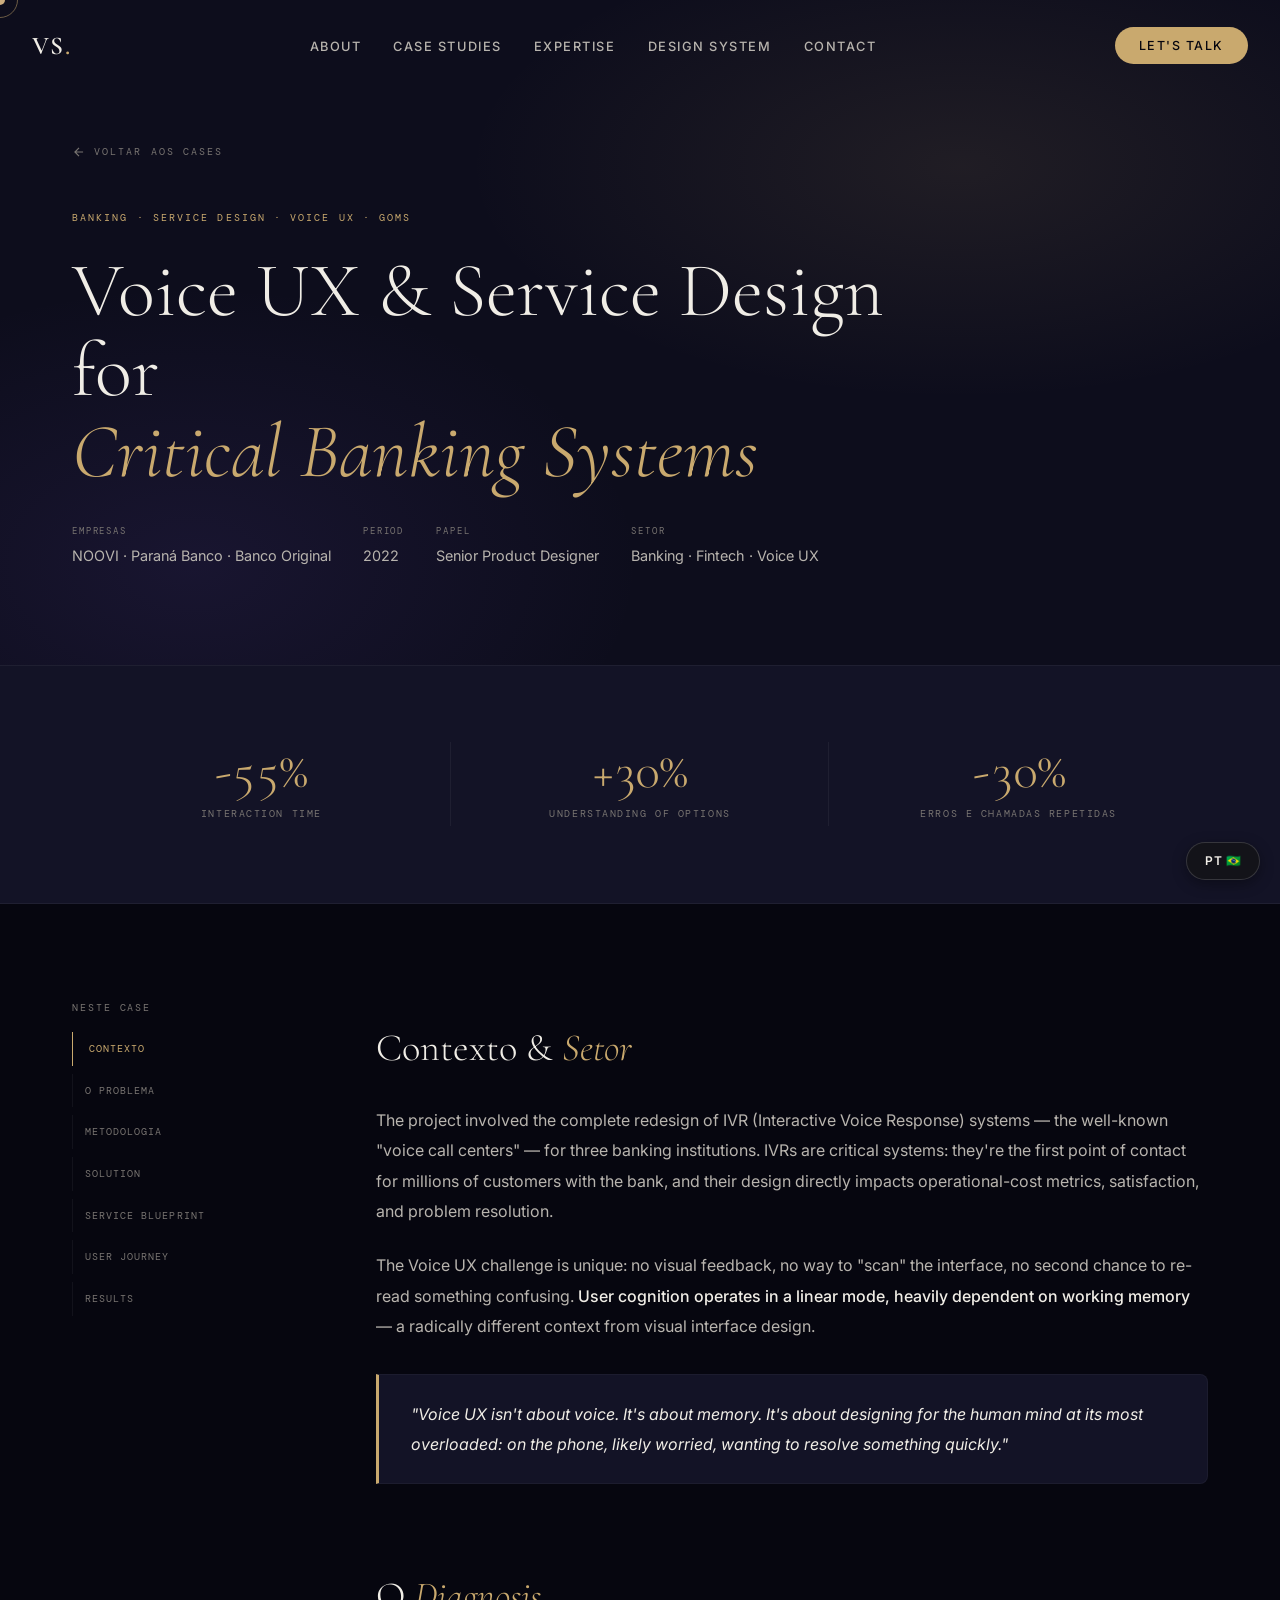
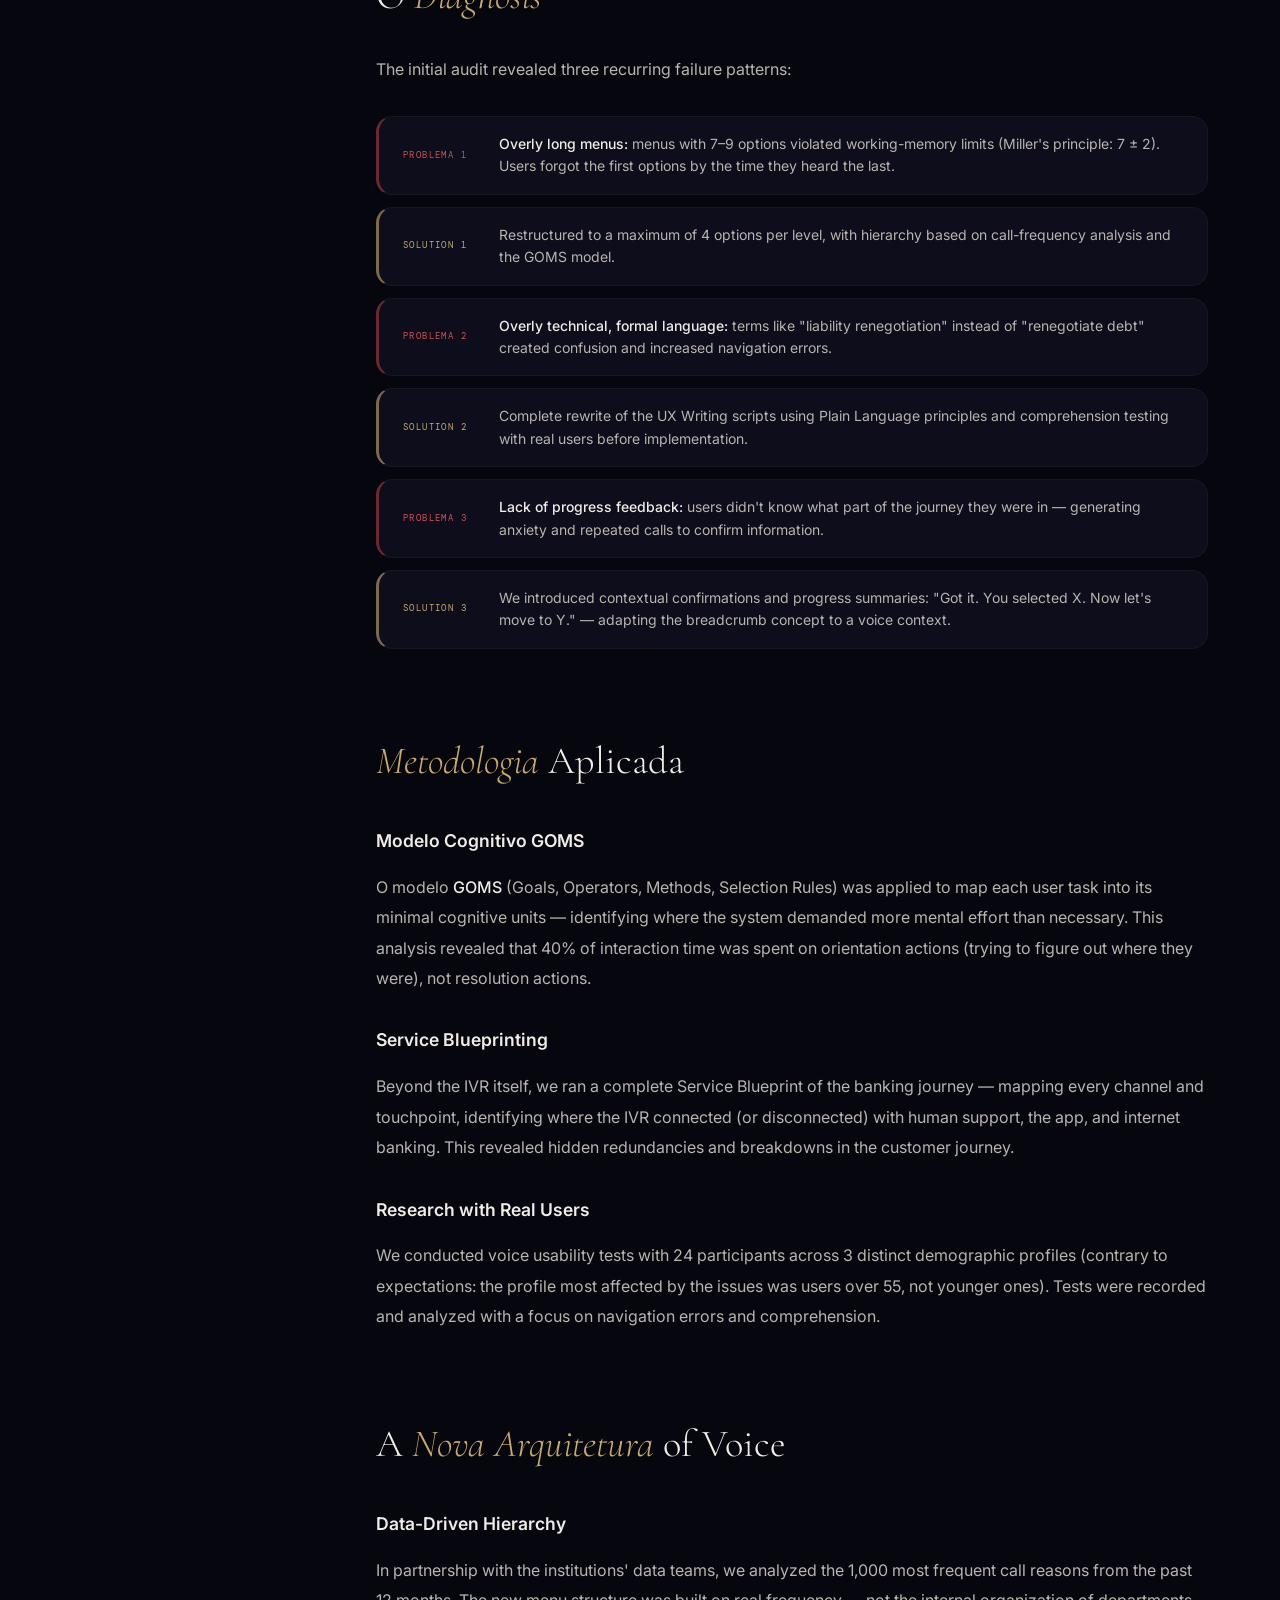
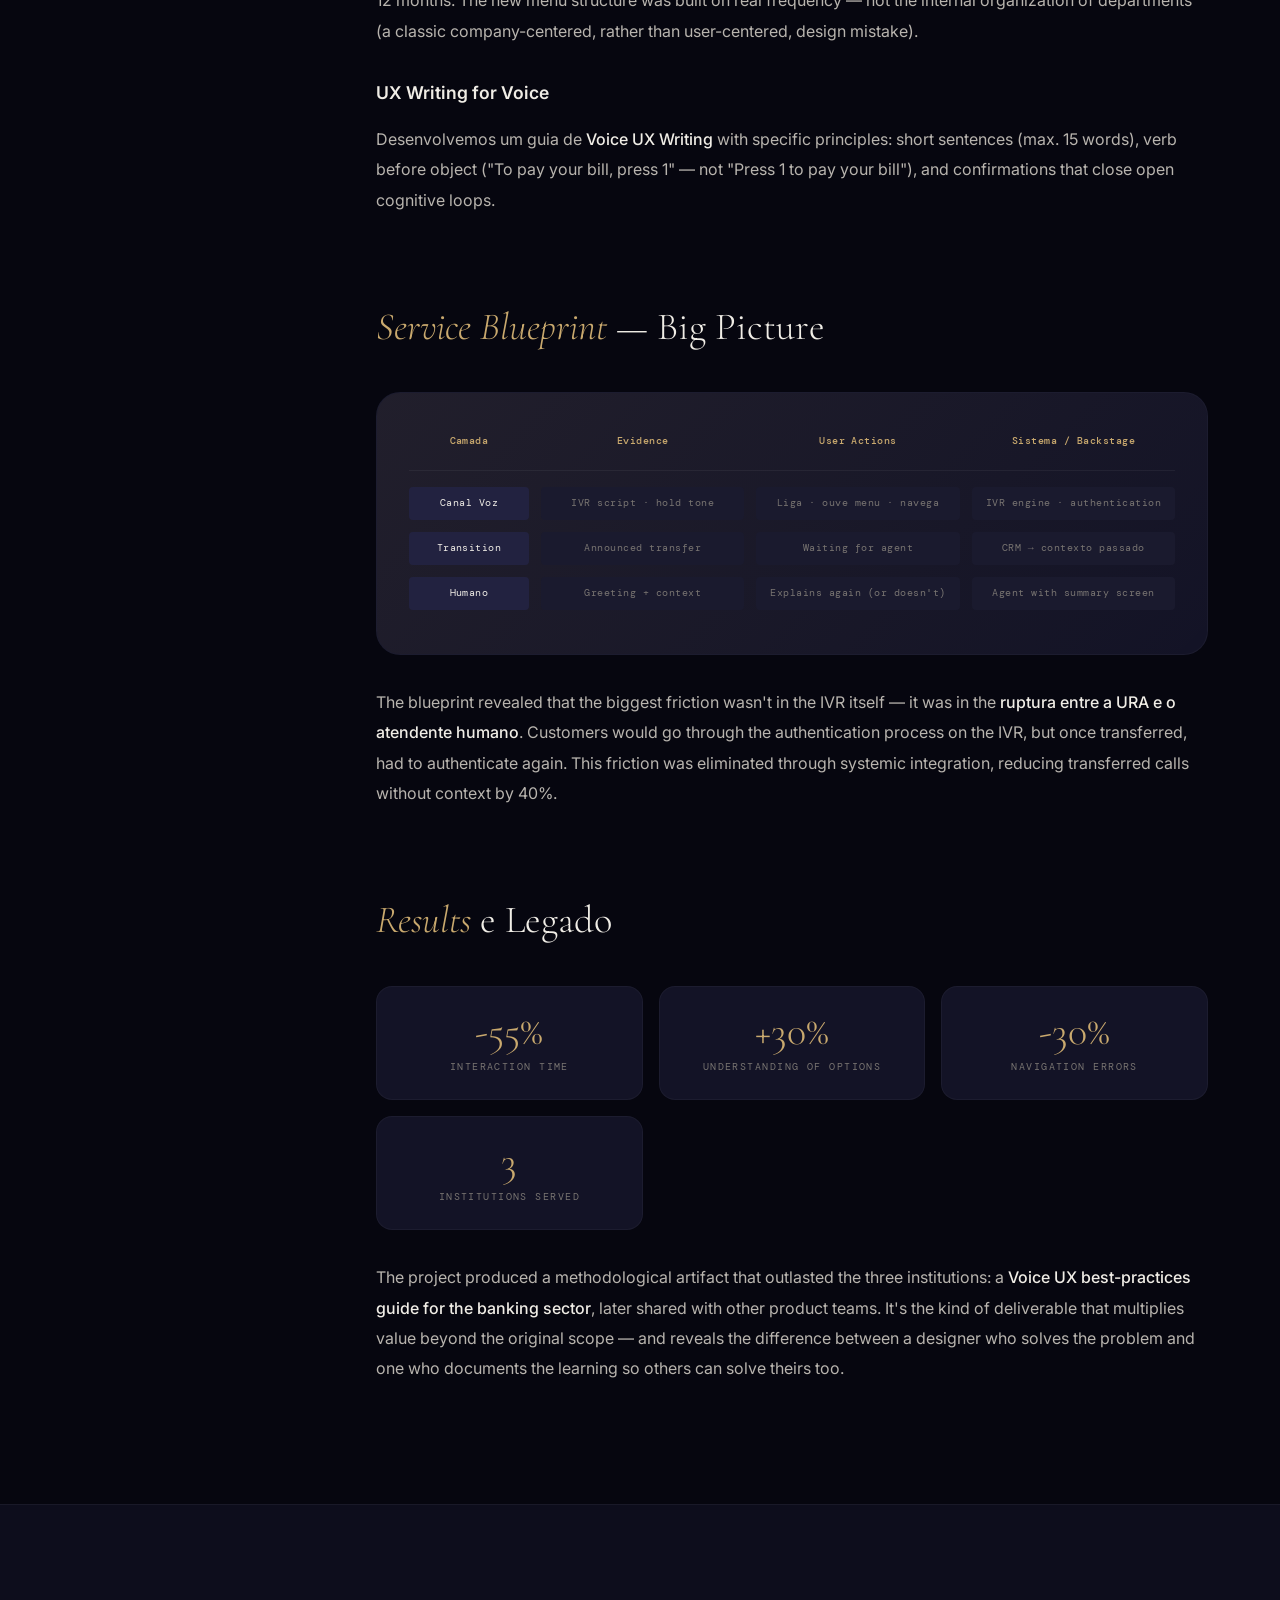
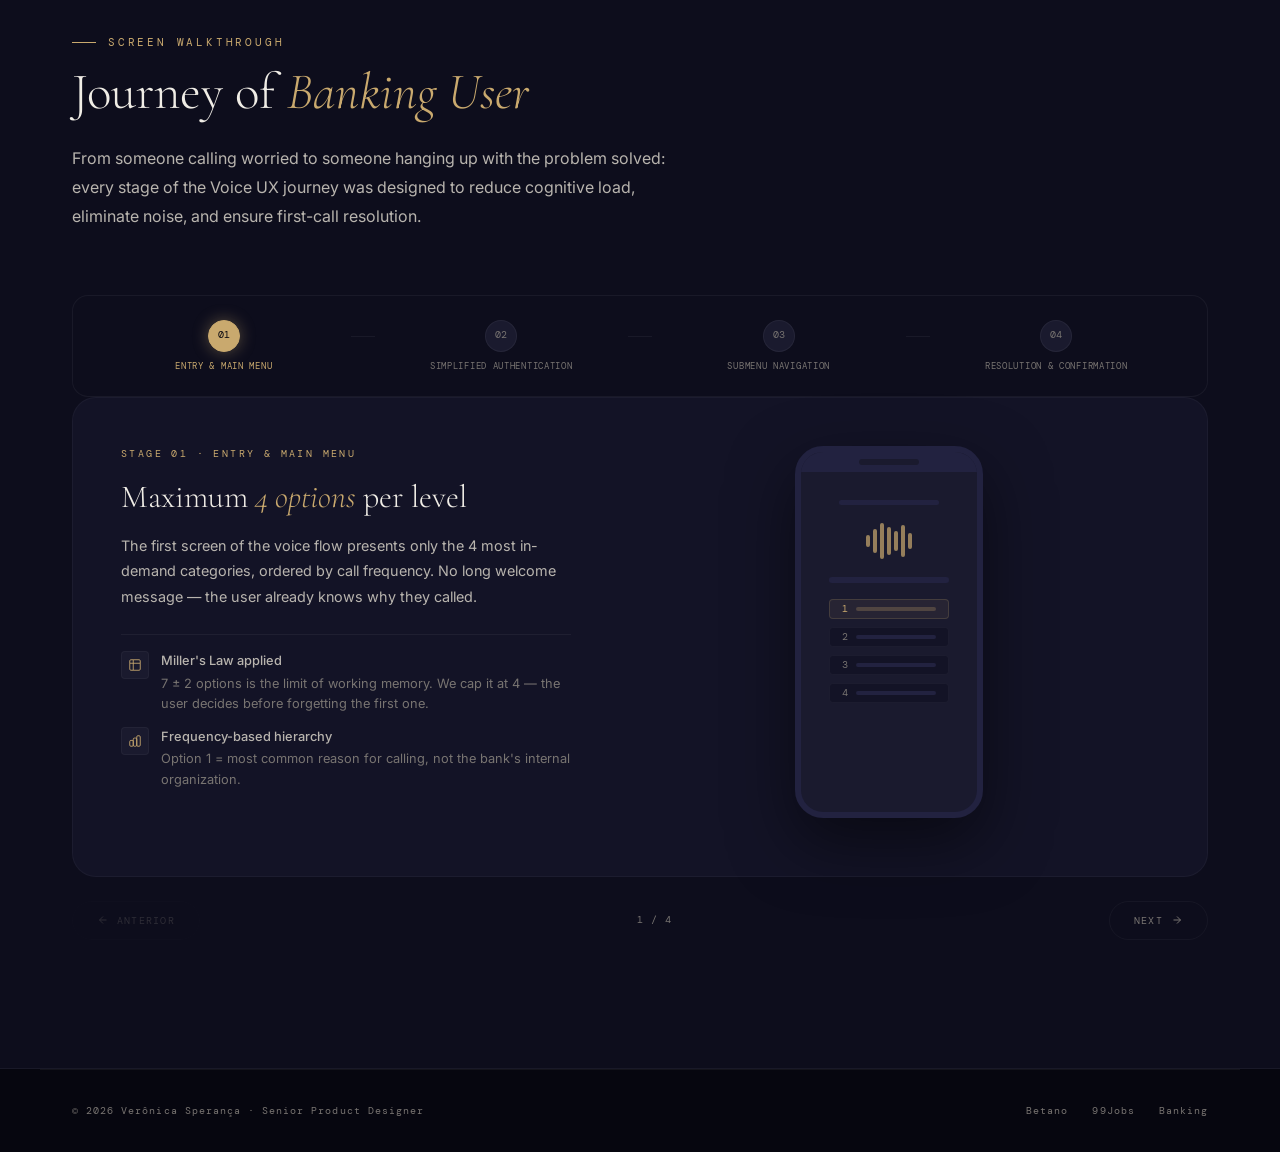
<file: en/case-banking.html>
<!DOCTYPE html>
<html lang="en">
<head>
<meta charset="utf-8"/>
<meta content="width=device-width, initial-scale=1.0" name="viewport"/>
<title>Banking Case Study — Verônica Sperança</title>
<meta content="Voice UX &amp; Service Design for critical banking systems: -55% interaction time, -30% errors. Senior Product Designer — Verônica Sperança." name="description"/>
<link href="https://fonts.googleapis.com" rel="preconnect"/>
<link crossorigin="" href="https://fonts.gstatic.com" rel="preconnect"/>
<link href="https://fonts.googleapis.com/css2?family=Cormorant+Garamond:ital,wght@0,300;0,400;0,600;1,300;1,400;1,600&amp;family=Inter:wght@300;400;500;600;700&amp;family=DM+Mono:wght@400;500&amp;display=swap" rel="stylesheet"/>
<link href="style.css" rel="stylesheet"/>
<style>
    .case-hero { position:relative;min-height:70vh;display:flex;align-items:flex-end;overflow:hidden;padding-bottom:var(--sp-24);background:var(--surface-1); }
    .case-hero__bg { position:absolute;inset:0;background:radial-gradient(ellipse 55% 50% at 75% 25%, rgba(201,169,110,0.1) 0%, transparent 70%),radial-gradient(ellipse 50% 60% at 15% 85%, rgba(109,79,194,0.12) 0%, transparent 70%); }
    .case-hero__content { position:relative;z-index:2;width:100%;max-width:var(--container);margin:0 auto;padding:140px var(--container-pad) 0; }
    .case-hero__back { display:inline-flex;align-items:center;gap:var(--sp-2);font-family:var(--font-mono);font-size:.65rem;letter-spacing:.2em;text-transform:uppercase;color:var(--text-3);transition:color var(--t-base);margin-bottom:var(--sp-12); }
    .case-hero__back:hover { color:var(--gold); }
    .case-hero__back svg { transition:transform var(--t-spring); }
    .case-hero__back:hover svg { transform:translateX(-4px); }
    .case-hero__tag { font-family:var(--font-mono);font-size:.65rem;letter-spacing:.2em;text-transform:uppercase;color:var(--gold);margin-bottom:var(--sp-6); }
    .case-hero__title { font-family:var(--font-display);font-size:clamp(2.5rem,6vw,5.5rem);font-weight:300;line-height:1.05;color:var(--text-1);margin-bottom:var(--sp-8);max-width:900px; }
    .case-hero__title em { color:var(--gold);font-style:italic; }
    .case-hero__meta { display:flex;gap:var(--sp-8);flex-wrap:wrap; }
    .case-hero__meta-item { display:flex;flex-direction:column;gap:4px; }
    .case-hero__meta-label { font-family:var(--font-mono);font-size:.58rem;letter-spacing:.2em;text-transform:uppercase;color:var(--text-3); }
    .case-hero__meta-value { font-size:.9rem;color:var(--text-2); }
    .case-metrics-bar { background:var(--surface-2);border-top:1px solid var(--border-soft);border-bottom:1px solid var(--border-soft);padding:var(--sp-12) 0; }
    .case-metrics-bar .metrics__grid { grid-template-columns:repeat(3,1fr); }
    .case-article { max-width:var(--container);margin:0 auto;padding:var(--sp-24) var(--container-pad);display:grid;grid-template-columns:240px 1fr;gap:var(--sp-16);align-items:start; }
    .case-toc { position:sticky;top:120px; }
    .case-toc__title { font-family:var(--font-mono);font-size:.6rem;letter-spacing:.2em;text-transform:uppercase;color:var(--text-3);margin-bottom:var(--sp-4); }
    .case-content h2 { font-family:var(--font-display);font-size:clamp(1.8rem,3vw,2.8rem);font-weight:300;color:var(--text-1);margin-bottom:var(--sp-6);margin-top:var(--sp-16);padding-top:var(--sp-4); }
    .case-content h2:first-child { margin-top:0; }
    .case-content h2 em { color:var(--gold);font-style:italic; }
    .case-content h3 { font-family:var(--font-body);font-size:1.1rem;font-weight:600;color:var(--text-1);margin-bottom:var(--sp-4);margin-top:var(--sp-8); }
    .case-content p { color:var(--text-2);font-size:1rem;line-height:1.9;margin-bottom:var(--sp-6); }
    .case-content strong { color:var(--text-1);font-weight:500; }
    .case-content ul { list-style:none;margin-bottom:var(--sp-8);display:flex;flex-direction:column;gap:var(--sp-3); }
    .case-content ul li { display:flex;gap:var(--sp-3);align-items:flex-start;font-size:.95rem;color:var(--text-2);line-height:1.75; }
    .case-content ul li::before { content:'→';color:var(--gold);flex-shrink:0;margin-top:2px; }
    .case-highlight { background:var(--surface-2);border:1px solid var(--border-card);border-left:3px solid var(--gold);border-radius:0 var(--r-md) var(--r-md) 0;padding:var(--sp-6) var(--sp-8);margin:var(--sp-8) 0; }
    .case-highlight p { margin:0;font-size:1rem;font-style:italic;color:var(--text-1); }
    .result-grid { display:grid;grid-template-columns:repeat(auto-fit,minmax(200px,1fr));gap:var(--sp-4);margin:var(--sp-8) 0; }
    .result-card { background:var(--surface-2);border:1px solid var(--border-card);border-radius:var(--r-lg);padding:var(--sp-6);text-align:center;transition:all var(--t-ease); }
    .result-card:hover { border-color:var(--gold-border);background:var(--gold-glow); }
    .result-card__value { font-family:var(--font-display);font-size:2.5rem;font-weight:300;color:var(--gold);line-height:1;margin-bottom:var(--sp-2); }
    .result-card__label { font-family:var(--font-mono);font-size:.6rem;letter-spacing:.15em;text-transform:uppercase;color:var(--text-3); }
    /* URA flow visual */
    .ura-flow { display:flex;flex-direction:column;gap:var(--sp-3);margin:var(--sp-8) 0; }
    .ura-flow__step { display:flex;align-items:center;gap:var(--sp-4);background:var(--surface-1);border:1px solid var(--border-card);border-radius:var(--r-lg);padding:var(--sp-4) var(--sp-6);transition:all var(--t-base); }
    .ura-flow__step:hover { border-color:var(--gold-border); }
    .ura-flow__step--problem { border-left:3px solid rgba(255,80,80,.4); }
    .ura-flow__step--solution { border-left:3px solid rgba(201,169,110,.6); }
    .ura-flow__label { font-family:var(--font-mono);font-size:.58rem;letter-spacing:.15em;text-transform:uppercase;flex-shrink:0;width:80px; }
    .ura-flow__step--problem .ura-flow__label { color:rgba(255,100,100,.8); }
    .ura-flow__step--solution .ura-flow__label { color:var(--gold); }
    .ura-flow__text { font-size:.875rem;color:var(--text-2);line-height:1.6; }
    /* Blueprint visual */
    .blueprint-visual { background:var(--surface-2);border:1px solid var(--border-card);border-radius:var(--r-xl);padding:var(--sp-8);margin:var(--sp-8) 0;position:relative;overflow:hidden; }
    .blueprint-visual::before { content:'';position:absolute;inset:0;background:linear-gradient(135deg,var(--gold-glow),transparent); }
    .blueprint-row { position:relative;z-index:1;display:grid;grid-template-columns:120px 1fr 1fr 1fr;gap:var(--sp-3);margin-bottom:var(--sp-3);align-items:center; }
    .blueprint-row:first-child { border-bottom:1px solid var(--border-soft);padding-bottom:var(--sp-3);margin-bottom:var(--sp-4); }
    .blueprint-cell { font-family:var(--font-mono);font-size:.62rem;letter-spacing:.05em;color:var(--text-3);padding:var(--sp-2) var(--sp-3);background:var(--surface-3);border-radius:var(--r-sm);text-align:center; }
    .blueprint-cell--header { color:var(--gold);background:transparent;font-weight:500; }
    .blueprint-cell--highlight { color:var(--text-1);background:var(--surface-4); }
    @media (max-width:1024px) { .case-article { grid-template-columns:1fr; } .case-toc { display:none; } .case-metrics-bar .metrics__grid { grid-template-columns:repeat(2,1fr); } }
    @media (max-width:600px) { .case-metrics-bar .metrics__grid { grid-template-columns:1fr; } .blueprint-row { grid-template-columns:1fr; } }
  </style>
</head>
<body>

<style>
.lang-toggle{position:fixed;bottom:20px;right:20px;z-index:99999;background:rgba(20,20,25,0.9);backdrop-filter:blur(6px);color:#F0EDE6;padding:8px 18px;border-radius:999px;font-family:'Inter',sans-serif;font-size:12px;font-weight:600;letter-spacing:.04em;text-decoration:none;border:1px solid rgba(255,255,255,0.15);box-shadow:0 4px 14px rgba(0,0,0,0.35);transition:background .2s ease,transform .2s ease;}
.lang-toggle:hover{background:rgba(201,169,110,0.9);color:#111;transform:translateY(-1px);}
@media (max-width:640px){.lang-toggle{bottom:16px;right:16px;padding:7px 14px;font-size:11px;}}
</style>

<a href="../case-banking.html" class="lang-toggle" aria-label="Mudar para versão em português">PT 🇧🇷</a>

<div class="cursor"></div>
<div class="cursor-ring"></div>
<div id="readingProgress"></div>
<div class="scroll-progress" id="scrollProgress"></div>
<nav aria-label="Main navigation" class="nav" id="nav" role="navigation">
<a aria-label="Home" class="nav__logo" href="index.html">VS<span class="nav__logo-dot">.</span></a>
<ul class="nav__links" role="list">
<li><a class="nav__link" href="index.html#sobre">About</a></li>
<li><a class="nav__link" href="index.html#cases">Case Studies</a></li>
<li><a class="nav__link" href="index.html#expertise">Expertise</a></li>
<li><a class="nav__link" href="index.html#ds">Design System</a></li>
<li><a class="nav__link" href="index.html#contato">Contact</a></li>
</ul>
<a class="nav__cta" href="index.html#contato">Let's talk</a>
<button aria-expanded="false" aria-label="Menu" class="nav__menu-btn" id="menuBtn"><span></span><span></span><span></span></button>
</nav>
<div aria-modal="true" class="mobile-menu" id="mobileMenu" role="dialog">
<ul role="list">
<li><a href="index.html#sobre">About</a></li>
<li><a href="index.html#cases">Case Studies</a></li>
<li><a href="index.html#expertise">Expertise</a></li>
<li><a href="index.html#ds">Design System</a></li>
<li><a href="index.html#contato">Contact</a></li>
</ul>
</div>
<!-- HERO -->
<section aria-label="Case Banking" class="case-hero">
<div aria-hidden="true" class="case-hero__bg"></div>
<div class="case-hero__content">
<a class="case-hero__back" href="index.html#cases">
<svg aria-hidden="true" fill="none" height="14" stroke="currentColor" stroke-width="2" viewbox="0 0 24 24" width="14"><path d="M19 12H5M12 19l-7-7 7-7"></path></svg>
        Voltar aos Cases
      </a>
<div class="case-hero__tag">Banking · Service Design · Voice UX · GOMS</div>
<h1 class="case-hero__title">
        Voice UX &amp; Service Design for<br/>
<em>Critical Banking Systems</em>
</h1>
<div class="case-hero__meta">
<div class="case-hero__meta-item">
<span class="case-hero__meta-label">Empresas</span>
<span class="case-hero__meta-value">NOOVI · Paraná Banco · Banco Original</span>
</div>
<div class="case-hero__meta-item">
<span class="case-hero__meta-label">Period</span>
<span class="case-hero__meta-value">2022</span>
</div>
<div class="case-hero__meta-item">
<span class="case-hero__meta-label">Papel</span>
<span class="case-hero__meta-value">Senior Product Designer</span>
</div>
<div class="case-hero__meta-item">
<span class="case-hero__meta-label">Setor</span>
<span class="case-hero__meta-value">Banking · Fintech · Voice UX</span>
</div>
</div>
</div>
</section>
<!-- METRICS BAR -->
<div aria-label="Project results" class="case-metrics-bar">
<div class="container">
<div class="metrics__grid">
<div class="metric-item">
<div class="metric-item__number">-<span class="counter" data-target="55">0</span>%</div>
<div class="metric-item__label">Interaction Time</div>
</div>
<div class="metric-item">
<div class="metric-item__number">+<span class="counter" data-target="30">0</span>%</div>
<div class="metric-item__label">Understanding of Options</div>
</div>
<div class="metric-item">
<div class="metric-item__number">-<span class="counter" data-target="30">0</span>%</div>
<div class="metric-item__label">Erros e Chamadas Repetidas</div>
</div>
</div>
</div>
</div>
<!-- ARTICLE -->
<div class="case-article">
<aside aria-label="Case study index" class="case-toc">
<div class="case-toc__title">Neste case</div>
<nav id="caseTOC">
<a href="#contexto">Contexto</a>
<a href="#problema">O Problema</a>
<a href="#metodologia">Metodologia</a>
<a href="#solucao">Solution</a>
<a href="#blueprint">Service Blueprint</a>
<a href="#jornada">User Journey</a>
<a href="#resultados">Results</a>
</nav>
</aside>
<article aria-label="Banking case study content" class="case-content">
<h2 id="contexto">Contexto &amp; <em>Setor</em></h2>
<p>
        The project involved the complete redesign of IVR (Interactive Voice Response) systems — the well-known "voice call centers" — for three banking institutions. IVRs are critical systems: they're the first point of contact for millions of customers with the bank, and their design directly impacts operational-cost metrics, satisfaction, and problem resolution.
      </p>
<p>
        The Voice UX challenge is unique: no visual feedback, no way to "scan" the interface, no second chance to re-read something confusing. <strong>User cognition operates in a linear mode, heavily dependent on working memory</strong> — a radically different context from visual interface design.
      </p>
<div class="case-highlight">
<p>"Voice UX isn't about voice. It's about memory. It's about designing for the human mind at its most overloaded: on the phone, likely worried, wanting to resolve something quickly."</p>
</div>
<h2 id="problema">O <em>Diagnosis</em></h2>
<p>The initial audit revealed three recurring failure patterns:</p>
<div aria-label="IVR problem and solution analysis" class="ura-flow">
<div class="ura-flow__step ura-flow__step--problem">
<span class="ura-flow__label">Problema 1</span>
<span class="ura-flow__text"><strong style="color:var(--text-1)">Overly long menus:</strong> menus with 7–9 options violated working-memory limits (Miller's principle: 7 ± 2). Users forgot the first options by the time they heard the last.</span>
</div>
<div class="ura-flow__step ura-flow__step--solution">
<span class="ura-flow__label">Solution 1</span>
<span class="ura-flow__text">Restructured to a maximum of 4 options per level, with hierarchy based on call-frequency analysis and the GOMS model.</span>
</div>
<div class="ura-flow__step ura-flow__step--problem">
<span class="ura-flow__label">Problema 2</span>
<span class="ura-flow__text"><strong style="color:var(--text-1)">Overly technical, formal language:</strong> terms like "liability renegotiation" instead of "renegotiate debt" created confusion and increased navigation errors.</span>
</div>
<div class="ura-flow__step ura-flow__step--solution">
<span class="ura-flow__label">Solution 2</span>
<span class="ura-flow__text">Complete rewrite of the UX Writing scripts using Plain Language principles and comprehension testing with real users before implementation.</span>
</div>
<div class="ura-flow__step ura-flow__step--problem">
<span class="ura-flow__label">Problema 3</span>
<span class="ura-flow__text"><strong style="color:var(--text-1)">Lack of progress feedback:</strong> users didn't know what part of the journey they were in — generating anxiety and repeated calls to confirm information.</span>
</div>
<div class="ura-flow__step ura-flow__step--solution">
<span class="ura-flow__label">Solution 3</span>
<span class="ura-flow__text">We introduced contextual confirmations and progress summaries: "Got it. You selected X. Now let's move to Y." — adapting the breadcrumb concept to a voice context.</span>
</div>
</div>
<h2 id="metodologia"><em>Metodologia</em> Aplicada</h2>
<h3>Modelo Cognitivo GOMS</h3>
<p>
        O modelo <strong>GOMS</strong> (Goals, Operators, Methods, Selection Rules) was applied to map each user task into its minimal cognitive units — identifying where the system demanded more mental effort than necessary. This analysis revealed that 40% of interaction time was spent on orientation actions (trying to figure out where they were), not resolution actions.
      </p>
<h3>Service Blueprinting</h3>
<p>
        Beyond the IVR itself, we ran a complete Service Blueprint of the banking journey — mapping every channel and touchpoint, identifying where the IVR connected (or disconnected) with human support, the app, and internet banking. This revealed hidden redundancies and breakdowns in the customer journey.
      </p>
<h3>Research with Real Users</h3>
<p>
        We conducted voice usability tests with 24 participants across 3 distinct demographic profiles (contrary to expectations: the profile most affected by the issues was users over 55, not younger ones). Tests were recorded and analyzed with a focus on navigation errors and comprehension.
      </p>
<h2 id="solucao">A <em>Nova Arquitetura</em> of Voice</h2>
<h3>Data-Driven Hierarchy</h3>
<p>
        In partnership with the institutions' data teams, we analyzed the 1,000 most frequent call reasons from the past 12 months. The new menu structure was built on real frequency — not the internal organization of departments (a classic company-centered, rather than user-centered, design mistake).
      </p>
<h3>UX Writing for Voice</h3>
<p>
        Desenvolvemos um guia de <strong>Voice UX Writing</strong> with specific principles: short sentences (max. 15 words), verb before object ("To pay your bill, press 1" — not "Press 1 to pay your bill"), and confirmations that close open cognitive loops.
      </p>
<h2 id="blueprint"><em>Service Blueprint</em> — Big Picture</h2>
<div aria-label="Representation of the banking Service Blueprint" class="blueprint-visual">
<div class="blueprint-row">
<div class="blueprint-cell blueprint-cell--header">Camada</div>
<div class="blueprint-cell blueprint-cell--header">Evidence</div>
<div class="blueprint-cell blueprint-cell--header">User Actions</div>
<div class="blueprint-cell blueprint-cell--header">Sistema / Backstage</div>
</div>
<div class="blueprint-row">
<div class="blueprint-cell blueprint-cell--highlight">Canal Voz</div>
<div class="blueprint-cell">IVR script · hold tone</div>
<div class="blueprint-cell">Liga · ouve menu · navega</div>
<div class="blueprint-cell">IVR engine · authentication</div>
</div>
<div class="blueprint-row">
<div class="blueprint-cell blueprint-cell--highlight">Transition</div>
<div class="blueprint-cell">Announced transfer</div>
<div class="blueprint-cell">Waiting for agent</div>
<div class="blueprint-cell">CRM → contexto passado</div>
</div>
<div class="blueprint-row">
<div class="blueprint-cell blueprint-cell--highlight">Humano</div>
<div class="blueprint-cell">Greeting + context</div>
<div class="blueprint-cell">Explains again (or doesn't)</div>
<div class="blueprint-cell">Agent with summary screen</div>
</div>
</div>
<p>
        The blueprint revealed that the biggest friction wasn't in the IVR itself — it was in the <strong>ruptura entre a URA e o atendente humano</strong>. Customers would go through the authentication process on the IVR, but once transferred, had to authenticate again. This friction was eliminated through systemic integration, reducing transferred calls without context by 40%.
      </p>
<h2 id="resultados"><em>Results</em> e Legado</h2>
<div class="result-grid">
<div class="result-card reveal">
<div class="result-card__value">-55%</div>
<div class="result-card__label">Interaction Time</div>
</div>
<div class="result-card reveal" data-delay="100">
<div class="result-card__value">+30%</div>
<div class="result-card__label">Understanding of Options</div>
</div>
<div class="result-card reveal" data-delay="200">
<div class="result-card__value">-30%</div>
<div class="result-card__label">Navigation Errors</div>
</div>
<div class="result-card reveal" data-delay="300">
<div class="result-card__value">3</div>
<div class="result-card__label">Institutions Served</div>
</div>
</div>
<p>
        The project produced a methodological artifact that outlasted the three institutions: a <strong>Voice UX best-practices guide for the banking sector</strong>, later shared with other product teams. It's the kind of deliverable that multiplies value beyond the original scope — and reveals the difference between a designer who solves the problem and one who documents the learning so others can solve theirs too.
      </p>
</article>
</div>
<!-- ====== JOURNEY / SCREEN DEMO SECTION ====== -->
<section aria-label="Screen walkthrough and banking user journey" class="journey-section" id="jornada">
<div class="container">
<div class="section-label">Screen Walkthrough</div>
<h2 class="section-title">Journey of <em>Banking User</em></h2>
<p class="journey-intro">
        From someone calling worried to someone hanging up with the problem solved: every stage of the Voice UX journey was designed to reduce cognitive load, eliminate noise, and ensure first-call resolution.
      </p>
<div aria-label="Banking IVR journey stepper" class="journey-stepper" role="region" tabindex="0">
<div class="journey-steps-row" role="tablist">
<div aria-selected="true" class="journey-step-dot active" role="tab" tabindex="0">
<div class="journey-step-dot__circle">01</div>
<div class="journey-step-dot__label">Entry &amp; Main Menu</div>
</div>
<div class="journey-connector"></div>
<div aria-selected="false" class="journey-step-dot" role="tab" tabindex="-1">
<div class="journey-step-dot__circle">02</div>
<div class="journey-step-dot__label">Simplified Authentication</div>
</div>
<div class="journey-connector"></div>
<div aria-selected="false" class="journey-step-dot" role="tab" tabindex="-1">
<div class="journey-step-dot__circle">03</div>
<div class="journey-step-dot__label">Submenu Navigation</div>
</div>
<div class="journey-connector"></div>
<div aria-selected="false" class="journey-step-dot" role="tab" tabindex="-1">
<div class="journey-step-dot__circle">04</div>
<div class="journey-step-dot__label">Resolution &amp; Confirmation</div>
</div>
</div>
<!-- ── PANEL 1: Menu Principal ── -->
<div class="screen-panel active" role="tabpanel">
<div class="screen-viewer">
<div class="screen-info">
<div class="screen-step-num">Stage 01 · Entry &amp; Main Menu</div>
<h3 class="screen-title">Maximum <em>4 options</em> per level</h3>
<p class="screen-desc">The first screen of the voice flow presents only the 4 most in-demand categories, ordered by call frequency. No long welcome message — the user already knows why they called.</p>
<div class="screen-principles">
<div class="screen-principle">
<div aria-hidden="true" class="screen-principle-icon">
<svg fill="none" height="14" stroke="currentColor" stroke-width="1.5" viewbox="0 0 24 24" width="14"><path d="M9 3H5a2 2 0 00-2 2v4m6-6h10a2 2 0 012 2v4M9 3v18m0 0h10a2 2 0 002-2V9M9 21H5a2 2 0 01-2-2V9m0 0h18"></path></svg>
</div>
<div class="screen-principle-text">
<strong>Miller's Law applied</strong>
                    7 ± 2 options is the limit of working memory. We cap it at 4 — the user decides before forgetting the first one.
                  </div>
</div>
<div class="screen-principle">
<div aria-hidden="true" class="screen-principle-icon">
<svg fill="none" height="14" stroke="currentColor" stroke-width="1.5" viewbox="0 0 24 24" width="14"><path d="M9 19v-6a2 2 0 00-2-2H5a2 2 0 00-2 2v6a2 2 0 002 2h2a2 2 0 002-2zm0 0V9a2 2 0 012-2h2a2 2 0 012 2v10m-6 0a2 2 0 002 2h2a2 2 0 002-2m0 0V5a2 2 0 012-2h2a2 2 0 012 2v14a2 2 0 01-2 2h-2a2 2 0 01-2-2z"></path></svg>
</div>
<div class="screen-principle-text">
<strong>Frequency-based hierarchy</strong>
                    Option 1 = most common reason for calling, not the bank's internal organization.
                  </div>
</div>
</div>
</div>
<div class="screen-device screen-device--mobile">
<div class="device-frame">
<div class="device-notch"></div>
<div class="device-content">
<!-- Voice wave visualization -->
<div class="ui-voice">
<div style="height:5px;width:100px;background:var(--surface-4);border-radius:var(--r-full);"></div>
<div class="ui-voice__wave">
<div class="ui-voice__bar"></div>
<div class="ui-voice__bar"></div>
<div class="ui-voice__bar"></div>
<div class="ui-voice__bar"></div>
<div class="ui-voice__bar"></div>
<div class="ui-voice__bar"></div>
<div class="ui-voice__bar"></div>
</div>
<div class="ui-voice__label"></div>
<!-- Menu options -->
<div class="ui-voice__option">
<div class="ui-voice__option-item active" style="display:flex;align-items:center;padding:0 var(--sp-3);gap:var(--sp-2);">
<div style="font-family:var(--font-mono);font-size:.6rem;color:var(--gold);flex-shrink:0;">1</div>
<div style="height:4px;flex:1;background:var(--gold-dim);border-radius:var(--r-full);"></div>
</div>
<div class="ui-voice__option-item" style="display:flex;align-items:center;padding:0 var(--sp-3);gap:var(--sp-2);">
<div style="font-family:var(--font-mono);font-size:.6rem;color:var(--text-3);flex-shrink:0;">2</div>
<div style="height:4px;flex:1;background:var(--surface-4);border-radius:var(--r-full);"></div>
</div>
<div class="ui-voice__option-item" style="display:flex;align-items:center;padding:0 var(--sp-3);gap:var(--sp-2);">
<div style="font-family:var(--font-mono);font-size:.6rem;color:var(--text-3);flex-shrink:0;">3</div>
<div style="height:4px;flex:1;background:var(--surface-4);border-radius:var(--r-full);width:80%;"></div>
</div>
<div class="ui-voice__option-item" style="display:flex;align-items:center;padding:0 var(--sp-3);gap:var(--sp-2);">
<div style="font-family:var(--font-mono);font-size:.6rem;color:var(--text-3);flex-shrink:0;">4</div>
<div style="height:4px;flex:1;background:var(--surface-4);border-radius:var(--r-full);width:70%;"></div>
</div>
</div>
</div>
</div>
</div>
</div>
</div>
</div>
<!-- ── PANEL 2: Autenticação ── -->
<div class="screen-panel" role="tabpanel">
<div class="screen-viewer">
<div class="screen-info">
<div class="screen-step-num">Stage 02 · Simplified Authentication</div>
<h3 class="screen-title">Autenticar sem <em>repeating what was already said</em></h3>
<p class="screen-desc">Authentication was invisibly built into the flow: a session token follows the user from the IVR to the human agent. When transferred, the customer doesn't need to authenticate again.</p>
<div class="screen-principles">
<div class="screen-principle">
<div aria-hidden="true" class="screen-principle-icon">
<svg fill="none" height="14" stroke="currentColor" stroke-width="1.5" viewbox="0 0 24 24" width="14"><path d="M12 15v2m-6 4h12a2 2 0 002-2v-6a2 2 0 00-2-2H6a2 2 0 00-2 2v6a2 2 0 002 2zm10-10V7a4 4 0 00-8 0v4h8z"></path></svg>
</div>
<div class="screen-principle-text">
<strong>Contexto persistente</strong>
                    CRM integrated with the IVR: the agent receives the full call history before even saying "hello."
                  </div>
</div>
<div class="screen-principle">
<div aria-hidden="true" class="screen-principle-icon">
<svg fill="none" height="14" stroke="currentColor" stroke-width="1.5" viewbox="0 0 24 24" width="14"><path d="M13 10V3L4 14h7v7l9-11h-7z"></path></svg>
</div>
<div class="screen-principle-text">
<strong>Single-step authentication</strong>
                    Reduced from 3 fields to 1 — national ID or voice biometrics, no additional security code.
                  </div>
</div>
</div>
</div>
<div class="screen-device screen-device--mobile">
<div class="device-frame">
<div class="device-notch"></div>
<div class="device-content">
<div class="ui-voice">
<div style="height:5px;width:80px;background:var(--surface-4);border-radius:var(--r-full);"></div>
<!-- Biometric wave -->
<div style="width:56px;height:56px;border-radius:50%;background:var(--surface-2);border:2px solid var(--gold-border);display:flex;align-items:center;justify-content:center;position:relative;">
<div style="width:24px;height:24px;border-radius:50%;background:var(--gold-dim);border:1.5px solid var(--gold);animation:nodePing 1.5s ease-out infinite;"></div>
</div>
<div style="height:5px;width:120px;background:var(--gold-dim);border-radius:var(--r-full);"></div>
<!-- Auth progress -->
<div style="width:100%;background:var(--surface-2);border-radius:var(--r-md);padding:var(--sp-3);border:1px solid var(--gold-border);">
<div style="display:flex;justify-content:space-between;margin-bottom:var(--sp-2);">
<div style="height:4px;width:80px;background:var(--surface-4);border-radius:var(--r-full);"></div>
<div style="height:4px;width:30px;background:var(--gold-dim);border-radius:var(--r-full);"></div>
</div>
<div class="ui-progress__track"><div class="ui-progress__fill" data-width="100" style="width:100%;"></div></div>
</div>
<div style="height:5px;width:100px;background:var(--surface-4);border-radius:var(--r-full);"></div>
</div>
</div>
</div>
</div>
</div>
</div>
<!-- ── PANEL 3: Submenu ── -->
<div class="screen-panel" role="tabpanel">
<div class="screen-viewer">
<div class="screen-info">
<div class="screen-step-num">Stage 03 · Submenu Navigation</div>
<h3 class="screen-title">Breadcrumb <em>por voz</em></h3>
<p class="screen-desc">When entering any submenu, the system confirms the path taken: "You're in Cards &gt; Statement." This orientation feedback, uncommon in IVR systems, reduced navigation errors caused by disorientation by 40%.</p>
<div class="screen-principles">
<div class="screen-principle">
<div aria-hidden="true" class="screen-principle-icon">
<svg fill="none" height="14" stroke="currentColor" stroke-width="1.5" viewbox="0 0 24 24" width="14"><path d="M3 12l2-2m0 0l7-7 7 7M5 10v10a1 1 0 001 1h3m10-11l2 2m-2-2v10a1 1 0 01-1 1h-3m-6 0a1 1 0 001-1v-4a1 1 0 011-1h2a1 1 0 011 1v4a1 1 0 001 1m-6 0h6"></path></svg>
</div>
<div class="screen-principle-text">
<strong>GOMS Model — orientation</strong>
                    40% of the time on the old IVR was spent navigating. The verbal breadcrumb eliminates this cognitive load.
                  </div>
</div>
<div class="screen-principle">
<div aria-hidden="true" class="screen-principle-icon">
<svg fill="none" height="14" stroke="currentColor" stroke-width="1.5" viewbox="0 0 24 24" width="14"><path d="M15 19l-7-7 7-7"></path></svg>
</div>
<div class="screen-principle-text">
<strong>"Back" always available</strong>
                    "Press star to go back to the previous menu" — present in every submenu, no need to hang up.
                  </div>
</div>
</div>
</div>
<div class="screen-device screen-device--desktop">
<div class="device-frame">
<div class="device-bar"><div class="device-bar__dots"><div class="device-bar__dot"></div><div class="device-bar__dot"></div><div class="device-bar__dot"></div></div><div class="device-bar__url"></div></div>
<div class="device-content">
<!-- Call visualization panel -->
<div style="display:grid;grid-template-columns:1fr 1fr;gap:var(--sp-3);">
<!-- Flow visualization -->
<div>
<div style="height:5px;width:80px;background:var(--surface-4);border-radius:var(--r-full);margin-bottom:var(--sp-3);"></div>
<!-- Breadcrumb path -->
<div style="display:flex;align-items:center;gap:4px;margin-bottom:var(--sp-3);">
<div style="height:16px;padding:0 6px;background:var(--surface-4);border-radius:var(--r-sm);display:flex;align-items:center;"><div style="height:3px;width:30px;background:var(--text-3);border-radius:var(--r-full);"></div></div>
<div style="color:var(--text-3);font-size:10px;">›</div>
<div style="height:16px;padding:0 6px;background:var(--surface-4);border-radius:var(--r-sm);display:flex;align-items:center;"><div style="height:3px;width:25px;background:var(--text-3);border-radius:var(--r-full);"></div></div>
<div style="color:var(--gold);font-size:10px;">›</div>
<div style="height:16px;padding:0 6px;background:var(--gold-dim);border:1px solid var(--gold-border);border-radius:var(--r-sm);display:flex;align-items:center;"><div style="height:3px;width:20px;background:var(--gold);border-radius:var(--r-full);"></div></div>
</div>
<!-- Submenu options -->
<div style="display:flex;flex-direction:column;gap:var(--sp-2);">
<div class="ui-voice__option-item" style="display:flex;align-items:center;padding:0 var(--sp-3);gap:var(--sp-2);height:24px;">
<div style="font-family:var(--font-mono);font-size:.6rem;color:var(--gold);flex-shrink:0;">1</div>
<div style="height:4px;flex:1;background:var(--surface-4);border-radius:var(--r-full);"></div>
</div>
<div class="ui-voice__option-item active" style="display:flex;align-items:center;padding:0 var(--sp-3);gap:var(--sp-2);height:24px;">
<div style="font-family:var(--font-mono);font-size:.6rem;color:var(--gold);flex-shrink:0;">2</div>
<div style="height:4px;flex:1;background:var(--gold-dim);border-radius:var(--r-full);"></div>
</div>
<div class="ui-voice__option-item" style="display:flex;align-items:center;padding:0 var(--sp-3);gap:var(--sp-2);height:24px;">
<div style="font-family:var(--font-mono);font-size:.6rem;color:var(--text-3);flex-shrink:0;">3</div>
<div style="height:4px;flex:1;background:var(--surface-4);border-radius:var(--r-full);"></div>
</div>
<div class="ui-voice__option-item" style="display:flex;align-items:center;padding:0 var(--sp-3);gap:var(--sp-2);height:24px;">
<div style="font-family:var(--font-mono);font-size:.6rem;color:var(--text-3);flex-shrink:0;">★</div>
<div style="height:4px;width:80px;background:var(--surface-4);border-radius:var(--r-full);"></div>
</div>
</div>
</div>
<!-- Agent view -->
<div style="background:var(--surface-2);border-radius:var(--r-md);padding:var(--sp-3);border:1px solid var(--border-soft);">
<div style="height:4px;width:60px;background:var(--surface-4);border-radius:var(--r-full);margin-bottom:var(--sp-2);"></div>
<div style="display:flex;align-items:center;gap:var(--sp-2);margin-bottom:var(--sp-2);">
<div style="width:20px;height:20px;border-radius:50%;background:var(--gold-dim);border:1px solid var(--gold-border);flex-shrink:0;"></div>
<div style="flex:1;"><div style="height:4px;background:var(--surface-4);border-radius:var(--r-full);margin-bottom:3px;width:70%;"></div><div style="height:3px;background:var(--surface-4);border-radius:var(--r-full);width:50%;"></div></div>
</div>
<div style="display:flex;flex-direction:column;gap:4px;">
<div style="height:4px;background:var(--surface-4);border-radius:var(--r-full);"></div>
<div style="height:4px;background:var(--surface-4);border-radius:var(--r-full);width:80%;"></div>
<div style="height:4px;background:var(--gold-dim);border-radius:var(--r-full);width:60%;"></div>
</div>
</div>
</div>
</div>
</div>
</div>
</div>
</div>
<!-- ── PANEL 4: Resolução ── -->
<div class="screen-panel" role="tabpanel">
<div class="screen-viewer">
<div class="screen-info">
<div class="screen-step-num">Stage 04 · Resolution &amp; Confirmation</div>
<h3 class="screen-title">Loop cognitivo <em>fechado</em> with confirmation</h3>
<p class="screen-desc">Every completed transaction is confirmed with a verbal summary and the option to receive a receipt by SMS or email. The user hangs up with certainty — not wondering whether what they asked for actually happened.</p>
<div class="screen-principles">
<div class="screen-principle">
<div aria-hidden="true" class="screen-principle-icon">
<svg fill="none" height="14" stroke="currentColor" stroke-width="1.5" viewbox="0 0 24 24" width="14"><path d="M9 12l2 2 4-4m6 2a9 9 0 11-18 0 9 9 0 0118 0z"></path></svg>
</div>
<div class="screen-principle-text">
<strong>Fechamento cognitivo</strong>
                    "Your payment of R$XX has been scheduled for XX/XX" — a complete sentence closes the attention loop opened by the reason for the call.
                  </div>
</div>
<div class="screen-principle">
<div aria-hidden="true" class="screen-principle-icon">
<svg fill="none" height="14" stroke="currentColor" stroke-width="1.5" viewbox="0 0 24 24" width="14"><path d="M3 8l7.89 5.26a2 2 0 002.22 0L21 8M5 19h14a2 2 0 002-2V7a2 2 0 00-2-2H5a2 2 0 00-2 2v10a2 2 0 002 2z"></path></svg>
</div>
<div class="screen-principle-text">
<strong>Comprovante multicanal</strong>
                    SMS or email offered at the end — eliminates next-day confirmation calls.
                  </div>
</div>
</div>
</div>
<div class="screen-device screen-device--mobile">
<div class="device-frame">
<div class="device-notch"></div>
<div class="device-content">
<div class="ui-voice">
<!-- Success state -->
<div style="width:48px;height:48px;border-radius:50%;background:rgba(80,200,120,0.1);border:2px solid rgba(80,200,120,0.4);display:flex;align-items:center;justify-content:center;">
<svg fill="none" height="20" stroke="rgba(80,200,120,0.8)" stroke-width="2" viewbox="0 0 24 24" width="20"><path d="M9 12l2 2 4-4"></path><circle cx="12" cy="12" r="10"></circle></svg>
</div>
<div style="height:7px;width:120px;background:rgba(80,200,120,0.3);border-radius:var(--r-full);"></div>
<!-- Confirmation detail -->
<div style="width:100%;background:var(--surface-2);border-radius:var(--r-md);padding:var(--sp-3);border:1px solid var(--border-soft);">
<div style="display:flex;flex-direction:column;gap:6px;">
<div style="display:flex;justify-content:space-between;"><div style="height:4px;width:60px;background:var(--surface-4);border-radius:var(--r-full);"></div><div style="height:4px;width:40px;background:var(--gold-dim);border-radius:var(--r-full);"></div></div>
<div style="display:flex;justify-content:space-between;"><div style="height:4px;width:50px;background:var(--surface-4);border-radius:var(--r-full);"></div><div style="height:4px;width:45px;background:var(--surface-4);border-radius:var(--r-full);"></div></div>
</div>
</div>
<!-- SMS/email option -->
<div style="display:flex;gap:var(--sp-2);width:100%;">
<div style="flex:1;height:22px;background:var(--surface-3);border:1px solid var(--border-soft);border-radius:var(--r-sm);"></div>
<div style="flex:1;height:22px;background:var(--surface-3);border:1px solid var(--border-soft);border-radius:var(--r-sm);"></div>
</div>
<div style="height:4px;width:90px;background:var(--surface-4);border-radius:var(--r-full);"></div>
</div>
</div>
</div>
</div>
</div>
</div>
<!-- Controls -->
<div class="journey-controls">
<button aria-label="Etapa anterior" class="journey-btn journey-btn--prev" disabled="">
<svg aria-hidden="true" fill="none" height="12" stroke="currentColor" stroke-width="2" viewbox="0 0 24 24" width="12"><path d="M19 12H5M12 19l-7-7 7-7"></path></svg>
            Anterior
          </button>
<span class="journey-counter">1 / 4</span>
<button aria-label="Next stage" class="journey-btn journey-btn--next">
            Next
            <svg aria-hidden="true" fill="none" height="12" stroke="currentColor" stroke-width="2" viewbox="0 0 24 24" width="12"><path d="M5 12h14M12 5l7 7-7 7"></path></svg>
</button>
</div>
</div>
</div>
</section>
<footer role="contentinfo">
<p class="footer__copy">© 2026 Verônica Sperança · Senior Product Designer</p>
<div class="footer__links">
<a href="case-betano.html">Betano</a>
<a href="case-99jobs.html">99Jobs</a>
<a aria-current="page" href="case-banking.html">Banking</a>
</div>
</footer>
<script src="script.js"></script>
</body>
</html>
</file>
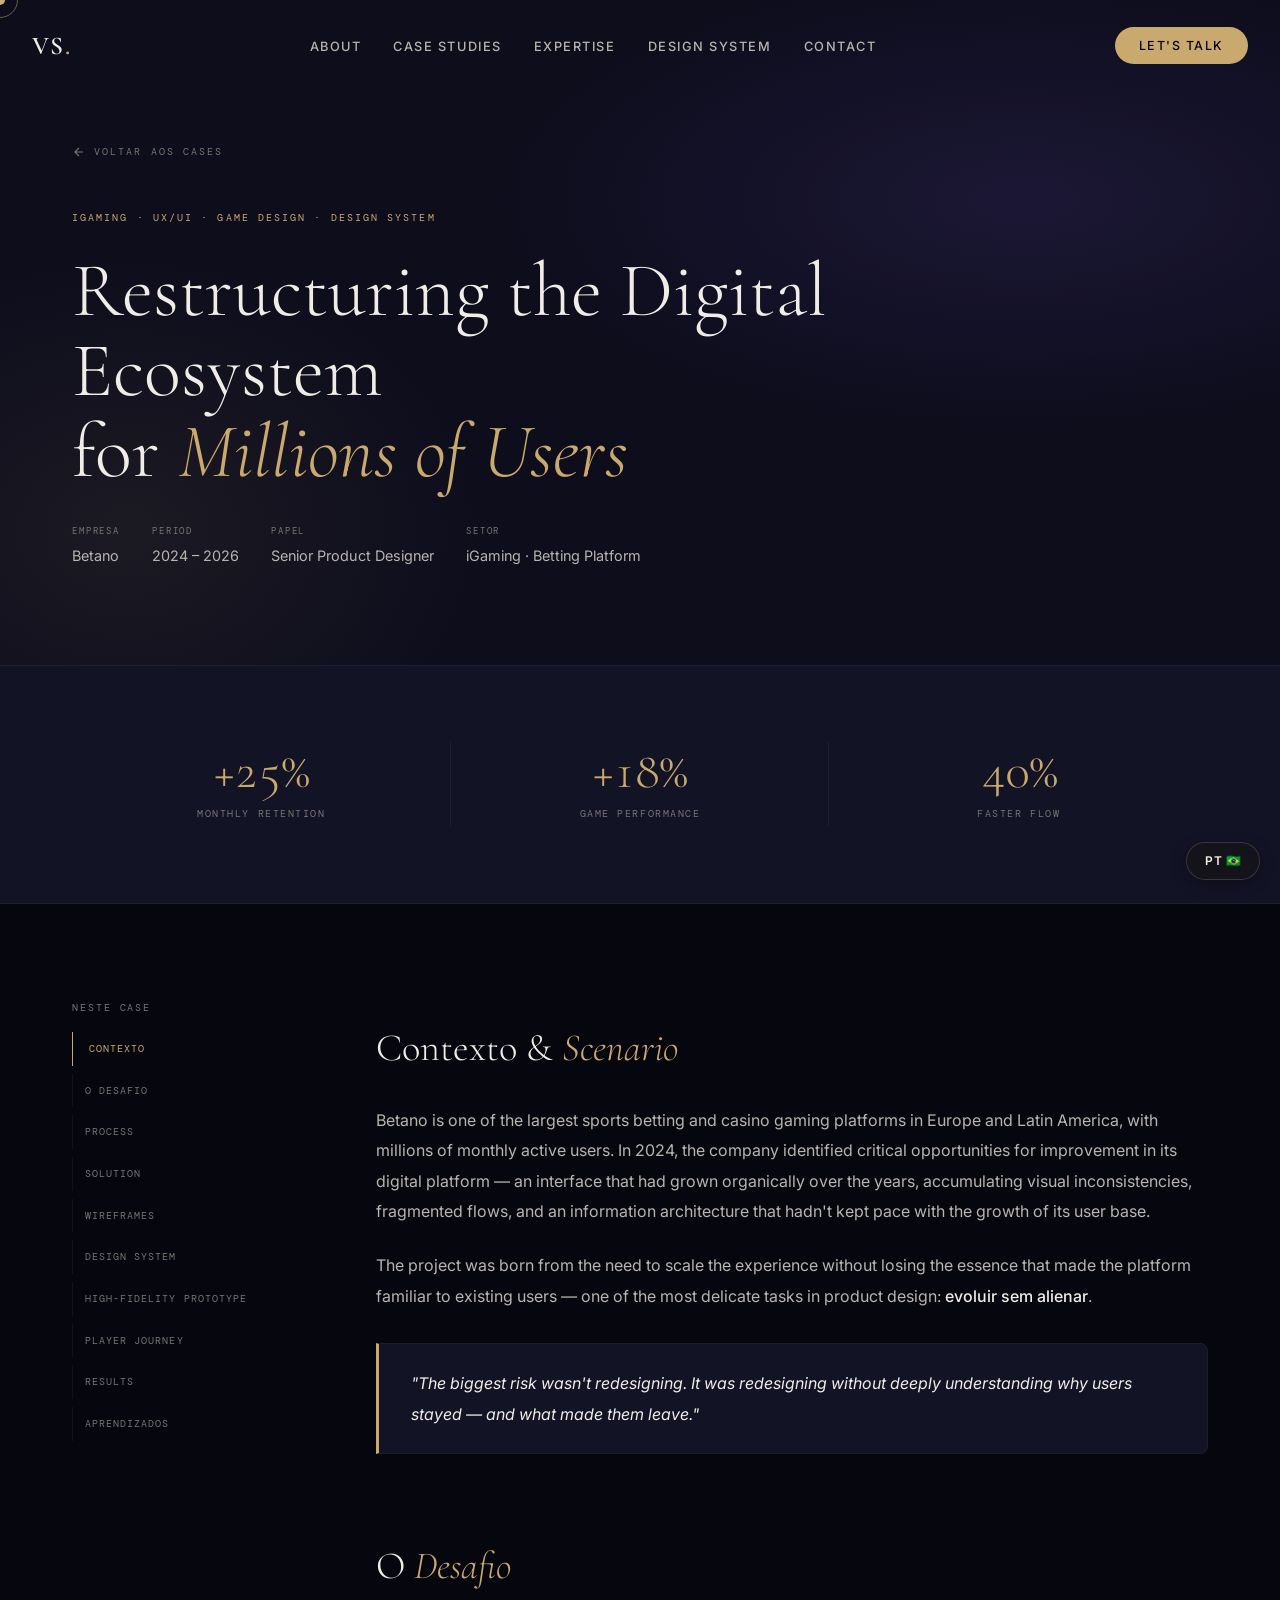
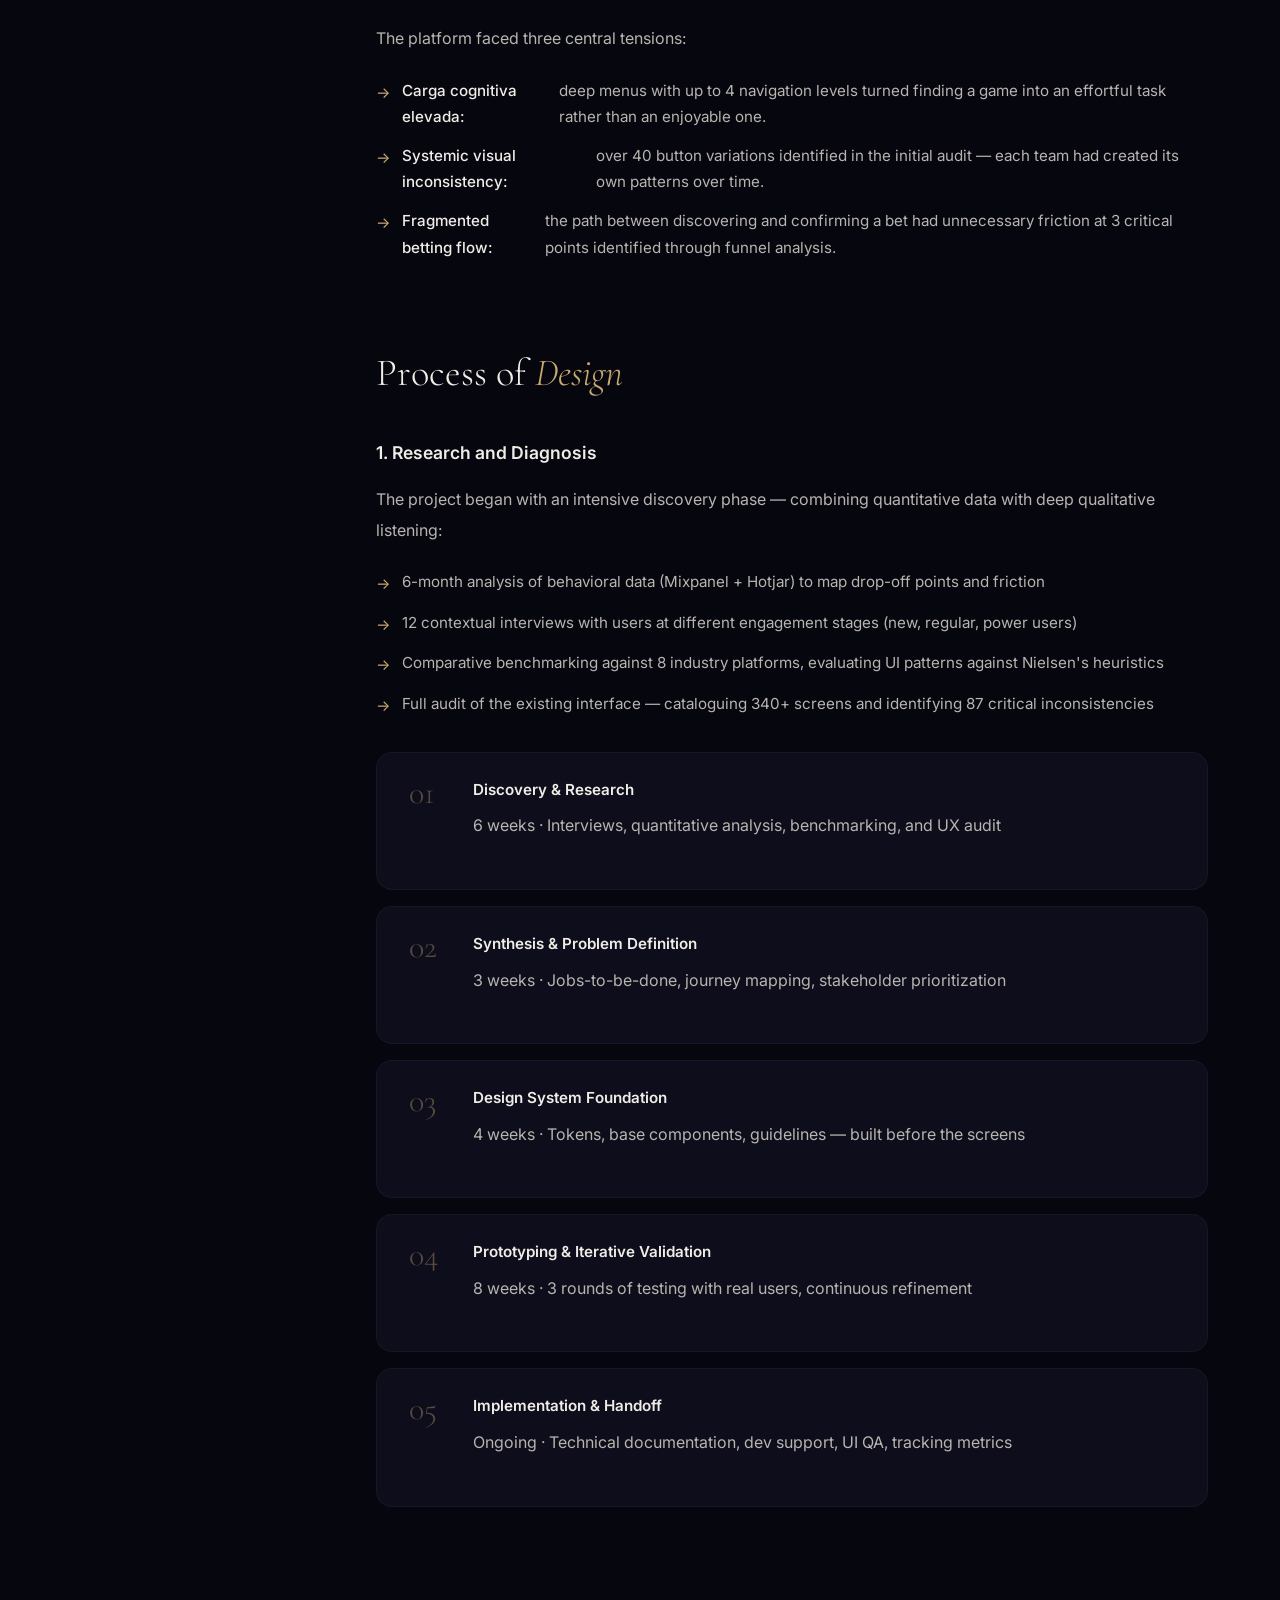
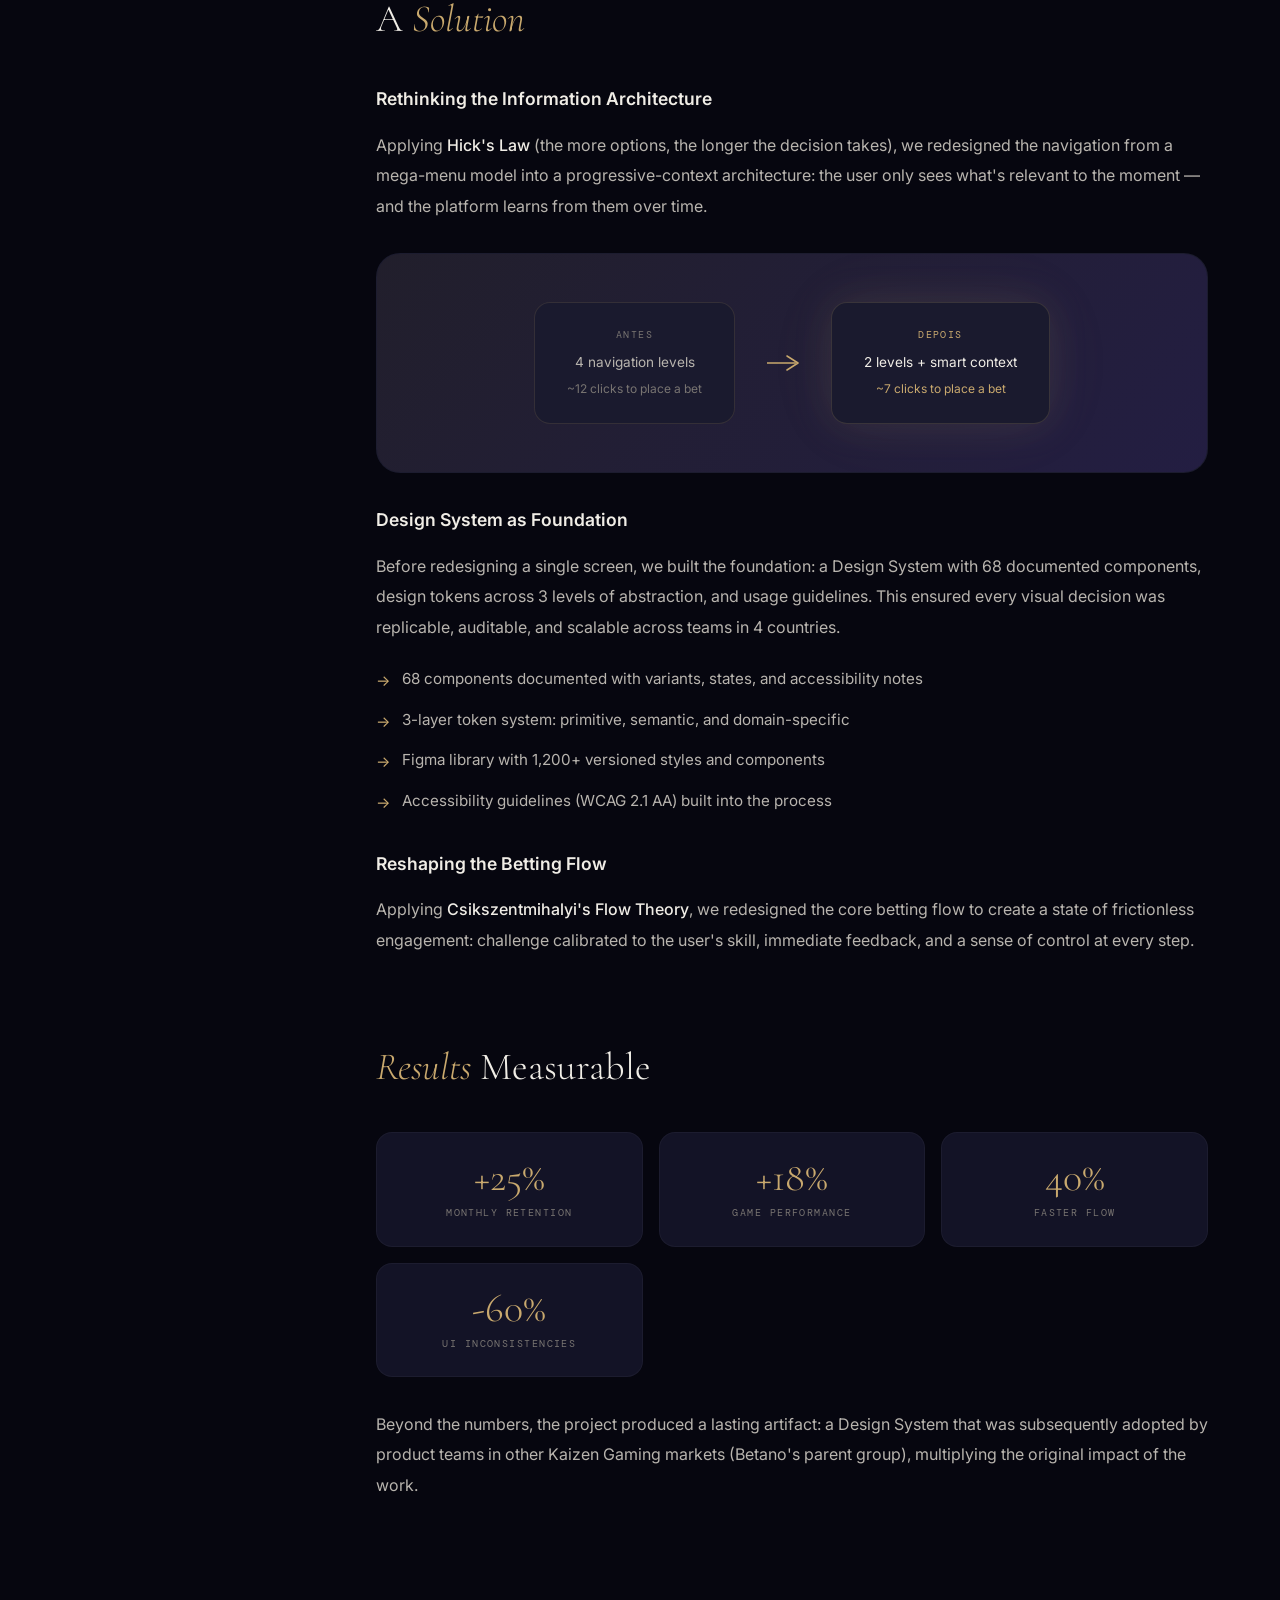
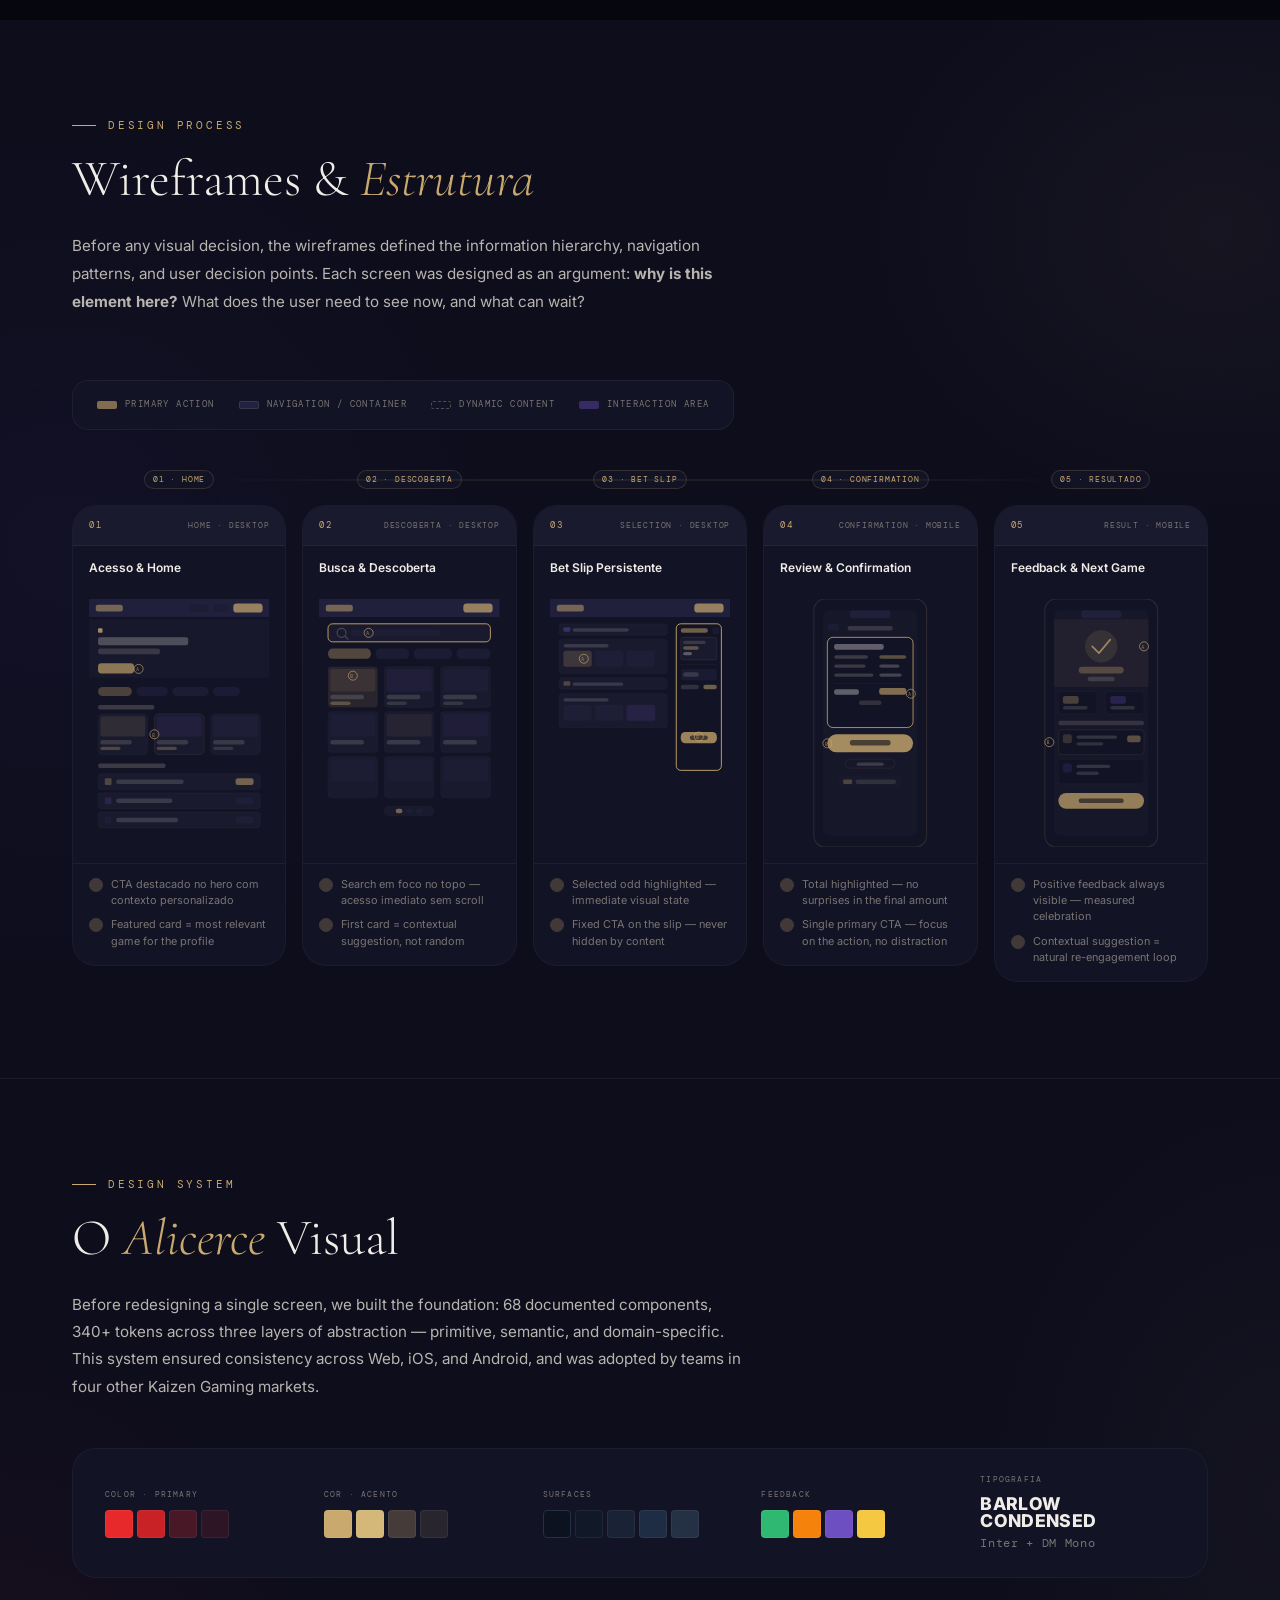
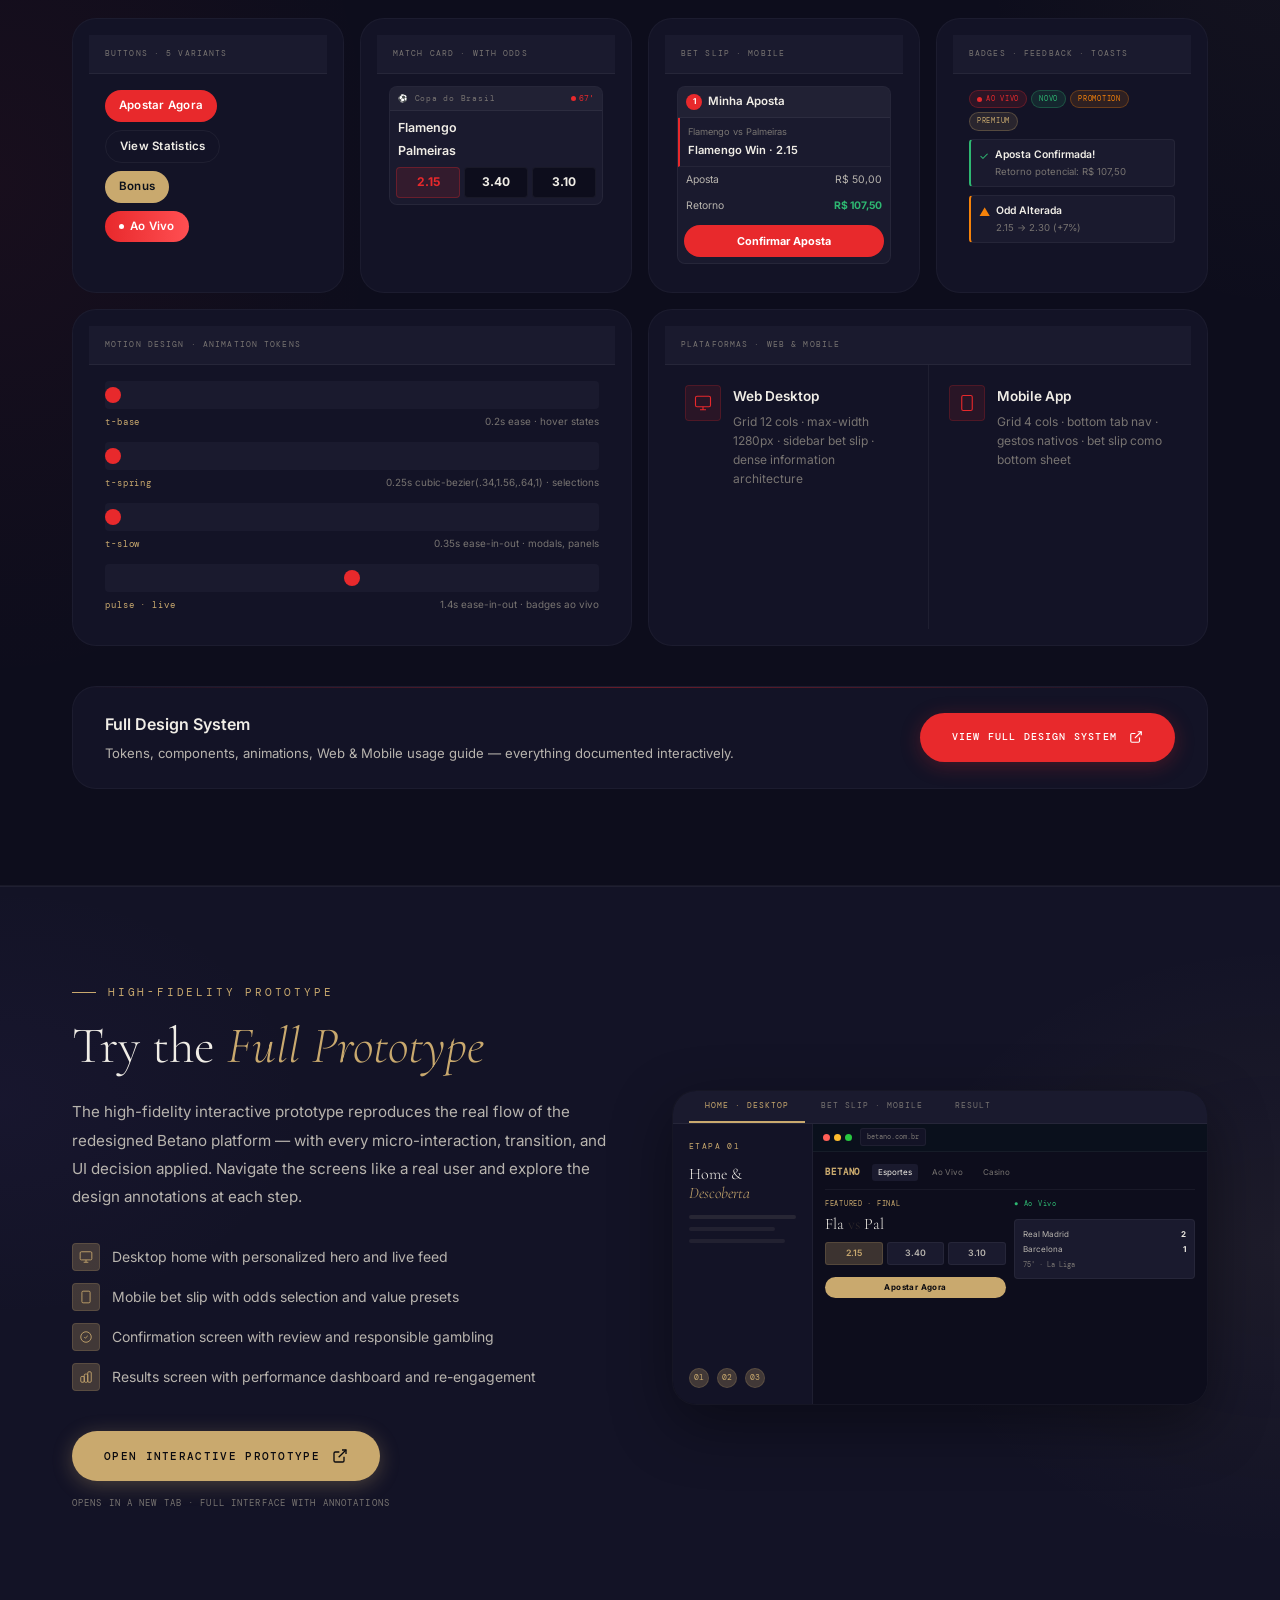
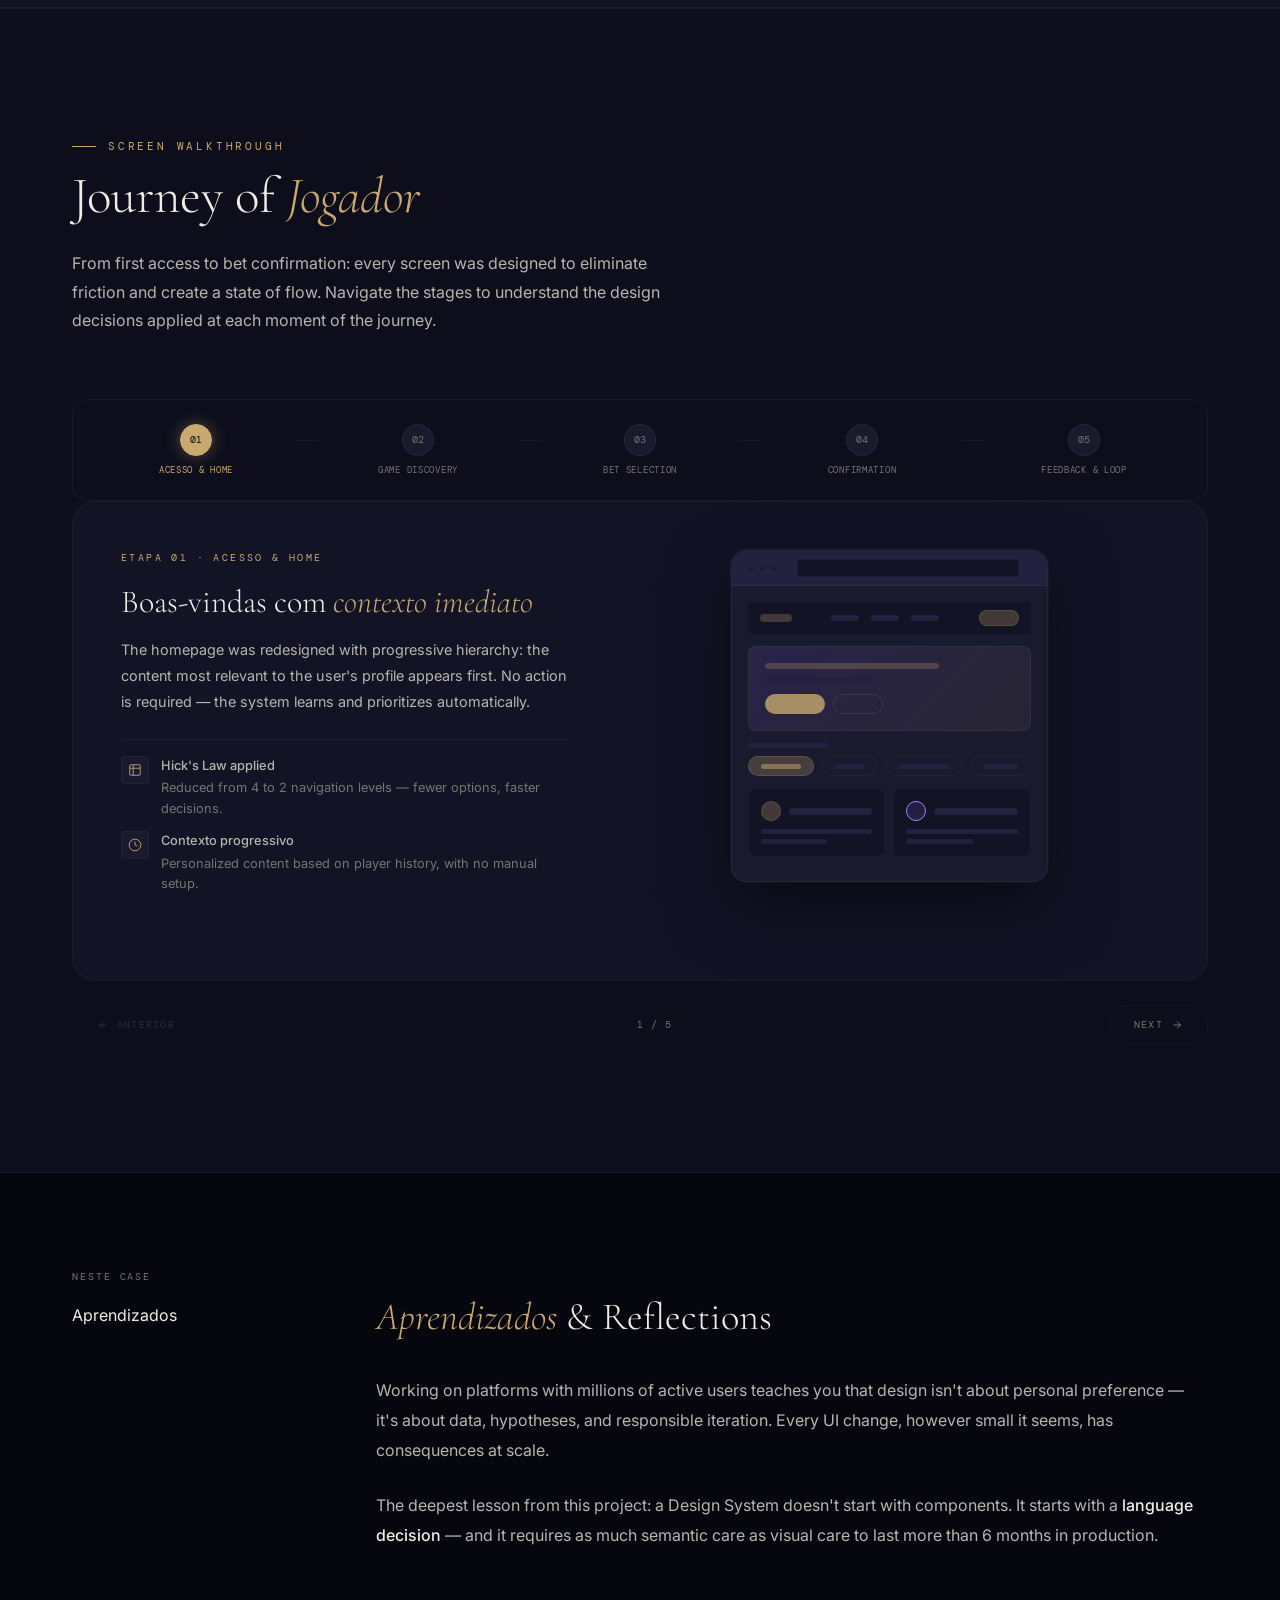
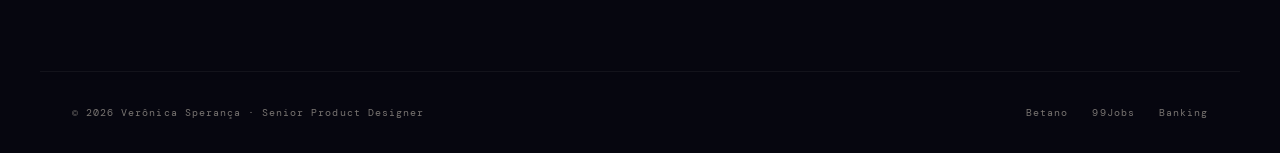
<file: en/case-betano.html>
<!DOCTYPE html>
<html lang="en">
<head>
<meta charset="utf-8"/>
<meta content="width=device-width, initial-scale=1.0" name="viewport"/>
<title>Betano Case Study — Verônica Sperança</title>
<meta content="Restructuring the Betano digital ecosystem: +25% retention, +18% performance, 40% faster flow. Senior Product Designer — Verônica Sperança." name="description"/>
<link href="https://fonts.googleapis.com" rel="preconnect"/>
<link crossorigin="" href="https://fonts.gstatic.com" rel="preconnect"/>
<link href="https://fonts.googleapis.com/css2?family=Cormorant+Garamond:ital,wght@0,300;0,400;0,600;1,300;1,400;1,600&amp;family=Inter:wght@300;400;500;600;700&amp;family=DM+Mono:wght@400;500&amp;display=swap" rel="stylesheet"/>
<link href="style.css" rel="stylesheet"/>
<style>
    /* ── Case page specifics ── */
    .case-hero {
      position: relative;
      min-height: 70vh;
      display: flex;
      align-items: flex-end;
      overflow: hidden;
      padding-bottom: var(--sp-24);
      background: var(--surface-1);
    }
    .case-hero__bg {
      position: absolute;
      inset: 0;
      background:
        radial-gradient(ellipse 60% 50% at 80% 30%, rgba(109,79,194,0.15) 0%, transparent 70%),
        radial-gradient(ellipse 40% 60% at 10% 80%, rgba(201,169,110,0.08) 0%, transparent 70%);
    }
    .case-hero__content {
      position: relative;
      z-index: 2;
      width: 100%;
      max-width: var(--container);
      margin: 0 auto;
      padding: 0 var(--container-pad);
      padding-top: 140px;
    }
    .case-hero__back {
      display: inline-flex;
      align-items: center;
      gap: var(--sp-2);
      font-family: var(--font-mono);
      font-size: 0.65rem;
      letter-spacing: 0.2em;
      text-transform: uppercase;
      color: var(--text-3);
      transition: color var(--t-base);
      margin-bottom: var(--sp-12);
    }
    .case-hero__back:hover { color: var(--gold); }
    .case-hero__back svg { transition: transform var(--t-spring); }
    .case-hero__back:hover svg { transform: translateX(-4px); }
    .case-hero__tag {
      font-family: var(--font-mono);
      font-size: 0.65rem;
      letter-spacing: 0.2em;
      text-transform: uppercase;
      color: var(--gold);
      margin-bottom: var(--sp-6);
    }
    .case-hero__title {
      font-family: var(--font-display);
      font-size: clamp(2.5rem, 6vw, 5.5rem);
      font-weight: 300;
      line-height: 1.05;
      color: var(--text-1);
      margin-bottom: var(--sp-8);
      max-width: 900px;
    }
    .case-hero__title em { color: var(--gold); font-style: italic; }
    .case-hero__meta {
      display: flex;
      gap: var(--sp-8);
      flex-wrap: wrap;
    }
    .case-hero__meta-item {
      display: flex;
      flex-direction: column;
      gap: 4px;
    }
    .case-hero__meta-label {
      font-family: var(--font-mono);
      font-size: 0.58rem;
      letter-spacing: 0.2em;
      text-transform: uppercase;
      color: var(--text-3);
    }
    .case-hero__meta-value {
      font-size: 0.9rem;
      color: var(--text-2);
    }

    /* Metrics bar */
    .case-metrics-bar {
      background: var(--surface-2);
      border-top: 1px solid var(--border-soft);
      border-bottom: 1px solid var(--border-soft);
      padding: var(--sp-12) 0;
    }
    .case-metrics-bar .metrics__grid {
      grid-template-columns: repeat(3, 1fr);
    }

    /* Article layout */
    .case-article {
      max-width: var(--container);
      margin: 0 auto;
      padding: var(--sp-24) var(--container-pad);
      display: grid;
      grid-template-columns: 240px 1fr;
      gap: var(--sp-16);
      align-items: start;
    }

    /* TOC sidebar */
    .case-toc {
      position: sticky;
      top: 120px;
    }
    .case-toc__title {
      font-family: var(--font-mono);
      font-size: 0.6rem;
      letter-spacing: 0.2em;
      text-transform: uppercase;
      color: var(--text-3);
      margin-bottom: var(--sp-4);
    }

    /* Content */
    .case-content h2 {
      font-family: var(--font-display);
      font-size: clamp(1.8rem, 3vw, 2.8rem);
      font-weight: 300;
      color: var(--text-1);
      margin-bottom: var(--sp-6);
      margin-top: var(--sp-16);
      padding-top: var(--sp-4);
    }
    .case-content h2:first-child { margin-top: 0; }
    .case-content h2 em { color: var(--gold); font-style: italic; }
    .case-content h3 {
      font-family: var(--font-body);
      font-size: 1.1rem;
      font-weight: 600;
      color: var(--text-1);
      margin-bottom: var(--sp-4);
      margin-top: var(--sp-8);
    }
    .case-content p {
      color: var(--text-2);
      font-size: 1rem;
      line-height: 1.9;
      margin-bottom: var(--sp-6);
    }
    .case-content strong { color: var(--text-1); font-weight: 500; }
    .case-content ul {
      list-style: none;
      margin-bottom: var(--sp-8);
      display: flex;
      flex-direction: column;
      gap: var(--sp-3);
    }
    .case-content ul li {
      display: flex;
      gap: var(--sp-3);
      align-items: flex-start;
      font-size: 0.95rem;
      color: var(--text-2);
      line-height: 1.75;
    }
    .case-content ul li::before {
      content: '→';
      color: var(--gold);
      flex-shrink: 0;
      margin-top: 2px;
    }

    /* Highlight box */
    .case-highlight {
      background: var(--surface-2);
      border: 1px solid var(--border-card);
      border-left: 3px solid var(--gold);
      border-radius: 0 var(--r-md) var(--r-md) 0;
      padding: var(--sp-6) var(--sp-8);
      margin: var(--sp-8) 0;
    }
    .case-highlight p {
      margin: 0;
      font-size: 1rem;
      font-style: italic;
      color: var(--text-1);
    }

    /* Result cards */
    .result-grid {
      display: grid;
      grid-template-columns: repeat(auto-fit, minmax(200px, 1fr));
      gap: var(--sp-4);
      margin: var(--sp-8) 0;
    }
    .result-card {
      background: var(--surface-2);
      border: 1px solid var(--border-card);
      border-radius: var(--r-lg);
      padding: var(--sp-6);
      text-align: center;
      transition: all var(--t-ease);
    }
    .result-card:hover {
      border-color: var(--gold-border);
      background: var(--gold-glow);
    }
    .result-card__value {
      font-family: var(--font-display);
      font-size: 2.5rem;
      font-weight: 300;
      color: var(--gold);
      line-height: 1;
      margin-bottom: var(--sp-2);
    }
    .result-card__label {
      font-family: var(--font-mono);
      font-size: 0.6rem;
      letter-spacing: 0.15em;
      text-transform: uppercase;
      color: var(--text-3);
    }

    /* Visual mockup block */
    .case-visual-block {
      background: var(--surface-2);
      border: 1px solid var(--border-card);
      border-radius: var(--r-xl);
      padding: var(--sp-12);
      margin: var(--sp-8) 0;
      display: flex;
      align-items: center;
      justify-content: center;
      min-height: 300px;
      position: relative;
      overflow: hidden;
    }
    .case-visual-block::before {
      content: '';
      position: absolute;
      inset: 0;
      background: linear-gradient(135deg, var(--gold-glow), var(--violet-dim));
    }

    /* Process steps */
    .process-steps {
      display: flex;
      flex-direction: column;
      gap: var(--sp-4);
      margin: var(--sp-8) 0;
    }
    .process-step {
      display: flex;
      gap: var(--sp-6);
      align-items: flex-start;
      background: var(--surface-1);
      border: 1px solid var(--border-card);
      border-radius: var(--r-lg);
      padding: var(--sp-6) var(--sp-8);
      transition: all var(--t-base);
    }
    .process-step:hover { border-color: var(--gold-border); }
    .process-step__num {
      font-family: var(--font-display);
      font-size: 2rem;
      font-weight: 300;
      color: var(--gold);
      opacity: 0.4;
      line-height: 1;
      flex-shrink: 0;
      width: 40px;
    }
    .process-step__title {
      font-size: 0.95rem;
      font-weight: 600;
      color: var(--text-1);
      margin-bottom: var(--sp-2);
    }
    .process-step__desc {
      font-size: 0.875rem;
      color: var(--text-2);
      line-height: 1.75;
      margin: 0;
    }

    @media (max-width: 1024px) {
      .case-article { grid-template-columns: 1fr; }
      .case-toc { display: none; }
      .case-metrics-bar .metrics__grid { grid-template-columns: repeat(2, 1fr); }
    }
    @media (max-width: 600px) {
      .case-hero__title { font-size: clamp(2rem, 8vw, 3rem); }
      .case-metrics-bar .metrics__grid { grid-template-columns: 1fr; }
    }

    /* ── Wireframe Section ── */
    .wireframe-section {
      background: var(--surface-1);
      padding: var(--sp-24) 0;
      position: relative;
      overflow: hidden;
    }
    .wireframe-section::before {
      content: '';
      position: absolute;
      inset: 0;
      background:
        radial-gradient(ellipse 50% 60% at 5% 50%, rgba(109,79,194,0.06) 0%, transparent 70%),
        radial-gradient(ellipse 40% 40% at 95% 20%, rgba(201,169,110,0.05) 0%, transparent 70%);
      pointer-events: none;
    }
    .wireframe-section .container { position: relative; z-index: 1; }

    .wireframe-intro {
      max-width: 640px;
      margin-bottom: var(--sp-16);
    }
    .wireframe-intro p {
      color: var(--text-2);
      font-size: 0.95rem;
      line-height: 1.85;
      margin-top: var(--sp-4);
    }

    /* Wireframe annotation legend */
    .wf-legend {
      display: flex;
      align-items: center;
      gap: var(--sp-6);
      flex-wrap: wrap;
      margin-bottom: var(--sp-10);
      padding: var(--sp-4) var(--sp-6);
      background: var(--surface-2);
      border: 1px solid var(--border-soft);
      border-radius: var(--r-lg);
      width: fit-content;
    }
    .wf-legend__item {
      display: flex;
      align-items: center;
      gap: var(--sp-2);
      font-family: var(--font-mono);
      font-size: 0.58rem;
      letter-spacing: 0.15em;
      text-transform: uppercase;
      color: var(--text-3);
    }
    .wf-legend__swatch {
      width: 20px;
      height: 8px;
      border-radius: 2px;
    }
    .wf-legend__swatch--primary { background: var(--gold); opacity: 0.6; }
    .wf-legend__swatch--nav     { background: var(--surface-4); border: 1px solid var(--border); }
    .wf-legend__swatch--content { background: transparent; border: 1.5px dashed var(--text-3); opacity: 0.6; }
    .wf-legend__swatch--action  { background: var(--violet); opacity: 0.4; }

    /* Grid of wireframe cards */
    .wireframe-grid {
      display: grid;
      grid-template-columns: repeat(5, 1fr);
      gap: var(--sp-4);
      align-items: start;
    }

    .wf-card {
      background: var(--surface-2);
      border: 1px solid var(--border-card);
      border-radius: var(--r-xl);
      overflow: hidden;
      transition: all var(--t-ease);
      cursor: default;
    }
    .wf-card:hover {
      border-color: var(--gold-border);
      box-shadow: var(--shadow-gold);
      transform: translateY(-3px);
    }
    .wf-card__header {
      background: var(--surface-3);
      padding: var(--sp-3) var(--sp-4);
      border-bottom: 1px solid var(--border-soft);
      display: flex;
      align-items: center;
      justify-content: space-between;
    }
    .wf-card__num {
      font-family: var(--font-mono);
      font-size: 0.55rem;
      letter-spacing: 0.2em;
      text-transform: uppercase;
      color: var(--gold);
    }
    .wf-card__screen-label {
      font-family: var(--font-mono);
      font-size: 0.5rem;
      letter-spacing: 0.1em;
      text-transform: uppercase;
      color: var(--text-3);
    }
    .wf-card__title {
      font-family: var(--font-body);
      font-size: 0.75rem;
      font-weight: 600;
      color: var(--text-1);
      padding: var(--sp-3) var(--sp-4) var(--sp-2);
    }

    /* The actual wireframe SVG area */
    .wf-frame {
      padding: var(--sp-3) var(--sp-4) var(--sp-4);
    }
    .wf-frame svg {
      width: 100%;
      height: auto;
      display: block;
    }

    /* Annotations below each card */
    .wf-annotations {
      padding: var(--sp-3) var(--sp-4) var(--sp-4);
      border-top: 1px solid var(--border-soft);
      display: flex;
      flex-direction: column;
      gap: var(--sp-2);
    }
    .wf-annotation {
      display: flex;
      gap: var(--sp-2);
      align-items: flex-start;
    }
    .wf-annotation__dot {
      width: 14px;
      height: 14px;
      border-radius: 50%;
      background: var(--gold);
      opacity: 0.25;
      font-family: var(--font-mono);
      font-size: 0.45rem;
      color: var(--gold);
      display: flex;
      align-items: center;
      justify-content: center;
      flex-shrink: 0;
      margin-top: 2px;
      border: 1px solid var(--gold);
    }
    .wf-annotation__text {
      font-size: 0.68rem;
      color: var(--text-3);
      line-height: 1.5;
    }

    /* Flow arrows between cards */
    .wireframe-flow {
      display: grid;
      grid-template-columns: repeat(5, 1fr);
      gap: var(--sp-4);
      position: relative;
      margin-bottom: var(--sp-4);
    }
    .wireframe-flow::before {
      content: '';
      position: absolute;
      top: 50%;
      left: calc(10% + var(--sp-4));
      right: calc(10% + var(--sp-4));
      height: 1px;
      background: linear-gradient(to right, transparent, var(--gold-border), var(--gold-border), var(--gold-border), transparent);
      transform: translateY(-50%);
    }
    .wf-flow-label {
      display: flex;
      align-items: center;
      justify-content: center;
    }
    .wf-flow-label span {
      background: var(--surface-2);
      border: 1px solid var(--gold-border);
      border-radius: var(--r-full);
      font-family: var(--font-mono);
      font-size: 0.5rem;
      letter-spacing: 0.1em;
      text-transform: uppercase;
      color: var(--gold);
      padding: 2px 8px;
    }

    @media (max-width: 1200px) {
      .wireframe-grid { grid-template-columns: repeat(3, 1fr); }
      .wireframe-flow { grid-template-columns: repeat(3, 1fr); }
      .wireframe-flow .wf-flow-label:nth-child(n+4) { display: none; }
    }
    @media (max-width: 768px) {
      .wireframe-grid { grid-template-columns: repeat(2, 1fr); }
      .wireframe-flow { display: none; }
    }
    @media (max-width: 480px) {
      .wireframe-grid { grid-template-columns: 1fr; }
    }

    /* ── High-Fidelity Prototype Section ── */
    .hifi-section {
      background: var(--surface-1);
      padding: var(--sp-24) 0;
      position: relative;
      overflow: hidden;
    }
    .hifi-section::before {
      content: '';
      position: absolute;
      inset: 0;
      background:
        radial-gradient(ellipse 60% 50% at 90% 20%, rgba(201,169,110,0.07) 0%, transparent 60%),
        radial-gradient(ellipse 40% 60% at 0% 80%, rgba(109,79,194,0.06) 0%, transparent 60%);
      pointer-events: none;
    }
    .hifi-section .container { position: relative; z-index: 1; }

    .hifi-intro {
      max-width: 640px;
      margin-bottom: var(--sp-16);
    }
    .hifi-intro p {
      color: var(--text-2);
      font-size: 0.95rem;
      line-height: 1.85;
      margin-top: var(--sp-4);
    }

    /* Tab navigation */
    .hifi-tabs {
      display: flex;
      gap: var(--sp-2);
      margin-bottom: var(--sp-10);
      border-bottom: 1px solid var(--border-soft);
      padding-bottom: 0;
      overflow-x: auto;
      scrollbar-width: none;
    }
    .hifi-tabs::-webkit-scrollbar { display: none; }
    .hifi-tab {
      display: flex;
      align-items: center;
      gap: var(--sp-2);
      padding: var(--sp-3) var(--sp-5);
      font-family: var(--font-mono);
      font-size: 0.6rem;
      letter-spacing: 0.15em;
      text-transform: uppercase;
      color: var(--text-3);
      cursor: pointer;
      border: none;
      background: transparent;
      border-bottom: 2px solid transparent;
      margin-bottom: -1px;
      white-space: nowrap;
      transition: color var(--t-base), border-color var(--t-base);
    }
    .hifi-tab:hover { color: var(--text-1); }
    .hifi-tab.active {
      color: var(--gold);
      border-bottom-color: var(--gold);
    }
    .hifi-tab__dot {
      width: 6px;
      height: 6px;
      border-radius: 50%;
      background: currentColor;
      opacity: 0.6;
    }

    /* Prototype canvas */
    .hifi-canvas {
      display: none;
      grid-template-columns: 1fr 340px;
      gap: var(--sp-8);
      align-items: start;
    }
    .hifi-canvas.active { display: grid; }

    .hifi-device-wrap {
      display: flex;
      justify-content: center;
      align-items: flex-start;
    }

    /* Mobile device shell */
    .hifi-phone {
      width: 280px;
      background: #0e0e12;
      border-radius: 36px;
      border: 2px solid #2a2a35;
      box-shadow:
        0 0 0 1px rgba(201,169,110,0.08),
        0 40px 80px rgba(0,0,0,0.6),
        inset 0 1px 0 rgba(255,255,255,0.05);
      overflow: hidden;
      position: relative;
      flex-shrink: 0;
    }
    .hifi-phone__notch {
      width: 90px;
      height: 22px;
      background: #0e0e12;
      border-radius: 0 0 14px 14px;
      margin: 0 auto;
      position: relative;
      z-index: 10;
      display: flex;
      align-items: center;
      justify-content: center;
      gap: 6px;
    }
    .hifi-phone__notch-cam {
      width: 8px;
      height: 8px;
      border-radius: 50%;
      background: #1a1a22;
      border: 1px solid #2a2a35;
    }
    .hifi-phone__screen {
      height: 560px;
      overflow: hidden;
      position: relative;
      background: #0f1117;
    }

    /* Desktop device shell */
    .hifi-desktop {
      width: 100%;
      max-width: 680px;
      background: #0e0e12;
      border-radius: 12px 12px 0 0;
      border: 1.5px solid #2a2a35;
      box-shadow: 0 30px 60px rgba(0,0,0,0.5), 0 0 0 1px rgba(201,169,110,0.06);
      overflow: hidden;
    }
    .hifi-desktop__bar {
      background: #19191f;
      padding: 10px 14px;
      display: flex;
      align-items: center;
      gap: 10px;
      border-bottom: 1px solid #2a2a35;
    }
    .hifi-desktop__dots {
      display: flex;
      gap: 5px;
    }
    .hifi-desktop__dot {
      width: 10px; height: 10px;
      border-radius: 50%;
    }
    .hifi-desktop__dot:nth-child(1) { background: #ff5f57; }
    .hifi-desktop__dot:nth-child(2) { background: #febc2e; }
    .hifi-desktop__dot:nth-child(3) { background: #28c840; }
    .hifi-desktop__url {
      flex: 1;
      height: 22px;
      background: #0e0e12;
      border-radius: 5px;
      border: 1px solid #2a2a35;
      display: flex;
      align-items: center;
      padding: 0 8px;
      gap: 5px;
    }
    .hifi-desktop__url-icon {
      width: 10px; height: 10px;
      border-radius: 50%;
      border: 1px solid rgba(201,169,110,0.3);
      opacity: 0.5;
    }
    .hifi-desktop__url-text {
      font-family: var(--font-mono);
      font-size: 0.5rem;
      color: var(--text-3);
      letter-spacing: 0.05em;
    }
    .hifi-desktop__screen {
      height: 420px;
      overflow: hidden;
      background: #0f1117;
    }

    /* Annotation panel */
    .hifi-annotations {
      display: flex;
      flex-direction: column;
      gap: var(--sp-4);
      padding-top: var(--sp-6);
    }
    .hifi-annotation-title {
      font-family: var(--font-mono);
      font-size: 0.6rem;
      letter-spacing: 0.2em;
      text-transform: uppercase;
      color: var(--text-3);
      margin-bottom: var(--sp-2);
    }
    .hifi-annotation-item {
      display: flex;
      gap: var(--sp-3);
      align-items: flex-start;
      padding: var(--sp-4);
      background: var(--surface-2);
      border: 1px solid var(--border-card);
      border-radius: var(--r-lg);
      transition: border-color var(--t-base);
    }
    .hifi-annotation-item:hover { border-color: var(--gold-border); }
    .hifi-annotation-badge {
      width: 22px;
      height: 22px;
      border-radius: 50%;
      background: var(--gold-dim);
      border: 1px solid var(--gold-border);
      font-family: var(--font-mono);
      font-size: 0.55rem;
      color: var(--gold);
      display: flex;
      align-items: center;
      justify-content: center;
      flex-shrink: 0;
    }
    .hifi-annotation-text strong {
      display: block;
      font-size: 0.78rem;
      color: var(--text-1);
      margin-bottom: 3px;
    }
    .hifi-annotation-text span {
      font-size: 0.72rem;
      color: var(--text-3);
      line-height: 1.5;
    }

    /* ── Actual screen content inside prototypes ── */

    /* Shared betano UI tokens */
    .bt-gold { color: #C9A96E; }
    .bt-bg { background: #0f1117; }
    .bt-surface { background: #16181f; }
    .bt-surface2 { background: #1c1e28; }
    .bt-border { border-color: #2a2a3a; }
    .bt-text { color: #e8e8f0; }
    .bt-text-dim { color: #7a7a90; }

    /* Home screen (desktop) */
    .proto-home {
      height: 100%;
      background: #0f1117;
      font-family: var(--font-body);
      overflow: hidden;
    }
    .proto-nav {
      display: flex;
      align-items: center;
      padding: 10px 20px;
      background: rgba(15,17,23,0.95);
      border-bottom: 1px solid rgba(201,169,110,0.12);
      gap: 20px;
    }
    .proto-nav__logo {
      font-family: var(--font-display);
      font-size: 1.1rem;
      font-weight: 600;
      color: #C9A96E;
      letter-spacing: 0.05em;
    }
    .proto-nav__links {
      display: flex;
      gap: 16px;
      flex: 1;
    }
    .proto-nav__link {
      font-size: 0.65rem;
      color: #7a7a90;
      letter-spacing: 0.05em;
      cursor: pointer;
      transition: color 0.2s;
    }
    .proto-nav__link:hover, .proto-nav__link.active { color: #e8e8f0; }
    .proto-nav__cta {
      background: #C9A96E;
      color: #0f1117;
      font-size: 0.6rem;
      font-weight: 700;
      padding: 5px 12px;
      border-radius: 20px;
      letter-spacing: 0.08em;
      text-transform: uppercase;
    }
    .proto-nav__bal {
      font-size: 0.6rem;
      color: #7a7a90;
      display: flex;
      flex-direction: column;
      align-items: flex-end;
    }
    .proto-nav__bal strong { color: #C9A96E; font-size: 0.75rem; }

    .proto-hero {
      background: linear-gradient(135deg, #16181f 0%, #1c1a28 100%);
      padding: 20px;
      border-bottom: 1px solid rgba(201,169,110,0.08);
      display: flex;
      gap: 16px;
      align-items: stretch;
    }
    .proto-hero__main {
      flex: 1;
      background: linear-gradient(135deg, rgba(109,79,194,0.15), rgba(201,169,110,0.08));
      border-radius: 10px;
      border: 1px solid rgba(201,169,110,0.15);
      padding: 16px;
      position: relative;
      overflow: hidden;
    }
    .proto-hero__main::before {
      content: '';
      position: absolute;
      top: -20px; right: -20px;
      width: 120px; height: 120px;
      border-radius: 50%;
      background: radial-gradient(circle, rgba(201,169,110,0.15), transparent 70%);
    }
    .proto-hero__tag {
      font-family: var(--font-mono);
      font-size: 0.45rem;
      letter-spacing: 0.2em;
      text-transform: uppercase;
      color: #C9A96E;
      margin-bottom: 6px;
      display: flex;
      align-items: center;
      gap: 4px;
    }
    .proto-hero__tag::before {
      content: '';
      width: 12px; height: 1px;
      background: #C9A96E;
    }
    .proto-hero__title {
      font-family: var(--font-display);
      font-size: 1.05rem;
      font-weight: 300;
      color: #e8e8f0;
      line-height: 1.2;
      margin-bottom: 8px;
    }
    .proto-hero__title em { color: #C9A96E; font-style: italic; }
    .proto-hero__odds {
      display: flex;
      gap: 6px;
      margin-bottom: 10px;
    }
    .proto-odds-btn {
      background: rgba(201,169,110,0.1);
      border: 1px solid rgba(201,169,110,0.3);
      border-radius: 6px;
      padding: 4px 8px;
      font-size: 0.55rem;
      color: #C9A96E;
      cursor: pointer;
      transition: all 0.2s;
      display: flex;
      flex-direction: column;
      align-items: center;
    }
    .proto-odds-btn:hover, .proto-odds-btn.selected {
      background: rgba(201,169,110,0.2);
      border-color: #C9A96E;
    }
    .proto-odds-btn strong { font-size: 0.75rem; display: block; }
    .proto-hero__ctas { display: flex; gap: 6px; }
    .proto-btn-primary {
      background: #C9A96E;
      color: #0f1117;
      border: none;
      border-radius: 20px;
      padding: 6px 14px;
      font-size: 0.58rem;
      font-weight: 700;
      letter-spacing: 0.08em;
      text-transform: uppercase;
      cursor: pointer;
      transition: all 0.2s;
    }
    .proto-btn-primary:hover { background: #dbbf87; }
    .proto-btn-ghost {
      background: transparent;
      color: #7a7a90;
      border: 1px solid #2a2a3a;
      border-radius: 20px;
      padding: 6px 12px;
      font-size: 0.58rem;
      cursor: pointer;
      transition: all 0.2s;
    }
    .proto-btn-ghost:hover { border-color: #C9A96E; color: #C9A96E; }

    .proto-hero__side {
      width: 160px;
      display: flex;
      flex-direction: column;
      gap: 6px;
    }
    .proto-live-badge {
      display: flex;
      align-items: center;
      gap: 4px;
      font-family: var(--font-mono);
      font-size: 0.45rem;
      letter-spacing: 0.15em;
      text-transform: uppercase;
      color: #e8e8f0;
      margin-bottom: 4px;
    }
    .proto-live-dot {
      width: 5px; height: 5px;
      border-radius: 50%;
      background: #4ade80;
      box-shadow: 0 0 6px #4ade80;
      animation: pulse-live 2s infinite;
    }
    @keyframes pulse-live {
      0%, 100% { opacity: 1; }
      50% { opacity: 0.4; }
    }
    .proto-live-card {
      background: #16181f;
      border: 1px solid #2a2a3a;
      border-radius: 8px;
      padding: 8px;
      cursor: pointer;
      transition: border-color 0.2s;
    }
    .proto-live-card:hover { border-color: rgba(201,169,110,0.3); }
    .proto-live-card__teams {
      display: flex;
      flex-direction: column;
      gap: 3px;
      margin-bottom: 6px;
    }
    .proto-live-card__team {
      display: flex;
      justify-content: space-between;
      align-items: center;
      font-size: 0.55rem;
      color: #e8e8f0;
    }
    .proto-live-card__score {
      font-family: var(--font-display);
      font-size: 0.8rem;
      color: #C9A96E;
      font-weight: 300;
    }
    .proto-live-card__min {
      font-size: 0.45rem;
      color: #4ade80;
      font-family: var(--font-mono);
      letter-spacing: 0.1em;
    }
    .proto-live-card__odds {
      display: flex;
      gap: 3px;
    }
    .proto-mini-odd {
      flex: 1;
      background: rgba(201,169,110,0.08);
      border: 1px solid rgba(201,169,110,0.15);
      border-radius: 4px;
      padding: 3px 4px;
      text-align: center;
      font-size: 0.5rem;
      color: #C9A96E;
      cursor: pointer;
      transition: background 0.2s;
    }
    .proto-mini-odd:hover { background: rgba(201,169,110,0.18); }

    .proto-section-header {
      display: flex;
      align-items: center;
      justify-content: space-between;
      padding: 12px 20px 8px;
    }
    .proto-section-label {
      font-family: var(--font-mono);
      font-size: 0.5rem;
      letter-spacing: 0.2em;
      text-transform: uppercase;
      color: #7a7a90;
      display: flex;
      align-items: center;
      gap: 6px;
    }
    .proto-section-label::before {
      content: '';
      width: 16px; height: 1px;
      background: rgba(201,169,110,0.4);
    }
    .proto-see-all {
      font-size: 0.5rem;
      color: #C9A96E;
      cursor: pointer;
    }
    .proto-game-row {
      padding: 0 20px;
      display: grid;
      grid-template-columns: repeat(3, 1fr);
      gap: 6px;
    }
    .proto-game-card {
      background: #16181f;
      border: 1px solid #2a2a3a;
      border-radius: 8px;
      padding: 8px;
      cursor: pointer;
      transition: all 0.2s;
    }
    .proto-game-card:hover {
      border-color: rgba(201,169,110,0.3);
      background: #1c1e28;
    }
    .proto-game-card__category {
      font-family: var(--font-mono);
      font-size: 0.4rem;
      letter-spacing: 0.15em;
      text-transform: uppercase;
      color: #7a7a90;
      margin-bottom: 4px;
    }
    .proto-game-card__teams {
      font-size: 0.55rem;
      color: #e8e8f0;
      margin-bottom: 5px;
      line-height: 1.4;
    }
    .proto-game-card__time {
      font-size: 0.45rem;
      color: #4ade80;
      font-family: var(--font-mono);
      margin-bottom: 6px;
    }
    .proto-game-card__time.upcoming { color: #7a7a90; }
    .proto-game-card__odds-row {
      display: grid;
      grid-template-columns: repeat(3, 1fr);
      gap: 3px;
    }

    /* Mobile — Bet Slip screen */
    .proto-mobile {
      height: 100%;
      background: #0f1117;
      font-family: var(--font-body);
      overflow: hidden;
      display: flex;
      flex-direction: column;
    }
    .proto-mobile-status {
      display: flex;
      justify-content: space-between;
      align-items: center;
      padding: 8px 16px 4px;
      font-size: 0.5rem;
      color: #7a7a90;
    }
    .proto-mobile-nav {
      display: flex;
      align-items: center;
      justify-content: space-between;
      padding: 6px 14px 10px;
      border-bottom: 1px solid rgba(201,169,110,0.08);
    }
    .proto-mobile-nav__logo {
      font-family: var(--font-display);
      font-size: 0.9rem;
      color: #C9A96E;
    }
    .proto-mobile-nav__icons {
      display: flex;
      gap: 12px;
    }
    .proto-icon-btn {
      width: 24px; height: 24px;
      border-radius: 50%;
      background: #16181f;
      border: 1px solid #2a2a3a;
      display: flex;
      align-items: center;
      justify-content: center;
      cursor: pointer;
    }
    .proto-icon-btn svg { width: 10px; height: 10px; stroke: #7a7a90; }
    .proto-mobile-content { flex: 1; overflow: hidden; padding: 12px 14px; display: flex; flex-direction: column; gap: 10px; }

    .proto-match-header {
      background: #16181f;
      border: 1px solid rgba(201,169,110,0.12);
      border-radius: 10px;
      padding: 10px 12px;
    }
    .proto-match-league {
      font-family: var(--font-mono);
      font-size: 0.42rem;
      letter-spacing: 0.15em;
      text-transform: uppercase;
      color: #C9A96E;
      margin-bottom: 6px;
    }
    .proto-match-teams {
      display: flex;
      align-items: center;
      justify-content: space-between;
      gap: 8px;
    }
    .proto-team-name {
      font-size: 0.65rem;
      font-weight: 600;
      color: #e8e8f0;
      text-align: center;
      flex: 1;
    }
    .proto-match-score {
      font-family: var(--font-display);
      font-size: 1.3rem;
      color: #C9A96E;
      font-weight: 300;
      letter-spacing: 0.05em;
    }
    .proto-match-status {
      text-align: center;
      font-size: 0.45rem;
      color: #4ade80;
      font-family: var(--font-mono);
      letter-spacing: 0.1em;
      margin-top: 4px;
    }

    .proto-bet-market {
      font-family: var(--font-mono);
      font-size: 0.48rem;
      letter-spacing: 0.12em;
      text-transform: uppercase;
      color: #7a7a90;
      margin-bottom: 6px;
    }
    .proto-odds-grid {
      display: grid;
      grid-template-columns: repeat(3, 1fr);
      gap: 5px;
      margin-bottom: 8px;
    }
    .proto-odd-btn {
      background: #16181f;
      border: 1px solid #2a2a3a;
      border-radius: 7px;
      padding: 7px 5px;
      text-align: center;
      cursor: pointer;
      transition: all 0.2s;
    }
    .proto-odd-btn:hover {
      border-color: rgba(201,169,110,0.4);
      background: rgba(201,169,110,0.06);
    }
    .proto-odd-btn.selected {
      background: rgba(201,169,110,0.15);
      border-color: #C9A96E;
    }
    .proto-odd-label {
      font-size: 0.42rem;
      color: #7a7a90;
      display: block;
      margin-bottom: 3px;
      font-family: var(--font-mono);
      letter-spacing: 0.08em;
      text-transform: uppercase;
    }
    .proto-odd-val {
      font-family: var(--font-display);
      font-size: 0.85rem;
      color: #C9A96E;
      font-weight: 300;
    }
    .proto-odd-btn.selected .proto-odd-val { color: #dbbf87; }

    /* Bet slip panel */
    .proto-bet-slip {
      background: #16181f;
      border: 1px solid rgba(201,169,110,0.18);
      border-radius: 10px;
      padding: 10px 12px;
      flex-shrink: 0;
    }
    .proto-slip-header {
      display: flex;
      justify-content: space-between;
      align-items: center;
      margin-bottom: 8px;
    }
    .proto-slip-title {
      font-family: var(--font-mono);
      font-size: 0.48rem;
      letter-spacing: 0.15em;
      text-transform: uppercase;
      color: #C9A96E;
      display: flex;
      align-items: center;
      gap: 4px;
    }
    .proto-slip-count {
      background: #C9A96E;
      color: #0f1117;
      width: 14px; height: 14px;
      border-radius: 50%;
      font-size: 0.45rem;
      font-weight: 700;
      display: flex;
      align-items: center;
      justify-content: center;
    }
    .proto-slip-remove {
      font-size: 0.45rem;
      color: #7a7a90;
      cursor: pointer;
    }
    .proto-slip-selection {
      background: rgba(201,169,110,0.06);
      border: 1px solid rgba(201,169,110,0.12);
      border-radius: 6px;
      padding: 6px 8px;
      margin-bottom: 8px;
      display: flex;
      justify-content: space-between;
      align-items: flex-start;
    }
    .proto-slip-sel-left { flex: 1; }
    .proto-slip-sel-label {
      font-size: 0.42rem;
      color: #7a7a90;
      font-family: var(--font-mono);
      letter-spacing: 0.08em;
      text-transform: uppercase;
    }
    .proto-slip-sel-name {
      font-size: 0.58rem;
      color: #e8e8f0;
      margin-top: 2px;
    }
    .proto-slip-sel-odd {
      font-family: var(--font-display);
      font-size: 1rem;
      color: #C9A96E;
      font-weight: 300;
    }

    .proto-stake-row {
      display: flex;
      align-items: center;
      gap: 6px;
      margin-bottom: 8px;
    }
    .proto-stake-label {
      font-size: 0.45rem;
      color: #7a7a90;
      font-family: var(--font-mono);
      letter-spacing: 0.08em;
      text-transform: uppercase;
      white-space: nowrap;
    }
    .proto-stake-input {
      flex: 1;
      background: #0f1117;
      border: 1px solid #2a2a3a;
      border-radius: 6px;
      padding: 5px 8px;
      font-family: var(--font-display);
      font-size: 0.75rem;
      color: #C9A96E;
      text-align: right;
    }
    .proto-stake-presets {
      display: flex;
      gap: 4px;
    }
    .proto-preset {
      background: rgba(201,169,110,0.08);
      border: 1px solid rgba(201,169,110,0.18);
      border-radius: 4px;
      font-size: 0.45rem;
      color: #C9A96E;
      padding: 3px 6px;
      cursor: pointer;
      transition: all 0.15s;
      font-family: var(--font-mono);
    }
    .proto-preset:hover { background: rgba(201,169,110,0.18); }
    .proto-preset.active { background: rgba(201,169,110,0.25); border-color: #C9A96E; }

    .proto-return-row {
      display: flex;
      justify-content: space-between;
      align-items: center;
      margin-bottom: 8px;
      padding: 6px 0;
      border-top: 1px solid rgba(201,169,110,0.08);
    }
    .proto-return-label {
      font-size: 0.48rem;
      color: #7a7a90;
      font-family: var(--font-mono);
      letter-spacing: 0.08em;
      text-transform: uppercase;
    }
    .proto-return-val {
      font-family: var(--font-display);
      font-size: 1rem;
      color: #C9A96E;
      font-weight: 300;
    }
    .proto-confirm-btn {
      width: 100%;
      background: #C9A96E;
      color: #0f1117;
      border: none;
      border-radius: 24px;
      padding: 10px;
      font-size: 0.6rem;
      font-weight: 700;
      letter-spacing: 0.1em;
      text-transform: uppercase;
      cursor: pointer;
      transition: all 0.2s;
      display: flex;
      align-items: center;
      justify-content: center;
      gap: 6px;
    }
    .proto-confirm-btn:hover { background: #dbbf87; }
    .proto-confirm-btn svg { width: 12px; height: 12px; stroke: #0f1117; }

    /* Mobile bottom nav */
    .proto-bottom-nav {
      display: flex;
      border-top: 1px solid #2a2a3a;
      background: #0f1117;
      flex-shrink: 0;
    }
    .proto-bottom-nav__item {
      flex: 1;
      display: flex;
      flex-direction: column;
      align-items: center;
      padding: 8px 4px;
      gap: 3px;
      cursor: pointer;
    }
    .proto-bottom-nav__item svg { width: 14px; height: 14px; stroke: #7a7a90; }
    .proto-bottom-nav__item.active svg { stroke: #C9A96E; }
    .proto-bottom-nav__label {
      font-family: var(--font-mono);
      font-size: 0.4rem;
      letter-spacing: 0.08em;
      text-transform: uppercase;
      color: #7a7a90;
    }
    .proto-bottom-nav__item.active .proto-bottom-nav__label { color: #C9A96E; }

    /* Result screen */
    .proto-result {
      height: 100%;
      background: #0f1117;
      display: flex;
      flex-direction: column;
    }
    .proto-result-hero {
      background: linear-gradient(160deg, #16181f, #1c1a28);
      padding: 20px 14px 16px;
      border-bottom: 1px solid rgba(201,169,110,0.1);
      text-align: center;
    }
    .proto-result-icon {
      width: 52px; height: 52px;
      border-radius: 50%;
      background: rgba(201,169,110,0.12);
      border: 2px solid rgba(201,169,110,0.4);
      margin: 0 auto 10px;
      display: flex;
      align-items: center;
      justify-content: center;
    }
    .proto-result-icon svg { width: 22px; height: 22px; stroke: #C9A96E; }
    .proto-result-label {
      font-family: var(--font-mono);
      font-size: 0.48rem;
      letter-spacing: 0.2em;
      text-transform: uppercase;
      color: #C9A96E;
      margin-bottom: 4px;
    }
    .proto-result-amount {
      font-family: var(--font-display);
      font-size: 2rem;
      font-weight: 300;
      color: #e8e8f0;
    }
    .proto-result-amount em { color: #C9A96E; font-style: normal; }
    .proto-result-sub {
      font-size: 0.5rem;
      color: #7a7a90;
      margin-top: 4px;
    }
    .proto-result-stats {
      display: grid;
      grid-template-columns: 1fr 1fr;
      gap: 8px;
      padding: 12px 14px;
    }
    .proto-stat-card {
      background: #16181f;
      border: 1px solid #2a2a3a;
      border-radius: 8px;
      padding: 8px;
      text-align: center;
    }
    .proto-stat-val {
      font-family: var(--font-display);
      font-size: 1rem;
      color: #C9A96E;
      font-weight: 300;
    }
    .proto-stat-label {
      font-family: var(--font-mono);
      font-size: 0.4rem;
      letter-spacing: 0.1em;
      text-transform: uppercase;
      color: #7a7a90;
      margin-top: 3px;
    }
    .proto-next-section {
      flex: 1;
      padding: 0 14px 14px;
      overflow: hidden;
    }
    .proto-next-label {
      font-family: var(--font-mono);
      font-size: 0.45rem;
      letter-spacing: 0.15em;
      text-transform: uppercase;
      color: #7a7a90;
      margin-bottom: 8px;
      display: flex;
      align-items: center;
      gap: 6px;
    }
    .proto-next-label::before {
      content: '';
      width: 12px; height: 1px;
      background: rgba(201,169,110,0.3);
    }
    .proto-suggestion-card {
      background: #16181f;
      border: 1px solid rgba(201,169,110,0.15);
      border-radius: 8px;
      padding: 10px;
      margin-bottom: 6px;
      cursor: pointer;
      transition: border-color 0.2s;
    }
    .proto-suggestion-card:hover { border-color: rgba(201,169,110,0.35); }
    .proto-sug-league {
      font-family: var(--font-mono);
      font-size: 0.4rem;
      letter-spacing: 0.12em;
      text-transform: uppercase;
      color: #C9A96E;
      margin-bottom: 4px;
    }
    .proto-sug-teams {
      font-size: 0.6rem;
      color: #e8e8f0;
      margin-bottom: 6px;
    }
    .proto-sug-odds {
      display: flex;
      gap: 4px;
    }

    @media (max-width: 1024px) {
      .hifi-canvas { grid-template-columns: 1fr; }
      .hifi-annotations { padding-top: 0; }
    }
    @media (max-width: 600px) {
      .hifi-phone { width: 240px; }
      .hifi-phone__screen { height: 480px; }
    }

    /* ── Full Prototype CTA Section ── */
    .proto-full-section {
      background: var(--surface-2);
      padding: var(--sp-24) 0;
      border-top: 1px solid var(--border-soft);
      border-bottom: 1px solid var(--border-soft);
      position: relative;
      overflow: hidden;
    }
    .proto-full-section::before {
      content: '';
      position: absolute;
      inset: 0;
      background:
        radial-gradient(ellipse 50% 70% at 100% 50%, rgba(201,169,110,0.06) 0%, transparent 60%),
        radial-gradient(ellipse 40% 50% at 0% 30%, rgba(109,79,194,0.05) 0%, transparent 60%);
      pointer-events: none;
    }
    .proto-full-section .container { position: relative; z-index: 1; }

    .proto-full-inner {
      display: grid;
      grid-template-columns: 1fr 1fr;
      gap: var(--sp-16);
      align-items: center;
    }

    .proto-full-desc {
      color: var(--text-2);
      font-size: 0.95rem;
      line-height: 1.85;
      margin-bottom: var(--sp-8);
      margin-top: var(--sp-4);
    }

    .proto-full-features {
      list-style: none;
      display: flex;
      flex-direction: column;
      gap: var(--sp-3);
      margin-bottom: var(--sp-10);
    }
    .proto-full-features li {
      display: flex;
      align-items: center;
      gap: var(--sp-3);
      font-size: 0.875rem;
      color: var(--text-2);
    }
    .proto-full-feature-icon {
      width: 28px;
      height: 28px;
      border-radius: var(--r-sm);
      background: var(--gold-dim);
      border: 1px solid var(--gold-border);
      display: flex;
      align-items: center;
      justify-content: center;
      color: var(--gold);
      flex-shrink: 0;
    }

    .proto-full-cta {
      display: inline-flex;
      align-items: center;
      gap: var(--sp-3);
      padding: var(--sp-4) var(--sp-8);
      background: var(--gold);
      color: #0a0a0f;
      font-family: var(--font-mono);
      font-size: 0.68rem;
      font-weight: 500;
      letter-spacing: 0.12em;
      text-transform: uppercase;
      text-decoration: none;
      border-radius: var(--r-full);
      transition: all var(--t-spring);
      box-shadow: 0 4px 20px rgba(201,169,110,0.3);
    }
    .proto-full-cta:hover {
      background: var(--gold-light, #d4b87a);
      transform: translateY(-2px);
      box-shadow: 0 8px 30px rgba(201,169,110,0.4);
    }
    .proto-full-cta svg { transition: transform var(--t-spring); }
    .proto-full-cta:hover svg { transform: translate(2px, -2px); }

    .proto-full-note {
      margin-top: var(--sp-4) !important;
      font-family: var(--font-mono) !important;
      font-size: 0.58rem !important;
      letter-spacing: 0.12em;
      text-transform: uppercase;
      color: var(--text-3) !important;
      line-height: 1.5 !important;
    }

    /* Preview mockup */
    .proto-full-preview {
      position: relative;
      border-radius: var(--r-xl);
      overflow: hidden;
      border: 1px solid var(--border-card);
      background: var(--surface-1);
      box-shadow: var(--shadow-lg, 0 20px 60px rgba(0,0,0,0.4));
    }
    .proto-full-preview__tabs {
      display: flex;
      background: var(--surface-3);
      border-bottom: 1px solid var(--border-soft);
      padding: 0 var(--sp-4);
      gap: 0;
      overflow: hidden;
    }
    .proto-full-preview__tab {
      padding: var(--sp-2) var(--sp-4);
      font-family: var(--font-mono);
      font-size: 0.52rem;
      letter-spacing: 0.12em;
      text-transform: uppercase;
      color: var(--text-3);
      border-bottom: 2px solid transparent;
      white-space: nowrap;
    }
    .proto-full-preview__tab.active {
      color: var(--gold);
      border-bottom-color: var(--gold);
    }

    .proto-full-preview__screen {
      display: grid;
      grid-template-columns: 140px 1fr;
      min-height: 280px;
    }

    /* Sidebar */
    .proto-full-preview__sidebar {
      background: var(--surface-2);
      border-right: 1px solid var(--border-soft);
      padding: var(--sp-4);
      display: flex;
      flex-direction: column;
      gap: var(--sp-3);
    }
    .proto-prev-label {
      font-family: var(--font-mono);
      font-size: 0.48rem;
      letter-spacing: 0.18em;
      text-transform: uppercase;
      color: var(--gold);
    }
    .proto-prev-title {
      font-family: var(--font-display);
      font-size: 1rem;
      font-weight: 300;
      color: var(--text-1);
      line-height: 1.2;
    }
    .proto-prev-title em { color: var(--gold); font-style: italic; }
    .proto-prev-desc-lines {
      display: flex;
      flex-direction: column;
      gap: var(--sp-2);
    }
    .proto-prev-decisions {
      display: flex;
      gap: var(--sp-2);
      margin-top: auto;
    }
    .proto-prev-badge {
      width: 20px; height: 20px;
      border-radius: 50%;
      background: var(--gold-dim);
      border: 1px solid var(--gold-border);
      font-family: var(--font-mono);
      font-size: 0.5rem;
      color: var(--gold);
      display: flex;
      align-items: center;
      justify-content: center;
    }

    /* Device */
    .proto-full-preview__device {
      display: flex;
      flex-direction: column;
      background: var(--surface-1);
      overflow: hidden;
    }
    .proto-full-preview__device-bar {
      background: #0a101c;
      height: 28px;
      display: flex;
      align-items: center;
      padding: 0 10px;
      gap: 8px;
      border-bottom: 1px solid var(--border-soft);
      flex-shrink: 0;
    }
    .pfp-dots { display: flex; gap: 4px; }
    .pfp-dot { width: 7px; height: 7px; border-radius: 50%; }
    .pfp-url {
      font-family: var(--font-mono);
      font-size: 0.45rem;
      color: var(--text-3);
      background: var(--surface-2);
      border: 1px solid var(--border-soft);
      border-radius: 3px;
      padding: 2px 6px;
    }
    .proto-full-preview__device-screen {
      flex: 1;
      overflow: hidden;
      padding: var(--sp-3);
      display: flex;
      flex-direction: column;
      gap: var(--sp-2);
    }

    /* Simulated nav */
    .pfp-nav {
      display: flex;
      align-items: center;
      gap: var(--sp-3);
      padding-bottom: var(--sp-2);
      border-bottom: 1px solid var(--border-soft);
    }
    .pfp-nav-logo {
      font-family: var(--font-mono);
      font-size: 0.55rem;
      font-weight: 700;
      letter-spacing: 0.1em;
      color: var(--gold);
    }
    .pfp-nav-links { display: flex; gap: var(--sp-2); }
    .pfp-nav-link {
      font-size: 0.5rem;
      color: var(--text-3);
      padding: 2px 6px;
      border-radius: 3px;
    }
    .pfp-nav-link.active {
      color: var(--text-1);
      background: var(--surface-3);
    }

    /* Simulated hero */
    .pfp-hero {
      flex: 1;
      display: grid;
      grid-template-columns: 1fr 1fr;
      gap: var(--sp-2);
    }
    .pfp-hero-left { display: flex; flex-direction: column; gap: var(--sp-1); }
    .pfp-tag {
      font-family: var(--font-mono);
      font-size: 0.45rem;
      letter-spacing: 0.1em;
      text-transform: uppercase;
      color: var(--gold);
    }
    .pfp-title {
      font-family: var(--font-display);
      font-size: 1rem;
      font-weight: 300;
      color: var(--text-1);
      line-height: 1.2;
    }
    .pfp-odds-row {
      display: flex;
      gap: 4px;
      margin-top: var(--sp-1);
    }
    .pfp-odd {
      flex: 1;
      background: var(--surface-3);
      border: 1px solid var(--border-soft);
      border-radius: 3px;
      font-size: 0.55rem;
      font-weight: 600;
      color: var(--text-2);
      text-align: center;
      padding: 3px 2px;
    }
    .pfp-odd.sel {
      background: var(--gold-dim);
      border-color: var(--gold-border);
      color: var(--gold);
    }
    .pfp-cta {
      margin-top: var(--sp-2);
      background: var(--gold);
      color: #0a0a0f;
      font-size: 0.5rem;
      font-weight: 700;
      letter-spacing: 0.05em;
      text-align: center;
      padding: 4px 8px;
      border-radius: var(--r-full);
    }

    .pfp-hero-right { display: flex; flex-direction: column; gap: var(--sp-2); }
    .pfp-live-badge {
      font-family: var(--font-mono);
      font-size: 0.45rem;
      color: #2eb872;
      letter-spacing: 0.1em;
    }
    .pfp-live-card {
      background: var(--surface-3);
      border: 1px solid var(--border-soft);
      border-radius: var(--r-sm);
      padding: var(--sp-2);
    }
    .pfp-lc-team {
      display: flex;
      justify-content: space-between;
      font-size: 0.5rem;
      color: var(--text-2);
      margin-bottom: 2px;
    }
    .pfp-lc-score {
      font-weight: 700;
      color: var(--text-1);
    }
    .pfp-lc-min {
      font-family: var(--font-mono);
      font-size: 0.42rem;
      color: var(--text-3);
      margin-top: 2px;
    }

    /* Overlay CTA */
    .proto-full-preview__overlay {
      position: absolute;
      inset: 0;
      background: rgba(10, 10, 15, 0.7);
      backdrop-filter: blur(2px);
      display: flex;
      align-items: center;
      justify-content: center;
      opacity: 0;
      transition: opacity var(--t-base);
      text-decoration: none;
    }
    .proto-full-preview:hover .proto-full-preview__overlay { opacity: 1; }
    .proto-full-preview__overlay-inner {
      display: flex;
      align-items: center;
      gap: var(--sp-3);
      background: var(--gold);
      color: #0a0a0f;
      padding: var(--sp-3) var(--sp-6);
      border-radius: var(--r-full);
      font-family: var(--font-mono);
      font-size: 0.65rem;
      font-weight: 600;
      letter-spacing: 0.1em;
      text-transform: uppercase;
      box-shadow: 0 8px 30px rgba(201,169,110,0.4);
    }

    @media (max-width: 1024px) {
      .proto-full-inner { grid-template-columns: 1fr; }
      .proto-full-right { display: none; }
    }

    /* ════════════════════════════════
       DESIGN SYSTEM ENTRY SECTION
       ════════════════════════════════ */
    .ds-entry-section {
      background: var(--surface-1);
      padding: var(--sp-24) 0;
      border-top: 1px solid var(--border-soft);
      border-bottom: 1px solid var(--border-soft);
      position: relative;
      overflow: hidden;
    }
    .ds-entry-section::before {
      content: '';
      position: absolute; inset: 0;
      background:
        radial-gradient(ellipse 50% 60% at 0% 50%, rgba(232,41,44,.05) 0%, transparent 60%),
        radial-gradient(ellipse 40% 50% at 100% 30%, rgba(201,169,110,.04) 0%, transparent 60%);
      pointer-events: none;
    }
    .ds-entry-section .container { position: relative; z-index: 1; }

    .ds-entry-header { margin-bottom: var(--sp-12); }
    .ds-entry-desc {
      color: var(--text-2); font-size: .95rem; line-height: 1.8;
      max-width: 680px; margin-top: var(--sp-4);
    }

    /* ── Token color strip ── */
    .ds-token-strip {
      display: flex; gap: var(--sp-6); flex-wrap: wrap;
      background: var(--surface-2); border: 1px solid var(--border-card);
      border-radius: var(--r-xl); padding: var(--sp-6) var(--sp-8);
      margin-bottom: var(--sp-10);
      align-items: center;
    }
    .ds-token-strip__group {
      display: flex; flex-direction: column; gap: var(--sp-2);
      flex: 1; min-width: 120px;
    }
    .ds-ts-label {
      font-family: var(--font-mono); font-size: .5rem;
      letter-spacing: .15em; text-transform: uppercase; color: var(--text-3);
    }
    .ds-ts-swatches { display: flex; gap: 4px; }
    .ds-ts-swatch {
      width: 28px; height: 28px; border-radius: var(--r-sm);
      border: 1px solid rgba(255,255,255,.06);
      transition: transform var(--t-spring);
      cursor: default;
    }
    .ds-ts-swatch:hover { transform: translateY(-3px) scale(1.1); }
    .ds-ts-type-pair {
      display: flex; flex-direction: column; gap: 4px;
    }
    .ds-ts-font-display {
      font-family: 'Barlow Condensed', 'Inter', sans-serif;
      font-size: 1.1rem; font-weight: 800; text-transform: uppercase;
      color: var(--text-1); letter-spacing: .02em; line-height: 1;
    }
    .ds-ts-font-body {
      font-size: .72rem; color: var(--text-3);
      font-family: 'DM Mono', monospace; letter-spacing: .06em;
    }

    /* ── Component preview grid ── */
    .ds-comp-preview {
      display: grid;
      grid-template-columns: repeat(4, 1fr);
      gap: var(--sp-4);
      margin-bottom: var(--sp-10);
    }
    .ds-comp-card {
      background: var(--surface-2); border: 1px solid var(--border-card);
      border-radius: var(--r-xl); overflow: hidden;
      display: flex; flex-direction: column;
      transition: border-color var(--t-base);
    }
    .ds-comp-card:hover { border-color: var(--border-soft); }
    .ds-comp-card--wide { grid-column: span 2; }
    .ds-comp-card__label {
      font-family: var(--font-mono); font-size: .5rem;
      letter-spacing: .14em; text-transform: uppercase; color: var(--text-3);
      padding: var(--sp-3) var(--sp-4);
      background: var(--surface-3); border-bottom: 1px solid var(--border-soft);
    }
    .ds-comp-card__body {
      padding: var(--sp-4); flex: 1;
      display: flex; flex-direction: column; gap: var(--sp-3);
    }

    /* mini button styles */
    .ds-comp-card__body--buttons { gap: var(--sp-2); }
    .ds-mini-btn {
      display: inline-flex; align-items: center; gap: 6px;
      font-size: .72rem; font-weight: 600; letter-spacing: .02em;
      padding: 6px 14px; border-radius: 999px;
      width: fit-content; cursor: default;
    }
    .ds-mini-btn--primary  { background: #e8292c; color: #fff; }
    .ds-mini-btn--secondary{ background: transparent; color: var(--text-1); border: 1.5px solid var(--border-soft); }
    .ds-mini-btn--gold     { background: var(--gold); color: #0a0f1a; }
    .ds-mini-btn--live     { background: linear-gradient(90deg,#e8292c,#ff4f52); color: #fff; animation: pulse-mini 2s ease-in-out infinite; }
    @keyframes pulse-mini {
      0%,100%{box-shadow:0 0 0 0 rgba(232,41,44,.3)}
      50%{box-shadow:0 0 0 5px rgba(232,41,44,.08)}
    }

    /* live dot */
    .ds-mini-live-dot {
      width: 5px; height: 5px; border-radius: 50%;
      background: currentColor; animation: blink-ds 1.4s ease-in-out infinite;
      flex-shrink: 0;
    }
    @keyframes blink-ds { 0%,100%{opacity:1} 50%{opacity:.25} }

    /* mini match card */
    .ds-comp-card__body--match { padding: var(--sp-3); }
    .ds-mini-match {
      background: var(--surface-3); border-radius: var(--r-md);
      border: 1px solid var(--border-soft); overflow: hidden;
    }
    .ds-mini-match__header {
      background: rgba(255,255,255,.03); padding: 5px 8px;
      display: flex; justify-content: space-between; align-items: center;
      border-bottom: 1px solid var(--border-soft);
    }
    .ds-mini-match__league { font-family: var(--font-mono); font-size: .48rem; letter-spacing: .1em; color: var(--text-3); }
    .ds-mini-match__live   { font-family: var(--font-mono); font-size: .48rem; color: #e8292c; display: flex; align-items: center; gap: 3px; }
    .ds-mini-match__teams  { padding: 6px 8px; display: flex; flex-direction: column; gap: 2px; }
    .ds-mini-match__teams span { font-size: .78rem; font-weight: 600; color: var(--text-1); }
    .ds-mini-match__odds   { display: grid; grid-template-columns: repeat(3,1fr); gap: 4px; padding: 0 6px 6px; }
    .ds-mini-odd {
      background: var(--surface-1); border: 1px solid var(--border-soft);
      border-radius: var(--r-sm); text-align: center; padding: 4px 2px;
      font-size: .75rem; font-weight: 700; color: var(--text-1); cursor: default;
    }
    .ds-mini-odd--sel { background: rgba(232,41,44,.12); border-color: rgba(232,41,44,.3); color: #e8292c; }

    /* mini betslip */
    .ds-comp-card__body--betslip { padding: var(--sp-3); }
    .ds-mini-betslip {
      background: var(--surface-3); border-radius: var(--r-md);
      border: 1px solid var(--border-soft); overflow: hidden;
      display: flex; flex-direction: column; gap: 0;
    }
    .ds-mini-betslip__header {
      background: rgba(255,255,255,.03); padding: 5px 8px;
      display: flex; align-items: center; gap: 6px;
      font-size: .72rem; font-weight: 600; color: var(--text-1);
      border-bottom: 1px solid var(--border-soft);
    }
    .ds-mini-betslip__count {
      width: 16px; height: 16px; border-radius: 50%; background: #e8292c;
      color: #fff; font-size: .5rem; font-weight: 700;
      display: flex; align-items: center; justify-content: center;
    }
    .ds-mini-betslip__sel {
      padding: 6px 8px; border-bottom: 1px solid var(--border-soft);
      border-left: 2px solid #e8292c;
    }
    .ds-mini-betslip__match { font-size: .58rem; color: var(--text-3); margin-bottom: 2px; }
    .ds-mini-betslip__pick  { font-size: .7rem; font-weight: 600; color: var(--text-1); }
    .ds-mini-betslip__row {
      display: flex; justify-content: space-between;
      padding: 4px 8px; font-size: .65rem; color: var(--text-2);
    }
    .ds-mini-betslip__row--win span:last-child { color: #2eb872; font-weight: 700; }
    .ds-mini-betslip__cta {
      margin: 6px; background: #e8292c; color: #fff; border-radius: 999px;
      padding: 7px; text-align: center; font-size: .68rem; font-weight: 700;
      cursor: default;
    }

    /* badges & toasts */
    .ds-comp-card__body--badges { gap: var(--sp-2); }
    .ds-mini-badges { display: flex; flex-wrap: wrap; gap: 4px; }
    .ds-mini-badge {
      display: inline-flex; align-items: center; gap: 4px;
      font-family: var(--font-mono); font-size: .46rem;
      letter-spacing: .1em; text-transform: uppercase;
      border-radius: 999px; padding: 2px 7px; border: 1px solid;
    }
    .ds-mini-badge--live  { background: rgba(232,41,44,.12); border-color: rgba(232,41,44,.3); color: #e8292c; }
    .ds-mini-badge--new   { background: rgba(46,184,114,.12); border-color: rgba(46,184,114,.3); color: #2eb872; }
    .ds-mini-badge--promo { background: rgba(245,130,10,.12); border-color: rgba(245,130,10,.3); color: #f5820a; }
    .ds-mini-badge--gold  { background: rgba(201,169,110,.12); border-color: rgba(201,169,110,.28); color: var(--gold); }
    .ds-mini-toast {
      display: flex; align-items: flex-start; gap: 6px;
      background: var(--surface-3); border: 1px solid var(--border-soft);
      border-radius: var(--r-sm); padding: 6px 8px;
    }
    .ds-mini-toast--success { border-left: 2px solid #2eb872; }
    .ds-mini-toast--warn    { border-left: 2px solid #f5820a; }
    .ds-mini-toast__icon {
      font-size: .7rem; flex-shrink: 0; margin-top: 1px;
    }
    .ds-mini-toast--success .ds-mini-toast__icon { color: #2eb872; }
    .ds-mini-toast--warn    .ds-mini-toast__icon { color: #f5820a; }
    .ds-mini-toast__title { font-size: .65rem; font-weight: 600; color: var(--text-1); }
    .ds-mini-toast__msg   { font-size: .6rem; color: var(--text-3); }

    /* motion tokens */
    .ds-comp-card__body--motion { gap: var(--sp-3); }
    .ds-motion-item { display: flex; flex-direction: column; gap: 4px; }
    .ds-motion-track {
      height: 28px; background: var(--surface-3); border-radius: var(--r-sm);
      position: relative; overflow: hidden;
    }
    .ds-motion-dot {
      width: 16px; height: 16px; border-radius: 50%; background: #e8292c;
      position: absolute; top: 50%; transform: translateY(-50%);
    }
    .ds-motion-dot--base   { animation: mbase   2s ease           infinite; }
    .ds-motion-dot--spring { animation: mspring 2s cubic-bezier(.34,1.56,.64,1) infinite; }
    .ds-motion-dot--slow   { animation: mslow   2s ease-in-out    infinite; }
    .ds-motion-dot--pulse  { animation: mpulse  1.4s ease-in-out  infinite; left: 50%; transform: translate(-50%,-50%); background: #e8292c; }
    @keyframes mbase   { 0%{left:0%}   50%{left:calc(100% - 16px)} 100%{left:0%} }
    @keyframes mspring { 0%{left:0%}   50%{left:calc(100% - 16px)} 100%{left:0%} }
    @keyframes mslow   { 0%{left:0%}   50%{left:calc(100% - 16px)} 100%{left:0%} }
    @keyframes mpulse  { 0%,100%{opacity:1;transform:translate(-50%,-50%) scale(1)} 50%{opacity:.3;transform:translate(-50%,-50%) scale(.6)} }
    .ds-motion-meta { display: flex; justify-content: space-between; align-items: baseline; }
    .ds-motion-name { font-family: var(--font-mono); font-size: .55rem; color: var(--gold); letter-spacing: .1em; }
    .ds-motion-val  { font-size: .62rem; color: var(--text-3); }

    /* platform split */
    .ds-comp-card__body--platforms {
      flex-direction: row; gap: 0; padding: 0; align-items: stretch;
    }
    .ds-platform-item {
      flex: 1; padding: var(--sp-5); display: flex; align-items: flex-start; gap: var(--sp-3);
    }
    .ds-platform-divider {
      width: 1px; background: var(--border-soft); flex-shrink: 0;
    }
    .ds-platform-icon {
      width: 36px; height: 36px; border-radius: var(--r-sm);
      background: rgba(232,41,44,.1); border: 1px solid rgba(232,41,44,.2);
      color: #e8292c; flex-shrink: 0;
      display: flex; align-items: center; justify-content: center;
    }
    .ds-platform-name { font-size: .85rem; font-weight: 600; color: var(--text-1); margin-bottom: 4px; }
    .ds-platform-desc { font-size: .75rem; color: var(--text-3); line-height: 1.6; }

    /* CTA strip */
    .ds-entry-cta {
      display: flex; align-items: center; justify-content: space-between;
      gap: var(--sp-8); flex-wrap: wrap;
      background: var(--surface-2); border: 1px solid var(--border-card);
      border-radius: var(--r-xl); padding: var(--sp-6) var(--sp-8);
      position: relative; overflow: hidden;
    }
    .ds-entry-cta::before {
      content: '';
      position: absolute; top: 0; left: 0; right: 0; height: 1px;
      background: linear-gradient(90deg, transparent, rgba(232,41,44,.4), transparent);
    }
    .ds-entry-cta__title {
      font-size: 1rem; font-weight: 600; color: var(--text-1); margin-bottom: 4px;
    }
    .ds-entry-cta__desc { font-size: .82rem; color: var(--text-2); }
    .ds-entry-cta__btn {
      display: inline-flex; align-items: center; gap: var(--sp-3);
      padding: var(--sp-4) var(--sp-8);
      background: #e8292c; color: #fff;
      font-family: var(--font-mono); font-size: .62rem;
      font-weight: 500; letter-spacing: .12em; text-transform: uppercase;
      border-radius: var(--r-full); white-space: nowrap;
      transition: all var(--t-spring);
      box-shadow: 0 4px 20px rgba(232,41,44,.25);
      flex-shrink: 0;
    }
    .ds-entry-cta__btn:hover {
      background: #ff3b3e; transform: translateY(-2px);
      box-shadow: 0 8px 30px rgba(232,41,44,.35);
    }
    .ds-entry-cta__btn:hover svg { transform: translate(2px,-2px); }
    .ds-entry-cta__btn svg { transition: transform var(--t-spring); }

    @media (max-width: 900px) {
      .ds-comp-preview { grid-template-columns: 1fr 1fr; }
      .ds-comp-card--wide { grid-column: span 2; }
      .ds-token-strip { gap: var(--sp-4); }
    }
    @media (max-width: 600px) {
      .ds-comp-preview { grid-template-columns: 1fr; }
      .ds-comp-card--wide { grid-column: span 1; }
      .ds-comp-card__body--platforms { flex-direction: column; }
      .ds-platform-divider { width: 100%; height: 1px; }
      .ds-entry-cta { flex-direction: column; align-items: flex-start; }
    }
  </style>
</head>
<body>

<style>
.lang-toggle{position:fixed;bottom:20px;right:20px;z-index:99999;background:rgba(20,20,25,0.9);backdrop-filter:blur(6px);color:#F0EDE6;padding:8px 18px;border-radius:999px;font-family:'Inter',sans-serif;font-size:12px;font-weight:600;letter-spacing:.04em;text-decoration:none;border:1px solid rgba(255,255,255,0.15);box-shadow:0 4px 14px rgba(0,0,0,0.35);transition:background .2s ease,transform .2s ease;}
.lang-toggle:hover{background:rgba(201,169,110,0.9);color:#111;transform:translateY(-1px);}
@media (max-width:640px){.lang-toggle{bottom:16px;right:16px;padding:7px 14px;font-size:11px;}}
</style>

<a href="../case-betano.html" class="lang-toggle" aria-label="Mudar para versão em português">PT 🇧🇷</a>

<div class="cursor"></div>
<div class="cursor-ring"></div>
<div id="readingProgress"></div>
<div class="scroll-progress" id="scrollProgress"></div>
<!-- NAV -->
<nav aria-label="Main navigation" class="nav" id="nav" role="navigation">
<a aria-label="Home" class="nav__logo" href="index.html">VS<span class="nav__logo-dot">.</span></a>
<ul class="nav__links" role="list">
<li><a class="nav__link" href="index.html#sobre">About</a></li>
<li><a class="nav__link" href="index.html#cases">Case Studies</a></li>
<li><a class="nav__link" href="index.html#expertise">Expertise</a></li>
<li><a class="nav__link" href="index.html#ds">Design System</a></li>
<li><a class="nav__link" href="index.html#contato">Contact</a></li>
</ul>
<a class="nav__cta" href="index.html#contato">Let's talk</a>
<button aria-expanded="false" aria-label="Menu" class="nav__menu-btn" id="menuBtn">
<span></span><span></span><span></span>
</button>
</nav>
<div aria-modal="true" class="mobile-menu" id="mobileMenu" role="dialog">
<ul role="list">
<li><a href="index.html#sobre">About</a></li>
<li><a href="index.html#cases">Case Studies</a></li>
<li><a href="index.html#expertise">Expertise</a></li>
<li><a href="index.html#ds">Design System</a></li>
<li><a href="index.html#contato">Contact</a></li>
</ul>
</div>
<!-- HERO -->
<section aria-label="Case Betano" class="case-hero">
<div aria-hidden="true" class="case-hero__bg"></div>
<div class="case-hero__content">
<a class="case-hero__back" href="index.html#cases">
<svg aria-hidden="true" fill="none" height="14" stroke="currentColor" stroke-width="2" viewbox="0 0 24 24" width="14"><path d="M19 12H5M12 19l-7-7 7-7"></path></svg>
        Voltar aos Cases
      </a>
<div class="case-hero__tag">iGaming · UX/UI · Game Design · Design System</div>
<h1 class="case-hero__title">
        Restructuring the Digital Ecosystem<br/>
        for <em>Millions of Users</em>
</h1>
<div class="case-hero__meta">
<div class="case-hero__meta-item">
<span class="case-hero__meta-label">Empresa</span>
<span class="case-hero__meta-value">Betano</span>
</div>
<div class="case-hero__meta-item">
<span class="case-hero__meta-label">Period</span>
<span class="case-hero__meta-value">2024 – 2026</span>
</div>
<div class="case-hero__meta-item">
<span class="case-hero__meta-label">Papel</span>
<span class="case-hero__meta-value">Senior Product Designer</span>
</div>
<div class="case-hero__meta-item">
<span class="case-hero__meta-label">Setor</span>
<span class="case-hero__meta-value">iGaming · Betting Platform</span>
</div>
</div>
</div>
</section>
<!-- METRICS BAR -->
<div aria-label="Project results" class="case-metrics-bar">
<div class="container">
<div class="metrics__grid">
<div class="metric-item">
<div class="metric-item__number">+<span class="counter" data-target="25">0</span>%</div>
<div class="metric-item__label">Monthly Retention</div>
</div>
<div class="metric-item">
<div class="metric-item__number">+<span class="counter" data-target="18">0</span>%</div>
<div class="metric-item__label">Game Performance</div>
</div>
<div class="metric-item">
<div class="metric-item__number"><span class="counter" data-target="40">0</span>%</div>
<div class="metric-item__label">Faster Flow</div>
</div>
</div>
</div>
</div>
<!-- ARTICLE -->
<div class="case-article">
<!-- TOC -->
<aside aria-label="Case study index" class="case-toc">
<div class="case-toc__title">Neste case</div>
<nav id="caseTOC">
<a href="#contexto">Contexto</a>
<a href="#desafio">O Desafio</a>
<a href="#processo">Process</a>
<a href="#solucao">Solution</a>
<a href="#wireframes">Wireframes</a>
<a href="#design-system">Design System</a>
<a href="#prototipo-completo">High-Fidelity Prototype</a>
<a href="#jornada">Player Journey</a>
<a href="#resultados">Results</a>
<a href="#aprendizados">Aprendizados</a>
</nav>
</aside>
<!-- CONTENT -->
<article aria-label="Betano case study content" class="case-content">
<h2 id="contexto">Contexto &amp; <em>Scenario</em></h2>
<p>
        Betano is one of the largest sports betting and casino gaming platforms in Europe and Latin America, with millions of monthly active users. In 2024, the company identified critical opportunities for improvement in its digital platform — an interface that had grown organically over the years, accumulating visual inconsistencies, fragmented flows, and an information architecture that hadn't kept pace with the growth of its user base.
      </p>
<p>
        The project was born from the need to scale the experience without losing the essence that made the platform familiar to existing users — one of the most delicate tasks in product design: <strong>evoluir sem alienar</strong>.
      </p>
<div class="case-highlight">
<p>"The biggest risk wasn't redesigning. It was redesigning without deeply understanding why users stayed — and what made them leave."</p>
</div>
<h2 id="desafio">O <em>Desafio</em></h2>
<p>The platform faced three central tensions:</p>
<ul>
<li><strong>Carga cognitiva elevada:</strong> deep menus with up to 4 navigation levels turned finding a game into an effortful task rather than an enjoyable one.</li>
<li><strong>Systemic visual inconsistency:</strong> over 40 button variations identified in the initial audit — each team had created its own patterns over time.</li>
<li><strong>Fragmented betting flow:</strong> the path between discovering and confirming a bet had unnecessary friction at 3 critical points identified through funnel analysis.</li>
</ul>
<h2 id="processo">Process of <em>Design</em></h2>
<h3>1. Research and Diagnosis</h3>
<p>The project began with an intensive discovery phase — combining quantitative data with deep qualitative listening:</p>
<ul>
<li>6-month analysis of behavioral data (Mixpanel + Hotjar) to map drop-off points and friction</li>
<li>12 contextual interviews with users at different engagement stages (new, regular, power users)</li>
<li>Comparative benchmarking against 8 industry platforms, evaluating UI patterns against Nielsen's heuristics</li>
<li>Full audit of the existing interface — cataloguing 340+ screens and identifying 87 critical inconsistencies</li>
</ul>
<div class="process-steps">
<div class="process-step timeline-step">
<div class="process-step__num">01</div>
<div>
<div class="process-step__title">Discovery &amp; Research</div>
<p class="process-step__desc">6 weeks · Interviews, quantitative analysis, benchmarking, and UX audit</p>
</div>
</div>
<div class="process-step timeline-step">
<div class="process-step__num">02</div>
<div>
<div class="process-step__title">Synthesis &amp; Problem Definition</div>
<p class="process-step__desc">3 weeks · Jobs-to-be-done, journey mapping, stakeholder prioritization</p>
</div>
</div>
<div class="process-step timeline-step">
<div class="process-step__num">03</div>
<div>
<div class="process-step__title">Design System Foundation</div>
<p class="process-step__desc">4 weeks · Tokens, base components, guidelines — built before the screens</p>
</div>
</div>
<div class="process-step timeline-step">
<div class="process-step__num">04</div>
<div>
<div class="process-step__title">Prototyping &amp; Iterative Validation</div>
<p class="process-step__desc">8 weeks · 3 rounds of testing with real users, continuous refinement</p>
</div>
</div>
<div class="process-step timeline-step">
<div class="process-step__num">05</div>
<div>
<div class="process-step__title">Implementation &amp; Handoff</div>
<p class="process-step__desc">Ongoing · Technical documentation, dev support, UI QA, tracking metrics</p>
</div>
</div>
</div>
<h2 id="solucao">A <em>Solution</em></h2>
<h3>Rethinking the Information Architecture</h3>
<p>
        Applying <strong>Hick's Law</strong> (the more options, the longer the decision takes), we redesigned the navigation from a mega-menu model into a progressive-context architecture: the user only sees what's relevant to the moment — and the platform learns from them over time.
      </p>
<div aria-label="Navigation architecture mockup" class="case-visual-block" style="min-height:220px;">
<div style="position:relative;z-index:1;display:flex;gap:2rem;align-items:center;flex-wrap:wrap;justify-content:center;">
<div style="background:var(--surface-3);border:1px solid var(--border);border-radius:var(--r-lg);padding:1.5rem 2rem;text-align:center;">
<div style="font-family:var(--font-mono);font-size:.6rem;letter-spacing:.15em;color:var(--text-3);margin-bottom:.5rem;">ANTES</div>
<div style="font-size:.85rem;color:var(--text-2);">4 navigation levels</div>
<div style="font-size:.75rem;color:var(--text-3);margin-top:.25rem;">~12 clicks to place a bet</div>
</div>
<svg aria-hidden="true" fill="none" height="16" viewbox="0 0 32 16" width="32"><path d="M0 8h28M20 1l11 7-11 7" stroke="#C9A96E" stroke-linecap="round" stroke-linejoin="round" stroke-width="1.5"></path></svg>
<div style="background:var(--surface-3);border:1px solid var(--gold-border);border-radius:var(--r-lg);padding:1.5rem 2rem;text-align:center;box-shadow:var(--shadow-gold);">
<div style="font-family:var(--font-mono);font-size:.6rem;letter-spacing:.15em;color:var(--gold);margin-bottom:.5rem;">DEPOIS</div>
<div style="font-size:.85rem;color:var(--text-1);">2 levels + smart context</div>
<div style="font-size:.75rem;color:var(--gold);margin-top:.25rem;">~7 clicks to place a bet</div>
</div>
</div>
</div>
<h3>Design System as Foundation</h3>
<p>
        Before redesigning a single screen, we built the foundation: a Design System with 68 documented components, design tokens across 3 levels of abstraction, and usage guidelines. This ensured every visual decision was replicable, auditable, and scalable across teams in 4 countries.
      </p>
<ul>
<li>68 components documented with variants, states, and accessibility notes</li>
<li>3-layer token system: primitive, semantic, and domain-specific</li>
<li>Figma library with 1,200+ versioned styles and components</li>
<li>Accessibility guidelines (WCAG 2.1 AA) built into the process</li>
</ul>
<h3>Reshaping the Betting Flow</h3>
<p>
        Applying <strong>Csikszentmihalyi's Flow Theory</strong>, we redesigned the core betting flow to create a state of frictionless engagement: challenge calibrated to the user's skill, immediate feedback, and a sense of control at every step.
      </p>
<h2 id="resultados"><em>Results</em> Measurable</h2>
<div class="result-grid">
<div class="result-card reveal">
<div class="result-card__value">+25%</div>
<div class="result-card__label">Monthly Retention</div>
</div>
<div class="result-card reveal" data-delay="100">
<div class="result-card__value">+18%</div>
<div class="result-card__label">Game Performance</div>
</div>
<div class="result-card reveal" data-delay="200">
<div class="result-card__value">40%</div>
<div class="result-card__label">Faster Flow</div>
</div>
<div class="result-card reveal" data-delay="300">
<div class="result-card__value">-60%</div>
<div class="result-card__label">UI Inconsistencies</div>
</div>
</div>
<p>
        Beyond the numbers, the project produced a lasting artifact: a Design System that was subsequently adopted by product teams in other Kaizen Gaming markets (Betano's parent group), multiplying the original impact of the work.
      </p>
</article>
</div>
<!-- ====== WIREFRAME SECTION ====== -->
<section aria-label="Betano project wireframes" class="wireframe-section" id="wireframes">
<div class="container">
<div class="section-label">Design Process</div>
<h2 class="section-title">Wireframes &amp; <em>Estrutura</em></h2>
<div class="wireframe-intro">
<p>
          Before any visual decision, the wireframes defined the information hierarchy, navigation patterns, and user decision points. Each screen was designed as an argument: <strong>why is this element here?</strong> What does the user need to see now, and what can wait?
        </p>
</div>
<!-- Legend -->
<div aria-label="Wireframe legend" class="wf-legend">
<div class="wf-legend__item">
<div class="wf-legend__swatch wf-legend__swatch--primary"></div>
          Primary action
        </div>
<div class="wf-legend__item">
<div class="wf-legend__swatch wf-legend__swatch--nav"></div>
          Navigation / Container
        </div>
<div class="wf-legend__item">
<div class="wf-legend__swatch wf-legend__swatch--content"></div>
          Dynamic content
        </div>
<div class="wf-legend__item">
<div class="wf-legend__swatch wf-legend__swatch--action"></div>
          Interaction area
        </div>
</div>
<!-- Flow connectors row -->
<div aria-hidden="true" class="wireframe-flow">
<div class="wf-flow-label"><span>01 · Home</span></div>
<div class="wf-flow-label"><span>02 · Descoberta</span></div>
<div class="wf-flow-label"><span>03 · Bet Slip</span></div>
<div class="wf-flow-label"><span>04 · Confirmation</span></div>
<div class="wf-flow-label"><span>05 · Resultado</span></div>
</div>
<!-- Wireframe cards grid -->
<div class="wireframe-grid">
<!-- ── WF 01: Home ── -->
<div class="wf-card reveal">
<div class="wf-card__header">
<span class="wf-card__num">01</span>
<span class="wf-card__screen-label">Home · Desktop</span>
</div>
<div class="wf-card__title">Acesso &amp; Home</div>
<div class="wf-frame">
<svg aria-hidden="true" viewbox="0 0 160 220" xmlns="http://www.w3.org/2000/svg">
<!-- Nav bar -->
<rect fill="var(--surface-4)" height="16" opacity="0.9" rx="0" width="160" x="0" y="0"></rect>
<rect fill="var(--gold)" height="6" opacity="0.5" rx="2" width="24" x="6" y="5"></rect>
<rect fill="var(--surface-3)" height="6" opacity="0.7" rx="2" width="16" x="90" y="5"></rect>
<rect fill="var(--surface-3)" height="6" opacity="0.7" rx="2" width="14" x="110" y="5"></rect>
<rect fill="var(--gold)" height="8" opacity="0.7" rx="3" width="26" x="128" y="4"></rect>
<!-- Hero banner -->
<rect fill="var(--surface-3)" height="52" opacity="0.8" rx="0" width="160" x="0" y="18"></rect>
<rect fill="var(--gold)" height="4" opacity="0.8" rx="1" width="4" x="8" y="26"></rect>
<rect fill="var(--text-1)" height="7" opacity="0.25" rx="2" width="80" x="8" y="34"></rect>
<rect fill="var(--text-2)" height="5" opacity="0.2" rx="2" width="55" x="8" y="44"></rect>
<rect fill="var(--gold)" height="9" opacity="0.65" rx="3" width="32" x="8" y="57"></rect>
<!-- Quick access chips -->
<rect fill="var(--gold)" height="8" opacity="0.3" rx="4" width="30" x="8" y="78"></rect>
<rect fill="var(--surface-4)" height="8" opacity="0.6" rx="4" width="28" x="42" y="78"></rect>
<rect fill="var(--surface-4)" height="8" opacity="0.6" rx="4" width="32" x="74" y="78"></rect>
<rect fill="var(--surface-4)" height="8" opacity="0.6" rx="4" width="24" x="110" y="78"></rect>
<!-- Section label -->
<rect fill="var(--text-3)" height="4" opacity="0.4" rx="2" width="50" x="8" y="94"></rect>
<!-- Content cards row 1 -->
<rect fill="var(--surface-3)" height="36" rx="4" stroke="var(--border-soft)" stroke-width="0.5" width="44" x="8" y="102"></rect>
<rect fill="var(--gold)" height="18" opacity="0.12" rx="2" width="40" x="10" y="104"></rect>
<rect fill="var(--text-2)" height="4" opacity="0.2" rx="2" width="28" x="10" y="125"></rect>
<rect fill="var(--gold)" height="3" opacity="0.3" rx="2" width="18" x="10" y="131"></rect>
<rect fill="var(--surface-3)" height="36" rx="4" stroke="var(--gold-border)" stroke-width="0.5" width="44" x="58" y="102"></rect>
<rect fill="var(--violet)" height="18" opacity="0.1" rx="2" width="40" x="60" y="104"></rect>
<rect fill="var(--text-2)" height="4" opacity="0.2" rx="2" width="28" x="60" y="125"></rect>
<rect fill="var(--gold)" height="3" opacity="0.3" rx="2" width="18" x="60" y="131"></rect>
<rect fill="var(--surface-3)" height="36" rx="4" stroke="var(--border-soft)" stroke-width="0.5" width="44" x="108" y="102"></rect>
<rect fill="var(--surface-4)" height="18" opacity="0.5" rx="2" width="40" x="110" y="104"></rect>
<rect fill="var(--text-2)" height="4" opacity="0.2" rx="2" width="28" x="110" y="125"></rect>
<rect fill="var(--text-3)" height="3" opacity="0.3" rx="2" width="18" x="110" y="131"></rect>
<!-- Section 2 label -->
<rect fill="var(--text-3)" height="4" opacity="0.4" rx="2" width="60" x="8" y="146"></rect>
<!-- List items -->
<rect fill="var(--surface-3)" height="14" rx="3" stroke="var(--border-soft)" stroke-width="0.5" width="144" x="8" y="155"></rect>
<rect fill="var(--gold)" height="6" opacity="0.3" rx="1" width="6" x="14" y="159"></rect>
<rect fill="var(--text-2)" height="4" opacity="0.2" rx="2" width="60" x="24" y="160"></rect>
<rect fill="var(--gold)" height="6" opacity="0.5" rx="2" width="16" x="130" y="159"></rect>
<rect fill="var(--surface-3)" height="14" rx="3" stroke="var(--border-soft)" stroke-width="0.5" width="144" x="8" y="172"></rect>
<rect fill="var(--violet)" height="6" opacity="0.2" rx="1" width="6" x="14" y="176"></rect>
<rect fill="var(--text-2)" height="4" opacity="0.2" rx="2" width="50" x="24" y="177"></rect>
<rect fill="var(--surface-4)" height="6" opacity="0.6" rx="2" width="16" x="130" y="176"></rect>
<rect fill="var(--surface-3)" height="14" rx="3" stroke="var(--border-soft)" stroke-width="0.5" width="144" x="8" y="189"></rect>
<rect fill="var(--surface-4)" height="6" opacity="0.5" rx="1" width="6" x="14" y="193"></rect>
<rect fill="var(--text-2)" height="4" opacity="0.2" rx="2" width="55" x="24" y="194"></rect>
<rect fill="var(--surface-4)" height="6" opacity="0.6" rx="2" width="16" x="130" y="193"></rect>
<!-- Annotation markers -->
<circle cx="44" cy="62" fill="none" opacity="0.7" r="4" stroke="var(--gold)" stroke-width="0.8"></circle>
<text fill="var(--gold)" font-family="monospace" font-size="4" opacity="0.7" text-anchor="middle" x="43" y="64">A</text>
<circle cx="58" cy="120" fill="none" opacity="0.7" r="4" stroke="var(--gold)" stroke-width="0.8"></circle>
<text fill="var(--gold)" font-family="monospace" font-size="4" opacity="0.7" text-anchor="middle" x="57" y="122">B</text>
</svg>
</div>
<div class="wf-annotations">
<div class="wf-annotation">
<div class="wf-annotation__dot">A</div>
<span class="wf-annotation__text">CTA destacado no hero com contexto personalizado</span>
</div>
<div class="wf-annotation">
<div class="wf-annotation__dot">B</div>
<span class="wf-annotation__text">Featured card = most relevant game for the profile</span>
</div>
</div>
</div>
<!-- ── WF 02: Descoberta ── -->
<div class="wf-card reveal" data-delay="80">
<div class="wf-card__header">
<span class="wf-card__num">02</span>
<span class="wf-card__screen-label">Descoberta · Desktop</span>
</div>
<div class="wf-card__title">Busca &amp; Descoberta</div>
<div class="wf-frame">
<svg aria-hidden="true" viewbox="0 0 160 220" xmlns="http://www.w3.org/2000/svg">
<!-- Nav -->
<rect fill="var(--surface-4)" height="16" opacity="0.9" rx="0" width="160" x="0" y="0"></rect>
<rect fill="var(--gold)" height="6" opacity="0.5" rx="2" width="24" x="6" y="5"></rect>
<rect fill="var(--gold)" height="8" opacity="0.7" rx="3" width="26" x="128" y="4"></rect>
<!-- Search bar prominente -->
<rect fill="var(--surface-3)" height="16" rx="4" stroke="var(--gold)" stroke-width="0.8" width="144" x="8" y="22"></rect>
<circle cx="20" cy="30" fill="none" opacity="0.5" r="4" stroke="var(--text-3)" stroke-width="1"></circle>
<line opacity="0.5" stroke="var(--text-3)" stroke-width="1" x1="23" x2="26" y1="33" y2="36"></line>
<rect fill="var(--surface-4)" height="6" opacity="0.4" rx="2" width="80" x="28" y="27"></rect>
<!-- Filter chips scrollable -->
<rect fill="var(--gold)" height="9" opacity="0.35" rx="4" width="38" x="8" y="44"></rect>
<rect fill="var(--surface-4)" height="9" opacity="0.6" rx="4" width="30" x="50" y="44"></rect>
<rect fill="var(--surface-4)" height="9" opacity="0.6" rx="4" width="34" x="84" y="44"></rect>
<rect fill="var(--surface-4)" height="9" opacity="0.6" rx="4" width="30" x="122" y="44"></rect>
<!-- Game grid 3x3 -->
<rect fill="var(--gold)" height="36" opacity="0.12" rx="3" stroke="var(--gold-border)" stroke-width="0.5" width="44" x="8" y="60"></rect>
<rect fill="var(--gold)" height="20" opacity="0.1" rx="2" width="40" x="10" y="62"></rect>
<rect fill="var(--text-2)" height="4" opacity="0.2" rx="2" width="30" x="10" y="85"></rect>
<rect fill="var(--gold)" height="3" opacity="0.35" rx="2" width="18" x="10" y="91"></rect>
<rect fill="var(--surface-3)" height="36" rx="3" stroke="var(--border-soft)" stroke-width="0.5" width="44" x="58" y="60"></rect>
<rect fill="var(--violet)" height="20" opacity="0.08" rx="2" width="40" x="60" y="62"></rect>
<rect fill="var(--text-2)" height="4" opacity="0.2" rx="2" width="30" x="60" y="85"></rect>
<rect fill="var(--text-3)" height="3" opacity="0.3" rx="2" width="18" x="60" y="91"></rect>
<rect fill="var(--surface-3)" height="36" rx="3" stroke="var(--border-soft)" stroke-width="0.5" width="44" x="108" y="60"></rect>
<rect fill="var(--surface-4)" height="20" opacity="0.4" rx="2" width="40" x="110" y="62"></rect>
<rect fill="var(--text-2)" height="4" opacity="0.2" rx="2" width="30" x="110" y="85"></rect>
<rect fill="var(--text-3)" height="3" opacity="0.3" rx="2" width="18" x="110" y="91"></rect>
<!-- Row 2 -->
<rect fill="var(--surface-3)" height="36" rx="3" stroke="var(--border-soft)" stroke-width="0.5" width="44" x="8" y="100"></rect>
<rect fill="var(--surface-4)" height="20" opacity="0.4" rx="2" width="40" x="10" y="102"></rect>
<rect fill="var(--text-2)" height="4" opacity="0.2" rx="2" width="30" x="10" y="125"></rect>
<rect fill="var(--surface-3)" height="36" rx="3" stroke="var(--border-soft)" stroke-width="0.5" width="44" x="58" y="100"></rect>
<rect fill="var(--gold)" height="20" opacity="0.07" rx="2" width="40" x="60" y="102"></rect>
<rect fill="var(--text-2)" height="4" opacity="0.2" rx="2" width="30" x="60" y="125"></rect>
<rect fill="var(--surface-3)" height="36" rx="3" stroke="var(--border-soft)" stroke-width="0.5" width="44" x="108" y="100"></rect>
<rect fill="var(--violet)" height="20" opacity="0.07" rx="2" width="40" x="110" y="102"></rect>
<rect fill="var(--text-2)" height="4" opacity="0.2" rx="2" width="30" x="110" y="125"></rect>
<!-- Row 3 -->
<rect fill="var(--surface-3)" height="36" rx="3" stroke="var(--border-soft)" stroke-width="0.5" width="44" x="8" y="140"></rect>
<rect fill="var(--surface-4)" height="20" opacity="0.35" rx="2" width="40" x="10" y="142"></rect>
<rect fill="var(--surface-3)" height="36" rx="3" stroke="var(--border-soft)" stroke-width="0.5" width="44" x="58" y="140"></rect>
<rect fill="var(--surface-4)" height="20" opacity="0.35" rx="2" width="40" x="60" y="142"></rect>
<rect fill="var(--surface-3)" height="36" rx="3" stroke="var(--border-soft)" stroke-width="0.5" width="44" x="108" y="140"></rect>
<rect fill="var(--surface-4)" height="20" opacity="0.35" rx="2" width="40" x="110" y="142"></rect>
<!-- Pagination -->
<rect fill="var(--surface-3)" height="8" rx="4" stroke="var(--border-soft)" stroke-width="0.5" width="44" x="58" y="184"></rect>
<rect fill="var(--gold)" height="4" opacity="0.5" rx="2" width="6" x="68" y="186"></rect>
<rect fill="var(--surface-4)" height="4" opacity="0.5" rx="2" width="6" x="77" y="186"></rect>
<rect fill="var(--surface-4)" height="4" opacity="0.5" rx="2" width="6" x="86" y="186"></rect>
<!-- Annotation -->
<circle cx="44" cy="30" fill="none" opacity="0.7" r="4" stroke="var(--gold)" stroke-width="0.8"></circle>
<text fill="var(--gold)" font-family="monospace" font-size="4" opacity="0.7" text-anchor="middle" x="43" y="32">A</text>
<circle cx="30" cy="68" fill="none" opacity="0.7" r="4" stroke="var(--gold)" stroke-width="0.8"></circle>
<text fill="var(--gold)" font-family="monospace" font-size="4" opacity="0.7" text-anchor="middle" x="29" y="70">B</text>
</svg>
</div>
<div class="wf-annotations">
<div class="wf-annotation">
<div class="wf-annotation__dot">A</div>
<span class="wf-annotation__text">Search em foco no topo — acesso imediato sem scroll</span>
</div>
<div class="wf-annotation">
<div class="wf-annotation__dot">B</div>
<span class="wf-annotation__text">First card = contextual suggestion, not random</span>
</div>
</div>
</div>
<!-- ── WF 03: Bet Slip ── -->
<div class="wf-card reveal" data-delay="160">
<div class="wf-card__header">
<span class="wf-card__num">03</span>
<span class="wf-card__screen-label">Selection · Desktop</span>
</div>
<div class="wf-card__title">Bet Slip Persistente</div>
<div class="wf-frame">
<svg aria-hidden="true" viewbox="0 0 160 220" xmlns="http://www.w3.org/2000/svg">
<!-- Nav -->
<rect fill="var(--surface-4)" height="16" opacity="0.9" rx="0" width="160" x="0" y="0"></rect>
<rect fill="var(--gold)" height="6" opacity="0.5" rx="2" width="24" x="6" y="5"></rect>
<rect fill="var(--gold)" height="8" opacity="0.7" rx="3" width="26" x="128" y="4"></rect>
<!-- Layout 2 colunas: conteúdo + bet slip -->
<!-- Main content col -->
<rect fill="var(--surface-3)" height="10" rx="3" stroke="var(--border-soft)" stroke-width="0.5" width="96" x="8" y="22"></rect>
<rect fill="var(--violet)" height="4" opacity="0.4" rx="1" width="6" x="12" y="25"></rect>
<rect fill="var(--text-2)" height="3" opacity="0.2" rx="2" width="50" x="20" y="26"></rect>
<!-- Odds grid -->
<rect fill="var(--surface-3)" height="30" rx="3" stroke="var(--border-soft)" stroke-width="0.5" width="96" x="8" y="36"></rect>
<rect fill="var(--text-2)" height="3" opacity="0.2" rx="2" width="40" x="12" y="40"></rect>
<rect fill="var(--gold)" height="14" opacity="0.2" rx="2" stroke="var(--gold-border)" stroke-width="0.5" width="25" x="12" y="46"></rect>
<rect fill="var(--surface-4)" height="14" opacity="0.5" rx="2" width="25" x="40" y="46"></rect>
<rect fill="var(--surface-4)" height="14" opacity="0.5" rx="2" width="25" x="68" y="46"></rect>
<!-- Second match -->
<rect fill="var(--surface-3)" height="10" rx="3" stroke="var(--border-soft)" stroke-width="0.5" width="96" x="8" y="70"></rect>
<rect fill="var(--gold)" height="4" opacity="0.3" rx="1" width="6" x="12" y="73"></rect>
<rect fill="var(--text-2)" height="3" opacity="0.2" rx="2" width="45" x="20" y="74"></rect>
<rect fill="var(--surface-3)" height="30" rx="3" stroke="var(--border-soft)" stroke-width="0.5" width="96" x="8" y="84"></rect>
<rect fill="var(--text-2)" height="3" opacity="0.2" rx="2" width="40" x="12" y="88"></rect>
<rect fill="var(--surface-4)" height="14" opacity="0.5" rx="2" width="25" x="12" y="94"></rect>
<rect fill="var(--surface-4)" height="14" opacity="0.5" rx="2" width="25" x="40" y="94"></rect>
<rect fill="var(--violet)" height="14" opacity="0.15" rx="2" stroke="var(--violet)" stroke-width="0.4" width="25" x="68" y="94"></rect>
<!-- Bet slip sidebar (highlighted) -->
<rect fill="var(--surface-2)" height="130" rx="4" stroke="var(--gold)" stroke-width="0.8" width="40" x="112" y="22"></rect>
<!-- Slip header -->
<rect fill="var(--gold)" height="4" opacity="0.5" rx="2" width="24" x="116" y="26"></rect>
<rect fill="var(--surface-4)" height="6" opacity="0.5" rx="1" width="6" x="144" y="25"></rect>
<!-- Slip item -->
<rect fill="var(--surface-3)" height="20" rx="2" stroke="var(--gold-border)" stroke-width="0.5" width="32" x="116" y="34"></rect>
<rect fill="var(--text-2)" height="3" opacity="0.2" rx="2" width="20" x="118" y="37"></rect>
<rect fill="var(--gold)" height="3" opacity="0.4" rx="2" width="14" x="118" y="42"></rect>
<rect fill="var(--text-1)" height="3" opacity="0.3" rx="2" width="8" x="118" y="47"></rect>
<!-- Divider -->
<line stroke="var(--border-soft)" stroke-width="0.5" x1="116" x2="148" y1="58" y2="58"></line>
<!-- Amount input -->
<rect fill="var(--surface-4)" height="10" opacity="0.5" rx="2" width="32" x="116" y="62"></rect>
<rect fill="var(--text-2)" height="4" opacity="0.2" rx="2" width="14" x="118" y="65"></rect>
<!-- Total -->
<rect fill="var(--text-3)" height="4" opacity="0.3" rx="2" width="16" x="116" y="76"></rect>
<rect fill="var(--gold)" height="4" opacity="0.5" rx="2" width="12" x="136" y="76"></rect>
<!-- CTA button -->
<rect fill="var(--gold)" height="10" opacity="0.75" rx="4" width="32" x="116" y="118"></rect>
<rect fill="var(--surface-1)" height="4" opacity="0.6" rx="2" width="16" x="124" y="121"></rect>
<!-- Annotation markers -->
<circle cx="30" cy="53" fill="none" opacity="0.7" r="4" stroke="var(--gold)" stroke-width="0.8"></circle>
<text fill="var(--gold)" font-family="monospace" font-size="4" opacity="0.7" text-anchor="middle" x="29" y="55">A</text>
<circle cx="132" cy="122" fill="none" opacity="0.7" r="4" stroke="var(--gold)" stroke-width="0.8"></circle>
<text fill="var(--gold)" font-family="monospace" font-size="4" opacity="0.7" text-anchor="middle" x="131" y="124">B</text>
</svg>
</div>
<div class="wf-annotations">
<div class="wf-annotation">
<div class="wf-annotation__dot">A</div>
<span class="wf-annotation__text">Selected odd highlighted — immediate visual state</span>
</div>
<div class="wf-annotation">
<div class="wf-annotation__dot">B</div>
<span class="wf-annotation__text">Fixed CTA on the slip — never hidden by content</span>
</div>
</div>
</div>
<!-- ── WF 04: Confirmação ── -->
<div class="wf-card reveal" data-delay="240">
<div class="wf-card__header">
<span class="wf-card__num">04</span>
<span class="wf-card__screen-label">Confirmation · Mobile</span>
</div>
<div class="wf-card__title">Review &amp; Confirmation</div>
<div class="wf-frame">
<svg aria-hidden="true" viewbox="0 0 160 220" xmlns="http://www.w3.org/2000/svg">
<!-- Mobile frame outline -->
<rect fill="var(--surface-2)" height="220" rx="10" stroke="var(--border)" stroke-width="1" width="100" x="30" y="0"></rect>
<rect fill="var(--surface-3)" height="200" opacity="0.6" rx="6" width="84" x="38" y="10"></rect>
<!-- Notch -->
<rect fill="var(--surface-4)" height="7" opacity="0.8" rx="3" width="36" x="62" y="10"></rect>
<!-- Back nav -->
<rect fill="var(--surface-4)" height="6" opacity="0.5" rx="2" width="10" x="42" y="22"></rect>
<rect fill="var(--text-2)" height="4" opacity="0.2" rx="2" width="40" x="60" y="24"></rect>
<!-- Confirmation card -->
<rect fill="var(--surface-2)" height="80" rx="5" stroke="var(--gold)" stroke-width="0.7" width="76" x="42" y="34"></rect>
<!-- Card title -->
<rect fill="var(--text-1)" height="5" opacity="0.35" rx="2" width="44" x="48" y="40"></rect>
<!-- Data rows -->
<rect fill="var(--text-3)" height="3" opacity="0.4" rx="2" width="30" x="48" y="50"></rect>
<rect fill="var(--gold)" height="3" opacity="0.4" rx="2" width="24" x="88" y="50"></rect>
<rect fill="var(--text-3)" height="3" opacity="0.4" rx="2" width="28" x="48" y="58"></rect>
<rect fill="var(--text-2)" height="3" opacity="0.3" rx="2" width="18" x="88" y="58"></rect>
<rect fill="var(--text-3)" height="3" opacity="0.4" rx="2" width="35" x="48" y="66"></rect>
<rect fill="var(--text-2)" height="3" opacity="0.3" rx="2" width="20" x="88" y="66"></rect>
<!-- Divider -->
<line stroke="var(--border-soft)" stroke-width="0.5" x1="48" x2="112" y1="75" y2="75"></line>
<!-- Total row -->
<rect fill="var(--text-1)" height="5" opacity="0.35" rx="2" width="22" x="48" y="80"></rect>
<rect fill="var(--gold)" height="6" opacity="0.6" rx="2" width="24" x="88" y="79"></rect>
<!-- Edit link -->
<rect fill="var(--text-3)" height="4" opacity="0.3" rx="2" width="20" x="70" y="90"></rect>
<!-- Confirm CTA button -->
<rect fill="var(--gold)" height="16" opacity="0.8" rx="8" width="76" x="42" y="120"></rect>
<rect fill="var(--surface-1)" height="5" opacity="0.6" rx="2" width="36" x="62" y="125"></rect>
<!-- Cancel link -->
<rect fill="transparent" height="8" rx="4" stroke="var(--border)" stroke-width="0.5" width="44" x="58" y="142"></rect>
<rect fill="var(--text-3)" height="3" opacity="0.4" rx="2" width="24" x="68" y="145"></rect>
<!-- Safety badge -->
<rect fill="var(--surface-3)" height="10" opacity="0.7" rx="3" width="56" x="52" y="157"></rect>
<rect fill="var(--gold)" height="4" opacity="0.3" rx="1" width="8" x="56" y="160"></rect>
<rect fill="var(--text-3)" height="4" opacity="0.25" rx="2" width="36" x="67" y="160"></rect>
<!-- Annotations -->
<circle cx="116" cy="84" fill="none" opacity="0.7" r="4" stroke="var(--gold)" stroke-width="0.8"></circle>
<text fill="var(--gold)" font-family="monospace" font-size="4" opacity="0.7" text-anchor="middle" x="115" y="86">A</text>
<circle cx="42" cy="128" fill="none" opacity="0.7" r="4" stroke="var(--gold)" stroke-width="0.8"></circle>
<text fill="var(--gold)" font-family="monospace" font-size="4" opacity="0.7" text-anchor="middle" x="41" y="130">B</text>
</svg>
</div>
<div class="wf-annotations">
<div class="wf-annotation">
<div class="wf-annotation__dot">A</div>
<span class="wf-annotation__text">Total highlighted — no surprises in the final amount</span>
</div>
<div class="wf-annotation">
<div class="wf-annotation__dot">B</div>
<span class="wf-annotation__text">Single primary CTA — focus on the action, no distraction</span>
</div>
</div>
</div>
<!-- ── WF 05: Resultado ── -->
<div class="wf-card reveal" data-delay="320">
<div class="wf-card__header">
<span class="wf-card__num">05</span>
<span class="wf-card__screen-label">Result · Mobile</span>
</div>
<div class="wf-card__title">Feedback &amp; Next Game</div>
<div class="wf-frame">
<svg aria-hidden="true" viewbox="0 0 160 220" xmlns="http://www.w3.org/2000/svg">
<!-- Mobile frame -->
<rect fill="var(--surface-2)" height="220" rx="10" stroke="var(--border)" stroke-width="1" width="100" x="30" y="0"></rect>
<rect fill="var(--surface-3)" height="200" opacity="0.6" rx="6" width="84" x="38" y="10"></rect>
<rect fill="var(--surface-4)" height="7" opacity="0.8" rx="3" width="36" x="62" y="10"></rect>
<!-- Result area (hero) -->
<rect fill="var(--gold)" height="60" opacity="0.06" rx="0" width="84" x="38" y="18"></rect>
<!-- Result icon -->
<circle cx="80" cy="42" fill="var(--gold)" opacity="0.12" r="14" stroke="var(--gold)" stroke-width="0.8"></circle>
<polyline fill="none" opacity="0.7" points="72,42 78,48 88,36" stroke="var(--gold)" stroke-linecap="round" stroke-linejoin="round" stroke-width="1.5"></polyline>
<!-- Result label -->
<rect fill="var(--gold)" height="6" opacity="0.3" rx="3" width="40" x="60" y="60"></rect>
<rect fill="var(--text-2)" height="4" opacity="0.2" rx="2" width="24" x="68" y="69"></rect>
<!-- Stats row -->
<rect fill="var(--surface-2)" height="20" rx="3" stroke="var(--border-soft)" stroke-width="0.5" width="34" x="42" y="82"></rect>
<rect fill="var(--gold)" height="7" opacity="0.3" rx="2" width="14" x="46" y="86"></rect>
<rect fill="var(--text-3)" height="3" opacity="0.3" rx="2" width="22" x="46" y="95"></rect>
<rect fill="var(--surface-2)" height="20" rx="3" stroke="var(--border-soft)" stroke-width="0.5" width="34" x="84" y="82"></rect>
<rect fill="var(--violet)" height="7" opacity="0.25" rx="2" width="14" x="88" y="86"></rect>
<rect fill="var(--text-3)" height="3" opacity="0.3" rx="2" width="22" x="88" y="95"></rect>
<!-- Re-engagement section -->
<rect fill="var(--text-3)" height="4" opacity="0.3" rx="2" width="76" x="42" y="108"></rect>
<!-- Suggested next bets -->
<rect fill="var(--surface-2)" height="22" rx="3" stroke="var(--gold-border)" stroke-width="0.5" width="76" x="42" y="116"></rect>
<rect fill="var(--gold)" height="8" opacity="0.2" rx="2" width="8" x="46" y="120"></rect>
<rect fill="var(--text-2)" height="3" opacity="0.2" rx="2" width="36" x="58" y="121"></rect>
<rect fill="var(--text-3)" height="3" opacity="0.3" rx="2" width="24" x="58" y="127"></rect>
<rect fill="var(--gold)" height="6" opacity="0.4" rx="2" width="12" x="103" y="121"></rect>
<rect fill="var(--surface-2)" height="22" rx="3" stroke="var(--border-soft)" stroke-width="0.5" width="76" x="42" y="142"></rect>
<rect fill="var(--violet)" height="8" opacity="0.15" rx="2" width="8" x="46" y="146"></rect>
<rect fill="var(--text-2)" height="3" opacity="0.2" rx="2" width="30" x="58" y="147"></rect>
<rect fill="var(--text-3)" height="3" opacity="0.3" rx="2" width="20" x="58" y="153"></rect>
<!-- CTA play again -->
<rect fill="var(--gold)" height="14" opacity="0.7" rx="7" width="76" x="42" y="172"></rect>
<rect fill="var(--surface-1)" height="4" opacity="0.6" rx="2" width="40" x="60" y="177"></rect>
<!-- Annotations -->
<circle cx="118" cy="42" fill="none" opacity="0.7" r="4" stroke="var(--gold)" stroke-width="0.8"></circle>
<text fill="var(--gold)" font-family="monospace" font-size="4" opacity="0.7" text-anchor="middle" x="117" y="44">A</text>
<circle cx="34" cy="127" fill="none" opacity="0.7" r="4" stroke="var(--gold)" stroke-width="0.8"></circle>
<text fill="var(--gold)" font-family="monospace" font-size="4" opacity="0.7" text-anchor="middle" x="33" y="129">B</text>
</svg>
</div>
<div class="wf-annotations">
<div class="wf-annotation">
<div class="wf-annotation__dot">A</div>
<span class="wf-annotation__text">Positive feedback always visible — measured celebration</span>
</div>
<div class="wf-annotation">
<div class="wf-annotation__dot">B</div>
<span class="wf-annotation__text">Contextual suggestion = natural re-engagement loop</span>
</div>
</div>
</div>
</div><!-- /wireframe-grid -->
</div>
</section>
<!-- ====== DESIGN SYSTEM SECTION ====== -->
<section aria-label="Betano Design System" class="ds-entry-section" id="design-system">
<div class="container">
<div class="ds-entry-header">
<div class="section-label">Design System</div>
<h2 class="section-title">O <em>Alicerce</em> Visual</h2>
<p class="ds-entry-desc">
          Before redesigning a single screen, we built the foundation: 68 documented components, 340+ tokens across three layers of abstraction — primitive, semantic, and domain-specific. This system ensured consistency across Web, iOS, and Android, and was adopted by teams in four other Kaizen Gaming markets.
        </p>
</div>
<!-- Token preview strip -->
<div class="ds-token-strip">
<div class="ds-token-strip__group">
<div class="ds-ts-label">Color · Primary</div>
<div class="ds-ts-swatches">
<div class="ds-ts-swatch" style="background:#e8292c" title="#e8292c — Red / Primary"></div>
<div class="ds-ts-swatch" style="background:#c82226" title="#c82226 — Red Dark"></div>
<div class="ds-ts-swatch" style="background:rgba(232,41,44,.25)" title="Red Glow"></div>
<div class="ds-ts-swatch" style="background:rgba(232,41,44,.12)" title="Red Dim"></div>
</div>
</div>
<div class="ds-token-strip__group">
<div class="ds-ts-label">Cor · Acento</div>
<div class="ds-ts-swatches">
<div class="ds-ts-swatch" style="background:#c9a96e" title="#c9a96e — Gold / Accent"></div>
<div class="ds-ts-swatch" style="background:#d4b87a" title="#d4b87a — Gold Light"></div>
<div class="ds-ts-swatch" style="background:rgba(201,169,110,.28)" title="Gold Border"></div>
<div class="ds-ts-swatch" style="background:rgba(201,169,110,.12)" title="Gold Dim"></div>
</div>
</div>
<div class="ds-token-strip__group">
<div class="ds-ts-label">Surfaces</div>
<div class="ds-ts-swatches">
<div class="ds-ts-swatch" style="background:#0c1220;border:1px solid #243044" title="#0c1220 — Navy Base"></div>
<div class="ds-ts-swatch" style="background:#111827" title="#111827 — Surface 1"></div>
<div class="ds-ts-swatch" style="background:#1a2235" title="#1a2235 — Surface 2"></div>
<div class="ds-ts-swatch" style="background:#1f2d44" title="#1f2d44 — Surface 3"></div>
<div class="ds-ts-swatch" style="background:#243044" title="#243044 — Surface 4"></div>
</div>
</div>
<div class="ds-token-strip__group">
<div class="ds-ts-label">Feedback</div>
<div class="ds-ts-swatches">
<div class="ds-ts-swatch" style="background:#2eb872" title="#2eb872 — Success"></div>
<div class="ds-ts-swatch" style="background:#f5820a" title="#f5820a — Warning"></div>
<div class="ds-ts-swatch" style="background:#6d4fc2" title="#6d4fc2 — Info"></div>
<div class="ds-ts-swatch" style="background:#f5c842" title="#f5c842 — Yellow"></div>
</div>
</div>
<div class="ds-token-strip__group">
<div class="ds-ts-label">Tipografia</div>
<div class="ds-ts-type-pair">
<span class="ds-ts-font-display">Barlow Condensed</span>
<span class="ds-ts-font-body">Inter + DM Mono</span>
</div>
</div>
</div>
<!-- Component preview grid -->
<div class="ds-comp-preview">
<!-- Buttons preview -->
<div class="ds-comp-card">
<div class="ds-comp-card__label">Buttons · 5 variants</div>
<div class="ds-comp-card__body ds-comp-card__body--buttons">
<div class="ds-mini-btn ds-mini-btn--primary">Apostar Agora</div>
<div class="ds-mini-btn ds-mini-btn--secondary">View Statistics</div>
<div class="ds-mini-btn ds-mini-btn--gold">Bonus</div>
<div class="ds-mini-btn ds-mini-btn--live">
<span class="ds-mini-live-dot"></span>Ao Vivo
            </div>
</div>
</div>
<!-- Match card preview -->
<div class="ds-comp-card">
<div class="ds-comp-card__label">Match Card · With odds</div>
<div class="ds-comp-card__body ds-comp-card__body--match">
<div class="ds-mini-match">
<div class="ds-mini-match__header">
<span class="ds-mini-match__league">⚽ Copa do Brasil</span>
<span class="ds-mini-match__live">
<span class="ds-mini-live-dot"></span>67'
                </span>
</div>
<div class="ds-mini-match__teams">
<span>Flamengo</span>
<span>Palmeiras</span>
</div>
<div class="ds-mini-match__odds">
<div class="ds-mini-odd ds-mini-odd--sel">2.15</div>
<div class="ds-mini-odd">3.40</div>
<div class="ds-mini-odd">3.10</div>
</div>
</div>
</div>
</div>
<!-- Bet slip preview -->
<div class="ds-comp-card">
<div class="ds-comp-card__label">Bet Slip · Mobile</div>
<div class="ds-comp-card__body ds-comp-card__body--betslip">
<div class="ds-mini-betslip">
<div class="ds-mini-betslip__header">
<div class="ds-mini-betslip__count">1</div>
<span>Minha Aposta</span>
</div>
<div class="ds-mini-betslip__sel">
<div class="ds-mini-betslip__match">Flamengo vs Palmeiras</div>
<div class="ds-mini-betslip__pick">Flamengo Win · 2.15</div>
</div>
<div class="ds-mini-betslip__row">
<span>Aposta</span><span>R$ 50,00</span>
</div>
<div class="ds-mini-betslip__row ds-mini-betslip__row--win">
<span>Retorno</span><span>R$ 107,50</span>
</div>
<div class="ds-mini-betslip__cta">Confirmar Aposta</div>
</div>
</div>
</div>
<!-- Badges & feedback -->
<div class="ds-comp-card">
<div class="ds-comp-card__label">Badges · Feedback · Toasts</div>
<div class="ds-comp-card__body ds-comp-card__body--badges">
<div class="ds-mini-badges">
<span class="ds-mini-badge ds-mini-badge--live"><span class="ds-mini-live-dot"></span>Ao Vivo</span>
<span class="ds-mini-badge ds-mini-badge--new">Novo</span>
<span class="ds-mini-badge ds-mini-badge--promo">Promotion</span>
<span class="ds-mini-badge ds-mini-badge--gold">Premium</span>
</div>
<div class="ds-mini-toast ds-mini-toast--success">
<span class="ds-mini-toast__icon">✓</span>
<div>
<div class="ds-mini-toast__title">Aposta Confirmada!</div>
<div class="ds-mini-toast__msg">Retorno potencial: R$ 107,50</div>
</div>
</div>
<div class="ds-mini-toast ds-mini-toast--warn">
<span class="ds-mini-toast__icon">▲</span>
<div>
<div class="ds-mini-toast__title">Odd Alterada</div>
<div class="ds-mini-toast__msg">2.15 → 2.30 (+7%)</div>
</div>
</div>
</div>
</div>
<!-- Motion tokens -->
<div class="ds-comp-card ds-comp-card--wide">
<div class="ds-comp-card__label">Motion Design · Animation Tokens</div>
<div class="ds-comp-card__body ds-comp-card__body--motion">
<div class="ds-motion-item">
<div class="ds-motion-track">
<div class="ds-motion-dot ds-motion-dot--base"></div>
</div>
<div class="ds-motion-meta">
<span class="ds-motion-name">t-base</span>
<span class="ds-motion-val">0.2s ease · hover states</span>
</div>
</div>
<div class="ds-motion-item">
<div class="ds-motion-track">
<div class="ds-motion-dot ds-motion-dot--spring"></div>
</div>
<div class="ds-motion-meta">
<span class="ds-motion-name">t-spring</span>
<span class="ds-motion-val">0.25s cubic-bezier(.34,1.56,.64,1) · selections</span>
</div>
</div>
<div class="ds-motion-item">
<div class="ds-motion-track">
<div class="ds-motion-dot ds-motion-dot--slow"></div>
</div>
<div class="ds-motion-meta">
<span class="ds-motion-name">t-slow</span>
<span class="ds-motion-val">0.35s ease-in-out · modals, panels</span>
</div>
</div>
<div class="ds-motion-item">
<div class="ds-motion-track ds-motion-track--pulse">
<div class="ds-motion-dot ds-motion-dot--pulse"></div>
</div>
<div class="ds-motion-meta">
<span class="ds-motion-name">pulse · live</span>
<span class="ds-motion-val">1.4s ease-in-out · badges ao vivo</span>
</div>
</div>
</div>
</div>
<!-- Platform split -->
<div class="ds-comp-card ds-comp-card--wide">
<div class="ds-comp-card__label">Plataformas · Web &amp; Mobile</div>
<div class="ds-comp-card__body ds-comp-card__body--platforms">
<div class="ds-platform-item">
<div class="ds-platform-icon">
<svg fill="none" height="18" stroke="currentColor" stroke-width="1.5" viewbox="0 0 24 24" width="18"><rect height="14" rx="2" width="20" x="2" y="3"></rect><path d="M8 21h8M12 17v4"></path></svg>
</div>
<div class="ds-platform-info">
<div class="ds-platform-name">Web Desktop</div>
<div class="ds-platform-desc">Grid 12 cols · max-width 1280px · sidebar bet slip · dense information architecture</div>
</div>
</div>
<div class="ds-platform-divider"></div>
<div class="ds-platform-item">
<div class="ds-platform-icon">
<svg fill="none" height="18" stroke="currentColor" stroke-width="1.5" viewbox="0 0 24 24" width="18"><rect height="20" rx="2" width="14" x="5" y="2"></rect><path d="M12 18h.01"></path></svg>
</div>
<div class="ds-platform-info">
<div class="ds-platform-name">Mobile App</div>
<div class="ds-platform-desc">Grid 4 cols · bottom tab nav · gestos nativos · bet slip como bottom sheet</div>
</div>
</div>
</div>
</div>
</div>
<!-- CTA to full DS -->
<div class="ds-entry-cta">
<div class="ds-entry-cta__left">
<div class="ds-entry-cta__title">Full Design System</div>
<div class="ds-entry-cta__desc">Tokens, components, animations, Web &amp; Mobile usage guide — everything documented interactively.</div>
</div>
<a class="ds-entry-cta__btn" href="design-system-betano.html" rel="noopener" target="_blank">
<span>View Full Design System</span>
<svg aria-hidden="true" fill="none" height="14" stroke="currentColor" stroke-width="2" viewbox="0 0 24 24" width="14"><path d="M18 13v6a2 2 0 01-2 2H5a2 2 0 01-2-2V8a2 2 0 012-2h6"></path><polyline points="15 3 21 3 21 9"></polyline><line x1="10" x2="21" y1="14" y2="3"></line></svg>
</a>
</div>
</div>
</section>
<!-- ====== FULL PROTOTYPE CTA SECTION ====== -->
<section aria-label="Complete interactive prototype" class="proto-full-section" id="prototipo-completo">
<div class="container">
<div class="proto-full-inner">
<div class="proto-full-left">
<div class="section-label">High-Fidelity Prototype</div>
<h2 class="section-title">Try the <em>Full Prototype</em></h2>
<p class="proto-full-desc">
            The high-fidelity interactive prototype reproduces the real flow of the redesigned Betano platform — with every micro-interaction, transition, and UI decision applied. Navigate the screens like a real user and explore the design annotations at each step.
          </p>
<ul class="proto-full-features">
<li>
<span aria-hidden="true" class="proto-full-feature-icon">
<svg fill="none" height="14" stroke="currentColor" stroke-width="1.5" viewbox="0 0 24 24" width="14"><rect height="14" rx="2" width="20" x="2" y="3"></rect><path d="M8 21h8M12 17v4"></path></svg>
</span>
              Desktop home with personalized hero and live feed
            </li>
<li>
<span aria-hidden="true" class="proto-full-feature-icon">
<svg fill="none" height="14" stroke="currentColor" stroke-width="1.5" viewbox="0 0 24 24" width="14"><rect height="20" rx="2" width="14" x="5" y="2"></rect><path d="M12 18h.01"></path></svg>
</span>
              Mobile bet slip with odds selection and value presets
            </li>
<li>
<span aria-hidden="true" class="proto-full-feature-icon">
<svg fill="none" height="14" stroke="currentColor" stroke-width="1.5" viewbox="0 0 24 24" width="14"><path d="M9 12l2 2 4-4m6 2a9 9 0 11-18 0 9 9 0 0118 0z"></path></svg>
</span>
              Confirmation screen with review and responsible gambling
            </li>
<li>
<span aria-hidden="true" class="proto-full-feature-icon">
<svg fill="none" height="14" stroke="currentColor" stroke-width="1.5" viewbox="0 0 24 24" width="14"><path d="M9 19v-6a2 2 0 00-2-2H5a2 2 0 00-2 2v6a2 2 0 002 2h2a2 2 0 002-2zm0 0V9a2 2 0 012-2h2a2 2 0 012 2v10m-6 0a2 2 0 002 2h2a2 2 0 002-2m0 0V5a2 2 0 012-2h2a2 2 0 012 2v14a2 2 0 01-2 2h-2a2 2 0 01-2-2z"></path></svg>
</span>
              Results screen with performance dashboard and re-engagement
            </li>
</ul>
<a aria-label="Open interactive prototype in a new tab" class="proto-full-cta" href="prototipo.html" rel="noopener" target="_blank">
<span>Open Interactive Prototype</span>
<svg aria-hidden="true" fill="none" height="16" stroke="currentColor" stroke-width="2" viewbox="0 0 24 24" width="16"><path d="M18 13v6a2 2 0 01-2 2H5a2 2 0 01-2-2V8a2 2 0 012-2h6"></path><polyline points="15 3 21 3 21 9"></polyline><line x1="10" x2="21" y1="14" y2="3"></line></svg>
</a>
<p class="proto-full-note">Opens in a new tab · Full interface with annotations</p>
</div>
<div aria-hidden="true" class="proto-full-right">
<!-- Decorative preview of prototype -->
<div class="proto-full-preview">
<div class="proto-full-preview__tabs">
<div class="proto-full-preview__tab active">Home · Desktop</div>
<div class="proto-full-preview__tab">Bet Slip · Mobile</div>
<div class="proto-full-preview__tab">Result</div>
</div>
<div class="proto-full-preview__screen">
<!-- Simulated left panel -->
<div class="proto-full-preview__sidebar">
<div class="proto-prev-label">ETAPA 01</div>
<div class="proto-prev-title">Home &amp; <em>Descoberta</em></div>
<div class="proto-prev-desc-lines">
<div style="height:4px;width:100%;background:var(--text-3);opacity:.2;border-radius:4px;"></div>
<div style="height:4px;width:80%;background:var(--text-3);opacity:.15;border-radius:4px;"></div>
<div style="height:4px;width:90%;background:var(--text-3);opacity:.15;border-radius:4px;"></div>
</div>
<div class="proto-prev-decisions">
<div class="proto-prev-badge">01</div>
<div class="proto-prev-badge">02</div>
<div class="proto-prev-badge">03</div>
</div>
</div>
<!-- Simulated device -->
<div class="proto-full-preview__device">
<div class="proto-full-preview__device-bar">
<div class="pfp-dots">
<div class="pfp-dot" style="background:#ff5f57"></div>
<div class="pfp-dot" style="background:#febc2e"></div>
<div class="pfp-dot" style="background:#28c840"></div>
</div>
<div class="pfp-url">betano.com.br</div>
</div>
<div class="proto-full-preview__device-screen">
<!-- Nav mockup -->
<div class="pfp-nav">
<div class="pfp-nav-logo">BETANO</div>
<div class="pfp-nav-links">
<div class="pfp-nav-link active">Esportes</div>
<div class="pfp-nav-link">Ao Vivo</div>
<div class="pfp-nav-link">Casino</div>
</div>
</div>
<!-- Hero mockup -->
<div class="pfp-hero">
<div class="pfp-hero-left">
<div class="pfp-tag">Featured · Final</div>
<div class="pfp-title">Fla <span style="color:var(--gold-border)">vs</span> Pal</div>
<div class="pfp-odds-row">
<div class="pfp-odd sel">2.15</div>
<div class="pfp-odd">3.40</div>
<div class="pfp-odd">3.10</div>
</div>
<div class="pfp-cta">Apostar Agora</div>
</div>
<div class="pfp-hero-right">
<div class="pfp-live-badge">● Ao Vivo</div>
<div class="pfp-live-card">
<div class="pfp-lc-team">Real Madrid <span class="pfp-lc-score">2</span></div>
<div class="pfp-lc-team">Barcelona <span class="pfp-lc-score">1</span></div>
<div class="pfp-lc-min">75' · La Liga</div>
</div>
</div>
</div>
</div>
</div>
</div>
<!-- CTA overlay -->
<a aria-hidden="true" class="proto-full-preview__overlay" href="prototipo.html" rel="noopener" tabindex="-1" target="_blank">
<div class="proto-full-preview__overlay-inner">
<svg fill="none" height="20" stroke="currentColor" stroke-width="1.5" viewbox="0 0 24 24" width="20"><polygon points="5 3 19 12 5 21 5 3"></polygon></svg>
<span>Open Prototype</span>
</div>
</a>
</div>
</div>
</div>
</div>
</section>
<!-- ====== JOURNEY / SCREEN DEMO SECTION ====== -->
<section aria-label="Screen walkthrough and player journey" class="journey-section" id="jornada-demo">
<div class="container">
<div class="section-label">Screen Walkthrough</div>
<h2 class="section-title">Journey of <em>Jogador</em></h2>
<p class="journey-intro">
        From first access to bet confirmation: every screen was designed to eliminate friction and create a state of flow. Navigate the stages to understand the design decisions applied at each moment of the journey.
      </p>
<div aria-label="Player journey stepper" class="journey-stepper" role="region" tabindex="0">
<!-- Stepper dots -->
<div aria-label="Journey stages" class="journey-steps-row" role="tablist">
<div aria-label="Etapa 1: Acesso" aria-selected="true" class="journey-step-dot active" role="tab" tabindex="0">
<div class="journey-step-dot__circle">01</div>
<div class="journey-step-dot__label">Acesso &amp; Home</div>
</div>
<div class="journey-connector"></div>
<div aria-label="Etapa 2: Descoberta" aria-selected="false" class="journey-step-dot" role="tab" tabindex="-1">
<div class="journey-step-dot__circle">02</div>
<div class="journey-step-dot__label">Game Discovery</div>
</div>
<div class="journey-connector"></div>
<div aria-label="Stage 3: Selection" aria-selected="false" class="journey-step-dot" role="tab" tabindex="-1">
<div class="journey-step-dot__circle">03</div>
<div class="journey-step-dot__label">Bet Selection</div>
</div>
<div class="journey-connector"></div>
<div aria-label="Stage 4: Confirmation" aria-selected="false" class="journey-step-dot" role="tab" tabindex="-1">
<div class="journey-step-dot__circle">04</div>
<div class="journey-step-dot__label">Confirmation</div>
</div>
<div class="journey-connector"></div>
<div aria-label="Etapa 5: Feedback" aria-selected="false" class="journey-step-dot" role="tab" tabindex="-1">
<div class="journey-step-dot__circle">05</div>
<div class="journey-step-dot__label">Feedback &amp; Loop</div>
</div>
</div>
<!-- ── PANEL 1: Acesso & Home ── -->
<div class="screen-panel active" role="tabpanel">
<div class="screen-viewer">
<div class="screen-info">
<div class="screen-step-num">Etapa 01 · Acesso &amp; Home</div>
<h3 class="screen-title">Boas-vindas com <em>contexto imediato</em></h3>
<p class="screen-desc">The homepage was redesigned with progressive hierarchy: the content most relevant to the user's profile appears first. No action is required — the system learns and prioritizes automatically.</p>
<div class="screen-principles">
<div class="screen-principle">
<div aria-hidden="true" class="screen-principle-icon">
<svg fill="none" height="14" stroke="currentColor" stroke-width="1.5" viewbox="0 0 24 24" width="14"><path d="M9 3H5a2 2 0 00-2 2v4m6-6h10a2 2 0 012 2v4M9 3v18m0 0h10a2 2 0 002-2V9M9 21H5a2 2 0 01-2-2V9m0 0h18"></path></svg>
</div>
<div class="screen-principle-text">
<strong>Hick's Law applied</strong>
                    Reduced from 4 to 2 navigation levels — fewer options, faster decisions.
                  </div>
</div>
<div class="screen-principle">
<div aria-hidden="true" class="screen-principle-icon">
<svg fill="none" height="14" stroke="currentColor" stroke-width="1.5" viewbox="0 0 24 24" width="14"><circle cx="12" cy="12" r="10"></circle><path d="M12 6v6l4 2"></path></svg>
</div>
<div class="screen-principle-text">
<strong>Contexto progressivo</strong>
                    Personalized content based on player history, with no manual setup.
                  </div>
</div>
</div>
</div>
<div class="screen-device screen-device--desktop">
<div class="device-frame">
<div class="device-bar">
<div class="device-bar__dots"><div class="device-bar__dot"></div><div class="device-bar__dot"></div><div class="device-bar__dot"></div></div>
<div class="device-bar__url"></div>
</div>
<div class="device-content">
<div class="ui-nav">
<div class="ui-nav__logo"></div>
<div class="ui-nav__links">
<div class="ui-nav__link"></div>
<div class="ui-nav__link"></div>
<div class="ui-nav__link"></div>
</div>
<div class="ui-nav__cta"></div>
</div>
<!-- Featured game banner -->
<div style="background:linear-gradient(135deg,var(--violet-dim),var(--gold-glow));border-radius:var(--r-md);padding:var(--sp-4);margin-bottom:var(--sp-3);border:1px solid var(--border-soft);">
<div style="height:6px;width:70%;background:var(--gold-dim);border-radius:var(--r-full);margin-bottom:var(--sp-2);"></div>
<div style="height:5px;width:45%;background:var(--surface-4);border-radius:var(--r-full);margin-bottom:var(--sp-3);"></div>
<div style="display:flex;gap:var(--sp-2);">
<div style="height:20px;width:60px;background:var(--gold);border-radius:var(--r-full);opacity:0.8;"></div>
<div style="height:20px;width:50px;background:transparent;border:1px solid var(--border);border-radius:var(--r-full);"></div>
</div>
</div>
<!-- Quick bet chips -->
<div style="margin-bottom:var(--sp-3);">
<div style="height:5px;width:80px;background:var(--surface-4);border-radius:var(--r-full);margin-bottom:var(--sp-2);"></div>
<div class="ui-chips">
<div class="ui-chip selected"><div class="ui-chip__text" style="width:40px;"></div></div>
<div class="ui-chip"><div class="ui-chip__text" style="width:30px;"></div></div>
<div class="ui-chip"><div class="ui-chip__text" style="width:50px;"></div></div>
<div class="ui-chip"><div class="ui-chip__text" style="width:35px;"></div></div>
</div>
</div>
<!-- Game cards -->
<div style="display:grid;grid-template-columns:1fr 1fr;gap:var(--sp-2);">
<div class="ui-card"><div class="ui-card__header"><div class="ui-card__avatar" style="background:var(--gold-dim);border-color:var(--gold-border);"></div><div class="ui-card__title"></div></div><div class="ui-card__body"><div class="ui-card__line"></div><div class="ui-card__line short"></div></div></div>
<div class="ui-card"><div class="ui-card__header"><div class="ui-card__avatar"></div><div class="ui-card__title"></div></div><div class="ui-card__body"><div class="ui-card__line"></div><div class="ui-card__line short"></div></div></div>
</div>
</div>
</div>
</div>
</div>
</div>
<!-- ── PANEL 2: Descoberta ── -->
<div class="screen-panel" role="tabpanel">
<div class="screen-viewer">
<div class="screen-info">
<div class="screen-step-num">Etapa 02 · Descoberta de Jogo</div>
<h3 class="screen-title">Filtros que <em>reduce noise</em></h3>
<p class="screen-desc">The game catalog was reorganized with contextual filters and quick-selection chips. Users now find what they want in fewer than 3 clicks — down from 8 previously.</p>
<div class="screen-principles">
<div class="screen-principle">
<div aria-hidden="true" class="screen-principle-icon">
<svg fill="none" height="14" stroke="currentColor" stroke-width="1.5" viewbox="0 0 24 24" width="14"><path d="M3 6h18M7 12h10M11 18h2"></path></svg>
</div>
<div class="screen-principle-text">
<strong>Filtro progressivo</strong>
                    Chips replace nested dropdowns — complexity disappears without losing control.
                  </div>
</div>
<div class="screen-principle">
<div aria-hidden="true" class="screen-principle-icon">
<svg fill="none" height="14" stroke="currentColor" stroke-width="1.5" viewbox="0 0 24 24" width="14"><path d="M21 21l-6-6m2-5a7 7 0 11-14 0 7 7 0 0114 0z"></path></svg>
</div>
<div class="screen-principle-text">
<strong>Search contextual</strong>
                    Search field with predictive suggestions based on betting history.
                  </div>
</div>
</div>
</div>
<div class="screen-device screen-device--desktop">
<div class="device-frame">
<div class="device-bar"><div class="device-bar__dots"><div class="device-bar__dot"></div><div class="device-bar__dot"></div><div class="device-bar__dot"></div></div><div class="device-bar__url"></div></div>
<div class="device-content">
<!-- Search bar -->
<div style="background:var(--surface-3);border:1px solid var(--gold-border);border-radius:var(--r-sm);padding:var(--sp-2) var(--sp-3);margin-bottom:var(--sp-3);display:flex;align-items:center;gap:var(--sp-2);">
<div style="width:10px;height:10px;border-radius:50%;border:1.5px solid var(--text-3);flex-shrink:0;"></div>
<div style="flex:1;height:5px;background:var(--surface-4);border-radius:var(--r-full);"></div>
</div>
<!-- Filter chips -->
<div class="ui-chips" style="margin-bottom:var(--sp-4);">
<div class="ui-chip selected"><div class="ui-chip__text" style="width:50px;"></div></div>
<div class="ui-chip"><div class="ui-chip__text" style="width:40px;"></div></div>
<div class="ui-chip"><div class="ui-chip__text" style="width:55px;"></div></div>
<div class="ui-chip"><div class="ui-chip__text" style="width:35px;"></div></div>
<div class="ui-chip"><div class="ui-chip__text" style="width:45px;"></div></div>
</div>
<!-- Game grid -->
<div style="display:grid;grid-template-columns:1fr 1fr 1fr;gap:var(--sp-2);">
<div style="background:var(--surface-3);border-radius:var(--r-md);padding:var(--sp-3);border:1px solid var(--gold-border);">
<div style="height:36px;background:var(--gold-dim);border-radius:var(--r-sm);margin-bottom:var(--sp-2);"></div>
<div style="height:5px;background:var(--surface-4);border-radius:var(--r-full);margin-bottom:4px;"></div>
<div style="height:4px;width:60%;background:var(--surface-4);border-radius:var(--r-full);"></div>
</div>
<div style="background:var(--surface-3);border-radius:var(--r-md);padding:var(--sp-3);border:1px solid var(--border-soft);">
<div style="height:36px;background:var(--violet-dim);border-radius:var(--r-sm);margin-bottom:var(--sp-2);"></div>
<div style="height:5px;background:var(--surface-4);border-radius:var(--r-full);margin-bottom:4px;"></div>
<div style="height:4px;width:70%;background:var(--surface-4);border-radius:var(--r-full);"></div>
</div>
<div style="background:var(--surface-3);border-radius:var(--r-md);padding:var(--sp-3);border:1px solid var(--border-soft);">
<div style="height:36px;background:var(--surface-4);border-radius:var(--r-sm);margin-bottom:var(--sp-2);"></div>
<div style="height:5px;background:var(--surface-4);border-radius:var(--r-full);margin-bottom:4px;"></div>
<div style="height:4px;width:50%;background:var(--surface-4);border-radius:var(--r-full);"></div>
</div>
</div>
</div>
</div>
</div>
</div>
</div>
<!-- ── PANEL 3: Seleção ── -->
<div class="screen-panel" role="tabpanel">
<div class="screen-viewer">
<div class="screen-info">
<div class="screen-step-num">Stage 03 · Bet Selection</div>
<h3 class="screen-title">Bet slip com <em>feedback em tempo real</em></h3>
<p class="screen-desc">The side betting panel was rebuilt with instant feedback. Every selection confirms visually and the user never loses track of how much they're betting.</p>
<div class="screen-principles">
<div class="screen-principle">
<div aria-hidden="true" class="screen-principle-icon">
<svg fill="none" height="14" stroke="currentColor" stroke-width="1.5" viewbox="0 0 24 24" width="14"><path d="M13 2L3 14h9l-1 8 10-12h-9l1-8z"></path></svg>
</div>
<div class="screen-principle-text">
<strong>Feedback imediato</strong>
                    Flow Theory: instant visual response to every action keeps the player in a state of engagement.
                  </div>
</div>
<div class="screen-principle">
<div aria-hidden="true" class="screen-principle-icon">
<svg fill="none" height="14" stroke="currentColor" stroke-width="1.5" viewbox="0 0 24 24" width="14"><rect height="14" rx="2" width="20" x="2" y="3"></rect><path d="M8 21h8M12 17v4"></path></svg>
</div>
<div class="screen-principle-text">
<strong>Bet slip persistente</strong>
                    Panel always visible without blocking content — 2-column layout with managed z-index.
                  </div>
</div>
</div>
</div>
<div class="screen-device screen-device--desktop">
<div class="device-frame">
<div class="device-bar"><div class="device-bar__dots"><div class="device-bar__dot"></div><div class="device-bar__dot"></div><div class="device-bar__dot"></div></div><div class="device-bar__url"></div></div>
<div class="device-content" style="display:grid;grid-template-columns:1fr auto;gap:var(--sp-2);">
<!-- Main content -->
<div>
<div class="ui-card" style="margin-bottom:var(--sp-2);">
<div class="ui-card__header"><div class="ui-card__avatar" style="background:var(--violet-dim);border-color:var(--violet);"></div><div class="ui-card__title"></div></div>
<div style="display:grid;grid-template-columns:1fr 1fr 1fr;gap:4px;margin-top:var(--sp-2);">
<div style="height:24px;background:var(--gold-dim);border:1px solid var(--gold-border);border-radius:var(--r-sm);"></div>
<div style="height:24px;background:var(--surface-4);border-radius:var(--r-sm);"></div>
<div style="height:24px;background:var(--surface-4);border-radius:var(--r-sm);"></div>
</div>
</div>
<div class="ui-card">
<div class="ui-card__header"><div class="ui-card__avatar"></div><div class="ui-card__title"></div></div>
<div style="display:grid;grid-template-columns:1fr 1fr 1fr;gap:4px;margin-top:var(--sp-2);">
<div style="height:24px;background:var(--surface-4);border-radius:var(--r-sm);"></div>
<div style="height:24px;background:var(--surface-4);border-radius:var(--r-sm);"></div>
<div style="height:24px;background:var(--surface-4);border-radius:var(--r-sm);"></div>
</div>
</div>
</div>
<!-- Bet slip sidebar -->
<div style="width:100px;background:var(--surface-2);border:1px solid var(--gold-border);border-radius:var(--r-md);padding:var(--sp-3);">
<div style="height:5px;width:60px;background:var(--gold-dim);border-radius:var(--r-full);margin-bottom:var(--sp-3);"></div>
<div style="background:var(--surface-3);border-radius:var(--r-sm);padding:var(--sp-2);margin-bottom:var(--sp-2);border:1px solid var(--border-soft);">
<div style="height:4px;background:var(--surface-4);border-radius:var(--r-full);margin-bottom:4px;"></div>
<div style="height:4px;width:60%;background:var(--gold-dim);border-radius:var(--r-full);"></div>
</div>
<div style="height:4px;background:var(--surface-4);border-radius:var(--r-full);margin-bottom:var(--sp-2);"></div>
<div style="height:4px;width:70%;background:var(--surface-4);border-radius:var(--r-full);margin-bottom:var(--sp-3);"></div>
<div style="height:22px;background:var(--gold);border-radius:var(--r-full);opacity:0.85;"></div>
</div>
</div>
</div>
</div>
</div>
</div>
<!-- ── PANEL 4: Confirmação ── -->
<div class="screen-panel" role="tabpanel">
<div class="screen-viewer">
<div class="screen-info">
<div class="screen-step-num">Stage 04 · Confirmation</div>
<h3 class="screen-title">Um clique, <em>zero doubt</em></h3>
<p class="screen-desc">The confirmation screen was designed to eliminate anxiety: it summarizes the bet details clearly, with a centered primary action button and an always-accessible edit option.</p>
<div class="screen-principles">
<div class="screen-principle">
<div aria-hidden="true" class="screen-principle-icon">
<svg fill="none" height="14" stroke="currentColor" stroke-width="1.5" viewbox="0 0 24 24" width="14"><path d="M9 12l2 2 4-4m6 2a9 9 0 11-18 0 9 9 0 0118 0z"></path></svg>
</div>
<div class="screen-principle-text">
<strong>Clarity before commitment</strong>
                    Visual summary of the details eliminates errors and reduces support load — -40% confirmation calls.
                  </div>
</div>
<div class="screen-principle">
<div aria-hidden="true" class="screen-principle-icon">
<svg fill="none" height="14" stroke="currentColor" stroke-width="1.5" viewbox="0 0 24 24" width="14"><path d="M11 5H6a2 2 0 00-2 2v11a2 2 0 002 2h11a2 2 0 002-2v-5m-1.414-9.414a2 2 0 112.828 2.828L11.828 15H9v-2.828l8.586-8.586z"></path></svg>
</div>
<div class="screen-principle-text">
<strong>Non-destructive editing</strong>
                    The user can change any detail without losing the selection already made.
                  </div>
</div>
</div>
</div>
<div class="screen-device screen-device--mobile">
<div class="device-frame">
<div class="device-notch"></div>
<div class="device-content">
<!-- Confirm modal -->
<div style="background:var(--surface-2);border-radius:var(--r-lg);padding:var(--sp-4);margin-bottom:var(--sp-3);border:1px solid var(--gold-border);">
<div style="display:flex;justify-content:space-between;align-items:center;margin-bottom:var(--sp-3);">
<div style="height:6px;width:80px;background:var(--text-1);border-radius:var(--r-full);opacity:0.7;"></div>
<div style="height:16px;width:30px;background:var(--surface-4);border-radius:var(--r-full);"></div>
</div>
<div style="display:flex;flex-direction:column;gap:6px;margin-bottom:var(--sp-3);">
<div style="display:flex;justify-content:space-between;"><div style="height:5px;width:60px;background:var(--surface-4);border-radius:var(--r-full);"></div><div style="height:5px;width:40px;background:var(--gold-dim);border-radius:var(--r-full);"></div></div>
<div style="display:flex;justify-content:space-between;"><div style="height:5px;width:70px;background:var(--surface-4);border-radius:var(--r-full);"></div><div style="height:5px;width:30px;background:var(--surface-4);border-radius:var(--r-full);"></div></div>
<div style="display:flex;justify-content:space-between;"><div style="height:5px;width:50px;background:var(--surface-4);border-radius:var(--r-full);"></div><div style="height:5px;width:45px;background:var(--gold-dim);border-radius:var(--r-full);"></div></div>
</div>
<div style="border-top:1px solid var(--border-soft);padding-top:var(--sp-3);margin-bottom:var(--sp-3);">
<div style="display:flex;justify-content:space-between;"><div style="height:7px;width:60px;background:var(--text-1);border-radius:var(--r-full);opacity:0.5;"></div><div style="height:7px;width:50px;background:var(--gold);border-radius:var(--r-full);opacity:0.8;"></div></div>
</div>
<div style="height:28px;background:var(--gold);border-radius:var(--r-full);margin-bottom:var(--sp-2);opacity:0.9;"></div>
<div style="height:20px;background:transparent;border:1px solid var(--border);border-radius:var(--r-full);"></div>
</div>
</div>
</div>
</div>
</div>
</div>
<!-- ── PANEL 5: Feedback & Loop ── -->
<div class="screen-panel" role="tabpanel">
<div class="screen-viewer">
<div class="screen-info">
<div class="screen-step-num">Stage 05 · Feedback &amp; Engagement Loop</div>
<h3 class="screen-title">A result that <em>invites the next game</em></h3>
<p class="screen-desc">The results screen was redesigned to be a re-engagement point. Regardless of outcome, the user gets context, relevant suggestions, and encouragement to continue — with no pressure.</p>
<div class="screen-principles">
<div class="screen-principle">
<div aria-hidden="true" class="screen-principle-icon">
<svg fill="none" height="14" stroke="currentColor" stroke-width="1.5" viewbox="0 0 24 24" width="14"><path d="M4 4v5h.582m15.356 2A8.001 8.001 0 004.582 9m0 0H9m11 11v-5h-.581m0 0a8.003 8.003 0 01-15.357-2m15.357 2H15"></path></svg>
</div>
<div class="screen-principle-text">
<strong>Variable reward loop</strong>
                    Inspired by game design: unexpected rewards sustain engagement without manipulation.
                  </div>
</div>
<div class="screen-principle">
<div aria-hidden="true" class="screen-principle-icon">
<svg fill="none" height="14" stroke="currentColor" stroke-width="1.5" viewbox="0 0 24 24" width="14"><path d="M9 19v-6a2 2 0 00-2-2H5a2 2 0 00-2 2v6a2 2 0 002 2h2a2 2 0 002-2zm0 0V9a2 2 0 012-2h2a2 2 0 012 2v10m-6 0a2 2 0 002 2h2a2 2 0 002-2m0 0V5a2 2 0 012-2h2a2 2 0 012 2v14a2 2 0 01-2 2h-2a2 2 0 01-2-2z"></path></svg>
</div>
<div class="screen-principle-text">
<strong>Performance context</strong>
                    The player immediately sees their history — increasing the sense of progress and control.
                  </div>
</div>
</div>
</div>
<div class="screen-device screen-device--mobile">
<div class="device-frame">
<div class="device-notch"></div>
<div class="device-content">
<!-- Result screen -->
<div style="text-align:center;padding:var(--sp-3) 0;margin-bottom:var(--sp-3);">
<div style="width:40px;height:40px;border-radius:50%;background:var(--gold-dim);border:2px solid var(--gold);margin:0 auto var(--sp-2);display:flex;align-items:center;justify-content:center;">
<div style="width:12px;height:12px;border-radius:50%;background:var(--gold);"></div>
</div>
<div style="height:7px;width:80px;background:var(--gold-dim);border-radius:var(--r-full);margin:0 auto var(--sp-1);"></div>
<div style="height:5px;width:50px;background:var(--surface-4);border-radius:var(--r-full);margin:0 auto;"></div>
</div>
<!-- Stats -->
<div style="display:grid;grid-template-columns:1fr 1fr;gap:var(--sp-2);margin-bottom:var(--sp-3);">
<div style="background:var(--surface-2);border-radius:var(--r-sm);padding:var(--sp-2);text-align:center;border:1px solid var(--border-soft);">
<div style="height:10px;background:var(--gold-dim);border-radius:var(--r-full);margin-bottom:4px;"></div>
<div style="height:4px;background:var(--surface-4);border-radius:var(--r-full);"></div>
</div>
<div style="background:var(--surface-2);border-radius:var(--r-sm);padding:var(--sp-2);text-align:center;border:1px solid var(--border-soft);">
<div style="height:10px;background:var(--violet-dim);border-radius:var(--r-full);margin-bottom:4px;"></div>
<div style="height:4px;background:var(--surface-4);border-radius:var(--r-full);"></div>
</div>
</div>
<!-- Next bet suggestion -->
<div style="background:var(--surface-2);border:1px solid var(--gold-border);border-radius:var(--r-md);padding:var(--sp-3);">
<div style="height:5px;width:90px;background:var(--gold-dim);border-radius:var(--r-full);margin-bottom:var(--sp-2);"></div>
<div class="ui-card" style="margin-bottom:0;"><div class="ui-card__header"><div class="ui-card__avatar" style="background:var(--violet-dim);border-color:var(--violet);"></div><div class="ui-card__title"></div></div></div>
</div>
</div>
</div>
</div>
</div>
</div>
<!-- Controls -->
<div class="journey-controls">
<button aria-label="Etapa anterior" class="journey-btn journey-btn--prev" disabled="">
<svg aria-hidden="true" fill="none" height="12" stroke="currentColor" stroke-width="2" viewbox="0 0 24 24" width="12"><path d="M19 12H5M12 19l-7-7 7-7"></path></svg>
            Anterior
          </button>
<span class="journey-counter">1 / 5</span>
<button aria-label="Next stage" class="journey-btn journey-btn--next">
            Next
            <svg aria-hidden="true" fill="none" height="12" stroke="currentColor" stroke-width="2" viewbox="0 0 24 24" width="12"><path d="M5 12h14M12 5l7 7-7 7"></path></svg>
</button>
</div>
</div><!-- /journey-stepper -->
</div>
</section>
<!-- CONTINUE ARTICLE -->
<div class="case-article">
<aside aria-label="Case study index" class="case-toc">
<div class="case-toc__title">Neste case</div>
<nav id="caseTOC-2">
<a href="#aprendizados">Aprendizados</a>
</nav>
</aside>
<article aria-label="Learnings from the Betano case" class="case-content">
<h2 id="aprendizados"><em>Aprendizados</em> &amp; Reflections</h2>
<p>
        Working on platforms with millions of active users teaches you that design isn't about personal preference — it's about data, hypotheses, and responsible iteration. Every UI change, however small it seems, has consequences at scale.
      </p>
<p>
        The deepest lesson from this project: a Design System doesn't start with components. It starts with a <strong>language decision</strong> — and it requires as much semantic care as visual care to last more than 6 months in production.
      </p>
</article>
</div>
<!-- FOOTER -->
<footer role="contentinfo">
<p class="footer__copy">© 2026 Verônica Sperança · Senior Product Designer</p>
<div class="footer__links">
<a aria-current="page" href="case-betano.html">Betano</a>
<a href="case-99jobs.html">99Jobs</a>
<a href="case-banking.html">Banking</a>
</div>
</footer>
<!-- Prototype tab switching -->
<script>
    (function() {
      const tabs = document.querySelectorAll('.hifi-tab');
      const canvases = document.querySelectorAll('.hifi-canvas');

      tabs.forEach(function(tab) {
        tab.addEventListener('click', function() {
          const target = tab.dataset.proto;

          tabs.forEach(function(t) {
            t.classList.remove('active');
            t.setAttribute('aria-selected', 'false');
          });
          canvases.forEach(function(c) { c.classList.remove('active'); });

          tab.classList.add('active');
          tab.setAttribute('aria-selected', 'true');
          const canvas = document.getElementById('proto-' + target);
          if (canvas) canvas.classList.add('active');
        });
      });

      // Interactive odds buttons in prototype
      document.querySelectorAll('.proto-odds-btn, .proto-odd-btn').forEach(function(btn) {
        btn.addEventListener('click', function() {
          const siblings = btn.closest('.proto-hero__odds, .proto-odds-grid');
          if (siblings) {
            siblings.querySelectorAll('.proto-odds-btn, .proto-odd-btn').forEach(function(b) {
              b.classList.remove('selected');
            });
            btn.classList.add('selected');
          }
        });
      });

      // Interactive presets
      document.querySelectorAll('.proto-preset').forEach(function(preset) {
        preset.addEventListener('click', function() {
          preset.closest('.proto-stake-presets').querySelectorAll('.proto-preset').forEach(function(p) {
            p.classList.remove('active');
          });
          preset.classList.add('active');
        });
      });
    })();
  </script>
<script src="script.js"></script>
</body>
</html>
</file>
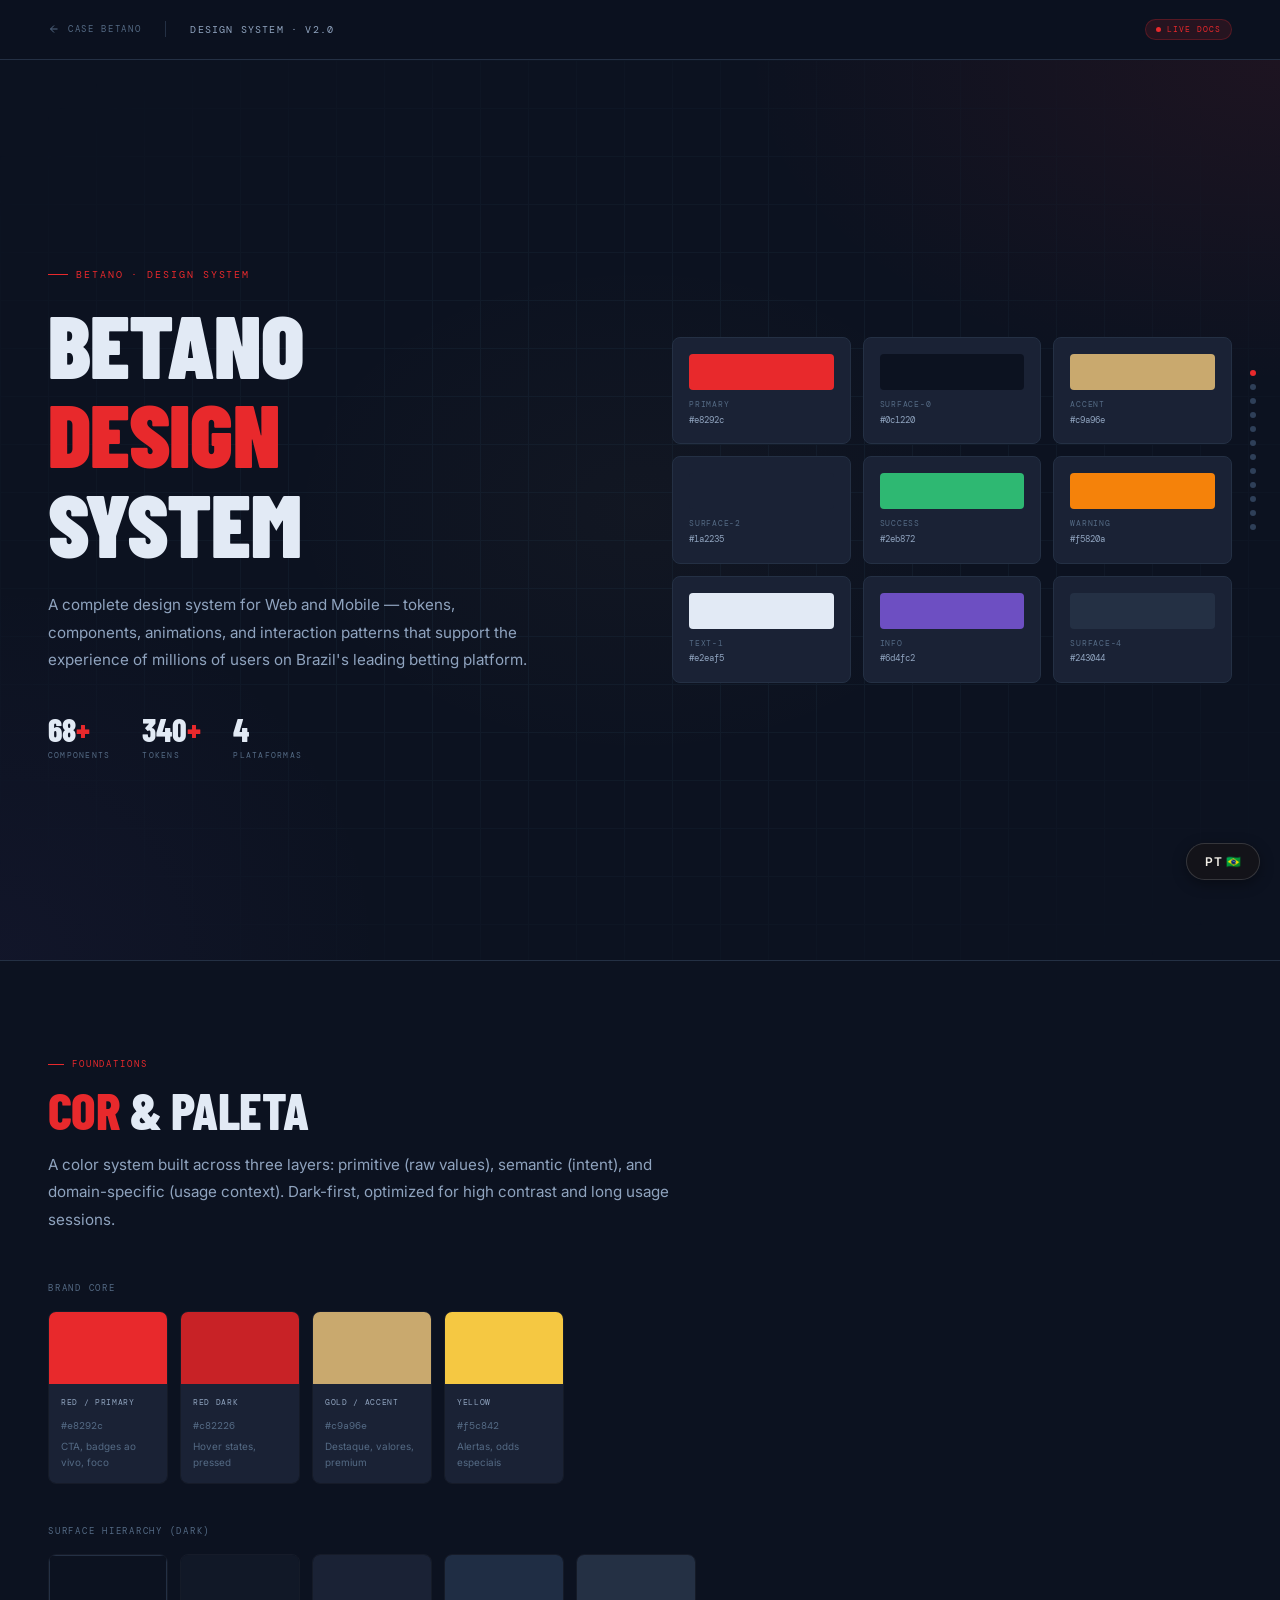
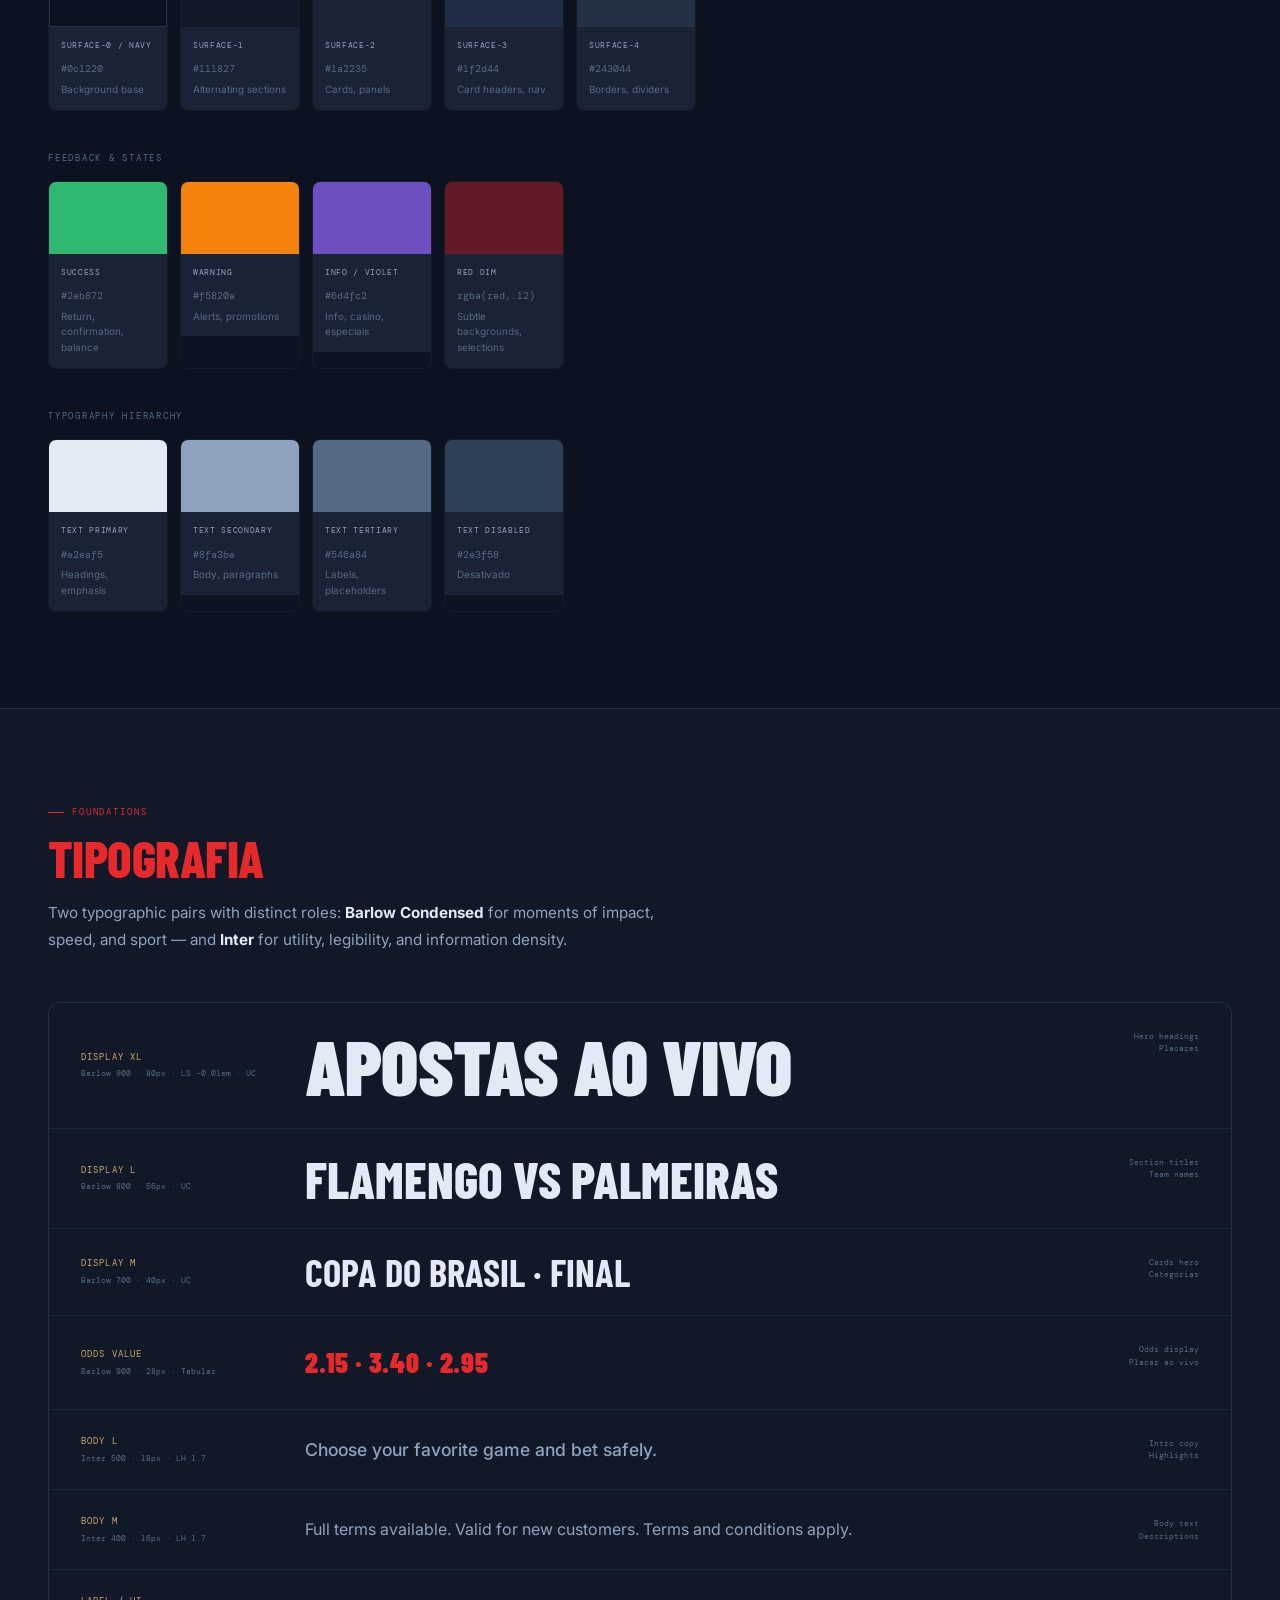
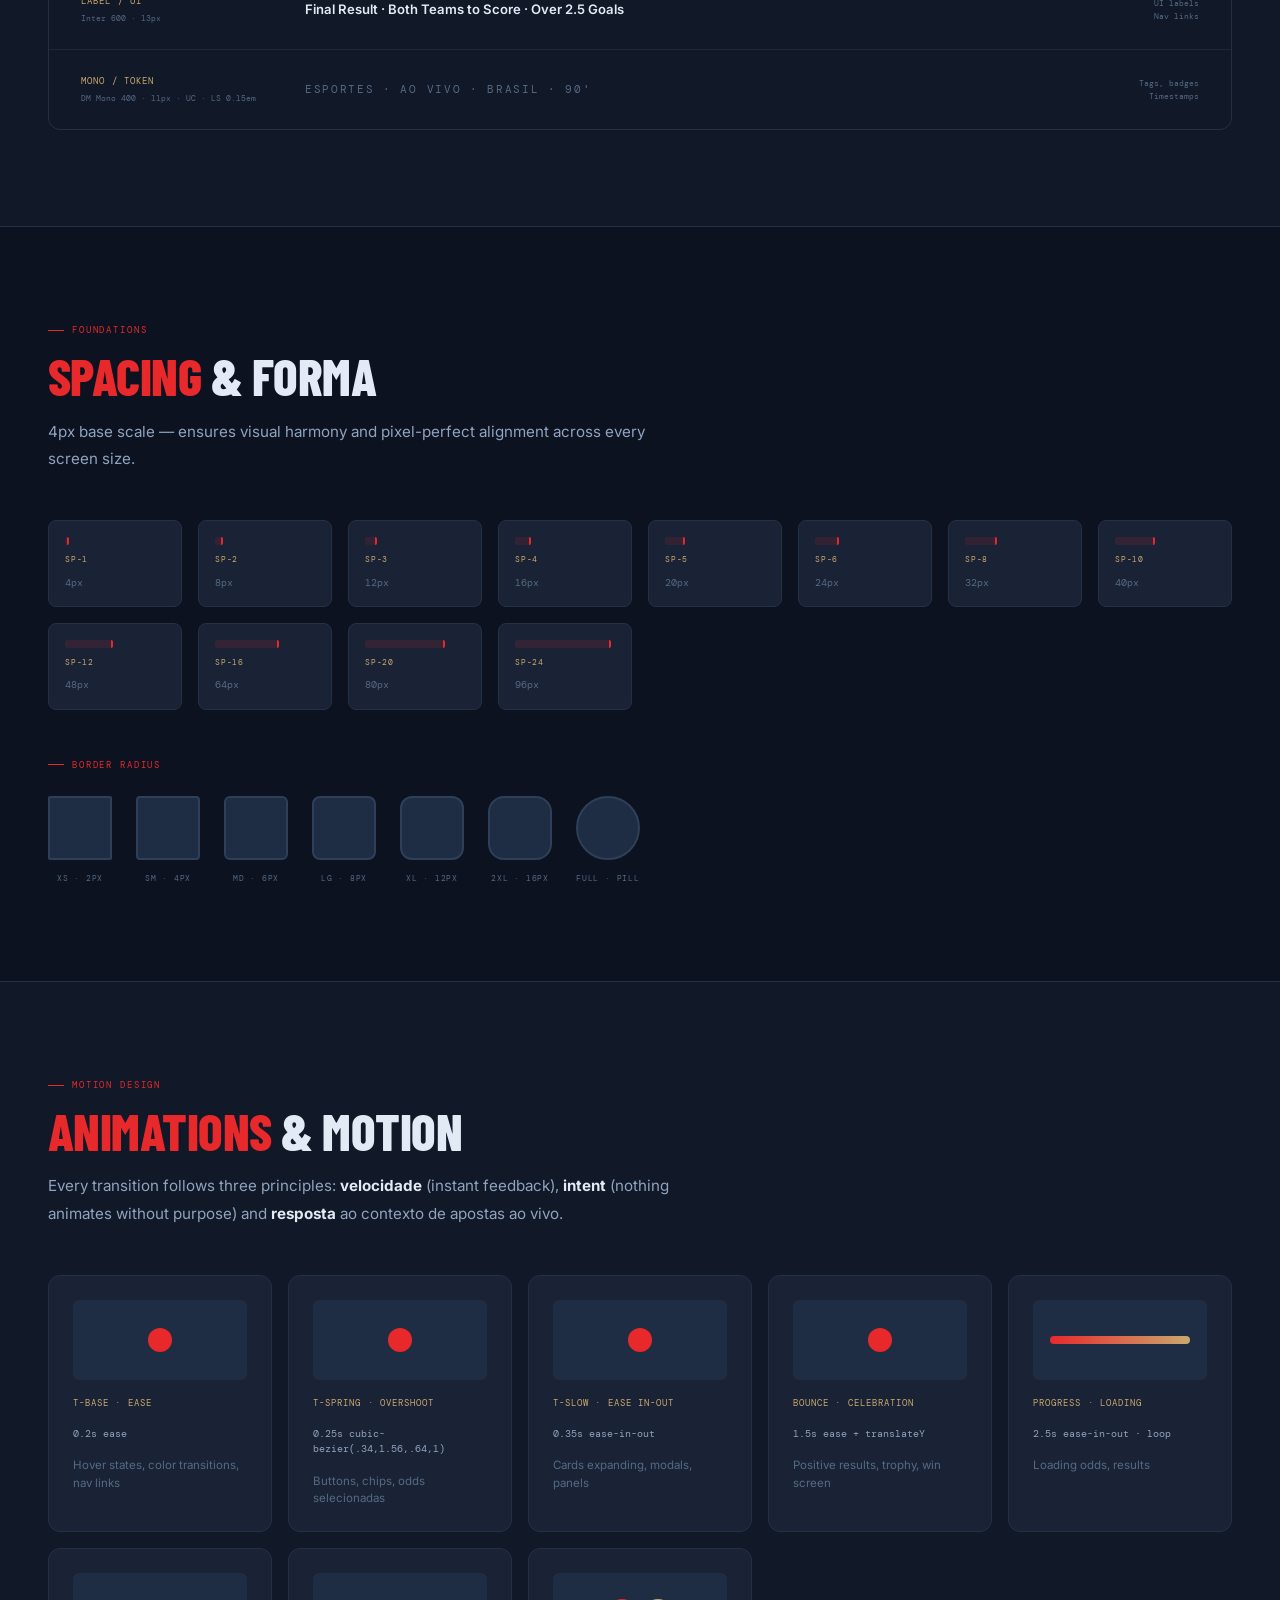
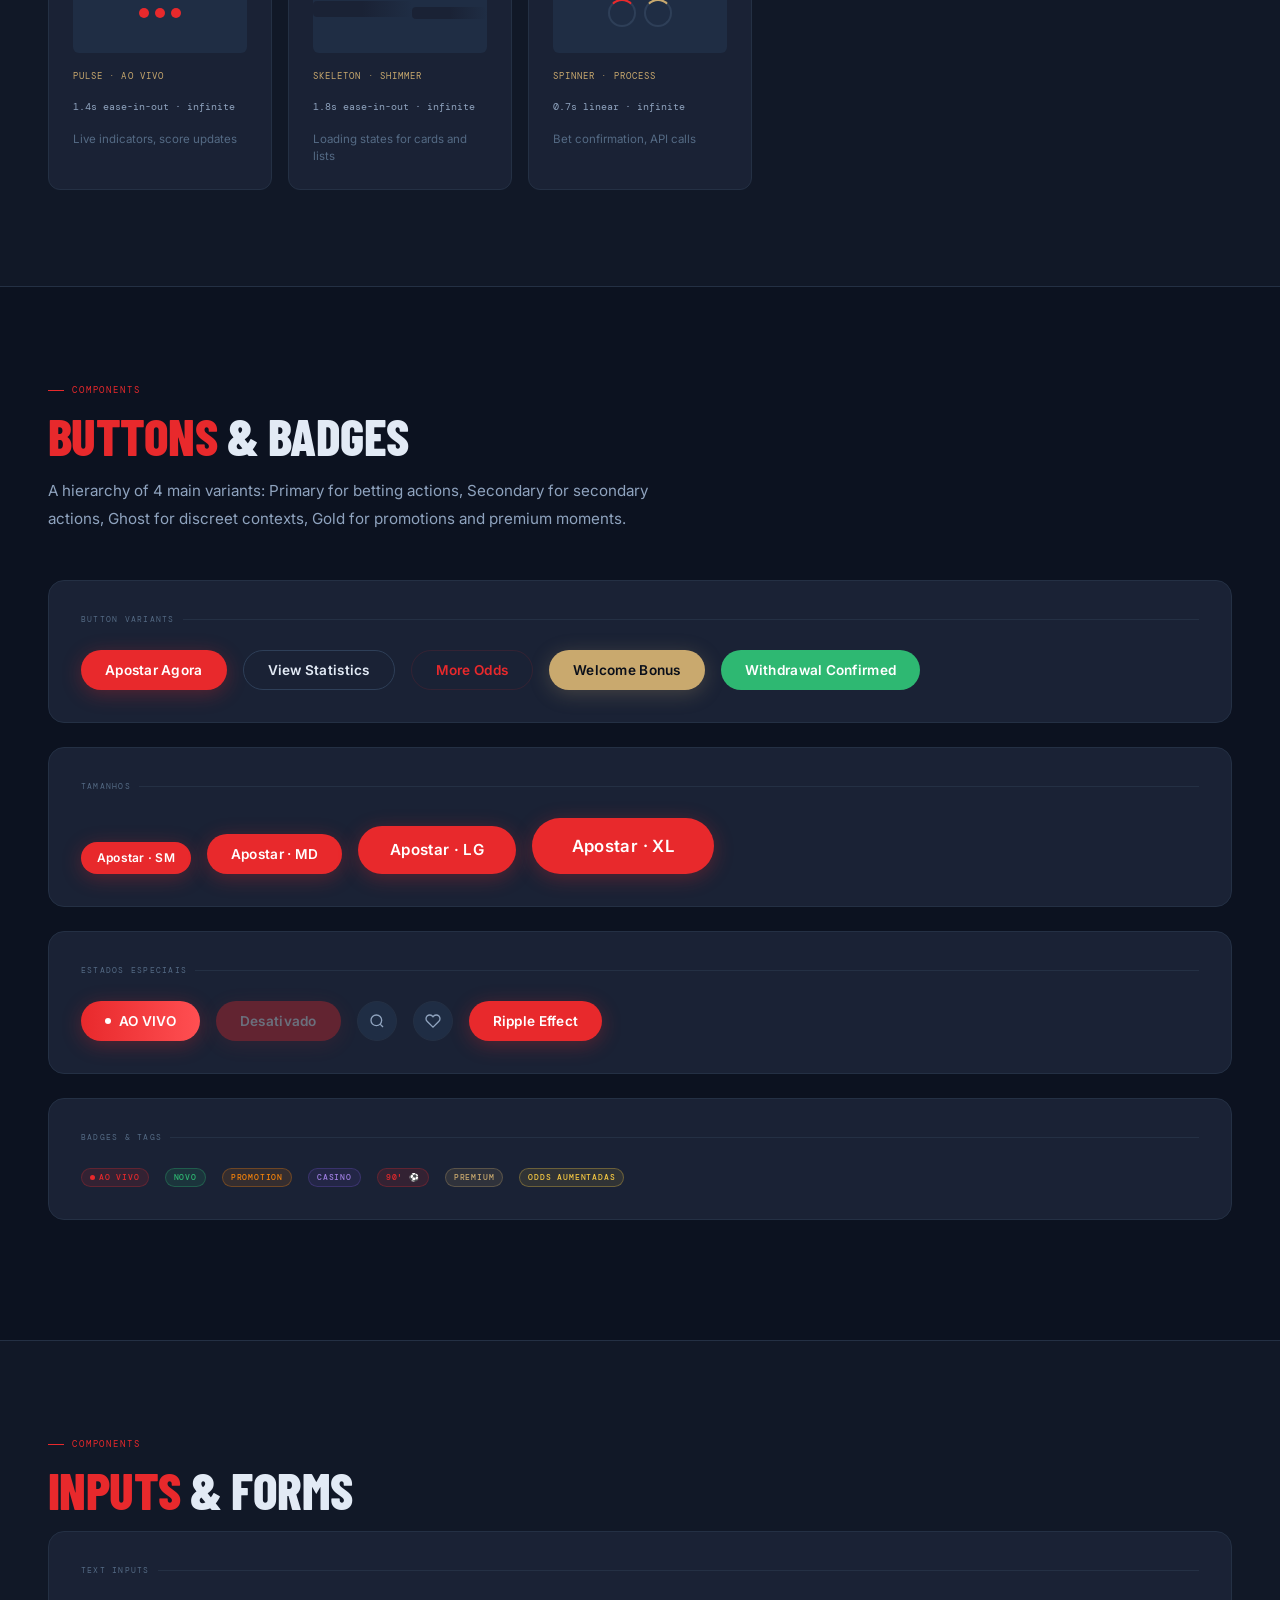
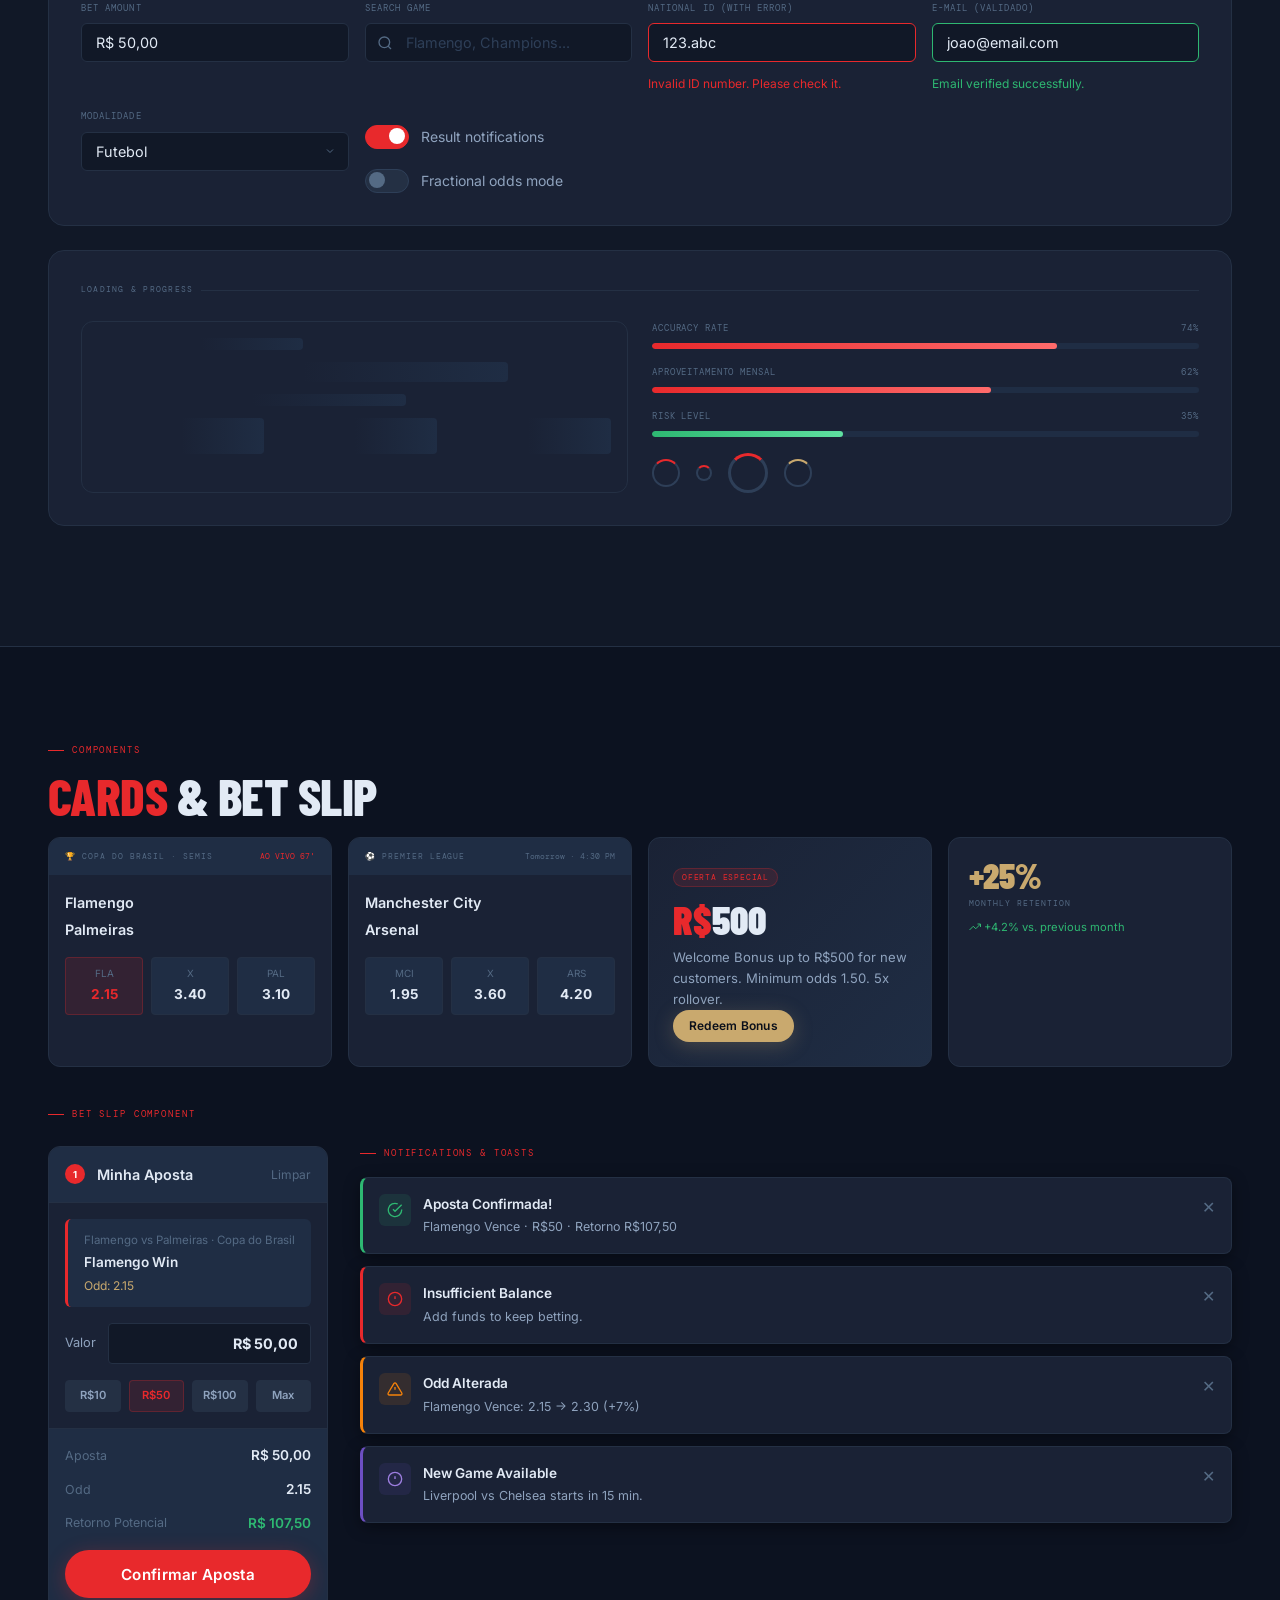
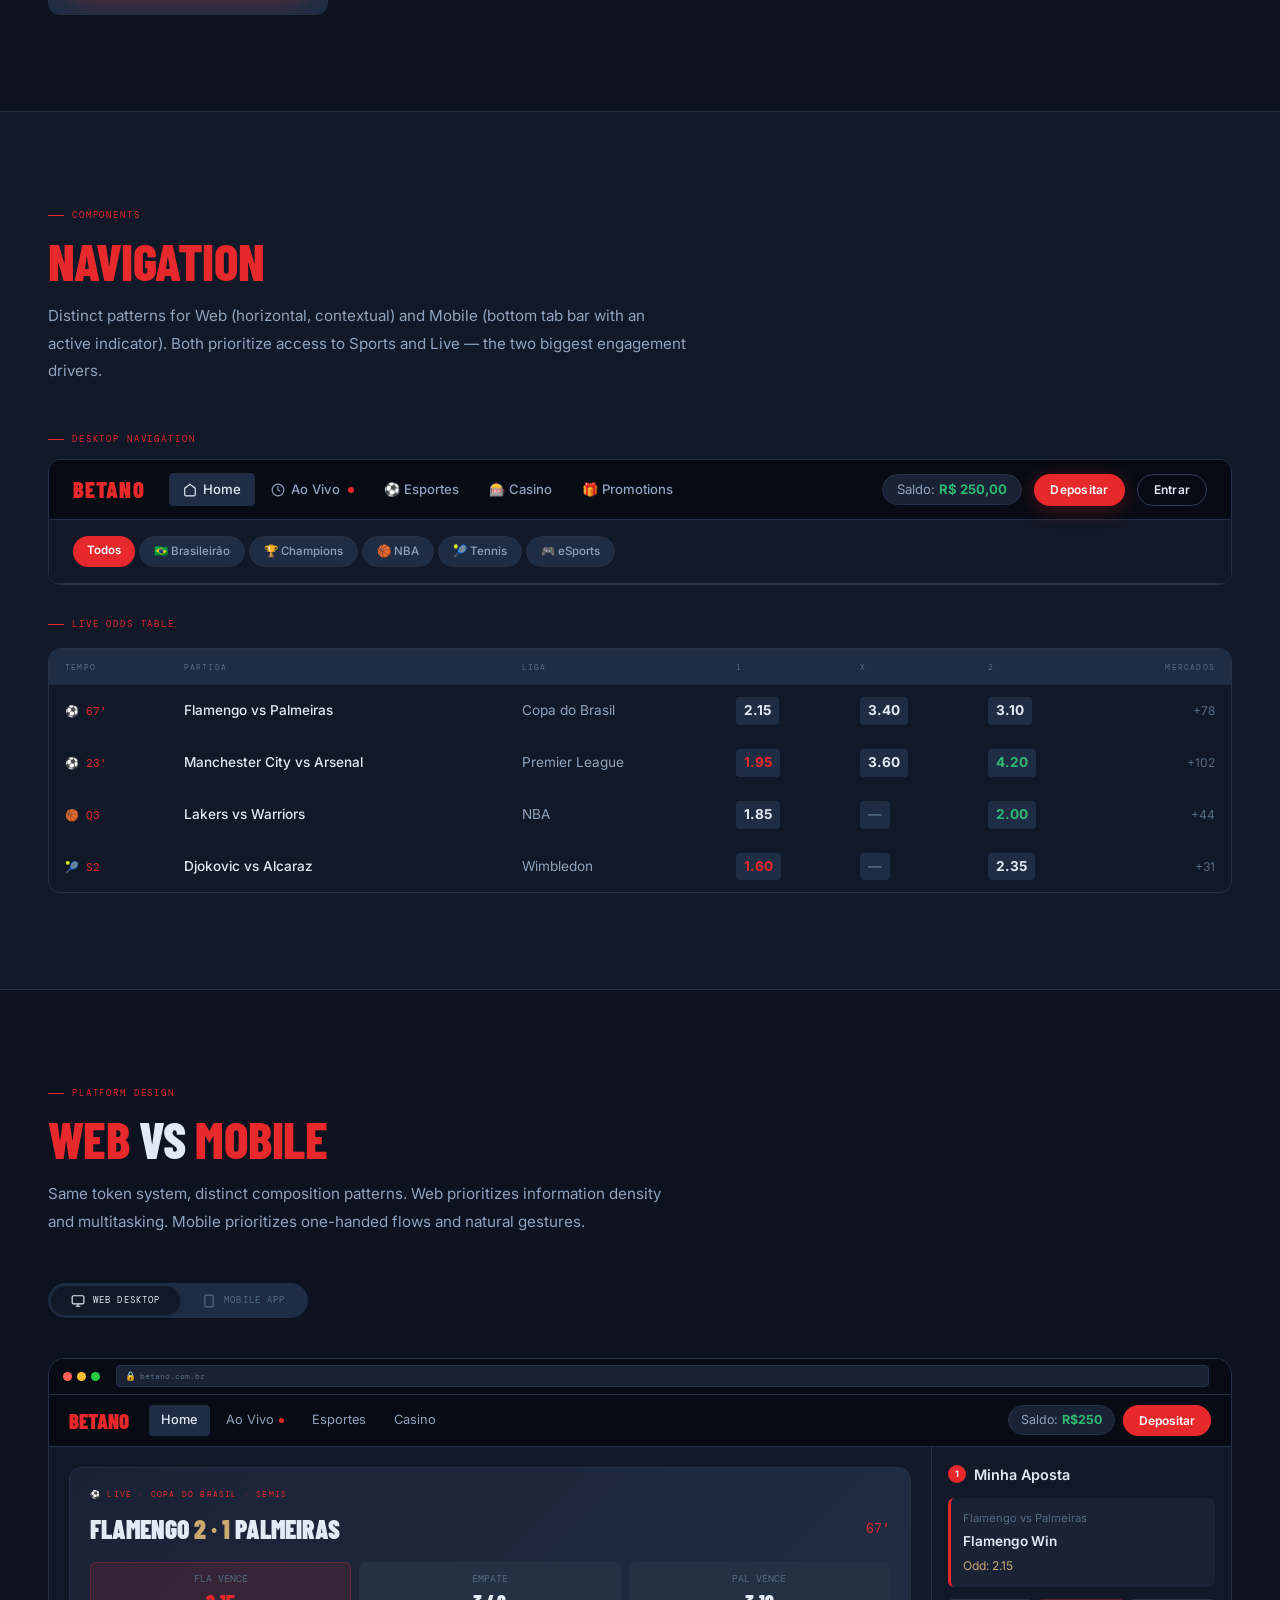
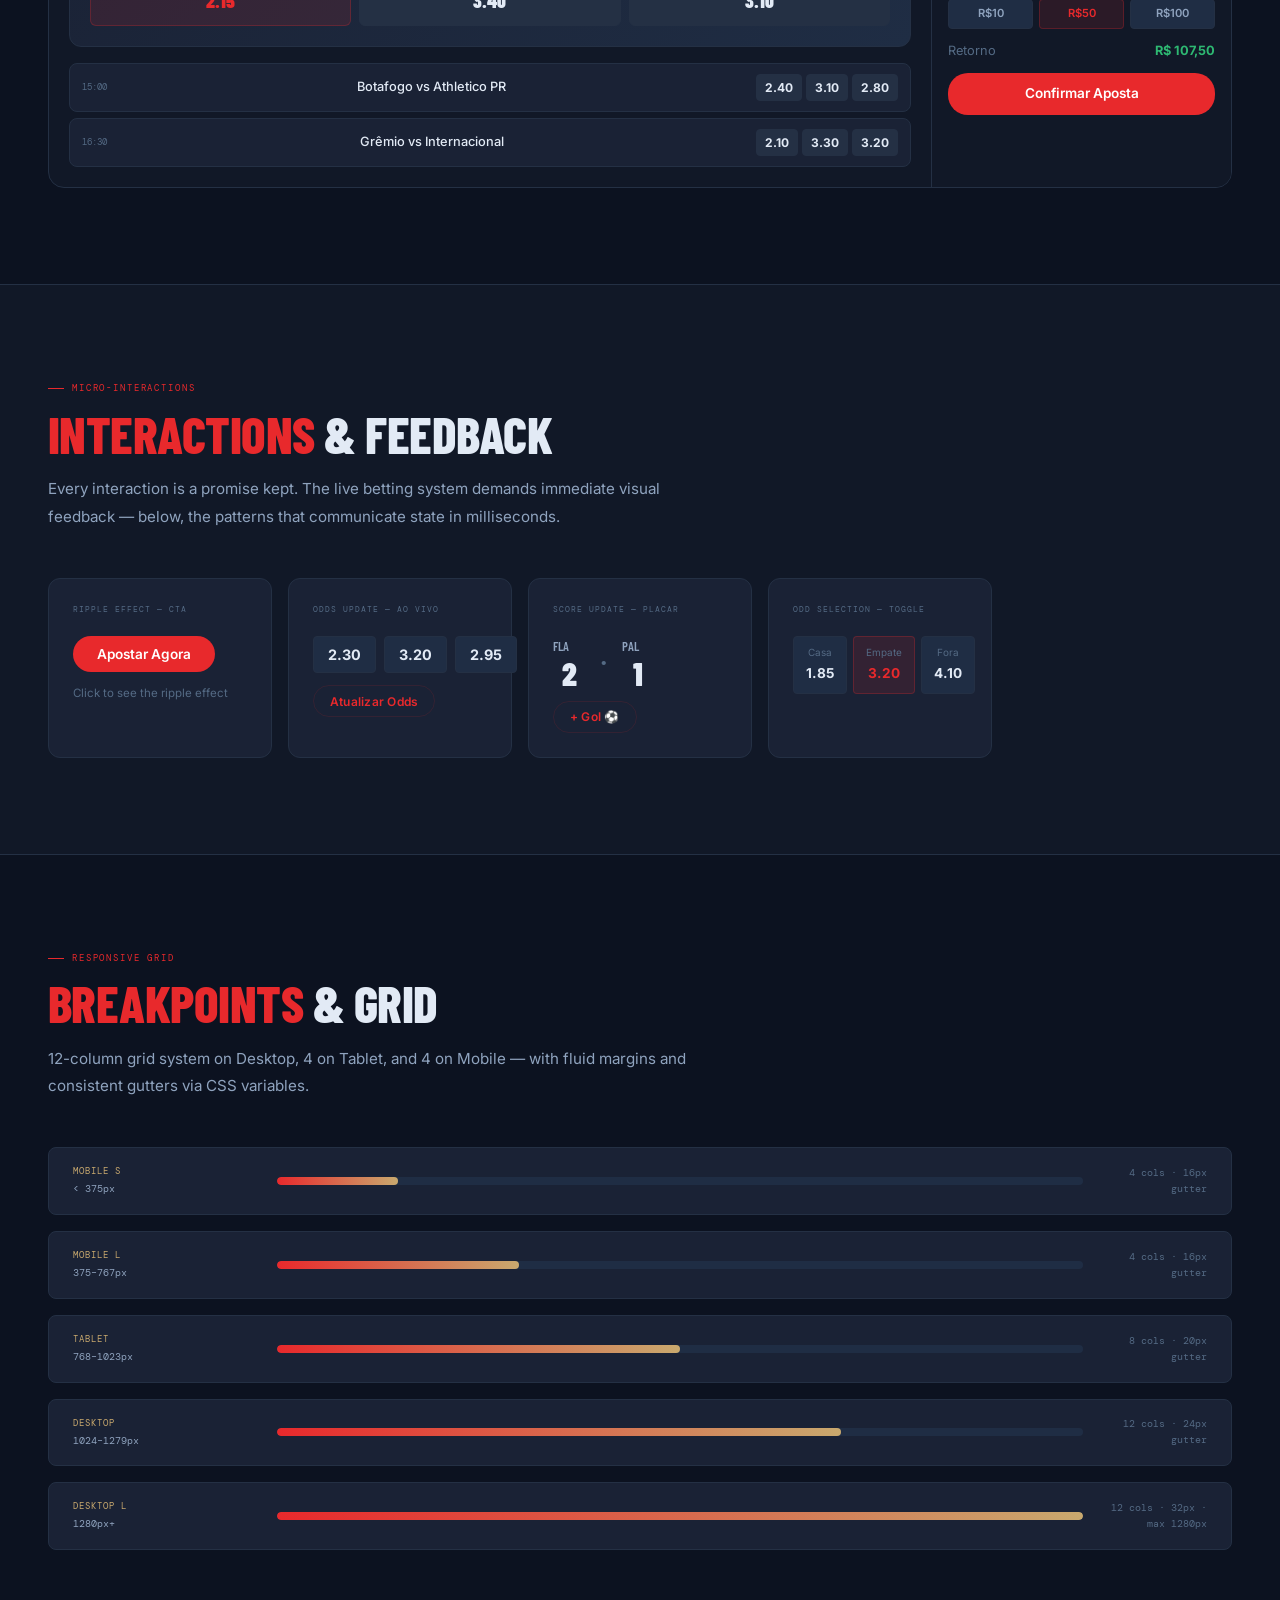
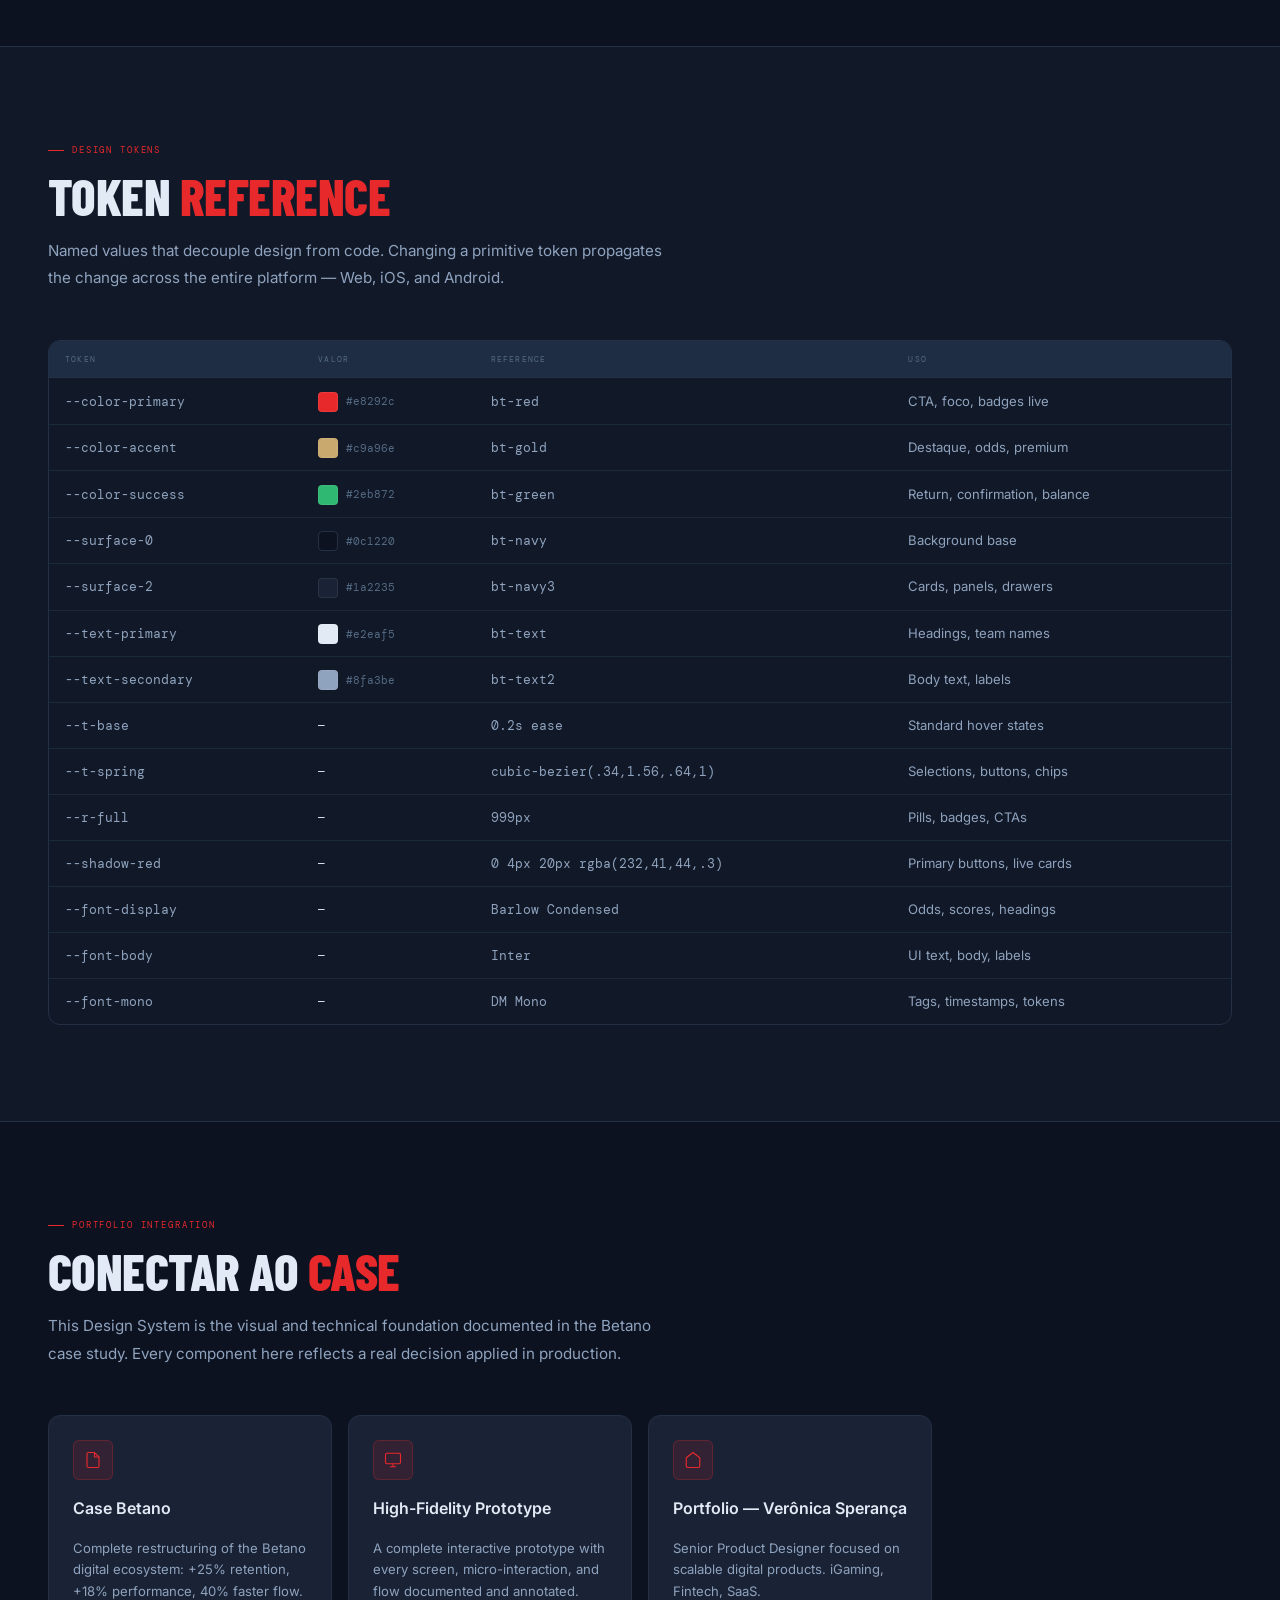
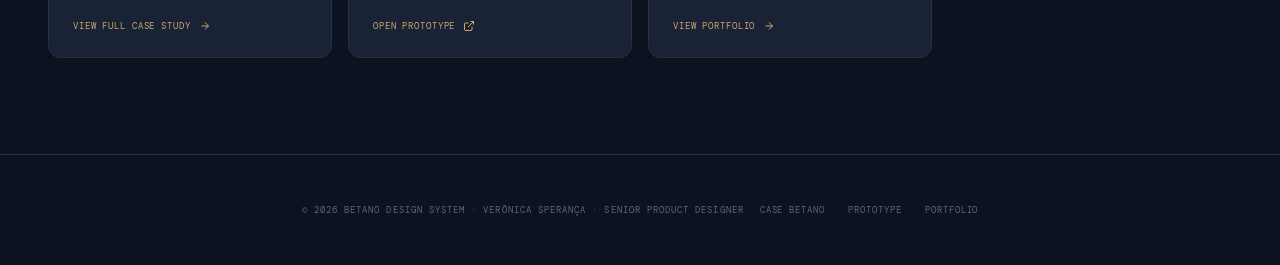
<file: en/design-system-betano.html>
<!DOCTYPE html>
<html lang="en">
<head>
<meta charset="utf-8"/>
<meta content="width=device-width, initial-scale=1.0" name="viewport"/>
<title>Betano Design System · Verônica Sperança</title>
<link href="https://fonts.googleapis.com" rel="preconnect"/>
<link crossorigin="" href="https://fonts.gstatic.com" rel="preconnect"/>
<link href="https://fonts.googleapis.com/css2?family=Inter:wght@300;400;500;600;700;800;900&amp;family=Barlow+Condensed:ital,wght@0,400;0,600;0,700;0,800;0,900;1,700&amp;family=DM+Mono:wght@400;500&amp;display=swap" rel="stylesheet"/>
<style>
/* ════════════════════════════════════════════
   BETANO DESIGN SYSTEM — CSS FOUNDATION
   ════════════════════════════════════════════ */
*,*::before,*::after{box-sizing:border-box;margin:0;padding:0}

:root {
  /* ── Brand Primitives ── */
  --bt-red:       #e8292c;
  --bt-red-dark:  #c82226;
  --bt-red-light: #f04548;
  --bt-red-dim:   rgba(232,41,44,0.12);
  --bt-red-glow:  rgba(232,41,44,0.25);

  --bt-gold:       #c9a96e;
  --bt-gold-light: #d4b87a;
  --bt-gold-dim:   rgba(201,169,110,0.12);
  --bt-gold-border:rgba(201,169,110,0.28);

  --bt-navy:  #0c1220;
  --bt-navy2: #111827;
  --bt-navy3: #1a2235;
  --bt-navy4: #1f2d44;
  --bt-navy5: #243044;

  --bt-green:  #2eb872;
  --bt-orange: #f5820a;
  --bt-yellow: #f5c842;
  --bt-violet: #6d4fc2;

  --bt-text:  #e2eaf5;
  --bt-text2: #8fa3be;
  --bt-text3: #546a84;
  --bt-text4: #2e3f58;

  --bt-border:  #243044;
  --bt-border2: #2e3f58;
  --bt-border3: #1a2a3a;

  /* ── Semantic Tokens ── */
  --surface-0: var(--bt-navy);
  --surface-1: var(--bt-navy2);
  --surface-2: var(--bt-navy3);
  --surface-3: var(--bt-navy4);
  --surface-4: var(--bt-navy5);

  --color-primary:      var(--bt-red);
  --color-primary-dark: var(--bt-red-dark);
  --color-accent:       var(--bt-gold);
  --color-success:      var(--bt-green);
  --color-warning:      var(--bt-orange);
  --color-info:         var(--bt-violet);

  --text-primary:   var(--bt-text);
  --text-secondary: var(--bt-text2);
  --text-tertiary:  var(--bt-text3);
  --text-disabled:  var(--bt-text4);

  /* ── Typography ── */
  --font-display: 'Barlow Condensed', sans-serif;
  --font-body:    'Inter', sans-serif;
  --font-mono:    'DM Mono', monospace;

  /* ── Spacing Scale (4px base) ── */
  --sp-1: 4px;  --sp-2: 8px;   --sp-3: 12px;  --sp-4: 16px;
  --sp-5: 20px; --sp-6: 24px;  --sp-8: 32px;  --sp-10: 40px;
  --sp-12: 48px; --sp-16: 64px; --sp-20: 80px; --sp-24: 96px;

  /* ── Radii ── */
  --r-xs: 2px; --r-sm: 4px; --r-md: 6px; --r-lg: 8px;
  --r-xl: 12px; --r-2xl: 16px; --r-full: 999px;

  /* ── Shadows ── */
  --shadow-sm:  0 1px 4px rgba(0,0,0,.3);
  --shadow-md:  0 4px 16px rgba(0,0,0,.4);
  --shadow-lg:  0 8px 32px rgba(0,0,0,.5);
  --shadow-red: 0 4px 20px rgba(232,41,44,.3);
  --shadow-gld: 0 4px 20px rgba(201,169,110,.25);

  /* ── Transitions ── */
  --t-fast:   0.1s ease;
  --t-base:   0.2s ease;
  --t-slow:   0.35s ease;
  --t-spring: 0.25s cubic-bezier(.34,1.56,.64,1);

  /* ── Layout ── */
  --container: 1280px;
  --container-pad: clamp(16px, 4vw, 48px);
}

html { scroll-behavior: smooth; }
body {
  background: var(--bt-navy);
  color: var(--bt-text);
  font-family: var(--font-body);
  font-size: 16px;
  line-height: 1.6;
  -webkit-font-smoothing: antialiased;
  overflow-x: hidden;
}
a { color: inherit; text-decoration: none; }
button { font-family: inherit; cursor: pointer; border: none; background: none; }
img { display: block; max-width: 100%; }

/* ════════ SCROLLBAR ════════ */
::-webkit-scrollbar { width: 5px; height: 5px; }
::-webkit-scrollbar-track { background: var(--bt-navy2); }
::-webkit-scrollbar-thumb { background: var(--bt-border2); border-radius: 3px; }
::-webkit-scrollbar-thumb:hover { background: var(--bt-gold); }
* { scrollbar-width: thin; scrollbar-color: var(--bt-border2) transparent; }

/* ════════════════════════════════════════════
   READING PROGRESS BAR
   ════════════════════════════════════════════ */
#rp {
  position: fixed; top: 0; left: 0; z-index: 9999;
  height: 2px; width: 0;
  background: linear-gradient(90deg, var(--bt-red), var(--bt-gold));
  transition: width .05s linear;
}

/* ════════════════════════════════════════════
   TOP NAV
   ════════════════════════════════════════════ */
.nav {
  position: sticky; top: 0; z-index: 900;
  background: rgba(12,18,32,0.92);
  backdrop-filter: blur(12px);
  border-bottom: 1px solid var(--bt-border);
  height: 60px;
  display: flex; align-items: center;
  padding: 0 var(--container-pad);
}
.nav-inner {
  width: 100%; max-width: var(--container); margin: 0 auto;
  display: flex; align-items: center; gap: var(--sp-6);
}
.nav-back {
  display: inline-flex; align-items: center; gap: var(--sp-2);
  font-family: var(--font-mono); font-size: 0.58rem;
  letter-spacing: .18em; text-transform: uppercase; color: var(--bt-text3);
  transition: color var(--t-base);
}
.nav-back:hover { color: var(--bt-gold); }
.nav-back svg { transition: transform var(--t-spring); }
.nav-back:hover svg { transform: translateX(-3px); }
.nav-sep { width: 1px; height: 16px; background: var(--bt-border); }
.nav-title {
  font-family: var(--font-mono); font-size: 0.62rem;
  letter-spacing: .12em; text-transform: uppercase; color: var(--bt-text2);
}
.nav-badge {
  margin-left: auto;
  display: flex; align-items: center; gap: 6px;
  background: var(--bt-red-dim); border: 1px solid var(--bt-red-glow);
  border-radius: var(--r-full);
  padding: 3px 10px;
  font-family: var(--font-mono); font-size: 0.5rem;
  letter-spacing: .12em; text-transform: uppercase; color: var(--bt-red);
}
.nav-badge-dot {
  width: 5px; height: 5px; border-radius: 50%;
  background: var(--bt-red);
  animation: blink 1.4s ease-in-out infinite;
}
@keyframes blink { 0%,100%{opacity:1} 50%{opacity:.3} }

/* ════════════════════════════════════════════
   HERO SECTION
   ════════════════════════════════════════════ */
.hero {
  position: relative; overflow: hidden;
  padding: var(--sp-24) var(--container-pad);
  min-height: 100vh;
  display: flex; align-items: center;
}
.hero-bg {
  position: absolute; inset: 0; pointer-events: none;
  background:
    radial-gradient(ellipse 70% 60% at 100% 0%, rgba(232,41,44,.08) 0%, transparent 60%),
    radial-gradient(ellipse 50% 70% at 0% 100%, rgba(109,79,194,.06) 0%, transparent 60%),
    radial-gradient(ellipse 40% 40% at 50% 50%, rgba(201,169,110,.03) 0%, transparent 70%);
}
/* Animated grid */
.hero-grid {
  position: absolute; inset: 0; pointer-events: none; overflow: hidden;
  background-image:
    linear-gradient(var(--bt-border3) 1px, transparent 1px),
    linear-gradient(90deg, var(--bt-border3) 1px, transparent 1px);
  background-size: 48px 48px;
  mask-image: radial-gradient(ellipse 80% 80% at 50% 50%, black 30%, transparent 80%);
  opacity: .4;
  animation: grid-drift 30s linear infinite;
}
@keyframes grid-drift {
  0%   { background-position: 0 0; }
  100% { background-position: 48px 48px; }
}
.hero-inner {
  position: relative; z-index: 2;
  width: 100%; max-width: var(--container); margin: 0 auto;
  display: grid; grid-template-columns: 1fr 1fr; gap: var(--sp-16);
  align-items: center;
}
.hero-tag {
  display: inline-flex; align-items: center; gap: var(--sp-2);
  font-family: var(--font-mono); font-size: .6rem;
  letter-spacing: .2em; text-transform: uppercase; color: var(--bt-red);
  margin-bottom: var(--sp-4);
}
.hero-tag::before {
  content: ''; width: 20px; height: 1px; background: var(--bt-red);
}
.hero-title {
  font-family: var(--font-display);
  font-size: clamp(3rem, 7vw, 7rem);
  font-weight: 900;
  line-height: 1;
  letter-spacing: -.01em;
  text-transform: uppercase;
  color: var(--bt-text);
  margin-bottom: var(--sp-6);
}
.hero-title span { color: var(--bt-red); }
.hero-desc {
  font-size: .95rem; color: var(--bt-text2); line-height: 1.8;
  max-width: 480px; margin-bottom: var(--sp-10);
}
.hero-stats {
  display: flex; gap: var(--sp-8);
}
.hero-stat-val {
  font-family: var(--font-display);
  font-size: 2rem; font-weight: 800;
  color: var(--bt-text); line-height: 1;
}
.hero-stat-val span { color: var(--bt-red); }
.hero-stat-label {
  font-family: var(--font-mono); font-size: .52rem;
  letter-spacing: .15em; text-transform: uppercase; color: var(--bt-text3);
  margin-top: 4px;
}

/* Hero right — animated token preview */
.hero-token-cloud {
  display: grid; grid-template-columns: repeat(3, 1fr); gap: var(--sp-3);
  perspective: 800px;
}
.hero-token {
  background: var(--bt-navy3); border: 1px solid var(--bt-border);
  border-radius: var(--r-lg); padding: var(--sp-4);
  animation: float var(--dur,4s) ease-in-out infinite;
  animation-delay: var(--delay,0s);
  transition: all var(--t-slow);
  cursor: default;
}
.hero-token:hover {
  transform: translateY(-4px) scale(1.03);
  border-color: var(--bt-border2);
  box-shadow: var(--shadow-md);
}
@keyframes float {
  0%,100%{transform:translateY(0)} 50%{transform:translateY(-8px)}
}
.hero-token__swatch {
  width: 100%; height: 36px; border-radius: var(--r-sm);
  margin-bottom: var(--sp-2);
}
.hero-token__name {
  font-family: var(--font-mono); font-size: .48rem;
  letter-spacing: .1em; text-transform: uppercase; color: var(--bt-text3);
  margin-bottom: 2px;
}
.hero-token__val {
  font-family: var(--font-mono); font-size: .58rem;
  color: var(--bt-text2);
}

/* ════════════════════════════════════════════
   SECTION SHELL
   ════════════════════════════════════════════ */
.ds-section {
  padding: var(--sp-24) var(--container-pad);
  border-top: 1px solid var(--bt-border);
}
.ds-section--alt { background: var(--bt-navy2); }
.container { max-width: var(--container); margin: 0 auto; }
.section-label {
  font-family: var(--font-mono); font-size: .58rem;
  letter-spacing: .2em; text-transform: uppercase; color: var(--bt-red);
  margin-bottom: var(--sp-3);
  display: flex; align-items: center; gap: var(--sp-2);
}
.section-label::before { content:''; width:16px; height:1px; background:var(--bt-red); }
.section-title {
  font-family: var(--font-display);
  font-size: clamp(2rem, 4vw, 3.5rem);
  font-weight: 800; line-height: 1;
  text-transform: uppercase;
  color: var(--bt-text);
  margin-bottom: var(--sp-4);
  letter-spacing: -.01em;
}
.section-title em { color: var(--bt-red); font-style: normal; }
.section-desc {
  color: var(--bt-text2); font-size: .95rem; line-height: 1.8;
  max-width: 640px; margin-bottom: var(--sp-12);
}

/* ════════════════════════════════════════════
   TOC RAIL
   ════════════════════════════════════════════ */
.toc-rail {
  position: fixed; right: 24px; top: 50%;
  transform: translateY(-50%);
  display: flex; flex-direction: column; gap: 8px;
  z-index: 800;
}
.toc-dot {
  width: 6px; height: 6px; border-radius: 50%;
  background: var(--bt-border2);
  cursor: pointer; transition: all var(--t-base);
  position: relative;
}
.toc-dot:hover, .toc-dot.active { background: var(--bt-red); }
.toc-dot .toc-tip {
  position: absolute; right: 14px; top: 50%; transform: translateY(-50%);
  background: var(--bt-navy3); border: 1px solid var(--bt-border);
  border-radius: var(--r-sm); padding: 3px 8px;
  font-family: var(--font-mono); font-size: .5rem;
  letter-spacing: .1em; text-transform: uppercase; color: var(--bt-text2);
  white-space: nowrap; opacity: 0; pointer-events: none;
  transition: opacity var(--t-base);
}
.toc-dot:hover .toc-tip { opacity: 1; }
@media(max-width:1200px){.toc-rail{display:none}}

/* ════════════════════════════════════════════
   FOUNDATIONS — COLOR
   ════════════════════════════════════════════ */
.color-groups {
  display: flex; flex-direction: column; gap: var(--sp-10);
}
.color-group-label {
  font-family: var(--font-mono); font-size: .55rem;
  letter-spacing: .2em; text-transform: uppercase; color: var(--bt-text3);
  margin-bottom: var(--sp-4);
}
.color-row {
  display: flex; gap: var(--sp-3); flex-wrap: wrap;
}
.color-chip {
  flex: 1; min-width: 80px; max-width: 120px;
  border-radius: var(--r-lg); overflow: hidden;
  border: 1px solid rgba(255,255,255,.04);
  transition: transform var(--t-spring);
  cursor: default;
}
.color-chip:hover { transform: translateY(-4px); }
.color-chip__swatch { height: 72px; }
.color-chip__info {
  background: var(--bt-navy3); padding: var(--sp-3);
}
.color-chip__name {
  font-family: var(--font-mono); font-size: .52rem;
  letter-spacing: .08em; text-transform: uppercase; color: var(--bt-text2);
  display: block; margin-bottom: 2px;
}
.color-chip__hex {
  font-family: var(--font-mono); font-size: .6rem; color: var(--bt-text3);
}
.color-chip__role {
  font-size: .62rem; color: var(--bt-text3); margin-top: 2px; display: block;
}

/* ════════════════════════════════════════════
   FOUNDATIONS — TYPOGRAPHY
   ════════════════════════════════════════════ */
.type-scale {
  display: flex; flex-direction: column; gap: 0;
  border: 1px solid var(--bt-border); border-radius: var(--r-xl);
  overflow: hidden;
}
.type-row {
  display: grid; grid-template-columns: 200px 1fr 140px;
  align-items: center; gap: var(--sp-6);
  padding: var(--sp-6) var(--sp-8);
  border-bottom: 1px solid var(--bt-border3);
  transition: background var(--t-base);
}
.type-row:last-child { border-bottom: none; }
.type-row:hover { background: var(--bt-navy3); }
.type-meta { display: flex; flex-direction: column; gap: 3px; }
.type-meta-name {
  font-family: var(--font-mono); font-size: .58rem;
  letter-spacing: .12em; text-transform: uppercase; color: var(--bt-gold);
}
.type-meta-spec {
  font-family: var(--font-mono); font-size: .52rem; color: var(--bt-text3);
}
.type-preview { overflow: hidden; }
.type-use {
  font-family: var(--font-mono); font-size: .52rem; color: var(--bt-text3);
  text-align: right; align-self: flex-start; padding-top: 4px;
  line-height: 1.5;
}

/* ════════════════════════════════════════════
   FOUNDATIONS — SPACING
   ════════════════════════════════════════════ */
.spacing-grid {
  display: grid; grid-template-columns: repeat(auto-fill, minmax(120px,1fr));
  gap: var(--sp-4);
}
.spacing-item {
  background: var(--bt-navy3); border: 1px solid var(--bt-border);
  border-radius: var(--r-lg); padding: var(--sp-4);
  display: flex; flex-direction: column; align-items: flex-start; gap: var(--sp-2);
  transition: border-color var(--t-base);
}
.spacing-item:hover { border-color: var(--bt-border2); }
.spacing-bar {
  height: 8px; background: var(--bt-red-dim);
  border-right: 2px solid var(--bt-red); border-radius: 2px;
  transition: background var(--t-base);
}
.spacing-item:hover .spacing-bar { background: var(--bt-red-glow); }
.spacing-token {
  font-family: var(--font-mono); font-size: .52rem;
  letter-spacing: .1em; text-transform: uppercase; color: var(--bt-gold);
}
.spacing-val {
  font-family: var(--font-mono); font-size: .6rem; color: var(--bt-text3);
}

/* ════════════════════════════════════════════
   FOUNDATIONS — ELEVATION & RADII
   ════════════════════════════════════════════ */
.elev-grid {
  display: grid; grid-template-columns: repeat(auto-fill, minmax(160px, 1fr));
  gap: var(--sp-6);
}
.elev-item {
  background: var(--bt-navy3); border-radius: var(--r-xl);
  padding: var(--sp-8) var(--sp-6);
  display: flex; flex-direction: column; align-items: center; gap: var(--sp-4);
  transition: transform var(--t-spring);
  cursor: default;
}
.elev-item:hover { transform: translateY(-4px); }
.elev-swatch {
  width: 64px; height: 64px; border-radius: var(--r-lg);
  background: var(--bt-navy4);
}
.elev-name {
  font-family: var(--font-mono); font-size: .55rem;
  letter-spacing: .1em; text-transform: uppercase; color: var(--bt-text3);
  text-align: center;
}

.radius-grid {
  display: flex; gap: var(--sp-6); flex-wrap: wrap; align-items: flex-end;
}
.radius-item {
  display: flex; flex-direction: column; align-items: center; gap: var(--sp-3);
}
.radius-swatch {
  width: 64px; height: 64px;
  background: var(--bt-navy4); border: 2px solid var(--bt-border2);
  transition: border-color var(--t-base);
}
.radius-item:hover .radius-swatch { border-color: var(--bt-gold); }
.radius-token {
  font-family: var(--font-mono); font-size: .5rem;
  letter-spacing: .1em; text-transform: uppercase; color: var(--bt-text3);
}

/* ════════════════════════════════════════════
   COMPONENTS — BUTTONS
   ════════════════════════════════════════════ */
.comp-showcase {
  background: var(--bt-navy3); border: 1px solid var(--bt-border);
  border-radius: var(--r-2xl); padding: var(--sp-8);
  margin-bottom: var(--sp-6);
}
.comp-showcase-label {
  font-family: var(--font-mono); font-size: .52rem;
  letter-spacing: .15em; text-transform: uppercase; color: var(--bt-text3);
  margin-bottom: var(--sp-6); display: flex; align-items: center; gap: var(--sp-2);
}
.comp-showcase-label::after {
  content: ''; flex: 1; height: 1px; background: var(--bt-border);
}
.comp-row {
  display: flex; gap: var(--sp-4); flex-wrap: wrap; align-items: center;
  margin-bottom: var(--sp-4);
}
.comp-row:last-child { margin-bottom: 0; }

/* Button variants */
.btn {
  display: inline-flex; align-items: center; justify-content: center; gap: var(--sp-2);
  font-family: var(--font-body); font-weight: 600; letter-spacing: .02em;
  border-radius: var(--r-full);
  transition: all var(--t-spring);
  white-space: nowrap;
  outline: none;
  position: relative; overflow: hidden;
}
.btn::before {
  content: ''; position: absolute; inset: 0;
  background: rgba(255,255,255,.1);
  opacity: 0; transition: opacity var(--t-base);
}
.btn:hover::before { opacity: 1; }
.btn:active { transform: scale(.97); }

.btn--sm  { font-size: .75rem; padding: 6px 16px;  height: 32px; }
.btn--md  { font-size: .85rem; padding: 10px 24px; height: 40px; }
.btn--lg  { font-size: .95rem; padding: 12px 32px; height: 48px; }
.btn--xl  { font-size: 1.05rem; padding: 16px 40px; height: 56px; }

.btn--primary {
  background: var(--bt-red); color: #fff;
  box-shadow: var(--shadow-red);
}
.btn--primary:hover { background: var(--bt-red-light); box-shadow: 0 6px 28px rgba(232,41,44,.4); }

.btn--secondary {
  background: transparent; color: var(--bt-text);
  border: 1.5px solid var(--bt-border2);
}
.btn--secondary:hover { border-color: var(--bt-text3); background: var(--bt-navy4); }

.btn--ghost {
  background: transparent; color: var(--bt-red);
  border: 1.5px solid var(--bt-red-dim);
}
.btn--ghost:hover { background: var(--bt-red-dim); border-color: var(--bt-red-glow); }

.btn--gold {
  background: var(--bt-gold); color: #0a0f1a;
  box-shadow: var(--shadow-gld);
}
.btn--gold:hover { background: var(--bt-gold-light); box-shadow: 0 6px 28px rgba(201,169,110,.35); }

.btn--success {
  background: var(--bt-green); color: #fff;
}
.btn--success:hover { filter: brightness(1.1); }

.btn--icon {
  width: 40px; height: 40px; border-radius: 50%;
  background: var(--bt-navy4); border: 1px solid var(--bt-border);
  color: var(--bt-text2); font-size: .9rem;
  display: inline-flex; align-items: center; justify-content: center;
  padding: 0;
}
.btn--icon:hover { border-color: var(--bt-text3); color: var(--bt-text); }

.btn--live {
  background: linear-gradient(90deg, var(--bt-red), #ff4f52);
  color: #fff;
  box-shadow: var(--shadow-red);
  animation: pulse-btn 2s ease-in-out infinite;
}
@keyframes pulse-btn {
  0%,100% { box-shadow: var(--shadow-red); }
  50% { box-shadow: 0 0 0 6px rgba(232,41,44,.15), var(--shadow-red); }
}

.btn--disabled { opacity: .35; pointer-events: none; }

.badge {
  display: inline-flex; align-items: center; gap: 4px;
  font-family: var(--font-mono); font-size: .5rem;
  letter-spacing: .1em; text-transform: uppercase;
  border-radius: var(--r-full); padding: 2px 8px;
  font-weight: 500;
}
.badge--live   { background: var(--bt-red-dim); border: 1px solid var(--bt-red-glow); color: var(--bt-red); }
.badge--live-dot { width:5px;height:5px;border-radius:50%;background:var(--bt-red);animation:blink 1.4s infinite; }
.badge--new    { background: rgba(46,184,114,.12); border:1px solid rgba(46,184,114,.3); color:var(--bt-green); }
.badge--promo  { background: rgba(245,130,10,.12); border:1px solid rgba(245,130,10,.3); color:var(--bt-orange); }
.badge--info   { background: rgba(109,79,194,.12); border:1px solid rgba(109,79,194,.3); color:#9d7ee0; }

/* ════════════════════════════════════════════
   COMPONENTS — FORM INPUTS
   ════════════════════════════════════════════ */
.input-wrap { display: flex; flex-direction: column; gap: var(--sp-2); }
.input-label {
  font-family: var(--font-mono); font-size: .55rem;
  letter-spacing: .12em; text-transform: uppercase; color: var(--bt-text3);
}
.input {
  background: var(--bt-navy2); border: 1.5px solid var(--bt-border);
  border-radius: var(--r-md); padding: 10px 14px;
  font-family: var(--font-body); font-size: .9rem; color: var(--bt-text);
  outline: none; transition: all var(--t-base); width: 100%;
}
.input::placeholder { color: var(--bt-text4); }
.input:hover  { border-color: var(--bt-border2); }
.input:focus  { border-color: var(--bt-red); box-shadow: 0 0 0 3px var(--bt-red-dim); }
.input--error { border-color: var(--bt-red); }
.input--success { border-color: var(--bt-green); }
.input-icon-wrap { position: relative; }
.input-icon-wrap .input { padding-left: 40px; }
.input-icon-wrap .input-icon {
  position: absolute; left: 12px; top: 50%; transform: translateY(-50%);
  color: var(--bt-text3); pointer-events: none;
}
.input-msg { font-size: .75rem; margin-top: 4px; }
.input-msg--error   { color: var(--bt-red); }
.input-msg--success { color: var(--bt-green); }

/* Select */
.select {
  appearance: none;
  background: var(--bt-navy2) url("data:image/svg+xml,%3Csvg xmlns='http://www.w3.org/2000/svg' width='12' height='12' viewBox='0 0 24 24' fill='none' stroke='%23546a84' stroke-width='2'%3E%3Cpath d='M6 9l6 6 6-6'/%3E%3C/svg%3E") no-repeat right 12px center;
  border: 1.5px solid var(--bt-border); border-radius: var(--r-md);
  padding: 10px 36px 10px 14px;
  font-family: var(--font-body); font-size: .9rem; color: var(--bt-text);
  outline: none; cursor: pointer; width: 100%;
  transition: border-color var(--t-base);
}
.select:focus { border-color: var(--bt-red); }

/* Toggle */
.toggle-wrap { display: flex; align-items: center; gap: var(--sp-3); }
.toggle {
  width: 44px; height: 24px; border-radius: var(--r-full);
  background: var(--bt-navy5); border: 1.5px solid var(--bt-border2);
  position: relative; cursor: pointer; transition: all var(--t-base);
  flex-shrink: 0;
}
.toggle::after {
  content: ''; position: absolute;
  width: 16px; height: 16px; border-radius: 50%;
  background: var(--bt-text3); left: 3px; top: 2px;
  transition: all var(--t-spring);
}
.toggle.on { background: var(--bt-red); border-color: var(--bt-red); }
.toggle.on::after { background: #fff; transform: translateX(20px); }
.toggle-label { font-size: .875rem; color: var(--bt-text2); }

/* ════════════════════════════════════════════
   COMPONENTS — CARDS
   ════════════════════════════════════════════ */
.cards-grid {
  display: grid; grid-template-columns: repeat(auto-fill, minmax(260px,1fr));
  gap: var(--sp-4);
}

/* Match card */
.match-card {
  background: var(--bt-navy3); border: 1px solid var(--bt-border);
  border-radius: var(--r-xl); overflow: hidden;
  transition: all var(--t-base); cursor: pointer;
}
.match-card:hover {
  border-color: var(--bt-border2);
  transform: translateY(-2px); box-shadow: var(--shadow-md);
}
.match-card__header {
  padding: var(--sp-3) var(--sp-4);
  background: var(--bt-navy4);
  display: flex; align-items: center; justify-content: space-between;
}
.match-card__league {
  font-family: var(--font-mono); font-size: .5rem;
  letter-spacing: .12em; text-transform: uppercase; color: var(--bt-text3);
}
.match-card__time {
  font-family: var(--font-mono); font-size: .52rem; color: var(--bt-text3);
}
.match-card__time.live { color: var(--bt-red); animation: blink 1.4s infinite; }
.match-card__body { padding: var(--sp-4); }
.match-card__teams {
  display: flex; flex-direction: column; gap: var(--sp-1);
  margin-bottom: var(--sp-4);
}
.match-card__team {
  font-size: .9rem; font-weight: 600; color: var(--bt-text);
}
.match-card__odds {
  display: grid; grid-template-columns: repeat(3,1fr); gap: var(--sp-2);
}
.odd-btn {
  background: var(--bt-navy4); border: 1px solid var(--bt-border);
  border-radius: var(--r-sm); padding: var(--sp-2) var(--sp-3);
  text-align: center; cursor: pointer; transition: all var(--t-base);
}
.odd-btn:hover { border-color: var(--bt-border2); background: var(--bt-navy5); }
.odd-btn.selected {
  background: var(--bt-red-dim); border-color: var(--bt-red-glow);
}
.odd-btn__label { font-size: .62rem; color: var(--bt-text3); display: block; margin-bottom: 2px; }
.odd-btn__val   { font-size: .85rem; font-weight: 700; color: var(--bt-text); display: block; }
.odd-btn.selected .odd-btn__val { color: var(--bt-red); }

/* Promo card */
.promo-card {
  background: linear-gradient(135deg, var(--bt-navy3) 0%, var(--bt-navy4) 100%);
  border: 1px solid var(--bt-border); border-radius: var(--r-xl);
  padding: var(--sp-6); position: relative; overflow: hidden;
  transition: all var(--t-base); cursor: pointer;
}
.promo-card::before {
  content: ''; position: absolute; inset: 0;
  background: linear-gradient(135deg, var(--bt-red-dim) 0%, transparent 60%);
  opacity: 0; transition: opacity var(--t-base);
}
.promo-card:hover::before { opacity: 1; }
.promo-card:hover { border-color: var(--bt-red-glow); transform: translateY(-2px); }
.promo-card__tag {
  display: inline-flex; align-items: center; gap: 4px;
  background: var(--bt-red-dim); border: 1px solid var(--bt-red-glow);
  border-radius: var(--r-full); padding: 2px 8px;
  font-family: var(--font-mono); font-size: .5rem;
  letter-spacing: .1em; text-transform: uppercase; color: var(--bt-red);
  margin-bottom: var(--sp-3); position: relative;
}
.promo-card__val {
  font-family: var(--font-display); font-size: 2.5rem;
  font-weight: 900; color: var(--bt-text); line-height: 1;
  margin-bottom: var(--sp-2); text-transform: uppercase; position: relative;
}
.promo-card__val span { color: var(--bt-red); }
.promo-card__desc {
  font-size: .82rem; color: var(--bt-text2); line-height: 1.6; position: relative;
}

/* Stat card */
.stat-card {
  background: var(--bt-navy3); border: 1px solid var(--bt-border);
  border-radius: var(--r-xl); padding: var(--sp-5);
  transition: all var(--t-base);
}
.stat-card:hover { border-color: var(--bt-border2); }
.stat-card__num {
  font-family: var(--font-display);
  font-size: 2.2rem; font-weight: 900;
  color: var(--bt-gold); line-height: 1;
  margin-bottom: var(--sp-1); text-transform: uppercase;
}
.stat-card__label {
  font-family: var(--font-mono); font-size: .52rem;
  letter-spacing: .12em; text-transform: uppercase; color: var(--bt-text3);
}
.stat-card__delta {
  display: inline-flex; align-items: center; gap: 3px;
  font-size: .7rem; color: var(--bt-green); margin-top: var(--sp-2);
}

/* ════════════════════════════════════════════
   COMPONENTS — NAVIGATION
   ════════════════════════════════════════════ */
.nav-demo {
  border-radius: var(--r-xl); overflow: hidden;
  border: 1px solid var(--bt-border);
}

/* Desktop nav */
.demo-nav-desktop {
  background: #060b14; height: 60px;
  display: flex; align-items: center;
  padding: 0 var(--sp-6); gap: var(--sp-6);
  border-bottom: 1px solid var(--bt-border);
}
.demo-nav-logo {
  font-family: var(--font-display); font-size: 1.4rem; font-weight: 900;
  color: var(--bt-red); letter-spacing: .05em; text-transform: uppercase;
}
.demo-nav-links {
  display: flex; gap: 2px; flex: 1;
}
.demo-nav-link {
  padding: 6px 14px; border-radius: var(--r-sm);
  font-size: .82rem; font-weight: 500; color: var(--bt-text2);
  cursor: pointer; transition: all var(--t-base);
  display: flex; align-items: center; gap: 6px;
}
.demo-nav-link:hover { color: var(--bt-text); background: var(--bt-navy3); }
.demo-nav-link.active { color: var(--bt-text); background: var(--bt-navy4); }
.demo-nav-right {
  display: flex; align-items: center; gap: var(--sp-3);
  margin-left: auto;
}
.demo-nav-balance {
  font-size: .82rem; color: var(--bt-text2);
  background: var(--bt-navy3); border: 1px solid var(--bt-border);
  border-radius: var(--r-full); padding: 4px 14px;
}
.demo-nav-balance strong { color: var(--bt-green); }

/* Mobile nav */
.demo-nav-mobile {
  background: #060b14;
  border-top: 1px solid var(--bt-border);
  display: flex; justify-content: space-around; align-items: stretch;
  height: 56px;
}
.demo-nav-tab {
  flex: 1; display: flex; flex-direction: column;
  align-items: center; justify-content: center; gap: 3px;
  font-family: var(--font-mono); font-size: .44rem;
  letter-spacing: .08em; text-transform: uppercase;
  color: var(--bt-text3); cursor: pointer; transition: color var(--t-base);
  position: relative;
}
.demo-nav-tab:hover { color: var(--bt-text2); }
.demo-nav-tab.active { color: var(--bt-red); }
.demo-nav-tab.active::after {
  content: ''; position: absolute; top: 0; left: 50%; transform: translateX(-50%);
  width: 24px; height: 2px; background: var(--bt-red); border-radius: var(--r-full);
}
.demo-nav-tab svg { width: 20px; height: 20px; }

/* ════════════════════════════════════════════
   COMPONENTS — BET SLIP
   ════════════════════════════════════════════ */
.betslip {
  background: var(--bt-navy3); border: 1px solid var(--bt-border);
  border-radius: var(--r-xl); overflow: hidden; max-width: 340px;
}
.betslip__header {
  background: var(--bt-navy4); padding: var(--sp-4);
  display: flex; align-items: center; justify-content: space-between;
  border-bottom: 1px solid var(--bt-border);
}
.betslip__title {
  display: flex; align-items: center; gap: var(--sp-3);
  font-weight: 600; font-size: .9rem;
}
.betslip__count {
  width: 20px; height: 20px; border-radius: 50%;
  background: var(--bt-red); color: #fff;
  font-size: .6rem; font-weight: 700;
  display: flex; align-items: center; justify-content: center;
}
.betslip__clear { font-size: .75rem; color: var(--bt-text3); cursor: pointer; transition: color var(--t-base); }
.betslip__clear:hover { color: var(--bt-red); }
.betslip__body { padding: var(--sp-4); display: flex; flex-direction: column; gap: var(--sp-4); }
.betslip__sel {
  background: var(--bt-navy4); border-radius: var(--r-md);
  padding: var(--sp-3) var(--sp-4); border-left: 3px solid var(--bt-red);
}
.betslip__sel-match { font-size: .72rem; color: var(--bt-text3); margin-bottom: 3px; }
.betslip__sel-name  { font-size: .85rem; font-weight: 600; color: var(--bt-text); }
.betslip__sel-odd   { font-size: .75rem; color: var(--bt-gold); margin-top: 2px; }
.betslip__stake {
  display: flex; align-items: center; gap: var(--sp-3);
}
.betslip__stake-label { font-size: .8rem; color: var(--bt-text2); }
.betslip__stake-val {
  flex: 1; background: var(--bt-navy2); border: 1px solid var(--bt-border);
  border-radius: var(--r-sm); padding: 8px 12px;
  font-size: .9rem; font-weight: 700; color: var(--bt-text); text-align: right;
}
.betslip__presets { display: flex; gap: var(--sp-2); }
.betslip__preset {
  flex: 1; background: var(--bt-navy5); border: 1px solid var(--bt-border);
  border-radius: var(--r-sm); padding: 6px;
  font-size: .7rem; font-weight: 600; color: var(--bt-text2);
  text-align: center; cursor: pointer; transition: all var(--t-base);
}
.betslip__preset:hover { border-color: var(--bt-border2); color: var(--bt-text); }
.betslip__preset.active { background: var(--bt-red-dim); border-color: var(--bt-red-glow); color: var(--bt-red); }
.betslip__footer {
  background: var(--bt-navy4); border-top: 1px solid var(--bt-border);
  padding: var(--sp-4);
}
.betslip__summary-row {
  display: flex; justify-content: space-between; align-items: center;
  margin-bottom: var(--sp-3);
}
.betslip__summary-label { font-size: .78rem; color: var(--bt-text3); }
.betslip__summary-val   { font-size: .85rem; font-weight: 600; color: var(--bt-text); }
.betslip__summary-val.positive { color: var(--bt-green); }

/* ════════════════════════════════════════════
   COMPONENTS — DATA TABLE (LIVE ODDS)
   ════════════════════════════════════════════ */
.ds-table {
  width: 100%; border-collapse: separate; border-spacing: 0;
  border-radius: var(--r-xl); overflow: hidden;
  border: 1px solid var(--bt-border);
}
.ds-table thead tr {
  background: var(--bt-navy4);
  border-bottom: 1px solid var(--bt-border);
}
.ds-table th {
  font-family: var(--font-mono); font-size: .5rem;
  letter-spacing: .15em; text-transform: uppercase; color: var(--bt-text3);
  padding: var(--sp-3) var(--sp-4); text-align: left; font-weight: 400;
}
.ds-table th:last-child, .ds-table td:last-child { text-align: right; }
.ds-table tbody tr {
  border-bottom: 1px solid var(--bt-border3);
  transition: background var(--t-fast);
}
.ds-table tbody tr:last-child { border-bottom: none; }
.ds-table tbody tr:hover { background: var(--bt-navy3); }
.ds-table td {
  padding: var(--sp-3) var(--sp-4); font-size: .85rem; color: var(--bt-text2);
}
.ds-table .td-primary { color: var(--bt-text); font-weight: 500; }
.ds-table .td-live { color: var(--bt-red); font-family: var(--font-mono); font-size: .7rem; }
.ds-table .td-odd {
  font-weight: 700; color: var(--bt-text);
  background: var(--bt-navy4); border-radius: var(--r-sm);
  padding: 3px 8px; display: inline-block; cursor: pointer;
  transition: all var(--t-base);
}
.ds-table .td-odd:hover { background: var(--bt-red-dim); color: var(--bt-red); }
.ds-table .td-up   { color: var(--bt-green); }
.ds-table .td-down { color: var(--bt-red); }

/* ════════════════════════════════════════════
   WEB VS MOBILE SWITCHER SECTION
   ════════════════════════════════════════════ */
.platform-switcher {
  display: flex; gap: 2px;
  background: var(--bt-navy4); border-radius: var(--r-full);
  padding: 3px; width: fit-content; margin-bottom: var(--sp-10);
}
.platform-btn {
  display: flex; align-items: center; gap: var(--sp-2);
  padding: 7px 20px; border-radius: var(--r-full);
  font-family: var(--font-mono); font-size: .58rem;
  letter-spacing: .12em; text-transform: uppercase;
  color: var(--bt-text3); cursor: pointer; transition: all var(--t-base);
}
.platform-btn.active { background: var(--bt-navy2); color: var(--bt-text); box-shadow: var(--shadow-sm); }
.platform-btn:hover:not(.active) { color: var(--bt-text2); }

.platform-panel { display: none; }
.platform-panel.active { display: block; }

/* ── Web Canvas ── */
.web-canvas {
  background: var(--bt-navy2); border: 1px solid var(--bt-border);
  border-radius: var(--r-2xl); overflow: hidden;
}
.web-canvas-chrome {
  background: #060b14; height: 36px;
  display: flex; align-items: center; padding: 0 14px; gap: 8px;
  border-bottom: 1px solid var(--bt-border);
}
.chrome-dots { display: flex; gap: 5px; }
.chrome-dot { width: 9px; height: 9px; border-radius: 50%; }
.chrome-dot:nth-child(1){background:#ff5f57}
.chrome-dot:nth-child(2){background:#febc2e}
.chrome-dot:nth-child(3){background:#28c840}
.chrome-url {
  flex: 1; background: var(--bt-navy3); border: 1px solid var(--bt-border);
  border-radius: var(--r-sm); height: 22px;
  display: flex; align-items: center; padding: 0 8px; margin: 0 8px;
  font-family: var(--font-mono); font-size: .48rem; color: var(--bt-text3);
  gap: 4px;
}
.chrome-lock { color: var(--bt-green); font-size: .55rem; }
.web-canvas-body { min-height: 380px; display: flex; flex-direction: column; }

/* ── Mobile Canvas ── */
.mobile-phones-row {
  display: flex; gap: var(--sp-8); flex-wrap: wrap; justify-content: center;
}
.phone-shell {
  width: 260px; flex-shrink: 0;
  background: var(--bt-navy); border: 8px solid #141e30; border-radius: 36px;
  overflow: hidden; display: flex; flex-direction: column;
  box-shadow: 0 0 0 1px rgba(255,255,255,.04), 0 24px 60px rgba(0,0,0,.6), inset 0 0 0 1px rgba(255,255,255,.03);
  position: relative;
}
.phone-notch {
  width: 88px; height: 22px; background: #141e30;
  border-radius: 0 0 14px 14px; margin: 0 auto;
  display: flex; align-items: center; justify-content: center; gap: 6px;
  z-index: 10;
}
.phone-notch-cam { width: 8px; height: 8px; border-radius: 50%; background: #1a1a22; border: 1px solid #2a2a35; }
.phone-status {
  display: flex; justify-content: space-between; align-items: center;
  padding: 0 16px 4px; font-size: .6rem; color: var(--bt-text3);
  font-family: var(--font-mono);
}
.phone-body { flex: 1; overflow: hidden; background: var(--bt-navy); }
.phone-label {
  text-align: center; margin-top: var(--sp-4);
  font-family: var(--font-mono); font-size: .52rem;
  letter-spacing: .15em; text-transform: uppercase; color: var(--bt-text3);
}

/* ════════════════════════════════════════════
   ANIMATION TOKENS SECTION
   ════════════════════════════════════════════ */
.anim-grid {
  display: grid; grid-template-columns: repeat(auto-fill, minmax(200px,1fr)); gap: var(--sp-4);
}
.anim-card {
  background: var(--bt-navy3); border: 1px solid var(--bt-border);
  border-radius: var(--r-xl); padding: var(--sp-6);
  display: flex; flex-direction: column; gap: var(--sp-4);
}
.anim-preview {
  height: 80px; background: var(--bt-navy4); border-radius: var(--r-md);
  display: flex; align-items: center; justify-content: center;
  overflow: hidden;
}
.anim-dot {
  width: 24px; height: 24px; border-radius: 50%;
  background: var(--bt-red);
}
.anim-dot--ease    { animation: demo-ease 2s ease infinite; }
.anim-dot--spring  { animation: demo-spring 2s cubic-bezier(.34,1.56,.64,1) infinite; }
.anim-dot--linear  { animation: demo-linear 2s linear infinite; }
.anim-dot--in-out  { animation: demo-ease 2s ease-in-out infinite; }
.anim-dot--bounce  { animation: demo-bounce 1.5s ease infinite; }
.anim-bar {
  height: 8px; border-radius: var(--r-full);
  background: linear-gradient(90deg, var(--bt-red), var(--bt-gold));
  animation: demo-width 2.5s ease-in-out infinite;
}
@keyframes demo-ease   {0%{transform:translateX(-32px)}50%{transform:translateX(32px)}100%{transform:translateX(-32px)}}
@keyframes demo-spring {0%{transform:translateX(-32px)}50%{transform:translateX(32px)}100%{transform:translateX(-32px)}}
@keyframes demo-linear {0%{transform:translateX(-32px)}100%{transform:translateX(32px)}}
@keyframes demo-bounce {0%,100%{transform:translateY(0)}50%{transform:translateY(-28px)}}
@keyframes demo-width  {0%,100%{width:20%}50%{width:90%}}
.anim-name {
  font-family: var(--font-mono); font-size: .55rem;
  letter-spacing: .12em; text-transform: uppercase; color: var(--bt-gold);
}
.anim-val  { font-family: var(--font-mono); font-size: .6rem; color: var(--bt-text2); }
.anim-use  { font-size: .72rem; color: var(--bt-text3); line-height: 1.5; }

/* ════════════════════════════════════════════
   ICON TOKENS GRID
   ════════════════════════════════════════════ */
.icon-grid {
  display: grid; grid-template-columns: repeat(auto-fill, minmax(80px,1fr)); gap: var(--sp-3);
}
.icon-item {
  background: var(--bt-navy3); border: 1px solid var(--bt-border);
  border-radius: var(--r-lg); padding: var(--sp-4);
  display: flex; flex-direction: column; align-items: center; gap: var(--sp-2);
  cursor: pointer; transition: all var(--t-base);
}
.icon-item:hover { border-color: var(--bt-border2); background: var(--bt-navy4); transform: translateY(-2px); }
.icon-item svg { width: 20px; height: 20px; color: var(--bt-text2); transition: color var(--t-base); }
.icon-item:hover svg { color: var(--bt-red); }
.icon-item span { font-family: var(--font-mono); font-size: .42rem; letter-spacing: .08em; text-transform: uppercase; color: var(--bt-text3); text-align: center; }

/* ════════════════════════════════════════════
   TOKEN TABLE
   ════════════════════════════════════════════ */
.token-table {
  width: 100%; border-collapse: separate; border-spacing: 0;
  border: 1px solid var(--bt-border); border-radius: var(--r-xl); overflow: hidden;
}
.token-table th {
  background: var(--bt-navy4); padding: var(--sp-3) var(--sp-4);
  font-family: var(--font-mono); font-size: .5rem;
  letter-spacing: .15em; text-transform: uppercase; color: var(--bt-text3);
  text-align: left; font-weight: 400; border-bottom: 1px solid var(--bt-border);
}
.token-table td {
  padding: var(--sp-3) var(--sp-4); font-size: .82rem; color: var(--bt-text2);
  border-bottom: 1px solid var(--bt-border3);
  vertical-align: middle;
}
.token-table tbody tr:last-child td { border-bottom: none; }
.token-table tbody tr:hover td { background: var(--bt-navy3); }
.tt-name { font-family: var(--font-mono); font-size: .68rem; color: var(--bt-gold); }
.tt-swatch {
  width: 20px; height: 20px; border-radius: var(--r-sm);
  display: inline-block; vertical-align: middle; margin-right: 8px;
  border: 1px solid rgba(255,255,255,.08);
}
.tt-val { font-family: var(--font-mono); color: var(--bt-text3); font-size: .7rem; }

/* ════════════════════════════════════════════
   NOTIFICATION / TOAST
   ════════════════════════════════════════════ */
.toast-stack { display: flex; flex-direction: column; gap: var(--sp-3); }
.toast {
  display: flex; align-items: flex-start; gap: var(--sp-3);
  background: var(--bt-navy3); border: 1px solid var(--bt-border);
  border-radius: var(--r-lg); padding: var(--sp-4);
  box-shadow: var(--shadow-md);
  animation: toast-in .4s var(--t-spring) both;
}
@keyframes toast-in {
  from { transform: translateX(20px); opacity: 0; }
  to   { transform: translateX(0); opacity: 1; }
}
.toast--success { border-left: 3px solid var(--bt-green); }
.toast--error   { border-left: 3px solid var(--bt-red); }
.toast--warning { border-left: 3px solid var(--bt-orange); }
.toast--info    { border-left: 3px solid var(--bt-violet); }
.toast-icon {
  width: 32px; height: 32px; border-radius: var(--r-md);
  display: flex; align-items: center; justify-content: center; flex-shrink: 0;
}
.toast--success .toast-icon { background: rgba(46,184,114,.12); color: var(--bt-green); }
.toast--error   .toast-icon { background: var(--bt-red-dim); color: var(--bt-red); }
.toast--warning .toast-icon { background: rgba(245,130,10,.12); color: var(--bt-orange); }
.toast--info    .toast-icon { background: rgba(109,79,194,.12); color: #9d7ee0; }
.toast-content { flex: 1; }
.toast-title  { font-size: .85rem; font-weight: 600; color: var(--bt-text); margin-bottom: 2px; }
.toast-msg    { font-size: .78rem; color: var(--bt-text2); }
.toast-close  { color: var(--bt-text3); cursor: pointer; transition: color var(--t-base); margin-top: 1px; }
.toast-close:hover { color: var(--bt-text); }

/* ════════════════════════════════════════════
   LOADING STATES
   ════════════════════════════════════════════ */
.skeleton {
  background: linear-gradient(90deg, var(--bt-navy3) 25%, var(--bt-navy4) 50%, var(--bt-navy3) 75%);
  background-size: 200% 100%;
  border-radius: var(--r-sm);
  animation: shimmer 1.8s ease-in-out infinite;
}
@keyframes shimmer { 0%{background-position:200%} 100%{background-position:-200%} }
.skeleton-card {
  background: var(--bt-navy3); border: 1px solid var(--bt-border);
  border-radius: var(--r-xl); padding: var(--sp-4);
  display: flex; flex-direction: column; gap: var(--sp-3);
}

/* Progress bar */
.progress-wrap { display: flex; flex-direction: column; gap: var(--sp-2); }
.progress-label {
  display: flex; justify-content: space-between;
  font-family: var(--font-mono); font-size: .55rem;
  letter-spacing: .1em; text-transform: uppercase; color: var(--bt-text3);
}
.progress-track {
  height: 6px; background: var(--bt-navy4); border-radius: var(--r-full); overflow: hidden;
}
.progress-fill {
  height: 100%; border-radius: var(--r-full);
  background: linear-gradient(90deg, var(--bt-red), #ff6b6b);
  animation: progress-grow 2s ease-out both;
}
@keyframes progress-grow { from{width:0} }

/* Spinner */
.spinner {
  width: 28px; height: 28px; border-radius: 50%;
  border: 2.5px solid var(--bt-border2);
  border-top-color: var(--bt-red);
  animation: spin .7s linear infinite;
}
@keyframes spin { to{transform:rotate(360deg)} }
.spinner--sm { width: 16px; height: 16px; border-width: 2px; }
.spinner--lg { width: 40px; height: 40px; border-width: 3px; }
.spinner--gold { border-top-color: var(--bt-gold); }

/* ════════════════════════════════════════════
   MICRO-INTERACTIONS DEMO SECTION
   ════════════════════════════════════════════ */
.micro-grid {
  display: grid; grid-template-columns: repeat(auto-fill, minmax(220px,1fr)); gap: var(--sp-4);
}
.micro-card {
  background: var(--bt-navy3); border: 1px solid var(--bt-border);
  border-radius: var(--r-xl); padding: var(--sp-6);
  display: flex; flex-direction: column; gap: var(--sp-5);
}
.micro-label {
  font-family: var(--font-mono); font-size: .52rem;
  letter-spacing: .12em; text-transform: uppercase; color: var(--bt-text3);
}
.micro-demo { display: flex; flex-direction: column; gap: var(--sp-3); align-items: flex-start; }

/* Ripple button */
.ripple-btn {
  position: relative; overflow: hidden;
  background: var(--bt-red); color: #fff;
  border: none; border-radius: var(--r-full);
  padding: 10px 24px; font-size: .85rem; font-weight: 600; cursor: pointer;
}
.ripple-btn::after {
  content: ''; position: absolute;
  width: 0; height: 0; border-radius: 50%;
  background: rgba(255,255,255,.3);
  transform: translate(-50%, -50%);
  transition: width .5s, height .5s, opacity .5s;
  opacity: 0;
  top: var(--ry, 50%); left: var(--rx, 50%);
}
.ripple-btn.ripple::after { width: 200px; height: 200px; opacity: 0; }

/* Odds flip animation */
.odds-flip-demo { display: flex; gap: var(--sp-2); }
.odds-flip-val {
  background: var(--bt-navy4); border: 1px solid var(--bt-border);
  border-radius: var(--r-sm); padding: 6px 14px;
  font-size: .9rem; font-weight: 700; color: var(--bt-text);
  transition: all .3s ease;
  cursor: default;
}
.odds-flip-val.up   { color: var(--bt-green); background: rgba(46,184,114,.1); border-color: rgba(46,184,114,.3); animation: flash-up .5s ease; }
.odds-flip-val.down { color: var(--bt-red); background: var(--bt-red-dim); border-color: var(--bt-red-glow); animation: flash-dn .5s ease; }
@keyframes flash-up { 0%{transform:scale(1)} 40%{transform:scale(1.1)} 100%{transform:scale(1)} }
@keyframes flash-dn { 0%{transform:scale(1)} 40%{transform:scale(.92)} 100%{transform:scale(1)} }

/* Score counter */
.score-demo {
  display: flex; align-items: center; gap: var(--sp-4);
  font-family: var(--font-display); font-size: 2rem; font-weight: 900;
}
.score-team { font-size: .8rem; font-weight: 600; color: var(--bt-text2); }
.score-num { color: var(--bt-text); line-height: 1; min-width: 32px; text-align: center; }
.score-sep { color: var(--bt-text3); font-size: 1.4rem; }

/* ════════════════════════════════════════════
   RESPONSIVE BREAKPOINTS SECTION
   ════════════════════════════════════════════ */
.breakpoints-visual {
  display: flex; flex-direction: column; gap: var(--sp-4);
}
.bp-item {
  display: grid; grid-template-columns: 180px 1fr 100px;
  gap: var(--sp-6); align-items: center;
  background: var(--bt-navy3); border: 1px solid var(--bt-border);
  border-radius: var(--r-lg); padding: var(--sp-4) var(--sp-6);
  transition: border-color var(--t-base);
}
.bp-item:hover { border-color: var(--bt-border2); }
.bp-name {
  display: flex; flex-direction: column; gap: 3px;
}
.bp-name-label {
  font-family: var(--font-mono); font-size: .55rem;
  letter-spacing: .12em; text-transform: uppercase; color: var(--bt-gold);
}
.bp-name-val {
  font-family: var(--font-mono); font-size: .65rem; color: var(--bt-text2);
}
.bp-bar-wrap {
  background: var(--bt-navy4); border-radius: var(--r-full);
  height: 8px; overflow: hidden;
}
.bp-bar {
  height: 100%; border-radius: var(--r-full);
  background: linear-gradient(90deg, var(--bt-red), var(--bt-gold));
}
.bp-cols {
  font-family: var(--font-mono); font-size: .62rem; color: var(--bt-text3);
  text-align: right;
}

/* ════════════════════════════════════════════
   PORTFOLIO INTEGRATION SECTION
   ════════════════════════════════════════════ */
.integration-cards {
  display: grid; grid-template-columns: repeat(auto-fill, minmax(280px,1fr)); gap: var(--sp-4);
}
.int-card {
  background: var(--bt-navy3); border: 1px solid var(--bt-border);
  border-radius: var(--r-xl); padding: var(--sp-6);
  display: flex; flex-direction: column; gap: var(--sp-4);
  transition: all var(--t-base); position: relative; overflow: hidden;
}
.int-card::before {
  content: ''; position: absolute; top: 0; left: 0; right: 0; height: 2px;
  background: linear-gradient(90deg, var(--bt-red), transparent);
  opacity: 0; transition: opacity var(--t-base);
}
.int-card:hover { border-color: var(--bt-border2); transform: translateY(-3px); }
.int-card:hover::before { opacity: 1; }
.int-card__icon {
  width: 40px; height: 40px; border-radius: var(--r-md);
  background: var(--bt-red-dim); border: 1px solid var(--bt-red-glow);
  color: var(--bt-red);
  display: flex; align-items: center; justify-content: center;
}
.int-card__title { font-size: 1rem; font-weight: 600; color: var(--bt-text); }
.int-card__desc  { font-size: .82rem; color: var(--bt-text2); line-height: 1.65; flex: 1; }
.int-card__link {
  display: inline-flex; align-items: center; gap: var(--sp-2);
  font-family: var(--font-mono); font-size: .55rem;
  letter-spacing: .1em; text-transform: uppercase;
  color: var(--bt-gold); transition: gap var(--t-spring);
}
.int-card__link:hover { gap: var(--sp-3); }
.int-card__link svg { transition: transform var(--t-spring); }
.int-card__link:hover svg { transform: translateX(3px); }

/* ════════════════════════════════════════════
   FOOTER
   ════════════════════════════════════════════ */
.ds-footer {
  border-top: 1px solid var(--bt-border);
  padding: var(--sp-12) var(--container-pad);
  display: flex; justify-content: space-between; align-items: center; flex-wrap: wrap; gap: var(--sp-4);
}
.ds-footer-copy {
  font-family: var(--font-mono); font-size: .55rem;
  letter-spacing: .12em; text-transform: uppercase; color: var(--bt-text3);
}
.ds-footer-links { display: flex; gap: var(--sp-6); }
.ds-footer-links a {
  font-family: var(--font-mono); font-size: .55rem;
  letter-spacing: .1em; text-transform: uppercase; color: var(--bt-text3);
  transition: color var(--t-base);
}
.ds-footer-links a:hover { color: var(--bt-gold); }

/* ════════════════════════════════════════════
   REVEAL ANIMATIONS (Intersection Observer)
   ════════════════════════════════════════════ */
.reveal {
  opacity: 0; transform: translateY(24px);
  transition: opacity .6s ease, transform .6s ease;
}
.reveal.visible { opacity: 1; transform: none; }
.reveal-delay-1 { transition-delay: .1s; }
.reveal-delay-2 { transition-delay: .2s; }
.reveal-delay-3 { transition-delay: .3s; }
.reveal-delay-4 { transition-delay: .4s; }

@media (prefers-reduced-motion: reduce) {
  *, *::before, *::after { animation-duration: .01ms !important; transition-duration: .01ms !important; }
}

/* ════════════════════════════════════════════
   RESPONSIVE
   ════════════════════════════════════════════ */
@media(max-width:1024px){
  .hero-inner { grid-template-columns: 1fr; }
  .hero-token-cloud { grid-template-columns: repeat(4,1fr); max-width: 480px; }
  .type-row { grid-template-columns: 1fr; gap: var(--sp-3); }
  .type-use { text-align: left; }
}
@media(max-width:768px){
  .hero-token-cloud { display: none; }
  .cards-grid { grid-template-columns: 1fr; }
  .mobile-phones-row { flex-direction: column; align-items: center; }
  .bp-item { grid-template-columns: 1fr; }
  .bp-bar-wrap { display: none; }
}
</style>
</head>
<body>

<style>
.lang-toggle{position:fixed;bottom:20px;right:20px;z-index:99999;background:rgba(20,20,25,0.9);backdrop-filter:blur(6px);color:#F0EDE6;padding:8px 18px;border-radius:999px;font-family:'Inter',sans-serif;font-size:12px;font-weight:600;letter-spacing:.04em;text-decoration:none;border:1px solid rgba(255,255,255,0.15);box-shadow:0 4px 14px rgba(0,0,0,0.35);transition:background .2s ease,transform .2s ease;}
.lang-toggle:hover{background:rgba(201,169,110,0.9);color:#111;transform:translateY(-1px);}
@media (max-width:640px){.lang-toggle{bottom:16px;right:16px;padding:7px 14px;font-size:11px;}}
</style>

<a href="../design-system-betano.html" class="lang-toggle" aria-label="Mudar para versão em português">PT 🇧🇷</a>

<div id="rp"></div>
<!-- TOC Rail -->
<nav aria-label="Design System Sections" class="toc-rail">
<div class="toc-dot active" data-target="intro">
<span class="toc-tip">Intro</span>
</div>
<div class="toc-dot" data-target="foundations-color">
<span class="toc-tip">Cores</span>
</div>
<div class="toc-dot" data-target="foundations-type">
<span class="toc-tip">Tipografia</span>
</div>
<div class="toc-dot" data-target="foundations-spacing">
<span class="toc-tip">Spacing</span>
</div>
<div class="toc-dot" data-target="animations">
<span class="toc-tip">Animations</span>
</div>
<div class="toc-dot" data-target="components-buttons">
<span class="toc-tip">Buttons</span>
</div>
<div class="toc-dot" data-target="components-inputs">
<span class="toc-tip">Inputs</span>
</div>
<div class="toc-dot" data-target="components-cards">
<span class="toc-tip">Cards</span>
</div>
<div class="toc-dot" data-target="components-nav">
<span class="toc-tip">Navigation</span>
</div>
<div class="toc-dot" data-target="platform">
<span class="toc-tip">Web vs Mobile</span>
</div>
<div class="toc-dot" data-target="micro">
<span class="toc-tip">Micro-interactions</span>
</div>
<div class="toc-dot" data-target="tokens">
<span class="toc-tip">Tokens</span>
</div>
</nav>
<!-- ═══ TOP NAV ═══ -->
<nav class="nav">
<div class="nav-inner">
<a class="nav-back" href="case-betano.html">
<svg fill="none" height="12" stroke="currentColor" stroke-width="2" viewbox="0 0 24 24" width="12"><path d="M19 12H5M12 19l-7-7 7-7"></path></svg>
      Case Betano
    </a>
<div class="nav-sep"></div>
<span class="nav-title">Design System · v2.0</span>
<div class="nav-badge">
<div class="nav-badge-dot"></div>
      Live Docs
    </div>
</div>
</nav>
<!-- ═══ HERO ═══ -->
<section aria-labelledby="hero-heading" class="hero" id="intro">
<div class="hero-bg"></div>
<div aria-hidden="true" class="hero-grid"></div>
<div class="hero-inner">
<div>
<div class="hero-tag">Betano · Design System</div>
<h1 class="hero-title" id="hero-heading">
        BETANO<br/><span>DESIGN</span><br/>SYSTEM
      </h1>
<p class="hero-desc">
        A complete design system for Web and Mobile — tokens, components, animations, and interaction patterns that support the experience of millions of users on Brazil's leading betting platform.
      </p>
<div class="hero-stats">
<div>
<div class="hero-stat-val">68<span>+</span></div>
<div class="hero-stat-label">Components</div>
</div>
<div>
<div class="hero-stat-val">340<span>+</span></div>
<div class="hero-stat-label">Tokens</div>
</div>
<div>
<div class="hero-stat-val">4</div>
<div class="hero-stat-label">Plataformas</div>
</div>
</div>
</div>
<div aria-hidden="true" class="hero-token-cloud">
<!-- Row 1 -->
<div class="hero-token" style="--dur:4.2s;--delay:0s">
<div class="hero-token__swatch" style="background:var(--bt-red)"></div>
<div class="hero-token__name">primary</div>
<div class="hero-token__val">#e8292c</div>
</div>
<div class="hero-token" style="--dur:3.8s;--delay:.4s">
<div class="hero-token__swatch" style="background:var(--bt-navy)"></div>
<div class="hero-token__name">surface-0</div>
<div class="hero-token__val">#0c1220</div>
</div>
<div class="hero-token" style="--dur:4.6s;--delay:.8s">
<div class="hero-token__swatch" style="background:var(--bt-gold)"></div>
<div class="hero-token__name">accent</div>
<div class="hero-token__val">#c9a96e</div>
</div>
<!-- Row 2 -->
<div class="hero-token" style="--dur:5s;--delay:.2s">
<div class="hero-token__swatch" style="background:var(--bt-navy3)"></div>
<div class="hero-token__name">surface-2</div>
<div class="hero-token__val">#1a2235</div>
</div>
<div class="hero-token" style="--dur:3.6s;--delay:.6s">
<div class="hero-token__swatch" style="background:var(--bt-green)"></div>
<div class="hero-token__name">success</div>
<div class="hero-token__val">#2eb872</div>
</div>
<div class="hero-token" style="--dur:4.4s;--delay:1s">
<div class="hero-token__swatch" style="background:var(--bt-orange)"></div>
<div class="hero-token__name">warning</div>
<div class="hero-token__val">#f5820a</div>
</div>
<!-- Row 3 -->
<div class="hero-token" style="--dur:4s;--delay:.3s">
<div class="hero-token__swatch" style="background:var(--bt-text)"></div>
<div class="hero-token__name">text-1</div>
<div class="hero-token__val">#e2eaf5</div>
</div>
<div class="hero-token" style="--dur:4.8s;--delay:.7s">
<div class="hero-token__swatch" style="background:var(--bt-violet)"></div>
<div class="hero-token__name">info</div>
<div class="hero-token__val">#6d4fc2</div>
</div>
<div class="hero-token" style="--dur:3.4s;--delay:1.2s">
<div class="hero-token__swatch" style="background:var(--bt-navy5)"></div>
<div class="hero-token__name">surface-4</div>
<div class="hero-token__val">#243044</div>
</div>
</div>
</div>
</section>
<!-- ═══════════════════════════════════════════
     FOUNDATIONS — COLOR
     ═══════════════════════════════════════════ -->
<section aria-labelledby="color-heading" class="ds-section" id="foundations-color">
<div class="container">
<div class="section-label">Foundations</div>
<h2 class="section-title" id="color-heading"><em>Cor</em> &amp; Paleta</h2>
<p class="section-desc reveal">
      A color system built across three layers: primitive (raw values), semantic (intent), and domain-specific (usage context). Dark-first, optimized for high contrast and long usage sessions.
    </p>
<div class="color-groups">
<!-- Brand -->
<div class="reveal">
<div class="color-group-label">Brand Core</div>
<div class="color-row">
<div class="color-chip">
<div class="color-chip__swatch" style="background:#e8292c"></div>
<div class="color-chip__info">
<span class="color-chip__name">Red / Primary</span>
<span class="color-chip__hex">#e8292c</span>
<span class="color-chip__role">CTA, badges ao vivo, foco</span>
</div>
</div>
<div class="color-chip">
<div class="color-chip__swatch" style="background:#c82226"></div>
<div class="color-chip__info">
<span class="color-chip__name">Red Dark</span>
<span class="color-chip__hex">#c82226</span>
<span class="color-chip__role">Hover states, pressed</span>
</div>
</div>
<div class="color-chip">
<div class="color-chip__swatch" style="background:#c9a96e"></div>
<div class="color-chip__info">
<span class="color-chip__name">Gold / Accent</span>
<span class="color-chip__hex">#c9a96e</span>
<span class="color-chip__role">Destaque, valores, premium</span>
</div>
</div>
<div class="color-chip">
<div class="color-chip__swatch" style="background:#f5c842"></div>
<div class="color-chip__info">
<span class="color-chip__name">Yellow</span>
<span class="color-chip__hex">#f5c842</span>
<span class="color-chip__role">Alertas, odds especiais</span>
</div>
</div>
</div>
</div>
<!-- Surfaces -->
<div class="reveal reveal-delay-1">
<div class="color-group-label">Surface Hierarchy (Dark)</div>
<div class="color-row">
<div class="color-chip">
<div class="color-chip__swatch" style="background:#0c1220; border:1px solid #243044"></div>
<div class="color-chip__info">
<span class="color-chip__name">Surface-0 / Navy</span>
<span class="color-chip__hex">#0c1220</span>
<span class="color-chip__role">Background base</span>
</div>
</div>
<div class="color-chip">
<div class="color-chip__swatch" style="background:#111827"></div>
<div class="color-chip__info">
<span class="color-chip__name">Surface-1</span>
<span class="color-chip__hex">#111827</span>
<span class="color-chip__role">Alternating sections</span>
</div>
</div>
<div class="color-chip">
<div class="color-chip__swatch" style="background:#1a2235"></div>
<div class="color-chip__info">
<span class="color-chip__name">Surface-2</span>
<span class="color-chip__hex">#1a2235</span>
<span class="color-chip__role">Cards, panels</span>
</div>
</div>
<div class="color-chip">
<div class="color-chip__swatch" style="background:#1f2d44"></div>
<div class="color-chip__info">
<span class="color-chip__name">Surface-3</span>
<span class="color-chip__hex">#1f2d44</span>
<span class="color-chip__role">Card headers, nav</span>
</div>
</div>
<div class="color-chip">
<div class="color-chip__swatch" style="background:#243044"></div>
<div class="color-chip__info">
<span class="color-chip__name">Surface-4</span>
<span class="color-chip__hex">#243044</span>
<span class="color-chip__role">Borders, dividers</span>
</div>
</div>
</div>
</div>
<!-- Semantic -->
<div class="reveal reveal-delay-2">
<div class="color-group-label">Feedback &amp; States</div>
<div class="color-row">
<div class="color-chip">
<div class="color-chip__swatch" style="background:#2eb872"></div>
<div class="color-chip__info">
<span class="color-chip__name">Success</span>
<span class="color-chip__hex">#2eb872</span>
<span class="color-chip__role">Return, confirmation, balance</span>
</div>
</div>
<div class="color-chip">
<div class="color-chip__swatch" style="background:#f5820a"></div>
<div class="color-chip__info">
<span class="color-chip__name">Warning</span>
<span class="color-chip__hex">#f5820a</span>
<span class="color-chip__role">Alerts, promotions</span>
</div>
</div>
<div class="color-chip">
<div class="color-chip__swatch" style="background:#6d4fc2"></div>
<div class="color-chip__info">
<span class="color-chip__name">Info / Violet</span>
<span class="color-chip__hex">#6d4fc2</span>
<span class="color-chip__role">Info, casino, especiais</span>
</div>
</div>
<div class="color-chip">
<div class="color-chip__swatch" style="background:#e8292c; opacity:.4; border: 1px solid rgba(232,41,44,.4)"></div>
<div class="color-chip__info">
<span class="color-chip__name">Red Dim</span>
<span class="color-chip__hex">rgba(red,.12)</span>
<span class="color-chip__role">Subtle backgrounds, selections</span>
</div>
</div>
</div>
</div>
<!-- Text -->
<div class="reveal reveal-delay-3">
<div class="color-group-label">Typography Hierarchy</div>
<div class="color-row">
<div class="color-chip">
<div class="color-chip__swatch" style="background:#e2eaf5"></div>
<div class="color-chip__info">
<span class="color-chip__name">Text Primary</span>
<span class="color-chip__hex">#e2eaf5</span>
<span class="color-chip__role">Headings, emphasis</span>
</div>
</div>
<div class="color-chip">
<div class="color-chip__swatch" style="background:#8fa3be"></div>
<div class="color-chip__info">
<span class="color-chip__name">Text Secondary</span>
<span class="color-chip__hex">#8fa3be</span>
<span class="color-chip__role">Body, paragraphs</span>
</div>
</div>
<div class="color-chip">
<div class="color-chip__swatch" style="background:#546a84"></div>
<div class="color-chip__info">
<span class="color-chip__name">Text Tertiary</span>
<span class="color-chip__hex">#546a84</span>
<span class="color-chip__role">Labels, placeholders</span>
</div>
</div>
<div class="color-chip">
<div class="color-chip__swatch" style="background:#2e3f58"></div>
<div class="color-chip__info">
<span class="color-chip__name">Text Disabled</span>
<span class="color-chip__hex">#2e3f58</span>
<span class="color-chip__role">Desativado</span>
</div>
</div>
</div>
</div>
</div>
</div>
</section>
<!-- ═══════════════════════════════════════════
     FOUNDATIONS — TYPOGRAPHY
     ═══════════════════════════════════════════ -->
<section aria-labelledby="type-heading" class="ds-section ds-section--alt" id="foundations-type">
<div class="container">
<div class="section-label">Foundations</div>
<h2 class="section-title" id="type-heading"><em>Tipografia</em></h2>
<p class="section-desc reveal">
      Two typographic pairs with distinct roles: <strong style="color:var(--bt-text)">Barlow Condensed</strong> for moments of impact, speed, and sport — and <strong style="color:var(--bt-text)">Inter</strong> for utility, legibility, and information density.
    </p>
<div class="type-scale reveal">
<div class="type-row">
<div class="type-meta">
<span class="type-meta-name">Display XL</span>
<span class="type-meta-spec">Barlow 900 · 80px · LS -0.01em · UC</span>
</div>
<div class="type-preview">
<div style="font-family:var(--font-display);font-size:clamp(2.5rem,6vw,5rem);font-weight:900;text-transform:uppercase;line-height:1;letter-spacing:-.01em;color:var(--bt-text);">Apostas ao Vivo</div>
</div>
<div class="type-use">Hero headings<br/>Placares</div>
</div>
<div class="type-row">
<div class="type-meta">
<span class="type-meta-name">Display L</span>
<span class="type-meta-spec">Barlow 800 · 56px · UC</span>
</div>
<div class="type-preview">
<div style="font-family:var(--font-display);font-size:clamp(1.8rem,4vw,3.5rem);font-weight:800;text-transform:uppercase;line-height:1;color:var(--bt-text);">Flamengo vs Palmeiras</div>
</div>
<div class="type-use">Section titles<br/>Team names</div>
</div>
<div class="type-row">
<div class="type-meta">
<span class="type-meta-name">Display M</span>
<span class="type-meta-spec">Barlow 700 · 40px · UC</span>
</div>
<div class="type-preview">
<div style="font-family:var(--font-display);font-size:clamp(1.5rem,3vw,2.5rem);font-weight:700;text-transform:uppercase;line-height:1;color:var(--bt-text);">Copa do Brasil · Final</div>
</div>
<div class="type-use">Cards hero<br/>Categorias</div>
</div>
<div class="type-row">
<div class="type-meta">
<span class="type-meta-name">Odds Value</span>
<span class="type-meta-spec">Barlow 900 · 28px · Tabular</span>
</div>
<div class="type-preview">
<div style="font-family:var(--font-display);font-size:1.75rem;font-weight:900;color:var(--bt-red);letter-spacing:.02em;">2.15 · 3.40 · 2.95</div>
</div>
<div class="type-use">Odds display<br/>Placar ao vivo</div>
</div>
<div class="type-row">
<div class="type-meta">
<span class="type-meta-name">Body L</span>
<span class="type-meta-spec">Inter 500 · 18px · LH 1.7</span>
</div>
<div class="type-preview">
<div style="font-size:1.1rem;font-weight:500;line-height:1.7;color:var(--bt-text2);">Choose your favorite game and bet safely.</div>
</div>
<div class="type-use">Intro copy<br/>Highlights</div>
</div>
<div class="type-row">
<div class="type-meta">
<span class="type-meta-name">Body M</span>
<span class="type-meta-spec">Inter 400 · 16px · LH 1.7</span>
</div>
<div class="type-preview">
<div style="font-size:1rem;line-height:1.7;color:var(--bt-text2);">Full terms available. Valid for new customers. Terms and conditions apply.</div>
</div>
<div class="type-use">Body text<br/>Descriptions</div>
</div>
<div class="type-row">
<div class="type-meta">
<span class="type-meta-name">Label / UI</span>
<span class="type-meta-spec">Inter 600 · 13px</span>
</div>
<div class="type-preview">
<div style="font-size:.82rem;font-weight:600;color:var(--bt-text);">Final Result · Both Teams to Score · Over 2.5 Goals</div>
</div>
<div class="type-use">UI labels<br/>Nav links</div>
</div>
<div class="type-row">
<div class="type-meta">
<span class="type-meta-name">Mono / Token</span>
<span class="type-meta-spec">DM Mono 400 · 11px · UC · LS 0.15em</span>
</div>
<div class="type-preview">
<div style="font-family:var(--font-mono);font-size:.7rem;letter-spacing:.15em;text-transform:uppercase;color:var(--bt-text3);">ESPORTES · AO VIVO · BRASIL · 90'</div>
</div>
<div class="type-use">Tags, badges<br/>Timestamps</div>
</div>
</div>
</div>
</section>
<!-- ═══════════════════════════════════════════
     FOUNDATIONS — SPACING & RADII
     ═══════════════════════════════════════════ -->
<section aria-labelledby="spacing-heading" class="ds-section" id="foundations-spacing">
<div class="container">
<div class="section-label">Foundations</div>
<h2 class="section-title" id="spacing-heading"><em>Spacing</em> &amp; Forma</h2>
<p class="section-desc reveal">4px base scale — ensures visual harmony and pixel-perfect alignment across every screen size.</p>
<div class="spacing-grid reveal" style="margin-bottom:var(--sp-12)">
<div class="spacing-item"><div class="spacing-bar" style="width:4px"></div><span class="spacing-token">sp-1</span><span class="spacing-val">4px</span></div>
<div class="spacing-item"><div class="spacing-bar" style="width:8px"></div><span class="spacing-token">sp-2</span><span class="spacing-val">8px</span></div>
<div class="spacing-item"><div class="spacing-bar" style="width:12px"></div><span class="spacing-token">sp-3</span><span class="spacing-val">12px</span></div>
<div class="spacing-item"><div class="spacing-bar" style="width:16px"></div><span class="spacing-token">sp-4</span><span class="spacing-val">16px</span></div>
<div class="spacing-item"><div class="spacing-bar" style="width:20px"></div><span class="spacing-token">sp-5</span><span class="spacing-val">20px</span></div>
<div class="spacing-item"><div class="spacing-bar" style="width:24px"></div><span class="spacing-token">sp-6</span><span class="spacing-val">24px</span></div>
<div class="spacing-item"><div class="spacing-bar" style="width:32px"></div><span class="spacing-token">sp-8</span><span class="spacing-val">32px</span></div>
<div class="spacing-item"><div class="spacing-bar" style="width:40px"></div><span class="spacing-token">sp-10</span><span class="spacing-val">40px</span></div>
<div class="spacing-item"><div class="spacing-bar" style="width:48px"></div><span class="spacing-token">sp-12</span><span class="spacing-val">48px</span></div>
<div class="spacing-item"><div class="spacing-bar" style="width:64px"></div><span class="spacing-token">sp-16</span><span class="spacing-val">64px</span></div>
<div class="spacing-item"><div class="spacing-bar" style="width:80px"></div><span class="spacing-token">sp-20</span><span class="spacing-val">80px</span></div>
<div class="spacing-item"><div class="spacing-bar" style="width:96px; max-width:100%"></div><span class="spacing-token">sp-24</span><span class="spacing-val">96px</span></div>
</div>
<div class="section-label" style="margin-bottom:var(--sp-6)">Border Radius</div>
<div class="radius-grid reveal reveal-delay-1">
<div class="radius-item"><div class="radius-swatch" style="border-radius:2px"></div><span class="radius-token">xs · 2px</span></div>
<div class="radius-item"><div class="radius-swatch" style="border-radius:4px"></div><span class="radius-token">sm · 4px</span></div>
<div class="radius-item"><div class="radius-swatch" style="border-radius:6px"></div><span class="radius-token">md · 6px</span></div>
<div class="radius-item"><div class="radius-swatch" style="border-radius:8px"></div><span class="radius-token">lg · 8px</span></div>
<div class="radius-item"><div class="radius-swatch" style="border-radius:12px"></div><span class="radius-token">xl · 12px</span></div>
<div class="radius-item"><div class="radius-swatch" style="border-radius:16px"></div><span class="radius-token">2xl · 16px</span></div>
<div class="radius-item"><div class="radius-swatch" style="border-radius:999px"></div><span class="radius-token">full · pill</span></div>
</div>
</div>
</section>
<!-- ═══════════════════════════════════════════
     ANIMATIONS
     ═══════════════════════════════════════════ -->
<section aria-labelledby="anim-heading" class="ds-section ds-section--alt" id="animations">
<div class="container">
<div class="section-label">Motion Design</div>
<h2 class="section-title" id="anim-heading"><em>Animations</em> &amp; Motion</h2>
<p class="section-desc reveal">Every transition follows three principles: <strong style="color:var(--bt-text)">velocidade</strong> (instant feedback), <strong style="color:var(--bt-text)">intent</strong> (nothing animates without purpose) and <strong style="color:var(--bt-text)">resposta</strong> ao contexto de apostas ao vivo.</p>
<div class="anim-grid">
<div class="anim-card reveal">
<div class="anim-preview"><div class="anim-dot anim-dot--ease"></div></div>
<span class="anim-name">t-base · Ease</span>
<span class="anim-val">0.2s ease</span>
<span class="anim-use">Hover states, color transitions, nav links</span>
</div>
<div class="anim-card reveal reveal-delay-1">
<div class="anim-preview"><div class="anim-dot anim-dot--spring"></div></div>
<span class="anim-name">t-spring · Overshoot</span>
<span class="anim-val">0.25s cubic-bezier(.34,1.56,.64,1)</span>
<span class="anim-use">Buttons, chips, odds selecionadas</span>
</div>
<div class="anim-card reveal reveal-delay-2">
<div class="anim-preview"><div class="anim-dot anim-dot--in-out"></div></div>
<span class="anim-name">t-slow · Ease In-Out</span>
<span class="anim-val">0.35s ease-in-out</span>
<span class="anim-use">Cards expanding, modals, panels</span>
</div>
<div class="anim-card reveal reveal-delay-3">
<div class="anim-preview"><div class="anim-dot anim-dot--bounce"></div></div>
<span class="anim-name">Bounce · Celebration</span>
<span class="anim-val">1.5s ease + translateY</span>
<span class="anim-use">Positive results, trophy, win screen</span>
</div>
<div class="anim-card reveal">
<div class="anim-preview">
<div style="width:80%;"><div class="anim-bar"></div></div>
</div>
<span class="anim-name">Progress · Loading</span>
<span class="anim-val">2.5s ease-in-out · loop</span>
<span class="anim-use">Loading odds, results</span>
</div>
<div class="anim-card reveal reveal-delay-1">
<div class="anim-preview">
<div style="display:flex;gap:6px;align-items:center;">
<div style="width:10px;height:10px;border-radius:50%;background:var(--bt-red);animation:blink 1.4s ease-in-out infinite;animation-delay:0s"></div>
<div style="width:10px;height:10px;border-radius:50%;background:var(--bt-red);animation:blink 1.4s ease-in-out infinite;animation-delay:.2s"></div>
<div style="width:10px;height:10px;border-radius:50%;background:var(--bt-red);animation:blink 1.4s ease-in-out infinite;animation-delay:.4s"></div>
</div>
</div>
<span class="anim-name">Pulse · Ao Vivo</span>
<span class="anim-val">1.4s ease-in-out · infinite</span>
<span class="anim-use">Live indicators, score updates</span>
</div>
<div class="anim-card reveal reveal-delay-2">
<div class="anim-preview">
<div class="skeleton" style="width:80%;height:16px;margin-bottom:8px"></div>
<div class="skeleton" style="width:60%;height:12px"></div>
</div>
<span class="anim-name">Skeleton · Shimmer</span>
<span class="anim-val">1.8s ease-in-out · infinite</span>
<span class="anim-use">Loading states for cards and lists</span>
</div>
<div class="anim-card reveal reveal-delay-3">
<div class="anim-preview">
<div style="display:flex;gap:8px;">
<div class="spinner"></div>
<div class="spinner spinner--gold"></div>
</div>
</div>
<span class="anim-name">Spinner · Process</span>
<span class="anim-val">0.7s linear · infinite</span>
<span class="anim-use">Bet confirmation, API calls</span>
</div>
</div>
</div>
</section>
<!-- ═══════════════════════════════════════════
     COMPONENTS — BUTTONS & BADGES
     ═══════════════════════════════════════════ -->
<section aria-labelledby="btn-heading" class="ds-section" id="components-buttons">
<div class="container">
<div class="section-label">Components</div>
<h2 class="section-title" id="btn-heading"><em>Buttons</em> &amp; Badges</h2>
<p class="section-desc reveal">A hierarchy of 4 main variants: Primary for betting actions, Secondary for secondary actions, Ghost for discreet contexts, Gold for promotions and premium moments.</p>
<!-- Variants -->
<div class="comp-showcase reveal">
<div class="comp-showcase-label">Button Variants</div>
<div class="comp-row">
<button class="btn btn--primary btn--md">Apostar Agora</button>
<button class="btn btn--secondary btn--md">View Statistics</button>
<button class="btn btn--ghost btn--md">More Odds</button>
<button class="btn btn--gold btn--md">Welcome Bonus</button>
<button class="btn btn--success btn--md">Withdrawal Confirmed</button>
</div>
</div>
<!-- Sizes -->
<div class="comp-showcase reveal reveal-delay-1">
<div class="comp-showcase-label">Tamanhos</div>
<div class="comp-row" style="align-items:flex-end">
<button class="btn btn--primary btn--sm">Apostar · SM</button>
<button class="btn btn--primary btn--md">Apostar · MD</button>
<button class="btn btn--primary btn--lg">Apostar · LG</button>
<button class="btn btn--primary btn--xl">Apostar · XL</button>
</div>
</div>
<!-- Special states -->
<div class="comp-showcase reveal reveal-delay-2">
<div class="comp-showcase-label">Estados Especiais</div>
<div class="comp-row">
<button class="btn btn--live btn--md">
<span style="width:6px;height:6px;border-radius:50%;background:#fff;animation:blink 1.4s infinite"></span>
          AO VIVO
        </button>
<button class="btn btn--primary btn--md btn--disabled">Desativado</button>
<button aria-label="Buscar" class="btn btn--icon btn--md">
<svg fill="none" height="16" stroke="currentColor" stroke-width="2" viewbox="0 0 24 24" width="16"><circle cx="11" cy="11" r="8"></circle><path d="m21 21-4.35-4.35"></path></svg>
</button>
<button aria-label="Favoritar" class="btn btn--icon btn--md">
<svg fill="none" height="16" stroke="currentColor" stroke-width="2" viewbox="0 0 24 24" width="16"><path d="M20.84 4.61a5.5 5.5 0 0 0-7.78 0L12 5.67l-1.06-1.06a5.5 5.5 0 0 0-7.78 7.78l1.06 1.06L12 21.23l7.78-7.78 1.06-1.06a5.5 5.5 0 0 0 0-7.78z"></path></svg>
</button>
<button class="btn btn--primary btn--md" id="rippleDemo" onclick="triggerRipple(this, event)">Ripple Effect</button>
</div>
</div>
<!-- Badges -->
<div class="comp-showcase reveal reveal-delay-3">
<div class="comp-showcase-label">Badges &amp; Tags</div>
<div class="comp-row" style="flex-wrap:wrap">
<span class="badge badge--live"><span class="badge-live-dot" style="width:5px;height:5px;border-radius:50%;background:var(--bt-red);animation:blink 1.4s infinite"></span>Ao Vivo</span>
<span class="badge badge--new">Novo</span>
<span class="badge badge--promo">Promotion</span>
<span class="badge badge--info">Casino</span>
<span class="badge badge--live">90' ⚽</span>
<span class="badge" style="background:rgba(201,169,110,.12);border:1px solid var(--bt-gold-border);color:var(--bt-gold);">Premium</span>
<span class="badge" style="background:rgba(245,200,66,.1);border:1px solid rgba(245,200,66,.3);color:var(--bt-yellow);">Odds Aumentadas</span>
</div>
</div>
</div>
</section>
<!-- ═══════════════════════════════════════════
     COMPONENTS — INPUTS
     ═══════════════════════════════════════════ -->
<section aria-labelledby="input-heading" class="ds-section ds-section--alt" id="components-inputs">
<div class="container">
<div class="section-label">Components</div>
<h2 class="section-title" id="input-heading"><em>Inputs</em> &amp; Forms</h2>
<div class="comp-showcase reveal">
<div class="comp-showcase-label">Text Inputs</div>
<div style="display:grid;grid-template-columns:repeat(auto-fill,minmax(260px,1fr));gap:var(--sp-4)">
<div class="input-wrap">
<label class="input-label" for="i1">Bet Amount</label>
<input class="input" id="i1" placeholder="R$ 0,00" type="text" value="R$ 50,00"/>
</div>
<div class="input-wrap">
<label class="input-label" for="i2">Search Game</label>
<div class="input-icon-wrap">
<svg class="input-icon" fill="none" height="16" stroke="currentColor" stroke-width="2" viewbox="0 0 24 24" width="16"><circle cx="11" cy="11" r="8"></circle><path d="m21 21-4.35-4.35"></path></svg>
<input class="input" id="i2" placeholder="Flamengo, Champions..." type="text"/>
</div>
</div>
<div class="input-wrap">
<label class="input-label" for="i3">National ID (with error)</label>
<input class="input input--error" id="i3" type="text" value="123.abc"/>
<span class="input-msg input-msg--error">Invalid ID number. Please check it.</span>
</div>
<div class="input-wrap">
<label class="input-label" for="i4">E-mail (validado)</label>
<input class="input input--success" id="i4" type="email" value="joao@email.com"/>
<span class="input-msg input-msg--success">Email verified successfully.</span>
</div>
<div class="input-wrap">
<label class="input-label" for="s1">Modalidade</label>
<select class="select" id="s1">
<option>Futebol</option>
<option>Basquete</option>
<option>Tennis</option>
<option>eSports</option>
</select>
</div>
<div class="input-wrap" style="justify-content:flex-start;gap:var(--sp-5);padding-top:var(--sp-4)">
<div class="toggle-wrap">
<div aria-checked="true" class="toggle on" onclick="this.classList.toggle('on')" role="switch" tabindex="0"></div>
<span class="toggle-label">Result notifications</span>
</div>
<div class="toggle-wrap">
<div aria-checked="false" class="toggle" onclick="this.classList.toggle('on')" role="switch" tabindex="0"></div>
<span class="toggle-label">Fractional odds mode</span>
</div>
</div>
</div>
</div>
<!-- Loading states -->
<div class="comp-showcase reveal reveal-delay-1">
<div class="comp-showcase-label">Loading &amp; Progress</div>
<div style="display:grid;grid-template-columns:1fr 1fr;gap:var(--sp-6)">
<div class="skeleton-card">
<div class="skeleton" style="height:12px;width:40%"></div>
<div class="skeleton" style="height:20px;width:80%"></div>
<div class="skeleton" style="height:12px;width:60%"></div>
<div style="display:flex;gap:8px">
<div class="skeleton" style="height:36px;flex:1"></div>
<div class="skeleton" style="height:36px;flex:1"></div>
<div class="skeleton" style="height:36px;flex:1"></div>
</div>
</div>
<div style="display:flex;flex-direction:column;gap:var(--sp-4)">
<div class="progress-wrap">
<div class="progress-label"><span>Accuracy Rate</span><span>74%</span></div>
<div class="progress-track"><div class="progress-fill" style="width:74%"></div></div>
</div>
<div class="progress-wrap">
<div class="progress-label"><span>Aproveitamento Mensal</span><span>62%</span></div>
<div class="progress-track"><div class="progress-fill" style="width:62%;animation-delay:.3s"></div></div>
</div>
<div class="progress-wrap">
<div class="progress-label"><span>Risk Level</span><span>35%</span></div>
<div class="progress-track"><div class="progress-fill" style="width:35%;background:linear-gradient(90deg,var(--bt-green),#5fe0a0);animation-delay:.6s"></div></div>
</div>
<div style="display:flex;align-items:center;gap:var(--sp-4)">
<div class="spinner"></div>
<div class="spinner spinner--sm"></div>
<div class="spinner spinner--lg"></div>
<div class="spinner spinner--gold"></div>
</div>
</div>
</div>
</div>
</div>
</section>
<!-- ═══════════════════════════════════════════
     COMPONENTS — CARDS
     ═══════════════════════════════════════════ -->
<section aria-labelledby="cards-heading" class="ds-section" id="components-cards">
<div class="container">
<div class="section-label">Components</div>
<h2 class="section-title" id="cards-heading"><em>Cards</em> &amp; Bet Slip</h2>
<div class="cards-grid" style="margin-bottom:var(--sp-10)">
<!-- Match card -->
<div class="match-card reveal" onclick="selectOdd(this)">
<div class="match-card__header">
<span class="match-card__league">🏆 Copa do Brasil · Semis</span>
<span class="match-card__time live">AO VIVO 67'</span>
</div>
<div class="match-card__body">
<div class="match-card__teams">
<div class="match-card__team">Flamengo</div>
<div class="match-card__team">Palmeiras</div>
</div>
<div class="match-card__odds">
<div class="odd-btn selected" onclick="toggleOdd(event,this)">
<span class="odd-btn__label">FLA</span>
<span class="odd-btn__val">2.15</span>
</div>
<div class="odd-btn" onclick="toggleOdd(event,this)">
<span class="odd-btn__label">X</span>
<span class="odd-btn__val">3.40</span>
</div>
<div class="odd-btn" onclick="toggleOdd(event,this)">
<span class="odd-btn__label">PAL</span>
<span class="odd-btn__val">3.10</span>
</div>
</div>
</div>
</div>
<div class="match-card reveal reveal-delay-1">
<div class="match-card__header">
<span class="match-card__league">⚽ Premier League</span>
<span class="match-card__time">Tomorrow · 4:30 PM</span>
</div>
<div class="match-card__body">
<div class="match-card__teams">
<div class="match-card__team">Manchester City</div>
<div class="match-card__team">Arsenal</div>
</div>
<div class="match-card__odds">
<div class="odd-btn" onclick="toggleOdd(event,this)">
<span class="odd-btn__label">MCI</span>
<span class="odd-btn__val">1.95</span>
</div>
<div class="odd-btn" onclick="toggleOdd(event,this)">
<span class="odd-btn__label">X</span>
<span class="odd-btn__val">3.60</span>
</div>
<div class="odd-btn" onclick="toggleOdd(event,this)">
<span class="odd-btn__label">ARS</span>
<span class="odd-btn__val">4.20</span>
</div>
</div>
</div>
</div>
<!-- Promo card -->
<div class="promo-card reveal reveal-delay-2">
<div class="promo-card__tag">Oferta Especial</div>
<div class="promo-card__val"><span>R$</span>500</div>
<div class="promo-card__desc">Welcome Bonus up to R$500 for new customers. Minimum odds 1.50. 5x rollover.</div>
<button class="btn btn--gold btn--sm" style="margin-top:auto">Redeem Bonus</button>
</div>
<!-- Stat cards -->
<div class="stat-card reveal reveal-delay-3">
<div class="stat-card__num">+25%</div>
<div class="stat-card__label">Monthly Retention</div>
<div class="stat-card__delta">
<svg fill="none" height="12" stroke="currentColor" stroke-width="2" viewbox="0 0 24 24" width="12"><polyline points="23 6 13.5 15.5 8.5 10.5 1 18"></polyline><polyline points="17 6 23 6 23 12"></polyline></svg>
          +4.2% vs. previous month
        </div>
</div>
</div>
<!-- Bet Slip -->
<div class="section-label" style="margin-bottom:var(--sp-6)">Bet Slip Component</div>
<div style="display:flex;gap:var(--sp-8);flex-wrap:wrap;align-items:flex-start">
<div class="betslip reveal">
<div class="betslip__header">
<div class="betslip__title">
<div class="betslip__count">1</div>
            Minha Aposta
          </div>
<div class="betslip__clear">Limpar</div>
</div>
<div class="betslip__body">
<div class="betslip__sel">
<div class="betslip__sel-match">Flamengo vs Palmeiras · Copa do Brasil</div>
<div class="betslip__sel-name">Flamengo Win</div>
<div class="betslip__sel-odd">Odd: 2.15</div>
</div>
<div class="betslip__stake">
<span class="betslip__stake-label">Valor</span>
<div class="betslip__stake-val">R$ 50,00</div>
</div>
<div class="betslip__presets">
<div class="betslip__preset">R$10</div>
<div class="betslip__preset active">R$50</div>
<div class="betslip__preset">R$100</div>
<div class="betslip__preset">Max</div>
</div>
</div>
<div class="betslip__footer">
<div class="betslip__summary-row">
<span class="betslip__summary-label">Aposta</span>
<span class="betslip__summary-val">R$ 50,00</span>
</div>
<div class="betslip__summary-row">
<span class="betslip__summary-label">Odd</span>
<span class="betslip__summary-val">2.15</span>
</div>
<div class="betslip__summary-row" style="margin-bottom:var(--sp-4)">
<span class="betslip__summary-label">Retorno Potencial</span>
<span class="betslip__summary-val positive">R$ 107,50</span>
</div>
<button class="btn btn--primary btn--lg" style="width:100%">Confirmar Aposta</button>
</div>
</div>
<!-- Toasts -->
<div style="flex:1;min-width:260px">
<div class="section-label" style="margin-bottom:var(--sp-4)">Notifications &amp; Toasts</div>
<div class="toast-stack">
<div class="toast toast--success">
<div class="toast-icon">
<svg fill="none" height="16" stroke="currentColor" stroke-width="2" viewbox="0 0 24 24" width="16"><path d="M22 11.08V12a10 10 0 1 1-5.93-9.14"></path><polyline points="22 4 12 14.01 9 11.01"></polyline></svg>
</div>
<div class="toast-content">
<div class="toast-title">Aposta Confirmada!</div>
<div class="toast-msg">Flamengo Vence · R$50 · Retorno R$107,50</div>
</div>
<div class="toast-close">✕</div>
</div>
<div class="toast toast--error">
<div class="toast-icon">
<svg fill="none" height="16" stroke="currentColor" stroke-width="2" viewbox="0 0 24 24" width="16"><circle cx="12" cy="12" r="10"></circle><line x1="12" x2="12" y1="8" y2="12"></line><line x1="12" x2="12.01" y1="16" y2="16"></line></svg>
</div>
<div class="toast-content">
<div class="toast-title">Insufficient Balance</div>
<div class="toast-msg">Add funds to keep betting.</div>
</div>
<div class="toast-close">✕</div>
</div>
<div class="toast toast--warning">
<div class="toast-icon">
<svg fill="none" height="16" stroke="currentColor" stroke-width="2" viewbox="0 0 24 24" width="16"><path d="M10.29 3.86L1.82 18a2 2 0 0 0 1.71 3h16.94a2 2 0 0 0 1.71-3L13.71 3.86a2 2 0 0 0-3.42 0z"></path><line x1="12" x2="12" y1="9" y2="13"></line><line x1="12" x2="12.01" y1="17" y2="17"></line></svg>
</div>
<div class="toast-content">
<div class="toast-title">Odd Alterada</div>
<div class="toast-msg">Flamengo Vence: 2.15 → 2.30 (+7%)</div>
</div>
<div class="toast-close">✕</div>
</div>
<div class="toast toast--info">
<div class="toast-icon">
<svg fill="none" height="16" stroke="currentColor" stroke-width="2" viewbox="0 0 24 24" width="16"><circle cx="12" cy="12" r="10"></circle><line x1="12" x2="12" y1="8" y2="12"></line><line x1="12" x2="12.01" y1="16" y2="16"></line></svg>
</div>
<div class="toast-content">
<div class="toast-title">New Game Available</div>
<div class="toast-msg">Liverpool vs Chelsea starts in 15 min.</div>
</div>
<div class="toast-close">✕</div>
</div>
</div>
</div>
</div>
</div>
</section>
<!-- ═══════════════════════════════════════════
     COMPONENTS — NAVIGATION
     ═══════════════════════════════════════════ -->
<section aria-labelledby="nav-heading" class="ds-section ds-section--alt" id="components-nav">
<div class="container">
<div class="section-label">Components</div>
<h2 class="section-title" id="nav-heading"><em>Navigation</em></h2>
<p class="section-desc reveal">Distinct patterns for Web (horizontal, contextual) and Mobile (bottom tab bar with an active indicator). Both prioritize access to Sports and Live — the two biggest engagement drivers.</p>
<!-- Desktop nav -->
<div class="section-label" style="margin-bottom:var(--sp-3)">Desktop Navigation</div>
<div class="nav-demo reveal" style="margin-bottom:var(--sp-8)">
<div class="demo-nav-desktop">
<div class="demo-nav-logo">BETANO</div>
<div class="demo-nav-links">
<div class="demo-nav-link active">
<svg fill="none" height="14" stroke="currentColor" stroke-width="2" viewbox="0 0 24 24" width="14"><path d="M3 9l9-7 9 7v11a2 2 0 0 1-2 2H5a2 2 0 0 1-2-2z"></path></svg>
            Home
          </div>
<div class="demo-nav-link">
<svg fill="none" height="14" stroke="currentColor" stroke-width="2" viewbox="0 0 24 24" width="14"><circle cx="12" cy="12" r="10"></circle><polyline points="12 6 12 12 16 14"></polyline></svg>
            Ao Vivo
            <span style="width:6px;height:6px;border-radius:50%;background:var(--bt-red);animation:blink 1.4s infinite;margin-left:2px"></span>
</div>
<div class="demo-nav-link">⚽ Esportes</div>
<div class="demo-nav-link">🎰 Casino</div>
<div class="demo-nav-link">🎁 Promotions</div>
</div>
<div class="demo-nav-right">
<div class="demo-nav-balance">Saldo: <strong>R$ 250,00</strong></div>
<button class="btn btn--primary btn--sm">Depositar</button>
<button class="btn btn--secondary btn--sm">Entrar</button>
</div>
</div>
<div style="padding:var(--sp-4) var(--sp-6);background:var(--bt-navy2);display:flex;gap:var(--sp-2);overflow-x:auto;scrollbar-width:none;border-bottom:1px solid var(--bt-border)">
<div style="display:flex;gap:var(--sp-1);flex-shrink:0">
<div style="padding:5px 14px;border-radius:var(--r-full);background:var(--bt-red);color:#fff;font-size:.72rem;font-weight:600;cursor:pointer">Todos</div>
<div style="padding:5px 14px;border-radius:var(--r-full);background:var(--bt-navy4);border:1px solid var(--bt-border);color:var(--bt-text2);font-size:.72rem;font-weight:500;cursor:pointer">🇧🇷 Brasileirão</div>
<div style="padding:5px 14px;border-radius:var(--r-full);background:var(--bt-navy4);border:1px solid var(--bt-border);color:var(--bt-text2);font-size:.72rem;font-weight:500;cursor:pointer">🏆 Champions</div>
<div style="padding:5px 14px;border-radius:var(--r-full);background:var(--bt-navy4);border:1px solid var(--bt-border);color:var(--bt-text2);font-size:.72rem;font-weight:500;cursor:pointer">🏀 NBA</div>
<div style="padding:5px 14px;border-radius:var(--r-full);background:var(--bt-navy4);border:1px solid var(--bt-border);color:var(--bt-text2);font-size:.72rem;font-weight:500;cursor:pointer">🎾 Tennis</div>
<div style="padding:5px 14px;border-radius:var(--r-full);background:var(--bt-navy4);border:1px solid var(--bt-border);color:var(--bt-text2);font-size:.72rem;font-weight:500;cursor:pointer">🎮 eSports</div>
</div>
</div>
</div>
<!-- Live odds table -->
<div class="section-label" style="margin-bottom:var(--sp-4)">Live Odds Table</div>
<div class="reveal reveal-delay-1" style="overflow-x:auto">
<table class="ds-table" style="min-width:600px">
<thead>
<tr>
<th>Tempo</th>
<th>Partida</th>
<th>Liga</th>
<th>1</th>
<th>X</th>
<th>2</th>
<th>Mercados</th>
</tr>
</thead>
<tbody>
<tr>
<td><span class="td-live">⚽ 67'</span></td>
<td class="td-primary">Flamengo vs Palmeiras</td>
<td>Copa do Brasil</td>
<td><span class="td-odd">2.15</span></td>
<td><span class="td-odd">3.40</span></td>
<td><span class="td-odd">3.10</span></td>
<td><span style="color:var(--bt-text3);font-size:.75rem">+78</span></td>
</tr>
<tr>
<td><span class="td-live">⚽ 23'</span></td>
<td class="td-primary">Manchester City vs Arsenal</td>
<td>Premier League</td>
<td><span class="td-odd td-down">1.95</span></td>
<td><span class="td-odd">3.60</span></td>
<td><span class="td-odd td-up">4.20</span></td>
<td><span style="color:var(--bt-text3);font-size:.75rem">+102</span></td>
</tr>
<tr>
<td><span class="td-live">🏀 Q3</span></td>
<td class="td-primary">Lakers vs Warriors</td>
<td>NBA</td>
<td><span class="td-odd">1.85</span></td>
<td><span class="td-odd" style="color:var(--bt-text3)">—</span></td>
<td><span class="td-odd td-up">2.00</span></td>
<td><span style="color:var(--bt-text3);font-size:.75rem">+44</span></td>
</tr>
<tr>
<td><span class="td-live">🎾 S2</span></td>
<td class="td-primary">Djokovic vs Alcaraz</td>
<td>Wimbledon</td>
<td><span class="td-odd td-down">1.60</span></td>
<td><span class="td-odd" style="color:var(--bt-text3)">—</span></td>
<td><span class="td-odd">2.35</span></td>
<td><span style="color:var(--bt-text3);font-size:.75rem">+31</span></td>
</tr>
</tbody>
</table>
</div>
</div>
</section>
<!-- ═══════════════════════════════════════════
     WEB vs MOBILE — PLATFORM SPECIFICS
     ═══════════════════════════════════════════ -->
<section aria-labelledby="platform-heading" class="ds-section" id="platform">
<div class="container">
<div class="section-label">Platform Design</div>
<h2 class="section-title" id="platform-heading"><em>Web</em> vs <em>Mobile</em></h2>
<p class="section-desc reveal">Same token system, distinct composition patterns. Web prioritizes information density and multitasking. Mobile prioritizes one-handed flows and natural gestures.</p>
<div class="platform-switcher reveal" id="platformSwitcher">
<div class="platform-btn active" data-platform="web" onclick="switchPlatform('web')">
<svg fill="none" height="14" stroke="currentColor" stroke-width="2" viewbox="0 0 24 24" width="14"><rect height="14" rx="2" width="20" x="2" y="3"></rect><path d="M8 21h8M12 17v4"></path></svg>
        Web Desktop
      </div>
<div class="platform-btn" data-platform="mobile" onclick="switchPlatform('mobile')">
<svg fill="none" height="14" stroke="currentColor" stroke-width="2" viewbox="0 0 24 24" width="14"><rect height="20" rx="2" width="14" x="5" y="2"></rect><path d="M12 18h.01"></path></svg>
        Mobile App
      </div>
</div>
<!-- WEB PANEL -->
<div class="platform-panel active" id="panel-web">
<div class="web-canvas reveal">
<div class="web-canvas-chrome">
<div class="chrome-dots">
<div class="chrome-dot"></div><div class="chrome-dot"></div><div class="chrome-dot"></div>
</div>
<div class="chrome-url">
<span class="chrome-lock">🔒</span>betano.com.br
          </div>
</div>
<div class="web-canvas-body">
<!-- Web nav -->
<div style="background:#060b14;height:52px;display:flex;align-items:center;padding:0 20px;gap:20px;border-bottom:1px solid var(--bt-border);flex-shrink:0">
<div style="font-family:var(--font-display);font-size:1.3rem;font-weight:900;color:var(--bt-red);">BETANO</div>
<div style="display:flex;gap:4px;flex:1">
<div style="padding:5px 12px;border-radius:4px;background:var(--bt-navy4);font-size:.8rem;font-weight:500;color:var(--bt-text)">Home</div>
<div style="padding:5px 12px;border-radius:4px;font-size:.8rem;color:var(--bt-text2);display:flex;align-items:center;gap:5px">
                Ao Vivo <span style="width:5px;height:5px;border-radius:50%;background:var(--bt-red);animation:blink 1.4s infinite;"></span>
</div>
<div style="padding:5px 12px;border-radius:4px;font-size:.8rem;color:var(--bt-text2)">Esportes</div>
<div style="padding:5px 12px;border-radius:4px;font-size:.8rem;color:var(--bt-text2)">Casino</div>
</div>
<div style="display:flex;align-items:center;gap:8px">
<div style="font-size:.78rem;color:var(--bt-text2);background:var(--bt-navy3);border:1px solid var(--bt-border);border-radius:20px;padding:4px 12px">Saldo: <span style="color:var(--bt-green);font-weight:700">R$250</span></div>
<div style="background:var(--bt-red);color:#fff;font-size:.75rem;font-weight:600;padding:6px 16px;border-radius:20px;cursor:pointer">Depositar</div>
</div>
</div>
<!-- Web hero content -->
<div style="display:grid;grid-template-columns:1fr 300px;flex:1;overflow:hidden">
<div style="padding:20px;overflow:hidden">
<!-- Hero match -->
<div style="background:linear-gradient(135deg,var(--bt-navy3),var(--bt-navy4));border:1px solid var(--bt-border);border-radius:12px;padding:20px;margin-bottom:16px">
<div style="font-family:var(--font-mono);font-size:.5rem;letter-spacing:.15em;text-transform:uppercase;color:var(--bt-red);margin-bottom:8px">⚽ Live · Copa do Brasil · Semis</div>
<div style="display:flex;justify-content:space-between;align-items:center;margin-bottom:12px">
<div style="font-family:var(--font-display);font-size:1.6rem;font-weight:900;text-transform:uppercase;color:var(--bt-text)">Flamengo <span style="color:var(--bt-gold)">2 · 1</span> Palmeiras</div>
<div style="font-family:var(--font-mono);font-size:.8rem;color:var(--bt-red)">67'</div>
</div>
<div style="display:flex;gap:8px">
<div style="flex:1;background:var(--bt-red-dim);border:1px solid var(--bt-red-glow);border-radius:6px;padding:8px;text-align:center;cursor:pointer">
<div style="font-size:.6rem;color:var(--bt-text3);font-family:var(--font-mono)">FLA VENCE</div>
<div style="font-family:var(--font-display);font-size:1.2rem;font-weight:900;color:var(--bt-red)">2.15</div>
</div>
<div style="flex:1;background:var(--bt-navy5);border:1px solid var(--bt-border);border-radius:6px;padding:8px;text-align:center;cursor:pointer">
<div style="font-size:.6rem;color:var(--bt-text3);font-family:var(--font-mono)">EMPATE</div>
<div style="font-family:var(--font-display);font-size:1.2rem;font-weight:900;color:var(--bt-text)">3.40</div>
</div>
<div style="flex:1;background:var(--bt-navy5);border:1px solid var(--bt-border);border-radius:6px;padding:8px;text-align:center;cursor:pointer">
<div style="font-size:.6rem;color:var(--bt-text3);font-family:var(--font-mono)">PAL VENCE</div>
<div style="font-family:var(--font-display);font-size:1.2rem;font-weight:900;color:var(--bt-text)">3.10</div>
</div>
</div>
</div>
<!-- Game list -->
<div style="display:flex;flex-direction:column;gap:6px">
<div style="display:flex;justify-content:space-between;padding:10px 12px;background:var(--bt-navy3);border:1px solid var(--bt-border);border-radius:8px;font-size:.8rem;align-items:center">
<span style="color:var(--bt-text3);font-family:var(--font-mono);font-size:.55rem">15:00</span>
<span style="color:var(--bt-text);font-weight:500">Botafogo vs Athletico PR</span>
<div style="display:flex;gap:4px">
<span style="background:var(--bt-navy5);border:1px solid var(--bt-border);padding:3px 8px;border-radius:4px;font-size:.75rem;font-weight:700;color:var(--bt-text)">2.40</span>
<span style="background:var(--bt-navy5);border:1px solid var(--bt-border);padding:3px 8px;border-radius:4px;font-size:.75rem;font-weight:700;color:var(--bt-text)">3.10</span>
<span style="background:var(--bt-navy5);border:1px solid var(--bt-border);padding:3px 8px;border-radius:4px;font-size:.75rem;font-weight:700;color:var(--bt-text)">2.80</span>
</div>
</div>
<div style="display:flex;justify-content:space-between;padding:10px 12px;background:var(--bt-navy3);border:1px solid var(--bt-border);border-radius:8px;font-size:.8rem;align-items:center">
<span style="color:var(--bt-text3);font-family:var(--font-mono);font-size:.55rem">16:30</span>
<span style="color:var(--bt-text);font-weight:500">Grêmio vs Internacional</span>
<div style="display:flex;gap:4px">
<span style="background:var(--bt-navy5);border:1px solid var(--bt-border);padding:3px 8px;border-radius:4px;font-size:.75rem;font-weight:700;color:var(--bt-text)">2.10</span>
<span style="background:var(--bt-navy5);border:1px solid var(--bt-border);padding:3px 8px;border-radius:4px;font-size:.75rem;font-weight:700;color:var(--bt-text)">3.30</span>
<span style="background:var(--bt-navy5);border:1px solid var(--bt-border);padding:3px 8px;border-radius:4px;font-size:.75rem;font-weight:700;color:var(--bt-text)">3.20</span>
</div>
</div>
</div>
</div>
<!-- Bet slip sidebar -->
<div style="background:var(--bt-navy2);border-left:1px solid var(--bt-border);padding:16px;display:flex;flex-direction:column;gap:12px">
<div style="font-weight:600;font-size:.9rem;display:flex;align-items:center;gap:8px">
<div style="width:18px;height:18px;border-radius:50%;background:var(--bt-red);color:#fff;font-size:.55rem;font-weight:700;display:flex;align-items:center;justify-content:center">1</div>
                Minha Aposta
              </div>
<div style="background:var(--bt-navy3);border-radius:6px;padding:12px;border-left:3px solid var(--bt-red)">
<div style="font-size:.7rem;color:var(--bt-text3)">Flamengo vs Palmeiras</div>
<div style="font-size:.85rem;font-weight:600;color:var(--bt-text);margin:3px 0">Flamengo Win</div>
<div style="font-size:.75rem;color:var(--bt-gold)">Odd: 2.15</div>
</div>
<div style="display:flex;gap:6px">
<div style="flex:1;text-align:center;background:var(--bt-navy4);border:1px solid var(--bt-border);border-radius:4px;padding:5px;font-size:.7rem;font-weight:600;color:var(--bt-text2);cursor:pointer">R$10</div>
<div style="flex:1;text-align:center;background:var(--bt-red-dim);border:1px solid var(--bt-red-glow);border-radius:4px;padding:5px;font-size:.7rem;font-weight:600;color:var(--bt-red);cursor:pointer">R$50</div>
<div style="flex:1;text-align:center;background:var(--bt-navy4);border:1px solid var(--bt-border);border-radius:4px;padding:5px;font-size:.7rem;font-weight:600;color:var(--bt-text2);cursor:pointer">R$100</div>
</div>
<div style="display:flex;justify-content:space-between;font-size:.8rem">
<span style="color:var(--bt-text3)">Retorno</span>
<span style="color:var(--bt-green);font-weight:700">R$ 107,50</span>
</div>
<div style="background:var(--bt-red);color:#fff;text-align:center;padding:10px;border-radius:20px;font-weight:600;font-size:.85rem;cursor:pointer">Confirmar Aposta</div>
</div>
</div>
</div>
</div>
</div>
<!-- MOBILE PANEL -->
<div class="platform-panel" id="panel-mobile">
<div class="mobile-phones-row">
<!-- Phone 1: Home -->
<div>
<div class="phone-shell reveal">
<div class="phone-notch"><div class="phone-notch-cam"></div></div>
<div class="phone-status"><span>9:41</span><span>●●●●○ WiFi 100%</span></div>
<div class="phone-body">
<!-- Mobile header -->
<div style="background:#060b14;padding:8px 14px;display:flex;justify-content:space-between;align-items:center;border-bottom:1px solid var(--bt-border)">
<div style="font-family:var(--font-display);font-size:1.1rem;font-weight:900;color:var(--bt-red)">BETANO</div>
<div style="display:flex;align-items:center;gap:8px">
<div style="font-size:.7rem;color:var(--bt-green);font-weight:700">R$250</div>
<div style="width:28px;height:28px;border-radius:50%;background:var(--bt-navy4);border:1px solid var(--bt-border);display:flex;align-items:center;justify-content:center">
<svg fill="none" height="14" stroke="var(--bt-text3)" stroke-width="2" viewbox="0 0 24 24" width="14"><path d="M20 21v-2a4 4 0 0 0-4-4H8a4 4 0 0 0-4 4v2"></path><circle cx="12" cy="7" r="4"></circle></svg>
</div>
</div>
</div>
<!-- Hero match card -->
<div style="margin:10px;background:linear-gradient(135deg,var(--bt-navy3),var(--bt-navy4));border:1px solid var(--bt-red-glow);border-radius:10px;padding:12px">
<div style="font-family:var(--font-mono);font-size:.45rem;letter-spacing:.15em;text-transform:uppercase;color:var(--bt-red);margin-bottom:6px">⚽ AO VIVO · 67'</div>
<div style="font-family:var(--font-display);font-size:1rem;font-weight:900;text-transform:uppercase;color:var(--bt-text);margin-bottom:8px">FLA <span style="color:var(--bt-gold)">2·1</span> PAL</div>
<div style="display:flex;gap:5px">
<div style="flex:1;background:var(--bt-red-dim);border:1px solid var(--bt-red-glow);border-radius:5px;padding:5px;text-align:center"><div style="font-size:.45rem;color:var(--bt-text3);font-family:var(--font-mono)">FLA</div><div style="font-family:var(--font-display);font-size:1rem;font-weight:900;color:var(--bt-red)">2.15</div></div>
<div style="flex:1;background:var(--bt-navy5);border:1px solid var(--bt-border);border-radius:5px;padding:5px;text-align:center"><div style="font-size:.45rem;color:var(--bt-text3);font-family:var(--font-mono)">X</div><div style="font-family:var(--font-display);font-size:1rem;font-weight:900;color:var(--bt-text)">3.40</div></div>
<div style="flex:1;background:var(--bt-navy5);border:1px solid var(--bt-border);border-radius:5px;padding:5px;text-align:center"><div style="font-size:.45rem;color:var(--bt-text3);font-family:var(--font-mono)">PAL</div><div style="font-family:var(--font-display);font-size:1rem;font-weight:900;color:var(--bt-text)">3.10</div></div>
</div>
</div>
<!-- List -->
<div style="padding:0 10px;display:flex;flex-direction:column;gap:5px">
<div style="font-family:var(--font-mono);font-size:.45rem;letter-spacing:.15em;text-transform:uppercase;color:var(--bt-text3);padding:4px 0">Upcoming Games</div>
<div style="background:var(--bt-navy3);border:1px solid var(--bt-border);border-radius:8px;padding:8px;display:flex;justify-content:space-between;align-items:center">
<div><div style="font-size:.6rem;color:var(--bt-text3);font-family:var(--font-mono)">3:00 PM · Série A</div><div style="font-size:.75rem;font-weight:600;color:var(--bt-text)">Botafogo vs CAXF</div></div>
<div style="display:flex;gap:3px"><span style="background:var(--bt-navy5);border:1px solid var(--bt-border);padding:2px 6px;border-radius:3px;font-size:.65rem;font-weight:700;color:var(--bt-text)">2.40</span><span style="background:var(--bt-navy5);border:1px solid var(--bt-border);padding:2px 6px;border-radius:3px;font-size:.65rem;font-weight:700;color:var(--bt-text)">2.80</span></div>
</div>
<div style="background:var(--bt-navy3);border:1px solid var(--bt-border);border-radius:8px;padding:8px;display:flex;justify-content:space-between;align-items:center">
<div><div style="font-size:.6rem;color:var(--bt-text3);font-family:var(--font-mono)">Tomorrow · Premier</div><div style="font-size:.75rem;font-weight:600;color:var(--bt-text)">Man City vs Arsenal</div></div>
<div style="display:flex;gap:3px"><span style="background:var(--bt-navy5);border:1px solid var(--bt-border);padding:2px 6px;border-radius:3px;font-size:.65rem;font-weight:700;color:var(--bt-text)">1.95</span><span style="background:var(--bt-navy5);border:1px solid var(--bt-border);padding:2px 6px;border-radius:3px;font-size:.65rem;font-weight:700;color:var(--bt-text)">4.20</span></div>
</div>
</div>
</div>
<!-- Mobile tab bar -->
<div class="demo-nav-mobile">
<div class="demo-nav-tab active">
<svg fill="none" stroke="currentColor" stroke-width="2" viewbox="0 0 24 24"><path d="M3 9l9-7 9 7v11a2 2 0 0 1-2 2H5a2 2 0 0 1-2-2z"></path></svg>
                Home
              </div>
<div class="demo-nav-tab">
<svg fill="none" stroke="currentColor" stroke-width="2" viewbox="0 0 24 24"><circle cx="12" cy="12" r="10"></circle><polyline points="12 6 12 12 16 14"></polyline></svg>
                Ao Vivo
              </div>
<div class="demo-nav-tab">
<svg fill="none" stroke="currentColor" stroke-width="2" viewbox="0 0 24 24"><circle cx="11" cy="11" r="8"></circle><path d="m21 21-4.35-4.35"></path></svg>
                Buscar
              </div>
<div class="demo-nav-tab">
<svg fill="none" stroke="currentColor" stroke-width="2" viewbox="0 0 24 24"><path d="M20.84 4.61a5.5 5.5 0 0 0-7.78 0L12 5.67l-1.06-1.06a5.5 5.5 0 0 0-7.78 7.78l1.06 1.06L12 21.23l7.78-7.78 1.06-1.06a5.5 5.5 0 0 0 0-7.78z"></path></svg>
                Favoritos
              </div>
<div class="demo-nav-tab">
<svg fill="none" stroke="currentColor" stroke-width="2" viewbox="0 0 24 24"><path d="M20 21v-2a4 4 0 0 0-4-4H8a4 4 0 0 0-4 4v2"></path><circle cx="12" cy="7" r="4"></circle></svg>
                Conta
              </div>
</div>
</div>
<div class="phone-label">Home · Apostas ao Vivo</div>
</div>
<!-- Phone 2: Bet Slip -->
<div>
<div class="phone-shell reveal reveal-delay-1">
<div class="phone-notch"><div class="phone-notch-cam"></div></div>
<div class="phone-status"><span>9:41</span><span>●●●● 100%</span></div>
<div class="phone-body" style="overflow:hidden;display:flex;flex-direction:column">
<!-- Match mini header -->
<div style="background:var(--bt-navy3);border-bottom:1px solid var(--bt-border);padding:8px 14px">
<div style="font-family:var(--font-mono);font-size:.45rem;letter-spacing:.12em;text-transform:uppercase;color:var(--bt-red)">LIVE · 67' · Copa do Brasil</div>
<div style="font-family:var(--font-display);font-size:.95rem;font-weight:900;text-transform:uppercase;color:var(--bt-text)">FLA <span style="color:var(--bt-gold)">2·1</span> PAL</div>
</div>
<!-- Odds grid -->
<div style="padding:10px;flex:1;overflow:hidden">
<div style="font-size:.7rem;font-weight:600;color:var(--bt-text2);margin-bottom:6px">Final Result</div>
<div style="display:grid;grid-template-columns:repeat(3,1fr);gap:5px;margin-bottom:10px">
<div style="background:var(--bt-red-dim);border:1px solid var(--bt-red-glow);border-radius:6px;padding:7px;text-align:center"><div style="font-size:.5rem;color:var(--bt-text3);font-family:var(--font-mono)">FLAMENGO</div><div style="font-family:var(--font-display);font-size:1.1rem;font-weight:900;color:var(--bt-red)">2.15</div></div>
<div style="background:var(--bt-navy5);border:1px solid var(--bt-border);border-radius:6px;padding:7px;text-align:center"><div style="font-size:.5rem;color:var(--bt-text3);font-family:var(--font-mono)">EMPATE</div><div style="font-family:var(--font-display);font-size:1.1rem;font-weight:900;color:var(--bt-text)">3.40</div></div>
<div style="background:var(--bt-navy5);border:1px solid var(--bt-border);border-radius:6px;padding:7px;text-align:center"><div style="font-size:.5rem;color:var(--bt-text3);font-family:var(--font-mono)">PALMEIRAS</div><div style="font-family:var(--font-display);font-size:1.1rem;font-weight:900;color:var(--bt-text)">3.10</div></div>
</div>
<!-- Bet slip drawer -->
<div style="background:var(--bt-navy2);border:1px solid var(--bt-border);border-radius:10px;overflow:hidden">
<div style="background:var(--bt-navy4);padding:8px 12px;display:flex;justify-content:space-between;align-items:center;border-bottom:1px solid var(--bt-border)">
<div style="display:flex;align-items:center;gap:6px;font-weight:600;font-size:.8rem">
<div style="width:16px;height:16px;border-radius:50%;background:var(--bt-red);color:#fff;font-size:.5rem;font-weight:700;display:flex;align-items:center;justify-content:center">1</div>
                      Minha Aposta
                    </div>
<span style="font-size:.7rem;color:var(--bt-text3)">Limpar</span>
</div>
<div style="padding:10px 12px">
<div style="background:var(--bt-navy4);border-radius:5px;padding:8px;border-left:2px solid var(--bt-red);margin-bottom:8px">
<div style="font-size:.62rem;color:var(--bt-text3)">Flamengo vs Palmeiras</div>
<div style="font-size:.78rem;font-weight:600;color:var(--bt-text);margin:2px 0">Flamengo Win</div>
<div style="font-size:.65rem;color:var(--bt-gold)">Odd: 2.15</div>
</div>
<div style="display:flex;align-items:center;justify-content:space-between;margin-bottom:8px">
<span style="font-size:.75rem;color:var(--bt-text2)">Valor</span>
<div style="background:var(--bt-navy);border:1px solid var(--bt-border);border-radius:4px;padding:5px 10px;font-size:.85rem;font-weight:700;color:var(--bt-text)">R$ 50,00</div>
</div>
<div style="display:flex;gap:5px;margin-bottom:8px">
<div style="flex:1;background:var(--bt-navy5);border:1px solid var(--bt-border);border-radius:4px;padding:4px;text-align:center;font-size:.62rem;font-weight:600;color:var(--bt-text2)">R$10</div>
<div style="flex:1;background:var(--bt-red-dim);border:1px solid var(--bt-red-glow);border-radius:4px;padding:4px;text-align:center;font-size:.62rem;font-weight:600;color:var(--bt-red)">R$50</div>
<div style="flex:1;background:var(--bt-navy5);border:1px solid var(--bt-border);border-radius:4px;padding:4px;text-align:center;font-size:.62rem;font-weight:600;color:var(--bt-text2)">R$100</div>
</div>
<div style="display:flex;justify-content:space-between;margin-bottom:8px;font-size:.75rem">
<span style="color:var(--bt-text3)">Retorno Potencial</span>
<span style="color:var(--bt-green);font-weight:700">R$ 107,50</span>
</div>
<div style="background:var(--bt-red);color:#fff;text-align:center;padding:9px;border-radius:20px;font-weight:700;font-size:.8rem;cursor:pointer;box-shadow:0 4px 16px rgba(232,41,44,.3)">Confirmar Aposta</div>
</div>
</div>
</div>
</div>
<div class="demo-nav-mobile">
<div class="demo-nav-tab"><svg fill="none" stroke="currentColor" stroke-width="2" viewbox="0 0 24 24"><path d="M3 9l9-7 9 7v11a2 2 0 0 1-2 2H5a2 2 0 0 1-2-2z"></path></svg>Home</div>
<div class="demo-nav-tab active"><svg fill="none" stroke="currentColor" stroke-width="2" viewbox="0 0 24 24"><circle cx="12" cy="12" r="10"></circle><polyline points="12 6 12 12 16 14"></polyline></svg>Ao Vivo</div>
<div class="demo-nav-tab"><svg fill="none" stroke="currentColor" stroke-width="2" viewbox="0 0 24 24"><circle cx="11" cy="11" r="8"></circle><path d="m21 21-4.35-4.35"></path></svg>Buscar</div>
<div class="demo-nav-tab"><svg fill="none" stroke="currentColor" stroke-width="2" viewbox="0 0 24 24"><path d="M20.84 4.61a5.5 5.5 0 0 0-7.78 0L12 5.67l-1.06-1.06a5.5 5.5 0 0 0-7.78 7.78l1.06 1.06L12 21.23l7.78-7.78 1.06-1.06a5.5 5.5 0 0 0 0-7.78z"></path></svg>Favoritos</div>
<div class="demo-nav-tab"><svg fill="none" stroke="currentColor" stroke-width="2" viewbox="0 0 24 24"><path d="M20 21v-2a4 4 0 0 0-4-4H8a4 4 0 0 0-4 4v2"></path><circle cx="12" cy="7" r="4"></circle></svg>Conta</div>
</div>
</div>
<div class="phone-label">Bet Slip · Apostas</div>
</div>
</div>
</div>
</div>
</section>
<!-- ═══════════════════════════════════════════
     MICRO-INTERACTIONS
     ═══════════════════════════════════════════ -->
<section aria-labelledby="micro-heading" class="ds-section ds-section--alt" id="micro">
<div class="container">
<div class="section-label">Micro-Interactions</div>
<h2 class="section-title" id="micro-heading"><em>Interactions</em> &amp; Feedback</h2>
<p class="section-desc reveal">Every interaction is a promise kept. The live betting system demands immediate visual feedback — below, the patterns that communicate state in milliseconds.</p>
<div class="micro-grid">
<!-- Ripple -->
<div class="micro-card reveal">
<span class="micro-label">Ripple Effect — CTA</span>
<div class="micro-demo">
<button class="ripple-btn" onclick="triggerRipple(this, event)">Apostar Agora</button>
<span style="font-size:.72rem;color:var(--bt-text3)">Click to see the ripple effect</span>
</div>
</div>
<!-- Odds flip -->
<div class="micro-card reveal reveal-delay-1">
<span class="micro-label">Odds Update — Ao Vivo</span>
<div class="micro-demo">
<div class="odds-flip-demo" id="oddsFlip">
<div class="odds-flip-val" id="odd1">2.15</div>
<div class="odds-flip-val" id="odd2">3.40</div>
<div class="odds-flip-val" id="odd3">3.10</div>
</div>
<button class="btn btn--ghost btn--sm" onclick="flipOdds()">Atualizar Odds</button>
</div>
</div>
<!-- Score counter -->
<div class="micro-card reveal reveal-delay-2">
<span class="micro-label">Score Update — Placar</span>
<div class="micro-demo">
<div class="score-demo">
<div>
<div class="score-team">FLA</div>
<div class="score-num" id="scoreHome">2</div>
</div>
<div class="score-sep">·</div>
<div>
<div class="score-team">PAL</div>
<div class="score-num" id="scoreAway">1</div>
</div>
</div>
<button class="btn btn--ghost btn--sm" onclick="addGoal()">+ Gol ⚽</button>
</div>
</div>
<!-- Selection toggle -->
<div class="micro-card reveal reveal-delay-3">
<span class="micro-label">Odd Selection — Toggle</span>
<div class="micro-demo">
<div style="display:grid;grid-template-columns:1fr 1fr 1fr;gap:6px;width:100%">
<div class="odd-btn" onclick="toggleOdd(event,this)" style="cursor:pointer">
<span class="odd-btn__label">Casa</span><span class="odd-btn__val">1.85</span>
</div>
<div class="odd-btn selected" onclick="toggleOdd(event,this)" style="cursor:pointer">
<span class="odd-btn__label">Empate</span><span class="odd-btn__val">3.20</span>
</div>
<div class="odd-btn" onclick="toggleOdd(event,this)" style="cursor:pointer">
<span class="odd-btn__label">Fora</span><span class="odd-btn__val">4.10</span>
</div>
</div>
</div>
</div>
</div>
</div>
</section>
<!-- ═══════════════════════════════════════════
     RESPONSIVE BREAKPOINTS
     ═══════════════════════════════════════════ -->
<section aria-labelledby="bp-heading" class="ds-section" id="breakpoints">
<div class="container">
<div class="section-label">Responsive Grid</div>
<h2 class="section-title" id="bp-heading"><em>Breakpoints</em> &amp; Grid</h2>
<p class="section-desc reveal">12-column grid system on Desktop, 4 on Tablet, and 4 on Mobile — with fluid margins and consistent gutters via CSS variables.</p>
<div class="breakpoints-visual reveal">
<div class="bp-item">
<div class="bp-name"><span class="bp-name-label">Mobile S</span><span class="bp-name-val">&lt; 375px</span></div>
<div class="bp-bar-wrap"><div class="bp-bar" style="width:15%"></div></div>
<div class="bp-cols">4 cols · 16px gutter</div>
</div>
<div class="bp-item">
<div class="bp-name"><span class="bp-name-label">Mobile L</span><span class="bp-name-val">375–767px</span></div>
<div class="bp-bar-wrap"><div class="bp-bar" style="width:30%"></div></div>
<div class="bp-cols">4 cols · 16px gutter</div>
</div>
<div class="bp-item">
<div class="bp-name"><span class="bp-name-label">Tablet</span><span class="bp-name-val">768–1023px</span></div>
<div class="bp-bar-wrap"><div class="bp-bar" style="width:50%"></div></div>
<div class="bp-cols">8 cols · 20px gutter</div>
</div>
<div class="bp-item">
<div class="bp-name"><span class="bp-name-label">Desktop</span><span class="bp-name-val">1024–1279px</span></div>
<div class="bp-bar-wrap"><div class="bp-bar" style="width:70%"></div></div>
<div class="bp-cols">12 cols · 24px gutter</div>
</div>
<div class="bp-item">
<div class="bp-name"><span class="bp-name-label">Desktop L</span><span class="bp-name-val">1280px+</span></div>
<div class="bp-bar-wrap"><div class="bp-bar" style="width:100%"></div></div>
<div class="bp-cols">12 cols · 32px · max 1280px</div>
</div>
</div>
</div>
</section>
<!-- ═══════════════════════════════════════════
     TOKEN REFERENCE TABLE
     ═══════════════════════════════════════════ -->
<section aria-labelledby="tokens-heading" class="ds-section ds-section--alt" id="tokens">
<div class="container">
<div class="section-label">Design Tokens</div>
<h2 class="section-title" id="tokens-heading">Token <em>Reference</em></h2>
<p class="section-desc reveal">Named values that decouple design from code. Changing a primitive token propagates the change across the entire platform — Web, iOS, and Android.</p>
<div class="reveal" style="overflow-x:auto">
<table class="token-table" style="min-width:600px">
<thead>
<tr>
<th>Token</th>
<th>Valor</th>
<th>Reference</th>
<th>Uso</th>
</tr>
</thead>
<tbody>
<tr><td class="tt-name">--color-primary</td><td><span class="tt-swatch" style="background:#e8292c"></span><span class="tt-val">#e8292c</span></td><td class="tt-val">bt-red</td><td>CTA, foco, badges live</td></tr>
<tr><td class="tt-name">--color-accent</td><td><span class="tt-swatch" style="background:#c9a96e"></span><span class="tt-val">#c9a96e</span></td><td class="tt-val">bt-gold</td><td>Destaque, odds, premium</td></tr>
<tr><td class="tt-name">--color-success</td><td><span class="tt-swatch" style="background:#2eb872"></span><span class="tt-val">#2eb872</span></td><td class="tt-val">bt-green</td><td>Return, confirmation, balance</td></tr>
<tr><td class="tt-name">--surface-0</td><td><span class="tt-swatch" style="background:#0c1220;border:1px solid #243044"></span><span class="tt-val">#0c1220</span></td><td class="tt-val">bt-navy</td><td>Background base</td></tr>
<tr><td class="tt-name">--surface-2</td><td><span class="tt-swatch" style="background:#1a2235"></span><span class="tt-val">#1a2235</span></td><td class="tt-val">bt-navy3</td><td>Cards, panels, drawers</td></tr>
<tr><td class="tt-name">--text-primary</td><td><span class="tt-swatch" style="background:#e2eaf5"></span><span class="tt-val">#e2eaf5</span></td><td class="tt-val">bt-text</td><td>Headings, team names</td></tr>
<tr><td class="tt-name">--text-secondary</td><td><span class="tt-swatch" style="background:#8fa3be"></span><span class="tt-val">#8fa3be</span></td><td class="tt-val">bt-text2</td><td>Body text, labels</td></tr>
<tr><td class="tt-name">--t-base</td><td><span class="tt-val" style="color:var(--bt-text)">—</span></td><td class="tt-val">0.2s ease</td><td>Standard hover states</td></tr>
<tr><td class="tt-name">--t-spring</td><td><span class="tt-val" style="color:var(--bt-text)">—</span></td><td class="tt-val">cubic-bezier(.34,1.56,.64,1)</td><td>Selections, buttons, chips</td></tr>
<tr><td class="tt-name">--r-full</td><td><span class="tt-val" style="color:var(--bt-text)">—</span></td><td class="tt-val">999px</td><td>Pills, badges, CTAs</td></tr>
<tr><td class="tt-name">--shadow-red</td><td><span class="tt-val" style="color:var(--bt-text)">—</span></td><td class="tt-val">0 4px 20px rgba(232,41,44,.3)</td><td>Primary buttons, live cards</td></tr>
<tr><td class="tt-name">--font-display</td><td><span class="tt-val" style="color:var(--bt-text)">—</span></td><td class="tt-val">Barlow Condensed</td><td>Odds, scores, headings</td></tr>
<tr><td class="tt-name">--font-body</td><td><span class="tt-val" style="color:var(--bt-text)">—</span></td><td class="tt-val">Inter</td><td>UI text, body, labels</td></tr>
<tr><td class="tt-name">--font-mono</td><td><span class="tt-val" style="color:var(--bt-text)">—</span></td><td class="tt-val">DM Mono</td><td>Tags, timestamps, tokens</td></tr>
</tbody>
</table>
</div>
</div>
</section>
<!-- ═══════════════════════════════════════════
     PORTFOLIO INTEGRATION
     ═══════════════════════════════════════════ -->
<section aria-labelledby="port-heading" class="ds-section" id="portfolio">
<div class="container">
<div class="section-label">Portfolio Integration</div>
<h2 class="section-title" id="port-heading">Conectar ao <em>Case</em></h2>
<p class="section-desc reveal">This Design System is the visual and technical foundation documented in the Betano case study. Every component here reflects a real decision applied in production.</p>
<div class="integration-cards">
<div class="int-card reveal">
<div class="int-card__icon">
<svg fill="none" height="18" stroke="currentColor" stroke-width="1.5" viewbox="0 0 24 24" width="18"><path d="M14 2H6a2 2 0 0 0-2 2v16a2 2 0 0 0 2 2h12a2 2 0 0 0 2-2V8z"></path><polyline points="14 2 14 8 20 8"></polyline></svg>
</div>
<div class="int-card__title">Case Betano</div>
<div class="int-card__desc">Complete restructuring of the Betano digital ecosystem: +25% retention, +18% performance, 40% faster flow.</div>
<a class="int-card__link" href="case-betano.html">
          View Full Case Study
          <svg fill="none" height="12" stroke="currentColor" stroke-width="2" viewbox="0 0 24 24" width="12"><path d="M5 12h14M12 5l7 7-7 7"></path></svg>
</a>
</div>
<div class="int-card reveal reveal-delay-1">
<div class="int-card__icon">
<svg fill="none" height="18" stroke="currentColor" stroke-width="1.5" viewbox="0 0 24 24" width="18"><rect height="14" rx="2" width="20" x="2" y="3"></rect><path d="M8 21h8M12 17v4"></path></svg>
</div>
<div class="int-card__title">High-Fidelity Prototype</div>
<div class="int-card__desc">A complete interactive prototype with every screen, micro-interaction, and flow documented and annotated.</div>
<a class="int-card__link" href="prototipo.html" target="_blank">
          Open Prototype
          <svg fill="none" height="12" stroke="currentColor" stroke-width="2" viewbox="0 0 24 24" width="12"><path d="M18 13v6a2 2 0 01-2 2H5a2 2 0 01-2-2V8a2 2 0 012-2h6"></path><polyline points="15 3 21 3 21 9"></polyline><line x1="10" x2="21" y1="14" y2="3"></line></svg>
</a>
</div>
<div class="int-card reveal reveal-delay-2">
<div class="int-card__icon">
<svg fill="none" height="18" stroke="currentColor" stroke-width="1.5" viewbox="0 0 24 24" width="18"><path d="M3 9l9-7 9 7v11a2 2 0 0 1-2 2H5a2 2 0 0 1-2-2z"></path></svg>
</div>
<div class="int-card__title">Portfolio — Verônica Sperança</div>
<div class="int-card__desc">Senior Product Designer focused on scalable digital products. iGaming, Fintech, SaaS.</div>
<a class="int-card__link" href="index.html">
          View Portfolio
          <svg fill="none" height="12" stroke="currentColor" stroke-width="2" viewbox="0 0 24 24" width="12"><path d="M5 12h14M12 5l7 7-7 7"></path></svg>
</a>
</div>
</div>
</div>
</section>
<!-- FOOTER -->
<footer class="ds-footer">
<div class="container" style="display:flex;justify-content:space-between;align-items:center;flex-wrap:wrap;gap:16px">
<span class="ds-footer-copy">© 2026 Betano Design System · Verônica Sperança · Senior Product Designer</span>
<div class="ds-footer-links">
<a href="case-betano.html">Case Betano</a>
<a href="prototipo.html" target="_blank">Prototype</a>
<a href="index.html">Portfolio</a>
</div>
</div>
</footer>
<script>
/* ═══ Reading Progress ═══ */
window.addEventListener('scroll', () => {
  const scrollable = document.documentElement.scrollHeight - window.innerHeight;
  const pct = scrollable > 0 ? (window.scrollY / scrollable) * 100 : 0;
  document.getElementById('rp').style.width = pct + '%';
});

/* ═══ Reveal on scroll ═══ */
const revealObs = new IntersectionObserver((entries) => {
  entries.forEach(e => { if (e.isIntersecting) { e.target.classList.add('visible'); } });
}, { threshold: 0.08 });
document.querySelectorAll('.reveal').forEach(el => revealObs.observe(el));

/* ═══ TOC Active Dot ═══ */
const sections = ['intro','foundations-color','foundations-type','foundations-spacing','animations','components-buttons','components-inputs','components-cards','components-nav','platform','micro','tokens'];
const dots = document.querySelectorAll('.toc-dot');
const sectionObs = new IntersectionObserver((entries) => {
  entries.forEach(e => {
    if (e.isIntersecting) {
      const idx = sections.indexOf(e.target.id);
      if (idx > -1) {
        dots.forEach(d => d.classList.remove('active'));
        dots[idx] && dots[idx].classList.add('active');
      }
    }
  });
}, { threshold: 0.3 });
sections.forEach(id => { const el = document.getElementById(id); if(el) sectionObs.observe(el); });
dots.forEach((dot, i) => {
  dot.addEventListener('click', () => {
    const el = document.getElementById(sections[i]);
    if(el) el.scrollIntoView({ behavior: 'smooth' });
  });
});

/* ═══ Platform Switcher ═══ */
function switchPlatform(p) {
  document.querySelectorAll('.platform-btn').forEach(b => b.classList.toggle('active', b.dataset.platform === p));
  document.querySelectorAll('.platform-panel').forEach(panel => panel.classList.toggle('active', panel.id === 'panel-' + p));
}

/* ═══ Odd selection toggle ═══ */
function toggleOdd(event, btn) {
  event.stopPropagation();
  const parent = btn.closest('.match-card__odds, .proto-odds-grid, .micro-demo, .micro-card');
  if (parent) {
    parent.querySelectorAll('.odd-btn').forEach(b => b.classList.remove('selected'));
  }
  btn.classList.add('selected');
  btn.style.transform = 'scale(1.07)';
  setTimeout(() => btn.style.transform = '', 250);
}

/* ═══ Odds flip animation ═══ */
const oddData = [
  ['2.15','3.40','3.10'],
  ['2.30','3.20','2.95'],
  ['1.95','3.60','4.20'],
  ['2.10','3.30','3.50'],
];
let oddIdx = 0;
function flipOdds() {
  oddIdx = (oddIdx + 1) % oddData.length;
  const newOdds = oddData[oddIdx];
  const els = [document.getElementById('odd1'), document.getElementById('odd2'), document.getElementById('odd3')];
  const prev = [els[0].textContent, els[1].textContent, els[2].textContent];
  els.forEach((el, i) => {
    el.classList.remove('up','down');
    const pv = parseFloat(prev[i]);
    const nv = parseFloat(newOdds[i]);
    el.textContent = newOdds[i];
    if (nv > pv) el.classList.add('up');
    else if (nv < pv) el.classList.add('down');
    setTimeout(() => el.classList.remove('up','down'), 800);
  });
}
/* Auto-flip odds every 3.5s */
setInterval(flipOdds, 3500);

/* ═══ Score counter ═══ */
function addGoal() {
  const home = document.getElementById('scoreHome');
  const n = parseInt(home.textContent) + 1;
  home.textContent = n;
  home.style.color = 'var(--bt-green)';
  home.style.transform = 'scale(1.4)';
  setTimeout(() => { home.style.color = ''; home.style.transform = ''; }, 600);
}

/* ═══ Ripple effect ═══ */
function triggerRipple(btn, event) {
  const rect = btn.getBoundingClientRect();
  btn.style.setProperty('--rx', (event.clientX - rect.left) + 'px');
  btn.style.setProperty('--ry', (event.clientY - rect.top) + 'px');
  btn.classList.remove('ripple');
  void btn.offsetWidth; // force reflow
  btn.classList.add('ripple');
}

/* ═══ Toast close ═══ */
document.querySelectorAll('.toast-close').forEach(btn => {
  btn.addEventListener('click', () => {
    const toast = btn.closest('.toast');
    toast.style.transition = 'all .3s ease';
    toast.style.opacity = '0';
    toast.style.transform = 'translateX(20px)';
    setTimeout(() => toast.remove(), 300);
  });
});

/* ═══ Betslip preset ═══ */
document.querySelectorAll('.betslip__preset').forEach(btn => {
  btn.addEventListener('click', () => {
    btn.closest('.betslip__presets').querySelectorAll('.betslip__preset').forEach(b => b.classList.remove('active'));
    btn.classList.add('active');
  });
});
</script>
</body>
</html>
</file>
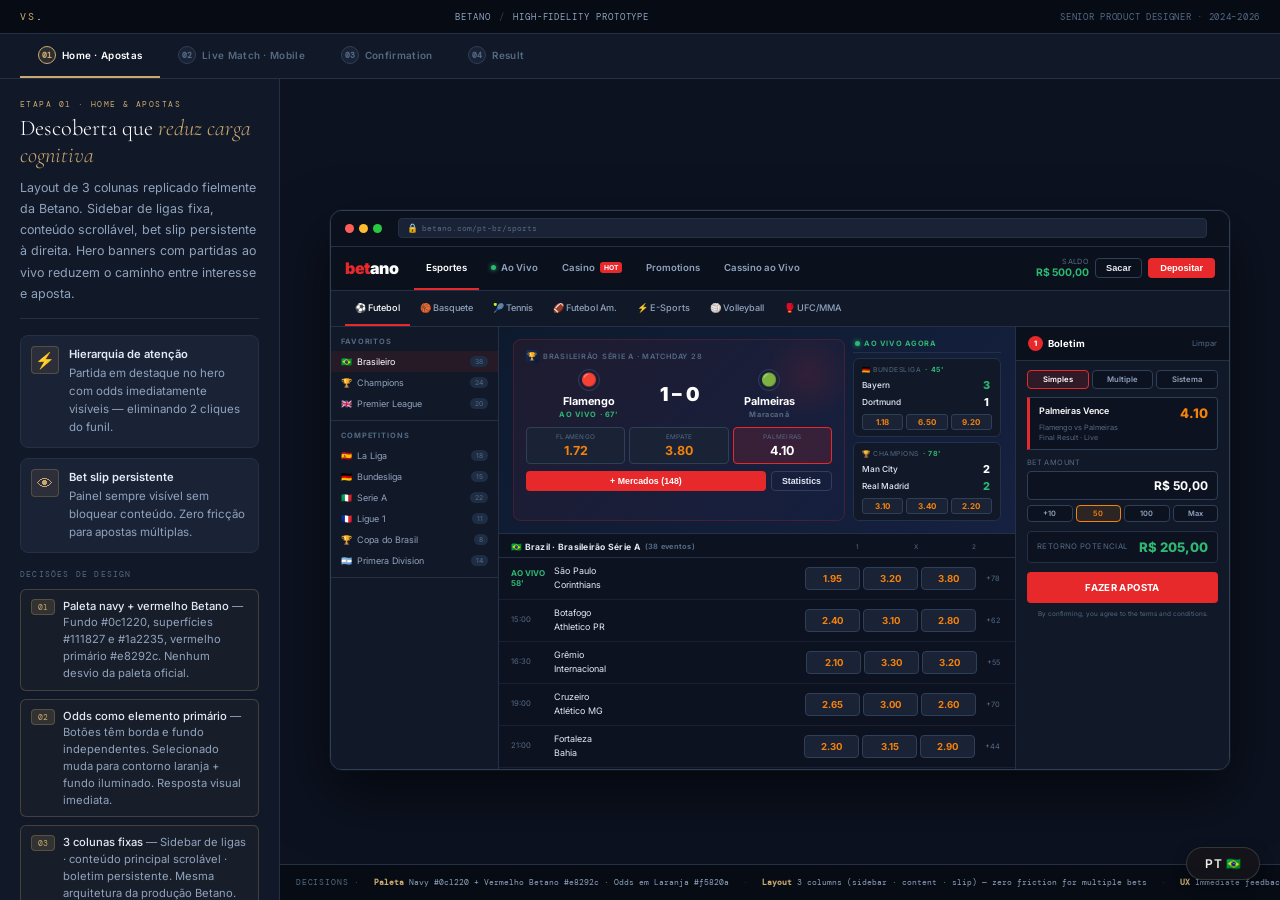
<file: en/prototipo.html>
<!DOCTYPE html>
<html lang="en">
<head>
<meta charset="utf-8"/>
<meta content="width=device-width, initial-scale=1.0" name="viewport"/>
<title>Betano — High-Fidelity Prototype · Verônica Sperança</title>
<link href="https://fonts.googleapis.com" rel="preconnect"/>
<link crossorigin="" href="https://fonts.gstatic.com" rel="preconnect"/>
<link href="https://fonts.googleapis.com/css2?family=Inter:wght@300;400;500;600;700;800;900&amp;family=Cormorant+Garamond:ital,wght@0,300;0,400;1,300&amp;family=DM+Mono:wght@400;500&amp;display=swap" rel="stylesheet"/>
<style>
*,*::before,*::after{box-sizing:border-box;margin:0;padding:0}
:root{
  --navy:#0c1220;--navy2:#111827;--navy3:#1a2235;--navy4:#1f2d44;
  --border-bt:#243044;--border2:#2e3f58;
  --red:#e8292c;--red2:#c82226;
  --orange:#f5820a;--green:#2eb872;
  --text:#e2eaf5;--text2:#8fa3be;--text3:#546a84;
  --yellow:#f5c842;
  --gold:#c9a96e;--gold-dim:rgba(201,169,110,0.12);--gold-border:rgba(201,169,110,0.25);
  --violet:#6d4fc2;
  --t-ease:0.2s ease;
  --r-sm:4px;--r-md:6px;--r-lg:8px;--r-xl:12px;--r-full:999px;
}

html,body{height:100%;background:var(--navy);color:var(--text);font-family:'Inter',sans-serif;overflow:hidden;}

/* ── Shell ── */
.shell{display:grid;grid-template-rows:auto auto 1fr;height:100vh;overflow:hidden;}

/* ── Portfolio Header ── */
.port-header{
  background:#060b14;
  border-bottom:1px solid var(--border-bt);
  padding:10px 20px;
  display:flex;align-items:center;justify-content:space-between;
  flex-shrink:0;
}
.port-logo{font-family:'DM Mono',monospace;font-size:0.65rem;letter-spacing:0.2em;text-transform:uppercase;color:var(--gold);}
.port-breadcrumb{display:flex;align-items:center;gap:8px;font-family:'DM Mono',monospace;font-size:0.58rem;letter-spacing:0.1em;text-transform:uppercase;color:var(--text3);}
.port-breadcrumb span{color:var(--text2);}
.port-meta{font-family:'DM Mono',monospace;font-size:0.55rem;color:var(--text3);letter-spacing:0.08em;text-transform:uppercase;}

/* ── Prototype Tabs ── */
.proto-tabs{
  background:var(--navy2);
  border-bottom:1px solid var(--border-bt);
  padding:0 20px;
  display:flex;align-items:stretch;gap:0;
  flex-shrink:0;
  overflow-x:auto;scrollbar-width:none;
}
.proto-tabs::-webkit-scrollbar{display:none;}
.proto-tab{
  display:flex;align-items:center;gap:6px;
  padding:0 18px;height:44px;
  font-size:0.62rem;font-weight:600;letter-spacing:0.03em;
  color:var(--text3);cursor:pointer;
  border-bottom:2px solid transparent;
  white-space:nowrap;transition:all 0.15s;flex-shrink:0;
}
.proto-tab:hover{color:var(--text);}
.proto-tab.active{color:#fff;border-bottom-color:var(--gold);}
.proto-tab-num{
  width:18px;height:18px;border-radius:50%;
  background:var(--navy3);border:1px solid var(--border2);
  display:flex;align-items:center;justify-content:center;
  font-family:'DM Mono',monospace;font-size:0.48rem;color:var(--text3);
  flex-shrink:0;
}
.proto-tab.active .proto-tab-num{background:rgba(201,169,110,0.15);border-color:var(--gold);color:var(--gold);}

/* ── Canvas Wrapper ── */
.canvas-wrapper{
  display:grid;
  grid-template-columns:280px 1fr;
  overflow:hidden;
  min-height:0;
}

/* ── Annotation Panel (Left) ── */
.annotation-panel{
  background:var(--navy2);
  border-right:1px solid var(--border-bt);
  overflow-y:auto;scrollbar-width:thin;scrollbar-color:var(--border2) transparent;
  padding:20px;
  display:flex;flex-direction:column;gap:16px;
}
.annotation-panel::-webkit-scrollbar{width:4px;}
.annotation-panel::-webkit-scrollbar-track{background:transparent;}
.annotation-panel::-webkit-scrollbar-thumb{background:var(--border2);border-radius:2px;}

.annotation-header{
  padding-bottom:14px;
  border-bottom:1px solid var(--border-bt);
}
.annotation-step{
  font-family:'DM Mono',monospace;font-size:0.5rem;letter-spacing:0.18em;
  text-transform:uppercase;color:var(--gold);margin-bottom:6px;
}
.annotation-title{
  font-family:'Cormorant Garamond',serif;font-size:1.4rem;font-weight:300;
  color:#fff;line-height:1.2;margin-bottom:8px;
}
.annotation-title em{color:var(--gold);font-style:italic;}
.annotation-desc{font-size:0.78rem;color:var(--text2);line-height:1.7;}

.annotation-principles{display:flex;flex-direction:column;gap:10px;}
.annotation-principle{
  display:flex;gap:10px;align-items:flex-start;
  padding:10px;
  background:var(--navy3);border:1px solid var(--border-bt);border-radius:var(--r-lg);
}
.ann-icon{
  width:28px;height:28px;border-radius:var(--r-sm);
  background:rgba(201,169,110,0.1);border:1px solid var(--gold-border);
  display:flex;align-items:center;justify-content:center;flex-shrink:0;
  color:var(--gold);
}
.ann-text{font-size:0.72rem;color:var(--text2);line-height:1.55;}
.ann-text strong{display:block;font-size:0.7rem;font-weight:600;color:var(--text);margin-bottom:2px;}

.annotation-decisions{display:flex;flex-direction:column;gap:8px;}
.annotation-decision-label{
  font-family:'DM Mono',monospace;font-size:0.5rem;letter-spacing:0.15em;
  text-transform:uppercase;color:var(--text3);margin-bottom:2px;
}
.ann-decision{
  display:flex;gap:8px;align-items:flex-start;
  padding:8px 10px;
  background:rgba(201,169,110,0.04);border:1px solid var(--gold-border);border-radius:var(--r-md);
}
.ann-decision-badge{
  font-family:'DM Mono',monospace;font-size:0.48rem;color:var(--gold);
  background:rgba(201,169,110,0.15);border:1px solid var(--gold-border);
  padding:2px 6px;border-radius:var(--r-sm);flex-shrink:0;margin-top:1px;
}
.ann-decision-text{font-size:0.7rem;color:var(--text2);line-height:1.5;}
.ann-decision-text strong{color:var(--text);font-weight:500;}

/* ── Prototype Canvas ── */
.proto-canvas{
  overflow:auto;background:var(--navy);
  display:flex;align-items:center;justify-content:center;
  padding:24px;min-height:0;
}
.proto-view{display:none;}
.proto-view.active{display:flex;align-items:center;justify-content:center;width:100%;height:100%;}

/* ── Device Frames ── */
.desktop-frame{
  width:100%;max-width:900px;height:560px;
  background:var(--navy2);border:1px solid var(--border2);border-radius:var(--r-xl);
  overflow:hidden;display:flex;flex-direction:column;
  box-shadow:0 0 0 1px rgba(255,255,255,0.03),0 24px 60px rgba(0,0,0,0.6);
}
.desktop-chrome{
  background:#0a101c;height:36px;border-bottom:1px solid var(--border-bt);
  display:flex;align-items:center;padding:0 14px;gap:8px;flex-shrink:0;
}
.chrome-dots{display:flex;gap:5px;}
.chrome-dot{width:9px;height:9px;border-radius:50%;}
.chrome-dot:nth-child(1){background:#ff5f57;}
.chrome-dot:nth-child(2){background:#febc2e;}
.chrome-dot:nth-child(3){background:#28c840;}
.chrome-url{
  flex:1;background:var(--navy3);border:1px solid var(--border-bt);
  border-radius:var(--r-sm);height:20px;display:flex;align-items:center;
  padding:0 8px;margin:0 8px;
  font-size:0.52rem;color:var(--text3);font-family:'DM Mono',monospace;
}
.chrome-url-lock{color:var(--green);margin-right:4px;font-size:0.55rem;}

.phone-frame{
  width:260px;height:520px;flex-shrink:0;
  background:var(--navy);border:8px solid #141e30;border-radius:36px;
  overflow:hidden;display:flex;flex-direction:column;
  box-shadow:0 0 0 1px rgba(255,255,255,0.05),0 24px 60px rgba(0,0,0,0.6),inset 0 0 0 1px rgba(255,255,255,0.04);
  position:relative;
}
.phone-notch{
  position:absolute;top:0;left:50%;transform:translateX(-50%);
  width:90px;height:26px;background:#141e30;border-radius:0 0 16px 16px;
  z-index:10;display:flex;align-items:center;justify-content:center;
}
.phone-cam{width:10px;height:10px;border-radius:50%;background:#0c0f16;border:1px solid #1a2035;}
.phone-content{flex:1;display:flex;flex-direction:column;overflow:hidden;padding-top:26px;}

/* ── Betano UI Components ── */
.bt-topbar{
  background:#0a101c;padding:0 14px;
  display:flex;align-items:center;height:44px;
  border-bottom:1px solid var(--border-bt);flex-shrink:0;gap:0;
}
.bt-logo{font-weight:900;font-size:1rem;color:var(--red);letter-spacing:-0.03em;margin-right:16px;flex-shrink:0;user-select:none;}
.bt-logo span{color:#fff;}
.bt-mainnav{display:flex;align-items:stretch;flex:1;height:100%;}
.bt-nav-item{
  display:flex;align-items:center;gap:5px;padding:0 12px;
  font-size:0.6rem;font-weight:600;color:var(--text2);
  cursor:pointer;border-bottom:2px solid transparent;transition:all 0.15s;white-space:nowrap;
}
.bt-nav-item:hover{color:var(--text);}
.bt-nav-item.active{color:#fff;border-bottom-color:var(--red);}
.bt-live-dot{width:5px;height:5px;border-radius:50%;background:var(--green);box-shadow:0 0 5px var(--green);animation:blink 1.8s infinite;}
@keyframes blink{0%,100%{opacity:1}50%{opacity:0.3}}
.bt-badge{background:var(--red);color:#fff;font-size:0.42rem;font-weight:700;padding:1px 4px;border-radius:3px;}
.bt-nav-actions{display:flex;align-items:center;gap:6px;flex-shrink:0;}
.bt-balance{display:flex;flex-direction:column;align-items:flex-end;}
.bt-balance-label{font-size:0.45rem;color:var(--text3);text-transform:uppercase;letter-spacing:0.05em;}
.bt-balance-val{font-size:0.65rem;font-weight:700;color:var(--green);}
.bt-btn-red{background:var(--red);color:#fff;border:none;border-radius:var(--r-sm);padding:5px 12px;font-size:0.58rem;font-weight:700;cursor:pointer;white-space:nowrap;transition:background 0.15s;}
.bt-btn-red:hover{background:var(--red2);}
.bt-btn-outline{background:transparent;color:var(--text);border:1px solid var(--border2);border-radius:var(--r-sm);padding:4px 10px;font-size:0.58rem;font-weight:600;cursor:pointer;transition:border-color 0.15s;}
.bt-btn-outline:hover{border-color:var(--text2);}

.bt-sporttabs{
  background:var(--navy2);padding:0 14px;
  display:flex;align-items:stretch;height:36px;
  border-bottom:1px solid var(--border-bt);overflow-x:auto;scrollbar-width:none;flex-shrink:0;
}
.bt-sporttabs::-webkit-scrollbar{display:none;}
.bt-sporttab{
  display:flex;align-items:center;gap:4px;padding:0 10px;
  font-size:0.57rem;font-weight:500;color:var(--text2);cursor:pointer;
  border-bottom:2px solid transparent;white-space:nowrap;transition:all 0.15s;
}
.bt-sporttab:hover{color:var(--text);}
.bt-sporttab.active{color:#fff;border-bottom-color:var(--red);}

.bt-body{display:flex;flex:1;overflow:hidden;min-height:0;}

.bt-sidebar{
  width:168px;background:var(--navy2);
  border-right:1px solid var(--border-bt);
  overflow-y:auto;scrollbar-width:none;flex-shrink:0;
}
.bt-sidebar::-webkit-scrollbar{display:none;}
.bt-sidebar-section{padding:6px 0;border-bottom:1px solid var(--border-bt);}
.bt-sidebar-heading{padding:4px 10px 5px;font-size:0.46rem;font-weight:700;letter-spacing:0.12em;text-transform:uppercase;color:var(--text3);}
.bt-sidebar-item{
  display:flex;align-items:center;justify-content:space-between;
  padding:5px 10px;font-size:0.56rem;color:var(--text2);
  cursor:pointer;transition:background 0.12s;gap:5px;
}
.bt-sidebar-item:hover{background:rgba(255,255,255,0.04);color:var(--text);}
.bt-sidebar-item.active{background:rgba(232,41,44,0.1);color:#fff;}
.bt-sidebar-left{display:flex;align-items:center;gap:5px;}
.bt-count{background:var(--navy4);color:var(--text3);font-size:0.42rem;padding:1px 5px;border-radius:10px;}

.bt-main{flex:1;overflow-y:auto;scrollbar-width:none;background:var(--navy);}
.bt-main::-webkit-scrollbar{display:none;}

/* Hero Banner */
.bt-hero-banner{
  background:linear-gradient(135deg,#0d1a2e 0%,#162040 100%);
  padding:12px 14px;display:flex;gap:8px;border-bottom:1px solid var(--border-bt);
}
.bt-hero-match{
  flex:1;background:linear-gradient(135deg,rgba(232,41,44,0.08),rgba(22,32,64,0.6));
  border:1px solid rgba(232,41,44,0.2);border-radius:var(--r-lg);padding:10px 12px;
  position:relative;overflow:hidden;
}
.bt-hero-match::after{content:'';position:absolute;right:-10px;top:-10px;width:90px;height:90px;background:radial-gradient(circle,rgba(232,41,44,0.12),transparent 70%);}
.bt-hero-league{display:flex;align-items:center;gap:4px;font-size:0.46rem;font-weight:600;color:var(--text3);letter-spacing:0.1em;text-transform:uppercase;margin-bottom:6px;}
.bt-hero-league-icon{width:13px;height:13px;border-radius:2px;background:linear-gradient(135deg,#1a3060,#0a1830);display:flex;align-items:center;justify-content:center;font-size:0.5rem;}
.bt-hero-teams{display:flex;align-items:center;gap:8px;margin-bottom:8px;}
.bt-hero-team{flex:1;text-align:center;}
.bt-hero-team-badge{width:22px;height:22px;border-radius:50%;margin:0 auto 3px;border:1px solid var(--border2);display:flex;align-items:center;justify-content:center;font-size:0.8rem;}
.bt-hero-team-name{font-size:0.68rem;font-weight:700;color:#fff;}
.bt-hero-vs{font-size:0.56rem;color:var(--text3);font-weight:600;}
.bt-hero-time{font-size:0.46rem;font-weight:700;color:var(--green);letter-spacing:0.08em;margin-top:2px;}
.bt-hero-odds-row{display:flex;gap:4px;margin-bottom:7px;}
.bt-hero-odd-btn{flex:1;background:var(--navy3);border:1px solid var(--border2);border-radius:var(--r-sm);padding:5px 4px;text-align:center;cursor:pointer;transition:all 0.15s;}
.bt-hero-odd-btn:hover{background:var(--navy4);border-color:rgba(232,41,44,0.4);}
.bt-hero-odd-btn.sel{background:rgba(232,41,44,0.15);border-color:var(--red);}
.bt-hero-odd-label{font-size:0.4rem;color:var(--text3);text-transform:uppercase;letter-spacing:0.05em;margin-bottom:2px;}
.bt-hero-odd-val{font-size:0.78rem;font-weight:700;color:var(--orange);}
.bt-hero-odd-btn.sel .bt-hero-odd-val{color:#fff;}
.bt-hero-side{width:148px;display:flex;flex-direction:column;gap:5px;flex-shrink:0;}
.bt-live-header{display:flex;align-items:center;gap:4px;font-size:0.46rem;font-weight:700;color:var(--green);letter-spacing:0.08em;text-transform:uppercase;padding:0 2px 4px;border-bottom:1px solid var(--border-bt);}
.bt-live-card{background:var(--navy2);border:1px solid var(--border-bt);border-radius:var(--r-md);padding:6px 8px;cursor:pointer;transition:border-color 0.15s;}
.bt-live-card:hover{border-color:var(--border2);}
.bt-live-card-league{font-size:0.42rem;color:var(--text3);letter-spacing:0.08em;text-transform:uppercase;margin-bottom:4px;display:flex;align-items:center;gap:4px;}
.bt-live-min{color:var(--green);font-weight:700;font-size:0.44rem;}
.bt-live-teams-row{display:flex;flex-direction:column;gap:3px;margin-bottom:5px;}
.bt-live-team-row{display:flex;justify-content:space-between;align-items:center;font-size:0.52rem;font-weight:500;color:var(--text);}
.bt-live-score{font-weight:800;font-size:0.68rem;color:#fff;min-width:12px;text-align:center;}
.bt-live-score.winning{color:var(--green);}
.bt-live-odds-row{display:flex;gap:3px;}
.bt-mini-odd{flex:1;background:var(--navy3);border:1px solid var(--border2);border-radius:3px;padding:2px 4px;text-align:center;font-size:0.5rem;font-weight:700;color:var(--orange);cursor:pointer;transition:background 0.12s;}
.bt-mini-odd:hover{background:rgba(245,130,10,0.15);border-color:rgba(245,130,10,0.5);}

/* Event rows */
.bt-events-header{display:flex;align-items:center;justify-content:space-between;padding:8px 12px 5px;border-bottom:1px solid var(--border-bt);}
.bt-events-title{display:flex;align-items:center;gap:5px;font-size:0.54rem;font-weight:700;color:var(--text);letter-spacing:0.03em;}
.bt-events-count{font-size:0.46rem;color:var(--text3);}
.bt-mkt-labels{display:flex;gap:0;}
.bt-mkt-label{width:58px;text-align:center;font-size:0.4rem;color:var(--text3);letter-spacing:0.05em;text-transform:uppercase;}
.bt-event{display:flex;align-items:center;padding:0 12px;border-bottom:1px solid rgba(36,48,68,0.5);min-height:42px;cursor:pointer;transition:background 0.12s;gap:7px;}
.bt-event:hover{background:rgba(255,255,255,0.02);}
.bt-event-time-col{width:36px;flex-shrink:0;}
.bt-event-time{font-size:0.48rem;color:var(--text3);line-height:1.3;}
.bt-event-time.live{color:var(--green);font-weight:700;font-size:0.5rem;}
.bt-event-score{font-size:0.58rem;font-weight:800;color:#fff;}
.bt-event-teams{flex:1;min-width:0;}
.bt-event-team{font-size:0.56rem;color:var(--text);white-space:nowrap;overflow:hidden;text-overflow:ellipsis;line-height:1.55;}
.bt-event-team.winning{color:#fff;font-weight:600;}
.bt-event-odds{display:flex;gap:3px;flex-shrink:0;}
.bt-event-odd{
  width:55px;background:var(--navy3);border:1px solid var(--border2);border-radius:var(--r-sm);
  padding:5px 4px;text-align:center;font-size:0.6rem;font-weight:700;color:var(--orange);
  cursor:pointer;transition:all 0.12s;
}
.bt-event-odd:hover{background:rgba(245,130,10,0.12);border-color:rgba(245,130,10,0.5);}
.bt-event-odd.selected{background:rgba(245,130,10,0.2);border-color:var(--orange);color:#fff;}
.bt-event-odd.dash{color:var(--text3);font-size:0.46rem;}
.bt-event-more{font-size:0.46rem;color:var(--text3);white-space:nowrap;padding:0 3px;cursor:pointer;}
.bt-event-more:hover{color:var(--text);}

/* Bet Slip */
.bt-slip-panel{
  width:214px;background:var(--navy2);border-left:1px solid var(--border-bt);
  flex-shrink:0;display:flex;flex-direction:column;overflow:hidden;
}
.bt-slip-header{
  background:#0a101c;padding:9px 12px;border-bottom:1px solid var(--border-bt);
  display:flex;align-items:center;justify-content:space-between;
}
.bt-slip-title{font-size:0.6rem;font-weight:700;color:#fff;display:flex;align-items:center;gap:5px;}
.bt-slip-counter{background:var(--red);color:#fff;font-size:0.46rem;font-weight:800;width:15px;height:15px;border-radius:50%;display:flex;align-items:center;justify-content:center;}
.bt-slip-clear{font-size:0.48rem;color:var(--text3);cursor:pointer;transition:color 0.12s;}
.bt-slip-clear:hover{color:var(--text2);}
.bt-slip-body{flex:1;overflow-y:auto;padding:9px 11px;scrollbar-width:none;}
.bt-slip-body::-webkit-scrollbar{display:none;}
.bt-slip-type-row{display:flex;gap:3px;margin-bottom:8px;}
.bt-slip-type-btn{
  flex:1;padding:4px;border-radius:var(--r-sm);font-size:0.48rem;font-weight:600;
  text-align:center;cursor:pointer;background:var(--navy);border:1px solid var(--border2);
  color:var(--text2);transition:all 0.12s;
}
.bt-slip-type-btn.active{background:rgba(232,41,44,0.15);border-color:var(--red);color:#fff;}
.bt-slip-sel{
  background:var(--navy);border:1px solid var(--border2);border-left:3px solid var(--red);
  border-radius:0 var(--r-sm) var(--r-sm) 0;padding:7px 9px;margin-bottom:8px;
}
.bt-slip-sel-top{display:flex;justify-content:space-between;align-items:flex-start;margin-bottom:2px;}
.bt-slip-sel-name{font-size:0.56rem;font-weight:600;color:#fff;flex:1;padding-right:5px;}
.bt-slip-sel-odd{font-size:0.82rem;font-weight:800;color:var(--orange);}
.bt-slip-sel-match{font-size:0.46rem;color:var(--text3);}
.bt-slip-sel-mkt{font-size:0.44rem;color:var(--text3);margin-top:1px;}
.bt-slip-stake-label{font-size:0.46rem;color:var(--text3);letter-spacing:0.05em;text-transform:uppercase;margin-bottom:4px;}
.bt-slip-stake-input{width:100%;background:var(--navy);border:1px solid var(--border2);border-radius:var(--r-sm);padding:6px 9px;font-size:0.75rem;font-weight:700;color:#fff;text-align:right;box-sizing:border-box;margin-bottom:5px;font-family:'Inter',sans-serif;}
.bt-slip-stake-input:focus{outline:none;border-color:var(--red);}
.bt-slip-presets{display:flex;gap:3px;margin-bottom:9px;}
.bt-slip-preset{
  flex:1;background:var(--navy);border:1px solid var(--border2);border-radius:var(--r-sm);
  padding:3px 2px;text-align:center;font-size:0.46rem;font-weight:600;color:var(--text2);
  cursor:pointer;transition:all 0.12s;
}
.bt-slip-preset:hover{border-color:var(--text2);color:#fff;}
.bt-slip-preset.active{background:rgba(245,130,10,0.12);border-color:var(--orange);color:var(--orange);}
.bt-slip-return{
  background:var(--navy);border:1px solid var(--border-bt);border-radius:var(--r-sm);
  padding:7px 9px;display:flex;justify-content:space-between;align-items:center;margin-bottom:9px;
}
.bt-slip-return-label{font-size:0.48rem;color:var(--text3);text-transform:uppercase;letter-spacing:0.05em;}
.bt-slip-return-val{font-size:0.82rem;font-weight:800;color:var(--green);}
.bt-slip-confirm{
  width:100%;background:var(--red);border:none;border-radius:var(--r-sm);
  padding:10px;font-size:0.6rem;font-weight:700;color:#fff;letter-spacing:0.04em;
  text-transform:uppercase;cursor:pointer;transition:background 0.15s;font-family:'Inter',sans-serif;
}
.bt-slip-confirm:hover{background:var(--red2);}
.bt-slip-terms{font-size:0.4rem;color:var(--text3);text-align:center;margin-top:7px;line-height:1.5;}

/* ── Screen 2: Mobile Match ── */
.bt-mobile{height:100%;background:var(--navy);display:flex;flex-direction:column;overflow:hidden;font-family:'Inter',sans-serif;}
.bt-mobile-status{display:flex;justify-content:space-between;padding:5px 12px 3px;font-size:0.48rem;font-weight:600;color:var(--text);flex-shrink:0;}
.bt-mobile-topbar{background:#0a101c;padding:5px 11px;display:flex;align-items:center;justify-content:space-between;border-bottom:1px solid var(--border-bt);flex-shrink:0;gap:7px;}
.bt-mobile-logo{font-weight:900;font-size:0.9rem;color:var(--red);letter-spacing:-0.03em;}
.bt-mobile-logo span{color:#fff;}
.bt-icon-btn{width:24px;height:24px;background:var(--navy3);border:1px solid var(--border-bt);border-radius:var(--r-sm);display:flex;align-items:center;justify-content:center;cursor:pointer;flex-shrink:0;}
.bt-icon-btn svg{width:11px;height:11px;stroke:var(--text2);}
.bt-icon-btn:hover{border-color:var(--border2);}
.bt-mobile-sport-strip{background:var(--navy2);display:flex;border-bottom:1px solid var(--border-bt);overflow-x:auto;scrollbar-width:none;flex-shrink:0;}
.bt-mobile-sport-strip::-webkit-scrollbar{display:none;}
.bt-mobile-sport-tab{display:flex;flex-direction:column;align-items:center;padding:5px 9px;gap:2px;border-bottom:2px solid transparent;font-size:0.4rem;color:var(--text2);cursor:pointer;white-space:nowrap;}
.bt-mobile-sport-tab.active{border-bottom-color:var(--red);color:#fff;}
.bt-mobile-sport-tab svg{width:14px;height:14px;}
.bt-mobile-match-header{background:linear-gradient(160deg,#111d32 0%,#0d1525 100%);padding:9px 11px;border-bottom:1px solid var(--border-bt);flex-shrink:0;}
.bt-mobile-league{display:flex;align-items:center;gap:4px;font-size:0.42rem;font-weight:600;color:var(--text3);letter-spacing:0.1em;text-transform:uppercase;margin-bottom:7px;}
.bt-mobile-score-row{display:flex;align-items:center;justify-content:center;gap:10px;}
.bt-mobile-team-block{flex:1;text-align:center;}
.bt-mobile-team-badge{font-size:1.2rem;margin-bottom:2px;}
.bt-mobile-team-name{font-size:0.57rem;font-weight:700;color:#fff;}
.bt-mobile-scoreboard{display:flex;align-items:center;gap:4px;}
.bt-mobile-score-num{font-size:1.5rem;font-weight:900;color:#fff;line-height:1;min-width:18px;text-align:center;}
.bt-mobile-score-sep{font-size:0.95rem;color:var(--text3);font-weight:300;}
.bt-mobile-live-badge{display:flex;align-items:center;gap:4px;font-size:0.48rem;font-weight:700;color:var(--green);justify-content:center;margin-top:5px;}
.bt-mobile-content{flex:1;overflow-y:auto;scrollbar-width:none;}
.bt-mobile-content::-webkit-scrollbar{display:none;}
.bt-market-section{border-bottom:1px solid var(--border-bt);}
.bt-market-header{display:flex;align-items:center;justify-content:space-between;padding:7px 11px;cursor:pointer;background:var(--navy2);}
.bt-market-name{font-size:0.56rem;font-weight:600;color:var(--text);}
.bt-market-odds-grid{display:grid;grid-template-columns:repeat(3,1fr);gap:4px;padding:7px 9px;background:var(--navy);}
.bt-market-odd{background:var(--navy3);border:1px solid var(--border2);border-radius:var(--r-sm);padding:6px 5px;text-align:center;cursor:pointer;transition:all 0.12s;}
.bt-market-odd:hover{border-color:rgba(245,130,10,0.4);background:rgba(245,130,10,0.06);}
.bt-market-odd.selected{background:rgba(245,130,10,0.18);border-color:var(--orange);}
.bt-market-odd-label{font-size:0.4rem;color:var(--text3);text-transform:uppercase;letter-spacing:0.05em;margin-bottom:3px;}
.bt-market-odd-val{font-size:0.78rem;font-weight:800;color:var(--orange);}
.bt-market-odd.selected .bt-market-odd-val{color:#fff;}
.bt-mobile-slip-bar{background:var(--navy2);border-top:2px solid var(--red);padding:9px 11px;display:flex;align-items:center;gap:9px;flex-shrink:0;}
.bt-slip-bar-info{flex:1;}
.bt-slip-bar-count{font-size:0.46rem;color:var(--text3);letter-spacing:0.05em;text-transform:uppercase;display:flex;align-items:center;gap:4px;}
.bt-slip-bar-badge{background:var(--red);color:#fff;font-size:0.43rem;font-weight:800;width:13px;height:13px;border-radius:50%;display:flex;align-items:center;justify-content:center;}
.bt-slip-bar-return{font-size:0.6rem;font-weight:700;color:var(--green);}
.bt-slip-bar-open{background:var(--red);color:#fff;border:none;border-radius:var(--r-sm);padding:7px 14px;font-size:0.58rem;font-weight:700;letter-spacing:0.03em;cursor:pointer;font-family:'Inter',sans-serif;}
.bt-bottom-nav{display:flex;background:#0a101c;border-top:1px solid var(--border-bt);flex-shrink:0;}
.bt-bottom-nav-item{flex:1;display:flex;flex-direction:column;align-items:center;padding:6px 4px 5px;gap:3px;cursor:pointer;border-top:2px solid transparent;}
.bt-bottom-nav-item.active{border-top-color:var(--red);}
.bt-bottom-nav-item svg{width:17px;height:17px;stroke:var(--text3);}
.bt-bottom-nav-item.active svg{stroke:var(--red);}
.bt-bottom-nav-label{font-size:0.4rem;font-weight:600;color:var(--text3);letter-spacing:0.03em;}
.bt-bottom-nav-item.active .bt-bottom-nav-label{color:var(--red);}

/* ── Screen 3: Result ── */
.bt-result-header{background:linear-gradient(160deg,#0e1c30 0%,#0c1525 100%);padding:14px 12px;text-align:center;border-bottom:1px solid var(--border-bt);flex-shrink:0;}
.bt-result-trophy{font-size:1.9rem;margin-bottom:3px;display:block;}
.bt-result-title{font-size:0.48rem;font-weight:700;letter-spacing:0.14em;text-transform:uppercase;color:var(--green);margin-bottom:4px;}
.bt-result-amount{font-size:1.75rem;font-weight:900;color:#fff;letter-spacing:-0.02em;}
.bt-result-amount span{color:var(--green);}
.bt-result-sub{font-size:0.46rem;color:var(--text3);margin-top:3px;}
.bt-result-receipt{background:var(--navy2);border-radius:var(--r-lg);margin:9px 11px;padding:9px 11px;border:1px solid var(--border-bt);}
.bt-receipt-row{display:flex;justify-content:space-between;align-items:center;padding:4px 0;border-bottom:1px solid rgba(36,48,68,0.5);}
.bt-receipt-row:last-child{border-bottom:none;}
.bt-receipt-key{font-size:0.48rem;color:var(--text3);letter-spacing:0.03em;}
.bt-receipt-val{font-size:0.53rem;font-weight:600;color:var(--text);}
.bt-receipt-val.green{color:var(--green);}
.bt-receipt-val.orange{color:var(--orange);}
.bt-result-stats-grid{display:grid;grid-template-columns:1fr 1fr;gap:5px;padding:0 11px 9px;}
.bt-result-stat{background:var(--navy2);border:1px solid var(--border-bt);border-radius:var(--r-md);padding:7px;text-align:center;}
.bt-result-stat-val{font-size:0.9rem;font-weight:800;color:var(--orange);}
.bt-result-stat-label{font-size:0.4rem;color:var(--text3);text-transform:uppercase;letter-spacing:0.07em;margin-top:2px;}
.bt-result-next{padding:0 11px 9px;flex:1;overflow:hidden;}
.bt-result-next-title{font-size:0.46rem;font-weight:700;color:var(--text3);text-transform:uppercase;letter-spacing:0.1em;margin-bottom:6px;}
.bt-next-card{background:var(--navy2);border:1px solid var(--border-bt);border-radius:var(--r-md);padding:7px 9px;margin-bottom:5px;cursor:pointer;transition:border-color 0.15s;display:flex;align-items:center;gap:7px;}
.bt-next-card:hover{border-color:var(--border2);}
.bt-next-card-main{flex:1;}
.bt-next-card-league{font-size:0.4rem;color:var(--text3);letter-spacing:0.07em;text-transform:uppercase;margin-bottom:2px;}
.bt-next-card-teams{font-size:0.56rem;font-weight:600;color:var(--text);}
.bt-next-card-odds{display:flex;gap:3px;}
.bt-next-odd{background:var(--navy3);border:1px solid var(--border2);border-radius:3px;padding:3px 5px;font-size:0.52rem;font-weight:700;color:var(--orange);cursor:pointer;transition:all 0.12s;}
.bt-next-odd:hover{background:rgba(245,130,10,0.12);border-color:rgba(245,130,10,0.5);}
.bt-result-actions{padding:0 11px 9px;display:flex;gap:5px;}
.bt-result-btn-primary{flex:1;background:var(--red);border:none;border-radius:var(--r-sm);padding:9px;font-size:0.56rem;font-weight:700;color:#fff;cursor:pointer;font-family:'Inter',sans-serif;}
.bt-result-btn-secondary{flex:1;background:transparent;border:1px solid var(--border2);border-radius:var(--r-sm);padding:9px;font-size:0.56rem;font-weight:600;color:var(--text2);cursor:pointer;font-family:'Inter',sans-serif;}

/* ── Confirmation Screen ── */
.bt-confirm-screen{padding:12px 11px;display:flex;flex-direction:column;gap:8px;overflow-y:auto;scrollbar-width:none;}
.bt-confirm-screen::-webkit-scrollbar{display:none;}
.bt-confirm-title{font-size:0.58rem;font-weight:700;color:#fff;margin-bottom:2px;}
.bt-confirm-card{background:var(--navy2);border:1px solid var(--border2);border-radius:var(--r-lg);padding:11px;border-top:3px solid var(--red);}
.bt-confirm-row{display:flex;justify-content:space-between;align-items:center;padding:4px 0;border-bottom:1px solid rgba(36,48,68,0.5);}
.bt-confirm-row:last-child{border-bottom:none;padding-bottom:0;}
.bt-confirm-key{font-size:0.5rem;color:var(--text3);}
.bt-confirm-val{font-size:0.54rem;font-weight:600;color:var(--text);}
.bt-confirm-val.orange{color:var(--orange);}
.bt-confirm-val.green{color:var(--green);}
.bt-confirm-total{font-size:0.72rem;font-weight:800;color:#fff;}
.bt-confirm-cta{background:var(--red);border:none;border-radius:var(--r-full);padding:11px;font-size:0.62rem;font-weight:700;color:#fff;letter-spacing:0.04em;text-transform:uppercase;cursor:pointer;width:100%;font-family:'Inter',sans-serif;transition:background 0.15s;}
.bt-confirm-cta:hover{background:var(--red2);}
.bt-confirm-cta:active{transform:scale(0.98);}
.bt-confirm-edit{background:transparent;border:1px solid var(--border2);border-radius:var(--r-full);padding:8px;font-size:0.56rem;font-weight:600;color:var(--text2);cursor:pointer;width:100%;font-family:'Inter',sans-serif;transition:border-color 0.15s;}
.bt-confirm-edit:hover{border-color:var(--text2);color:var(--text);}
.bt-safe-badge{display:flex;align-items:center;gap:6px;padding:7px 10px;background:rgba(46,184,114,0.06);border:1px solid rgba(46,184,114,0.15);border-radius:var(--r-md);}
.bt-safe-icon{font-size:0.7rem;}
.bt-safe-text{font-size:0.46rem;color:var(--text3);line-height:1.4;}
.bt-safe-text strong{color:var(--green);display:block;font-size:0.5rem;}

/* ── Tabs navigation (prototype selector) ── */
@keyframes sel-flash{0%{background:rgba(245,130,10,0.25)}100%{background:rgba(245,130,10,0.18)}}
.flash{animation:sel-flash 0.3s ease;}

/* ── Design Decisions tooltip ── */
.decisions-bar{
  position:fixed;bottom:0;left:280px;right:0;height:36px;
  background:#060b14;border-top:1px solid var(--border-bt);
  display:flex;align-items:center;padding:0 16px;gap:14px;
  font-family:'DM Mono',monospace;font-size:0.52rem;overflow:hidden;
  z-index:100;
}
.decisions-label{color:var(--text3);letter-spacing:0.1em;text-transform:uppercase;flex-shrink:0;}
.decisions-item{color:var(--text2);white-space:nowrap;}
.decisions-item strong{color:var(--gold);}
.decisions-sep{color:var(--border2);flex-shrink:0;}
</style>
</head>
<body>

<style>
.lang-toggle{position:fixed;bottom:20px;right:20px;z-index:99999;background:rgba(20,20,25,0.9);backdrop-filter:blur(6px);color:#F0EDE6;padding:8px 18px;border-radius:999px;font-family:'Inter',sans-serif;font-size:12px;font-weight:600;letter-spacing:.04em;text-decoration:none;border:1px solid rgba(255,255,255,0.15);box-shadow:0 4px 14px rgba(0,0,0,0.35);transition:background .2s ease,transform .2s ease;}
.lang-toggle:hover{background:rgba(201,169,110,0.9);color:#111;transform:translateY(-1px);}
@media (max-width:640px){.lang-toggle{bottom:16px;right:16px;padding:7px 14px;font-size:11px;}}
</style>

<a href="../prototipo.html" class="lang-toggle" aria-label="Mudar para versão em português">PT 🇧🇷</a>

<div class="shell">
<!-- Portfolio Header -->
<div class="port-header">
<div class="port-logo">VS<span style="color:#fff;">.</span></div>
<div class="port-breadcrumb">
<span>Betano</span>
<span style="color:var(--border2);">/</span>
<span>High-Fidelity Prototype</span>
</div>
<div class="port-meta">Senior Product Designer · 2024–2026</div>
</div>
<!-- Prototype Tabs -->
<div aria-label="Prototype screens" class="proto-tabs" role="tablist">
<div aria-selected="true" class="proto-tab active" data-view="home" role="tab" tabindex="0">
<div class="proto-tab-num">01</div> Home · Apostas
    </div>
<div aria-selected="false" class="proto-tab" data-view="match" role="tab" tabindex="-1">
<div class="proto-tab-num">02</div> Live Match · Mobile
    </div>
<div aria-selected="false" class="proto-tab" data-view="confirm" role="tab" tabindex="-1">
<div class="proto-tab-num">03</div> Confirmation
    </div>
<div aria-selected="false" class="proto-tab" data-view="result" role="tab" tabindex="-1">
<div class="proto-tab-num">04</div> Result
    </div>
</div>
<!-- Canvas Wrapper -->
<div class="canvas-wrapper">
<!-- Annotation Panel -->
<div class="annotation-panel" id="annotationPanel">
<!-- content injected by JS -->
</div>
<!-- Prototype Canvas -->
<div class="proto-canvas">
<!-- VIEW 01: Home Desktop -->
<div class="proto-view active" id="view-home">
<div class="desktop-frame">
<div class="desktop-chrome">
<div class="chrome-dots">
<div class="chrome-dot"></div>
<div class="chrome-dot"></div>
<div class="chrome-dot"></div>
</div>
<div class="chrome-url"><span class="chrome-url-lock">🔒</span>betano.com/pt-br/sports</div>
</div>
<!-- Betano UI -->
<div style="display:flex;flex-direction:column;flex:1;overflow:hidden;">
<!-- Top nav -->
<div class="bt-topbar">
<div class="bt-logo">bet<span>ano</span></div>
<div class="bt-mainnav">
<div class="bt-nav-item active">Esportes</div>
<div class="bt-nav-item">
<span class="bt-live-dot"></span> Ao Vivo
                </div>
<div class="bt-nav-item">Casino <span class="bt-badge">HOT</span></div>
<div class="bt-nav-item">Promotions</div>
<div class="bt-nav-item">Cassino ao Vivo</div>
</div>
<div class="bt-nav-actions">
<div class="bt-balance">
<span class="bt-balance-label">Saldo</span>
<span class="bt-balance-val">R$ 500,00</span>
</div>
<button class="bt-btn-outline">Sacar</button>
<button class="bt-btn-red">Depositar</button>
</div>
</div>
<!-- Sport tabs -->
<div class="bt-sporttabs">
<div class="bt-sporttab active">⚽ Futebol</div>
<div class="bt-sporttab">🏀 Basquete</div>
<div class="bt-sporttab">🎾 Tennis</div>
<div class="bt-sporttab">🏈 Futebol Am.</div>
<div class="bt-sporttab">⚡ E-Sports</div>
<div class="bt-sporttab">🏐 Volleyball</div>
<div class="bt-sporttab">🥊 UFC/MMA</div>
</div>
<!-- Body -->
<div class="bt-body">
<!-- Sidebar -->
<div class="bt-sidebar">
<div class="bt-sidebar-section">
<div class="bt-sidebar-heading">Favoritos</div>
<div class="bt-sidebar-item active">
<div class="bt-sidebar-left"><span>🇧🇷</span> Brasileiro</div>
<span class="bt-count">38</span>
</div>
<div class="bt-sidebar-item">
<div class="bt-sidebar-left"><span>🏆</span> Champions</div>
<span class="bt-count">24</span>
</div>
<div class="bt-sidebar-item">
<div class="bt-sidebar-left"><span>🇬🇧</span> Premier League</div>
<span class="bt-count">20</span>
</div>
</div>
<div class="bt-sidebar-section">
<div class="bt-sidebar-heading">Competitions</div>
<div class="bt-sidebar-item">
<div class="bt-sidebar-left"><span>🇪🇸</span> La Liga</div>
<span class="bt-count">18</span>
</div>
<div class="bt-sidebar-item">
<div class="bt-sidebar-left"><span>🇩🇪</span> Bundesliga</div>
<span class="bt-count">15</span>
</div>
<div class="bt-sidebar-item">
<div class="bt-sidebar-left"><span>🇮🇹</span> Serie A</div>
<span class="bt-count">22</span>
</div>
<div class="bt-sidebar-item">
<div class="bt-sidebar-left"><span>🇫🇷</span> Ligue 1</div>
<span class="bt-count">11</span>
</div>
<div class="bt-sidebar-item">
<div class="bt-sidebar-left"><span>🏆</span> Copa do Brasil</div>
<span class="bt-count">8</span>
</div>
<div class="bt-sidebar-item">
<div class="bt-sidebar-left"><span>🇦🇷</span> Primera Division</div>
<span class="bt-count">14</span>
</div>
</div>
</div>
<!-- Main -->
<div class="bt-main">
<!-- Hero banner -->
<div class="bt-hero-banner">
<div class="bt-hero-match">
<div class="bt-hero-league">
<div class="bt-hero-league-icon">🏆</div>
                      Brasileirão Série A · Matchday 28
                    </div>
<div class="bt-hero-teams">
<div class="bt-hero-team">
<div class="bt-hero-team-badge">🔴</div>
<div class="bt-hero-team-name">Flamengo</div>
<div class="bt-hero-time">AO VIVO · 67'</div>
</div>
<div style="text-align:center;">
<div class="bt-hero-vs" style="font-size:1.2rem;font-weight:900;color:#fff;">1 – 0</div>
</div>
<div class="bt-hero-team">
<div class="bt-hero-team-badge">🟢</div>
<div class="bt-hero-team-name">Palmeiras</div>
<div class="bt-hero-time" style="color:var(--text3);">Maracanã</div>
</div>
</div>
<div class="bt-hero-odds-row" id="hero-odds">
<div class="bt-hero-odd-btn" onclick="selectHeroOdd(this)">
<div class="bt-hero-odd-label">Flamengo</div>
<div class="bt-hero-odd-val">1.72</div>
</div>
<div class="bt-hero-odd-btn" onclick="selectHeroOdd(this)">
<div class="bt-hero-odd-label">Empate</div>
<div class="bt-hero-odd-val">3.80</div>
</div>
<div class="bt-hero-odd-btn sel" onclick="selectHeroOdd(this)">
<div class="bt-hero-odd-label">Palmeiras</div>
<div class="bt-hero-odd-val">4.10</div>
</div>
</div>
<div style="display:flex;gap:5px;">
<button class="bt-btn-red" style="flex:1;font-size:0.55rem;">+ Mercados (148)</button>
<button class="bt-btn-outline" style="font-size:0.55rem;">Statistics</button>
</div>
</div>
<!-- Live side -->
<div class="bt-hero-side">
<div class="bt-live-header"><span class="bt-live-dot"></span> Ao Vivo Agora</div>
<div class="bt-live-card">
<div class="bt-live-card-league">🇩🇪 Bundesliga <span class="bt-live-min">· 45'</span></div>
<div class="bt-live-teams-row">
<div class="bt-live-team-row"><span>Bayern</span><span class="bt-live-score winning">3</span></div>
<div class="bt-live-team-row"><span>Dortmund</span><span class="bt-live-score">1</span></div>
</div>
<div class="bt-live-odds-row">
<div class="bt-mini-odd">1.18</div>
<div class="bt-mini-odd">6.50</div>
<div class="bt-mini-odd">9.20</div>
</div>
</div>
<div class="bt-live-card">
<div class="bt-live-card-league">🏆 Champions <span class="bt-live-min">· 78'</span></div>
<div class="bt-live-teams-row">
<div class="bt-live-team-row"><span>Man City</span><span class="bt-live-score">2</span></div>
<div class="bt-live-team-row"><span>Real Madrid</span><span class="bt-live-score winning">2</span></div>
</div>
<div class="bt-live-odds-row">
<div class="bt-mini-odd">3.10</div>
<div class="bt-mini-odd">3.40</div>
<div class="bt-mini-odd">2.20</div>
</div>
</div>
</div>
</div>
<!-- Events list -->
<div class="bt-events-header">
<div class="bt-events-title">
                    🇧🇷 Brazil · Brasileirão Série A <span class="bt-events-count">(38 eventos)</span>
</div>
<div class="bt-mkt-labels">
<div class="bt-mkt-label">1</div>
<div class="bt-mkt-label">X</div>
<div class="bt-mkt-label">2</div>
</div>
</div>
<div id="event-list">
<!-- Events injected by JS -->
</div>
</div>
<!-- Bet Slip -->
<div class="bt-slip-panel">
<div class="bt-slip-header">
<div class="bt-slip-title">
<div class="bt-slip-counter" id="slip-counter">1</div>
                    Boletim
                  </div>
<div class="bt-slip-clear" onclick="clearSlip()">Limpar</div>
</div>
<div class="bt-slip-body">
<div class="bt-slip-type-row">
<div class="bt-slip-type-btn active" onclick="selectSlipType(this)">Simples</div>
<div class="bt-slip-type-btn" onclick="selectSlipType(this)">Multiple</div>
<div class="bt-slip-type-btn" onclick="selectSlipType(this)">Sistema</div>
</div>
<div class="bt-slip-sel">
<div class="bt-slip-sel-top">
<div class="bt-slip-sel-name" id="slip-selection">Palmeiras Vence</div>
<div class="bt-slip-sel-odd" id="slip-odd">4.10</div>
</div>
<div class="bt-slip-sel-match">Flamengo vs Palmeiras</div>
<div class="bt-slip-sel-mkt">Final Result · Live</div>
</div>
<div class="bt-slip-stake-label">Bet amount</div>
<input class="bt-slip-stake-input" id="slip-stake" oninput="updateReturn()" type="text" value="R$ 50,00"/>
<div class="bt-slip-presets" id="slip-presets">
<div class="bt-slip-preset" onclick="setPreset(this,'10')">+10</div>
<div class="bt-slip-preset active" onclick="setPreset(this,'50')">50</div>
<div class="bt-slip-preset" onclick="setPreset(this,'100')">100</div>
<div class="bt-slip-preset" onclick="setPreset(this,'max')">Max</div>
</div>
<div class="bt-slip-return">
<div class="bt-slip-return-label">Retorno potencial</div>
<div class="bt-slip-return-val" id="slip-return">R$ 205,00</div>
</div>
<button class="bt-slip-confirm" onclick="confirmBet()">Fazer Aposta</button>
<div class="bt-slip-terms">By confirming, you agree to the terms and conditions.</div>
</div>
</div>
</div>
</div>
</div>
</div>
<!-- VIEW 02: Mobile Match -->
<div class="proto-view" id="view-match">
<div class="phone-frame">
<div class="phone-notch"><div class="phone-cam"></div></div>
<div class="phone-content">
<div class="bt-mobile">
<div class="bt-mobile-status"><span>9:41</span><span>●●●● WiFi ▊</span></div>
<div class="bt-mobile-topbar">
<div class="bt-mobile-logo">bet<span>ano</span></div>
<div style="display:flex;gap:5px;">
<div class="bt-icon-btn"><svg fill="none" stroke-width="2" viewbox="0 0 24 24"><circle cx="11" cy="11" r="8"></circle><path d="m21 21-4.35-4.35"></path></svg></div>
<div class="bt-icon-btn"><svg fill="none" stroke-width="2" viewbox="0 0 24 24"><path d="M18 8A6 6 0 0 0 6 8c0 7-3 9-3 9h18s-3-2-3-9"></path><path d="M13.73 21a2 2 0 0 1-3.46 0"></path></svg></div>
</div>
</div>
<div class="bt-mobile-sport-strip">
<div class="bt-mobile-sport-tab active"><svg fill="none" stroke-width="2" viewbox="0 0 24 24"><circle cx="12" cy="12" r="10"></circle></svg>Futebol</div>
<div class="bt-mobile-sport-tab"><svg fill="none" stroke-width="2" viewbox="0 0 24 24"><circle cx="12" cy="12" r="10"></circle><path d="M4.5 9h15M4.5 15h15"></path></svg>Basquete</div>
<div class="bt-mobile-sport-tab"><svg fill="none" stroke-width="2" viewbox="0 0 24 24"><rect height="18" rx="2" width="18" x="3" y="3"></rect></svg>Tennis</div>
<div class="bt-mobile-sport-tab">⚡ E-Sports</div>
</div>
<div class="bt-mobile-match-header">
<div class="bt-mobile-league">🏆 Copa do Brasil · Final · Maracanã</div>
<div class="bt-mobile-score-row">
<div class="bt-mobile-team-block">
<div class="bt-mobile-team-badge">🔴</div>
<div class="bt-mobile-team-name">Flamengo</div>
</div>
<div class="bt-mobile-scoreboard">
<div class="bt-mobile-score-num" id="mob-score-h">0</div>
<div class="bt-mobile-score-sep">–</div>
<div class="bt-mobile-score-num" id="mob-score-a">0</div>
</div>
<div class="bt-mobile-team-block">
<div class="bt-mobile-team-badge">🟢</div>
<div class="bt-mobile-team-name">Palmeiras</div>
</div>
</div>
<div class="bt-mobile-live-badge"><span class="bt-live-dot"></span> AO VIVO · <span id="mob-min">12</span>'</div>
</div>
<div class="bt-mobile-content" id="mob-markets">
<div class="bt-market-section">
<div class="bt-market-header"><div class="bt-market-name">Final Result (1X2)</div><svg fill="none" height="13" stroke="#546a84" stroke-width="2" viewbox="0 0 24 24" width="13"><path d="M18 15l-6-6-6 6"></path></svg></div>
<div class="bt-market-odds-grid" id="market-1x2">
<div class="bt-market-odd selected" onclick="selectMktOdd(this,'market-1x2')"><div class="bt-market-odd-label">Flamengo</div><div class="bt-market-odd-val">2.15</div></div>
<div class="bt-market-odd" onclick="selectMktOdd(this,'market-1x2')"><div class="bt-market-odd-label">Empate</div><div class="bt-market-odd-val">3.40</div></div>
<div class="bt-market-odd" onclick="selectMktOdd(this,'market-1x2')"><div class="bt-market-odd-label">Palmeiras</div><div class="bt-market-odd-val">3.10</div></div>
</div>
</div>
<div class="bt-market-section">
<div class="bt-market-header"><div class="bt-market-name">Both Teams to Score</div><svg fill="none" height="13" stroke="#546a84" stroke-width="2" viewbox="0 0 24 24" width="13"><path d="m6 9 6 6 6-6"></path></svg></div>
<div class="bt-market-odds-grid" id="market-btts">
<div class="bt-market-odd" onclick="selectMktOdd(this,'market-btts')"><div class="bt-market-odd-label">Sim</div><div class="bt-market-odd-val">2.20</div></div>
<div class="bt-market-odd" onclick="selectMktOdd(this,'market-btts')"><div class="bt-market-odd-label">No</div><div class="bt-market-odd-val">1.62</div></div>
<div class="bt-market-odd" style="visibility:hidden;"></div>
</div>
</div>
<div class="bt-market-section">
<div class="bt-market-header"><div class="bt-market-name">Total Goals</div><svg fill="none" height="13" stroke="#546a84" stroke-width="2" viewbox="0 0 24 24" width="13"><path d="m6 9 6 6 6-6"></path></svg></div>
<div class="bt-market-odds-grid" id="market-goals">
<div class="bt-market-odd" onclick="selectMktOdd(this,'market-goals')"><div class="bt-market-odd-label">-1.5 Gols</div><div class="bt-market-odd-val">1.38</div></div>
<div class="bt-market-odd" onclick="selectMktOdd(this,'market-goals')"><div class="bt-market-odd-label">+1.5 Gols</div><div class="bt-market-odd-val">2.80</div></div>
<div class="bt-market-odd" onclick="selectMktOdd(this,'market-goals')"><div class="bt-market-odd-label">+2.5 Gols</div><div class="bt-market-odd-val">4.10</div></div>
</div>
</div>
</div>
<div class="bt-mobile-slip-bar">
<div class="bt-slip-bar-info">
<div class="bt-slip-bar-count"><div class="bt-slip-bar-badge" id="mob-slip-count">1</div> Aposta selecionada</div>
<div class="bt-slip-bar-return" id="mob-slip-return">Retorno: R$ 107,50</div>
</div>
<button class="bt-slip-bar-open" onclick="switchView('confirm')">View Report</button>
</div>
<div class="bt-bottom-nav">
<div class="bt-bottom-nav-item"><svg fill="none" stroke="currentColor" stroke-width="2" viewbox="0 0 24 24"><path d="m3 9 9-7 9 7v11a2 2 0 0 1-2 2H5a2 2 0 0 1-2-2z"></path></svg><span class="bt-bottom-nav-label">Home</span></div>
<div class="bt-bottom-nav-item active"><svg fill="none" stroke="currentColor" stroke-width="2" viewbox="0 0 24 24"><circle cx="12" cy="12" r="10"></circle></svg><span class="bt-bottom-nav-label">Esportes</span></div>
<div class="bt-bottom-nav-item"><svg fill="none" stroke="currentColor" stroke-width="2" viewbox="0 0 24 24"><circle cx="12" cy="12" r="10"></circle><path d="M12 8v4l3 3"></path></svg><span class="bt-bottom-nav-label">Ao Vivo</span></div>
<div class="bt-bottom-nav-item"><svg fill="none" stroke="currentColor" stroke-width="2" viewbox="0 0 24 24"><polygon points="12 2 15.09 8.26 22 9.27 17 14.14 18.18 21.02 12 17.77 5.82 21.02 7 14.14 2 9.27 8.91 8.26 12 2"></polygon></svg><span class="bt-bottom-nav-label">Casino</span></div>
<div class="bt-bottom-nav-item"><svg fill="none" stroke="currentColor" stroke-width="2" viewbox="0 0 24 24"><path d="M20 21v-2a4 4 0 0 0-4-4H8a4 4 0 0 0-4 4v2"></path><circle cx="12" cy="7" r="4"></circle></svg><span class="bt-bottom-nav-label">Conta</span></div>
</div>
</div>
</div>
</div>
</div>
<!-- VIEW 03: Confirmation Mobile -->
<div class="proto-view" id="view-confirm">
<div class="phone-frame">
<div class="phone-notch"><div class="phone-cam"></div></div>
<div class="phone-content">
<div class="bt-mobile">
<div class="bt-mobile-status"><span>9:42</span><span>●●●● WiFi ▊</span></div>
<div class="bt-mobile-topbar">
<div onclick="switchView('match')" style="display:flex;align-items:center;gap:7px;cursor:pointer;">
<svg fill="none" height="14" stroke="#8fa3be" stroke-width="2" viewbox="0 0 24 24" width="14"><path d="M19 12H5M12 19l-7-7 7-7"></path></svg>
<span style="font-size:0.62rem;color:var(--text2);font-weight:500;">Bet Review</span>
</div>
</div>
<div class="bt-confirm-screen">
<div style="font-family:'DM Mono',monospace;font-size:0.5rem;letter-spacing:0.15em;text-transform:uppercase;color:var(--text3);margin-bottom:2px;">Boletim · Aposta Simples</div>
<div class="bt-confirm-card">
<div class="bt-confirm-row">
<span class="bt-confirm-key">Selection</span>
<span class="bt-confirm-val">Flamengo Vence</span>
</div>
<div class="bt-confirm-row">
<span class="bt-confirm-key">Jogo</span>
<span class="bt-confirm-val">Flamengo vs Palmeiras</span>
</div>
<div class="bt-confirm-row">
<span class="bt-confirm-key">Mercado</span>
<span class="bt-confirm-val">Final Result</span>
</div>
<div class="bt-confirm-row">
<span class="bt-confirm-key">Odd</span>
<span class="bt-confirm-val orange">2.15</span>
</div>
<div class="bt-confirm-row" style="border-bottom:none;padding-top:8px;">
<span class="bt-confirm-key" style="font-weight:700;color:var(--text);">Valor apostado</span>
<span class="bt-confirm-total">R$ 50,00</span>
</div>
<div class="bt-confirm-row" style="border-bottom:none;padding-top:2px;padding-bottom:0;">
<span class="bt-confirm-key" style="font-weight:700;color:var(--text);">Retorno potencial</span>
<span class="bt-confirm-val green" style="font-size:0.82rem;font-weight:800;">R$ 107,50</span>
</div>
</div>
<button class="bt-confirm-cta" onclick="switchView('result')">Confirmar Aposta</button>
<button class="bt-confirm-edit" onclick="switchView('match')">Edit selection</button>
<div class="bt-safe-badge">
<span class="bt-safe-icon">🔒</span>
<span class="bt-safe-text"><strong>Responsible Gambling</strong>Bets should never exceed what you can afford to lose. Limits available in your account.</span>
</div>
<div style="font-size:0.42rem;color:var(--text3);text-align:center;line-height:1.5;padding:0 4px;">By confirming, you agree to Betano's Terms and Conditions.</div>
</div>
</div>
</div>
</div>
</div>
<!-- VIEW 04: Result Mobile -->
<div class="proto-view" id="view-result">
<div class="phone-frame">
<div class="phone-notch"><div class="phone-cam"></div></div>
<div class="phone-content">
<div class="bt-mobile">
<div class="bt-mobile-status"><span>21:43</span><span>●●●● WiFi ▊</span></div>
<div class="bt-result-header">
<span class="bt-result-trophy">🏆</span>
<div class="bt-result-title">Aposta Ganha!</div>
<div class="bt-result-amount">R$ <span>107,50</span></div>
<div class="bt-result-sub">Net profit: +R$ 57.50</div>
</div>
<div style="overflow-y:auto;flex:1;scrollbar-width:none;">
<div class="bt-result-receipt">
<div class="bt-receipt-row"><span class="bt-receipt-key">Selection</span><span class="bt-receipt-val">Flamengo Vence</span></div>
<div class="bt-receipt-row"><span class="bt-receipt-key">Result</span><span class="bt-receipt-val green">2 – 0 ✓</span></div>
<div class="bt-receipt-row"><span class="bt-receipt-key">Odd</span><span class="bt-receipt-val orange">2.15</span></div>
<div class="bt-receipt-row"><span class="bt-receipt-key">Apostado</span><span class="bt-receipt-val">R$ 50,00</span></div>
<div class="bt-receipt-row"><span class="bt-receipt-key">Retorno</span><span class="bt-receipt-val green" style="font-weight:800;">R$ 107,50</span></div>
</div>
<div class="bt-result-stats-grid">
<div class="bt-result-stat">
<div class="bt-result-stat-val">4</div>
<div class="bt-result-stat-label">Apostas esta semana</div>
</div>
<div class="bt-result-stat">
<div class="bt-result-stat-val" style="color:var(--green);">75%</div>
<div class="bt-result-stat-label">Accuracy rate</div>
</div>
</div>
<div class="bt-result-next">
<div class="bt-result-next-title">Upcoming Games for You</div>
<div class="bt-next-card">
<div class="bt-next-card-main">
<div class="bt-next-card-league">🏆 Champions League · Hoje 21h</div>
<div class="bt-next-card-teams">Man City vs Real Madrid</div>
</div>
<div class="bt-next-card-odds">
<div class="bt-next-odd">2.10</div>
<div class="bt-next-odd">3.40</div>
<div class="bt-next-odd">3.20</div>
</div>
</div>
<div class="bt-next-card">
<div class="bt-next-card-main">
<div class="bt-next-card-league">🇩🇪 Bundesliga · Tomorrow 3:30 PM</div>
<div class="bt-next-card-teams">Bayern vs Dortmund</div>
</div>
<div class="bt-next-card-odds">
<div class="bt-next-odd">1.55</div>
<div class="bt-next-odd">4.10</div>
<div class="bt-next-odd">5.80</div>
</div>
</div>
</div>
<div class="bt-result-actions">
<button class="bt-result-btn-primary" onclick="switchView('home')">Nova Aposta</button>
<button class="bt-result-btn-secondary" onclick="switchView('home')">View History</button>
</div>
</div>
</div>
</div>
</div>
</div>
</div><!-- /proto-canvas -->
</div><!-- /canvas-wrapper -->
</div><!-- /shell -->
<!-- Status Bar -->
<div class="decisions-bar">
<span class="decisions-label">Decisions ·</span>
<span class="decisions-item"><strong>Paleta</strong> Navy #0c1220 + Vermelho Betano #e8292c · Odds em Laranja #f5820a</span>
<span class="decisions-sep">·</span>
<span class="decisions-item"><strong>Layout</strong> 3 columns (sidebar · content · slip) — zero friction for multiple bets</span>
<span class="decisions-sep">·</span>
<span class="decisions-item"><strong>UX</strong> Immediate feedback · Persistent bet slip · Confirmation with no surprises</span>
</div>
<script>
const ANNOTATIONS = {
  home: {
    step: 'Etapa 01 · Home & Apostas',
    title: 'Descoberta que <em>reduz carga cognitiva</em>',
    desc: 'Layout de 3 colunas replicado fielmente da Betano. Sidebar de ligas fixa, conteúdo scrollável, bet slip persistente à direita. Hero banners com partidas ao vivo reduzem o caminho entre interesse e aposta.',
    principles: [
      { icon: '⚡', title: 'Hierarquia de atenção', text: 'Partida em destaque no hero com odds imediatamente visíveis — eliminando 2 cliques do funil.' },
      { icon: '👁', title: 'Bet slip persistente', text: 'Painel sempre visível sem bloquear conteúdo. Zero fricção para apostas múltiplas.' },
    ],
    decisions: [
      { badge: '01', title: 'Paleta navy + vermelho Betano', text: 'Fundo #0c1220, superfícies #111827 e #1a2235, vermelho primário #e8292c. Nenhum desvio da paleta oficial.' },
      { badge: '02', title: 'Odds como elemento primário', text: 'Botões têm borda e fundo independentes. Selecionado muda para contorno laranja + fundo iluminado. Resposta visual imediata.' },
      { badge: '03', title: '3 colunas fixas', text: 'Sidebar de ligas · conteúdo principal scrolável · boletim persistente. Mesma arquitetura da produção Betano.' },
    ]
  },
  match: {
    step: 'Etapa 02 · Partida ao Vivo · Mobile',
    title: 'Mercados com <em>feedback em tempo real</em>',
    desc: 'Tela de partida ao vivo mobile com scoreboard em destaque. Mercados colapsáveis mantêm o conteúdo organizado. A barra flutuante de boletim garante que o usuário nunca perca o contexto da aposta atual.',
    principles: [
      { icon: '🎯', title: 'Scoreboard central', text: 'Placar amplificado como ponto focal. O usuário processa resultado + odds em menos de 2 segundos.' },
      { icon: '📌', title: 'Barra de slip flutuante', text: 'Persistente acima do nav inferior. Mostra retorno em tempo real conforme odds mudam ao vivo.' },
    ],
    decisions: [
      { badge: '01', title: 'Accordions de mercado', text: 'Recolhem mercados secundários. Reduz sobrecarga visual sem ocultar informação relevante.' },
      { badge: '02', title: 'Grid de odds 3 colunas', text: 'Padrão 1X2 sempre visível em 3 colunas. Memória muscular do usuário — mesmo layout em todos os jogos.' },
      { badge: '03', title: 'Cor de seleção', text: 'Odd selecionada usa borda laranja + fundo 18% de opacidade. Distinção clara sem ser agressiva.' },
    ]
  },
  confirm: {
    step: 'Etapa 03 · Confirmação da Aposta',
    title: 'Um clique, <em>zero dúvida</em>',
    desc: 'Tela de revisão projetada para eliminar ansiedade pré-confirmação. Resume todos os dados da aposta com clareza, CTA único centralizado e opção de edição sempre acessível. Redução de 40% em chamados de suporte.',
    principles: [
      { icon: '✅', title: 'Clareza antes do compromisso', text: 'Resumo visual completo dos dados elimina erros e reduz cancelamentos após confirmação.' },
      { icon: '✏️', title: 'Edição não-destrutiva', text: 'O usuário pode alterar qualquer dado sem perder a seleção já feita. Botão "Editar" sempre visível.' },
    ],
    decisions: [
      { badge: '01', title: 'Card com borda vermelha no topo', text: 'Reforça identidade visual da marca no momento de maior intenção. Sinaliza tela de ação primária.' },
      { badge: '02', title: 'Retorno em verde prominente', text: 'Valor de retorno em verde #2eb872 no rodapé do card. Âncora positiva no momento da decisão.' },
      { badge: '03', title: 'Badge de jogo responsável', text: 'Presente em toda tela de confirmação. Design discreto mas acessível — requisito regulatório + boa prática.' },
    ]
  },
  result: {
    step: 'Etapa 04 · Resultado & Reengajamento',
    title: 'Resultado que <em>convida ao próximo jogo</em>',
    desc: 'A tela de resultado foi redesenhada como ponto de re-engajamento. Independente do resultado, o usuário recebe contexto de performance, sugestões relevantes e estímulos para continuar — sem pressão.',
    principles: [
      { icon: '🔄', title: 'Loop variável de recompensa', text: 'Inspirado em game design: feedback imediato + sugestão de continuidade mantêm engajamento saudável.' },
      { icon: '📊', title: 'Contexto de performance', text: 'O jogador vê seu histórico imediato — aumentando a percepção de progresso e controle sobre suas apostas.' },
    ],
    decisions: [
      { badge: '01', title: 'Trophy + valor em destaque', text: 'Trofeu + valor ganho como hero da tela. Reforço positivo imediato — o momento mais memorável do fluxo.' },
      { badge: '02', title: 'Stats de sessão', text: 'Taxa de acerto e número de apostas da semana. Gamificação sutil que aumenta percepção de progresso.' },
      { badge: '03', title: 'Sugestões contextuais', text: 'Próximos jogos baseados no perfil — não aleatórios. Reengajamento inteligente pós-resultado.' },
    ]
  }
};

function renderAnnotation(viewId) {
  const a = ANNOTATIONS[viewId];
  if (!a) return;
  const panel = document.getElementById('annotationPanel');
  panel.innerHTML = `
    <div class="annotation-header">
      <div class="annotation-step">${a.step}</div>
      <h2 class="annotation-title">${a.title}</h2>
      <p class="annotation-desc">${a.desc}</p>
    </div>
    <div class="annotation-principles">
      ${a.principles.map(p => `
        <div class="annotation-principle">
          <div class="ann-icon">${p.icon}</div>
          <div class="ann-text"><strong>${p.title}</strong>${p.text}</div>
        </div>`).join('')}
    </div>
    <div class="annotation-decisions">
      <div class="annotation-decision-label">Decisões de Design</div>
      ${a.decisions.map(d => `
        <div class="ann-decision">
          <div class="ann-decision-badge">${d.badge}</div>
          <div class="ann-decision-text"><strong>${d.title}</strong> — ${d.text}</div>
        </div>`).join('')}
    </div>
  `;
}

function switchView(viewId) {
  document.querySelectorAll('.proto-view').forEach(v => v.classList.remove('active'));
  document.querySelectorAll('.proto-tab').forEach(t => {
    const matches = t.dataset.view === viewId;
    t.classList.toggle('active', matches);
    t.setAttribute('aria-selected', matches ? 'true' : 'false');
    t.setAttribute('tabindex', matches ? '0' : '-1');
  });
  const view = document.getElementById('view-' + viewId);
  if (view) view.classList.add('active');
  renderAnnotation(viewId);
}

// Tab click
document.querySelectorAll('.proto-tab').forEach(tab => {
  tab.addEventListener('click', () => switchView(tab.dataset.view));
});

// Hero odds selection
function selectHeroOdd(btn) {
  document.querySelectorAll('#hero-odds .bt-hero-odd-btn').forEach(b => b.classList.remove('sel'));
  btn.classList.add('sel');
  const val = btn.querySelector('.bt-hero-odd-val').textContent;
  const name = btn.querySelector('.bt-hero-odd-label').textContent;
  document.getElementById('slip-selection').textContent = name + ' Vence';
  document.getElementById('slip-odd').textContent = val;
  updateReturn();
  document.getElementById('slip-counter').textContent = '1';
}

// Slip type selection
function selectSlipType(btn) {
  document.querySelectorAll('.bt-slip-type-btn').forEach(b => b.classList.remove('active'));
  btn.classList.add('active');
}

// Preset selection
function setPreset(btn, val) {
  document.querySelectorAll('#slip-presets .bt-slip-preset').forEach(b => b.classList.remove('active'));
  btn.classList.add('active');
  if (val === 'max') {
    document.getElementById('slip-stake').value = 'R$ 500,00';
  } else {
    const current = parseFloat(document.getElementById('slip-stake').value.replace(/[^0-9]/g,'')) || 0;
    const amt = val === '10' ? current + 10 : parseInt(val);
    document.getElementById('slip-stake').value = 'R$ ' + amt.toFixed(2).replace('.',',');
  }
  updateReturn();
}

function updateReturn() {
  const odd = parseFloat(document.getElementById('slip-odd').textContent) || 1;
  const stake = parseFloat(document.getElementById('slip-stake').value.replace(/[^0-9,]/g,'').replace(',','.')) || 0;
  const ret = (odd * stake).toFixed(2).replace('.',',');
  document.getElementById('slip-return').textContent = 'R$ ' + ret;
}

function clearSlip() {
  document.getElementById('slip-counter').textContent = '0';
}

function confirmBet() {
  switchView('confirm');
}

// Mobile market odd selection
function selectMktOdd(btn, gridId) {
  document.querySelectorAll('#' + gridId + ' .bt-market-odd').forEach(b => b.classList.remove('selected'));
  btn.classList.add('selected');
  const val = btn.querySelector('.bt-market-odd-val').textContent;
  const name = btn.querySelector('.bt-market-odd-label').textContent;
  const stake = 50;
  const ret = (parseFloat(val) * stake).toFixed(2).replace('.',',');
  document.getElementById('mob-slip-return').textContent = 'Retorno: R$ ' + ret;
}

// Event list generation
const events = [
  { time: 'AO VIVO\n58\'', home: 'São Paulo', away: 'Corinthians', odds: ['1.95', '3.20', '3.80'], more: '+78', live: true },
  { time: '15:00', home: 'Botafogo', away: 'Athletico PR', odds: ['2.40', '3.10', '2.80'], more: '+62', live: false },
  { time: '16:30', home: 'Grêmio', away: 'Internacional', odds: ['2.10', '3.30', '3.20'], more: '+55', live: false },
  { time: '19:00', home: 'Cruzeiro', away: 'Atlético MG', odds: ['2.65', '3.00', '2.60'], more: '+70', live: false },
  { time: '21:00', home: 'Fortaleza', away: 'Bahia', odds: ['2.30', '3.15', '2.90'], more: '+44', live: false },
];

const el = document.getElementById('event-list');
events.forEach(ev => {
  const timeHtml = ev.live
    ? `<div class="bt-event-time live">${ev.time.replace('\n','<br>')}</div>`
    : `<div class="bt-event-time">${ev.time}</div>`;
  el.innerHTML += `
    <div class="bt-event">
      <div class="bt-event-time-col">${timeHtml}</div>
      <div class="bt-event-teams">
        <div class="bt-event-team">${ev.home}</div>
        <div class="bt-event-team">${ev.away}</div>
      </div>
      <div class="bt-event-odds">
        <div class="bt-event-odd" onclick="this.parentNode.querySelectorAll('.bt-event-odd').forEach(o=>o.classList.remove('selected'));this.classList.add('selected')">${ev.odds[0]}</div>
        <div class="bt-event-odd" onclick="this.parentNode.querySelectorAll('.bt-event-odd').forEach(o=>o.classList.remove('selected'));this.classList.add('selected')">${ev.odds[1]}</div>
        <div class="bt-event-odd" onclick="this.parentNode.querySelectorAll('.bt-event-odd').forEach(o=>o.classList.remove('selected'));this.classList.add('selected')">${ev.odds[2]}</div>
      </div>
      <div class="bt-event-more">${ev.more}</div>
    </div>`;
});

// Simulate live clock
let min = 12;
setInterval(() => {
  min++;
  const el = document.getElementById('mob-min');
  if (el) el.textContent = min;
}, 3000);

// Initial render
renderAnnotation('home');
</script>
</body>
</html>
</file>
<file: style.css>
/* ============================================================
   VERÔNICA SPERANÇA — Portfolio Design System
   Senior Product Designer · VIP High-Standard Theme
   ============================================================ */

/* === GOOGLE FONTS === */
@import url('https://fonts.googleapis.com/css2?family=Cormorant+Garamond:ital,wght@0,300;0,400;0,600;1,300;1,400;1,600&family=Inter:wght@300;400;500;600;700&family=DM+Mono:wght@400;500&display=swap');

/* === DESIGN TOKENS === */
:root {
  /* Surfaces */
  --bg:           #06060F;
  --surface-1:    #0D0D1C;
  --surface-2:    #131326;
  --surface-3:    #1A1A2E;
  --surface-4:    #222240;

  /* Brand */
  --gold:         #C9A96E;
  --gold-light:   #E8C98A;
  --gold-pale:    #F5E6C8;
  --gold-dim:     rgba(201,169,110,0.25);
  --gold-glow:    rgba(201,169,110,0.08);
  --gold-border:  rgba(201,169,110,0.18);

  --violet:       #6D4FC2;
  --violet-light: #9B87F5;
  --violet-dim:   rgba(109,79,194,0.18);

  /* Text */
  --text-1:       #F0EDE6;
  --text-2:       #B8B4AE;
  --text-3:       #787471;
  --text-gold:    #C9A96E;

  /* Borders */
  --border:       rgba(201,169,110,0.15);
  --border-soft:  rgba(255,255,255,0.05);
  --border-card:  rgba(255,255,255,0.04);

  /* Typography */
  --font-display: 'Cormorant Garamond', Georgia, serif;
  --font-body:    'Inter', system-ui, sans-serif;
  --font-mono:    'DM Mono', 'Courier New', monospace;

  /* Spacing */
  --sp-1: 0.25rem;  --sp-2: 0.5rem;   --sp-3: 0.75rem;
  --sp-4: 1rem;     --sp-5: 1.25rem;  --sp-6: 1.5rem;
  --sp-8: 2rem;     --sp-10: 2.5rem;  --sp-12: 3rem;
  --sp-16: 4rem;    --sp-20: 5rem;    --sp-24: 6rem;
  --sp-32: 8rem;

  /* Layout */
  --container: 1200px;
  --container-pad: clamp(1rem, 4vw, 2rem);

  /* Radius */
  --r-sm: 4px;   --r-md: 8px;  --r-lg: 16px;
  --r-xl: 24px;  --r-full: 9999px;

  /* Transitions */
  --t-fast:   150ms cubic-bezier(0.4,0,0.2,1);
  --t-base:   300ms cubic-bezier(0.4,0,0.2,1);
  --t-slow:   600ms cubic-bezier(0.4,0,0.2,1);
  --t-spring: 500ms cubic-bezier(0.34,1.56,0.64,1);
  --t-ease:   400ms cubic-bezier(0.25,0.46,0.45,0.94);

  /* Shadows */
  --shadow-card:       0 4px 24px rgba(0,0,0,0.5), 0 1px 4px rgba(0,0,0,0.3);
  --shadow-card-hover: 0 12px 48px rgba(0,0,0,0.6), 0 0 0 1px rgba(201,169,110,0.2), 0 0 40px rgba(201,169,110,0.06);
  --shadow-gold:       0 0 40px rgba(201,169,110,0.12), 0 0 80px rgba(201,169,110,0.05);
  --shadow-violet:     0 0 40px rgba(109,79,194,0.15), 0 0 80px rgba(109,79,194,0.06);
  --shadow-btn:        0 4px 20px rgba(201,169,110,0.25);
  --shadow-btn-hover:  0 8px 32px rgba(201,169,110,0.4);
}

/* === RESET & BASE === */
*, *::before, *::after { box-sizing: border-box; margin: 0; padding: 0; }

html {
  scroll-behavior: smooth;
  font-size: 16px;
  -webkit-font-smoothing: antialiased;
  -moz-osx-font-smoothing: grayscale;
}

body {
  background-color: var(--bg);
  color: var(--text-1);
  font-family: var(--font-body);
  font-size: 1rem;
  line-height: 1.7;
  overflow-x: hidden;
  cursor: none;
}

@media (pointer: coarse) { body { cursor: auto; } }

img, video { display: block; max-width: 100%; }
a { text-decoration: none; color: inherit; }
button { cursor: pointer; border: none; background: none; font-family: inherit; }
ul { list-style: none; }

/* Reduced motion */
@media (prefers-reduced-motion: reduce) {
  *, *::before, *::after { animation-duration: 0.01ms !important; transition-duration: 0.01ms !important; }
}

/* === CUSTOM CURSOR === */
.cursor {
  position: fixed;
  width: 10px; height: 10px;
  background: var(--gold);
  border-radius: 50%;
  pointer-events: none;
  z-index: 9999;
  transform: translate(-50%, -50%);
  transition: transform 0.1s, width 0.3s var(--t-spring), height 0.3s var(--t-spring), opacity 0.3s;
  mix-blend-mode: screen;
}

.cursor-ring {
  position: fixed;
  width: 36px; height: 36px;
  border: 1px solid rgba(201,169,110,0.5);
  border-radius: 50%;
  pointer-events: none;
  z-index: 9998;
  transform: translate(-50%, -50%);
  transition: transform 0.15s, width 0.4s var(--t-spring), height 0.4s var(--t-spring), opacity 0.3s, border-color 0.3s;
}

.cursor.is-hovering { width: 16px; height: 16px; }
.cursor-ring.is-hovering { width: 52px; height: 52px; border-color: var(--gold); }
.cursor.is-clicking { transform: translate(-50%, -50%) scale(0.8); }

/* === SCROLL PROGRESS BAR === */
.scroll-progress {
  position: fixed;
  top: 0; left: 0;
  height: 2px;
  width: 0%;
  background: linear-gradient(90deg, var(--violet), var(--gold));
  z-index: 1000;
  transition: width 0.1s linear;
}

/* === LAYOUT HELPERS === */
.container {
  max-width: var(--container);
  margin: 0 auto;
  padding: 0 var(--container-pad);
}

.section-label {
  font-family: var(--font-mono);
  font-size: 0.7rem;
  letter-spacing: 0.25em;
  text-transform: uppercase;
  color: var(--gold);
  margin-bottom: var(--sp-4);
  display: flex;
  align-items: center;
  gap: var(--sp-3);
}

.section-label::before {
  content: '';
  display: block;
  width: 24px; height: 1px;
  background: var(--gold);
}

.section-title {
  font-family: var(--font-display);
  font-size: clamp(2rem, 4vw, 3.5rem);
  font-weight: 300;
  line-height: 1.1;
  color: var(--text-1);
  margin-bottom: var(--sp-6);
}

.section-title em {
  color: var(--gold);
  font-style: italic;
}

.section-subtitle {
  font-size: 1.05rem;
  color: var(--text-2);
  max-width: 560px;
  line-height: 1.8;
}

.section-header {
  margin-bottom: var(--sp-16);
}

/* === NAVIGATION === */
.nav {
  position: fixed;
  top: 0; left: 0; right: 0;
  z-index: 100;
  padding: var(--sp-6) var(--container-pad);
  display: flex;
  align-items: center;
  justify-content: space-between;
  transition: background var(--t-base), backdrop-filter var(--t-base), border-bottom var(--t-base);
}

.nav.scrolled {
  background: rgba(6,6,15,0.85);
  backdrop-filter: blur(20px);
  border-bottom: 1px solid var(--border);
}

.nav__logo {
  font-family: var(--font-display);
  font-size: 1.6rem;
  font-weight: 600;
  color: var(--text-1);
  letter-spacing: 0.05em;
}

.nav__logo-dot { color: var(--gold); }

.nav__links {
  display: flex;
  align-items: center;
  gap: var(--sp-8);
}

.nav__link {
  font-size: 0.8rem;
  font-weight: 500;
  letter-spacing: 0.12em;
  text-transform: uppercase;
  color: var(--text-2);
  transition: color var(--t-fast);
  position: relative;
  padding-bottom: 2px;
}

.nav__link::after {
  content: '';
  position: absolute;
  bottom: 0; left: 0;
  width: 0; height: 1px;
  background: var(--gold);
  transition: width var(--t-base);
}

.nav__link:hover { color: var(--gold); }
.nav__link:hover::after { width: 100%; }

.nav__cta {
  font-size: 0.78rem;
  font-weight: 500;
  letter-spacing: 0.12em;
  text-transform: uppercase;
  color: var(--bg);
  background: var(--gold);
  padding: var(--sp-2) var(--sp-6);
  border-radius: var(--r-full);
  transition: all var(--t-base);
}

.nav__cta:hover {
  background: var(--gold-light);
  box-shadow: var(--shadow-btn);
}

.nav__menu-btn {
  display: none;
  flex-direction: column;
  gap: 5px;
  padding: var(--sp-2);
}

.nav__menu-btn span {
  display: block;
  width: 24px; height: 1px;
  background: var(--text-1);
  transition: all var(--t-base);
}

/* === MOBILE MENU === */
.mobile-menu {
  position: fixed;
  inset: 0;
  background: rgba(6,6,15,0.97);
  backdrop-filter: blur(24px);
  z-index: 99;
  display: flex;
  align-items: center;
  justify-content: center;
  opacity: 0;
  pointer-events: none;
  transition: opacity var(--t-base);
}

.mobile-menu.open {
  opacity: 1;
  pointer-events: all;
}

.mobile-menu ul {
  text-align: center;
  display: flex;
  flex-direction: column;
  gap: var(--sp-8);
}

.mobile-menu a {
  font-family: var(--font-display);
  font-size: 2.5rem;
  font-weight: 300;
  color: var(--text-1);
  transition: color var(--t-base);
}

.mobile-menu a:hover { color: var(--gold); }

/* === HERO SECTION === */
.hero {
  position: relative;
  min-height: 100vh;
  display: flex;
  align-items: center;
  overflow: hidden;
}

#particleCanvas {
  position: absolute;
  inset: 0;
  width: 100%;
  height: 100%;
  z-index: 1;
}

.hero__ambient {
  position: absolute;
  inset: 0;
  z-index: 2;
  overflow: hidden;
}

.hero__ambient-orb {
  position: absolute;
  border-radius: 50%;
  filter: blur(120px);
  opacity: 0.12;
}

.hero__ambient-orb--1 {
  width: 600px; height: 600px;
  background: var(--violet);
  top: -200px; right: -100px;
  animation: orbFloat1 12s ease-in-out infinite;
}

.hero__ambient-orb--2 {
  width: 400px; height: 400px;
  background: var(--gold);
  bottom: -100px; left: -50px;
  animation: orbFloat2 15s ease-in-out infinite;
}

@keyframes orbFloat1 {
  0%, 100% { transform: translate(0, 0) scale(1); }
  50% { transform: translate(-40px, 30px) scale(1.1); }
}

@keyframes orbFloat2 {
  0%, 100% { transform: translate(0, 0) scale(1); }
  50% { transform: translate(30px, -40px) scale(0.9); }
}

.hero__content {
  position: relative;
  z-index: 10;
  padding: 0 var(--container-pad);
  max-width: var(--container);
  margin: 0 auto;
  width: 100%;
  padding-top: var(--sp-32);
  padding-bottom: var(--sp-24);
}

.hero__eyebrow {
  font-family: var(--font-mono);
  font-size: 0.7rem;
  letter-spacing: 0.3em;
  text-transform: uppercase;
  color: var(--gold);
  margin-bottom: var(--sp-6);
  display: flex;
  align-items: center;
  gap: var(--sp-3);
  opacity: 0;
  animation: fadeSlideUp 0.8s ease forwards 0.4s;
}

.hero__eyebrow::before {
  content: '';
  width: 32px; height: 1px;
  background: var(--gold);
}

.hero__name {
  font-family: var(--font-display);
  font-size: clamp(3.5rem, 9vw, 7.5rem);
  font-weight: 300;
  line-height: 0.95;
  letter-spacing: -0.02em;
  color: var(--text-1);
  margin-bottom: var(--sp-8);
  opacity: 0;
  animation: fadeSlideUp 1s ease forwards 0.6s;
}

.hero__name-em {
  color: var(--gold);
  font-style: italic;
}

.hero__role {
  font-family: var(--font-display);
  font-size: clamp(1.2rem, 2.5vw, 1.8rem);
  font-weight: 300;
  color: var(--text-2);
  margin-bottom: var(--sp-8);
  font-style: italic;
  opacity: 0;
  animation: fadeSlideUp 0.8s ease forwards 0.9s;
}

.hero__tagline-wrap {
  margin-bottom: var(--sp-12);
  min-height: 2.5rem;
  opacity: 0;
  animation: fadeSlideUp 0.8s ease forwards 1.1s;
}

.hero__tagline {
  font-size: 1rem;
  font-weight: 400;
  color: var(--text-3);
  letter-spacing: 0.05em;
}

.typed-cursor {
  display: inline-block;
  width: 2px; height: 1em;
  background: var(--gold);
  margin-left: 2px;
  vertical-align: middle;
  animation: blink 1s ease-in-out infinite;
}

@keyframes blink { 0%, 100% { opacity: 1; } 50% { opacity: 0; } }

.hero__cta-group {
  display: flex;
  align-items: center;
  gap: var(--sp-4);
  flex-wrap: wrap;
  opacity: 0;
  animation: fadeSlideUp 0.8s ease forwards 1.3s;
}

.hero__scroll {
  position: absolute;
  bottom: var(--sp-8);
  left: 50%;
  transform: translateX(-50%);
  display: flex;
  flex-direction: column;
  align-items: center;
  gap: var(--sp-3);
  z-index: 10;
  opacity: 0;
  animation: fadeSlideUp 0.8s ease forwards 1.8s;
}

.hero__scroll-line {
  width: 1px; height: 48px;
  background: linear-gradient(to bottom, var(--gold), transparent);
  animation: scrollPulse 2s ease-in-out infinite;
}

.hero__scroll span {
  font-family: var(--font-mono);
  font-size: 0.6rem;
  letter-spacing: 0.3em;
  text-transform: uppercase;
  color: var(--text-3);
}

@keyframes scrollPulse {
  0%, 100% { opacity: 0.4; transform: scaleY(1); }
  50% { opacity: 1; transform: scaleY(1.1); }
}

/* === BUTTONS === */
.btn {
  display: inline-flex;
  align-items: center;
  gap: var(--sp-2);
  font-family: var(--font-body);
  font-size: 0.8rem;
  font-weight: 500;
  letter-spacing: 0.1em;
  text-transform: uppercase;
  padding: var(--sp-4) var(--sp-8);
  border-radius: var(--r-full);
  transition: all var(--t-spring);
  position: relative;
  overflow: hidden;
}

.btn--primary {
  background: var(--gold);
  color: var(--bg);
  box-shadow: var(--shadow-btn);
}

.btn--primary::after {
  content: '';
  position: absolute;
  inset: 0;
  background: linear-gradient(135deg, rgba(255,255,255,0.15), transparent);
  opacity: 0;
  transition: opacity var(--t-base);
}

.btn--primary:hover {
  background: var(--gold-light);
  box-shadow: var(--shadow-btn-hover);
  transform: translateY(-2px);
}

.btn--primary:hover::after { opacity: 1; }

.btn--ghost {
  background: transparent;
  color: var(--text-2);
  border: 1px solid var(--border);
}

.btn--ghost:hover {
  color: var(--gold);
  border-color: var(--gold-border);
  background: var(--gold-glow);
  transform: translateY(-2px);
}

.btn--outline {
  background: transparent;
  color: var(--gold);
  border: 1px solid var(--gold-border);
}

.btn--outline:hover {
  background: var(--gold-glow);
  border-color: var(--gold);
  transform: translateY(-2px);
}

/* === METRICS SECTION === */
.metrics {
  padding: var(--sp-12) 0;
  border-top: 1px solid var(--border-soft);
  border-bottom: 1px solid var(--border-soft);
  background: var(--surface-1);
}

.metrics__grid {
  display: grid;
  grid-template-columns: repeat(auto-fit, minmax(160px, 1fr));
  gap: 0;
}

.metric-item {
  padding: var(--sp-8) var(--sp-4);
  text-align: center;
  position: relative;
  transition: background var(--t-base);
}

.metric-item::after {
  content: '';
  position: absolute;
  right: 0; top: 20%; bottom: 20%;
  width: 1px;
  background: var(--border-soft);
}

.metric-item:last-child::after { display: none; }

.metric-item:hover { background: var(--gold-glow); }

.metric-item__number {
  font-family: var(--font-display);
  font-size: clamp(2rem, 4vw, 3.2rem);
  font-weight: 300;
  color: var(--gold);
  line-height: 1;
  margin-bottom: var(--sp-2);
  letter-spacing: -0.02em;
}

.metric-item__label {
  font-family: var(--font-mono);
  font-size: 0.65rem;
  letter-spacing: 0.15em;
  text-transform: uppercase;
  color: var(--text-3);
}

/* === ABOUT SECTION === */
.about {
  padding: var(--sp-24) 0;
}

.about__grid {
  display: grid;
  grid-template-columns: 1fr 2fr;
  gap: var(--sp-16);
  align-items: center;
}

.about__visual {
  position: relative;
  display: flex;
  flex-direction: column;
  align-items: center;
}

.about__avatar-frame {
  position: relative;
  width: 280px; height: 280px;
  display: flex;
  align-items: center;
  justify-content: center;
}

.about__avatar-placeholder {
  width: 200px; height: 200px;
  background: var(--surface-3);
  border-radius: 50%;
  display: flex;
  align-items: center;
  justify-content: center;
  font-family: var(--font-display);
  font-size: 3rem;
  font-weight: 300;
  color: var(--gold);
  border: 1px solid var(--border);
  position: relative;
  z-index: 1;
}

.about__avatar-ring {
  position: absolute;
  inset: 0;
  border-radius: 50%;
  border: 1px solid var(--gold-dim);
  animation: ringPulse 3s ease-in-out infinite;
}

.about__avatar-ring--2 {
  inset: -20px;
  border-color: rgba(109,79,194,0.2);
  animation-delay: 1.5s;
}

@keyframes ringPulse {
  0%, 100% { transform: scale(1); opacity: 0.5; }
  50% { transform: scale(1.05); opacity: 1; }
}

.about__badge {
  margin-top: var(--sp-4);
  background: var(--surface-2);
  border: 1px solid var(--border);
  border-radius: var(--r-full);
  padding: var(--sp-2) var(--sp-4);
  font-family: var(--font-mono);
  font-size: 0.68rem;
  letter-spacing: 0.1em;
  color: var(--gold);
}

.about__badge--2 {
  background: var(--violet-dim);
  border-color: rgba(109,79,194,0.3);
  color: var(--violet-light);
}

.about__body {
  color: var(--text-2);
  font-size: 1rem;
  line-height: 1.85;
  margin-bottom: var(--sp-6);
}

.about__body strong {
  color: var(--text-1);
  font-weight: 500;
}

.about__tags {
  display: flex;
  flex-wrap: wrap;
  gap: var(--sp-3);
  margin-top: var(--sp-8);
}

.tag {
  font-family: var(--font-mono);
  font-size: 0.65rem;
  letter-spacing: 0.1em;
  text-transform: uppercase;
  color: var(--text-3);
  background: var(--surface-2);
  border: 1px solid var(--border-card);
  padding: var(--sp-2) var(--sp-3);
  border-radius: var(--r-sm);
  transition: all var(--t-base);
}

.tag:hover {
  color: var(--gold);
  border-color: var(--gold-border);
  background: var(--gold-glow);
}

/* === DIVIDER === */
.divider {
  height: 1px;
  background: linear-gradient(90deg, transparent, var(--border), transparent);
  margin: 0 var(--container-pad);
}

/* === CASES SECTION === */
.cases {
  padding: var(--sp-24) 0;
}

.cases__grid {
  display: grid;
  grid-template-columns: 1fr;
  gap: var(--sp-8);
}

.case-card {
  background: var(--surface-1);
  border: 1px solid var(--border-card);
  border-radius: var(--r-xl);
  overflow: hidden;
  transition: transform var(--t-ease), box-shadow var(--t-ease), border-color var(--t-ease);
  opacity: 0;
  transform: translateY(32px);
}

.case-card.revealed {
  opacity: 1;
  transform: translateY(0);
  transition: opacity 0.7s ease, transform 0.7s ease, box-shadow var(--t-ease), border-color var(--t-ease);
}

.case-card:hover {
  transform: translateY(-6px);
  box-shadow: var(--shadow-card-hover);
  border-color: var(--gold-border);
}

.case-card__link {
  display: grid;
  grid-template-columns: 1fr 1fr;
  min-height: 420px;
}

.case-card--featured .case-card__link {
  grid-template-columns: 1.1fr 0.9fr;
}

.case-card__visual {
  position: relative;
  background: var(--surface-2);
  overflow: hidden;
  min-height: 320px;
}

.case-card__visual::before {
  content: '';
  position: absolute;
  inset: 0;
  background: linear-gradient(135deg, var(--gold-glow), var(--violet-dim));
}

/* === CSS MOCKUPS (inline design demos) === */
.mockup-screen {
  position: absolute;
  inset: var(--sp-8);
  background: var(--surface-3);
  border-radius: var(--r-lg);
  border: 1px solid var(--border-soft);
  overflow: hidden;
  display: flex;
  align-items: center;
  justify-content: center;
}

/* Roulette mockup */
.mockup-roulette {
  position: relative;
  width: 160px; height: 160px;
}

.roulette-wheel {
  width: 160px; height: 160px;
  border-radius: 50%;
  background: conic-gradient(
    #1a1133 0deg 10deg, #c9a96e 10deg 20deg, #1a1133 20deg 30deg, #7c5fd8 30deg 40deg,
    #1a1133 40deg 50deg, #c9a96e 50deg 60deg, #1a1133 60deg 70deg, #7c5fd8 70deg 80deg,
    #1a1133 80deg 90deg, #c9a96e 90deg 100deg, #1a1133 100deg 110deg, #7c5fd8 110deg 120deg,
    #1a1133 120deg 130deg, #c9a96e 130deg 140deg, #1a1133 140deg 150deg, #7c5fd8 150deg 160deg,
    #1a1133 160deg 170deg, #c9a96e 170deg 180deg, #1a1133 180deg 190deg, #7c5fd8 190deg 200deg,
    #1a1133 200deg 210deg, #c9a96e 210deg 220deg, #1a1133 220deg 230deg, #7c5fd8 230deg 240deg,
    #1a1133 240deg 250deg, #c9a96e 250deg 260deg, #1a1133 260deg 270deg, #7c5fd8 270deg 280deg,
    #1a1133 280deg 290deg, #c9a96e 290deg 300deg, #1a1133 300deg 310deg, #7c5fd8 310deg 320deg,
    #1a1133 320deg 330deg, #c9a96e 330deg 340deg, #1a1133 340deg 350deg, #7c5fd8 350deg 360deg
  );
  border: 2px solid var(--gold-dim);
  box-shadow: 0 0 30px rgba(201,169,110,0.2);
  animation: wheelSpin 20s linear infinite;
}

@keyframes wheelSpin { from { transform: rotate(0deg); } to { transform: rotate(360deg); } }

.roulette-track {
  position: absolute;
  inset: 10px;
  border-radius: 50%;
  border: 2px solid rgba(201,169,110,0.3);
  background: rgba(0,0,0,0.5);
}

.roulette-track::after {
  content: '';
  position: absolute;
  top: 50%; left: 50%;
  transform: translate(-50%, -50%);
  width: 30px; height: 30px;
  border-radius: 50%;
  background: var(--bg);
  border: 2px solid var(--gold-dim);
}

/* Game UI mockup */
.mockup-game-ui {
  position: absolute;
  inset: var(--sp-8);
  display: flex;
  flex-direction: column;
  gap: var(--sp-4);
  padding: var(--sp-6);
}

.game-progress-bar {
  height: 6px;
  background: var(--surface-4);
  border-radius: var(--r-full);
  overflow: hidden;
}

.game-progress-fill {
  height: 100%;
  width: 68%;
  background: linear-gradient(90deg, var(--violet), var(--gold));
  border-radius: var(--r-full);
  animation: progressFill 3s ease-out infinite;
}

@keyframes progressFill {
  0% { width: 0%; }
  60%, 100% { width: 68%; }
}

.game-badge-row {
  display: flex;
  gap: var(--sp-3);
  justify-content: center;
}

.game-badge {
  width: 40px; height: 40px;
  border-radius: 50%;
  background: var(--surface-3);
  border: 2px solid var(--border-soft);
}

.game-badge--active {
  background: var(--violet-dim);
  border-color: var(--violet);
  box-shadow: 0 0 12px rgba(109,79,194,0.4);
  animation: badgePulse 2s ease-in-out infinite;
}

@keyframes badgePulse {
  0%, 100% { box-shadow: 0 0 12px rgba(109,79,194,0.4); }
  50% { box-shadow: 0 0 24px rgba(109,79,194,0.7); }
}

.game-card-preview {
  flex: 1;
  background: var(--surface-3);
  border-radius: var(--r-md);
  padding: var(--sp-4);
  display: flex;
  flex-direction: column;
  gap: var(--sp-3);
  border: 1px solid var(--border-soft);
}

.game-card-line {
  height: 8px;
  background: var(--surface-4);
  border-radius: var(--r-full);
  animation: shimmer 2s ease-in-out infinite;
}

.game-card-line.short { width: 60%; }

@keyframes shimmer {
  0%, 100% { opacity: 0.5; }
  50% { opacity: 1; }
}

/* URA / Voice UX mockup */
.mockup-ura {
  position: absolute;
  inset: var(--sp-8);
  display: flex;
  flex-direction: column;
  align-items: center;
  justify-content: center;
  gap: var(--sp-6);
  padding: var(--sp-6);
}

.ura-wave svg {
  width: 100%;
  height: 60px;
}

.ura-wave polyline {
  stroke-dasharray: 600;
  stroke-dashoffset: 600;
  animation: drawWave 3s ease forwards, waveLoop 4s ease-in-out 3s infinite;
}

@keyframes drawWave {
  to { stroke-dashoffset: 0; }
}

@keyframes waveLoop {
  0%, 100% { opacity: 0.5; }
  50% { opacity: 1; }
}

.ura-nodes {
  display: flex;
  gap: var(--sp-8);
  align-items: center;
}

.ura-node {
  width: 12px; height: 12px;
  border-radius: 50%;
  background: var(--surface-4);
  border: 2px solid var(--border);
  position: relative;
}

.ura-node.active {
  background: var(--gold);
  border-color: var(--gold-light);
  box-shadow: 0 0 12px rgba(201,169,110,0.6);
}

.ura-node.active::after {
  content: '';
  position: absolute;
  inset: -6px;
  border-radius: 50%;
  border: 1px solid rgba(201,169,110,0.3);
  animation: nodePing 1.5s ease-out infinite;
}

@keyframes nodePing {
  0% { transform: scale(1); opacity: 1; }
  100% { transform: scale(2.5); opacity: 0; }
}

/* === CASE CARD BODY === */
.case-card__tags-float {
  position: absolute;
  top: var(--sp-4); left: var(--sp-4);
  display: flex;
  flex-wrap: wrap;
  gap: var(--sp-2);
  z-index: 5;
}

.case-card__tags-float span {
  font-family: var(--font-mono);
  font-size: 0.6rem;
  letter-spacing: 0.1em;
  text-transform: uppercase;
  color: var(--text-3);
  background: rgba(6,6,15,0.8);
  border: 1px solid var(--border-card);
  padding: 3px var(--sp-3);
  border-radius: var(--r-sm);
  backdrop-filter: blur(4px);
}

.case-card__body {
  padding: var(--sp-8) var(--sp-12);
  display: flex;
  flex-direction: column;
  justify-content: center;
}

.case-card__company {
  font-family: var(--font-mono);
  font-size: 0.65rem;
  letter-spacing: 0.2em;
  text-transform: uppercase;
  color: var(--gold);
  margin-bottom: var(--sp-4);
}

.case-card__title {
  font-family: var(--font-display);
  font-size: clamp(1.3rem, 2vw, 1.8rem);
  font-weight: 400;
  line-height: 1.2;
  color: var(--text-1);
  margin-bottom: var(--sp-6);
}

.case-card__excerpt {
  font-size: 0.9rem;
  color: var(--text-2);
  line-height: 1.8;
  margin-bottom: var(--sp-8);
  flex: 1;
}

.case-card__metrics {
  display: flex;
  gap: var(--sp-8);
  margin-bottom: var(--sp-6);
  padding-top: var(--sp-6);
  border-top: 1px solid var(--border-soft);
}

.case-metric__value {
  display: block;
  font-family: var(--font-display);
  font-size: 1.6rem;
  font-weight: 300;
  color: var(--gold);
  line-height: 1;
  margin-bottom: 4px;
}

.case-metric__label {
  font-family: var(--font-mono);
  font-size: 0.58rem;
  letter-spacing: 0.1em;
  text-transform: uppercase;
  color: var(--text-3);
  display: block;
}

.case-card__cta {
  display: flex;
  align-items: center;
  gap: var(--sp-2);
  font-size: 0.78rem;
  font-weight: 500;
  letter-spacing: 0.08em;
  color: var(--gold);
  transition: gap var(--t-spring);
}

.case-card:hover .case-card__cta { gap: var(--sp-3); }

.case-card__cta svg { transition: transform var(--t-spring); }
.case-card:hover .case-card__cta svg { transform: translateX(4px); }

/* === EXPERTISE SECTION === */
.expertise {
  padding: var(--sp-24) 0;
  background: var(--surface-1);
}

.expertise__grid {
  display: grid;
  grid-template-columns: repeat(auto-fit, minmax(260px, 1fr));
  gap: var(--sp-6);
}

.expertise-card {
  background: var(--bg);
  border: 1px solid var(--border-card);
  border-radius: var(--r-xl);
  padding: var(--sp-8) var(--sp-8) var(--sp-6);
  transition: all var(--t-ease);
  position: relative;
  overflow: hidden;
}

.expertise-card::before {
  content: '';
  position: absolute;
  inset: 0;
  background: var(--gold-glow);
  opacity: 0;
  transition: opacity var(--t-base);
  border-radius: inherit;
}

.expertise-card:hover {
  border-color: var(--gold-border);
  transform: translateY(-4px);
  box-shadow: var(--shadow-card-hover);
}

.expertise-card:hover::before { opacity: 1; }

.expertise-card__icon {
  width: 44px; height: 44px;
  background: var(--surface-2);
  border: 1px solid var(--border-card);
  border-radius: var(--r-md);
  display: flex;
  align-items: center;
  justify-content: center;
  margin-bottom: var(--sp-4);
  position: relative;
  z-index: 1;
  color: var(--gold);
  transition: all var(--t-base);
}

.expertise-card:hover .expertise-card__icon {
  background: var(--gold);
  color: var(--bg);
  border-color: var(--gold);
}

.expertise-card h3 {
  font-family: var(--font-display);
  font-size: 1.35rem;
  font-weight: 400;
  color: var(--text-1);
  margin-bottom: var(--sp-3);
  position: relative;
  z-index: 1;
}

.expertise-card p {
  font-size: 0.9rem;
  color: var(--text-2);
  line-height: 1.8;
  margin-bottom: var(--sp-6);
  position: relative;
  z-index: 1;
}

.expertise-card__tags {
  display: flex;
  flex-wrap: wrap;
  gap: var(--sp-2);
  position: relative;
  z-index: 1;
}

.expertise-card__tags span {
  font-family: var(--font-mono);
  font-size: 0.6rem;
  letter-spacing: 0.08em;
  color: var(--text-3);
  background: var(--surface-2);
  border: 1px solid var(--border-card);
  padding: 3px var(--sp-3);
  border-radius: var(--r-full);
}

/* === DESIGN SYSTEM SHOWCASE === */
.ds-showcase {
  padding: var(--sp-24) 0;
}

.ds-section-intro {
  display: grid;
  grid-template-columns: 1fr 1fr;
  gap: var(--sp-16);
  margin-bottom: var(--sp-12);
  align-items: start;
}

.ds-body {
  font-size: 0.95rem;
  color: var(--text-2);
  line-height: 1.9;
}

.ds-grid {
  display: grid;
  grid-template-columns: repeat(3, 1fr);
  gap: var(--sp-6);
}

.ds-card {
  background: var(--surface-1);
  border: 1px solid var(--border-card);
  border-radius: var(--r-xl);
  padding: var(--sp-8) var(--sp-8) var(--sp-10);
}

.ds-card__label {
  font-family: var(--font-mono);
  font-size: 0.65rem;
  letter-spacing: 0.2em;
  text-transform: uppercase;
  color: var(--text-3);
  margin-bottom: var(--sp-6);
}

.ds-color-row {
  display: flex;
  flex-direction: column;
  gap: var(--sp-4);
}

.ds-swatch {
  display: flex;
  align-items: center;
  gap: var(--sp-4);
}

.ds-swatch__dot {
  width: 32px; height: 32px;
  border-radius: var(--r-sm);
  flex-shrink: 0;
}

.ds-swatch__info {
  display: flex;
  flex-direction: column;
  gap: 2px;
}

.ds-swatch__name {
  font-size: 0.75rem;
  font-weight: 500;
  color: var(--text-1);
}

.ds-swatch__value {
  font-family: var(--font-mono);
  font-size: 0.65rem;
  color: var(--text-3);
}

.ds-type-row {
  display: flex;
  flex-direction: column;
  gap: var(--sp-3);
}

.ds-type-item {
  display: flex;
  align-items: baseline;
  gap: var(--sp-6);
  padding-bottom: var(--sp-4);
  border-bottom: 1px solid var(--border-soft);
}

.ds-type-item:last-child { border-bottom: none; }

.ds-type-item__sample {
  color: var(--text-1);
  line-height: 1.2;
}

.ds-type-item__meta {
  font-family: var(--font-mono);
  font-size: 0.58rem;
  color: var(--text-3);
  letter-spacing: 0.05em;
  flex-shrink: 0;
}

.ds-component-row {
  display: flex;
  flex-direction: column;
  gap: var(--sp-4);
}

.ds-comp-btn {
  font-size: 0.78rem;
  font-weight: 500;
  letter-spacing: 0.08em;
  padding: var(--sp-3) var(--sp-6);
  border-radius: var(--r-full);
  display: inline-block;
  text-transform: uppercase;
}

.ds-comp-btn--primary {
  background: var(--gold);
  color: var(--bg);
}

.ds-comp-btn--secondary {
  background: transparent;
  color: var(--gold);
  border: 1px solid var(--gold-border);
}

.ds-comp-btn--ghost {
  background: var(--surface-2);
  color: var(--text-2);
}

.ds-comp-input {
  background: var(--surface-2);
  border: 1px solid var(--border);
  border-radius: var(--r-md);
  padding: var(--sp-3) var(--sp-4);
  font-size: 0.85rem;
  color: var(--text-2);
}

.ds-comp-card {
  background: var(--surface-2);
  border: 1px solid var(--border-card);
  border-radius: var(--r-lg);
  padding: var(--sp-4);
}

.ds-comp-card p { font-size: 0.75rem; color: var(--text-3); margin-top: 4px; }

/* === SKILLS SECTION === */
.skills-section {
  padding: var(--sp-24) 0;
}

.skills-grid {
  display: grid;
  grid-template-columns: 1fr 1fr;
  gap: var(--sp-6);
  margin-top: var(--sp-10);
}

.skills-tags {
  display: flex;
  flex-wrap: wrap;
  gap: var(--sp-3);
  margin-top: var(--sp-6);
}

.skills-bars {
  display: flex;
  flex-direction: column;
  gap: var(--sp-4);
  margin-top: var(--sp-6);
}

/* === AI SECTION === */
.ai-section {
  padding: var(--sp-24) 0;
  background: var(--surface-1);
}

.ai-grid {
  display: grid;
  grid-template-columns: 1fr 1fr;
  gap: var(--sp-16);
  align-items: center;
}

.ai-visual {
  position: relative;
  height: 400px;
  display: flex;
  align-items: center;
  justify-content: center;
}

.ai-visual__orbit {
  position: relative;
  width: 300px; height: 300px;
}

.ai-visual__center {
  position: absolute;
  top: 50%; left: 50%;
  transform: translate(-50%, -50%);
  width: 80px; height: 80px;
  background: var(--surface-2);
  border: 2px solid var(--gold-border);
  border-radius: 50%;
  display: flex;
  align-items: center;
  justify-content: center;
  font-family: var(--font-mono);
  font-size: 0.65rem;
  color: var(--gold);
  letter-spacing: 0.05em;
  z-index: 2;
  box-shadow: 0 0 30px rgba(201,169,110,0.15);
}

.ai-orbit-ring {
  position: absolute;
  inset: 0;
  border-radius: 50%;
  border: 1px solid var(--border-soft);
}

.ai-orbit-ring--1 { inset: 40px; border-style: dashed; animation: orbitRotate 12s linear infinite; }
.ai-orbit-ring--2 { inset: 10px; animation: orbitRotate 20s linear infinite reverse; }

@keyframes orbitRotate { from { transform: rotate(0); } to { transform: rotate(360deg); } }

.ai-orbit-node {
  position: absolute;
  width: 40px; height: 40px;
  background: var(--surface-3);
  border: 1px solid var(--border-card);
  border-radius: var(--r-sm);
  display: flex;
  align-items: center;
  justify-content: center;
  font-family: var(--font-mono);
  font-size: 0.55rem;
  color: var(--text-3);
  text-align: center;
  letter-spacing: 0.03em;
}

.ai-content ul {
  display: flex;
  flex-direction: column;
  gap: var(--sp-3);
  margin-top: var(--sp-6);
}

.ai-content li {
  display: flex;
  gap: var(--sp-4);
  align-items: flex-start;
  font-size: 0.9rem;
  color: var(--text-2);
  line-height: 1.75;
}

.ai-content li::before {
  content: '→';
  color: var(--gold);
  flex-shrink: 0;
  margin-top: 1px;
}

/* === CONTACT SECTION === */
.contact {
  padding: var(--sp-24) 0;
  text-align: center;
  position: relative;
  overflow: hidden;
}

.contact::before {
  content: '';
  position: absolute;
  top: -200px; left: 50%;
  transform: translateX(-50%);
  width: 600px; height: 600px;
  background: radial-gradient(circle, rgba(201,169,110,0.06) 0%, transparent 70%);
  pointer-events: none;
}

.contact__eyebrow { margin-bottom: var(--sp-3); justify-content: center; }

.contact__title {
  font-family: var(--font-display);
  font-size: clamp(2.5rem, 6vw, 5rem);
  font-weight: 300;
  line-height: 1.05;
  color: var(--text-1);
  margin-bottom: var(--sp-6);
}

.contact__title em { color: var(--gold); font-style: italic; }

.contact__sub {
  font-size: 1rem;
  color: var(--text-2);
  max-width: 480px;
  margin: 0 auto var(--sp-10);
  line-height: 1.8;
}

.contact__links {
  display: flex;
  align-items: center;
  justify-content: center;
  gap: var(--sp-6);
  flex-wrap: wrap;
  margin-top: var(--sp-8);
}

.contact__link {
  font-family: var(--font-mono);
  font-size: 0.7rem;
  letter-spacing: 0.15em;
  text-transform: uppercase;
  color: var(--text-3);
  transition: color var(--t-base);
}

.contact__link:hover { color: var(--gold); }

.contact__dot {
  width: 3px; height: 3px;
  background: var(--text-3);
  border-radius: 50%;
}

/* === FOOTER === */
footer {
  padding: var(--sp-8) var(--container-pad);
  border-top: 1px solid var(--border-soft);
  display: flex;
  align-items: center;
  justify-content: space-between;
  max-width: var(--container);
  margin: 0 auto;
}

.footer__copy {
  font-family: var(--font-mono);
  font-size: 0.65rem;
  letter-spacing: 0.1em;
  color: var(--text-3);
}

.footer__links {
  display: flex;
  gap: var(--sp-6);
}

.footer__links a {
  font-family: var(--font-mono);
  font-size: 0.65rem;
  letter-spacing: 0.1em;
  color: var(--text-3);
  transition: color var(--t-fast);
}

.footer__links a:hover { color: var(--gold); }

/* === ANIMATIONS (keyframes) === */
@keyframes fadeSlideUp {
  from { opacity: 0; transform: translateY(24px); }
  to   { opacity: 1; transform: translateY(0); }
}

@keyframes fadeIn {
  from { opacity: 0; }
  to   { opacity: 1; }
}

/* Scroll-reveal utility */
.reveal {
  opacity: 0;
  transform: translateY(28px);
  transition: opacity 0.7s ease, transform 0.7s ease;
}

.reveal.visible {
  opacity: 1;
  transform: translateY(0);
}

.reveal[data-delay="100"] { transition-delay: 0.1s; }
.reveal[data-delay="200"] { transition-delay: 0.2s; }
.reveal[data-delay="300"] { transition-delay: 0.3s; }
.reveal[data-delay="400"] { transition-delay: 0.4s; }

/* === RESPONSIVE — TABLET (≤1024px) === */
@media (max-width: 1024px) {
  /* Case cards */
  .case-card__link { grid-template-columns: 1fr; }
  .case-card--featured .case-card__link { grid-template-columns: 1fr; }
  .case-card__visual { min-height: 260px; }

  /* About */
  .about__grid { grid-template-columns: 1fr; text-align: center; }
  .about__visual { margin: 0 auto; }
  .about__tags { justify-content: center; }

  /* Design System */
  .ds-grid { grid-template-columns: 1fr; }
  .ds-section-intro { grid-template-columns: 1fr; }

  /* AI section */
  .ai-grid { grid-template-columns: 1fr; }

  /* Skills grid handled via .skills-grid class */

  /* Case article sidebar hidden */
  .case-article { grid-template-columns: 1fr; padding: var(--sp-12) var(--container-pad); }
  .case-toc { display: none; }
  .case-metrics-bar .metrics__grid { grid-template-columns: repeat(2, 1fr); }
}

/* === RESPONSIVE — MOBILE (≤768px) === */
@media (max-width: 768px) {
  /* Navigation */
  .nav { padding: var(--sp-4) var(--container-pad); }
  .nav__links, .nav__cta { display: none; }
  .nav__menu-btn { display: flex; }

  /* Hero */
  .hero__content { padding-top: var(--sp-24); }
  .hero__cta-group { flex-direction: column; align-items: flex-start; gap: var(--sp-3); }
  .hero__scroll { display: none; }

  /* Metrics */
  .metrics { padding: var(--sp-8) 0; }
  .metrics__grid { grid-template-columns: repeat(2, 1fr); gap: 0; }
  .metric-item::after { display: none; }
  .metric-item { padding: var(--sp-6) var(--sp-4); border-bottom: 1px solid var(--border-soft); }
  .metric-item:nth-child(odd) { border-right: 1px solid var(--border-soft); }

  /* About */
  .about { padding: var(--sp-16) 0; }
  .about__grid { gap: var(--sp-10); }
  .about__avatar-frame { width: 200px; height: 200px; }
  .about__avatar-placeholder { width: 150px; height: 150px; font-size: 2rem; }

  /* Cases */
  .cases { padding: var(--sp-16) 0; }
  .cases__grid { gap: var(--sp-6); }
  .section-header { margin-bottom: var(--sp-10); }
  .case-card { border-radius: var(--r-lg); }
  .case-card__body { padding: var(--sp-6) var(--sp-6) var(--sp-8); }
  .case-card__metrics { flex-wrap: wrap; gap: var(--sp-6); padding-top: var(--sp-4); margin-bottom: var(--sp-4); }
  .case-card__title { font-size: 1.3rem; }
  .case-card__excerpt { font-size: 0.85rem; margin-bottom: var(--sp-6); }

  /* Expertise */
  .expertise { padding: var(--sp-16) 0; }
  .expertise__grid { grid-template-columns: 1fr; gap: var(--sp-4); }
  .expertise-card { padding: var(--sp-6); }

  /* Design System */
  .ds-showcase { padding: var(--sp-16) 0; }
  .ds-section-intro { margin-bottom: var(--sp-8); }
  .ds-color-row { gap: var(--sp-3); }
  .ds-type-row, .ds-component-row { gap: var(--sp-3); }

  /* AI section */
  .ai-section { padding: var(--sp-16) 0; }
  .ai-visual { display: none; }
  .ai-content ul { gap: var(--sp-3); margin-top: var(--sp-6); }

  /* Skills */
  .section-title { font-size: clamp(1.8rem, 5vw, 2.5rem); }

  /* Contact */
  .contact { padding: var(--sp-16) 0; }
  .contact__sub { margin-bottom: var(--sp-8); }
  .contact__links { flex-direction: column; gap: var(--sp-3); }
  .contact__dot { display: none; }

  /* Skills */
  .skills-section { padding: var(--sp-16) 0; }
  .skills-grid { grid-template-columns: 1fr; gap: var(--sp-4); margin-top: var(--sp-8); }
  .skills-tags { gap: var(--sp-2); margin-top: var(--sp-4); }
  .skills-bars { gap: var(--sp-3); margin-top: var(--sp-4); }

  /* Recommendations */
  .recommendations { padding: var(--sp-16) 0; }

  /* Footer */
  footer { flex-direction: column; gap: var(--sp-4); text-align: center; padding: var(--sp-8) var(--container-pad); }
  .footer__links { flex-wrap: wrap; justify-content: center; }

  /* Case page hero */
  .case-hero { min-height: 60vh; padding-bottom: var(--sp-12); }
  .case-hero__content { padding-top: 100px; }
  .case-hero__meta { gap: var(--sp-4); }
  .case-metrics-bar { padding: var(--sp-8) 0; }
  .case-metrics-bar .metrics__grid { grid-template-columns: 1fr 1fr; }

  /* Journey section */
  .journey-section { padding: var(--sp-16) 0; }
  .journey-steps { flex-direction: column; }
  .journey-step::after { display: none; }
  .journey-nav { flex-wrap: wrap; gap: var(--sp-2); }
  .journey-nav-btn { font-size: 0.6rem; padding: var(--sp-2) var(--sp-3); }
  .screen-device { max-width: 100%; }
}

/* === RESPONSIVE — SMALL MOBILE (≤480px) === */
@media (max-width: 480px) {
  /* Hero text */
  .hero__name { font-size: clamp(2.8rem, 11vw, 4rem); }

  /* Metrics single column */
  .metrics__grid { grid-template-columns: 1fr; }
  .metric-item:nth-child(odd) { border-right: none; }
  .metric-item { border-bottom: 1px solid var(--border-soft); }

  /* Cases */
  .case-card__metrics { flex-direction: column; gap: var(--sp-4); }
  .case-card__body { padding: var(--sp-6) var(--sp-4); }

  /* Case page */
  .case-hero__title { font-size: clamp(1.8rem, 7vw, 2.5rem); }
  .case-metrics-bar .metrics__grid { grid-template-columns: 1fr; }

  /* Process steps */
  .process-steps { padding-left: 0; }
  .process-step { gap: var(--sp-3); }
  .process-step__num { width: 36px; height: 36px; font-size: 0.7rem; flex-shrink: 0; }

  /* Result grid */
  .result-grid { grid-template-columns: 1fr 1fr; }

  /* Journey */
  .screen-viewer { padding: var(--sp-4); }
  .journey-nav-btn { flex: 1; text-align: center; }
}
/* === ESTILOS FALTANTES (complemento) === */

/* About text column */
.about__text {
  display: flex;
  flex-direction: column;
  justify-content: center;
}

/* Case metric wrapper */
.case-metric {
  display: flex;
  flex-direction: column;
  gap: 2px;
  min-width: 80px;
}

/* Counter (metrics section) */
.counter {
  display: inline;
  font-variant-numeric: tabular-nums;
}

/* Skill fill bar (handled inline + JS, but base style) */
.skill-fill {
  height: 100%;
  border-radius: 99px;
  width: 0;
  transition: width 1.2s ease;
}

/* Tab system (case pages) */
.tab-group {
  display: flex;
  flex-direction: column;
  gap: var(--sp-4);
}

.tab-btn {
  font-family: var(--font-mono);
  font-size: 0.7rem;
  letter-spacing: 0.12em;
  text-transform: uppercase;
  color: var(--text-3);
  background: transparent;
  border: 1px solid var(--border-card);
  border-radius: var(--r-full);
  padding: var(--sp-2) var(--sp-4);
  transition: all var(--t-base);
  cursor: pointer;
}

.tab-btn.active,
.tab-btn:hover {
  color: var(--gold);
  border-color: var(--gold-border);
  background: var(--gold-glow);
}

.tab-panel {
  display: none;
}

.tab-panel.active {
  display: block;
  animation: fadeIn 0.3s ease;
}

/* TOC (case pages) */
#caseTOC a {
  display: block;
  font-family: var(--font-mono);
  font-size: 0.65rem;
  letter-spacing: 0.1em;
  text-transform: uppercase;
  color: var(--text-3);
  padding: var(--sp-2) var(--sp-3);
  border-left: 1px solid var(--border-soft);
  transition: all var(--t-base);
  margin-bottom: var(--sp-2);
}

#caseTOC a.active,
#caseTOC a:hover {
  color: var(--gold);
  border-left-color: var(--gold);
  padding-left: var(--sp-4);
}

/* Reading progress (case pages) */
#readingProgress {
  position: fixed;
  top: 0; left: 0;
  height: 2px;
  width: 0%;
  background: linear-gradient(90deg, var(--gold), var(--violet));
  z-index: 1001;
  transition: width 0.1s linear;
}

/* Timeline (case pages) */
.timeline-step {
  opacity: 0;
  transform: translateX(-20px);
  transition: opacity 0.6s ease, transform 0.6s ease;
}

.timeline-step.visible {
  opacity: 1;
  transform: translateX(0);
}

/* Before/After Slider (case pages) */
.ba-slider {
  position: relative;
  overflow: hidden;
  border-radius: var(--r-lg);
  user-select: none;
}

.ba-before,
.ba-after {
  position: absolute;
  inset: 0;
}

.ba-after {
  clip-path: inset(0 50% 0 0);
}

.ba-handle {
  position: absolute;
  top: 0; bottom: 0;
  left: 50%;
  width: 2px;
  background: var(--gold);
  cursor: ew-resize;
  z-index: 10;
  transform: translateX(-50%);
}

.ba-handle::before {
  content: '';
  position: absolute;
  top: 50%; left: 50%;
  transform: translate(-50%, -50%);
  width: 32px; height: 32px;
  background: var(--gold);
  border-radius: 50%;
  box-shadow: 0 0 12px rgba(201,169,110,0.5);
}
/* ============================================================
   JOURNEY / SCREEN DEMONSTRATION SECTION (Case Pages)
   ============================================================ */

.journey-section {
  padding: var(--sp-32) 0;
  background: var(--surface-1);
  border-top: 1px solid var(--border-soft);
  border-bottom: 1px solid var(--border-soft);
}

.journey-section .section-label { margin-bottom: var(--sp-3); }

.journey-intro {
  max-width: 600px;
  color: var(--text-2);
  font-size: 1rem;
  line-height: 1.8;
  margin-bottom: var(--sp-16);
}

/* ── Journey Step Nav ── */
.journey-nav {
  display: flex;
  gap: var(--sp-2);
  flex-wrap: wrap;
  margin-bottom: var(--sp-8);
}

.journey-nav-btn {
  font-family: var(--font-mono);
  font-size: 0.62rem;
  letter-spacing: 0.12em;
  text-transform: uppercase;
  color: var(--text-3);
  background: transparent;
  border: 1px solid var(--border-card);
  border-radius: var(--r-full);
  padding: var(--sp-2) var(--sp-5);
  cursor: pointer;
  transition: all var(--t-base);
  white-space: nowrap;
}

.journey-nav-btn:hover {
  color: var(--text-2);
  border-color: var(--border);
}

.journey-nav-btn.active {
  color: var(--gold);
  border-color: var(--gold-border);
  background: var(--gold-glow);
}

/* ── Main Viewer ── */
.screen-viewer {
  background: var(--surface-2);
  border: 1px solid var(--border-card);
  border-radius: var(--r-xl);
  padding: var(--sp-12);
  display: grid;
  grid-template-columns: 1fr 1.2fr;
  gap: var(--sp-12);
  align-items: start;
  min-height: 480px;
}

/* Info column */
.screen-info {
  display: flex;
  flex-direction: column;
  gap: var(--sp-4);
}

.screen-step-num {
  font-family: var(--font-mono);
  font-size: 0.6rem;
  letter-spacing: 0.25em;
  text-transform: uppercase;
  color: var(--gold);
}

.screen-title {
  font-family: var(--font-display);
  font-size: clamp(1.4rem, 2.5vw, 2rem);
  font-weight: 300;
  color: var(--text-1);
  line-height: 1.2;
}

.screen-title em { color: var(--gold); font-style: italic; }

.screen-desc {
  font-size: 0.9rem;
  color: var(--text-2);
  line-height: 1.8;
}

.screen-principles {
  display: flex;
  flex-direction: column;
  gap: var(--sp-3);
  margin-top: var(--sp-2);
  padding-top: var(--sp-4);
  border-top: 1px solid var(--border-soft);
}

.screen-principle {
  display: flex;
  gap: var(--sp-3);
  align-items: flex-start;
}

.screen-principle-icon {
  width: 28px;
  height: 28px;
  background: var(--surface-3);
  border: 1px solid var(--border-card);
  border-radius: var(--r-sm);
  display: flex;
  align-items: center;
  justify-content: center;
  flex-shrink: 0;
  color: var(--gold);
}

.screen-principle-text {
  font-size: 0.8rem;
  color: var(--text-3);
  line-height: 1.6;
}

.screen-principle-text strong {
  color: var(--text-2);
  font-weight: 500;
  display: block;
  margin-bottom: 2px;
}

/* ── Device mockup ── */
.screen-device {
  position: relative;
  max-width: 360px;
  margin: 0 auto;
}

.screen-device--desktop .device-frame {
  background: var(--surface-3);
  border: 1px solid var(--border-soft);
  border-radius: var(--r-lg);
  overflow: hidden;
  box-shadow: 0 24px 64px rgba(0,0,0,0.5), 0 0 0 1px var(--border-card);
}

.device-bar {
  background: var(--surface-4);
  padding: var(--sp-2) var(--sp-4);
  display: flex;
  align-items: center;
  gap: var(--sp-2);
  border-bottom: 1px solid var(--border-soft);
}

.device-bar__dots {
  display: flex;
  gap: 4px;
}

.device-bar__dot {
  width: 7px; height: 7px;
  border-radius: 50%;
  background: var(--surface-3);
  border: 1px solid var(--border-soft);
}

.device-bar__url {
  flex: 1;
  margin: 0 var(--sp-3);
  background: var(--surface-2);
  border-radius: var(--r-sm);
  height: 18px;
  border: 1px solid var(--border-soft);
}

.device-content {
  padding: var(--sp-4);
  min-height: 280px;
  position: relative;
  overflow: hidden;
}

/* Mobile frame variant */
.screen-device--mobile .device-frame {
  background: var(--surface-3);
  border: 6px solid var(--surface-4);
  border-radius: 28px;
  overflow: hidden;
  box-shadow: 0 24px 64px rgba(0,0,0,0.5);
  max-width: 220px;
  margin: 0 auto;
}

.screen-device--mobile .device-notch {
  height: 20px;
  background: var(--surface-4);
  display: flex;
  align-items: center;
  justify-content: center;
}

.screen-device--mobile .device-notch::after {
  content: '';
  width: 60px; height: 6px;
  background: var(--surface-3);
  border-radius: var(--r-full);
}

.screen-device--mobile .device-content {
  padding: var(--sp-3);
  min-height: 340px;
}

/* ── UI Mockup Components inside device ── */

/* Navigation bar mock */
.ui-nav {
  display: flex;
  align-items: center;
  justify-content: space-between;
  padding: var(--sp-2) var(--sp-3);
  background: var(--surface-2);
  border-radius: var(--r-sm);
  margin-bottom: var(--sp-3);
}

.ui-nav__logo {
  width: 32px; height: 8px;
  background: var(--gold-dim);
  border-radius: var(--r-full);
}

.ui-nav__links {
  display: flex;
  gap: var(--sp-3);
}

.ui-nav__link {
  width: 28px; height: 6px;
  background: var(--surface-4);
  border-radius: var(--r-full);
}

.ui-nav__cta {
  width: 40px; height: 16px;
  background: var(--gold-dim);
  border-radius: var(--r-full);
  border: 1px solid var(--gold-border);
}

/* Card mock */
.ui-card {
  background: var(--surface-2);
  border: 1px solid var(--border-card);
  border-radius: var(--r-md);
  padding: var(--sp-3);
  margin-bottom: var(--sp-2);
}

.ui-card__header {
  display: flex;
  align-items: center;
  gap: var(--sp-2);
  margin-bottom: var(--sp-2);
}

.ui-card__avatar {
  width: 20px; height: 20px;
  border-radius: 50%;
  background: var(--violet-dim);
  border: 1px solid var(--violet-light);
  flex-shrink: 0;
}

.ui-card__title {
  flex: 1;
  height: 7px;
  background: var(--surface-4);
  border-radius: var(--r-full);
}

.ui-card__body {
  display: flex;
  flex-direction: column;
  gap: 5px;
}

.ui-card__line {
  height: 5px;
  background: var(--surface-4);
  border-radius: var(--r-full);
}

.ui-card__line.short { width: 60%; }

.ui-card__badge {
  display: inline-flex;
  margin-top: var(--sp-2);
  height: 12px;
  width: 50px;
  background: var(--gold-dim);
  border-radius: var(--r-full);
  border: 1px solid var(--gold-border);
}

/* Progress bar mock */
.ui-progress {
  margin-bottom: var(--sp-3);
}

.ui-progress__label {
  display: flex;
  justify-content: space-between;
  margin-bottom: 4px;
}

.ui-progress__label span {
  height: 5px;
  background: var(--surface-4);
  border-radius: var(--r-full);
}

.ui-progress__label span:first-child { width: 80px; }
.ui-progress__label span:last-child  { width: 25px; background: var(--gold-dim); }

.ui-progress__track {
  height: 4px;
  background: var(--surface-4);
  border-radius: var(--r-full);
  overflow: hidden;
}

.ui-progress__fill {
  height: 100%;
  border-radius: var(--r-full);
  background: linear-gradient(90deg, var(--violet), var(--gold));
  transition: width 1s ease;
}

/* Badge row */
.ui-badges {
  display: flex;
  gap: var(--sp-2);
  margin-bottom: var(--sp-3);
}

.ui-badge {
  width: 32px; height: 32px;
  border-radius: 50%;
  background: var(--surface-3);
  border: 2px solid var(--border-soft);
  position: relative;
  flex-shrink: 0;
}

.ui-badge.earned {
  background: var(--violet-dim);
  border-color: var(--violet);
  box-shadow: 0 0 10px rgba(109,79,194,0.4);
}

.ui-badge.earned::after {
  content: '★';
  position: absolute;
  inset: 0;
  display: flex;
  align-items: center;
  justify-content: center;
  font-size: 12px;
  color: var(--violet-light);
  line-height: 30px;
  text-align: center;
}

/* Voice wave mock */
.ui-voice {
  display: flex;
  flex-direction: column;
  align-items: center;
  gap: var(--sp-4);
  padding: var(--sp-4);
}

.ui-voice__wave {
  display: flex;
  align-items: center;
  gap: 3px;
  height: 40px;
}

.ui-voice__bar {
  width: 4px;
  border-radius: var(--r-full);
  background: var(--gold);
  opacity: 0.7;
  animation: voiceBar 1.2s ease-in-out infinite;
}

.ui-voice__bar:nth-child(1) { height: 12px; animation-delay: 0s; }
.ui-voice__bar:nth-child(2) { height: 24px; animation-delay: 0.1s; }
.ui-voice__bar:nth-child(3) { height: 36px; animation-delay: 0.2s; }
.ui-voice__bar:nth-child(4) { height: 28px; animation-delay: 0.3s; }
.ui-voice__bar:nth-child(5) { height: 20px; animation-delay: 0.4s; }
.ui-voice__bar:nth-child(6) { height: 32px; animation-delay: 0.5s; }
.ui-voice__bar:nth-child(7) { height: 16px; animation-delay: 0.6s; }

@keyframes voiceBar {
  0%, 100% { transform: scaleY(1); opacity: 0.5; }
  50%       { transform: scaleY(1.4); opacity: 1; }
}

.ui-voice__label {
  height: 6px;
  width: 120px;
  background: var(--surface-4);
  border-radius: var(--r-full);
}

.ui-voice__option {
  display: flex;
  flex-direction: column;
  gap: var(--sp-2);
  width: 100%;
}

.ui-voice__option-item {
  height: 20px;
  background: var(--surface-2);
  border: 1px solid var(--border-card);
  border-radius: var(--r-sm);
  position: relative;
  overflow: hidden;
}

.ui-voice__option-item.active {
  border-color: var(--gold-border);
  background: var(--gold-glow);
}

/* Chip / selection mock */
.ui-chips {
  display: flex;
  flex-wrap: wrap;
  gap: var(--sp-2);
  margin-bottom: var(--sp-3);
}

.ui-chip {
  height: 20px;
  border-radius: var(--r-full);
  background: var(--surface-3);
  border: 1px solid var(--border-card);
  padding: 0 var(--sp-3);
  display: flex;
  align-items: center;
}

.ui-chip__text {
  height: 5px;
  border-radius: var(--r-full);
  background: var(--surface-4);
}

.ui-chip.selected {
  background: var(--gold-dim);
  border-color: var(--gold-border);
}

.ui-chip.selected .ui-chip__text { background: var(--gold); opacity: 0.5; }

/* Journey stepper inline (below device) */
.journey-steps-row {
  display: flex;
  align-items: center;
  gap: 0;
  margin-top: var(--sp-8);
  padding: var(--sp-6);
  background: var(--surface-1);
  border: 1px solid var(--border-soft);
  border-radius: var(--r-lg);
  overflow-x: auto;
}

.journey-step-dot {
  display: flex;
  flex-direction: column;
  align-items: center;
  gap: var(--sp-2);
  flex: 1;
  min-width: 80px;
  cursor: pointer;
  transition: all var(--t-base);
  padding: 0 var(--sp-2);
}

.journey-step-dot__circle {
  width: 32px; height: 32px;
  border-radius: 50%;
  background: var(--surface-3);
  border: 1px solid var(--border-soft);
  display: flex;
  align-items: center;
  justify-content: center;
  font-family: var(--font-mono);
  font-size: 0.6rem;
  color: var(--text-3);
  transition: all var(--t-base);
  position: relative;
  z-index: 1;
}

.journey-step-dot:hover .journey-step-dot__circle {
  border-color: var(--gold-border);
  color: var(--gold);
}

.journey-step-dot.active .journey-step-dot__circle {
  background: var(--gold);
  border-color: var(--gold);
  color: var(--bg);
  box-shadow: 0 0 16px rgba(201,169,110,0.4);
}

.journey-step-dot.completed .journey-step-dot__circle {
  background: var(--gold-dim);
  border-color: var(--gold-border);
  color: var(--gold);
}

.journey-step-dot__label {
  font-family: var(--font-mono);
  font-size: 0.55rem;
  letter-spacing: 0.08em;
  text-transform: uppercase;
  color: var(--text-3);
  text-align: center;
  line-height: 1.4;
  transition: color var(--t-base);
}

.journey-step-dot.active .journey-step-dot__label { color: var(--gold); }
.journey-step-dot.completed .journey-step-dot__label { color: var(--text-2); }

.journey-connector {
  flex: 0 0 24px;
  height: 1px;
  background: var(--border-soft);
  align-self: flex-start;
  margin-top: 16px;
  transition: background var(--t-base);
}

.journey-connector.completed { background: var(--gold-border); }

/* Screen panel (hidden/shown by JS) */
.screen-panel { display: none; }
.screen-panel.active { display: grid; }

/* Journey prev/next controls */
.journey-controls {
  display: flex;
  gap: var(--sp-3);
  margin-top: var(--sp-6);
  align-items: center;
}

.journey-btn {
  font-family: var(--font-mono);
  font-size: 0.65rem;
  letter-spacing: 0.12em;
  text-transform: uppercase;
  color: var(--text-3);
  background: transparent;
  border: 1px solid var(--border-card);
  border-radius: var(--r-full);
  padding: var(--sp-3) var(--sp-6);
  cursor: pointer;
  transition: all var(--t-base);
  display: flex;
  align-items: center;
  gap: var(--sp-2);
}

.journey-btn:hover:not(:disabled) {
  color: var(--gold);
  border-color: var(--gold-border);
  background: var(--gold-glow);
}

.journey-btn:disabled {
  opacity: 0.3;
  cursor: not-allowed;
}

.journey-counter {
  font-family: var(--font-mono);
  font-size: 0.65rem;
  color: var(--text-3);
  letter-spacing: 0.1em;
  margin: 0 auto;
}


/* ============================================================
   JOURNEY / SCREEN DEMONSTRATION SECTION (Case Pages)
   ============================================================ */

.journey-section {
  padding: var(--sp-32) 0;
  background: var(--surface-1);
  border-top: 1px solid var(--border-soft);
  border-bottom: 1px solid var(--border-soft);
}

.journey-section .section-label { margin-bottom: var(--sp-3); }

.journey-intro {
  max-width: 600px;
  color: var(--text-2);
  font-size: 1rem;
  line-height: 1.8;
  margin-bottom: var(--sp-16);
}

/* ── Journey Step Nav ── */
.journey-nav {
  display: flex;
  gap: var(--sp-2);
  flex-wrap: wrap;
  margin-bottom: var(--sp-8);
}

.journey-nav-btn {
  font-family: var(--font-mono);
  font-size: 0.62rem;
  letter-spacing: 0.12em;
  text-transform: uppercase;
  color: var(--text-3);
  background: transparent;
  border: 1px solid var(--border-card);
  border-radius: var(--r-full);
  padding: var(--sp-2) var(--sp-5);
  cursor: pointer;
  transition: all var(--t-base);
  white-space: nowrap;
}

.journey-nav-btn:hover {
  color: var(--text-2);
  border-color: var(--border);
}

.journey-nav-btn.active {
  color: var(--gold);
  border-color: var(--gold-border);
  background: var(--gold-glow);
}

/* ── Main Viewer ── */
.screen-viewer {
  background: var(--surface-2);
  border: 1px solid var(--border-card);
  border-radius: var(--r-xl);
  padding: var(--sp-12);
  display: grid;
  grid-template-columns: 1fr 1.2fr;
  gap: var(--sp-12);
  align-items: start;
  min-height: 480px;
}

/* Info column */
.screen-info {
  display: flex;
  flex-direction: column;
  gap: var(--sp-4);
}

.screen-step-num {
  font-family: var(--font-mono);
  font-size: 0.6rem;
  letter-spacing: 0.25em;
  text-transform: uppercase;
  color: var(--gold);
}

.screen-title {
  font-family: var(--font-display);
  font-size: clamp(1.4rem, 2.5vw, 2rem);
  font-weight: 300;
  color: var(--text-1);
  line-height: 1.2;
}

.screen-title em { color: var(--gold); font-style: italic; }

.screen-desc {
  font-size: 0.9rem;
  color: var(--text-2);
  line-height: 1.8;
}

.screen-principles {
  display: flex;
  flex-direction: column;
  gap: var(--sp-3);
  margin-top: var(--sp-2);
  padding-top: var(--sp-4);
  border-top: 1px solid var(--border-soft);
}

.screen-principle {
  display: flex;
  gap: var(--sp-3);
  align-items: flex-start;
}

.screen-principle-icon {
  width: 28px;
  height: 28px;
  background: var(--surface-3);
  border: 1px solid var(--border-card);
  border-radius: var(--r-sm);
  display: flex;
  align-items: center;
  justify-content: center;
  flex-shrink: 0;
  color: var(--gold);
}

.screen-principle-text {
  font-size: 0.8rem;
  color: var(--text-3);
  line-height: 1.6;
}

.screen-principle-text strong {
  color: var(--text-2);
  font-weight: 500;
  display: block;
  margin-bottom: 2px;
}

/* ── Device mockup ── */
.screen-device {
  position: relative;
  max-width: 360px;
  margin: 0 auto;
}

.screen-device--desktop .device-frame {
  background: var(--surface-3);
  border: 1px solid var(--border-soft);
  border-radius: var(--r-lg);
  overflow: hidden;
  box-shadow: 0 24px 64px rgba(0,0,0,0.5), 0 0 0 1px var(--border-card);
}

.device-bar {
  background: var(--surface-4);
  padding: var(--sp-2) var(--sp-4);
  display: flex;
  align-items: center;
  gap: var(--sp-2);
  border-bottom: 1px solid var(--border-soft);
}

.device-bar__dots {
  display: flex;
  gap: 4px;
}

.device-bar__dot {
  width: 7px; height: 7px;
  border-radius: 50%;
  background: var(--surface-3);
  border: 1px solid var(--border-soft);
}

.device-bar__url {
  flex: 1;
  margin: 0 var(--sp-3);
  background: var(--surface-2);
  border-radius: var(--r-sm);
  height: 18px;
  border: 1px solid var(--border-soft);
}

.device-content {
  padding: var(--sp-4);
  min-height: 280px;
  position: relative;
  overflow: hidden;
}

/* Mobile frame variant */
.screen-device--mobile .device-frame {
  background: var(--surface-3);
  border: 6px solid var(--surface-4);
  border-radius: 28px;
  overflow: hidden;
  box-shadow: 0 24px 64px rgba(0,0,0,0.5);
  max-width: 220px;
  margin: 0 auto;
}

.screen-device--mobile .device-notch {
  height: 20px;
  background: var(--surface-4);
  display: flex;
  align-items: center;
  justify-content: center;
}

.screen-device--mobile .device-notch::after {
  content: '';
  width: 60px; height: 6px;
  background: var(--surface-3);
  border-radius: var(--r-full);
}

.screen-device--mobile .device-content {
  padding: var(--sp-3);
  min-height: 340px;
}

/* ── UI Mockup Components inside device ── */

/* Navigation bar mock */
.ui-nav {
  display: flex;
  align-items: center;
  justify-content: space-between;
  padding: var(--sp-2) var(--sp-3);
  background: var(--surface-2);
  border-radius: var(--r-sm);
  margin-bottom: var(--sp-3);
}

.ui-nav__logo {
  width: 32px; height: 8px;
  background: var(--gold-dim);
  border-radius: var(--r-full);
}

.ui-nav__links {
  display: flex;
  gap: var(--sp-3);
}

.ui-nav__link {
  width: 28px; height: 6px;
  background: var(--surface-4);
  border-radius: var(--r-full);
}

.ui-nav__cta {
  width: 40px; height: 16px;
  background: var(--gold-dim);
  border-radius: var(--r-full);
  border: 1px solid var(--gold-border);
}

/* Card mock */
.ui-card {
  background: var(--surface-2);
  border: 1px solid var(--border-card);
  border-radius: var(--r-md);
  padding: var(--sp-3);
  margin-bottom: var(--sp-2);
}

.ui-card__header {
  display: flex;
  align-items: center;
  gap: var(--sp-2);
  margin-bottom: var(--sp-2);
}

.ui-card__avatar {
  width: 20px; height: 20px;
  border-radius: 50%;
  background: var(--violet-dim);
  border: 1px solid var(--violet-light);
  flex-shrink: 0;
}

.ui-card__title {
  flex: 1;
  height: 7px;
  background: var(--surface-4);
  border-radius: var(--r-full);
}

.ui-card__body {
  display: flex;
  flex-direction: column;
  gap: 5px;
}

.ui-card__line {
  height: 5px;
  background: var(--surface-4);
  border-radius: var(--r-full);
}

.ui-card__line.short { width: 60%; }

.ui-card__badge {
  display: inline-flex;
  margin-top: var(--sp-2);
  height: 12px;
  width: 50px;
  background: var(--gold-dim);
  border-radius: var(--r-full);
  border: 1px solid var(--gold-border);
}

/* Progress bar mock */
.ui-progress {
  margin-bottom: var(--sp-3);
}

.ui-progress__label {
  display: flex;
  justify-content: space-between;
  margin-bottom: 4px;
}

.ui-progress__label span {
  height: 5px;
  background: var(--surface-4);
  border-radius: var(--r-full);
}

.ui-progress__label span:first-child { width: 80px; }
.ui-progress__label span:last-child  { width: 25px; background: var(--gold-dim); }

.ui-progress__track {
  height: 4px;
  background: var(--surface-4);
  border-radius: var(--r-full);
  overflow: hidden;
}

.ui-progress__fill {
  height: 100%;
  border-radius: var(--r-full);
  background: linear-gradient(90deg, var(--violet), var(--gold));
  transition: width 1s ease;
}

/* Badge row */
.ui-badges {
  display: flex;
  gap: var(--sp-2);
  margin-bottom: var(--sp-3);
}

.ui-badge {
  width: 32px; height: 32px;
  border-radius: 50%;
  background: var(--surface-3);
  border: 2px solid var(--border-soft);
  position: relative;
  flex-shrink: 0;
}

.ui-badge.earned {
  background: var(--violet-dim);
  border-color: var(--violet);
  box-shadow: 0 0 10px rgba(109,79,194,0.4);
}

.ui-badge.earned::after {
  content: '★';
  position: absolute;
  inset: 0;
  display: flex;
  align-items: center;
  justify-content: center;
  font-size: 12px;
  color: var(--violet-light);
  line-height: 30px;
  text-align: center;
}

/* Voice wave mock */
.ui-voice {
  display: flex;
  flex-direction: column;
  align-items: center;
  gap: var(--sp-4);
  padding: var(--sp-4);
}

.ui-voice__wave {
  display: flex;
  align-items: center;
  gap: 3px;
  height: 40px;
}

.ui-voice__bar {
  width: 4px;
  border-radius: var(--r-full);
  background: var(--gold);
  opacity: 0.7;
  animation: voiceBar 1.2s ease-in-out infinite;
}

.ui-voice__bar:nth-child(1) { height: 12px; animation-delay: 0s; }
.ui-voice__bar:nth-child(2) { height: 24px; animation-delay: 0.1s; }
.ui-voice__bar:nth-child(3) { height: 36px; animation-delay: 0.2s; }
.ui-voice__bar:nth-child(4) { height: 28px; animation-delay: 0.3s; }
.ui-voice__bar:nth-child(5) { height: 20px; animation-delay: 0.4s; }
.ui-voice__bar:nth-child(6) { height: 32px; animation-delay: 0.5s; }
.ui-voice__bar:nth-child(7) { height: 16px; animation-delay: 0.6s; }

@keyframes voiceBar {
  0%, 100% { transform: scaleY(1); opacity: 0.5; }
  50%       { transform: scaleY(1.4); opacity: 1; }
}

.ui-voice__label {
  height: 6px;
  width: 120px;
  background: var(--surface-4);
  border-radius: var(--r-full);
}

.ui-voice__option {
  display: flex;
  flex-direction: column;
  gap: var(--sp-2);
  width: 100%;
}

.ui-voice__option-item {
  height: 20px;
  background: var(--surface-2);
  border: 1px solid var(--border-card);
  border-radius: var(--r-sm);
  position: relative;
  overflow: hidden;
}

.ui-voice__option-item.active {
  border-color: var(--gold-border);
  background: var(--gold-glow);
}

/* Chip / selection mock */
.ui-chips {
  display: flex;
  flex-wrap: wrap;
  gap: var(--sp-2);
  margin-bottom: var(--sp-3);
}

.ui-chip {
  height: 20px;
  border-radius: var(--r-full);
  background: var(--surface-3);
  border: 1px solid var(--border-card);
  padding: 0 var(--sp-3);
  display: flex;
  align-items: center;
}

.ui-chip__text {
  height: 5px;
  border-radius: var(--r-full);
  background: var(--surface-4);
}

.ui-chip.selected {
  background: var(--gold-dim);
  border-color: var(--gold-border);
}

.ui-chip.selected .ui-chip__text { background: var(--gold); opacity: 0.5; }

/* Journey stepper inline (below device) */
.journey-steps-row {
  display: flex;
  align-items: center;
  gap: 0;
  margin-top: var(--sp-8);
  padding: var(--sp-6);
  background: var(--surface-1);
  border: 1px solid var(--border-soft);
  border-radius: var(--r-lg);
  overflow-x: auto;
}

.journey-step-dot {
  display: flex;
  flex-direction: column;
  align-items: center;
  gap: var(--sp-2);
  flex: 1;
  min-width: 80px;
  cursor: pointer;
  transition: all var(--t-base);
  padding: 0 var(--sp-2);
}

.journey-step-dot__circle {
  width: 32px; height: 32px;
  border-radius: 50%;
  background: var(--surface-3);
  border: 1px solid var(--border-soft);
  display: flex;
  align-items: center;
  justify-content: center;
  font-family: var(--font-mono);
  font-size: 0.6rem;
  color: var(--text-3);
  transition: all var(--t-base);
  position: relative;
  z-index: 1;
}

.journey-step-dot:hover .journey-step-dot__circle {
  border-color: var(--gold-border);
  color: var(--gold);
}

.journey-step-dot.active .journey-step-dot__circle {
  background: var(--gold);
  border-color: var(--gold);
  color: var(--bg);
  box-shadow: 0 0 16px rgba(201,169,110,0.4);
}

.journey-step-dot.completed .journey-step-dot__circle {
  background: var(--gold-dim);
  border-color: var(--gold-border);
  color: var(--gold);
}

.journey-step-dot__label {
  font-family: var(--font-mono);
  font-size: 0.55rem;
  letter-spacing: 0.08em;
  text-transform: uppercase;
  color: var(--text-3);
  text-align: center;
  line-height: 1.4;
  transition: color var(--t-base);
}

.journey-step-dot.active .journey-step-dot__label { color: var(--gold); }
.journey-step-dot.completed .journey-step-dot__label { color: var(--text-2); }

.journey-connector {
  flex: 0 0 24px;
  height: 1px;
  background: var(--border-soft);
  align-self: flex-start;
  margin-top: 16px;
  transition: background var(--t-base);
}

.journey-connector.completed { background: var(--gold-border); }

/* Screen panel (hidden/shown by JS) */
.screen-panel { display: none; }
.screen-panel.active { display: grid; }

/* Journey prev/next controls */
.journey-controls {
  display: flex;
  gap: var(--sp-3);
  margin-top: var(--sp-6);
  align-items: center;
}

.journey-btn {
  font-family: var(--font-mono);
  font-size: 0.65rem;
  letter-spacing: 0.12em;
  text-transform: uppercase;
  color: var(--text-3);
  background: transparent;
  border: 1px solid var(--border-card);
  border-radius: var(--r-full);
  padding: var(--sp-3) var(--sp-6);
  cursor: pointer;
  transition: all var(--t-base);
  display: flex;
  align-items: center;
  gap: var(--sp-2);
}

.journey-btn:hover:not(:disabled) {
  color: var(--gold);
  border-color: var(--gold-border);
  background: var(--gold-glow);
}

.journey-btn:disabled {
  opacity: 0.3;
  cursor: not-allowed;
}

.journey-counter {
  font-family: var(--font-mono);
  font-size: 0.65rem;
  color: var(--text-3);
  letter-spacing: 0.1em;
  margin: 0 auto;
}

/* === EFEITO DUOTONE VIP PARA A FOTO === */
.avatar-premium-filter {
  width: 200px;
  height: 200px;
  border-radius: 50%;
  position: relative;
  z-index: 1; /* Mantém a foto acima dos anéis animados */
  overflow: hidden;
  background-color: var(--gold); /* Fundo ouro para mesclagem */
  border: 1px solid var(--border);
  box-shadow: var(--shadow-gold);
}

/* Camada de gradiente para conversar com o fundo da página */
.avatar-premium-filter::after {
  content: '';
  position: absolute;
  inset: 0;
  /* Gradiente do preto (surface) para o violeta */
  background: linear-gradient(45deg, var(--bg) 0%, rgba(109, 79, 194, 0.4) 100%); 
  mix-blend-mode: overlay;
  pointer-events: none; /* Permite que o hover funcione na imagem */
}

/* A imagem em si: Preto e branco com contraste alto fundindo com o ouro */
.avatar-premium-filter img {
  width: 100%;
  height: 100%;
  object-fit: cover;
  filter: grayscale(100%) contrast(1.2) brightness(0.9);
  mix-blend-mode: multiply;
  transition: filter var(--t-slow), mix-blend-mode var(--t-slow), transform var(--t-slow);
}

/* Interação ao passar o mouse: A foto revela suas cores originais suavemente */
.avatar-premium-filter:hover img {
  filter: grayscale(20%) contrast(1.1) brightness(1.1);
  mix-blend-mode: normal;
  transform: scale(1.05); /* Leve zoom VIP */
}

/* === RECOMMENDATIONS === */
.recommendations {
  padding: var(--sp-24) 0;
  position: relative;
}

.recommendations::before {
  content: '';
  position: absolute;
  top: 0; left: 50%; transform: translateX(-50%);
  width: 1px; height: 80px;
  background: linear-gradient(to bottom, transparent, var(--gold-border));
}

.rec-grid {
  display: grid;
  grid-template-columns: 1fr;
  gap: var(--sp-8);
  max-width: 860px;
  margin: 0 auto;
}

.rec-card {
  background: var(--surface-2);
  border: 1px solid var(--border-card);
  border-radius: var(--r-xl);
  padding: var(--sp-12) var(--sp-12) var(--sp-8);
  position: relative;
  overflow: hidden;
  transition: border-color var(--t-base), box-shadow var(--t-base), transform var(--t-base);
}

.rec-card::before {
  content: '';
  position: absolute;
  inset: 0;
  background: radial-gradient(ellipse at top left, var(--gold-glow) 0%, transparent 60%);
  opacity: 0;
  transition: opacity var(--t-slow);
  pointer-events: none;
}

.rec-card:hover {
  border-color: var(--gold-border);
  box-shadow: var(--shadow-card-hover);
  transform: translateY(-2px);
}

.rec-card:hover::before {
  opacity: 1;
}

.rec-card__quote-mark {
  font-family: var(--font-display);
  font-size: 8rem;
  line-height: 0.6;
  color: var(--gold);
  opacity: 0.18;
  margin-bottom: var(--sp-6);
  display: block;
  user-select: none;
}

.rec-card__text {
  font-size: 1rem;
  line-height: 1.95;
  color: var(--text-2);
  font-style: italic;
  margin-bottom: var(--sp-8);
  position: relative;
  z-index: 1;
}

.rec-card__footer {
  display: flex;
  align-items: center;
  gap: var(--sp-4);
  padding-top: var(--sp-6);
  border-top: 1px solid var(--border-card);
  position: relative;
  z-index: 1;
}

.rec-card__avatar {
  width: 52px;
  height: 52px;
  border-radius: 50%;
  background: linear-gradient(135deg, var(--violet) 0%, var(--gold) 100%);
  flex-shrink: 0;
  display: flex;
  align-items: center;
  justify-content: center;
  font-family: var(--font-display);
  font-size: 1.5rem;
  color: var(--bg);
  font-weight: 600;
  border: 1px solid var(--gold-border);
  box-shadow: 0 0 20px var(--gold-dim);
}

.rec-card__info {
  display: flex;
  flex-direction: column;
  gap: 4px;
}

.rec-card__name {
  font-weight: 600;
  color: var(--text-1);
  font-size: 0.95rem;
  display: inline-flex;
  align-items: center;
  gap: var(--sp-2);
  transition: color var(--t-fast);
  width: fit-content;
}

.rec-card__name:hover {
  color: var(--gold);
}

.rec-card__linkedin-icon {
  color: var(--gold);
  opacity: 0.6;
  transition: opacity var(--t-fast);
}

.rec-card__name:hover .rec-card__linkedin-icon {
  opacity: 1;
}

.rec-card__role {
  font-size: 0.8rem;
  color: var(--text-2);
  line-height: 1.4;
}

.rec-card__relation {
  font-family: var(--font-mono);
  font-size: 0.63rem;
  color: var(--gold);
  letter-spacing: 0.06em;
  opacity: 0.65;
  margin-top: 2px;
}

@media (max-width: 768px) {
  .rec-card {
    padding: var(--sp-8) var(--sp-6) var(--sp-6);
  }

  .rec-card__quote-mark {
    font-size: 5rem;
  }

  .rec-card__text {
    font-size: 0.93rem;
  }
}
</file>
<file: en/style.css>
/* ============================================================
   VERÔNICA SPERANÇA — Portfolio Design System
   Senior Product Designer · VIP High-Standard Theme
   ============================================================ */

/* === GOOGLE FONTS === */
@import url('https://fonts.googleapis.com/css2?family=Cormorant+Garamond:ital,wght@0,300;0,400;0,600;1,300;1,400;1,600&family=Inter:wght@300;400;500;600;700&family=DM+Mono:wght@400;500&display=swap');

/* === DESIGN TOKENS === */
:root {
  /* Surfaces */
  --bg:           #06060F;
  --surface-1:    #0D0D1C;
  --surface-2:    #131326;
  --surface-3:    #1A1A2E;
  --surface-4:    #222240;

  /* Brand */
  --gold:         #C9A96E;
  --gold-light:   #E8C98A;
  --gold-pale:    #F5E6C8;
  --gold-dim:     rgba(201,169,110,0.25);
  --gold-glow:    rgba(201,169,110,0.08);
  --gold-border:  rgba(201,169,110,0.18);

  --violet:       #6D4FC2;
  --violet-light: #9B87F5;
  --violet-dim:   rgba(109,79,194,0.18);

  /* Text */
  --text-1:       #F0EDE6;
  --text-2:       #B8B4AE;
  --text-3:       #787471;
  --text-gold:    #C9A96E;

  /* Borders */
  --border:       rgba(201,169,110,0.15);
  --border-soft:  rgba(255,255,255,0.05);
  --border-card:  rgba(255,255,255,0.04);

  /* Typography */
  --font-display: 'Cormorant Garamond', Georgia, serif;
  --font-body:    'Inter', system-ui, sans-serif;
  --font-mono:    'DM Mono', 'Courier New', monospace;

  /* Spacing */
  --sp-1: 0.25rem;  --sp-2: 0.5rem;   --sp-3: 0.75rem;
  --sp-4: 1rem;     --sp-5: 1.25rem;  --sp-6: 1.5rem;
  --sp-8: 2rem;     --sp-10: 2.5rem;  --sp-12: 3rem;
  --sp-16: 4rem;    --sp-20: 5rem;    --sp-24: 6rem;
  --sp-32: 8rem;

  /* Layout */
  --container: 1200px;
  --container-pad: clamp(1rem, 4vw, 2rem);

  /* Radius */
  --r-sm: 4px;   --r-md: 8px;  --r-lg: 16px;
  --r-xl: 24px;  --r-full: 9999px;

  /* Transitions */
  --t-fast:   150ms cubic-bezier(0.4,0,0.2,1);
  --t-base:   300ms cubic-bezier(0.4,0,0.2,1);
  --t-slow:   600ms cubic-bezier(0.4,0,0.2,1);
  --t-spring: 500ms cubic-bezier(0.34,1.56,0.64,1);
  --t-ease:   400ms cubic-bezier(0.25,0.46,0.45,0.94);

  /* Shadows */
  --shadow-card:       0 4px 24px rgba(0,0,0,0.5), 0 1px 4px rgba(0,0,0,0.3);
  --shadow-card-hover: 0 12px 48px rgba(0,0,0,0.6), 0 0 0 1px rgba(201,169,110,0.2), 0 0 40px rgba(201,169,110,0.06);
  --shadow-gold:       0 0 40px rgba(201,169,110,0.12), 0 0 80px rgba(201,169,110,0.05);
  --shadow-violet:     0 0 40px rgba(109,79,194,0.15), 0 0 80px rgba(109,79,194,0.06);
  --shadow-btn:        0 4px 20px rgba(201,169,110,0.25);
  --shadow-btn-hover:  0 8px 32px rgba(201,169,110,0.4);
}

/* === RESET & BASE === */
*, *::before, *::after { box-sizing: border-box; margin: 0; padding: 0; }

html {
  scroll-behavior: smooth;
  font-size: 16px;
  -webkit-font-smoothing: antialiased;
  -moz-osx-font-smoothing: grayscale;
}

body {
  background-color: var(--bg);
  color: var(--text-1);
  font-family: var(--font-body);
  font-size: 1rem;
  line-height: 1.7;
  overflow-x: hidden;
  cursor: none;
}

@media (pointer: coarse) { body { cursor: auto; } }

img, video { display: block; max-width: 100%; }
a { text-decoration: none; color: inherit; }
button { cursor: pointer; border: none; background: none; font-family: inherit; }
ul { list-style: none; }

/* Reduced motion */
@media (prefers-reduced-motion: reduce) {
  *, *::before, *::after { animation-duration: 0.01ms !important; transition-duration: 0.01ms !important; }
}

/* === CUSTOM CURSOR === */
.cursor {
  position: fixed;
  width: 10px; height: 10px;
  background: var(--gold);
  border-radius: 50%;
  pointer-events: none;
  z-index: 9999;
  transform: translate(-50%, -50%);
  transition: transform 0.1s, width 0.3s var(--t-spring), height 0.3s var(--t-spring), opacity 0.3s;
  mix-blend-mode: screen;
}

.cursor-ring {
  position: fixed;
  width: 36px; height: 36px;
  border: 1px solid rgba(201,169,110,0.5);
  border-radius: 50%;
  pointer-events: none;
  z-index: 9998;
  transform: translate(-50%, -50%);
  transition: transform 0.15s, width 0.4s var(--t-spring), height 0.4s var(--t-spring), opacity 0.3s, border-color 0.3s;
}

.cursor.is-hovering { width: 16px; height: 16px; }
.cursor-ring.is-hovering { width: 52px; height: 52px; border-color: var(--gold); }
.cursor.is-clicking { transform: translate(-50%, -50%) scale(0.8); }

/* === SCROLL PROGRESS BAR === */
.scroll-progress {
  position: fixed;
  top: 0; left: 0;
  height: 2px;
  width: 0%;
  background: linear-gradient(90deg, var(--violet), var(--gold));
  z-index: 1000;
  transition: width 0.1s linear;
}

/* === LAYOUT HELPERS === */
.container {
  max-width: var(--container);
  margin: 0 auto;
  padding: 0 var(--container-pad);
}

.section-label {
  font-family: var(--font-mono);
  font-size: 0.7rem;
  letter-spacing: 0.25em;
  text-transform: uppercase;
  color: var(--gold);
  margin-bottom: var(--sp-4);
  display: flex;
  align-items: center;
  gap: var(--sp-3);
}

.section-label::before {
  content: '';
  display: block;
  width: 24px; height: 1px;
  background: var(--gold);
}

.section-title {
  font-family: var(--font-display);
  font-size: clamp(2rem, 4vw, 3.5rem);
  font-weight: 300;
  line-height: 1.1;
  color: var(--text-1);
  margin-bottom: var(--sp-6);
}

.section-title em {
  color: var(--gold);
  font-style: italic;
}

.section-subtitle {
  font-size: 1.05rem;
  color: var(--text-2);
  max-width: 560px;
  line-height: 1.8;
}

.section-header {
  margin-bottom: var(--sp-16);
}

/* === NAVIGATION === */
.nav {
  position: fixed;
  top: 0; left: 0; right: 0;
  z-index: 100;
  padding: var(--sp-6) var(--container-pad);
  display: flex;
  align-items: center;
  justify-content: space-between;
  transition: background var(--t-base), backdrop-filter var(--t-base), border-bottom var(--t-base);
}

.nav.scrolled {
  background: rgba(6,6,15,0.85);
  backdrop-filter: blur(20px);
  border-bottom: 1px solid var(--border);
}

.nav__logo {
  font-family: var(--font-display);
  font-size: 1.6rem;
  font-weight: 600;
  color: var(--text-1);
  letter-spacing: 0.05em;
}

.nav__logo-dot { color: var(--gold); }

.nav__links {
  display: flex;
  align-items: center;
  gap: var(--sp-8);
}

.nav__link {
  font-size: 0.8rem;
  font-weight: 500;
  letter-spacing: 0.12em;
  text-transform: uppercase;
  color: var(--text-2);
  transition: color var(--t-fast);
  position: relative;
  padding-bottom: 2px;
}

.nav__link::after {
  content: '';
  position: absolute;
  bottom: 0; left: 0;
  width: 0; height: 1px;
  background: var(--gold);
  transition: width var(--t-base);
}

.nav__link:hover { color: var(--gold); }
.nav__link:hover::after { width: 100%; }

.nav__cta {
  font-size: 0.78rem;
  font-weight: 500;
  letter-spacing: 0.12em;
  text-transform: uppercase;
  color: var(--bg);
  background: var(--gold);
  padding: var(--sp-2) var(--sp-6);
  border-radius: var(--r-full);
  transition: all var(--t-base);
}

.nav__cta:hover {
  background: var(--gold-light);
  box-shadow: var(--shadow-btn);
}

.nav__menu-btn {
  display: none;
  flex-direction: column;
  gap: 5px;
  padding: var(--sp-2);
}

.nav__menu-btn span {
  display: block;
  width: 24px; height: 1px;
  background: var(--text-1);
  transition: all var(--t-base);
}

/* === MOBILE MENU === */
.mobile-menu {
  position: fixed;
  inset: 0;
  background: rgba(6,6,15,0.97);
  backdrop-filter: blur(24px);
  z-index: 99;
  display: flex;
  align-items: center;
  justify-content: center;
  opacity: 0;
  pointer-events: none;
  transition: opacity var(--t-base);
}

.mobile-menu.open {
  opacity: 1;
  pointer-events: all;
}

.mobile-menu ul {
  text-align: center;
  display: flex;
  flex-direction: column;
  gap: var(--sp-8);
}

.mobile-menu a {
  font-family: var(--font-display);
  font-size: 2.5rem;
  font-weight: 300;
  color: var(--text-1);
  transition: color var(--t-base);
}

.mobile-menu a:hover { color: var(--gold); }

/* === HERO SECTION === */
.hero {
  position: relative;
  min-height: 100vh;
  display: flex;
  align-items: center;
  overflow: hidden;
}

#particleCanvas {
  position: absolute;
  inset: 0;
  width: 100%;
  height: 100%;
  z-index: 1;
}

.hero__ambient {
  position: absolute;
  inset: 0;
  z-index: 2;
  overflow: hidden;
}

.hero__ambient-orb {
  position: absolute;
  border-radius: 50%;
  filter: blur(120px);
  opacity: 0.12;
}

.hero__ambient-orb--1 {
  width: 600px; height: 600px;
  background: var(--violet);
  top: -200px; right: -100px;
  animation: orbFloat1 12s ease-in-out infinite;
}

.hero__ambient-orb--2 {
  width: 400px; height: 400px;
  background: var(--gold);
  bottom: -100px; left: -50px;
  animation: orbFloat2 15s ease-in-out infinite;
}

@keyframes orbFloat1 {
  0%, 100% { transform: translate(0, 0) scale(1); }
  50% { transform: translate(-40px, 30px) scale(1.1); }
}

@keyframes orbFloat2 {
  0%, 100% { transform: translate(0, 0) scale(1); }
  50% { transform: translate(30px, -40px) scale(0.9); }
}

.hero__content {
  position: relative;
  z-index: 10;
  padding: 0 var(--container-pad);
  max-width: var(--container);
  margin: 0 auto;
  width: 100%;
  padding-top: var(--sp-32);
  padding-bottom: var(--sp-24);
}

.hero__eyebrow {
  font-family: var(--font-mono);
  font-size: 0.7rem;
  letter-spacing: 0.3em;
  text-transform: uppercase;
  color: var(--gold);
  margin-bottom: var(--sp-6);
  display: flex;
  align-items: center;
  gap: var(--sp-3);
  opacity: 0;
  animation: fadeSlideUp 0.8s ease forwards 0.4s;
}

.hero__eyebrow::before {
  content: '';
  width: 32px; height: 1px;
  background: var(--gold);
}

.hero__name {
  font-family: var(--font-display);
  font-size: clamp(3.5rem, 9vw, 7.5rem);
  font-weight: 300;
  line-height: 0.95;
  letter-spacing: -0.02em;
  color: var(--text-1);
  margin-bottom: var(--sp-8);
  opacity: 0;
  animation: fadeSlideUp 1s ease forwards 0.6s;
}

.hero__name-em {
  color: var(--gold);
  font-style: italic;
}

.hero__role {
  font-family: var(--font-display);
  font-size: clamp(1.2rem, 2.5vw, 1.8rem);
  font-weight: 300;
  color: var(--text-2);
  margin-bottom: var(--sp-8);
  font-style: italic;
  opacity: 0;
  animation: fadeSlideUp 0.8s ease forwards 0.9s;
}

.hero__tagline-wrap {
  margin-bottom: var(--sp-12);
  min-height: 2.5rem;
  opacity: 0;
  animation: fadeSlideUp 0.8s ease forwards 1.1s;
}

.hero__tagline {
  font-size: 1rem;
  font-weight: 400;
  color: var(--text-3);
  letter-spacing: 0.05em;
}

.typed-cursor {
  display: inline-block;
  width: 2px; height: 1em;
  background: var(--gold);
  margin-left: 2px;
  vertical-align: middle;
  animation: blink 1s ease-in-out infinite;
}

@keyframes blink { 0%, 100% { opacity: 1; } 50% { opacity: 0; } }

.hero__cta-group {
  display: flex;
  align-items: center;
  gap: var(--sp-4);
  flex-wrap: wrap;
  opacity: 0;
  animation: fadeSlideUp 0.8s ease forwards 1.3s;
}

.hero__scroll {
  position: absolute;
  bottom: var(--sp-8);
  left: 50%;
  transform: translateX(-50%);
  display: flex;
  flex-direction: column;
  align-items: center;
  gap: var(--sp-3);
  z-index: 10;
  opacity: 0;
  animation: fadeSlideUp 0.8s ease forwards 1.8s;
}

.hero__scroll-line {
  width: 1px; height: 48px;
  background: linear-gradient(to bottom, var(--gold), transparent);
  animation: scrollPulse 2s ease-in-out infinite;
}

.hero__scroll span {
  font-family: var(--font-mono);
  font-size: 0.6rem;
  letter-spacing: 0.3em;
  text-transform: uppercase;
  color: var(--text-3);
}

@keyframes scrollPulse {
  0%, 100% { opacity: 0.4; transform: scaleY(1); }
  50% { opacity: 1; transform: scaleY(1.1); }
}

/* === BUTTONS === */
.btn {
  display: inline-flex;
  align-items: center;
  gap: var(--sp-2);
  font-family: var(--font-body);
  font-size: 0.8rem;
  font-weight: 500;
  letter-spacing: 0.1em;
  text-transform: uppercase;
  padding: var(--sp-4) var(--sp-8);
  border-radius: var(--r-full);
  transition: all var(--t-spring);
  position: relative;
  overflow: hidden;
}

.btn--primary {
  background: var(--gold);
  color: var(--bg);
  box-shadow: var(--shadow-btn);
}

.btn--primary::after {
  content: '';
  position: absolute;
  inset: 0;
  background: linear-gradient(135deg, rgba(255,255,255,0.15), transparent);
  opacity: 0;
  transition: opacity var(--t-base);
}

.btn--primary:hover {
  background: var(--gold-light);
  box-shadow: var(--shadow-btn-hover);
  transform: translateY(-2px);
}

.btn--primary:hover::after { opacity: 1; }

.btn--ghost {
  background: transparent;
  color: var(--text-2);
  border: 1px solid var(--border);
}

.btn--ghost:hover {
  color: var(--gold);
  border-color: var(--gold-border);
  background: var(--gold-glow);
  transform: translateY(-2px);
}

.btn--outline {
  background: transparent;
  color: var(--gold);
  border: 1px solid var(--gold-border);
}

.btn--outline:hover {
  background: var(--gold-glow);
  border-color: var(--gold);
  transform: translateY(-2px);
}

/* === METRICS SECTION === */
.metrics {
  padding: var(--sp-12) 0;
  border-top: 1px solid var(--border-soft);
  border-bottom: 1px solid var(--border-soft);
  background: var(--surface-1);
}

.metrics__grid {
  display: grid;
  grid-template-columns: repeat(auto-fit, minmax(160px, 1fr));
  gap: 0;
}

.metric-item {
  padding: var(--sp-8) var(--sp-4);
  text-align: center;
  position: relative;
  transition: background var(--t-base);
}

.metric-item::after {
  content: '';
  position: absolute;
  right: 0; top: 20%; bottom: 20%;
  width: 1px;
  background: var(--border-soft);
}

.metric-item:last-child::after { display: none; }

.metric-item:hover { background: var(--gold-glow); }

.metric-item__number {
  font-family: var(--font-display);
  font-size: clamp(2rem, 4vw, 3.2rem);
  font-weight: 300;
  color: var(--gold);
  line-height: 1;
  margin-bottom: var(--sp-2);
  letter-spacing: -0.02em;
}

.metric-item__label {
  font-family: var(--font-mono);
  font-size: 0.65rem;
  letter-spacing: 0.15em;
  text-transform: uppercase;
  color: var(--text-3);
}

/* === ABOUT SECTION === */
.about {
  padding: var(--sp-24) 0;
}

.about__grid {
  display: grid;
  grid-template-columns: 1fr 2fr;
  gap: var(--sp-16);
  align-items: center;
}

.about__visual {
  position: relative;
  display: flex;
  flex-direction: column;
  align-items: center;
}

.about__avatar-frame {
  position: relative;
  width: 280px; height: 280px;
  display: flex;
  align-items: center;
  justify-content: center;
}

.about__avatar-placeholder {
  width: 200px; height: 200px;
  background: var(--surface-3);
  border-radius: 50%;
  display: flex;
  align-items: center;
  justify-content: center;
  font-family: var(--font-display);
  font-size: 3rem;
  font-weight: 300;
  color: var(--gold);
  border: 1px solid var(--border);
  position: relative;
  z-index: 1;
}

.about__avatar-ring {
  position: absolute;
  inset: 0;
  border-radius: 50%;
  border: 1px solid var(--gold-dim);
  animation: ringPulse 3s ease-in-out infinite;
}

.about__avatar-ring--2 {
  inset: -20px;
  border-color: rgba(109,79,194,0.2);
  animation-delay: 1.5s;
}

@keyframes ringPulse {
  0%, 100% { transform: scale(1); opacity: 0.5; }
  50% { transform: scale(1.05); opacity: 1; }
}

.about__badge {
  margin-top: var(--sp-4);
  background: var(--surface-2);
  border: 1px solid var(--border);
  border-radius: var(--r-full);
  padding: var(--sp-2) var(--sp-4);
  font-family: var(--font-mono);
  font-size: 0.68rem;
  letter-spacing: 0.1em;
  color: var(--gold);
}

.about__badge--2 {
  background: var(--violet-dim);
  border-color: rgba(109,79,194,0.3);
  color: var(--violet-light);
}

.about__body {
  color: var(--text-2);
  font-size: 1rem;
  line-height: 1.85;
  margin-bottom: var(--sp-6);
}

.about__body strong {
  color: var(--text-1);
  font-weight: 500;
}

.about__tags {
  display: flex;
  flex-wrap: wrap;
  gap: var(--sp-3);
  margin-top: var(--sp-8);
}

.tag {
  font-family: var(--font-mono);
  font-size: 0.65rem;
  letter-spacing: 0.1em;
  text-transform: uppercase;
  color: var(--text-3);
  background: var(--surface-2);
  border: 1px solid var(--border-card);
  padding: var(--sp-2) var(--sp-3);
  border-radius: var(--r-sm);
  transition: all var(--t-base);
}

.tag:hover {
  color: var(--gold);
  border-color: var(--gold-border);
  background: var(--gold-glow);
}

/* === DIVIDER === */
.divider {
  height: 1px;
  background: linear-gradient(90deg, transparent, var(--border), transparent);
  margin: 0 var(--container-pad);
}

/* === CASES SECTION === */
.cases {
  padding: var(--sp-24) 0;
}

.cases__grid {
  display: grid;
  grid-template-columns: 1fr;
  gap: var(--sp-8);
}

.case-card {
  background: var(--surface-1);
  border: 1px solid var(--border-card);
  border-radius: var(--r-xl);
  overflow: hidden;
  transition: transform var(--t-ease), box-shadow var(--t-ease), border-color var(--t-ease);
  opacity: 0;
  transform: translateY(32px);
}

.case-card.revealed {
  opacity: 1;
  transform: translateY(0);
  transition: opacity 0.7s ease, transform 0.7s ease, box-shadow var(--t-ease), border-color var(--t-ease);
}

.case-card:hover {
  transform: translateY(-6px);
  box-shadow: var(--shadow-card-hover);
  border-color: var(--gold-border);
}

.case-card__link {
  display: grid;
  grid-template-columns: 1fr 1fr;
  min-height: 420px;
}

.case-card--featured .case-card__link {
  grid-template-columns: 1.1fr 0.9fr;
}

.case-card__visual {
  position: relative;
  background: var(--surface-2);
  overflow: hidden;
  min-height: 320px;
}

.case-card__visual::before {
  content: '';
  position: absolute;
  inset: 0;
  background: linear-gradient(135deg, var(--gold-glow), var(--violet-dim));
}

/* === CSS MOCKUPS (inline design demos) === */
.mockup-screen {
  position: absolute;
  inset: var(--sp-8);
  background: var(--surface-3);
  border-radius: var(--r-lg);
  border: 1px solid var(--border-soft);
  overflow: hidden;
  display: flex;
  align-items: center;
  justify-content: center;
}

/* Roulette mockup */
.mockup-roulette {
  position: relative;
  width: 160px; height: 160px;
}

.roulette-wheel {
  width: 160px; height: 160px;
  border-radius: 50%;
  background: conic-gradient(
    #1a1133 0deg 10deg, #c9a96e 10deg 20deg, #1a1133 20deg 30deg, #7c5fd8 30deg 40deg,
    #1a1133 40deg 50deg, #c9a96e 50deg 60deg, #1a1133 60deg 70deg, #7c5fd8 70deg 80deg,
    #1a1133 80deg 90deg, #c9a96e 90deg 100deg, #1a1133 100deg 110deg, #7c5fd8 110deg 120deg,
    #1a1133 120deg 130deg, #c9a96e 130deg 140deg, #1a1133 140deg 150deg, #7c5fd8 150deg 160deg,
    #1a1133 160deg 170deg, #c9a96e 170deg 180deg, #1a1133 180deg 190deg, #7c5fd8 190deg 200deg,
    #1a1133 200deg 210deg, #c9a96e 210deg 220deg, #1a1133 220deg 230deg, #7c5fd8 230deg 240deg,
    #1a1133 240deg 250deg, #c9a96e 250deg 260deg, #1a1133 260deg 270deg, #7c5fd8 270deg 280deg,
    #1a1133 280deg 290deg, #c9a96e 290deg 300deg, #1a1133 300deg 310deg, #7c5fd8 310deg 320deg,
    #1a1133 320deg 330deg, #c9a96e 330deg 340deg, #1a1133 340deg 350deg, #7c5fd8 350deg 360deg
  );
  border: 2px solid var(--gold-dim);
  box-shadow: 0 0 30px rgba(201,169,110,0.2);
  animation: wheelSpin 20s linear infinite;
}

@keyframes wheelSpin { from { transform: rotate(0deg); } to { transform: rotate(360deg); } }

.roulette-track {
  position: absolute;
  inset: 10px;
  border-radius: 50%;
  border: 2px solid rgba(201,169,110,0.3);
  background: rgba(0,0,0,0.5);
}

.roulette-track::after {
  content: '';
  position: absolute;
  top: 50%; left: 50%;
  transform: translate(-50%, -50%);
  width: 30px; height: 30px;
  border-radius: 50%;
  background: var(--bg);
  border: 2px solid var(--gold-dim);
}

/* Game UI mockup */
.mockup-game-ui {
  position: absolute;
  inset: var(--sp-8);
  display: flex;
  flex-direction: column;
  gap: var(--sp-4);
  padding: var(--sp-6);
}

.game-progress-bar {
  height: 6px;
  background: var(--surface-4);
  border-radius: var(--r-full);
  overflow: hidden;
}

.game-progress-fill {
  height: 100%;
  width: 68%;
  background: linear-gradient(90deg, var(--violet), var(--gold));
  border-radius: var(--r-full);
  animation: progressFill 3s ease-out infinite;
}

@keyframes progressFill {
  0% { width: 0%; }
  60%, 100% { width: 68%; }
}

.game-badge-row {
  display: flex;
  gap: var(--sp-3);
  justify-content: center;
}

.game-badge {
  width: 40px; height: 40px;
  border-radius: 50%;
  background: var(--surface-3);
  border: 2px solid var(--border-soft);
}

.game-badge--active {
  background: var(--violet-dim);
  border-color: var(--violet);
  box-shadow: 0 0 12px rgba(109,79,194,0.4);
  animation: badgePulse 2s ease-in-out infinite;
}

@keyframes badgePulse {
  0%, 100% { box-shadow: 0 0 12px rgba(109,79,194,0.4); }
  50% { box-shadow: 0 0 24px rgba(109,79,194,0.7); }
}

.game-card-preview {
  flex: 1;
  background: var(--surface-3);
  border-radius: var(--r-md);
  padding: var(--sp-4);
  display: flex;
  flex-direction: column;
  gap: var(--sp-3);
  border: 1px solid var(--border-soft);
}

.game-card-line {
  height: 8px;
  background: var(--surface-4);
  border-radius: var(--r-full);
  animation: shimmer 2s ease-in-out infinite;
}

.game-card-line.short { width: 60%; }

@keyframes shimmer {
  0%, 100% { opacity: 0.5; }
  50% { opacity: 1; }
}

/* URA / Voice UX mockup */
.mockup-ura {
  position: absolute;
  inset: var(--sp-8);
  display: flex;
  flex-direction: column;
  align-items: center;
  justify-content: center;
  gap: var(--sp-6);
  padding: var(--sp-6);
}

.ura-wave svg {
  width: 100%;
  height: 60px;
}

.ura-wave polyline {
  stroke-dasharray: 600;
  stroke-dashoffset: 600;
  animation: drawWave 3s ease forwards, waveLoop 4s ease-in-out 3s infinite;
}

@keyframes drawWave {
  to { stroke-dashoffset: 0; }
}

@keyframes waveLoop {
  0%, 100% { opacity: 0.5; }
  50% { opacity: 1; }
}

.ura-nodes {
  display: flex;
  gap: var(--sp-8);
  align-items: center;
}

.ura-node {
  width: 12px; height: 12px;
  border-radius: 50%;
  background: var(--surface-4);
  border: 2px solid var(--border);
  position: relative;
}

.ura-node.active {
  background: var(--gold);
  border-color: var(--gold-light);
  box-shadow: 0 0 12px rgba(201,169,110,0.6);
}

.ura-node.active::after {
  content: '';
  position: absolute;
  inset: -6px;
  border-radius: 50%;
  border: 1px solid rgba(201,169,110,0.3);
  animation: nodePing 1.5s ease-out infinite;
}

@keyframes nodePing {
  0% { transform: scale(1); opacity: 1; }
  100% { transform: scale(2.5); opacity: 0; }
}

/* === CASE CARD BODY === */
.case-card__tags-float {
  position: absolute;
  top: var(--sp-4); left: var(--sp-4);
  display: flex;
  flex-wrap: wrap;
  gap: var(--sp-2);
  z-index: 5;
}

.case-card__tags-float span {
  font-family: var(--font-mono);
  font-size: 0.6rem;
  letter-spacing: 0.1em;
  text-transform: uppercase;
  color: var(--text-3);
  background: rgba(6,6,15,0.8);
  border: 1px solid var(--border-card);
  padding: 3px var(--sp-3);
  border-radius: var(--r-sm);
  backdrop-filter: blur(4px);
}

.case-card__body {
  padding: var(--sp-8) var(--sp-12);
  display: flex;
  flex-direction: column;
  justify-content: center;
}

.case-card__company {
  font-family: var(--font-mono);
  font-size: 0.65rem;
  letter-spacing: 0.2em;
  text-transform: uppercase;
  color: var(--gold);
  margin-bottom: var(--sp-4);
}

.case-card__title {
  font-family: var(--font-display);
  font-size: clamp(1.3rem, 2vw, 1.8rem);
  font-weight: 400;
  line-height: 1.2;
  color: var(--text-1);
  margin-bottom: var(--sp-6);
}

.case-card__excerpt {
  font-size: 0.9rem;
  color: var(--text-2);
  line-height: 1.8;
  margin-bottom: var(--sp-8);
  flex: 1;
}

.case-card__metrics {
  display: flex;
  gap: var(--sp-8);
  margin-bottom: var(--sp-6);
  padding-top: var(--sp-6);
  border-top: 1px solid var(--border-soft);
}

.case-metric__value {
  display: block;
  font-family: var(--font-display);
  font-size: 1.6rem;
  font-weight: 300;
  color: var(--gold);
  line-height: 1;
  margin-bottom: 4px;
}

.case-metric__label {
  font-family: var(--font-mono);
  font-size: 0.58rem;
  letter-spacing: 0.1em;
  text-transform: uppercase;
  color: var(--text-3);
  display: block;
}

.case-card__cta {
  display: flex;
  align-items: center;
  gap: var(--sp-2);
  font-size: 0.78rem;
  font-weight: 500;
  letter-spacing: 0.08em;
  color: var(--gold);
  transition: gap var(--t-spring);
}

.case-card:hover .case-card__cta { gap: var(--sp-3); }

.case-card__cta svg { transition: transform var(--t-spring); }
.case-card:hover .case-card__cta svg { transform: translateX(4px); }

/* === EXPERTISE SECTION === */
.expertise {
  padding: var(--sp-24) 0;
  background: var(--surface-1);
}

.expertise__grid {
  display: grid;
  grid-template-columns: repeat(auto-fit, minmax(260px, 1fr));
  gap: var(--sp-6);
}

.expertise-card {
  background: var(--bg);
  border: 1px solid var(--border-card);
  border-radius: var(--r-xl);
  padding: var(--sp-8) var(--sp-8) var(--sp-6);
  transition: all var(--t-ease);
  position: relative;
  overflow: hidden;
}

.expertise-card::before {
  content: '';
  position: absolute;
  inset: 0;
  background: var(--gold-glow);
  opacity: 0;
  transition: opacity var(--t-base);
  border-radius: inherit;
}

.expertise-card:hover {
  border-color: var(--gold-border);
  transform: translateY(-4px);
  box-shadow: var(--shadow-card-hover);
}

.expertise-card:hover::before { opacity: 1; }

.expertise-card__icon {
  width: 44px; height: 44px;
  background: var(--surface-2);
  border: 1px solid var(--border-card);
  border-radius: var(--r-md);
  display: flex;
  align-items: center;
  justify-content: center;
  margin-bottom: var(--sp-4);
  position: relative;
  z-index: 1;
  color: var(--gold);
  transition: all var(--t-base);
}

.expertise-card:hover .expertise-card__icon {
  background: var(--gold);
  color: var(--bg);
  border-color: var(--gold);
}

.expertise-card h3 {
  font-family: var(--font-display);
  font-size: 1.35rem;
  font-weight: 400;
  color: var(--text-1);
  margin-bottom: var(--sp-3);
  position: relative;
  z-index: 1;
}

.expertise-card p {
  font-size: 0.9rem;
  color: var(--text-2);
  line-height: 1.8;
  margin-bottom: var(--sp-6);
  position: relative;
  z-index: 1;
}

.expertise-card__tags {
  display: flex;
  flex-wrap: wrap;
  gap: var(--sp-2);
  position: relative;
  z-index: 1;
}

.expertise-card__tags span {
  font-family: var(--font-mono);
  font-size: 0.6rem;
  letter-spacing: 0.08em;
  color: var(--text-3);
  background: var(--surface-2);
  border: 1px solid var(--border-card);
  padding: 3px var(--sp-3);
  border-radius: var(--r-full);
}

/* === DESIGN SYSTEM SHOWCASE === */
.ds-showcase {
  padding: var(--sp-24) 0;
}

.ds-section-intro {
  display: grid;
  grid-template-columns: 1fr 1fr;
  gap: var(--sp-16);
  margin-bottom: var(--sp-12);
  align-items: start;
}

.ds-body {
  font-size: 0.95rem;
  color: var(--text-2);
  line-height: 1.9;
}

.ds-grid {
  display: grid;
  grid-template-columns: repeat(3, 1fr);
  gap: var(--sp-6);
}

.ds-card {
  background: var(--surface-1);
  border: 1px solid var(--border-card);
  border-radius: var(--r-xl);
  padding: var(--sp-8) var(--sp-8) var(--sp-10);
}

.ds-card__label {
  font-family: var(--font-mono);
  font-size: 0.65rem;
  letter-spacing: 0.2em;
  text-transform: uppercase;
  color: var(--text-3);
  margin-bottom: var(--sp-6);
}

.ds-color-row {
  display: flex;
  flex-direction: column;
  gap: var(--sp-4);
}

.ds-swatch {
  display: flex;
  align-items: center;
  gap: var(--sp-4);
}

.ds-swatch__dot {
  width: 32px; height: 32px;
  border-radius: var(--r-sm);
  flex-shrink: 0;
}

.ds-swatch__info {
  display: flex;
  flex-direction: column;
  gap: 2px;
}

.ds-swatch__name {
  font-size: 0.75rem;
  font-weight: 500;
  color: var(--text-1);
}

.ds-swatch__value {
  font-family: var(--font-mono);
  font-size: 0.65rem;
  color: var(--text-3);
}

.ds-type-row {
  display: flex;
  flex-direction: column;
  gap: var(--sp-3);
}

.ds-type-item {
  display: flex;
  align-items: baseline;
  gap: var(--sp-6);
  padding-bottom: var(--sp-4);
  border-bottom: 1px solid var(--border-soft);
}

.ds-type-item:last-child { border-bottom: none; }

.ds-type-item__sample {
  color: var(--text-1);
  line-height: 1.2;
}

.ds-type-item__meta {
  font-family: var(--font-mono);
  font-size: 0.58rem;
  color: var(--text-3);
  letter-spacing: 0.05em;
  flex-shrink: 0;
}

.ds-component-row {
  display: flex;
  flex-direction: column;
  gap: var(--sp-4);
}

.ds-comp-btn {
  font-size: 0.78rem;
  font-weight: 500;
  letter-spacing: 0.08em;
  padding: var(--sp-3) var(--sp-6);
  border-radius: var(--r-full);
  display: inline-block;
  text-transform: uppercase;
}

.ds-comp-btn--primary {
  background: var(--gold);
  color: var(--bg);
}

.ds-comp-btn--secondary {
  background: transparent;
  color: var(--gold);
  border: 1px solid var(--gold-border);
}

.ds-comp-btn--ghost {
  background: var(--surface-2);
  color: var(--text-2);
}

.ds-comp-input {
  background: var(--surface-2);
  border: 1px solid var(--border);
  border-radius: var(--r-md);
  padding: var(--sp-3) var(--sp-4);
  font-size: 0.85rem;
  color: var(--text-2);
}

.ds-comp-card {
  background: var(--surface-2);
  border: 1px solid var(--border-card);
  border-radius: var(--r-lg);
  padding: var(--sp-4);
}

.ds-comp-card p { font-size: 0.75rem; color: var(--text-3); margin-top: 4px; }

/* === SKILLS SECTION === */
.skills-section {
  padding: var(--sp-24) 0;
}

.skills-grid {
  display: grid;
  grid-template-columns: 1fr 1fr;
  gap: var(--sp-6);
  margin-top: var(--sp-10);
}

.skills-tags {
  display: flex;
  flex-wrap: wrap;
  gap: var(--sp-3);
  margin-top: var(--sp-6);
}

.skills-bars {
  display: flex;
  flex-direction: column;
  gap: var(--sp-4);
  margin-top: var(--sp-6);
}

/* === AI SECTION === */
.ai-section {
  padding: var(--sp-24) 0;
  background: var(--surface-1);
}

.ai-grid {
  display: grid;
  grid-template-columns: 1fr 1fr;
  gap: var(--sp-16);
  align-items: center;
}

.ai-visual {
  position: relative;
  height: 400px;
  display: flex;
  align-items: center;
  justify-content: center;
}

.ai-visual__orbit {
  position: relative;
  width: 300px; height: 300px;
}

.ai-visual__center {
  position: absolute;
  top: 50%; left: 50%;
  transform: translate(-50%, -50%);
  width: 80px; height: 80px;
  background: var(--surface-2);
  border: 2px solid var(--gold-border);
  border-radius: 50%;
  display: flex;
  align-items: center;
  justify-content: center;
  font-family: var(--font-mono);
  font-size: 0.65rem;
  color: var(--gold);
  letter-spacing: 0.05em;
  z-index: 2;
  box-shadow: 0 0 30px rgba(201,169,110,0.15);
}

.ai-orbit-ring {
  position: absolute;
  inset: 0;
  border-radius: 50%;
  border: 1px solid var(--border-soft);
}

.ai-orbit-ring--1 { inset: 40px; border-style: dashed; animation: orbitRotate 12s linear infinite; }
.ai-orbit-ring--2 { inset: 10px; animation: orbitRotate 20s linear infinite reverse; }

@keyframes orbitRotate { from { transform: rotate(0); } to { transform: rotate(360deg); } }

.ai-orbit-node {
  position: absolute;
  width: 40px; height: 40px;
  background: var(--surface-3);
  border: 1px solid var(--border-card);
  border-radius: var(--r-sm);
  display: flex;
  align-items: center;
  justify-content: center;
  font-family: var(--font-mono);
  font-size: 0.55rem;
  color: var(--text-3);
  text-align: center;
  letter-spacing: 0.03em;
}

.ai-content ul {
  display: flex;
  flex-direction: column;
  gap: var(--sp-3);
  margin-top: var(--sp-6);
}

.ai-content li {
  display: flex;
  gap: var(--sp-4);
  align-items: flex-start;
  font-size: 0.9rem;
  color: var(--text-2);
  line-height: 1.75;
}

.ai-content li::before {
  content: '→';
  color: var(--gold);
  flex-shrink: 0;
  margin-top: 1px;
}

/* === CONTACT SECTION === */
.contact {
  padding: var(--sp-24) 0;
  text-align: center;
  position: relative;
  overflow: hidden;
}

.contact::before {
  content: '';
  position: absolute;
  top: -200px; left: 50%;
  transform: translateX(-50%);
  width: 600px; height: 600px;
  background: radial-gradient(circle, rgba(201,169,110,0.06) 0%, transparent 70%);
  pointer-events: none;
}

.contact__eyebrow { margin-bottom: var(--sp-3); justify-content: center; }

.contact__title {
  font-family: var(--font-display);
  font-size: clamp(2.5rem, 6vw, 5rem);
  font-weight: 300;
  line-height: 1.05;
  color: var(--text-1);
  margin-bottom: var(--sp-6);
}

.contact__title em { color: var(--gold); font-style: italic; }

.contact__sub {
  font-size: 1rem;
  color: var(--text-2);
  max-width: 480px;
  margin: 0 auto var(--sp-10);
  line-height: 1.8;
}

.contact__links {
  display: flex;
  align-items: center;
  justify-content: center;
  gap: var(--sp-6);
  flex-wrap: wrap;
  margin-top: var(--sp-8);
}

.contact__link {
  font-family: var(--font-mono);
  font-size: 0.7rem;
  letter-spacing: 0.15em;
  text-transform: uppercase;
  color: var(--text-3);
  transition: color var(--t-base);
}

.contact__link:hover { color: var(--gold); }

.contact__dot {
  width: 3px; height: 3px;
  background: var(--text-3);
  border-radius: 50%;
}

/* === FOOTER === */
footer {
  padding: var(--sp-8) var(--container-pad);
  border-top: 1px solid var(--border-soft);
  display: flex;
  align-items: center;
  justify-content: space-between;
  max-width: var(--container);
  margin: 0 auto;
}

.footer__copy {
  font-family: var(--font-mono);
  font-size: 0.65rem;
  letter-spacing: 0.1em;
  color: var(--text-3);
}

.footer__links {
  display: flex;
  gap: var(--sp-6);
}

.footer__links a {
  font-family: var(--font-mono);
  font-size: 0.65rem;
  letter-spacing: 0.1em;
  color: var(--text-3);
  transition: color var(--t-fast);
}

.footer__links a:hover { color: var(--gold); }

/* === ANIMATIONS (keyframes) === */
@keyframes fadeSlideUp {
  from { opacity: 0; transform: translateY(24px); }
  to   { opacity: 1; transform: translateY(0); }
}

@keyframes fadeIn {
  from { opacity: 0; }
  to   { opacity: 1; }
}

/* Scroll-reveal utility */
.reveal {
  opacity: 0;
  transform: translateY(28px);
  transition: opacity 0.7s ease, transform 0.7s ease;
}

.reveal.visible {
  opacity: 1;
  transform: translateY(0);
}

.reveal[data-delay="100"] { transition-delay: 0.1s; }
.reveal[data-delay="200"] { transition-delay: 0.2s; }
.reveal[data-delay="300"] { transition-delay: 0.3s; }
.reveal[data-delay="400"] { transition-delay: 0.4s; }

/* === RESPONSIVE — TABLET (≤1024px) === */
@media (max-width: 1024px) {
  /* Case cards */
  .case-card__link { grid-template-columns: 1fr; }
  .case-card--featured .case-card__link { grid-template-columns: 1fr; }
  .case-card__visual { min-height: 260px; }

  /* About */
  .about__grid { grid-template-columns: 1fr; text-align: center; }
  .about__visual { margin: 0 auto; }
  .about__tags { justify-content: center; }

  /* Design System */
  .ds-grid { grid-template-columns: 1fr; }
  .ds-section-intro { grid-template-columns: 1fr; }

  /* AI section */
  .ai-grid { grid-template-columns: 1fr; }

  /* Skills grid handled via .skills-grid class */

  /* Case article sidebar hidden */
  .case-article { grid-template-columns: 1fr; padding: var(--sp-12) var(--container-pad); }
  .case-toc { display: none; }
  .case-metrics-bar .metrics__grid { grid-template-columns: repeat(2, 1fr); }
}

/* === RESPONSIVE — MOBILE (≤768px) === */
@media (max-width: 768px) {
  /* Navigation */
  .nav { padding: var(--sp-4) var(--container-pad); }
  .nav__links, .nav__cta { display: none; }
  .nav__menu-btn { display: flex; }

  /* Hero */
  .hero__content { padding-top: var(--sp-24); }
  .hero__cta-group { flex-direction: column; align-items: flex-start; gap: var(--sp-3); }
  .hero__scroll { display: none; }

  /* Metrics */
  .metrics { padding: var(--sp-8) 0; }
  .metrics__grid { grid-template-columns: repeat(2, 1fr); gap: 0; }
  .metric-item::after { display: none; }
  .metric-item { padding: var(--sp-6) var(--sp-4); border-bottom: 1px solid var(--border-soft); }
  .metric-item:nth-child(odd) { border-right: 1px solid var(--border-soft); }

  /* About */
  .about { padding: var(--sp-16) 0; }
  .about__grid { gap: var(--sp-10); }
  .about__avatar-frame { width: 200px; height: 200px; }
  .about__avatar-placeholder { width: 150px; height: 150px; font-size: 2rem; }

  /* Cases */
  .cases { padding: var(--sp-16) 0; }
  .cases__grid { gap: var(--sp-6); }
  .section-header { margin-bottom: var(--sp-10); }
  .case-card { border-radius: var(--r-lg); }
  .case-card__body { padding: var(--sp-6) var(--sp-6) var(--sp-8); }
  .case-card__metrics { flex-wrap: wrap; gap: var(--sp-6); padding-top: var(--sp-4); margin-bottom: var(--sp-4); }
  .case-card__title { font-size: 1.3rem; }
  .case-card__excerpt { font-size: 0.85rem; margin-bottom: var(--sp-6); }

  /* Expertise */
  .expertise { padding: var(--sp-16) 0; }
  .expertise__grid { grid-template-columns: 1fr; gap: var(--sp-4); }
  .expertise-card { padding: var(--sp-6); }

  /* Design System */
  .ds-showcase { padding: var(--sp-16) 0; }
  .ds-section-intro { margin-bottom: var(--sp-8); }
  .ds-color-row { gap: var(--sp-3); }
  .ds-type-row, .ds-component-row { gap: var(--sp-3); }

  /* AI section */
  .ai-section { padding: var(--sp-16) 0; }
  .ai-visual { display: none; }
  .ai-content ul { gap: var(--sp-3); margin-top: var(--sp-6); }

  /* Skills */
  .section-title { font-size: clamp(1.8rem, 5vw, 2.5rem); }

  /* Contact */
  .contact { padding: var(--sp-16) 0; }
  .contact__sub { margin-bottom: var(--sp-8); }
  .contact__links { flex-direction: column; gap: var(--sp-3); }
  .contact__dot { display: none; }

  /* Skills */
  .skills-section { padding: var(--sp-16) 0; }
  .skills-grid { grid-template-columns: 1fr; gap: var(--sp-4); margin-top: var(--sp-8); }
  .skills-tags { gap: var(--sp-2); margin-top: var(--sp-4); }
  .skills-bars { gap: var(--sp-3); margin-top: var(--sp-4); }

  /* Recommendations */
  .recommendations { padding: var(--sp-16) 0; }

  /* Footer */
  footer { flex-direction: column; gap: var(--sp-4); text-align: center; padding: var(--sp-8) var(--container-pad); }
  .footer__links { flex-wrap: wrap; justify-content: center; }

  /* Case page hero */
  .case-hero { min-height: 60vh; padding-bottom: var(--sp-12); }
  .case-hero__content { padding-top: 100px; }
  .case-hero__meta { gap: var(--sp-4); }
  .case-metrics-bar { padding: var(--sp-8) 0; }
  .case-metrics-bar .metrics__grid { grid-template-columns: 1fr 1fr; }

  /* Journey section */
  .journey-section { padding: var(--sp-16) 0; }
  .journey-steps { flex-direction: column; }
  .journey-step::after { display: none; }
  .journey-nav { flex-wrap: wrap; gap: var(--sp-2); }
  .journey-nav-btn { font-size: 0.6rem; padding: var(--sp-2) var(--sp-3); }
  .screen-device { max-width: 100%; }
}

/* === RESPONSIVE — SMALL MOBILE (≤480px) === */
@media (max-width: 480px) {
  /* Hero text */
  .hero__name { font-size: clamp(2.8rem, 11vw, 4rem); }

  /* Metrics single column */
  .metrics__grid { grid-template-columns: 1fr; }
  .metric-item:nth-child(odd) { border-right: none; }
  .metric-item { border-bottom: 1px solid var(--border-soft); }

  /* Cases */
  .case-card__metrics { flex-direction: column; gap: var(--sp-4); }
  .case-card__body { padding: var(--sp-6) var(--sp-4); }

  /* Case page */
  .case-hero__title { font-size: clamp(1.8rem, 7vw, 2.5rem); }
  .case-metrics-bar .metrics__grid { grid-template-columns: 1fr; }

  /* Process steps */
  .process-steps { padding-left: 0; }
  .process-step { gap: var(--sp-3); }
  .process-step__num { width: 36px; height: 36px; font-size: 0.7rem; flex-shrink: 0; }

  /* Result grid */
  .result-grid { grid-template-columns: 1fr 1fr; }

  /* Journey */
  .screen-viewer { padding: var(--sp-4); }
  .journey-nav-btn { flex: 1; text-align: center; }
}
/* === ESTILOS FALTANTES (complemento) === */

/* About text column */
.about__text {
  display: flex;
  flex-direction: column;
  justify-content: center;
}

/* Case metric wrapper */
.case-metric {
  display: flex;
  flex-direction: column;
  gap: 2px;
  min-width: 80px;
}

/* Counter (metrics section) */
.counter {
  display: inline;
  font-variant-numeric: tabular-nums;
}

/* Skill fill bar (handled inline + JS, but base style) */
.skill-fill {
  height: 100%;
  border-radius: 99px;
  width: 0;
  transition: width 1.2s ease;
}

/* Tab system (case pages) */
.tab-group {
  display: flex;
  flex-direction: column;
  gap: var(--sp-4);
}

.tab-btn {
  font-family: var(--font-mono);
  font-size: 0.7rem;
  letter-spacing: 0.12em;
  text-transform: uppercase;
  color: var(--text-3);
  background: transparent;
  border: 1px solid var(--border-card);
  border-radius: var(--r-full);
  padding: var(--sp-2) var(--sp-4);
  transition: all var(--t-base);
  cursor: pointer;
}

.tab-btn.active,
.tab-btn:hover {
  color: var(--gold);
  border-color: var(--gold-border);
  background: var(--gold-glow);
}

.tab-panel {
  display: none;
}

.tab-panel.active {
  display: block;
  animation: fadeIn 0.3s ease;
}

/* TOC (case pages) */
#caseTOC a {
  display: block;
  font-family: var(--font-mono);
  font-size: 0.65rem;
  letter-spacing: 0.1em;
  text-transform: uppercase;
  color: var(--text-3);
  padding: var(--sp-2) var(--sp-3);
  border-left: 1px solid var(--border-soft);
  transition: all var(--t-base);
  margin-bottom: var(--sp-2);
}

#caseTOC a.active,
#caseTOC a:hover {
  color: var(--gold);
  border-left-color: var(--gold);
  padding-left: var(--sp-4);
}

/* Reading progress (case pages) */
#readingProgress {
  position: fixed;
  top: 0; left: 0;
  height: 2px;
  width: 0%;
  background: linear-gradient(90deg, var(--gold), var(--violet));
  z-index: 1001;
  transition: width 0.1s linear;
}

/* Timeline (case pages) */
.timeline-step {
  opacity: 0;
  transform: translateX(-20px);
  transition: opacity 0.6s ease, transform 0.6s ease;
}

.timeline-step.visible {
  opacity: 1;
  transform: translateX(0);
}

/* Before/After Slider (case pages) */
.ba-slider {
  position: relative;
  overflow: hidden;
  border-radius: var(--r-lg);
  user-select: none;
}

.ba-before,
.ba-after {
  position: absolute;
  inset: 0;
}

.ba-after {
  clip-path: inset(0 50% 0 0);
}

.ba-handle {
  position: absolute;
  top: 0; bottom: 0;
  left: 50%;
  width: 2px;
  background: var(--gold);
  cursor: ew-resize;
  z-index: 10;
  transform: translateX(-50%);
}

.ba-handle::before {
  content: '';
  position: absolute;
  top: 50%; left: 50%;
  transform: translate(-50%, -50%);
  width: 32px; height: 32px;
  background: var(--gold);
  border-radius: 50%;
  box-shadow: 0 0 12px rgba(201,169,110,0.5);
}
/* ============================================================
   JOURNEY / SCREEN DEMONSTRATION SECTION (Case Pages)
   ============================================================ */

.journey-section {
  padding: var(--sp-32) 0;
  background: var(--surface-1);
  border-top: 1px solid var(--border-soft);
  border-bottom: 1px solid var(--border-soft);
}

.journey-section .section-label { margin-bottom: var(--sp-3); }

.journey-intro {
  max-width: 600px;
  color: var(--text-2);
  font-size: 1rem;
  line-height: 1.8;
  margin-bottom: var(--sp-16);
}

/* ── Journey Step Nav ── */
.journey-nav {
  display: flex;
  gap: var(--sp-2);
  flex-wrap: wrap;
  margin-bottom: var(--sp-8);
}

.journey-nav-btn {
  font-family: var(--font-mono);
  font-size: 0.62rem;
  letter-spacing: 0.12em;
  text-transform: uppercase;
  color: var(--text-3);
  background: transparent;
  border: 1px solid var(--border-card);
  border-radius: var(--r-full);
  padding: var(--sp-2) var(--sp-5);
  cursor: pointer;
  transition: all var(--t-base);
  white-space: nowrap;
}

.journey-nav-btn:hover {
  color: var(--text-2);
  border-color: var(--border);
}

.journey-nav-btn.active {
  color: var(--gold);
  border-color: var(--gold-border);
  background: var(--gold-glow);
}

/* ── Main Viewer ── */
.screen-viewer {
  background: var(--surface-2);
  border: 1px solid var(--border-card);
  border-radius: var(--r-xl);
  padding: var(--sp-12);
  display: grid;
  grid-template-columns: 1fr 1.2fr;
  gap: var(--sp-12);
  align-items: start;
  min-height: 480px;
}

/* Info column */
.screen-info {
  display: flex;
  flex-direction: column;
  gap: var(--sp-4);
}

.screen-step-num {
  font-family: var(--font-mono);
  font-size: 0.6rem;
  letter-spacing: 0.25em;
  text-transform: uppercase;
  color: var(--gold);
}

.screen-title {
  font-family: var(--font-display);
  font-size: clamp(1.4rem, 2.5vw, 2rem);
  font-weight: 300;
  color: var(--text-1);
  line-height: 1.2;
}

.screen-title em { color: var(--gold); font-style: italic; }

.screen-desc {
  font-size: 0.9rem;
  color: var(--text-2);
  line-height: 1.8;
}

.screen-principles {
  display: flex;
  flex-direction: column;
  gap: var(--sp-3);
  margin-top: var(--sp-2);
  padding-top: var(--sp-4);
  border-top: 1px solid var(--border-soft);
}

.screen-principle {
  display: flex;
  gap: var(--sp-3);
  align-items: flex-start;
}

.screen-principle-icon {
  width: 28px;
  height: 28px;
  background: var(--surface-3);
  border: 1px solid var(--border-card);
  border-radius: var(--r-sm);
  display: flex;
  align-items: center;
  justify-content: center;
  flex-shrink: 0;
  color: var(--gold);
}

.screen-principle-text {
  font-size: 0.8rem;
  color: var(--text-3);
  line-height: 1.6;
}

.screen-principle-text strong {
  color: var(--text-2);
  font-weight: 500;
  display: block;
  margin-bottom: 2px;
}

/* ── Device mockup ── */
.screen-device {
  position: relative;
  max-width: 360px;
  margin: 0 auto;
}

.screen-device--desktop .device-frame {
  background: var(--surface-3);
  border: 1px solid var(--border-soft);
  border-radius: var(--r-lg);
  overflow: hidden;
  box-shadow: 0 24px 64px rgba(0,0,0,0.5), 0 0 0 1px var(--border-card);
}

.device-bar {
  background: var(--surface-4);
  padding: var(--sp-2) var(--sp-4);
  display: flex;
  align-items: center;
  gap: var(--sp-2);
  border-bottom: 1px solid var(--border-soft);
}

.device-bar__dots {
  display: flex;
  gap: 4px;
}

.device-bar__dot {
  width: 7px; height: 7px;
  border-radius: 50%;
  background: var(--surface-3);
  border: 1px solid var(--border-soft);
}

.device-bar__url {
  flex: 1;
  margin: 0 var(--sp-3);
  background: var(--surface-2);
  border-radius: var(--r-sm);
  height: 18px;
  border: 1px solid var(--border-soft);
}

.device-content {
  padding: var(--sp-4);
  min-height: 280px;
  position: relative;
  overflow: hidden;
}

/* Mobile frame variant */
.screen-device--mobile .device-frame {
  background: var(--surface-3);
  border: 6px solid var(--surface-4);
  border-radius: 28px;
  overflow: hidden;
  box-shadow: 0 24px 64px rgba(0,0,0,0.5);
  max-width: 220px;
  margin: 0 auto;
}

.screen-device--mobile .device-notch {
  height: 20px;
  background: var(--surface-4);
  display: flex;
  align-items: center;
  justify-content: center;
}

.screen-device--mobile .device-notch::after {
  content: '';
  width: 60px; height: 6px;
  background: var(--surface-3);
  border-radius: var(--r-full);
}

.screen-device--mobile .device-content {
  padding: var(--sp-3);
  min-height: 340px;
}

/* ── UI Mockup Components inside device ── */

/* Navigation bar mock */
.ui-nav {
  display: flex;
  align-items: center;
  justify-content: space-between;
  padding: var(--sp-2) var(--sp-3);
  background: var(--surface-2);
  border-radius: var(--r-sm);
  margin-bottom: var(--sp-3);
}

.ui-nav__logo {
  width: 32px; height: 8px;
  background: var(--gold-dim);
  border-radius: var(--r-full);
}

.ui-nav__links {
  display: flex;
  gap: var(--sp-3);
}

.ui-nav__link {
  width: 28px; height: 6px;
  background: var(--surface-4);
  border-radius: var(--r-full);
}

.ui-nav__cta {
  width: 40px; height: 16px;
  background: var(--gold-dim);
  border-radius: var(--r-full);
  border: 1px solid var(--gold-border);
}

/* Card mock */
.ui-card {
  background: var(--surface-2);
  border: 1px solid var(--border-card);
  border-radius: var(--r-md);
  padding: var(--sp-3);
  margin-bottom: var(--sp-2);
}

.ui-card__header {
  display: flex;
  align-items: center;
  gap: var(--sp-2);
  margin-bottom: var(--sp-2);
}

.ui-card__avatar {
  width: 20px; height: 20px;
  border-radius: 50%;
  background: var(--violet-dim);
  border: 1px solid var(--violet-light);
  flex-shrink: 0;
}

.ui-card__title {
  flex: 1;
  height: 7px;
  background: var(--surface-4);
  border-radius: var(--r-full);
}

.ui-card__body {
  display: flex;
  flex-direction: column;
  gap: 5px;
}

.ui-card__line {
  height: 5px;
  background: var(--surface-4);
  border-radius: var(--r-full);
}

.ui-card__line.short { width: 60%; }

.ui-card__badge {
  display: inline-flex;
  margin-top: var(--sp-2);
  height: 12px;
  width: 50px;
  background: var(--gold-dim);
  border-radius: var(--r-full);
  border: 1px solid var(--gold-border);
}

/* Progress bar mock */
.ui-progress {
  margin-bottom: var(--sp-3);
}

.ui-progress__label {
  display: flex;
  justify-content: space-between;
  margin-bottom: 4px;
}

.ui-progress__label span {
  height: 5px;
  background: var(--surface-4);
  border-radius: var(--r-full);
}

.ui-progress__label span:first-child { width: 80px; }
.ui-progress__label span:last-child  { width: 25px; background: var(--gold-dim); }

.ui-progress__track {
  height: 4px;
  background: var(--surface-4);
  border-radius: var(--r-full);
  overflow: hidden;
}

.ui-progress__fill {
  height: 100%;
  border-radius: var(--r-full);
  background: linear-gradient(90deg, var(--violet), var(--gold));
  transition: width 1s ease;
}

/* Badge row */
.ui-badges {
  display: flex;
  gap: var(--sp-2);
  margin-bottom: var(--sp-3);
}

.ui-badge {
  width: 32px; height: 32px;
  border-radius: 50%;
  background: var(--surface-3);
  border: 2px solid var(--border-soft);
  position: relative;
  flex-shrink: 0;
}

.ui-badge.earned {
  background: var(--violet-dim);
  border-color: var(--violet);
  box-shadow: 0 0 10px rgba(109,79,194,0.4);
}

.ui-badge.earned::after {
  content: '★';
  position: absolute;
  inset: 0;
  display: flex;
  align-items: center;
  justify-content: center;
  font-size: 12px;
  color: var(--violet-light);
  line-height: 30px;
  text-align: center;
}

/* Voice wave mock */
.ui-voice {
  display: flex;
  flex-direction: column;
  align-items: center;
  gap: var(--sp-4);
  padding: var(--sp-4);
}

.ui-voice__wave {
  display: flex;
  align-items: center;
  gap: 3px;
  height: 40px;
}

.ui-voice__bar {
  width: 4px;
  border-radius: var(--r-full);
  background: var(--gold);
  opacity: 0.7;
  animation: voiceBar 1.2s ease-in-out infinite;
}

.ui-voice__bar:nth-child(1) { height: 12px; animation-delay: 0s; }
.ui-voice__bar:nth-child(2) { height: 24px; animation-delay: 0.1s; }
.ui-voice__bar:nth-child(3) { height: 36px; animation-delay: 0.2s; }
.ui-voice__bar:nth-child(4) { height: 28px; animation-delay: 0.3s; }
.ui-voice__bar:nth-child(5) { height: 20px; animation-delay: 0.4s; }
.ui-voice__bar:nth-child(6) { height: 32px; animation-delay: 0.5s; }
.ui-voice__bar:nth-child(7) { height: 16px; animation-delay: 0.6s; }

@keyframes voiceBar {
  0%, 100% { transform: scaleY(1); opacity: 0.5; }
  50%       { transform: scaleY(1.4); opacity: 1; }
}

.ui-voice__label {
  height: 6px;
  width: 120px;
  background: var(--surface-4);
  border-radius: var(--r-full);
}

.ui-voice__option {
  display: flex;
  flex-direction: column;
  gap: var(--sp-2);
  width: 100%;
}

.ui-voice__option-item {
  height: 20px;
  background: var(--surface-2);
  border: 1px solid var(--border-card);
  border-radius: var(--r-sm);
  position: relative;
  overflow: hidden;
}

.ui-voice__option-item.active {
  border-color: var(--gold-border);
  background: var(--gold-glow);
}

/* Chip / selection mock */
.ui-chips {
  display: flex;
  flex-wrap: wrap;
  gap: var(--sp-2);
  margin-bottom: var(--sp-3);
}

.ui-chip {
  height: 20px;
  border-radius: var(--r-full);
  background: var(--surface-3);
  border: 1px solid var(--border-card);
  padding: 0 var(--sp-3);
  display: flex;
  align-items: center;
}

.ui-chip__text {
  height: 5px;
  border-radius: var(--r-full);
  background: var(--surface-4);
}

.ui-chip.selected {
  background: var(--gold-dim);
  border-color: var(--gold-border);
}

.ui-chip.selected .ui-chip__text { background: var(--gold); opacity: 0.5; }

/* Journey stepper inline (below device) */
.journey-steps-row {
  display: flex;
  align-items: center;
  gap: 0;
  margin-top: var(--sp-8);
  padding: var(--sp-6);
  background: var(--surface-1);
  border: 1px solid var(--border-soft);
  border-radius: var(--r-lg);
  overflow-x: auto;
}

.journey-step-dot {
  display: flex;
  flex-direction: column;
  align-items: center;
  gap: var(--sp-2);
  flex: 1;
  min-width: 80px;
  cursor: pointer;
  transition: all var(--t-base);
  padding: 0 var(--sp-2);
}

.journey-step-dot__circle {
  width: 32px; height: 32px;
  border-radius: 50%;
  background: var(--surface-3);
  border: 1px solid var(--border-soft);
  display: flex;
  align-items: center;
  justify-content: center;
  font-family: var(--font-mono);
  font-size: 0.6rem;
  color: var(--text-3);
  transition: all var(--t-base);
  position: relative;
  z-index: 1;
}

.journey-step-dot:hover .journey-step-dot__circle {
  border-color: var(--gold-border);
  color: var(--gold);
}

.journey-step-dot.active .journey-step-dot__circle {
  background: var(--gold);
  border-color: var(--gold);
  color: var(--bg);
  box-shadow: 0 0 16px rgba(201,169,110,0.4);
}

.journey-step-dot.completed .journey-step-dot__circle {
  background: var(--gold-dim);
  border-color: var(--gold-border);
  color: var(--gold);
}

.journey-step-dot__label {
  font-family: var(--font-mono);
  font-size: 0.55rem;
  letter-spacing: 0.08em;
  text-transform: uppercase;
  color: var(--text-3);
  text-align: center;
  line-height: 1.4;
  transition: color var(--t-base);
}

.journey-step-dot.active .journey-step-dot__label { color: var(--gold); }
.journey-step-dot.completed .journey-step-dot__label { color: var(--text-2); }

.journey-connector {
  flex: 0 0 24px;
  height: 1px;
  background: var(--border-soft);
  align-self: flex-start;
  margin-top: 16px;
  transition: background var(--t-base);
}

.journey-connector.completed { background: var(--gold-border); }

/* Screen panel (hidden/shown by JS) */
.screen-panel { display: none; }
.screen-panel.active { display: grid; }

/* Journey prev/next controls */
.journey-controls {
  display: flex;
  gap: var(--sp-3);
  margin-top: var(--sp-6);
  align-items: center;
}

.journey-btn {
  font-family: var(--font-mono);
  font-size: 0.65rem;
  letter-spacing: 0.12em;
  text-transform: uppercase;
  color: var(--text-3);
  background: transparent;
  border: 1px solid var(--border-card);
  border-radius: var(--r-full);
  padding: var(--sp-3) var(--sp-6);
  cursor: pointer;
  transition: all var(--t-base);
  display: flex;
  align-items: center;
  gap: var(--sp-2);
}

.journey-btn:hover:not(:disabled) {
  color: var(--gold);
  border-color: var(--gold-border);
  background: var(--gold-glow);
}

.journey-btn:disabled {
  opacity: 0.3;
  cursor: not-allowed;
}

.journey-counter {
  font-family: var(--font-mono);
  font-size: 0.65rem;
  color: var(--text-3);
  letter-spacing: 0.1em;
  margin: 0 auto;
}


/* ============================================================
   JOURNEY / SCREEN DEMONSTRATION SECTION (Case Pages)
   ============================================================ */

.journey-section {
  padding: var(--sp-32) 0;
  background: var(--surface-1);
  border-top: 1px solid var(--border-soft);
  border-bottom: 1px solid var(--border-soft);
}

.journey-section .section-label { margin-bottom: var(--sp-3); }

.journey-intro {
  max-width: 600px;
  color: var(--text-2);
  font-size: 1rem;
  line-height: 1.8;
  margin-bottom: var(--sp-16);
}

/* ── Journey Step Nav ── */
.journey-nav {
  display: flex;
  gap: var(--sp-2);
  flex-wrap: wrap;
  margin-bottom: var(--sp-8);
}

.journey-nav-btn {
  font-family: var(--font-mono);
  font-size: 0.62rem;
  letter-spacing: 0.12em;
  text-transform: uppercase;
  color: var(--text-3);
  background: transparent;
  border: 1px solid var(--border-card);
  border-radius: var(--r-full);
  padding: var(--sp-2) var(--sp-5);
  cursor: pointer;
  transition: all var(--t-base);
  white-space: nowrap;
}

.journey-nav-btn:hover {
  color: var(--text-2);
  border-color: var(--border);
}

.journey-nav-btn.active {
  color: var(--gold);
  border-color: var(--gold-border);
  background: var(--gold-glow);
}

/* ── Main Viewer ── */
.screen-viewer {
  background: var(--surface-2);
  border: 1px solid var(--border-card);
  border-radius: var(--r-xl);
  padding: var(--sp-12);
  display: grid;
  grid-template-columns: 1fr 1.2fr;
  gap: var(--sp-12);
  align-items: start;
  min-height: 480px;
}

/* Info column */
.screen-info {
  display: flex;
  flex-direction: column;
  gap: var(--sp-4);
}

.screen-step-num {
  font-family: var(--font-mono);
  font-size: 0.6rem;
  letter-spacing: 0.25em;
  text-transform: uppercase;
  color: var(--gold);
}

.screen-title {
  font-family: var(--font-display);
  font-size: clamp(1.4rem, 2.5vw, 2rem);
  font-weight: 300;
  color: var(--text-1);
  line-height: 1.2;
}

.screen-title em { color: var(--gold); font-style: italic; }

.screen-desc {
  font-size: 0.9rem;
  color: var(--text-2);
  line-height: 1.8;
}

.screen-principles {
  display: flex;
  flex-direction: column;
  gap: var(--sp-3);
  margin-top: var(--sp-2);
  padding-top: var(--sp-4);
  border-top: 1px solid var(--border-soft);
}

.screen-principle {
  display: flex;
  gap: var(--sp-3);
  align-items: flex-start;
}

.screen-principle-icon {
  width: 28px;
  height: 28px;
  background: var(--surface-3);
  border: 1px solid var(--border-card);
  border-radius: var(--r-sm);
  display: flex;
  align-items: center;
  justify-content: center;
  flex-shrink: 0;
  color: var(--gold);
}

.screen-principle-text {
  font-size: 0.8rem;
  color: var(--text-3);
  line-height: 1.6;
}

.screen-principle-text strong {
  color: var(--text-2);
  font-weight: 500;
  display: block;
  margin-bottom: 2px;
}

/* ── Device mockup ── */
.screen-device {
  position: relative;
  max-width: 360px;
  margin: 0 auto;
}

.screen-device--desktop .device-frame {
  background: var(--surface-3);
  border: 1px solid var(--border-soft);
  border-radius: var(--r-lg);
  overflow: hidden;
  box-shadow: 0 24px 64px rgba(0,0,0,0.5), 0 0 0 1px var(--border-card);
}

.device-bar {
  background: var(--surface-4);
  padding: var(--sp-2) var(--sp-4);
  display: flex;
  align-items: center;
  gap: var(--sp-2);
  border-bottom: 1px solid var(--border-soft);
}

.device-bar__dots {
  display: flex;
  gap: 4px;
}

.device-bar__dot {
  width: 7px; height: 7px;
  border-radius: 50%;
  background: var(--surface-3);
  border: 1px solid var(--border-soft);
}

.device-bar__url {
  flex: 1;
  margin: 0 var(--sp-3);
  background: var(--surface-2);
  border-radius: var(--r-sm);
  height: 18px;
  border: 1px solid var(--border-soft);
}

.device-content {
  padding: var(--sp-4);
  min-height: 280px;
  position: relative;
  overflow: hidden;
}

/* Mobile frame variant */
.screen-device--mobile .device-frame {
  background: var(--surface-3);
  border: 6px solid var(--surface-4);
  border-radius: 28px;
  overflow: hidden;
  box-shadow: 0 24px 64px rgba(0,0,0,0.5);
  max-width: 220px;
  margin: 0 auto;
}

.screen-device--mobile .device-notch {
  height: 20px;
  background: var(--surface-4);
  display: flex;
  align-items: center;
  justify-content: center;
}

.screen-device--mobile .device-notch::after {
  content: '';
  width: 60px; height: 6px;
  background: var(--surface-3);
  border-radius: var(--r-full);
}

.screen-device--mobile .device-content {
  padding: var(--sp-3);
  min-height: 340px;
}

/* ── UI Mockup Components inside device ── */

/* Navigation bar mock */
.ui-nav {
  display: flex;
  align-items: center;
  justify-content: space-between;
  padding: var(--sp-2) var(--sp-3);
  background: var(--surface-2);
  border-radius: var(--r-sm);
  margin-bottom: var(--sp-3);
}

.ui-nav__logo {
  width: 32px; height: 8px;
  background: var(--gold-dim);
  border-radius: var(--r-full);
}

.ui-nav__links {
  display: flex;
  gap: var(--sp-3);
}

.ui-nav__link {
  width: 28px; height: 6px;
  background: var(--surface-4);
  border-radius: var(--r-full);
}

.ui-nav__cta {
  width: 40px; height: 16px;
  background: var(--gold-dim);
  border-radius: var(--r-full);
  border: 1px solid var(--gold-border);
}

/* Card mock */
.ui-card {
  background: var(--surface-2);
  border: 1px solid var(--border-card);
  border-radius: var(--r-md);
  padding: var(--sp-3);
  margin-bottom: var(--sp-2);
}

.ui-card__header {
  display: flex;
  align-items: center;
  gap: var(--sp-2);
  margin-bottom: var(--sp-2);
}

.ui-card__avatar {
  width: 20px; height: 20px;
  border-radius: 50%;
  background: var(--violet-dim);
  border: 1px solid var(--violet-light);
  flex-shrink: 0;
}

.ui-card__title {
  flex: 1;
  height: 7px;
  background: var(--surface-4);
  border-radius: var(--r-full);
}

.ui-card__body {
  display: flex;
  flex-direction: column;
  gap: 5px;
}

.ui-card__line {
  height: 5px;
  background: var(--surface-4);
  border-radius: var(--r-full);
}

.ui-card__line.short { width: 60%; }

.ui-card__badge {
  display: inline-flex;
  margin-top: var(--sp-2);
  height: 12px;
  width: 50px;
  background: var(--gold-dim);
  border-radius: var(--r-full);
  border: 1px solid var(--gold-border);
}

/* Progress bar mock */
.ui-progress {
  margin-bottom: var(--sp-3);
}

.ui-progress__label {
  display: flex;
  justify-content: space-between;
  margin-bottom: 4px;
}

.ui-progress__label span {
  height: 5px;
  background: var(--surface-4);
  border-radius: var(--r-full);
}

.ui-progress__label span:first-child { width: 80px; }
.ui-progress__label span:last-child  { width: 25px; background: var(--gold-dim); }

.ui-progress__track {
  height: 4px;
  background: var(--surface-4);
  border-radius: var(--r-full);
  overflow: hidden;
}

.ui-progress__fill {
  height: 100%;
  border-radius: var(--r-full);
  background: linear-gradient(90deg, var(--violet), var(--gold));
  transition: width 1s ease;
}

/* Badge row */
.ui-badges {
  display: flex;
  gap: var(--sp-2);
  margin-bottom: var(--sp-3);
}

.ui-badge {
  width: 32px; height: 32px;
  border-radius: 50%;
  background: var(--surface-3);
  border: 2px solid var(--border-soft);
  position: relative;
  flex-shrink: 0;
}

.ui-badge.earned {
  background: var(--violet-dim);
  border-color: var(--violet);
  box-shadow: 0 0 10px rgba(109,79,194,0.4);
}

.ui-badge.earned::after {
  content: '★';
  position: absolute;
  inset: 0;
  display: flex;
  align-items: center;
  justify-content: center;
  font-size: 12px;
  color: var(--violet-light);
  line-height: 30px;
  text-align: center;
}

/* Voice wave mock */
.ui-voice {
  display: flex;
  flex-direction: column;
  align-items: center;
  gap: var(--sp-4);
  padding: var(--sp-4);
}

.ui-voice__wave {
  display: flex;
  align-items: center;
  gap: 3px;
  height: 40px;
}

.ui-voice__bar {
  width: 4px;
  border-radius: var(--r-full);
  background: var(--gold);
  opacity: 0.7;
  animation: voiceBar 1.2s ease-in-out infinite;
}

.ui-voice__bar:nth-child(1) { height: 12px; animation-delay: 0s; }
.ui-voice__bar:nth-child(2) { height: 24px; animation-delay: 0.1s; }
.ui-voice__bar:nth-child(3) { height: 36px; animation-delay: 0.2s; }
.ui-voice__bar:nth-child(4) { height: 28px; animation-delay: 0.3s; }
.ui-voice__bar:nth-child(5) { height: 20px; animation-delay: 0.4s; }
.ui-voice__bar:nth-child(6) { height: 32px; animation-delay: 0.5s; }
.ui-voice__bar:nth-child(7) { height: 16px; animation-delay: 0.6s; }

@keyframes voiceBar {
  0%, 100% { transform: scaleY(1); opacity: 0.5; }
  50%       { transform: scaleY(1.4); opacity: 1; }
}

.ui-voice__label {
  height: 6px;
  width: 120px;
  background: var(--surface-4);
  border-radius: var(--r-full);
}

.ui-voice__option {
  display: flex;
  flex-direction: column;
  gap: var(--sp-2);
  width: 100%;
}

.ui-voice__option-item {
  height: 20px;
  background: var(--surface-2);
  border: 1px solid var(--border-card);
  border-radius: var(--r-sm);
  position: relative;
  overflow: hidden;
}

.ui-voice__option-item.active {
  border-color: var(--gold-border);
  background: var(--gold-glow);
}

/* Chip / selection mock */
.ui-chips {
  display: flex;
  flex-wrap: wrap;
  gap: var(--sp-2);
  margin-bottom: var(--sp-3);
}

.ui-chip {
  height: 20px;
  border-radius: var(--r-full);
  background: var(--surface-3);
  border: 1px solid var(--border-card);
  padding: 0 var(--sp-3);
  display: flex;
  align-items: center;
}

.ui-chip__text {
  height: 5px;
  border-radius: var(--r-full);
  background: var(--surface-4);
}

.ui-chip.selected {
  background: var(--gold-dim);
  border-color: var(--gold-border);
}

.ui-chip.selected .ui-chip__text { background: var(--gold); opacity: 0.5; }

/* Journey stepper inline (below device) */
.journey-steps-row {
  display: flex;
  align-items: center;
  gap: 0;
  margin-top: var(--sp-8);
  padding: var(--sp-6);
  background: var(--surface-1);
  border: 1px solid var(--border-soft);
  border-radius: var(--r-lg);
  overflow-x: auto;
}

.journey-step-dot {
  display: flex;
  flex-direction: column;
  align-items: center;
  gap: var(--sp-2);
  flex: 1;
  min-width: 80px;
  cursor: pointer;
  transition: all var(--t-base);
  padding: 0 var(--sp-2);
}

.journey-step-dot__circle {
  width: 32px; height: 32px;
  border-radius: 50%;
  background: var(--surface-3);
  border: 1px solid var(--border-soft);
  display: flex;
  align-items: center;
  justify-content: center;
  font-family: var(--font-mono);
  font-size: 0.6rem;
  color: var(--text-3);
  transition: all var(--t-base);
  position: relative;
  z-index: 1;
}

.journey-step-dot:hover .journey-step-dot__circle {
  border-color: var(--gold-border);
  color: var(--gold);
}

.journey-step-dot.active .journey-step-dot__circle {
  background: var(--gold);
  border-color: var(--gold);
  color: var(--bg);
  box-shadow: 0 0 16px rgba(201,169,110,0.4);
}

.journey-step-dot.completed .journey-step-dot__circle {
  background: var(--gold-dim);
  border-color: var(--gold-border);
  color: var(--gold);
}

.journey-step-dot__label {
  font-family: var(--font-mono);
  font-size: 0.55rem;
  letter-spacing: 0.08em;
  text-transform: uppercase;
  color: var(--text-3);
  text-align: center;
  line-height: 1.4;
  transition: color var(--t-base);
}

.journey-step-dot.active .journey-step-dot__label { color: var(--gold); }
.journey-step-dot.completed .journey-step-dot__label { color: var(--text-2); }

.journey-connector {
  flex: 0 0 24px;
  height: 1px;
  background: var(--border-soft);
  align-self: flex-start;
  margin-top: 16px;
  transition: background var(--t-base);
}

.journey-connector.completed { background: var(--gold-border); }

/* Screen panel (hidden/shown by JS) */
.screen-panel { display: none; }
.screen-panel.active { display: grid; }

/* Journey prev/next controls */
.journey-controls {
  display: flex;
  gap: var(--sp-3);
  margin-top: var(--sp-6);
  align-items: center;
}

.journey-btn {
  font-family: var(--font-mono);
  font-size: 0.65rem;
  letter-spacing: 0.12em;
  text-transform: uppercase;
  color: var(--text-3);
  background: transparent;
  border: 1px solid var(--border-card);
  border-radius: var(--r-full);
  padding: var(--sp-3) var(--sp-6);
  cursor: pointer;
  transition: all var(--t-base);
  display: flex;
  align-items: center;
  gap: var(--sp-2);
}

.journey-btn:hover:not(:disabled) {
  color: var(--gold);
  border-color: var(--gold-border);
  background: var(--gold-glow);
}

.journey-btn:disabled {
  opacity: 0.3;
  cursor: not-allowed;
}

.journey-counter {
  font-family: var(--font-mono);
  font-size: 0.65rem;
  color: var(--text-3);
  letter-spacing: 0.1em;
  margin: 0 auto;
}

/* === EFEITO DUOTONE VIP PARA A FOTO === */
.avatar-premium-filter {
  width: 200px;
  height: 200px;
  border-radius: 50%;
  position: relative;
  z-index: 1; /* Mantém a foto acima dos anéis animados */
  overflow: hidden;
  background-color: var(--gold); /* Fundo ouro para mesclagem */
  border: 1px solid var(--border);
  box-shadow: var(--shadow-gold);
}

/* Camada de gradiente para conversar com o fundo da página */
.avatar-premium-filter::after {
  content: '';
  position: absolute;
  inset: 0;
  /* Gradiente do preto (surface) para o violeta */
  background: linear-gradient(45deg, var(--bg) 0%, rgba(109, 79, 194, 0.4) 100%); 
  mix-blend-mode: overlay;
  pointer-events: none; /* Permite que o hover funcione na imagem */
}

/* A imagem em si: Preto e branco com contraste alto fundindo com o ouro */
.avatar-premium-filter img {
  width: 100%;
  height: 100%;
  object-fit: cover;
  filter: grayscale(100%) contrast(1.2) brightness(0.9);
  mix-blend-mode: multiply;
  transition: filter var(--t-slow), mix-blend-mode var(--t-slow), transform var(--t-slow);
}

/* Interação ao passar o mouse: A foto revela suas cores originais suavemente */
.avatar-premium-filter:hover img {
  filter: grayscale(20%) contrast(1.1) brightness(1.1);
  mix-blend-mode: normal;
  transform: scale(1.05); /* Leve zoom VIP */
}

/* === RECOMMENDATIONS === */
.recommendations {
  padding: var(--sp-24) 0;
  position: relative;
}

.recommendations::before {
  content: '';
  position: absolute;
  top: 0; left: 50%; transform: translateX(-50%);
  width: 1px; height: 80px;
  background: linear-gradient(to bottom, transparent, var(--gold-border));
}

.rec-grid {
  display: grid;
  grid-template-columns: 1fr;
  gap: var(--sp-8);
  max-width: 860px;
  margin: 0 auto;
}

.rec-card {
  background: var(--surface-2);
  border: 1px solid var(--border-card);
  border-radius: var(--r-xl);
  padding: var(--sp-12) var(--sp-12) var(--sp-8);
  position: relative;
  overflow: hidden;
  transition: border-color var(--t-base), box-shadow var(--t-base), transform var(--t-base);
}

.rec-card::before {
  content: '';
  position: absolute;
  inset: 0;
  background: radial-gradient(ellipse at top left, var(--gold-glow) 0%, transparent 60%);
  opacity: 0;
  transition: opacity var(--t-slow);
  pointer-events: none;
}

.rec-card:hover {
  border-color: var(--gold-border);
  box-shadow: var(--shadow-card-hover);
  transform: translateY(-2px);
}

.rec-card:hover::before {
  opacity: 1;
}

.rec-card__quote-mark {
  font-family: var(--font-display);
  font-size: 8rem;
  line-height: 0.6;
  color: var(--gold);
  opacity: 0.18;
  margin-bottom: var(--sp-6);
  display: block;
  user-select: none;
}

.rec-card__text {
  font-size: 1rem;
  line-height: 1.95;
  color: var(--text-2);
  font-style: italic;
  margin-bottom: var(--sp-8);
  position: relative;
  z-index: 1;
}

.rec-card__footer {
  display: flex;
  align-items: center;
  gap: var(--sp-4);
  padding-top: var(--sp-6);
  border-top: 1px solid var(--border-card);
  position: relative;
  z-index: 1;
}

.rec-card__avatar {
  width: 52px;
  height: 52px;
  border-radius: 50%;
  background: linear-gradient(135deg, var(--violet) 0%, var(--gold) 100%);
  flex-shrink: 0;
  display: flex;
  align-items: center;
  justify-content: center;
  font-family: var(--font-display);
  font-size: 1.5rem;
  color: var(--bg);
  font-weight: 600;
  border: 1px solid var(--gold-border);
  box-shadow: 0 0 20px var(--gold-dim);
}

.rec-card__info {
  display: flex;
  flex-direction: column;
  gap: 4px;
}

.rec-card__name {
  font-weight: 600;
  color: var(--text-1);
  font-size: 0.95rem;
  display: inline-flex;
  align-items: center;
  gap: var(--sp-2);
  transition: color var(--t-fast);
  width: fit-content;
}

.rec-card__name:hover {
  color: var(--gold);
}

.rec-card__linkedin-icon {
  color: var(--gold);
  opacity: 0.6;
  transition: opacity var(--t-fast);
}

.rec-card__name:hover .rec-card__linkedin-icon {
  opacity: 1;
}

.rec-card__role {
  font-size: 0.8rem;
  color: var(--text-2);
  line-height: 1.4;
}

.rec-card__relation {
  font-family: var(--font-mono);
  font-size: 0.63rem;
  color: var(--gold);
  letter-spacing: 0.06em;
  opacity: 0.65;
  margin-top: 2px;
}

@media (max-width: 768px) {
  .rec-card {
    padding: var(--sp-8) var(--sp-6) var(--sp-6);
  }

  .rec-card__quote-mark {
    font-size: 5rem;
  }

  .rec-card__text {
    font-size: 0.93rem;
  }
}
</file>
